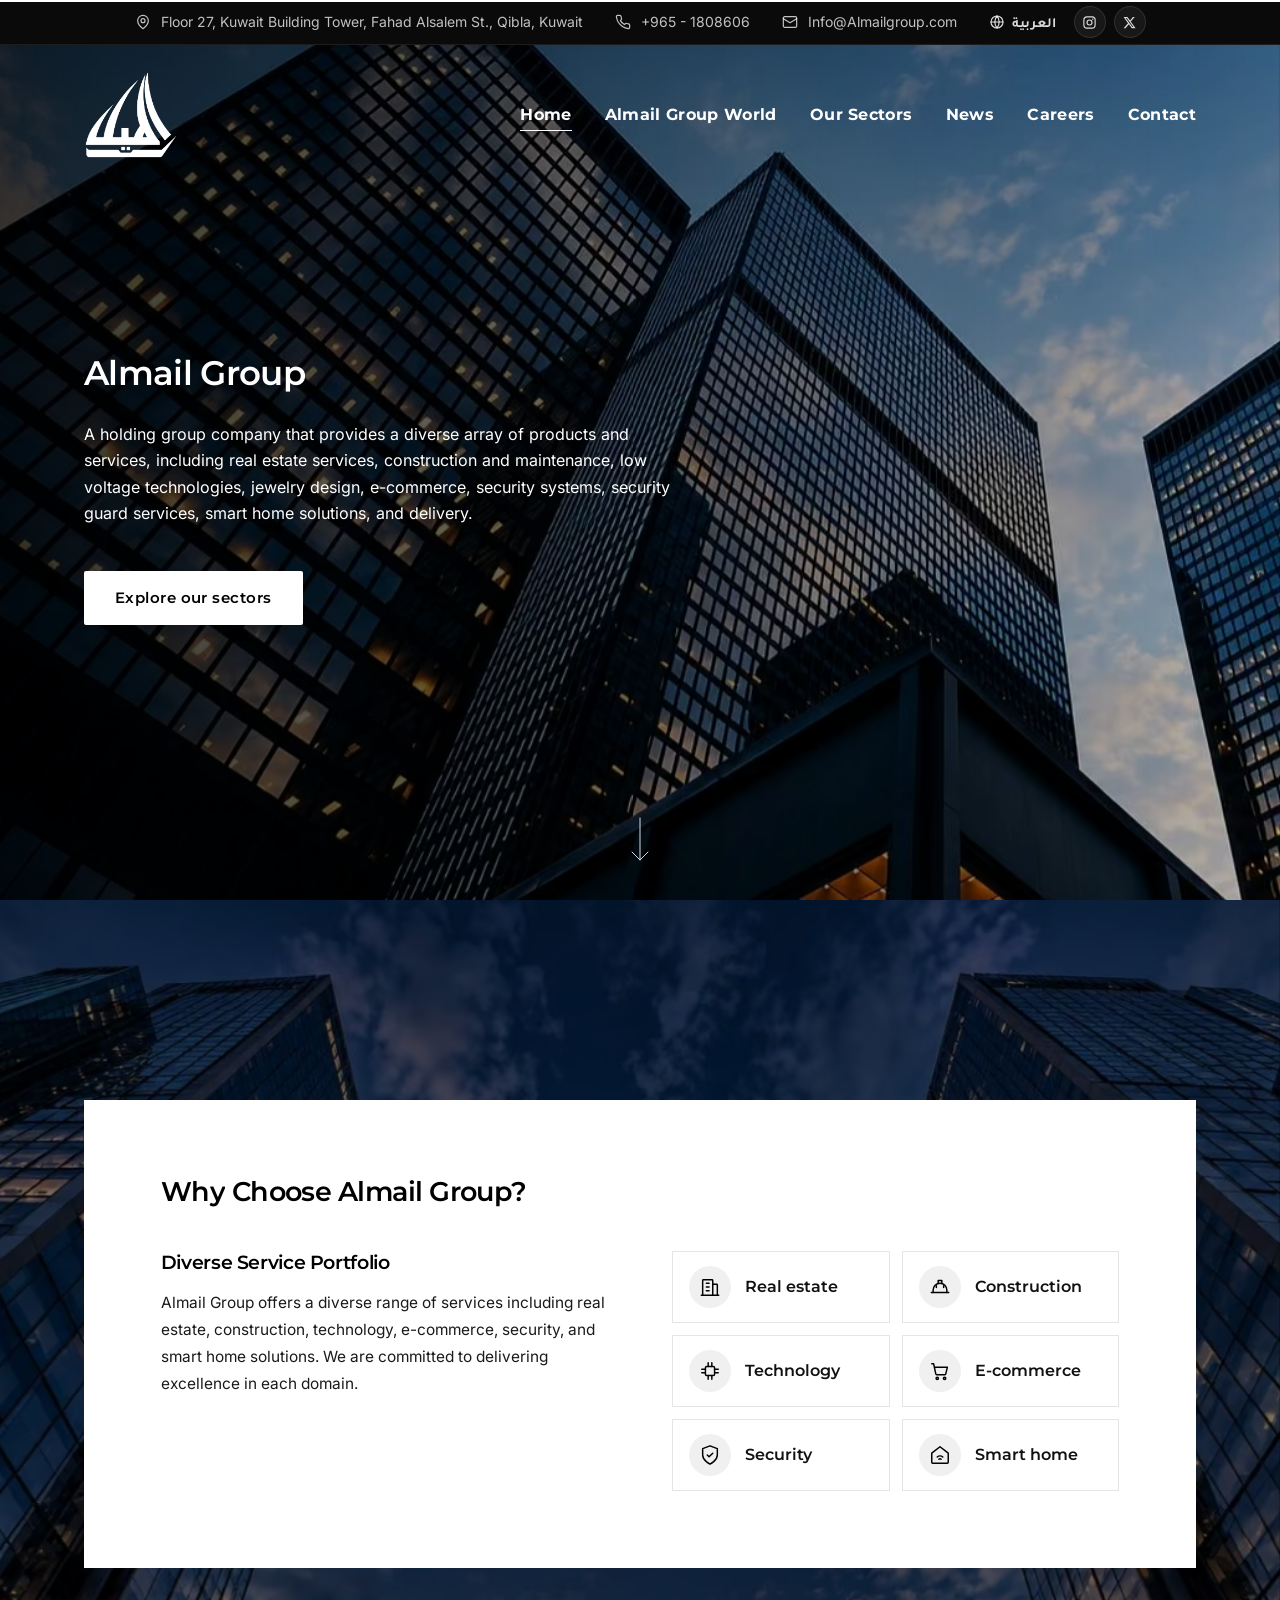
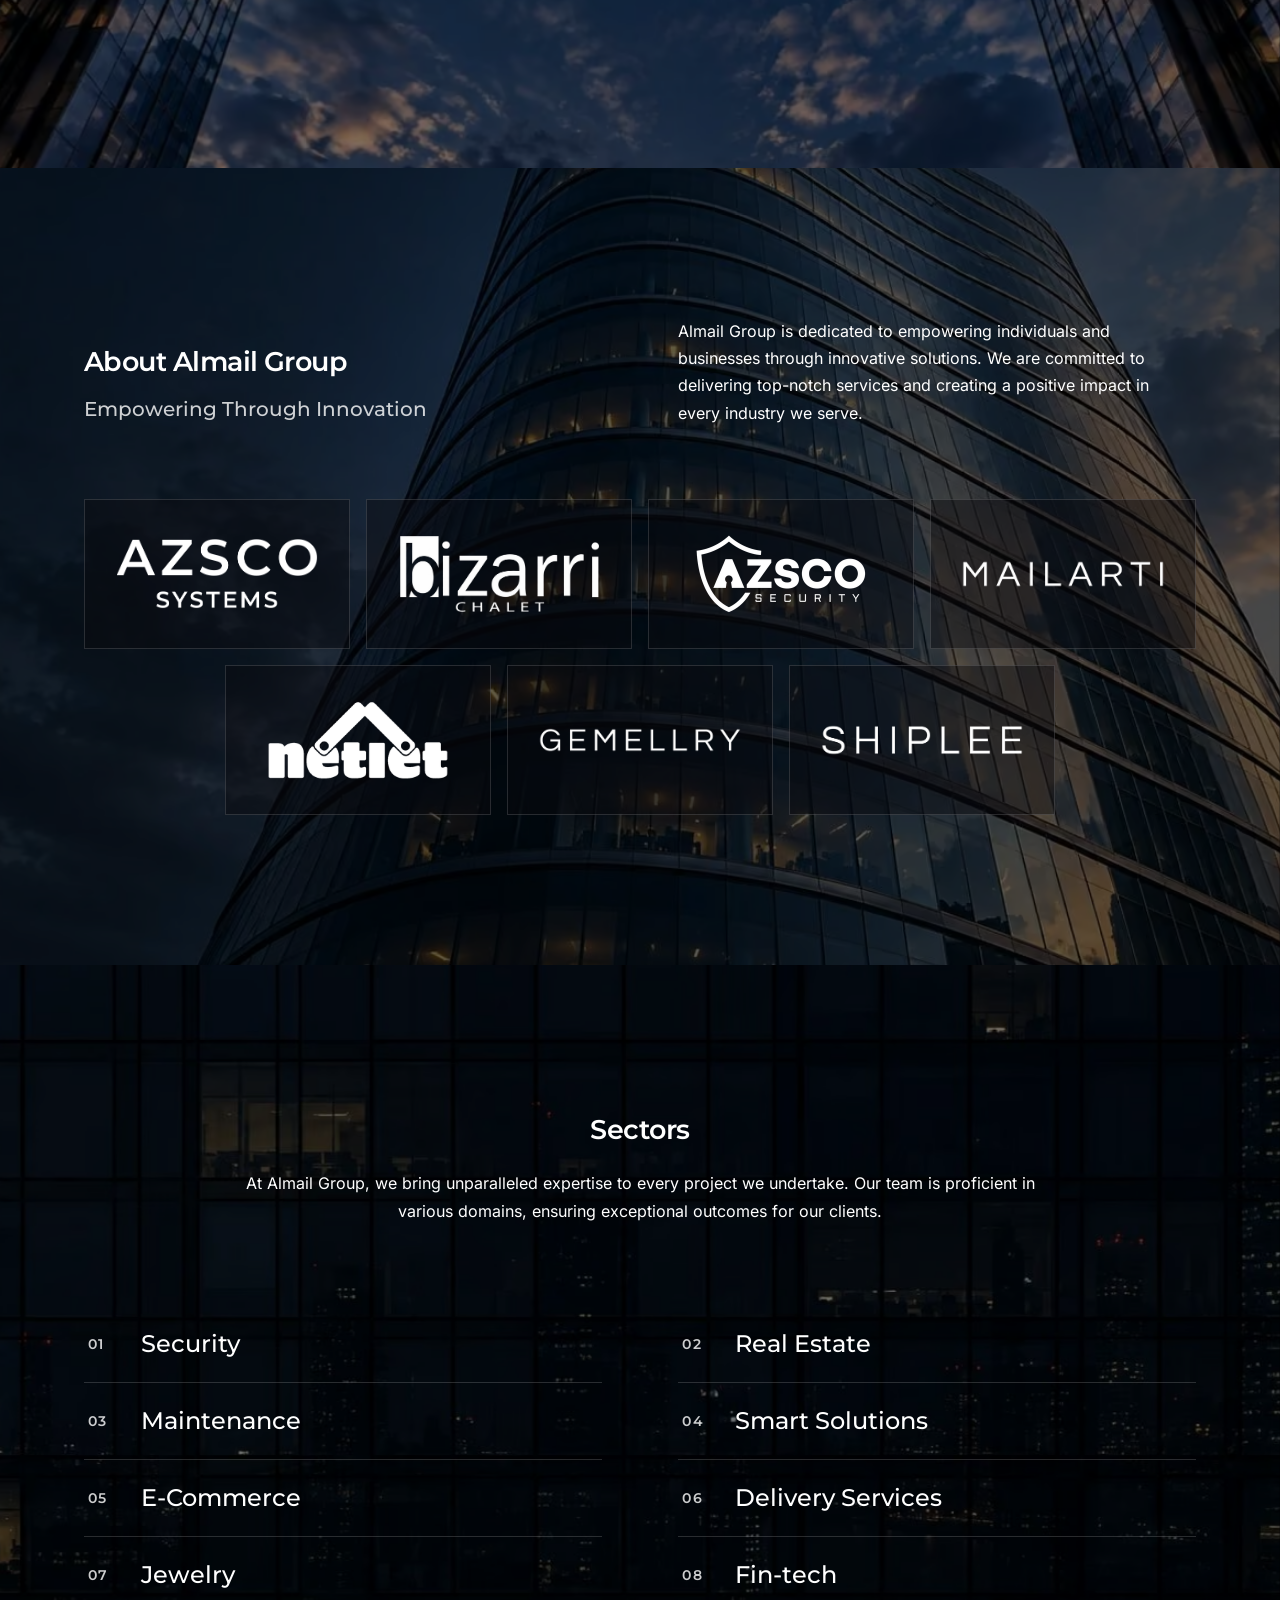
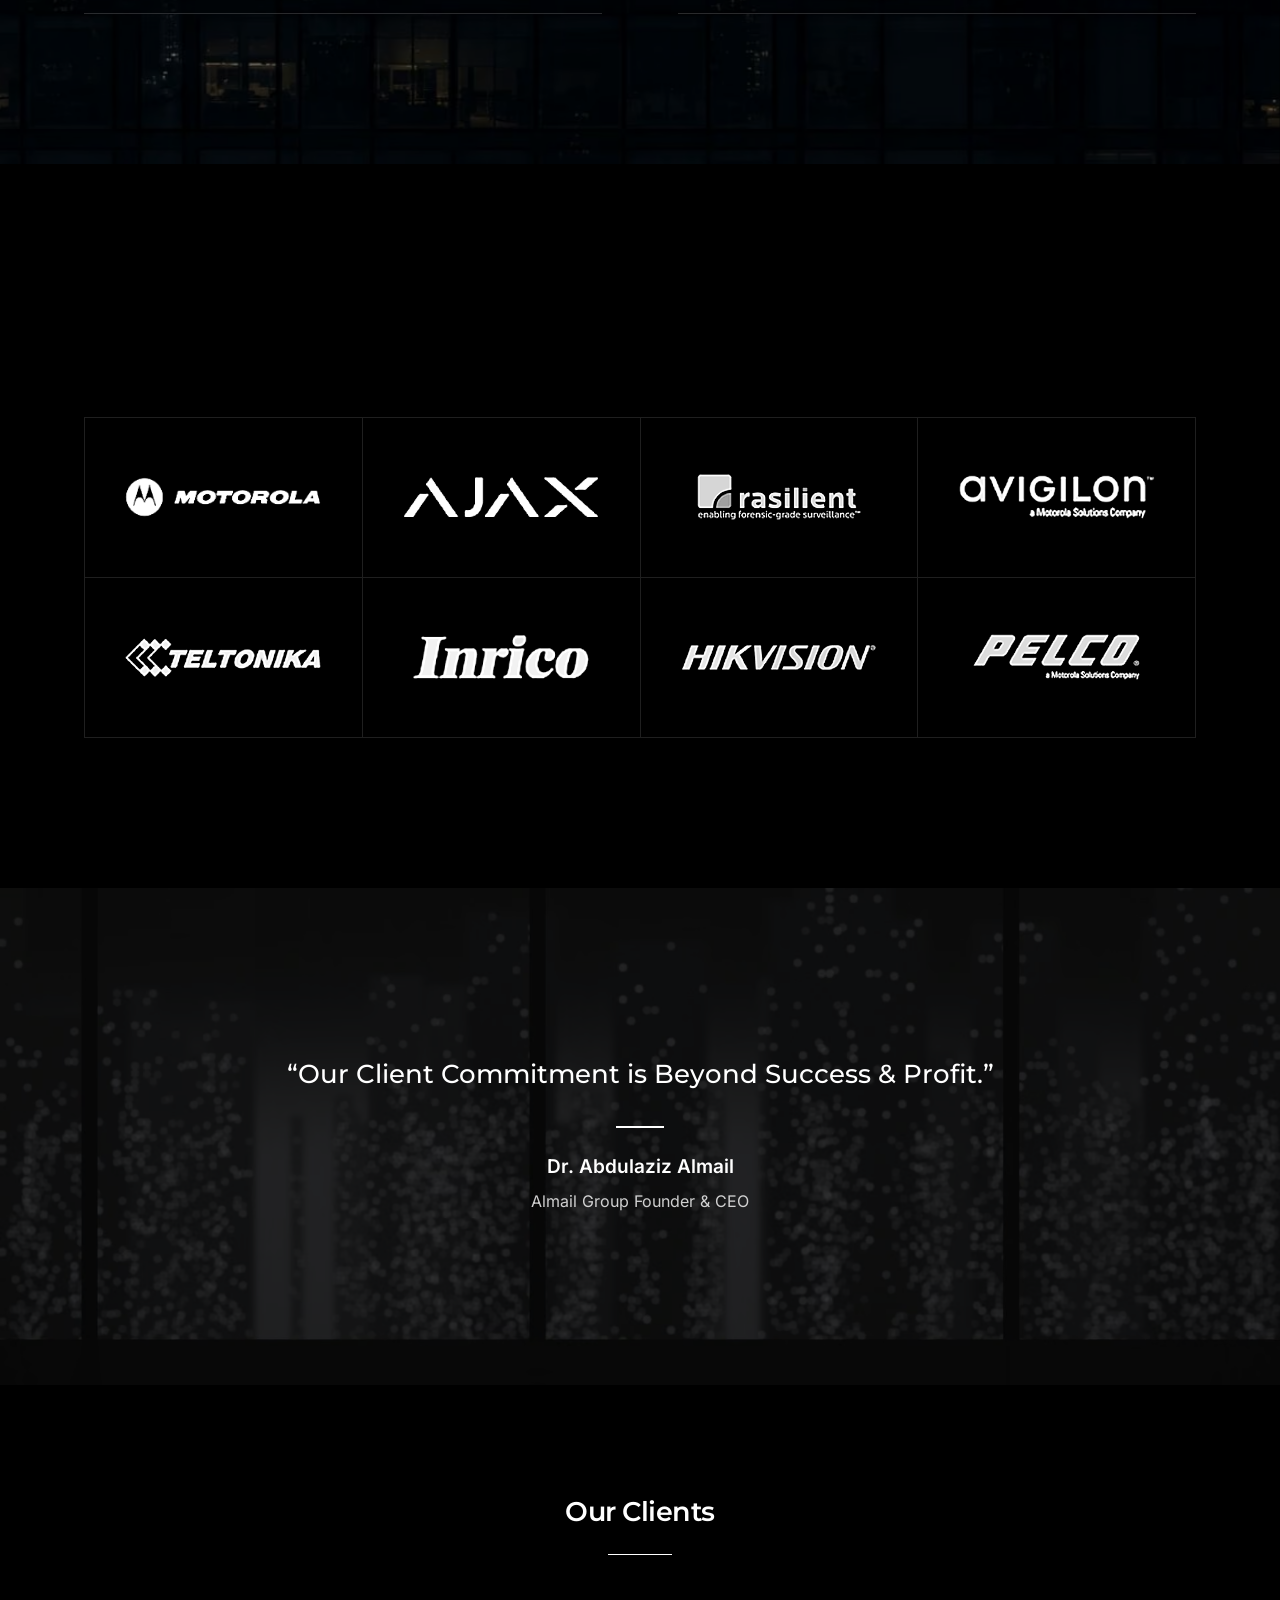
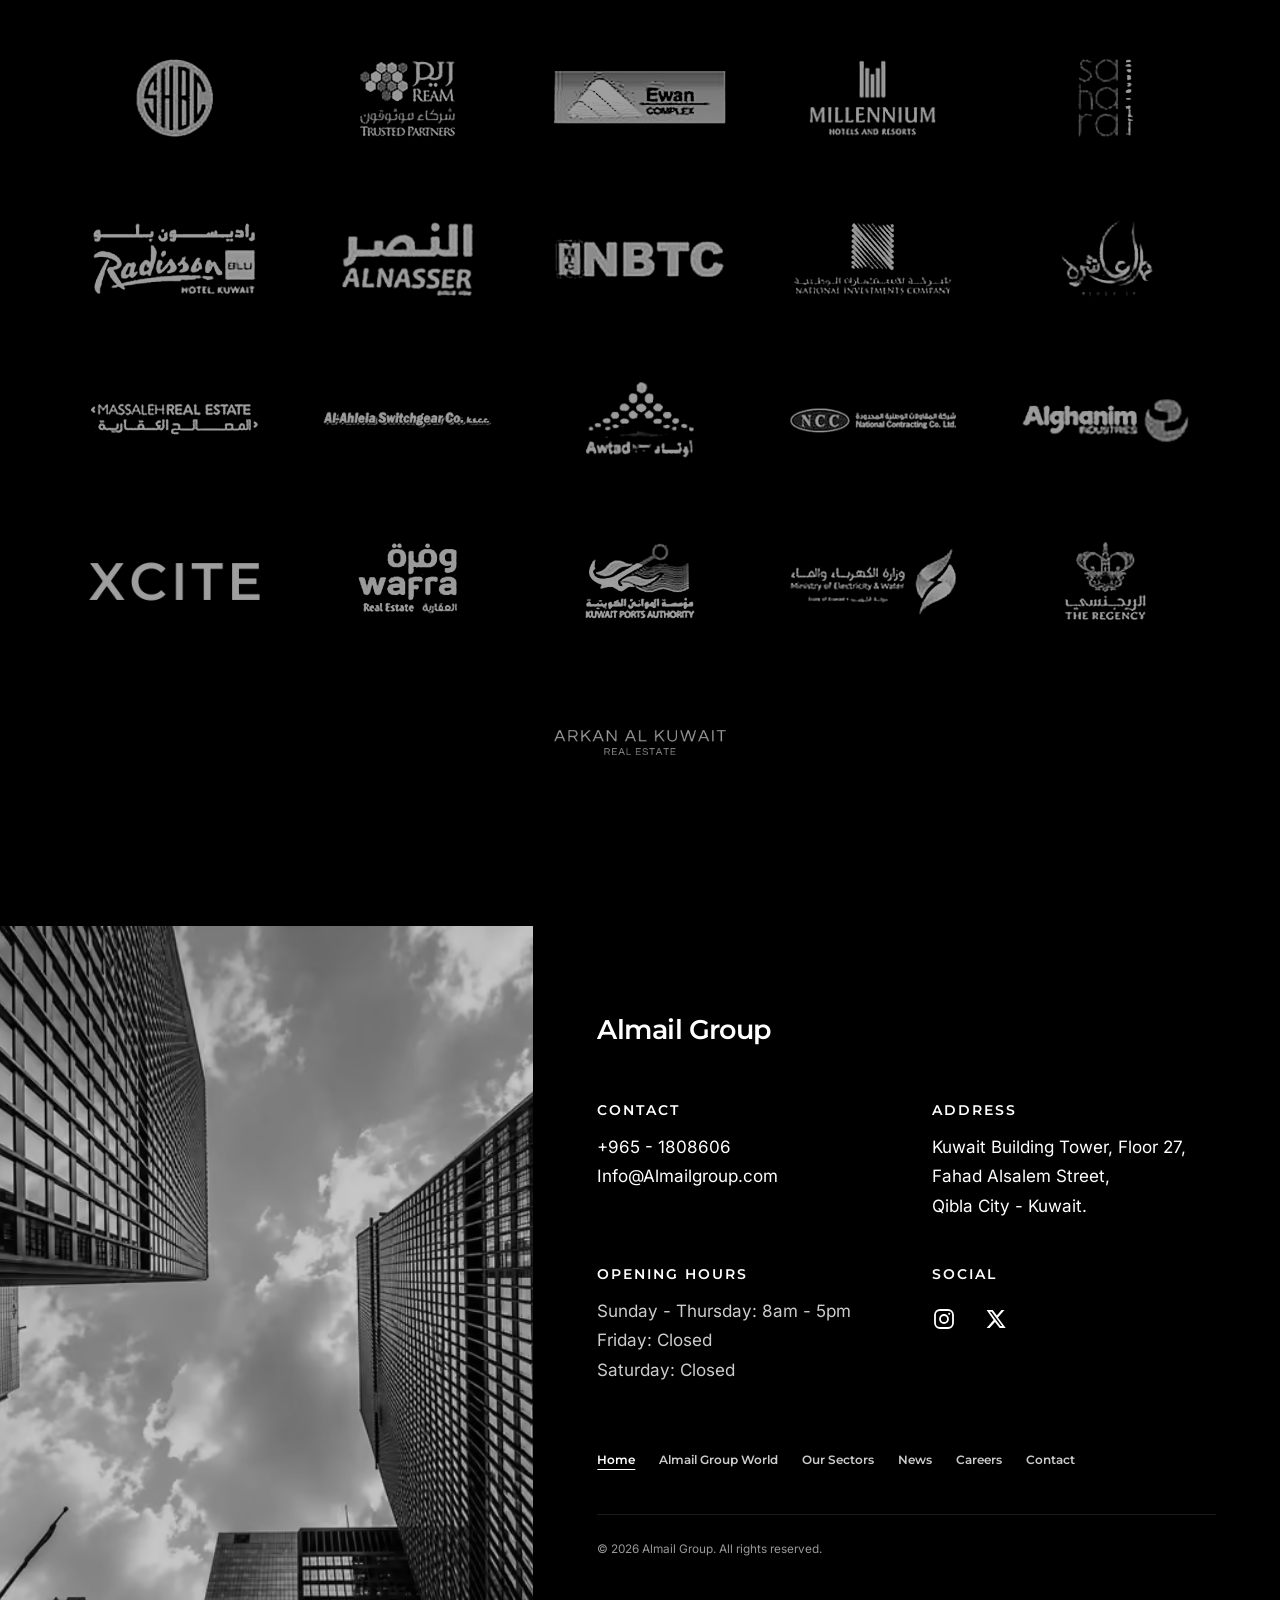
<file: index.html>
<!DOCTYPE html>
<html lang="en">
<head>
<meta charset="utf-8">
<meta name="viewport" content="width=device-width, initial-scale=1">
<title>Almail Group | Security</title>
<meta name="description" content="Almail Group is a Kuwait holding group: real estate, construction and maintenance, low voltage technology, security, e-commerce, jewelry, smart homes and delivery.">
<meta name="theme-color" content="#000000">
<link rel="canonical" href="https://www.almailgroup.com/">
<link rel="alternate" hreflang="en" href="https://www.almailgroup.com/">
<link rel="alternate" hreflang="ar" href="https://www.almailgroup.com/ar/">
<link rel="alternate" hreflang="x-default" href="https://www.almailgroup.com/">
<meta property="og:type" content="website">
<meta property="og:site_name" content="Almail Group">
<meta property="og:locale" content="en_US">
<meta property="og:locale:alternate" content="ar_KW">
<meta property="og:title" content="Almail Group | Security">
<meta property="og:description" content="Almail Group is a Kuwait holding group: real estate, construction and maintenance, low voltage technology, security, e-commerce, jewelry, smart homes and delivery.">
<meta property="og:url" content="https://www.almailgroup.com/">
<meta property="og:image" content="https://www.almailgroup.com/assets/img/og-share.jpg?v=f45fd65ebc">
<meta property="og:image:width" content="1200">
<meta property="og:image:height" content="630">
<meta name="twitter:card" content="summary_large_image">
<link rel="icon" type="image/png" sizes="32x32" href="/assets/img/favicon-32.png?v=187c327753">
<link rel="icon" type="image/png" sizes="192x192" href="/assets/img/favicon-192.png?v=b509cb3de9">
<link rel="apple-touch-icon" href="/assets/img/apple-touch-icon.png?v=9ba8148e47">
<link rel="manifest" href="/manifest.webmanifest">
<meta name="apple-mobile-web-app-title" content="Almail Group">
<link rel="preload" href="/assets/fonts/inter-latin.woff2?v=c0815e503a" as="font" type="font/woff2" crossorigin>
<link rel="preload" href="/assets/fonts/montserrat-latin.woff2?v=a5ec54920b" as="font" type="font/woff2" crossorigin>
<link rel="preload" as="image" type="image/avif" href="/assets/img/photos/hero-glass-towers.avif?v=f19c75d0f5" imagesrcset="/assets/img/photos/hero-glass-towers-960.avif?v=be827139dd 960w, /assets/img/photos/hero-glass-towers.avif?v=f19c75d0f5 1672w" imagesizes="100vw" media="not all and (max-width: 640px) and (orientation: portrait)" fetchpriority="high">
<link rel="preload" as="image" type="image/avif" href="/assets/img/photos/hero-glass-towers-portrait.avif?v=7b2e46c33b" media="(max-width: 640px) and (orientation: portrait)" fetchpriority="high">
<style>
@font-face {
font-family: "Inter";
src: url(/assets/fonts/inter-latin.woff2?v=c0815e503a) format("woff2");
font-weight: 400 600;
font-display: swap;
}
@font-face {
font-family: "Montserrat";
src: url(/assets/fonts/montserrat-latin.woff2?v=a5ec54920b) format("woff2");
font-weight: 100 900;
font-display: swap;
}
@font-face {
font-family: "Inter Fallback";
src: local("Arial"), local("ArialMT"), local("Liberation Sans");
size-adjust: 107.48%;
ascent-override: 90.13%;
descent-override: 22.44%;
line-gap-override: 0%;
}
@font-face {
font-family: "Montserrat Fallback";
src: local("Arial"), local("ArialMT"), local("Liberation Sans");
font-weight: 100 500;
size-adjust: 113.5%;
ascent-override: 85.29%;
descent-override: 22.11%;
line-gap-override: 0%;
}
@font-face {
font-family: "Montserrat Fallback";
src: local("Arial Bold"), local("Arial-BoldMT"), local("Liberation Sans Bold");
font-weight: 600 900;
size-adjust: 107.53%;
ascent-override: 90.02%;
descent-override: 23.34%;
line-gap-override: 0%;
}
@font-face {
font-family: "Cairo";
src: url(/assets/fonts/cairo-arabic.woff2?v=714d40cf07) format("woff2");
font-weight: 200 1000;
font-display: swap;
unicode-range: U+0600-06FF, U+0750-077F, U+0870-08FF, U+200C-200E, U+2010-2011, U+204F, U+2E41, U+FB50-FDFF, U+FE70-FEFC;
}
@font-face {
font-family: "Tajawal";
src: url(/assets/fonts/tajawal-arabic-400.woff2?v=86dcc0150b) format("woff2");
font-weight: 400;
font-display: swap;
unicode-range: U+0600-06FF, U+0750-077F, U+0870-08FF, U+200C-200E, U+2010-2011, U+204F, U+2E41, U+FB50-FDFF, U+FE70-FEFC;
}
@font-face {
font-family: "Tajawal";
src: url(/assets/fonts/tajawal-arabic-700.woff2?v=18fca0c18f) format("woff2");
font-weight: 700;
font-display: swap;
unicode-range: U+0600-06FF, U+0750-077F, U+0870-08FF, U+200C-200E, U+2010-2011, U+204F, U+2E41, U+FB50-FDFF, U+FE70-FEFC;
}
:root {
--black: #000;
--ink: #0a0a0a;
--charcoal: #1c1c1c;
--white: #fff;
--soft: rgba(255, 255, 255, .8);
--card: #111114;
--line: rgba(255, 255, 255, .14);
--font-head: "Montserrat", "Montserrat Fallback", "Helvetica Neue", Helvetica, Arial, sans-serif;
--font-nav: var(--font-head);
--font-body: "Inter", "Inter Fallback", "Helvetica Neue", Helvetica, Arial, sans-serif;
--h1: 33.6px;
--h2: 27.2px;
--wrap: 1240px;
--gutter: clamp(20px, 5vw, 64px);
--section: clamp(88px, 12vw, 150px);
--ease: cubic-bezier(.2, .7, .2, 1);
}
html[lang="ar"] {
--font-head: "Cairo", "Montserrat", "Montserrat Fallback", Tahoma, "Geeza Pro", sans-serif;
--font-body: "Tajawal", "Inter", "Inter Fallback", Tahoma, "Geeza Pro", sans-serif;
}
*, *::before, *::after { box-sizing: border-box; }
html {
-webkit-text-size-adjust: 100%;
scroll-behavior: smooth;
scroll-padding-top: 80px;
}
body {
margin: 0;
background: var(--black);
color: var(--white);
font: 400 16px/1.75 var(--font-body);
-webkit-font-smoothing: antialiased;
-moz-osx-font-smoothing: grayscale;
}
img { display: block; max-width: 100%; height: auto; }
input, select, textarea { font-size: 16px; }
picture { display: contents; }
a, button { -webkit-tap-highlight-color: rgba(255, 255, 255, .15); }
h1, h2, h3 {
margin: 0;
font-family: var(--font-head);
font-weight: 600;
line-height: 1.12;
letter-spacing: -.02em;
}
h1, h2 { text-wrap: balance; }
h1 { font-size: var(--h1); }
h2 { font-size: var(--h2); }
p { margin: 0; }
a { color: inherit; }
ul { margin: 0; padding: 0; list-style: none; }
address { font-style: normal; }
:focus-visible { outline: 2px solid var(--white); outline-offset: 4px; }
.wrap {
width: 100%;
max-width: var(--wrap);
margin-inline: auto;
padding-inline: var(--gutter);
}
.skip-link {
position: absolute;
inset-inline-start: 16px;
top: -60px;
z-index: 100;
padding: 10px 16px;
background: var(--white);
color: var(--black);
font: 600 14px var(--font-nav);
text-decoration: none;
}
.skip-link:focus { top: 16px; }
.has-bg { position: relative; isolation: isolate; overflow: hidden; }
.bg { position: absolute; inset: 0; z-index: -2; }
.bg img { width: 100%; height: 100%; object-fit: cover; }
.photo { isolation: isolate; }
.has-hint.is-near::before {
content: "";
position: absolute;
inset: -40px;
z-index: -1;
background: var(--hint) var(--focus) 50% / cover no-repeat;
filter: blur(24px);
}
.has-hint.is-loaded::before { visibility: hidden; transition: visibility 0s .8s; }
.js .photo-fade img { opacity: 0; transition: opacity .7s var(--ease); }
.js .photo-fade.is-loaded img { opacity: 1; }
.has-bg::before {
content: "";
position: absolute;
inset: 0;
z-index: -1;
background: rgba(0, 0, 0, var(--overlay, .6));
}
.site-header {
position: absolute;
top: 0;
left: 0;
right: 0;
z-index: 20;
}
.topbar {
background: var(--ink);
border-bottom: 1px solid rgba(255, 255, 255, .08);
font-size: 14px;
color: rgba(255, 255, 255, .75);
}
.topbar-inner { display: flex; align-items: center; justify-content: center; gap: 32px; min-height: 44px; }
.topbar-contact { display: flex; align-items: center; gap: 32px; }
.topbar-contact li { display: flex; align-items: center; gap: 10px; white-space: nowrap; }
.topbar-contact svg { flex-shrink: 0; width: 16px; height: 16px; }
.topbar-contact a { color: inherit; text-decoration: none; transition: color .25s var(--ease); }
.tb-short { display: none; }
.topbar-social { display: flex; gap: 8px; }
.topbar-social a {
display: inline-flex;
align-items: center;
justify-content: center;
width: 32px;
height: 32px;
border: 1px solid rgba(255, 255, 255, .1);
border-radius: 50%;
background: rgba(255, 255, 255, .06);
color: rgba(255, 255, 255, .85);
transition: color .25s var(--ease), border-color .25s var(--ease);
}
.topbar-social svg { width: 15px; height: 15px; }
.topbar-end { display: flex; align-items: center; gap: 18px; }
.lang-link {
display: inline-flex;
align-items: center;
gap: 7px;
min-height: 32px;
font: 600 14px/1 var(--font-nav);
color: rgba(255, 255, 255, .85);
text-decoration: none;
transition: color .25s var(--ease);
}
.lang-link svg { width: 16px; height: 16px; }
.lang-link[lang="ar"],
.m-lang[lang="ar"],
.not-found-ar { font-family: "Tajawal", Tahoma, "Geeza Pro", sans-serif; }
.header-inner { display: flex; align-items: center; justify-content: space-between; gap: 32px; padding-block: 26px; }
.site-header.is-stuck {
position: fixed;
background: rgba(8, 8, 10, .96);
border-bottom: 1px solid rgba(255, 255, 255, .08);
animation: header-in .35s var(--ease);
}
.site-header.is-stuck .topbar { display: none; }
.site-header.is-stuck .header-inner { padding-block: 10px; }
.site-header.is-stuck .brand-logo { height: 54px; }
.site-header.is-stuck { transition: transform .25s var(--ease); }
.site-header.is-stuck.is-hidden { animation: none; transform: translateY(-100%); }
@keyframes header-in {
from { transform: translateY(-100%); }
to { transform: none; }
}
.brand { display: inline-flex; flex-shrink: 0; }
.brand-logo { width: auto; height: 88px; }
.nav { margin-inline-start: auto; }
.nav ul { display: flex; align-items: center; gap: clamp(20px, 2.6vw, 40px); }
.header-lang { display: none; }
@media (min-width: 1081px) {
.site-header.is-stuck .header-lang { display: inline-flex; }
}
.nav-link {
position: relative;
display: inline-block;
padding-block: 8px;
font: 700 16px/1.2 var(--font-nav);
letter-spacing: .02em;
color: var(--white);
text-decoration: none;
white-space: nowrap;
transition: color .25s var(--ease);
}
.nav-link::after {
content: "";
position: absolute;
left: 0;
right: 0;
bottom: 2px;
height: 1px;
background: currentColor;
transform: scaleX(0);
transform-origin: left;
transition: transform .35s var(--ease);
}
.nav-link[aria-current="page"]::after { transform: scaleX(1); }
.header-actions { display: none; align-items: center; gap: 10px; margin-inline-end: -6px; }
.burger {
display: none;
position: relative;
width: 44px;
height: 44px;
padding: 0;
border: 0;
background: none;
color: var(--white);
cursor: pointer;
}
.burger span,
.burger span::before,
.burger span::after {
position: absolute;
left: 10px;
width: 24px;
height: 1.5px;
background: currentColor;
content: "";
}
.burger span { top: 50%; }
.burger span::before { left: 0; top: -8px; }
.burger span::after { left: 0; top: 8px; }
.backdrop {
position: fixed;
inset: 0;
z-index: 40;
background: rgba(0, 0, 0, .6);
opacity: 0;
visibility: hidden;
transition: opacity .3s var(--ease), visibility 0s .3s;
}
.backdrop.is-open { opacity: 1; visibility: visible; transition: opacity .3s var(--ease); }
.mobile-nav {
position: fixed;
top: 0;
inset-inline-end: 0;
bottom: 0;
z-index: 50;
display: flex;
flex-direction: column;
width: min(380px, 88vw);
padding: 22px 28px 32px;
background: var(--ink);
overflow-y: auto;
overscroll-behavior: contain;
transform: translateX(100%);
visibility: hidden;
transition: transform .4s var(--ease), visibility 0s .4s;
}
.mobile-nav.is-open { transform: none; visibility: visible; transition: transform .4s var(--ease); }
.mobile-nav-head { display: flex; align-items: center; justify-content: space-between; margin-bottom: 36px; }
.mobile-nav-head .brand-logo { height: 56px; }
.close {
width: 44px;
height: 44px;
padding: 10px;
border: 0;
background: none;
color: var(--white);
cursor: pointer;
}
.close svg { width: 24px; height: 24px; }
.m-link {
display: block;
padding: 14px 0;
border-bottom: 1px solid rgba(255, 255, 255, .1);
font: 700 20px/1.3 var(--font-nav);
color: var(--white);
text-decoration: none;
}
.m-link[aria-current="page"] { text-decoration: underline; text-decoration-thickness: 1px; text-underline-offset: 8px; }
.m-link:active { color: var(--soft); }
.m-lang {
display: flex;
align-items: center;
gap: 10px;
min-height: 52px;
border-bottom: 1px solid rgba(255, 255, 255, .1);
font: 600 18px/1.3 var(--font-nav);
color: var(--soft);
text-decoration: none;
}
.m-lang svg { width: 18px; height: 18px; color: var(--soft); }
.m-lang:active { color: var(--soft); }
.m-contact { margin-top: auto; padding-top: 36px; }
.m-call { width: 100%; }
.m-details { display: grid; gap: 2px; margin-top: 18px; font-size: 16px; color: var(--soft); }
.m-details li { display: flex; align-items: center; gap: 12px; }
.m-details svg { flex-shrink: 0; width: 18px; height: 18px; color: var(--soft); }
.m-details a,
.m-details span { padding-block: 9px; }
.m-details a { color: var(--white); text-decoration: none; }
.m-social { margin-top: 10px; }
.hero {
display: flex;
align-items: center;
min-height: 100vh;
min-height: 100svh;
padding-block: 200px 120px;
}
.hero::before {
background: linear-gradient(90deg, rgba(0, 0, 0, .78) 0%, rgba(0, 0, 0, .58) 42%, rgba(0, 0, 0, .28) 100%);
}
.hero-title { margin-bottom: 28px; font-size: 33.5px; }
.hero-actions { display: flex; flex-wrap: wrap; gap: 14px; margin-top: 44px; }
.btn {
display: inline-flex;
align-items: center;
justify-content: center;
min-height: 54px;
padding: 0 30px;
border: 1px solid transparent;
border-radius: 2px;
font: 600 15px/1 var(--font-nav);
letter-spacing: .03em;
text-decoration: none;
transition: background .3s var(--ease), border-color .3s var(--ease), color .3s var(--ease), transform .15s var(--ease);
}
.btn:active { transform: scale(.97); }
.btn { gap: 10px; }
.btn svg { flex-shrink: 0; width: 18px; height: 18px; }
.btn-primary { background: var(--white); color: var(--black); }
.btn-ghost { border-color: rgba(255, 255, 255, .6); color: var(--white); }
.hero-lead {
max-width: 600px;
font-size: 16px;
line-height: 1.65;
color: var(--white);
}
.scroll-cue {
position: absolute;
left: 50%;
bottom: 28px;
width: 44px;
height: 64px;
margin-left: -22px;
padding: 8px 10px;
color: var(--white);
opacity: .85;
}
.scroll-cue svg { width: 24px; height: 48px; animation: nudge 2.4s ease-in-out infinite; }
@keyframes nudge {
0%, 100% { transform: translateY(-4px); }
50% { transform: translateY(6px); }
}
.why { --overlay: .5; padding-block: clamp(110px, 16vw, 200px); }
.why-band {
max-width: 1160px;
padding: clamp(36px, 6vw, 84px);
background: var(--white);
color: var(--black);
}
.why-band h2 { margin-bottom: clamp(28px, 4vw, 44px); }
.why-band h3 { margin-bottom: 16px; font-size: 18.6px; line-height: 1.25; }
.why-band p { font-size: 15.4px; color: #1a1a1a; }
.why-body {
display: grid;
grid-template-columns: minmax(0, 1fr) minmax(0, 1fr);
gap: clamp(32px, 5vw, 72px);
align-items: start;
}
.why-areas { display: grid; grid-template-columns: repeat(2, minmax(0, 1fr)); gap: 12px; }
.why-areas li {
display: flex;
align-items: center;
gap: 14px;
padding: 14px 16px;
border: 1px solid #e5e5e5;
font: 600 16px/1.25 var(--font-head);
color: #111;
}
.why-icon {
display: inline-flex;
flex-shrink: 0;
align-items: center;
justify-content: center;
width: 42px;
height: 42px;
border-radius: 50%;
background: #f0f0f0;
color: var(--black);
}
.why-icon svg { width: 22px; height: 22px; }
.about { --overlay: .62; padding-block: var(--section); }
.section-head { margin-bottom: clamp(48px, 7vw, 84px); }
.subtitle {
margin-top: 14px;
font-family: var(--font-head);
font-weight: 500;
font-size: 20px;
color: var(--soft);
}
.about-head {
display: grid;
grid-template-columns: minmax(0, 1fr) minmax(0, 1fr);
gap: clamp(32px, 6vw, 96px);
align-items: end;
margin-bottom: clamp(48px, 6vw, 72px);
}
.about-head .section-head { margin-bottom: 0; }
.about-text { font-size: 16px; line-height: 1.7; color: var(--white); }
.sub-logos {
--cols: 4;
--gx: 16px;
display: flex;
flex-wrap: wrap;
justify-content: center;
gap: var(--gx);
}
.sub-logos li {
display: flex;
flex: 0 0 calc((100% - (var(--cols) - 1) * var(--gx)) / var(--cols));
height: 150px;
border: 1px solid var(--line);
background: rgba(10, 10, 14, .45);
transition: background .3s var(--ease), border-color .3s var(--ease);
}
.sub-logos a { display: flex; align-items: center; justify-content: center; width: 100%; padding: 26px; }
.sub-logos a:active { background: rgba(255, 255, 255, .06); }
.sub-logos img { width: auto; max-width: 100%; max-height: 84px; object-fit: contain; }
.sectors { --overlay: .55; padding-block: var(--section); }
.sectors-head { max-width: 800px; margin: 0 auto clamp(48px, 7vw, 80px); text-align: center; }
.sectors-head p { margin-top: 24px; font-size: 16px; color: var(--white); }
.sector-list {
display: grid;
grid-template-columns: repeat(2, minmax(0, 1fr));
column-gap: clamp(32px, 6vw, 96px);
max-width: 1120px;
margin-inline: auto;
}
.sector-list li { border-bottom: 1px solid rgba(255, 255, 255, .16); }
.sector-list li:nth-child(-n + 2) { border-top: 1px solid rgba(255, 255, 255, .16); }
.sector-link {
display: flex;
align-items: center;
gap: 22px;
padding: 24px 4px;
font: 500 24px/1.15 var(--font-head);
color: var(--white);
text-decoration: none;
transition: color .35s var(--ease);
}
.sector-num {
min-width: 2.2em;
font: 600 14px/1 var(--font-nav);
letter-spacing: .1em;
color: var(--soft);
}
.sector-name { flex: 1; transition: transform .45s var(--ease); }
.sector-arrow {
display: inline-flex;
color: var(--white);
opacity: 0;
transform: translateX(-10px);
transition: opacity .35s var(--ease), transform .45s var(--ease);
}
.sector-arrow svg { width: 28px; height: 28px; }
.sector-link:active { color: var(--soft); }
.sector-link:focus-visible .sector-name { transform: translateX(6px); }
.sector-link:focus-visible .sector-arrow { opacity: 1; transform: none; }
.logo-grid {
--cols: 4;
--gx: 32px;
display: flex;
flex-wrap: wrap;
justify-content: center;
column-gap: var(--gx);
margin-inline: auto;
}
.logo-grid li {
display: flex;
flex: 0 0 calc((100% - (var(--cols) - 1) * var(--gx)) / var(--cols));
align-items: center;
justify-content: center;
}
.logo-grid img { width: auto; max-width: 100%; object-fit: contain; }
.partners { padding-block: var(--section); background: var(--black); }
.logo-grid--partners {
display: grid;
grid-template-columns: repeat(4, minmax(0, 1fr));
column-gap: 0;
max-width: 1160px;
margin-top: clamp(48px, 6vw, 72px);
border-top: 1px solid rgba(255, 255, 255, .12);
border-inline-start: 1px solid rgba(255, 255, 255, .12);
}
.logo-grid--partners li {
height: 160px;
padding: 28px;
border-inline-end: 1px solid rgba(255, 255, 255, .12);
border-bottom: 1px solid rgba(255, 255, 255, .12);
transition: background .3s var(--ease);
}
.logo-grid--partners img { max-height: 58px; max-width: min(210px, 100%); }
.clients-head { padding-block: clamp(80px, 9vw, 112px) clamp(48px, 6vw, 64px); background: var(--black); text-align: center; }
.divider { display: block; width: 64px; height: 1px; margin: 26px auto 0; background: var(--white); }
.clients-body { padding-block: clamp(8px, 2vw, 24px) clamp(80px, 10vw, 130px); background: var(--black); }
.logo-grid--clients {
--cols: 5;
--gx: clamp(24px, 4vw, 52px);
row-gap: clamp(36px, 4vw, 56px);
max-width: 1160px;
}
.logo-grid--clients li { height: 110px; }
.logo-grid--clients img {
max-height: 84px;
max-width: min(190px, 100%);
opacity: .62;
transition: opacity .35s var(--ease);
}
.quote { --overlay: .58; padding-block: clamp(110px, 14vw, 170px); text-align: center; }
.quote-track { display: grid; }
.quote-slide { grid-area: 1 / 1; transition: opacity .7s var(--ease); }
.quote figure { margin: 0; }
.quote-slide[hidden] { display: block; visibility: hidden; opacity: 0; }
.quote blockquote { margin: 0 auto; max-width: 960px; }
.quote blockquote p { font: 500 26px/1.25 var(--font-head); text-wrap: balance; }
.quote figcaption { display: flex; flex-direction: column; align-items: center; gap: 4px; margin-top: 36px; }
.quote figcaption::before { content: ""; width: 48px; height: 2px; margin-bottom: 18px; background: var(--white); }
.quote-name { font-size: 19px; font-weight: 600; }
.quote-role { font-size: 16px; color: var(--soft); }
.quote-dots { display: flex; justify-content: center; gap: 4px; margin-top: 48px; }
.quote-dot {
position: relative;
width: 24px;
height: 24px;
padding: 0;
border: 0;
background: none;
cursor: pointer;
}
.quote-dot::before {
content: "";
position: absolute;
inset: 8px;
border: 1px solid var(--white);
border-radius: 50%;
transition: background .3s var(--ease);
}
.quote-dot[aria-current="true"]::before { background: var(--white); }
.site-footer { display: grid; grid-template-columns: minmax(0, 5fr) minmax(0, 7fr); background: var(--black); }
.footer-photo { position: relative; min-height: 100%; overflow: hidden; }
.footer-photo.has-hint::before { background-position: center; filter: grayscale(1) brightness(.78) blur(24px); }
.footer-photo img { position: absolute; inset: 0; width: 100%; height: 100%; object-fit: cover; filter: grayscale(1) brightness(.78); }
.footer-panel { padding: clamp(56px, 7vw, 100px) clamp(28px, 5vw, 80px) clamp(32px, 4vw, 48px); }
.footer-title { margin-bottom: clamp(36px, 5vw, 56px); font-size: var(--h2); }
.footer-grid { display: grid; grid-template-columns: repeat(auto-fit, minmax(240px, 1fr)); gap: 44px clamp(24px, 4vw, 56px); }
.footer-nav { margin-top: clamp(40px, 5vw, 56px); }
.footer-nav ul { display: flex; flex-wrap: wrap; gap: 4px 24px; }
.footer-nav a {
display: inline-flex;
align-items: center;
min-height: 36px;
font: 600 11.8px/1.2 var(--font-nav);
color: var(--soft);
text-decoration: none;
transition: color .25s var(--ease);
}
.footer-nav a[aria-current="page"] { color: var(--white); text-decoration: underline; text-decoration-thickness: 1px; text-underline-offset: 5px; }
.footer-legal {
margin-top: clamp(28px, 3vw, 36px);
padding-top: 24px;
border-top: 1px solid rgba(255, 255, 255, .1);
font-size: 11.8px;
color: rgba(255, 255, 255, .6);
}
.footer-grid h3 {
margin-bottom: 14px;
font: 600 14px/1.2 var(--font-nav);
letter-spacing: .14em;
text-transform: uppercase;
}
.footer-grid p,
.footer-grid address,
.footer-contact { font-size: 17px; line-height: 1.75; color: var(--soft); }
.footer-grid a { color: var(--white); text-decoration: none; }
.social { display: flex; gap: 8px; margin-inline-start: -10px; }
.social a { display: inline-flex; width: 44px; height: 44px; padding: 10px; color: var(--white); transition: color .25s var(--ease); }
.social svg { width: 24px; height: 24px; }
.to-top {
position: fixed;
inset-inline-end: 16px;
bottom: 16px;
z-index: 30;
display: inline-flex;
align-items: center;
justify-content: center;
width: 48px;
height: 48px;
padding: 0;
border: 1px solid rgba(255, 255, 255, .3);
border-radius: 50%;
background: rgba(8, 8, 10, .92);
color: var(--white);
cursor: pointer;
opacity: 0;
visibility: hidden;
transform: translateY(12px);
transition: opacity .3s var(--ease), transform .3s var(--ease), visibility 0s .3s;
}
.to-top[hidden] { display: none; }
.to-top.is-visible { opacity: 1; visibility: visible; transform: none; transition: opacity .3s var(--ease), transform .3s var(--ease); }
.to-top svg { width: 20px; height: 20px; }
.to-top:active { border-color: var(--white); background: rgba(255, 255, 255, .12); }
.page-hero {
--overlay: .62;
display: flex;
align-items: flex-end;
min-height: 62vh;
padding-block: 230px clamp(64px, 8vw, 96px);
}
.page-lead { max-width: 620px; margin-top: 20px; font-size: 16px; color: var(--soft); }
.page-section { padding-block: clamp(72px, 9vw, 120px); background: var(--black); }
.page-section--alt { border-block: 1px solid rgba(255, 255, 255, .06); background: var(--ink); }
.lead-text { max-width: 760px; margin-top: 18px; font-size: 17.9px; line-height: 1.65; color: var(--soft); }
.page-intro { margin: 0 0 clamp(40px, 5vw, 64px); color: var(--white); }
.icon-badge {
display: inline-flex;
flex-shrink: 0;
align-items: center;
justify-content: center;
width: 52px;
height: 52px;
border-radius: 50%;
background: rgba(255, 255, 255, .1);
color: var(--white);
}
.icon-badge svg { width: 24px; height: 24px; }
.company-card,
.sector-card,
.item-card,
.contact-card,
.empty-note,
.side-note,
.steps > li,
.online-card { border: 1px solid var(--line); background: var(--card); }
.company-card,
.sector-card { scroll-margin-top: 100px; transition: border-color .4s var(--ease); }
.company-card:target,
.sector-card:target { border-color: var(--white); }
.chips-label { margin-top: 22px; font: 600 13px/1.2 var(--font-nav); letter-spacing: .12em; text-transform: uppercase; color: rgba(255, 255, 255, .62); }
.chips { display: flex; flex-wrap: wrap; gap: 8px; margin-top: 10px; }
.chip {
display: inline-flex;
align-items: center;
min-height: 36px;
padding: 0 14px;
border: 1px solid rgba(255, 255, 255, .24);
border-radius: 999px;
font: 500 14px/1.2 var(--font-nav);
color: var(--white);
text-decoration: none;
transition: border-color .25s var(--ease), color .25s var(--ease);
}
a.chip:active { border-color: var(--white); background: rgba(255, 255, 255, .1); }
.company-grid { display: grid; grid-template-columns: repeat(auto-fill, minmax(min(100%, 340px), 1fr)); gap: 20px; }
.company-card { display: flex; flex-direction: column; }
.company-logo {
display: flex;
align-items: center;
justify-content: center;
height: 170px;
padding: 32px;
border-bottom: 1px solid rgba(255, 255, 255, .1);
background: var(--charcoal);
}
.company-logo img { width: auto; max-width: min(240px, 100%); max-height: 84px; object-fit: contain; }
.company-body { display: flex; flex: 1; flex-direction: column; align-items: flex-start; padding: clamp(24px, 3vw, 32px); }
.company-field { margin-bottom: 10px; font: 600 13px/1.2 var(--font-nav); letter-spacing: .12em; text-transform: uppercase; color: var(--soft); }
.company-body h3 { font-size: 18.6px; }
.company-text { margin-top: 12px; font-size: 15.4px; line-height: 1.65; color: var(--soft); }
.company-link {
display: inline-flex;
align-items: center;
gap: 8px;
min-height: 44px;
margin-top: auto;
padding-top: 18px;
font: 600 15px/1.2 var(--font-nav);
color: var(--white);
text-decoration: none;
}
.company-link svg { width: 16px; height: 16px; color: var(--white); }
.sector-cards { display: grid; grid-template-columns: repeat(2, minmax(0, 1fr)); gap: 20px; }
.sector-card { padding: clamp(28px, 3.4vw, 44px); }
.sector-card-top { display: flex; align-items: center; justify-content: space-between; margin-bottom: 26px; }
.sector-card h2 { font-size: 18.6px; }
.sector-text { margin-top: 12px; font-size: 15.4px; line-height: 1.65; color: var(--soft); }
.news-layout { display: grid; grid-template-columns: minmax(0, 1fr) 320px; gap: clamp(32px, 5vw, 64px); align-items: start; }
.item-list { display: grid; gap: 20px; }
.item-card { padding: clamp(28px, 3.4vw, 44px); }
.item-meta { display: block; margin-bottom: 14px; font: 600 14px/1.3 var(--font-nav); letter-spacing: .06em; color: var(--soft); }
.item-card h2,
.item-card h3 { margin-bottom: 14px; font-size: 18.6px; }
.item-card p { font-size: 15.4px; color: var(--soft); }
.item-card p + p { margin-top: 14px; }
.item-card .btn { margin-top: 24px; }
.side-note { padding: 28px; }
.side-note h2 { margin-bottom: 12px; font-size: 18.6px; }
.side-note p { font-size: 15.4px; color: var(--soft); }
.side-note p + p { margin-top: 12px; }
.side-note a { color: var(--white); }
.side-note .social { margin-top: 10px; }
.empty-note { max-width: 760px; padding: clamp(24px, 3vw, 36px); font-size: 15.4px; color: var(--soft); }
.steps { display: grid; grid-template-columns: repeat(3, minmax(0, 1fr)); gap: 20px; margin: clamp(36px, 5vw, 56px) 0 0; padding: 0; list-style: none; }
.steps > li { display: flex; flex-direction: column; align-items: flex-start; padding: clamp(28px, 3vw, 36px); }
.step-num {
display: inline-flex;
align-items: center;
justify-content: center;
width: 44px;
height: 44px;
margin-bottom: 22px;
border: 1px solid var(--white);
border-radius: 50%;
font: 600 17px/1 var(--font-nav);
color: var(--white);
}
.steps h3 { margin-bottom: 10px; font-size: 18.6px; }
.steps p { font-size: 15.4px; color: var(--soft); }
.steps p a { color: var(--white); }
.steps .chips { margin-top: 18px; }
.steps .btn { margin-top: 24px; }
.contact-cards { display: grid; grid-template-columns: repeat(4, minmax(0, 1fr)); gap: 20px; }
.contact-card { display: flex; flex-direction: column; align-items: flex-start; padding: clamp(26px, 3vw, 34px); }
.contact-card h2 { margin: 22px 0 10px; font-size: 18.6px; }
.contact-card p,
.contact-card address { margin-bottom: 24px; font-size: 15.4px; line-height: 1.7; color: var(--soft); }
.contact-card p a { color: var(--white); text-decoration: none; overflow-wrap: anywhere; }
.contact-card .btn { margin-top: auto; }
.hours { width: 100%; font-size: 15.4px; color: var(--soft); }
.hours li { display: flex; flex-wrap: wrap; justify-content: space-between; gap: 4px 12px; padding-block: 9px; border-bottom: 1px solid rgba(255, 255, 255, .08); }
.hours li span:last-child { color: var(--white); }
.online-list { display: grid; grid-template-columns: repeat(auto-fill, minmax(min(100%, 240px), 1fr)); gap: 20px; }
.online-card {
display: flex;
flex-direction: column;
align-items: flex-start;
gap: 6px;
height: 100%;
padding: 28px;
color: var(--white);
text-decoration: none;
transition: border-color .3s var(--ease);
}
.online-card:active { border-color: var(--white); }
.online-logo { display: flex; align-items: center; height: 64px; margin-bottom: 14px; }
.online-logo img { width: auto; max-width: 200px; max-height: 56px; object-fit: contain; }
.online-name { font: 600 18.6px/1.2 var(--font-head); }
.online-url { display: inline-flex; align-items: center; gap: 8px; font-size: 15.4px; color: var(--white); }
.online-url svg { width: 15px; height: 15px; }
.cta-band { padding-block: clamp(64px, 8vw, 104px); background: var(--charcoal); }
.cta-inner { display: flex; flex-wrap: wrap; align-items: center; justify-content: space-between; gap: 28px 48px; }
.cta-band h2 { font-size: var(--h2); }
.cta-band p { max-width: 560px; margin-top: 12px; color: var(--soft); }
.cta-actions { display: flex; flex-wrap: wrap; gap: 14px; }
.text-link { color: var(--white); font: 600 17px var(--font-nav); text-underline-offset: 5px; }
@media (hover: hover) {
.topbar-contact a:hover,
.lang-link:hover { color: var(--white); }
.topbar-social a:hover { color: var(--white); border-color: rgba(255, 255, 255, .6); }
.nav-link:hover::after { transform: scaleX(1); }
.btn-primary:hover { border-color: var(--white); background: var(--black); color: var(--white); }
.btn-ghost:hover { border-color: var(--white); background: rgba(255, 255, 255, .1); }
.scroll-cue:hover { opacity: 1; }
.sub-logos li:hover { border-color: rgba(255, 255, 255, .32); background: rgba(10, 10, 14, .62); }
.sector-link:hover .sector-name { transform: translateX(6px); }
.sector-link:hover .sector-arrow { opacity: 1; transform: none; }
.logo-grid--partners li:hover { background: rgba(255, 255, 255, .04); }
.logo-grid--clients li:hover img { opacity: 1; }
.footer-grid a:hover { text-decoration: underline; text-underline-offset: 4px; }
.social a:hover { color: var(--soft); }
.to-top:hover { border-color: var(--white); background: rgba(255, 255, 255, .12); }
.footer-nav a:hover { color: var(--white); }
a.chip:hover { border-color: var(--white); background: rgba(255, 255, 255, .1); }
.company-link:hover span { text-decoration: underline; text-underline-offset: 4px; }
.online-card:hover { border-color: rgba(255, 255, 255, .6); }
.contact-card p a:hover,
.side-note a:hover,
.steps p a:hover { text-decoration: underline; text-underline-offset: 4px; }
}
.topbar-contact a:active,
.lang-link:active,
.footer-nav a:active { color: var(--white); }
.topbar-social a:active,
.social a:active,
.company-link:active { color: var(--soft); }
.footer-grid a:active,
.contact-card p a:active,
.side-note a:active,
.steps p a:active { text-decoration: underline; text-underline-offset: 4px; }
@media (prefers-reduced-motion: no-preference) {
@view-transition { navigation: auto; }
}
::view-transition-old(root),
::view-transition-new(root) { animation-duration: .22s; }
[dir="rtl"] * { letter-spacing: 0 !important; }
[dir="rtl"] [dir="ltr"],
[dir="rtl"] [dir="ltr"] * { letter-spacing: normal !important; }
[dir="rtl"] h1,
[dir="rtl"] h2 { line-height: 1.35; }
[dir="rtl"] h3 { line-height: 1.45; }
[dir="rtl"] .quote blockquote p { line-height: 1.45; }
[dir="rtl"] .nav-link::after { transform-origin: right; }
[dir="rtl"] .mobile-nav { transform: translateX(-100%); }
[dir="rtl"] .mobile-nav.is-open { transform: none; }
[dir="rtl"] .sector-arrow { transform: translateX(10px); }
[dir="rtl"] .sector-arrow svg,
[dir="rtl"] .company-link svg,
[dir="rtl"] .online-url svg { transform: scaleX(-1); }
[dir="rtl"] .sector-link:focus-visible .sector-name { transform: translateX(-6px); }
@media (hover: hover) {
[dir="rtl"] .sector-link:hover .sector-name { transform: translateX(-6px); }
}
@media (min-width: 901px) {
[dir="rtl"] .hero::before {
background: linear-gradient(270deg, rgba(0, 0, 0, .78) 0%, rgba(0, 0, 0, .58) 42%, rgba(0, 0, 0, .28) 100%);
}
}
:root {
--ease-out: cubic-bezier(.16, 1, .3, 1);
--ease-pop: cubic-bezier(.34, 1.56, .64, 1);
}
.words .w { display: inline-block; overflow: hidden; padding-block: .1em .16em; margin-block: -.1em -.16em; vertical-align: top; }
.words .w > span { display: inline-block; }
.words .w { --d: 0s; }
[dir="rtl"] .words .w { padding-block: .24em; margin-block: -.24em; }
@media screen and (prefers-reduced-motion: no-preference) {
.js .reveal {
opacity: 0;
transform: translateY(32px);
transition: opacity .8s var(--ease), transform 1s var(--ease-out);
}
.js .reveal.is-in { opacity: 1; transform: none; }
.js .reveal.words { opacity: 1; transform: none; }
.js .words .w > span {
transform: translateY(105%);
transition: transform 1.05s var(--ease-out) var(--d, 0s);
}
.js .is-in .words .w > span,
.js .words.is-in .w > span { transform: none; }
.words .w:nth-child(2) { --d: 0.07s; }
.words .w:nth-child(3) { --d: 0.14s; }
.words .w:nth-child(4) { --d: 0.21s; }
.words .w:nth-child(5) { --d: 0.28s; }
.words .w:nth-child(6) { --d: 0.35s; }
.words .w:nth-child(7) { --d: 0.42s; }
.words .w:nth-child(8) { --d: 0.49s; }
.words .w:nth-child(9) { --d: 0.56s; }
.words .w:nth-child(10) { --d: 0.63s; }
.words .w:nth-child(n + 11) { --d: .7s; }
.js .hero-title .w > span,
.js .page-hero h1 .w > span { transform: none; animation: word-rise 1.1s var(--ease-out) calc(var(--d, 0s) + .1s) both; }
.js .hero-actions { animation: rise-in 1s var(--ease-out) .5s both; }
.js .scroll-cue { animation: fade-in 1s var(--ease) 1.1s both; }
.js .reveal-pop { transform: translateY(26px) scale(.9); transition-timing-function: var(--ease), var(--ease-pop); transition-duration: .7s, .8s; }
.js .reveal-card { opacity: 1; transform: none; clip-path: inset(10% 8%); transition: clip-path 1.2s var(--ease-out); }
.js .reveal-card.is-in { clip-path: inset(0); }
.js .reveal-card .why-copy,
.js .reveal-card .why-areas li {
opacity: 0;
transform: translateY(22px);
transition: opacity .7s var(--ease) var(--d, .3s), transform .9s var(--ease-out) var(--d, .3s);
}
.js .reveal-card .why-icon { transform: scale(0); transition: transform .6s var(--ease-pop) calc(var(--d, .3s) + .15s); }
.js .reveal-card.is-in .why-copy,
.js .reveal-card.is-in .why-areas li { opacity: 1; transform: none; }
.js .reveal-card.is-in .why-icon { transform: none; }
.why-areas li:nth-child(1) { --d: 0.40s; }
.why-areas li:nth-child(2) { --d: 0.48s; }
.why-areas li:nth-child(3) { --d: 0.56s; }
.why-areas li:nth-child(4) { --d: 0.64s; }
.why-areas li:nth-child(5) { --d: 0.72s; }
.why-areas li:nth-child(6) { --d: 0.80s; }
.js .reveal-row { position: relative; opacity: 1; transform: none; border-color: transparent !important; }
.js .reveal-row::after,
.js .sector-list .reveal-row:nth-child(-n + 2)::before {
content: "";
position: absolute;
inset-inline: 0;
bottom: -1px;
height: 1px;
background: rgba(255, 255, 255, .16);
transform: scaleX(0);
transition: transform 1.3s var(--ease-out);
}
.js .sector-list .reveal-row:nth-child(-n + 2)::before { top: -1px; bottom: auto; }
.js .sector-list .reveal-row::before,
.js .sector-list .reveal-row::after { transform-origin: left; }
[dir="rtl"] .sector-list .reveal-row::before,
[dir="rtl"] .sector-list .reveal-row::after { transform-origin: right; }
.js .reveal-row .sector-link {
opacity: 0;
transform: translateX(-36px);
transition: color .35s var(--ease), opacity .7s var(--ease) .2s, transform 1s var(--ease-out) .2s;
}
.js[dir="rtl"] .reveal-row .sector-link { transform: translateX(36px); }
.js .reveal-row.is-in::after,
.js .reveal-row.is-in::before,
.js .reveal-row.is-in .sector-link { opacity: 1; transform: none; }
.js .quote-track figcaption::before,
.js .clients-head .divider { transform: scaleX(0); transition: transform 1s var(--ease-out) .45s; }
.js .quote-track.is-in figcaption::before,
.js .clients-head .is-in + .divider { transform: none; }
.js .reveal .icon-badge { transform: scale(.3); opacity: 0; transition: transform .7s var(--ease-pop) .25s, opacity .4s var(--ease) .25s; }
.js .reveal.is-in .icon-badge { transform: none; opacity: 1; }
.js .reveal-group { opacity: 1; transform: none; }
.js .reveal-group .footer-grid > *,
.js .reveal-group .footer-nav,
.js .reveal-group .footer-legal {
opacity: 0;
transform: translateY(24px);
transition: opacity .7s var(--ease) var(--d, .55s), transform .9s var(--ease-out) var(--d, .55s);
}
.js .reveal-group.is-in .footer-grid > *,
.js .reveal-group.is-in .footer-nav,
.js .reveal-group.is-in .footer-legal { opacity: 1; transform: none; }
.reveal-group .footer-grid > :nth-child(1) { --d: 0.15s; }
.reveal-group .footer-grid > :nth-child(2) { --d: 0.25s; }
.reveal-group .footer-grid > :nth-child(3) { --d: 0.35s; }
.reveal-group .footer-grid > :nth-child(4) { --d: 0.45s; }
.js .reveal:focus-within,
.js .reveal-row:focus-within .sector-link { opacity: 1; transform: none; transition: none; }
@keyframes word-rise { from { transform: translateY(105%); } }
@keyframes rise-in { from { opacity: 0; transform: translateY(24px); } }
@keyframes fade-in { from { opacity: 0; } }
}
@supports (animation-timeline: view()) {
@media screen and (prefers-reduced-motion: no-preference) {
.fx body::before {
content: "";
position: fixed;
inset: 0 0 auto;
z-index: 25;
height: 2px;
background: var(--white);
transform-origin: left;
pointer-events: none;
animation: grow linear both;
animation-timeline: scroll(root block);
}
.fx[dir="rtl"] body::before { transform-origin: right; }
.has-bg > .bg { inset: -15% 0; }
.fx .has-bg { view-timeline: --section block; view-timeline-inset: 0; }
.fx .has-bg > .bg { animation: drift linear both; animation-timeline: --section; }
.fx .hero > .bg,
.fx .page-hero > .bg { animation-name: drift-away; animation-range: exit; }
@media (max-width: 640px) {
.has-bg > .bg { inset: -10% 0; }
.fx .has-bg > .bg { animation-name: drift-small; }
.fx .hero > .bg,
.fx .page-hero > .bg { animation-name: drift-away-small; }
}
.fx .hero-inner,
.fx .page-hero .wrap { animation: float-away linear both; animation-timeline: --section; animation-range: exit 0% exit 80%; }
.fx .scroll-cue {
animation: fade-in 1s var(--ease) 1.1s backwards, fade-out linear both;
animation-timeline: auto, --section;
animation-range: normal, exit 0% exit 15%;
}
.fx .footer-photo { view-timeline: --footer-photo block; view-timeline-inset: 0; }
.fx .footer-photo img { animation: settle linear both; animation-timeline: --footer-photo; animation-range: entry 0% cover 50%; }
@keyframes grow { from { transform: scaleX(0); } }
@keyframes drift { from { transform: translateY(-11%); } to { transform: translateY(11%); } }
@keyframes drift-small { from { transform: translateY(-7.5%); } to { transform: translateY(7.5%); } }
@keyframes drift-away { to { transform: translateY(11%); } }
@keyframes drift-away-small { to { transform: translateY(7.5%); } }
@keyframes float-away { to { opacity: 0; transform: translateY(16vh) scale(.96); } }
@keyframes fade-out { to { opacity: 0; } }
@keyframes settle { from { transform: scale(1.2); } }
}
}
@media (max-width: 1200px) {
.tb-long { display: none; }
.tb-short { display: inline; }
.contact-cards { grid-template-columns: repeat(2, minmax(0, 1fr)); }
}
@media (max-width: 1080px) {
.nav { display: none; }
.header-actions { display: flex; }
.burger { display: block; }
.logo-grid--clients { --cols: 4; }
}
@media (max-width: 860px) {
.topbar-contact .tb-address,
.topbar-contact .tb-email { display: none; }
.topbar-inner { justify-content: space-between; min-height: 40px; }
}
@media (max-width: 900px) {
.hero::before { background: rgba(0, 0, 0, .6); }
.why-body { grid-template-columns: 1fr; }
.about-head { grid-template-columns: 1fr; align-items: start; }
.about-text { max-width: 640px; }
.sub-logos { --cols: 3; }
.logo-grid--clients { --cols: 3; }
.site-footer { grid-template-columns: 1fr; }
.footer-photo { height: 280px; }
.sector-cards,
.news-layout,
.steps { grid-template-columns: 1fr; }
}
@media (min-width: 1680px) {
:root { --wrap: 1480px; --section: 160px; }
.why-band,
.logo-grid--partners,
.logo-grid--clients { max-width: 1360px; }
.sector-list { max-width: 1280px; }
}
@media (min-width: 2200px) {
:root { --wrap: 1720px; }
.why-band,
.logo-grid--partners,
.logo-grid--clients { max-width: 1560px; }
.sector-list { max-width: 1440px; }
}
@media (max-width: 800px) {
.sector-list { grid-template-columns: 1fr; }
.sector-list li:nth-child(2) { border-top: 0; }
.js .sector-list .reveal-row:nth-child(2)::before { content: none; }
}
@media (max-width: 760px) {
.logo-grid--partners { grid-template-columns: repeat(2, minmax(0, 1fr)); }
}
@media (max-width: 640px) {
:root { --section: 72px; }
.header-inner { padding-block: 14px; }
.brand-logo { height: 52px; }
.site-header.is-stuck .header-inner { padding-block: 8px; }
.site-header.is-stuck .brand-logo { height: 44px; }
.hero { padding-block: 140px 96px; }
.hero-title { margin-bottom: 20px; }
.hero-actions { margin-top: 28px; }
.why { padding-block: 64px; }
.why-band { padding: 28px; }
.btn { padding: 0 20px; }
.hero-actions .btn,
.cta-actions .btn { flex: 1 1 auto; }
.cta-actions { width: 100%; }
.contact-card .btn,
.steps .btn,
.item-card .btn { align-self: stretch; }
.page-hero { min-height: 56vh; padding-block: 190px 56px; }
.contact-cards { grid-template-columns: 1fr; }
.company-logo { height: 140px; }
.why .bg img { object-position: 22% center; }
.why-areas li { flex-direction: column; align-items: flex-start; gap: 10px; padding: 14px; font-size: 15px; }
.why-icon { width: 38px; height: 38px; }
.sectors-head { text-align: start; }
.sector-link { gap: 16px; padding: 18px 2px; }
.sector-arrow svg { width: 22px; height: 22px; }
.sub-logos { --cols: 2; --gx: 12px; }
.sub-logos li { height: 112px; }
.sub-logos a { padding: 18px; }
.sub-logos img { max-height: 60px; }
.logo-grid--partners li { height: 112px; padding: 18px; }
.logo-grid--partners img { max-height: 44px; }
.logo-grid--clients { --cols: 3; --gx: 18px; row-gap: 22px; }
.logo-grid--clients li { height: 76px; }
.logo-grid--clients img { max-height: 60px; opacity: .8; }
.clients-head { padding-block: 72px 40px; }
.clients-body { padding-block: 8px 64px; }
.footer-photo { height: 180px; }
.footer-grid { gap: 32px; }
.to-top { inset-inline-end: 12px; bottom: 12px; }
}
@media (max-width: 420px) {
.footer-grid { grid-template-columns: 1fr; }
.why-band { padding: 24px 20px; }
.why-areas li { padding: 12px; font-size: 14px; }
.header-actions { gap: 6px; }
.sector-link { font-size: 22px; }
.sector-arrow { display: none; }
}
@media (max-height: 500px) and (orientation: landscape) {
:root { --section: 64px; }
.topbar { display: none; }
.header-inner { padding-block: 8px; }
.brand-logo { height: 44px; }
.site-header.is-stuck .brand-logo { height: 38px; }
.site-header.is-stuck .header-inner { padding-block: 6px; }
.hero { padding-block: 96px 56px; }
.hero-title { margin-bottom: 18px; }
.hero-actions { margin-top: 24px; }
.scroll-cue { display: none; }
.page-hero { min-height: 0; padding-block: 110px 44px; }
.why { padding-block: 56px; }
.why-band { padding: 32px; }
.clients-head { padding-block: 64px 36px; }
.footer-photo { height: 200px; }
}
@media (max-width: 400px) {
.topbar-social { display: none; }
}
@media (max-width: 359px) {
.logo-grid--clients { --cols: 2; }
}
@media (pointer: coarse) {
.topbar-contact a { padding-block: 11px; }
.lang-link { min-height: 44px; }
.topbar-social { gap: 12px; }
.topbar-social a { position: relative; }
.topbar-social a::after { content: ""; position: absolute; inset: -6px; }
.footer-contact a,
.contact-card p a { display: inline-block; padding-block: 9px; }
a.chip { min-height: 44px; }
.footer-nav a { min-height: 44px; min-width: 44px; justify-content: center; }
}
@media (prefers-reduced-motion: reduce) {
html { scroll-behavior: auto; }
*, *::before, *::after { animation: none !important; transition: none !important; }
}
</style>
<script>document.documentElement.classList.add('js')</script>
<script type="speculationrules">{"prerender": [{"where": {"href_matches": "/*"}, "eagerness": "moderate"}], "prefetch": [{"where": {"href_matches": "/*"}, "eagerness": "moderate"}]}</script>
<script type="application/ld+json">{"@context": "https://schema.org", "@graph": [{"@type": "Organization", "@id": "https://www.almailgroup.com/#organization", "name": "Almail Group", "alternateName": "مجموعة الميل", "url": "https://www.almailgroup.com/", "logo": "https://www.almailgroup.com/assets/img/icon-512.png", "email": "info@almailgroup.com", "telephone": "+9651808606", "address": {"@type": "PostalAddress", "streetAddress": "Kuwait Building Tower, Floor 27, Fahad Alsalem Street", "addressLocality": "Qibla", "addressRegion": "Kuwait City", "addressCountry": "KW"}, "contactPoint": {"@type": "ContactPoint", "contactType": "customer service", "telephone": "+9651808606", "email": "info@almailgroup.com", "areaServed": "KW", "availableLanguage": ["English", "Arabic"]}, "subOrganization": [{"@type": "Organization", "name": "AZSCO Security", "url": "https://azsco.com"}, {"@type": "Organization", "name": "AZSCO Systems", "url": "https://azsco.systems"}, {"@type": "Organization", "name": "Bizarri", "url": "https://bizarri.com"}, {"@type": "Organization", "name": "NetLet", "url": "https://netlet.net"}, {"@type": "Organization", "name": "Shiplee"}, {"@type": "Organization", "name": "Gemellry"}, {"@type": "Organization", "name": "Mailarti"}]}, {"@type": "WebSite", "@id": "https://www.almailgroup.com/#website", "url": "https://www.almailgroup.com/", "name": "Almail Group", "inLanguage": "en", "publisher": {"@id": "https://www.almailgroup.com/#organization"}}]}</script>
</head>
<body>
<a class="skip-link" href="#main">Skip to content</a>

<header class="site-header">
  <div class="topbar">
    <div class="wrap topbar-inner">
      <ul class="topbar-contact">
        <li class="tb-address"><svg viewBox="0 0 24 24" fill="none" stroke="currentColor" stroke-width="1.8" stroke-linecap="round" stroke-linejoin="round" aria-hidden="true"><path d="M20 10c0 6-8 12-8 12s-8-6-8-12a8 8 0 0 1 16 0z"/><circle cx="12" cy="10" r="3"/></svg><a href="https://www.google.com/maps/search/?api=1&query=Kuwait+Building+Tower%2C+Fahad+Al+Salem+Street%2C+Qibla%2C+Kuwait" target="_blank" rel="noopener noreferrer"><span class="tb-long">Floor 27, Kuwait Building Tower, Fahad Alsalem St., Qibla, Kuwait</span><span class="tb-short">Kuwait Building Tower, Qibla</span></a></li>
        <li><svg viewBox="0 0 24 24" fill="none" stroke="currentColor" stroke-width="1.8" stroke-linecap="round" stroke-linejoin="round" aria-hidden="true"><path d="M22 16.9v3a2 2 0 0 1-2.2 2 19.8 19.8 0 0 1-8.6-3.1 19.5 19.5 0 0 1-6-6A19.8 19.8 0 0 1 2.1 4.2 2 2 0 0 1 4.1 2h3a2 2 0 0 1 2 1.7c.1 1 .4 1.9.7 2.8a2 2 0 0 1-.5 2.1L8.1 9.9a16 16 0 0 0 6 6l1.3-1.2a2 2 0 0 1 2.1-.5c.9.3 1.8.6 2.8.7a2 2 0 0 1 1.7 2z"/></svg><a href="tel:+9651808606">+965 - 1808606</a></li>
        <li class="tb-email"><svg viewBox="0 0 24 24" fill="none" stroke="currentColor" stroke-width="1.8" stroke-linecap="round" stroke-linejoin="round" aria-hidden="true"><rect x="2" y="4" width="20" height="16" rx="2"/><path d="m2 7 10 6 10-6"/></svg><a href="mailto:info@almailgroup.com">Info@Almailgroup.com</a></li>
      </ul>
      <div class="topbar-end">
        <a class="lang-link" href="/ar/" hreflang="ar" lang="ar"><svg viewBox="0 0 24 24" fill="none" stroke="currentColor" stroke-width="1.8" stroke-linecap="round" stroke-linejoin="round" aria-hidden="true"><circle cx="12" cy="12" r="9"/><path d="M3 12h18"/><path d="M12 3a14 14 0 0 1 0 18a14 14 0 0 1 0-18z"/></svg><span>العربية</span></a>
        <ul class="topbar-social">
        <li><a href="#" aria-label="Almail Group on Instagram"><svg viewBox="0 0 24 24" fill="none" stroke="currentColor" stroke-width="1.8" aria-hidden="true"><rect x="3" y="3" width="18" height="18" rx="5"/><circle cx="12" cy="12" r="4"/><circle cx="17.2" cy="6.8" r="1.1" fill="currentColor" stroke="none"/></svg></a></li>
        <li><a href="#" aria-label="Almail Group on X"><svg viewBox="0 0 24 24" fill="currentColor" aria-hidden="true"><path d="M17.5 3h3l-6.6 7.5L21.7 21h-6l-4.7-6.1L5.6 21h-3l7-8L2.6 3h6.1l4.2 5.6zm-1 16h1.7L7.6 4.7H5.8z"/></svg></a></li>
        </ul>
      </div>
    </div>
  </div>
  <div class="wrap header-inner">
    <a class="brand" href="/"><picture><source type="image/webp" srcset="/assets/img/logos/logo-almail-group-white.webp?v=34bf390e7f"><img class="brand-logo" src="/assets/img/logos/logo-almail-group-white.png?v=b50996f75e" alt="Almail Group" width="341" height="320" fetchpriority="high" decoding="async"></picture></a>
    <nav class="nav" aria-label="Main">
      <ul>
        <li><a class="nav-link" href="/" aria-current="page">Home</a></li>
        <li><a class="nav-link" href="/almail-group-world/">Almail Group World</a></li>
        <li><a class="nav-link" href="/our-sectors/">Our Sectors</a></li>
        <li><a class="nav-link" href="/news/">News</a></li>
        <li><a class="nav-link" href="/careers/">Careers</a></li>
        <li><a class="nav-link" href="/contact/">Contact</a></li>
      </ul>
    </nav>
    <a class="lang-link header-lang" href="/ar/" hreflang="ar" lang="ar"><svg viewBox="0 0 24 24" fill="none" stroke="currentColor" stroke-width="1.8" stroke-linecap="round" stroke-linejoin="round" aria-hidden="true"><circle cx="12" cy="12" r="9"/><path d="M3 12h18"/><path d="M12 3a14 14 0 0 1 0 18a14 14 0 0 1 0-18z"/></svg><span>العربية</span></a>
    <div class="header-actions">
      <button class="burger" type="button" aria-label="Open menu" aria-expanded="false" aria-controls="mobile-nav"><span></span></button>
    </div>
  </div>
</header>

<div class="backdrop" aria-hidden="true"></div>
<nav class="mobile-nav" id="mobile-nav" aria-label="Main">
  <div class="mobile-nav-head">
    <a class="brand" href="/"><picture><source type="image/webp" srcset="/assets/img/logos/logo-almail-group-white.webp?v=34bf390e7f"><img class="brand-logo" src="/assets/img/logos/logo-almail-group-white.png?v=b50996f75e" alt="Almail Group" width="341" height="320" decoding="async"></picture></a>
    <button class="close" type="button" aria-label="Close menu"><svg viewBox="0 0 24 24" fill="none" stroke="currentColor" stroke-width="1.6" stroke-linecap="round" aria-hidden="true"><path d="M18 6 6 18"/><path d="m6 6 12 12"/></svg></button>
  </div>
  <ul>
        <li><a class="m-link" href="/" aria-current="page">Home</a></li>
        <li><a class="m-link" href="/almail-group-world/">Almail Group World</a></li>
        <li><a class="m-link" href="/our-sectors/">Our Sectors</a></li>
        <li><a class="m-link" href="/news/">News</a></li>
        <li><a class="m-link" href="/careers/">Careers</a></li>
        <li><a class="m-link" href="/contact/">Contact</a></li>
  </ul>
  <a class="m-lang" href="/ar/" hreflang="ar" lang="ar"><svg viewBox="0 0 24 24" fill="none" stroke="currentColor" stroke-width="1.8" stroke-linecap="round" stroke-linejoin="round" aria-hidden="true"><circle cx="12" cy="12" r="9"/><path d="M3 12h18"/><path d="M12 3a14 14 0 0 1 0 18a14 14 0 0 1 0-18z"/></svg><span>العربية</span></a>
  <div class="m-contact">
    <a class="btn btn-primary m-call" href="tel:+9651808606"><svg viewBox="0 0 24 24" fill="none" stroke="currentColor" stroke-width="1.8" stroke-linecap="round" stroke-linejoin="round" aria-hidden="true"><path d="M22 16.9v3a2 2 0 0 1-2.2 2 19.8 19.8 0 0 1-8.6-3.1 19.5 19.5 0 0 1-6-6A19.8 19.8 0 0 1 2.1 4.2 2 2 0 0 1 4.1 2h3a2 2 0 0 1 2 1.7c.1 1 .4 1.9.7 2.8a2 2 0 0 1-.5 2.1L8.1 9.9a16 16 0 0 0 6 6l1.3-1.2a2 2 0 0 1 2.1-.5c.9.3 1.8.6 2.8.7a2 2 0 0 1 1.7 2z"/></svg><span>Call +965 - 1808606</span></a>
    <ul class="m-details">
      <li><svg viewBox="0 0 24 24" fill="none" stroke="currentColor" stroke-width="1.8" stroke-linecap="round" stroke-linejoin="round" aria-hidden="true"><rect x="2" y="4" width="20" height="16" rx="2"/><path d="m2 7 10 6 10-6"/></svg><a href="mailto:info@almailgroup.com">Info@Almailgroup.com</a></li>
      <li><svg viewBox="0 0 24 24" fill="none" stroke="currentColor" stroke-width="1.8" stroke-linecap="round" stroke-linejoin="round" aria-hidden="true"><path d="M20 10c0 6-8 12-8 12s-8-6-8-12a8 8 0 0 1 16 0z"/><circle cx="12" cy="10" r="3"/></svg><a href="https://www.google.com/maps/search/?api=1&query=Kuwait+Building+Tower%2C+Fahad+Al+Salem+Street%2C+Qibla%2C+Kuwait" target="_blank" rel="noopener noreferrer">Kuwait Building Tower, Qibla</a></li>
      <li><svg viewBox="0 0 24 24" fill="none" stroke="currentColor" stroke-width="1.8" stroke-linecap="round" stroke-linejoin="round" aria-hidden="true"><circle cx="12" cy="12" r="9"/><path d="M12 7v5l3 2"/></svg><span>Sunday - Thursday: 8am - 5pm</span></li>
    </ul>
    <ul class="social m-social">
      <li><a href="#" aria-label="Almail Group on Instagram"><svg viewBox="0 0 24 24" fill="none" stroke="currentColor" stroke-width="1.8" aria-hidden="true"><rect x="3" y="3" width="18" height="18" rx="5"/><circle cx="12" cy="12" r="4"/><circle cx="17.2" cy="6.8" r="1.1" fill="currentColor" stroke="none"/></svg></a></li>
        <li><a href="#" aria-label="Almail Group on X"><svg viewBox="0 0 24 24" fill="currentColor" aria-hidden="true"><path d="M17.5 3h3l-6.6 7.5L21.7 21h-6l-4.7-6.1L5.6 21h-3l7-8L2.6 3h6.1l4.2 5.6zm-1 16h1.7L7.6 4.7H5.8z"/></svg></a></li>
    </ul>
  </div>
</nav>
<main id="main">

<section class="hero has-bg">
  <div class="bg photo has-hint" style="--hint:url([data-uri]);--focus:50%" aria-hidden="true"><picture><source media="(max-width: 640px) and (orientation: portrait)" type="image/avif" srcset="/assets/img/photos/hero-glass-towers-portrait.avif?v=7b2e46c33b"><source type="image/avif" srcset="/assets/img/photos/hero-glass-towers-960.avif?v=be827139dd 960w, /assets/img/photos/hero-glass-towers.avif?v=f19c75d0f5 1672w" sizes="100vw"><img src="/assets/img/photos/hero-glass-towers.jpg?v=db4db975e7" alt="" width="1672" height="941" srcset="/assets/img/photos/hero-glass-towers-960.jpg?v=9b527f7fe0 960w, /assets/img/photos/hero-glass-towers.jpg?v=db4db975e7 1672w" sizes="100vw" fetchpriority="high" decoding="async" onload="this.closest('.photo').classList.add('is-loaded')"></picture></div>
  <div class="wrap hero-inner">
    <h1 class="hero-title words" aria-label="Almail Group"><span aria-hidden="true"><span class="w"><span>Almail</span></span> <span class="w"><span>Group</span></span></span></h1>
    <p class="hero-lead">A holding group company that provides a diverse array of products and services, including real estate services, construction and maintenance, low voltage technologies, jewelry design, e-commerce, security systems, security guard services, smart home solutions, and delivery.</p>
    <div class="hero-actions">
      <a class="btn btn-primary" href="/our-sectors/">Explore our sectors</a>
    </div>
  </div>
  <a class="scroll-cue" href="#why" aria-label="Scroll to the next section"><svg viewBox="0 0 24 48" fill="none" stroke="currentColor" stroke-width="1" stroke-linecap="round" stroke-linejoin="round" aria-hidden="true"><path d="M12 2v42"/><path d="m4 36 8 8 8-8"/></svg></a>
</section>

<section class="why has-bg" id="why" aria-labelledby="why-title">
  <div class="bg photo photo-fade has-hint" style="--hint:url([data-uri]);--focus:22%" aria-hidden="true"><picture><source media="(max-width: 640px) and (orientation: portrait)" type="image/avif" srcset="/assets/img/photos/why-choose-towers-portrait.avif?v=379ae1cae6"><source type="image/avif" srcset="/assets/img/photos/why-choose-towers-960.avif?v=aacbc784b4 960w, /assets/img/photos/why-choose-towers.avif?v=c389d11f03 1672w" sizes="100vw"><img src="/assets/img/photos/why-choose-towers.jpg?v=e97d2ebefb" alt="" width="1672" height="941" srcset="/assets/img/photos/why-choose-towers-960.jpg?v=033bd824cd 960w, /assets/img/photos/why-choose-towers.jpg?v=e97d2ebefb 1672w" sizes="100vw" loading="lazy" decoding="async" onload="this.closest('.photo').classList.add('is-loaded')"></picture></div>
  <div class="wrap">
    <div class="why-band reveal reveal-card">
      <h2 id="why-title" class="words" aria-label="Why Choose Almail Group?"><span aria-hidden="true"><span class="w"><span>Why</span></span> <span class="w"><span>Choose</span></span> <span class="w"><span>Almail</span></span> <span class="w"><span>Group?</span></span></span></h2>
      <div class="why-body">
        <div class="why-copy">
          <h3>Diverse Service Portfolio</h3>
          <p>Almail Group offers a diverse range of services including real estate, construction, technology, e-commerce, security, and smart home solutions. We are committed to delivering excellence in each domain.</p>
        </div>
        <ul class="why-areas" aria-label="Areas we work in">
          <li><span class="why-icon"><svg viewBox="0 0 24 24" fill="none" stroke="currentColor" stroke-width="1.6" stroke-linecap="round" stroke-linejoin="round" aria-hidden="true"><path d="M4 21V4.8a.8.8 0 0 1 .8-.8h9.4a.8.8 0 0 1 .8.8V21"/><path d="M15 9h4.2a.8.8 0 0 1 .8.8V21"/><path d="M2.5 21h19"/><path d="M8 8h3M8 12h3M8 16h3"/></svg></span>Real estate</li>
          <li><span class="why-icon"><svg viewBox="0 0 24 24" fill="none" stroke="currentColor" stroke-width="1.6" stroke-linecap="round" stroke-linejoin="round" aria-hidden="true"><path d="M2.5 18h19"/><path d="M4.5 18v-2.5a7.5 7.5 0 0 1 15 0V18"/><path d="M10 8.3V5h4v3.3"/><path d="M8 12.5v-2M16 12.5v-2"/></svg></span>Construction</li>
          <li><span class="why-icon"><svg viewBox="0 0 24 24" fill="none" stroke="currentColor" stroke-width="1.6" stroke-linecap="round" stroke-linejoin="round" aria-hidden="true"><rect x="7" y="7" width="10" height="10" rx="1.5"/><path d="M10 3v4M14 3v4M10 17v4M14 17v4M3 10h4M3 14h4M17 10h4M17 14h4"/></svg></span>Technology</li>
          <li><span class="why-icon"><svg viewBox="0 0 24 24" fill="none" stroke="currentColor" stroke-width="1.6" stroke-linecap="round" stroke-linejoin="round" aria-hidden="true"><circle cx="9" cy="20" r="1.3"/><circle cx="17" cy="20" r="1.3"/><path d="M3 4h2l2.4 11.2a1 1 0 0 0 1 .8h8.9a1 1 0 0 0 1-.8L20 8H6.2"/></svg></span>E-commerce</li>
          <li><span class="why-icon"><svg viewBox="0 0 24 24" fill="none" stroke="currentColor" stroke-width="1.6" stroke-linecap="round" stroke-linejoin="round" aria-hidden="true"><path d="M12 22s8-4 8-10V5l-8-3-8 3v7c0 6 8 10 8 10z"/><path d="m9 12 2 2 4-4"/></svg></span>Security</li>
          <li><span class="why-icon"><svg viewBox="0 0 24 24" fill="none" stroke="currentColor" stroke-width="1.6" stroke-linecap="round" stroke-linejoin="round" aria-hidden="true"><path d="m3 10 9-7 9 7v10a1 1 0 0 1-1 1H4a1 1 0 0 1-1-1z"/><path d="M9 14.2a4.2 4.2 0 0 1 6 0"/><path d="M10.8 16.6a1.7 1.7 0 0 1 2.4 0"/></svg></span>Smart home</li>
        </ul>
      </div>
    </div>
  </div>
</section>

<section class="about has-bg" aria-labelledby="about-title">
  <div class="bg photo photo-fade has-hint" style="--hint:url([data-uri]);--focus:50%" aria-hidden="true"><picture><source media="(max-width: 640px) and (orientation: portrait)" type="image/avif" srcset="/assets/img/photos/about-curved-facade-portrait.avif?v=c316072804"><source type="image/avif" srcset="/assets/img/photos/about-curved-facade-960.avif?v=4e6f09b648 960w, /assets/img/photos/about-curved-facade.avif?v=4cd2d05be9 1672w" sizes="100vw"><img src="/assets/img/photos/about-curved-facade.jpg?v=d2699abae2" alt="" width="1672" height="941" srcset="/assets/img/photos/about-curved-facade-960.jpg?v=059c07b883 960w, /assets/img/photos/about-curved-facade.jpg?v=d2699abae2 1672w" sizes="100vw" loading="lazy" decoding="async" onload="this.closest('.photo').classList.add('is-loaded')"></picture></div>
  <div class="wrap">
    <div class="about-head">
      <div class="section-head reveal">
        <h2 id="about-title" class="words" aria-label="About Almail Group"><span aria-hidden="true"><span class="w"><span>About</span></span> <span class="w"><span>Almail</span></span> <span class="w"><span>Group</span></span></span></h2>
        <p class="subtitle">Empowering Through Innovation</p>
      </div>
      <p class="about-text reveal">Almail Group is dedicated to empowering individuals and businesses through innovative solutions. We are committed to delivering top-notch services and creating a positive impact in every industry we serve.</p>
    </div>
    <ul class="sub-logos" aria-label="Almail Group companies">
      <li class="reveal reveal-pop" data-delay="0"><a href="/almail-group-world/#azsco-systems"><picture><source type="image/webp" srcset="/assets/img/logos/logo-azsco-systems.webp?v=147b8efc41"><img src="/assets/img/logos/logo-azsco-systems.png?v=9a5d7dc999" alt="AZSCO Systems" width="503" height="192" loading="lazy" decoding="async"></picture></a></li>
      <li class="reveal reveal-pop" data-delay="70"><a href="/almail-group-world/#bizarri"><picture><source type="image/webp" srcset="/assets/img/logos/logo-bizarri.webp?v=2903e10004"><img src="/assets/img/logos/logo-bizarri.png?v=b1b7ca46dc" alt="Bizarri" width="520" height="211" loading="lazy" decoding="async"></picture></a></li>
      <li class="reveal reveal-pop" data-delay="140"><a href="/almail-group-world/#azsco-security"><picture><source type="image/webp" srcset="/assets/img/logos/logo-azsco-security.webp?v=f27b55e10a"><img src="/assets/img/logos/logo-azsco-security.png?v=6d0af0daa8" alt="AZSCO Security" width="352" height="168" loading="lazy" decoding="async"></picture></a></li>
      <li class="reveal reveal-pop" data-delay="210"><a href="/almail-group-world/#mailarti"><picture><source type="image/webp" srcset="/assets/img/logos/logo-mailarti.webp?v=88ada1965b"><img src="/assets/img/logos/logo-mailarti.png?v=1fc17ce499" alt="Mailarti" width="520" height="89" loading="lazy" decoding="async"></picture></a></li>
      <li class="reveal reveal-pop" data-delay="0"><a href="/almail-group-world/#netlet"><picture><source type="image/webp" srcset="/assets/img/logos/logo-netlet.webp?v=1a95689e97"><img src="/assets/img/logos/logo-netlet.png?v=c76b96c888" alt="NetLet" width="520" height="236" loading="lazy" decoding="async"></picture></a></li>
      <li class="reveal reveal-pop" data-delay="70"><a href="/almail-group-world/#gemellry"><picture><source type="image/webp" srcset="/assets/img/logos/logo-gemellry.webp?v=98d09e44d3"><img src="/assets/img/logos/logo-gemellry.png?v=f9e910f349" alt="Gemellry" width="520" height="82" loading="lazy" decoding="async"></picture></a></li>
      <li class="reveal reveal-pop" data-delay="140"><a href="/almail-group-world/#shiplee"><picture><source type="image/webp" srcset="/assets/img/logos/logo-shiplee.webp?v=074c624393"><img src="/assets/img/logos/logo-shiplee.png?v=2b2647856d" alt="Shiplee" width="520" height="97" loading="lazy" decoding="async"></picture></a></li>
    </ul>
  </div>
</section>

<section class="sectors has-bg" aria-labelledby="sectors-title">
  <div class="bg photo photo-fade has-hint" style="--hint:url([data-uri]);--focus:50%" aria-hidden="true"><picture><source media="(max-width: 640px) and (orientation: portrait)" type="image/avif" srcset="/assets/img/photos/sectors-glass-facade-portrait.avif?v=4fbb54ac94"><source type="image/avif" srcset="/assets/img/photos/sectors-glass-facade-960.avif?v=9c88fc1933 960w, /assets/img/photos/sectors-glass-facade.avif?v=6c00987b5e 1672w" sizes="100vw"><img src="/assets/img/photos/sectors-glass-facade.jpg?v=88f03c48b4" alt="" width="1672" height="941" srcset="/assets/img/photos/sectors-glass-facade-960.jpg?v=0fbd76ca16 960w, /assets/img/photos/sectors-glass-facade.jpg?v=88f03c48b4 1672w" sizes="100vw" loading="lazy" decoding="async" onload="this.closest('.photo').classList.add('is-loaded')"></picture></div>
  <div class="wrap">
    <div class="sectors-head reveal">
      <h2 id="sectors-title" class="words" aria-label="Sectors"><span aria-hidden="true"><span class="w"><span>Sectors</span></span></span></h2>
      <p>At Almail Group, we bring unparalleled expertise to every project we undertake. Our team is proficient in various domains, ensuring exceptional outcomes for our clients.</p>
    </div>
    <ul class="sector-list">
      <li class="reveal reveal-row" data-delay="0"><a class="sector-link" href="/our-sectors/#security"><span class="sector-num" aria-hidden="true">01</span><span class="sector-name">Security</span><span class="sector-arrow"><svg viewBox="0 0 24 24" fill="none" stroke="currentColor" stroke-width="1.6" stroke-linecap="round" stroke-linejoin="round" aria-hidden="true"><path d="M5 12h14"/><path d="m13 6 6 6-6 6"/></svg></span></a></li>
      <li class="reveal reveal-row" data-delay="90"><a class="sector-link" href="/our-sectors/#real-estate"><span class="sector-num" aria-hidden="true">02</span><span class="sector-name">Real Estate</span><span class="sector-arrow"><svg viewBox="0 0 24 24" fill="none" stroke="currentColor" stroke-width="1.6" stroke-linecap="round" stroke-linejoin="round" aria-hidden="true"><path d="M5 12h14"/><path d="m13 6 6 6-6 6"/></svg></span></a></li>
      <li class="reveal reveal-row" data-delay="0"><a class="sector-link" href="/our-sectors/#maintenance"><span class="sector-num" aria-hidden="true">03</span><span class="sector-name">Maintenance</span><span class="sector-arrow"><svg viewBox="0 0 24 24" fill="none" stroke="currentColor" stroke-width="1.6" stroke-linecap="round" stroke-linejoin="round" aria-hidden="true"><path d="M5 12h14"/><path d="m13 6 6 6-6 6"/></svg></span></a></li>
      <li class="reveal reveal-row" data-delay="90"><a class="sector-link" href="/our-sectors/#smart-solutions"><span class="sector-num" aria-hidden="true">04</span><span class="sector-name">Smart Solutions</span><span class="sector-arrow"><svg viewBox="0 0 24 24" fill="none" stroke="currentColor" stroke-width="1.6" stroke-linecap="round" stroke-linejoin="round" aria-hidden="true"><path d="M5 12h14"/><path d="m13 6 6 6-6 6"/></svg></span></a></li>
      <li class="reveal reveal-row" data-delay="0"><a class="sector-link" href="/our-sectors/#e-commerce"><span class="sector-num" aria-hidden="true">05</span><span class="sector-name">E-Commerce</span><span class="sector-arrow"><svg viewBox="0 0 24 24" fill="none" stroke="currentColor" stroke-width="1.6" stroke-linecap="round" stroke-linejoin="round" aria-hidden="true"><path d="M5 12h14"/><path d="m13 6 6 6-6 6"/></svg></span></a></li>
      <li class="reveal reveal-row" data-delay="90"><a class="sector-link" href="/our-sectors/#delivery-services"><span class="sector-num" aria-hidden="true">06</span><span class="sector-name">Delivery Services</span><span class="sector-arrow"><svg viewBox="0 0 24 24" fill="none" stroke="currentColor" stroke-width="1.6" stroke-linecap="round" stroke-linejoin="round" aria-hidden="true"><path d="M5 12h14"/><path d="m13 6 6 6-6 6"/></svg></span></a></li>
      <li class="reveal reveal-row" data-delay="0"><a class="sector-link" href="/our-sectors/#jewelry"><span class="sector-num" aria-hidden="true">07</span><span class="sector-name">Jewelry</span><span class="sector-arrow"><svg viewBox="0 0 24 24" fill="none" stroke="currentColor" stroke-width="1.6" stroke-linecap="round" stroke-linejoin="round" aria-hidden="true"><path d="M5 12h14"/><path d="m13 6 6 6-6 6"/></svg></span></a></li>
      <li class="reveal reveal-row" data-delay="90"><a class="sector-link" href="/our-sectors/#fin-tech"><span class="sector-num" aria-hidden="true">08</span><span class="sector-name">Fin-tech</span><span class="sector-arrow"><svg viewBox="0 0 24 24" fill="none" stroke="currentColor" stroke-width="1.6" stroke-linecap="round" stroke-linejoin="round" aria-hidden="true"><path d="M5 12h14"/><path d="m13 6 6 6-6 6"/></svg></span></a></li>
    </ul>
  </div>
</section>

<section class="partners" aria-labelledby="partners-title">
  <div class="wrap">
    <h2 id="partners-title" class="reveal words" aria-label="Our Partners"><span aria-hidden="true"><span class="w"><span>Our</span></span> <span class="w"><span>Partners</span></span></span></h2>
    <ul class="logo-grid logo-grid--partners" aria-label="Our Partners">
      <li class="reveal reveal-pop" data-delay="0"><picture><source type="image/webp" srcset="/assets/img/partners/logo-motorola.webp?v=2e1e4cf269"><img src="/assets/img/partners/logo-motorola.png?v=2774422276" alt="Motorola" width="507" height="129" loading="lazy" decoding="async"></picture></li>
      <li class="reveal reveal-pop" data-delay="70"><picture><source type="image/webp" srcset="/assets/img/partners/logo-ajax.webp?v=41bef0c156"><img src="/assets/img/partners/logo-ajax.png?v=e718481833" alt="Ajax" width="293" height="78" loading="lazy" decoding="async"></picture></li>
      <li class="reveal reveal-pop" data-delay="140"><picture><source type="image/webp" srcset="/assets/img/partners/logo-rasilient.webp?v=8ce89f4f22"><img src="/assets/img/partners/logo-rasilient.png?v=1c7dfc5a78" alt="Rasilient" width="329" height="108" loading="lazy" decoding="async"></picture></li>
      <li class="reveal reveal-pop" data-delay="210"><picture><source type="image/webp" srcset="/assets/img/partners/logo-avigilon.webp?v=99d9ba45ea"><img src="/assets/img/partners/logo-avigilon.png?v=03c3e021d1" alt="Avigilon" width="302" height="83" loading="lazy" decoding="async"></picture></li>
      <li class="reveal reveal-pop" data-delay="280"><picture><source type="image/webp" srcset="/assets/img/partners/logo-teltonika.webp?v=dddb0e9a8b"><img src="/assets/img/partners/logo-teltonika.png?v=4cb5ec97ba" alt="Teltonika" width="335" height="85" loading="lazy" decoding="async"></picture></li>
      <li class="reveal reveal-pop" data-delay="0"><picture><source type="image/webp" srcset="/assets/img/partners/logo-inrico.webp?v=d4d9970916"><img src="/assets/img/partners/logo-inrico.png?v=ab84f6b16c" alt="Inrico" width="259" height="79" loading="lazy" decoding="async"></picture></li>
      <li class="reveal reveal-pop" data-delay="70"><picture><source type="image/webp" srcset="/assets/img/partners/logo-hikvision.webp?v=6fd03af393"><img src="/assets/img/partners/logo-hikvision.png?v=6276f6cd2e" alt="Hikvision" width="368" height="72" loading="lazy" decoding="async"></picture></li>
      <li class="reveal reveal-pop" data-delay="140"><picture><source type="image/webp" srcset="/assets/img/partners/logo-pelco.webp?v=fe8a08328e"><img src="/assets/img/partners/logo-pelco.png?v=7b40f9d211" alt="Pelco" width="303" height="98" loading="lazy" decoding="async"></picture></li>
    </ul>
  </div>
</section>

<section class="quote has-bg" aria-roledescription="carousel" aria-label="Leadership quotes">
  <div class="bg photo photo-fade has-hint" style="--hint:url([data-uri]);--focus:50%" aria-hidden="true"><picture><source media="(max-width: 640px) and (orientation: portrait)" type="image/avif" srcset="/assets/img/photos/ceo-high-rise-window-portrait.avif?v=c60cec2ff1"><source type="image/avif" srcset="/assets/img/photos/ceo-high-rise-window-960.avif?v=61a148d58e 960w, /assets/img/photos/ceo-high-rise-window.avif?v=3f06d6da01 1920w" sizes="100vw"><img src="/assets/img/photos/ceo-high-rise-window.jpg?v=bce200337b" alt="" width="1920" height="1080" srcset="/assets/img/photos/ceo-high-rise-window-960.jpg?v=cd590fcbac 960w, /assets/img/photos/ceo-high-rise-window.jpg?v=bce200337b 1920w" sizes="100vw" loading="lazy" decoding="async" onload="this.closest('.photo').classList.add('is-loaded')"></picture></div>
  <div class="wrap">
    <div class="quote-track reveal" aria-live="polite">
      <div class="quote-slide is-active" role="group" aria-roledescription="slide" aria-label="1 of 1">
        <figure>
          <blockquote><p>&ldquo;Our Client Commitment is Beyond Success &amp; Profit.&rdquo;</p></blockquote>
          <figcaption><span class="quote-name">Dr. Abdulaziz Almail</span><span class="quote-role">Almail Group Founder &amp; CEO</span></figcaption>
        </figure>
      </div>
    </div>

  </div>
</section>

<section class="clients" aria-labelledby="clients-title">
  <div class="clients-head">
    <div class="wrap">
      <h2 id="clients-title" class="reveal words" aria-label="Our Clients"><span aria-hidden="true"><span class="w"><span>Our</span></span> <span class="w"><span>Clients</span></span></span></h2>
      <span class="divider" aria-hidden="true"></span>
    </div>
  </div>
  <div class="clients-body">
    <div class="wrap">
    <ul class="logo-grid logo-grid--clients" aria-label="Our Clients">
      <li class="reveal reveal-pop" data-delay="0"><picture><source type="image/webp" srcset="/assets/img/clients/logo-sayed-hamid-behbehani-sons.webp?v=68e0ef83ba"><img src="/assets/img/clients/logo-sayed-hamid-behbehani-sons.png?v=3be0ba861c" alt="Sayed Hamid Behbehani &amp; Sons" width="130" height="132" loading="lazy" decoding="async"></picture></li>
      <li class="reveal reveal-pop" data-delay="70"><picture><source type="image/webp" srcset="/assets/img/clients/logo-ream.webp?v=fb0b3ccd4e"><img src="/assets/img/clients/logo-ream.png?v=f5fc38c4fc" alt="Ream" width="195" height="158" loading="lazy" decoding="async"></picture></li>
      <li class="reveal reveal-pop" data-delay="140"><picture><source type="image/webp" srcset="/assets/img/clients/logo-ewan-complex.webp?v=bee4b85048"><img src="/assets/img/clients/logo-ewan-complex.png?v=e42fe1ed06" alt="Ewan Complex" width="291" height="101" loading="lazy" decoding="async"></picture></li>
      <li class="reveal reveal-pop" data-delay="210"><picture><source type="image/webp" srcset="/assets/img/clients/logo-millennium-hotels.webp?v=0d29b2f850"><img src="/assets/img/clients/logo-millennium-hotels.png?v=bace910c42" alt="Millennium Hotels" width="279" height="173" loading="lazy" decoding="async"></picture></li>
      <li class="reveal reveal-pop" data-delay="280"><picture><source type="image/webp" srcset="/assets/img/clients/logo-sahara.webp?v=4280676688"><img src="/assets/img/clients/logo-sahara.png?v=8b49550c37" alt="Sahara" width="103" height="143" loading="lazy" decoding="async"></picture></li>
      <li class="reveal reveal-pop" data-delay="0"><picture><source type="image/webp" srcset="/assets/img/clients/logo-radisson.webp?v=e61a6b8ada"><img src="/assets/img/clients/logo-radisson.png?v=2bb29164ae" alt="Radisson" width="250" height="120" loading="lazy" decoding="async"></picture></li>
      <li class="reveal reveal-pop" data-delay="70"><picture><source type="image/webp" srcset="/assets/img/clients/logo-alnasser.webp?v=1306c2964a"><img src="/assets/img/clients/logo-alnasser.png?v=27b6579446" alt="Alnasser" width="170" height="101" loading="lazy" decoding="async"></picture></li>
      <li class="reveal reveal-pop" data-delay="140"><picture><source type="image/webp" srcset="/assets/img/clients/logo-nbtc.webp?v=08683cfb46"><img src="/assets/img/clients/logo-nbtc.png?v=f5ce67636b" alt="NBTC" width="252" height="73" loading="lazy" decoding="async"></picture></li>
      <li class="reveal reveal-pop" data-delay="210"><picture><source type="image/webp" srcset="/assets/img/clients/logo-national-investments-company.webp?v=8cab8ab9de"><img src="/assets/img/clients/logo-national-investments-company.png?v=af26d333ff" alt="National Investments Company" width="292" height="144" loading="lazy" decoding="async"></picture></li>
      <li class="reveal reveal-pop" data-delay="280"><picture><source type="image/webp" srcset="/assets/img/clients/logo-al-asima.webp?v=de433b1c4d"><img src="/assets/img/clients/logo-al-asima.png?v=aa59eac581" alt="Al Asima" width="153" height="123" loading="lazy" decoding="async"></picture></li>
      <li class="reveal reveal-pop" data-delay="0"><picture><source type="image/webp" srcset="/assets/img/clients/logo-massaleh-real-estate.webp?v=b57f16a9b8"><img src="/assets/img/clients/logo-massaleh-real-estate.png?v=6c3cff85aa" alt="Massaleh Real Estate" width="321" height="88" loading="lazy" decoding="async"></picture></li>
      <li class="reveal reveal-pop" data-delay="70"><picture><source type="image/webp" srcset="/assets/img/clients/logo-al-ahleia-switchgear.webp?v=c042e143b6"><img src="/assets/img/clients/logo-al-ahleia-switchgear.png?v=ab2bdbbe74" alt="Al-Ahleia Switchgear" width="434" height="71" loading="lazy" decoding="async"></picture></li>
      <li class="reveal reveal-pop" data-delay="140"><picture><source type="image/webp" srcset="/assets/img/clients/logo-awtad.webp?v=3ac8fb64cd"><img src="/assets/img/clients/logo-awtad.png?v=c54b6d50db" alt="Awtad" width="142" height="102" loading="lazy" decoding="async"></picture></li>
      <li class="reveal reveal-pop" data-delay="210"><picture><source type="image/webp" srcset="/assets/img/clients/logo-national-contracting-co.webp?v=2d9f431977"><img src="/assets/img/clients/logo-national-contracting-co.png?v=033672f70c" alt="National Contracting Co." width="409" height="84" loading="lazy" decoding="async"></picture></li>
      <li class="reveal reveal-pop" data-delay="280"><picture><source type="image/webp" srcset="/assets/img/clients/logo-alghanim-industries.webp?v=e26a443de8"><img src="/assets/img/clients/logo-alghanim-industries.png?v=3767002742" alt="Alghanim Industries" width="208" height="66" loading="lazy" decoding="async"></picture></li>
      <li class="reveal reveal-pop" data-delay="0"><picture><source type="image/webp" srcset="/assets/img/clients/logo-xcite.webp?v=013c605a3c"><img src="/assets/img/clients/logo-xcite.png?v=abc17100fb" alt="Xcite" width="416" height="112" loading="lazy" decoding="async"></picture></li>
      <li class="reveal reveal-pop" data-delay="70"><picture><source type="image/webp" srcset="/assets/img/clients/logo-wafra.webp?v=a2dc5acfb3"><img src="/assets/img/clients/logo-wafra.png?v=96235eb3fb" alt="Wafra" width="187" height="146" loading="lazy" decoding="async"></picture></li>
      <li class="reveal reveal-pop" data-delay="140"><picture><source type="image/webp" srcset="/assets/img/clients/logo-kuwait-ports-authority.webp?v=a5c2632a6a"><img src="/assets/img/clients/logo-kuwait-ports-authority.png?v=25bd7de7fb" alt="Kuwait Ports Authority" width="208" height="148" loading="lazy" decoding="async"></picture></li>
      <li class="reveal reveal-pop" data-delay="210"><picture><source type="image/webp" srcset="/assets/img/clients/logo-ministry-of-electricity-water.webp?v=50e266ebb0"><img src="/assets/img/clients/logo-ministry-of-electricity-water.png?v=824e0e2f0a" alt="Ministry of Electricity &amp; Water" width="293" height="128" loading="lazy" decoding="async"></picture></li>
      <li class="reveal reveal-pop" data-delay="280"><picture><source type="image/webp" srcset="/assets/img/clients/logo-the-regency.webp?v=40596b62f1"><img src="/assets/img/clients/logo-the-regency.png?v=0ec448e06d" alt="The Regency" width="144" height="139" loading="lazy" decoding="async"></picture></li>
      <li class="reveal reveal-pop" data-delay="0"><picture><source type="image/webp" srcset="/assets/img/clients/logo-arkan-al-kuwait.webp?v=2a852361fa"><img src="/assets/img/clients/logo-arkan-al-kuwait.png?v=52ca498792" alt="Arkan Al Kuwait Real Estate" width="520" height="100" loading="lazy" decoding="async"></picture></li>
    </ul>
    </div>
  </div>
</section>

</main>

<footer class="site-footer">
  <div class="footer-photo photo photo-fade has-hint" style="--hint:url([data-uri]);--focus:80%" aria-hidden="true"><picture><source type="image/avif" srcset="/assets/img/photos/footer-skyscrapers-bw-960.avif?v=c5af413aeb 960w, /assets/img/photos/footer-skyscrapers-bw.avif?v=7cd6192219 1672w" sizes="(max-width: 900px) 100vw, 42vw"><img src="/assets/img/photos/footer-skyscrapers-bw.jpg?v=04523ba172" alt="" width="1672" height="941" srcset="/assets/img/photos/footer-skyscrapers-bw-960.jpg?v=6e53873a52 960w, /assets/img/photos/footer-skyscrapers-bw.jpg?v=04523ba172 1672w" sizes="(max-width: 900px) 100vw, 42vw" loading="lazy" decoding="async" onload="this.closest('.photo').classList.add('is-loaded')"></picture></div>
  <div class="footer-panel reveal reveal-group">
    <h2 class="footer-title words" aria-label="Almail Group"><span aria-hidden="true"><span class="w"><span>Almail</span></span> <span class="w"><span>Group</span></span></span></h2>
    <div class="footer-grid">
      <section>
        <h3>Contact</h3>
        <ul class="footer-contact">
          <li><a href="tel:+9651808606">+965 - 1808606</a></li>
          <li><a href="mailto:info@almailgroup.com">Info@Almailgroup.com</a></li>
        </ul>
      </section>
      <section>
        <h3>Address</h3>
        <address><a href="https://www.google.com/maps/search/?api=1&query=Kuwait+Building+Tower%2C+Fahad+Al+Salem+Street%2C+Qibla%2C+Kuwait" target="_blank" rel="noopener noreferrer">Kuwait Building Tower, Floor 27,<br>
          Fahad Alsalem Street,<br>
          Qibla City - Kuwait.</a></address>
      </section>
      <section>
        <h3>Opening Hours</h3>
        <p>Sunday - Thursday: 8am - 5pm<br>
          Friday: Closed<br>
          Saturday: Closed</p>
      </section>
      <section>
        <h3>Social</h3>
        <ul class="social">
          <li><a href="#" aria-label="Almail Group on Instagram"><svg viewBox="0 0 24 24" fill="none" stroke="currentColor" stroke-width="1.8" aria-hidden="true"><rect x="3" y="3" width="18" height="18" rx="5"/><circle cx="12" cy="12" r="4"/><circle cx="17.2" cy="6.8" r="1.1" fill="currentColor" stroke="none"/></svg></a></li>
        <li><a href="#" aria-label="Almail Group on X"><svg viewBox="0 0 24 24" fill="currentColor" aria-hidden="true"><path d="M17.5 3h3l-6.6 7.5L21.7 21h-6l-4.7-6.1L5.6 21h-3l7-8L2.6 3h6.1l4.2 5.6zm-1 16h1.7L7.6 4.7H5.8z"/></svg></a></li>
        </ul>
      </section>
    </div>
    <nav class="footer-nav" aria-label="Site pages">
      <ul>
        <li><a href="/" aria-current="page">Home</a></li>
        <li><a href="/almail-group-world/">Almail Group World</a></li>
        <li><a href="/our-sectors/">Our Sectors</a></li>
        <li><a href="/news/">News</a></li>
        <li><a href="/careers/">Careers</a></li>
        <li><a href="/contact/">Contact</a></li>
      </ul>
    </nav>
    <p class="footer-legal">&copy; 2026 Almail Group. All rights reserved.</p>
  </div>
  <button class="to-top" type="button" aria-label="Back to top" hidden><svg viewBox="0 0 24 24" fill="none" stroke="currentColor" stroke-width="1.8" stroke-linecap="round" stroke-linejoin="round" aria-hidden="true"><path d="M12 19V5"/><path d="m5 12 7-7 7 7"/></svg></button>
</footer>
<script src="/assets/js/main.js?v=484e4de899" defer></script>
</body>
</html>
</file>
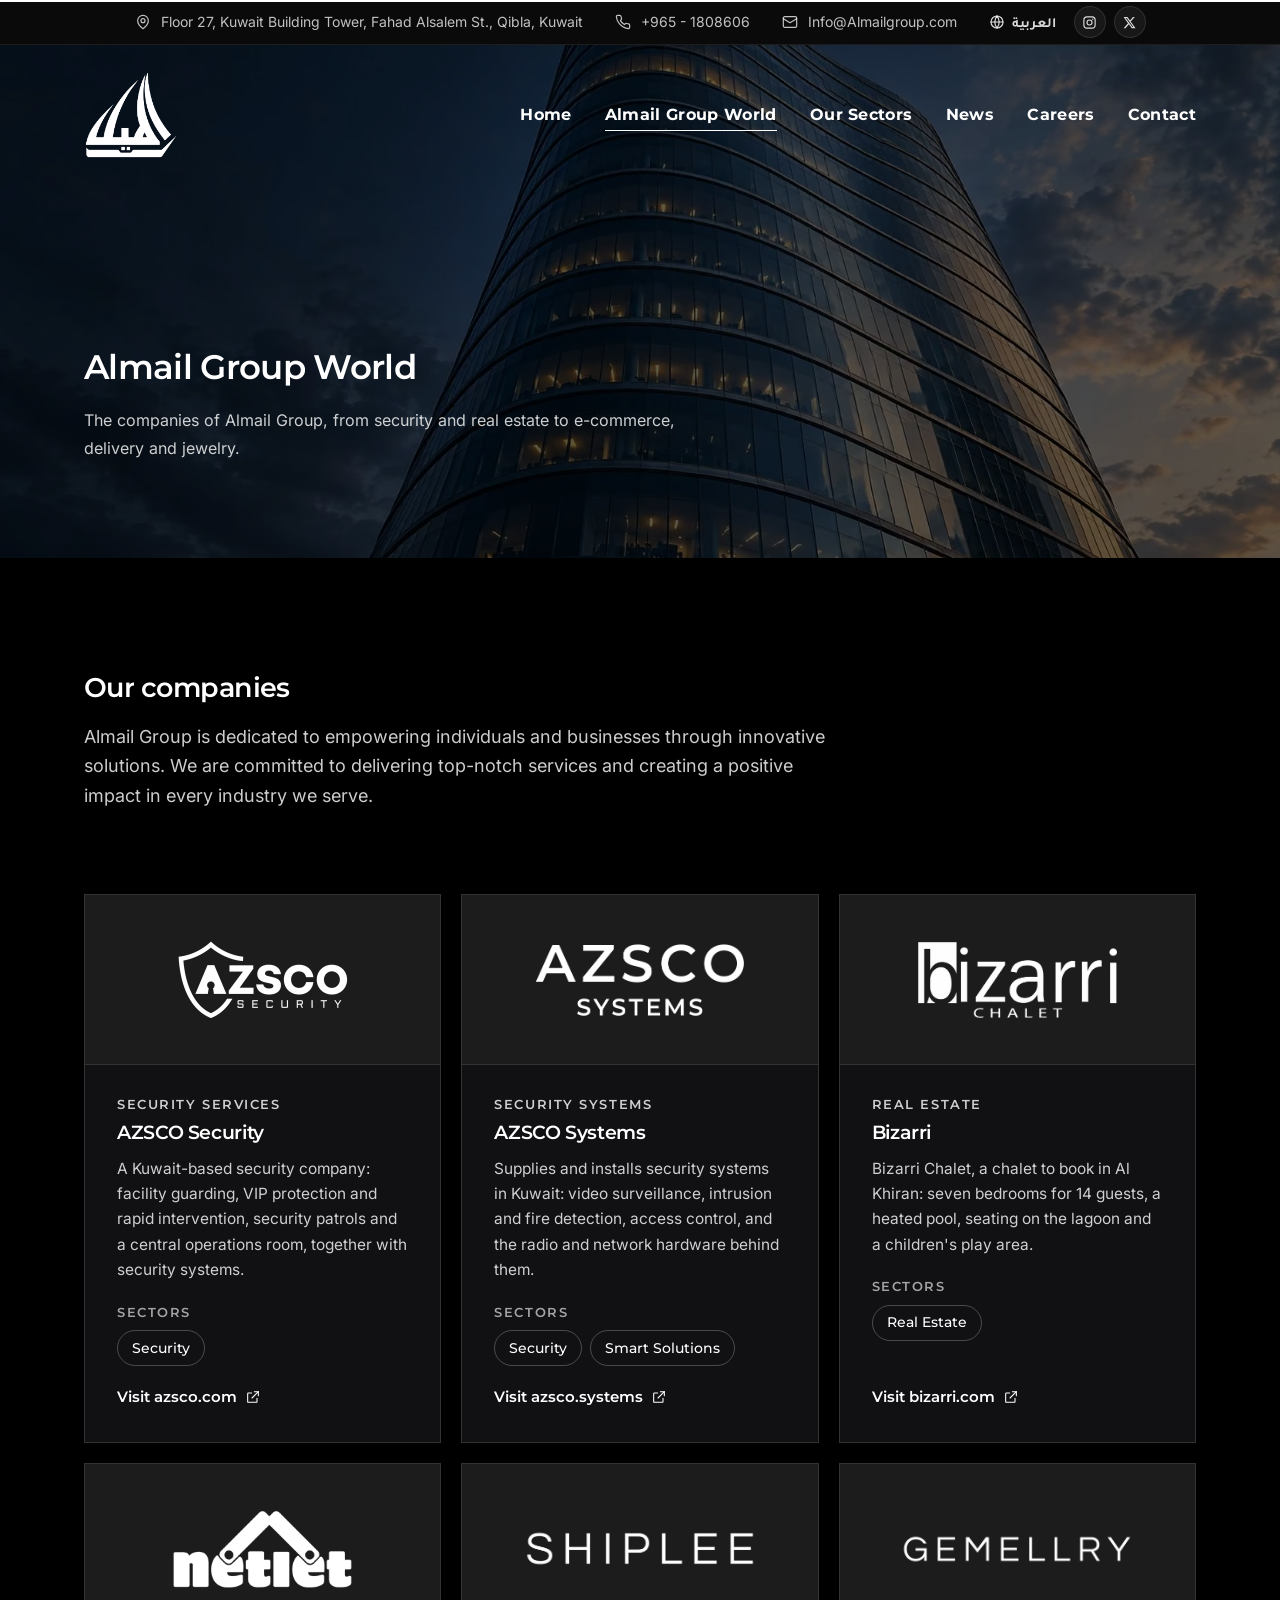
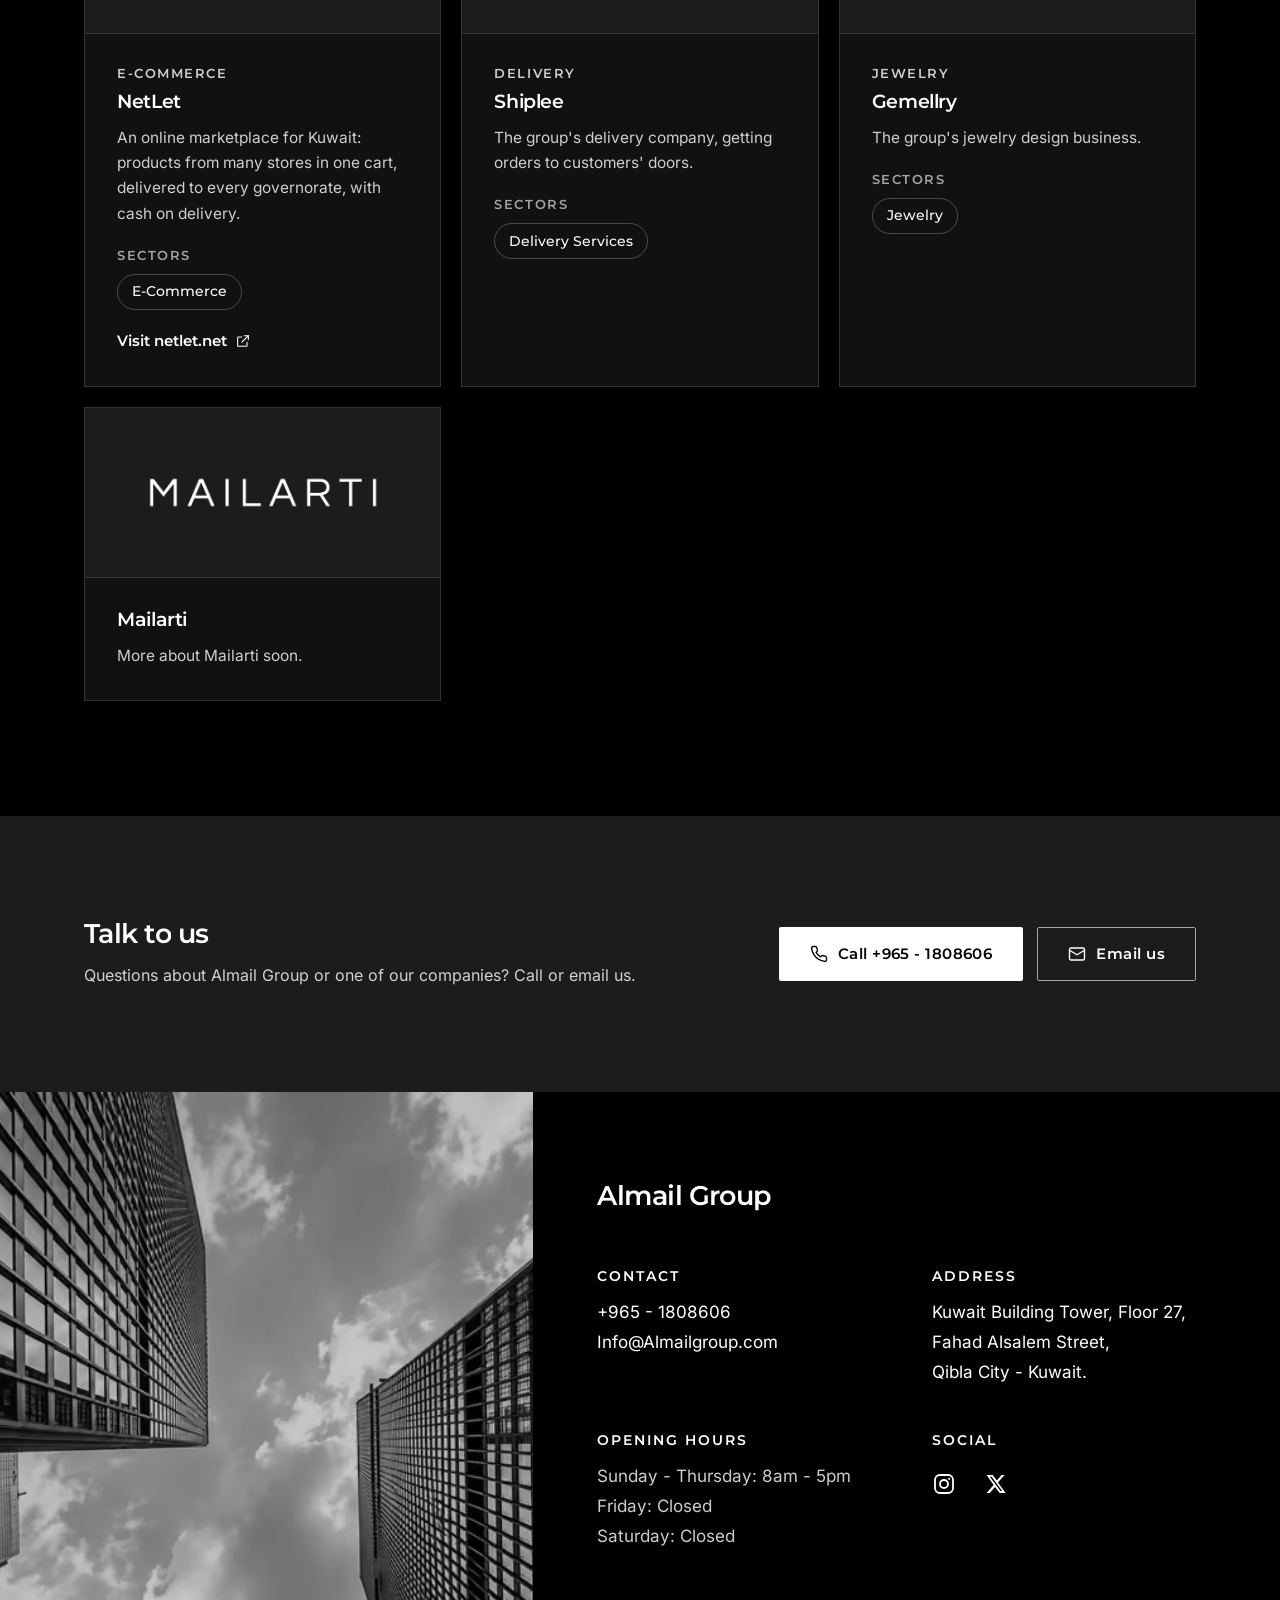
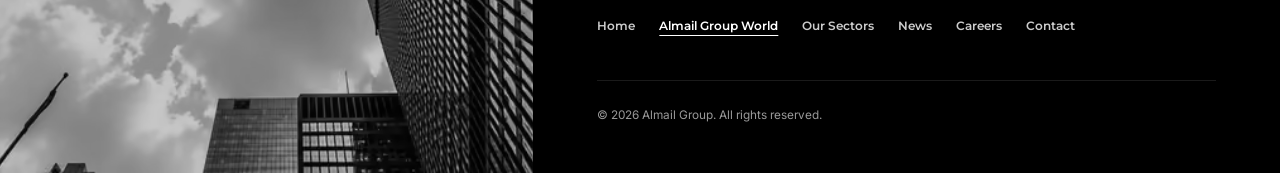
<file: almail-group-world/index.html>
<!DOCTYPE html>
<html lang="en">
<head>
<meta charset="utf-8">
<meta name="viewport" content="width=device-width, initial-scale=1">
<title>Almail Group World | Almail Group</title>
<meta name="description" content="The companies of Almail Group: AZSCO Security, AZSCO Systems, Bizarri, NetLet, Shiplee, Gemellry and Mailarti.">
<meta name="theme-color" content="#000000">
<link rel="canonical" href="https://www.almailgroup.com/almail-group-world/">
<link rel="alternate" hreflang="en" href="https://www.almailgroup.com/almail-group-world/">
<link rel="alternate" hreflang="ar" href="https://www.almailgroup.com/ar/almail-group-world/">
<link rel="alternate" hreflang="x-default" href="https://www.almailgroup.com/almail-group-world/">
<meta property="og:type" content="website">
<meta property="og:site_name" content="Almail Group">
<meta property="og:locale" content="en_US">
<meta property="og:locale:alternate" content="ar_KW">
<meta property="og:title" content="Almail Group World | Almail Group">
<meta property="og:description" content="The companies of Almail Group: AZSCO Security, AZSCO Systems, Bizarri, NetLet, Shiplee, Gemellry and Mailarti.">
<meta property="og:url" content="https://www.almailgroup.com/almail-group-world/">
<meta property="og:image" content="https://www.almailgroup.com/assets/img/og-share.jpg?v=f45fd65ebc">
<meta property="og:image:width" content="1200">
<meta property="og:image:height" content="630">
<meta name="twitter:card" content="summary_large_image">
<link rel="icon" type="image/png" sizes="32x32" href="/assets/img/favicon-32.png?v=187c327753">
<link rel="icon" type="image/png" sizes="192x192" href="/assets/img/favicon-192.png?v=b509cb3de9">
<link rel="apple-touch-icon" href="/assets/img/apple-touch-icon.png?v=9ba8148e47">
<link rel="manifest" href="/manifest.webmanifest">
<meta name="apple-mobile-web-app-title" content="Almail Group">
<link rel="preload" href="/assets/fonts/inter-latin.woff2?v=c0815e503a" as="font" type="font/woff2" crossorigin>
<link rel="preload" href="/assets/fonts/montserrat-latin.woff2?v=a5ec54920b" as="font" type="font/woff2" crossorigin>
<link rel="preload" as="image" type="image/avif" href="/assets/img/photos/about-curved-facade.avif?v=4cd2d05be9" imagesrcset="/assets/img/photos/about-curved-facade-960.avif?v=4e6f09b648 960w, /assets/img/photos/about-curved-facade.avif?v=4cd2d05be9 1672w" imagesizes="100vw" media="not all and (max-width: 640px) and (orientation: portrait)" fetchpriority="high">
<link rel="preload" as="image" type="image/avif" href="/assets/img/photos/about-curved-facade-portrait.avif?v=c316072804" media="(max-width: 640px) and (orientation: portrait)" fetchpriority="high">
<style>
@font-face {
font-family: "Inter";
src: url(/assets/fonts/inter-latin.woff2?v=c0815e503a) format("woff2");
font-weight: 400 600;
font-display: swap;
}
@font-face {
font-family: "Montserrat";
src: url(/assets/fonts/montserrat-latin.woff2?v=a5ec54920b) format("woff2");
font-weight: 100 900;
font-display: swap;
}
@font-face {
font-family: "Inter Fallback";
src: local("Arial"), local("ArialMT"), local("Liberation Sans");
size-adjust: 107.48%;
ascent-override: 90.13%;
descent-override: 22.44%;
line-gap-override: 0%;
}
@font-face {
font-family: "Montserrat Fallback";
src: local("Arial"), local("ArialMT"), local("Liberation Sans");
font-weight: 100 500;
size-adjust: 113.5%;
ascent-override: 85.29%;
descent-override: 22.11%;
line-gap-override: 0%;
}
@font-face {
font-family: "Montserrat Fallback";
src: local("Arial Bold"), local("Arial-BoldMT"), local("Liberation Sans Bold");
font-weight: 600 900;
size-adjust: 107.53%;
ascent-override: 90.02%;
descent-override: 23.34%;
line-gap-override: 0%;
}
@font-face {
font-family: "Cairo";
src: url(/assets/fonts/cairo-arabic.woff2?v=714d40cf07) format("woff2");
font-weight: 200 1000;
font-display: swap;
unicode-range: U+0600-06FF, U+0750-077F, U+0870-08FF, U+200C-200E, U+2010-2011, U+204F, U+2E41, U+FB50-FDFF, U+FE70-FEFC;
}
@font-face {
font-family: "Tajawal";
src: url(/assets/fonts/tajawal-arabic-400.woff2?v=86dcc0150b) format("woff2");
font-weight: 400;
font-display: swap;
unicode-range: U+0600-06FF, U+0750-077F, U+0870-08FF, U+200C-200E, U+2010-2011, U+204F, U+2E41, U+FB50-FDFF, U+FE70-FEFC;
}
@font-face {
font-family: "Tajawal";
src: url(/assets/fonts/tajawal-arabic-700.woff2?v=18fca0c18f) format("woff2");
font-weight: 700;
font-display: swap;
unicode-range: U+0600-06FF, U+0750-077F, U+0870-08FF, U+200C-200E, U+2010-2011, U+204F, U+2E41, U+FB50-FDFF, U+FE70-FEFC;
}
:root {
--black: #000;
--ink: #0a0a0a;
--charcoal: #1c1c1c;
--white: #fff;
--soft: rgba(255, 255, 255, .8);
--card: #111114;
--line: rgba(255, 255, 255, .14);
--font-head: "Montserrat", "Montserrat Fallback", "Helvetica Neue", Helvetica, Arial, sans-serif;
--font-nav: var(--font-head);
--font-body: "Inter", "Inter Fallback", "Helvetica Neue", Helvetica, Arial, sans-serif;
--h1: 33.6px;
--h2: 27.2px;
--wrap: 1240px;
--gutter: clamp(20px, 5vw, 64px);
--section: clamp(88px, 12vw, 150px);
--ease: cubic-bezier(.2, .7, .2, 1);
}
html[lang="ar"] {
--font-head: "Cairo", "Montserrat", "Montserrat Fallback", Tahoma, "Geeza Pro", sans-serif;
--font-body: "Tajawal", "Inter", "Inter Fallback", Tahoma, "Geeza Pro", sans-serif;
}
*, *::before, *::after { box-sizing: border-box; }
html {
-webkit-text-size-adjust: 100%;
scroll-behavior: smooth;
scroll-padding-top: 80px;
}
body {
margin: 0;
background: var(--black);
color: var(--white);
font: 400 16px/1.75 var(--font-body);
-webkit-font-smoothing: antialiased;
-moz-osx-font-smoothing: grayscale;
}
img { display: block; max-width: 100%; height: auto; }
input, select, textarea { font-size: 16px; }
picture { display: contents; }
a, button { -webkit-tap-highlight-color: rgba(255, 255, 255, .15); }
h1, h2, h3 {
margin: 0;
font-family: var(--font-head);
font-weight: 600;
line-height: 1.12;
letter-spacing: -.02em;
}
h1, h2 { text-wrap: balance; }
h1 { font-size: var(--h1); }
h2 { font-size: var(--h2); }
p { margin: 0; }
a { color: inherit; }
ul { margin: 0; padding: 0; list-style: none; }
address { font-style: normal; }
:focus-visible { outline: 2px solid var(--white); outline-offset: 4px; }
.wrap {
width: 100%;
max-width: var(--wrap);
margin-inline: auto;
padding-inline: var(--gutter);
}
.skip-link {
position: absolute;
inset-inline-start: 16px;
top: -60px;
z-index: 100;
padding: 10px 16px;
background: var(--white);
color: var(--black);
font: 600 14px var(--font-nav);
text-decoration: none;
}
.skip-link:focus { top: 16px; }
.has-bg { position: relative; isolation: isolate; overflow: hidden; }
.bg { position: absolute; inset: 0; z-index: -2; }
.bg img { width: 100%; height: 100%; object-fit: cover; }
.photo { isolation: isolate; }
.has-hint.is-near::before {
content: "";
position: absolute;
inset: -40px;
z-index: -1;
background: var(--hint) var(--focus) 50% / cover no-repeat;
filter: blur(24px);
}
.has-hint.is-loaded::before { visibility: hidden; transition: visibility 0s .8s; }
.js .photo-fade img { opacity: 0; transition: opacity .7s var(--ease); }
.js .photo-fade.is-loaded img { opacity: 1; }
.has-bg::before {
content: "";
position: absolute;
inset: 0;
z-index: -1;
background: rgba(0, 0, 0, var(--overlay, .6));
}
.site-header {
position: absolute;
top: 0;
left: 0;
right: 0;
z-index: 20;
}
.topbar {
background: var(--ink);
border-bottom: 1px solid rgba(255, 255, 255, .08);
font-size: 14px;
color: rgba(255, 255, 255, .75);
}
.topbar-inner { display: flex; align-items: center; justify-content: center; gap: 32px; min-height: 44px; }
.topbar-contact { display: flex; align-items: center; gap: 32px; }
.topbar-contact li { display: flex; align-items: center; gap: 10px; white-space: nowrap; }
.topbar-contact svg { flex-shrink: 0; width: 16px; height: 16px; }
.topbar-contact a { color: inherit; text-decoration: none; transition: color .25s var(--ease); }
.tb-short { display: none; }
.topbar-social { display: flex; gap: 8px; }
.topbar-social a {
display: inline-flex;
align-items: center;
justify-content: center;
width: 32px;
height: 32px;
border: 1px solid rgba(255, 255, 255, .1);
border-radius: 50%;
background: rgba(255, 255, 255, .06);
color: rgba(255, 255, 255, .85);
transition: color .25s var(--ease), border-color .25s var(--ease);
}
.topbar-social svg { width: 15px; height: 15px; }
.topbar-end { display: flex; align-items: center; gap: 18px; }
.lang-link {
display: inline-flex;
align-items: center;
gap: 7px;
min-height: 32px;
font: 600 14px/1 var(--font-nav);
color: rgba(255, 255, 255, .85);
text-decoration: none;
transition: color .25s var(--ease);
}
.lang-link svg { width: 16px; height: 16px; }
.lang-link[lang="ar"],
.m-lang[lang="ar"],
.not-found-ar { font-family: "Tajawal", Tahoma, "Geeza Pro", sans-serif; }
.header-inner { display: flex; align-items: center; justify-content: space-between; gap: 32px; padding-block: 26px; }
.site-header.is-stuck {
position: fixed;
background: rgba(8, 8, 10, .96);
border-bottom: 1px solid rgba(255, 255, 255, .08);
animation: header-in .35s var(--ease);
}
.site-header.is-stuck .topbar { display: none; }
.site-header.is-stuck .header-inner { padding-block: 10px; }
.site-header.is-stuck .brand-logo { height: 54px; }
.site-header.is-stuck { transition: transform .25s var(--ease); }
.site-header.is-stuck.is-hidden { animation: none; transform: translateY(-100%); }
@keyframes header-in {
from { transform: translateY(-100%); }
to { transform: none; }
}
.brand { display: inline-flex; flex-shrink: 0; }
.brand-logo { width: auto; height: 88px; }
.nav { margin-inline-start: auto; }
.nav ul { display: flex; align-items: center; gap: clamp(20px, 2.6vw, 40px); }
.header-lang { display: none; }
@media (min-width: 1081px) {
.site-header.is-stuck .header-lang { display: inline-flex; }
}
.nav-link {
position: relative;
display: inline-block;
padding-block: 8px;
font: 700 16px/1.2 var(--font-nav);
letter-spacing: .02em;
color: var(--white);
text-decoration: none;
white-space: nowrap;
transition: color .25s var(--ease);
}
.nav-link::after {
content: "";
position: absolute;
left: 0;
right: 0;
bottom: 2px;
height: 1px;
background: currentColor;
transform: scaleX(0);
transform-origin: left;
transition: transform .35s var(--ease);
}
.nav-link[aria-current="page"]::after { transform: scaleX(1); }
.header-actions { display: none; align-items: center; gap: 10px; margin-inline-end: -6px; }
.burger {
display: none;
position: relative;
width: 44px;
height: 44px;
padding: 0;
border: 0;
background: none;
color: var(--white);
cursor: pointer;
}
.burger span,
.burger span::before,
.burger span::after {
position: absolute;
left: 10px;
width: 24px;
height: 1.5px;
background: currentColor;
content: "";
}
.burger span { top: 50%; }
.burger span::before { left: 0; top: -8px; }
.burger span::after { left: 0; top: 8px; }
.backdrop {
position: fixed;
inset: 0;
z-index: 40;
background: rgba(0, 0, 0, .6);
opacity: 0;
visibility: hidden;
transition: opacity .3s var(--ease), visibility 0s .3s;
}
.backdrop.is-open { opacity: 1; visibility: visible; transition: opacity .3s var(--ease); }
.mobile-nav {
position: fixed;
top: 0;
inset-inline-end: 0;
bottom: 0;
z-index: 50;
display: flex;
flex-direction: column;
width: min(380px, 88vw);
padding: 22px 28px 32px;
background: var(--ink);
overflow-y: auto;
overscroll-behavior: contain;
transform: translateX(100%);
visibility: hidden;
transition: transform .4s var(--ease), visibility 0s .4s;
}
.mobile-nav.is-open { transform: none; visibility: visible; transition: transform .4s var(--ease); }
.mobile-nav-head { display: flex; align-items: center; justify-content: space-between; margin-bottom: 36px; }
.mobile-nav-head .brand-logo { height: 56px; }
.close {
width: 44px;
height: 44px;
padding: 10px;
border: 0;
background: none;
color: var(--white);
cursor: pointer;
}
.close svg { width: 24px; height: 24px; }
.m-link {
display: block;
padding: 14px 0;
border-bottom: 1px solid rgba(255, 255, 255, .1);
font: 700 20px/1.3 var(--font-nav);
color: var(--white);
text-decoration: none;
}
.m-link[aria-current="page"] { text-decoration: underline; text-decoration-thickness: 1px; text-underline-offset: 8px; }
.m-link:active { color: var(--soft); }
.m-lang {
display: flex;
align-items: center;
gap: 10px;
min-height: 52px;
border-bottom: 1px solid rgba(255, 255, 255, .1);
font: 600 18px/1.3 var(--font-nav);
color: var(--soft);
text-decoration: none;
}
.m-lang svg { width: 18px; height: 18px; color: var(--soft); }
.m-lang:active { color: var(--soft); }
.m-contact { margin-top: auto; padding-top: 36px; }
.m-call { width: 100%; }
.m-details { display: grid; gap: 2px; margin-top: 18px; font-size: 16px; color: var(--soft); }
.m-details li { display: flex; align-items: center; gap: 12px; }
.m-details svg { flex-shrink: 0; width: 18px; height: 18px; color: var(--soft); }
.m-details a,
.m-details span { padding-block: 9px; }
.m-details a { color: var(--white); text-decoration: none; }
.m-social { margin-top: 10px; }
.hero {
display: flex;
align-items: center;
min-height: 100vh;
min-height: 100svh;
padding-block: 200px 120px;
}
.hero::before {
background: linear-gradient(90deg, rgba(0, 0, 0, .78) 0%, rgba(0, 0, 0, .58) 42%, rgba(0, 0, 0, .28) 100%);
}
.hero-title { margin-bottom: 28px; font-size: 33.5px; }
.hero-actions { display: flex; flex-wrap: wrap; gap: 14px; margin-top: 44px; }
.btn {
display: inline-flex;
align-items: center;
justify-content: center;
min-height: 54px;
padding: 0 30px;
border: 1px solid transparent;
border-radius: 2px;
font: 600 15px/1 var(--font-nav);
letter-spacing: .03em;
text-decoration: none;
transition: background .3s var(--ease), border-color .3s var(--ease), color .3s var(--ease), transform .15s var(--ease);
}
.btn:active { transform: scale(.97); }
.btn { gap: 10px; }
.btn svg { flex-shrink: 0; width: 18px; height: 18px; }
.btn-primary { background: var(--white); color: var(--black); }
.btn-ghost { border-color: rgba(255, 255, 255, .6); color: var(--white); }
.hero-lead {
max-width: 600px;
font-size: 16px;
line-height: 1.65;
color: var(--white);
}
.scroll-cue {
position: absolute;
left: 50%;
bottom: 28px;
width: 44px;
height: 64px;
margin-left: -22px;
padding: 8px 10px;
color: var(--white);
opacity: .85;
}
.scroll-cue svg { width: 24px; height: 48px; animation: nudge 2.4s ease-in-out infinite; }
@keyframes nudge {
0%, 100% { transform: translateY(-4px); }
50% { transform: translateY(6px); }
}
.why { --overlay: .5; padding-block: clamp(110px, 16vw, 200px); }
.why-band {
max-width: 1160px;
padding: clamp(36px, 6vw, 84px);
background: var(--white);
color: var(--black);
}
.why-band h2 { margin-bottom: clamp(28px, 4vw, 44px); }
.why-band h3 { margin-bottom: 16px; font-size: 18.6px; line-height: 1.25; }
.why-band p { font-size: 15.4px; color: #1a1a1a; }
.why-body {
display: grid;
grid-template-columns: minmax(0, 1fr) minmax(0, 1fr);
gap: clamp(32px, 5vw, 72px);
align-items: start;
}
.why-areas { display: grid; grid-template-columns: repeat(2, minmax(0, 1fr)); gap: 12px; }
.why-areas li {
display: flex;
align-items: center;
gap: 14px;
padding: 14px 16px;
border: 1px solid #e5e5e5;
font: 600 16px/1.25 var(--font-head);
color: #111;
}
.why-icon {
display: inline-flex;
flex-shrink: 0;
align-items: center;
justify-content: center;
width: 42px;
height: 42px;
border-radius: 50%;
background: #f0f0f0;
color: var(--black);
}
.why-icon svg { width: 22px; height: 22px; }
.about { --overlay: .62; padding-block: var(--section); }
.section-head { margin-bottom: clamp(48px, 7vw, 84px); }
.subtitle {
margin-top: 14px;
font-family: var(--font-head);
font-weight: 500;
font-size: 20px;
color: var(--soft);
}
.about-head {
display: grid;
grid-template-columns: minmax(0, 1fr) minmax(0, 1fr);
gap: clamp(32px, 6vw, 96px);
align-items: end;
margin-bottom: clamp(48px, 6vw, 72px);
}
.about-head .section-head { margin-bottom: 0; }
.about-text { font-size: 16px; line-height: 1.7; color: var(--white); }
.sub-logos {
--cols: 4;
--gx: 16px;
display: flex;
flex-wrap: wrap;
justify-content: center;
gap: var(--gx);
}
.sub-logos li {
display: flex;
flex: 0 0 calc((100% - (var(--cols) - 1) * var(--gx)) / var(--cols));
height: 150px;
border: 1px solid var(--line);
background: rgba(10, 10, 14, .45);
transition: background .3s var(--ease), border-color .3s var(--ease);
}
.sub-logos a { display: flex; align-items: center; justify-content: center; width: 100%; padding: 26px; }
.sub-logos a:active { background: rgba(255, 255, 255, .06); }
.sub-logos img { width: auto; max-width: 100%; max-height: 84px; object-fit: contain; }
.sectors { --overlay: .55; padding-block: var(--section); }
.sectors-head { max-width: 800px; margin: 0 auto clamp(48px, 7vw, 80px); text-align: center; }
.sectors-head p { margin-top: 24px; font-size: 16px; color: var(--white); }
.sector-list {
display: grid;
grid-template-columns: repeat(2, minmax(0, 1fr));
column-gap: clamp(32px, 6vw, 96px);
max-width: 1120px;
margin-inline: auto;
}
.sector-list li { border-bottom: 1px solid rgba(255, 255, 255, .16); }
.sector-list li:nth-child(-n + 2) { border-top: 1px solid rgba(255, 255, 255, .16); }
.sector-link {
display: flex;
align-items: center;
gap: 22px;
padding: 24px 4px;
font: 500 24px/1.15 var(--font-head);
color: var(--white);
text-decoration: none;
transition: color .35s var(--ease);
}
.sector-num {
min-width: 2.2em;
font: 600 14px/1 var(--font-nav);
letter-spacing: .1em;
color: var(--soft);
}
.sector-name { flex: 1; transition: transform .45s var(--ease); }
.sector-arrow {
display: inline-flex;
color: var(--white);
opacity: 0;
transform: translateX(-10px);
transition: opacity .35s var(--ease), transform .45s var(--ease);
}
.sector-arrow svg { width: 28px; height: 28px; }
.sector-link:active { color: var(--soft); }
.sector-link:focus-visible .sector-name { transform: translateX(6px); }
.sector-link:focus-visible .sector-arrow { opacity: 1; transform: none; }
.logo-grid {
--cols: 4;
--gx: 32px;
display: flex;
flex-wrap: wrap;
justify-content: center;
column-gap: var(--gx);
margin-inline: auto;
}
.logo-grid li {
display: flex;
flex: 0 0 calc((100% - (var(--cols) - 1) * var(--gx)) / var(--cols));
align-items: center;
justify-content: center;
}
.logo-grid img { width: auto; max-width: 100%; object-fit: contain; }
.partners { padding-block: var(--section); background: var(--black); }
.logo-grid--partners {
display: grid;
grid-template-columns: repeat(4, minmax(0, 1fr));
column-gap: 0;
max-width: 1160px;
margin-top: clamp(48px, 6vw, 72px);
border-top: 1px solid rgba(255, 255, 255, .12);
border-inline-start: 1px solid rgba(255, 255, 255, .12);
}
.logo-grid--partners li {
height: 160px;
padding: 28px;
border-inline-end: 1px solid rgba(255, 255, 255, .12);
border-bottom: 1px solid rgba(255, 255, 255, .12);
transition: background .3s var(--ease);
}
.logo-grid--partners img { max-height: 58px; max-width: min(210px, 100%); }
.clients-head { padding-block: clamp(80px, 9vw, 112px) clamp(48px, 6vw, 64px); background: var(--black); text-align: center; }
.divider { display: block; width: 64px; height: 1px; margin: 26px auto 0; background: var(--white); }
.clients-body { padding-block: clamp(8px, 2vw, 24px) clamp(80px, 10vw, 130px); background: var(--black); }
.logo-grid--clients {
--cols: 5;
--gx: clamp(24px, 4vw, 52px);
row-gap: clamp(36px, 4vw, 56px);
max-width: 1160px;
}
.logo-grid--clients li { height: 110px; }
.logo-grid--clients img {
max-height: 84px;
max-width: min(190px, 100%);
opacity: .62;
transition: opacity .35s var(--ease);
}
.quote { --overlay: .58; padding-block: clamp(110px, 14vw, 170px); text-align: center; }
.quote-track { display: grid; }
.quote-slide { grid-area: 1 / 1; transition: opacity .7s var(--ease); }
.quote figure { margin: 0; }
.quote-slide[hidden] { display: block; visibility: hidden; opacity: 0; }
.quote blockquote { margin: 0 auto; max-width: 960px; }
.quote blockquote p { font: 500 26px/1.25 var(--font-head); text-wrap: balance; }
.quote figcaption { display: flex; flex-direction: column; align-items: center; gap: 4px; margin-top: 36px; }
.quote figcaption::before { content: ""; width: 48px; height: 2px; margin-bottom: 18px; background: var(--white); }
.quote-name { font-size: 19px; font-weight: 600; }
.quote-role { font-size: 16px; color: var(--soft); }
.quote-dots { display: flex; justify-content: center; gap: 4px; margin-top: 48px; }
.quote-dot {
position: relative;
width: 24px;
height: 24px;
padding: 0;
border: 0;
background: none;
cursor: pointer;
}
.quote-dot::before {
content: "";
position: absolute;
inset: 8px;
border: 1px solid var(--white);
border-radius: 50%;
transition: background .3s var(--ease);
}
.quote-dot[aria-current="true"]::before { background: var(--white); }
.site-footer { display: grid; grid-template-columns: minmax(0, 5fr) minmax(0, 7fr); background: var(--black); }
.footer-photo { position: relative; min-height: 100%; overflow: hidden; }
.footer-photo.has-hint::before { background-position: center; filter: grayscale(1) brightness(.78) blur(24px); }
.footer-photo img { position: absolute; inset: 0; width: 100%; height: 100%; object-fit: cover; filter: grayscale(1) brightness(.78); }
.footer-panel { padding: clamp(56px, 7vw, 100px) clamp(28px, 5vw, 80px) clamp(32px, 4vw, 48px); }
.footer-title { margin-bottom: clamp(36px, 5vw, 56px); font-size: var(--h2); }
.footer-grid { display: grid; grid-template-columns: repeat(auto-fit, minmax(240px, 1fr)); gap: 44px clamp(24px, 4vw, 56px); }
.footer-nav { margin-top: clamp(40px, 5vw, 56px); }
.footer-nav ul { display: flex; flex-wrap: wrap; gap: 4px 24px; }
.footer-nav a {
display: inline-flex;
align-items: center;
min-height: 36px;
font: 600 11.8px/1.2 var(--font-nav);
color: var(--soft);
text-decoration: none;
transition: color .25s var(--ease);
}
.footer-nav a[aria-current="page"] { color: var(--white); text-decoration: underline; text-decoration-thickness: 1px; text-underline-offset: 5px; }
.footer-legal {
margin-top: clamp(28px, 3vw, 36px);
padding-top: 24px;
border-top: 1px solid rgba(255, 255, 255, .1);
font-size: 11.8px;
color: rgba(255, 255, 255, .6);
}
.footer-grid h3 {
margin-bottom: 14px;
font: 600 14px/1.2 var(--font-nav);
letter-spacing: .14em;
text-transform: uppercase;
}
.footer-grid p,
.footer-grid address,
.footer-contact { font-size: 17px; line-height: 1.75; color: var(--soft); }
.footer-grid a { color: var(--white); text-decoration: none; }
.social { display: flex; gap: 8px; margin-inline-start: -10px; }
.social a { display: inline-flex; width: 44px; height: 44px; padding: 10px; color: var(--white); transition: color .25s var(--ease); }
.social svg { width: 24px; height: 24px; }
.to-top {
position: fixed;
inset-inline-end: 16px;
bottom: 16px;
z-index: 30;
display: inline-flex;
align-items: center;
justify-content: center;
width: 48px;
height: 48px;
padding: 0;
border: 1px solid rgba(255, 255, 255, .3);
border-radius: 50%;
background: rgba(8, 8, 10, .92);
color: var(--white);
cursor: pointer;
opacity: 0;
visibility: hidden;
transform: translateY(12px);
transition: opacity .3s var(--ease), transform .3s var(--ease), visibility 0s .3s;
}
.to-top[hidden] { display: none; }
.to-top.is-visible { opacity: 1; visibility: visible; transform: none; transition: opacity .3s var(--ease), transform .3s var(--ease); }
.to-top svg { width: 20px; height: 20px; }
.to-top:active { border-color: var(--white); background: rgba(255, 255, 255, .12); }
.page-hero {
--overlay: .62;
display: flex;
align-items: flex-end;
min-height: 62vh;
padding-block: 230px clamp(64px, 8vw, 96px);
}
.page-lead { max-width: 620px; margin-top: 20px; font-size: 16px; color: var(--soft); }
.page-section { padding-block: clamp(72px, 9vw, 120px); background: var(--black); }
.page-section--alt { border-block: 1px solid rgba(255, 255, 255, .06); background: var(--ink); }
.lead-text { max-width: 760px; margin-top: 18px; font-size: 17.9px; line-height: 1.65; color: var(--soft); }
.page-intro { margin: 0 0 clamp(40px, 5vw, 64px); color: var(--white); }
.icon-badge {
display: inline-flex;
flex-shrink: 0;
align-items: center;
justify-content: center;
width: 52px;
height: 52px;
border-radius: 50%;
background: rgba(255, 255, 255, .1);
color: var(--white);
}
.icon-badge svg { width: 24px; height: 24px; }
.company-card,
.sector-card,
.item-card,
.contact-card,
.empty-note,
.side-note,
.steps > li,
.online-card { border: 1px solid var(--line); background: var(--card); }
.company-card,
.sector-card { scroll-margin-top: 100px; transition: border-color .4s var(--ease); }
.company-card:target,
.sector-card:target { border-color: var(--white); }
.chips-label { margin-top: 22px; font: 600 13px/1.2 var(--font-nav); letter-spacing: .12em; text-transform: uppercase; color: rgba(255, 255, 255, .62); }
.chips { display: flex; flex-wrap: wrap; gap: 8px; margin-top: 10px; }
.chip {
display: inline-flex;
align-items: center;
min-height: 36px;
padding: 0 14px;
border: 1px solid rgba(255, 255, 255, .24);
border-radius: 999px;
font: 500 14px/1.2 var(--font-nav);
color: var(--white);
text-decoration: none;
transition: border-color .25s var(--ease), color .25s var(--ease);
}
a.chip:active { border-color: var(--white); background: rgba(255, 255, 255, .1); }
.company-grid { display: grid; grid-template-columns: repeat(auto-fill, minmax(min(100%, 340px), 1fr)); gap: 20px; }
.company-card { display: flex; flex-direction: column; }
.company-logo {
display: flex;
align-items: center;
justify-content: center;
height: 170px;
padding: 32px;
border-bottom: 1px solid rgba(255, 255, 255, .1);
background: var(--charcoal);
}
.company-logo img { width: auto; max-width: min(240px, 100%); max-height: 84px; object-fit: contain; }
.company-body { display: flex; flex: 1; flex-direction: column; align-items: flex-start; padding: clamp(24px, 3vw, 32px); }
.company-field { margin-bottom: 10px; font: 600 13px/1.2 var(--font-nav); letter-spacing: .12em; text-transform: uppercase; color: var(--soft); }
.company-body h3 { font-size: 18.6px; }
.company-text { margin-top: 12px; font-size: 15.4px; line-height: 1.65; color: var(--soft); }
.company-link {
display: inline-flex;
align-items: center;
gap: 8px;
min-height: 44px;
margin-top: auto;
padding-top: 18px;
font: 600 15px/1.2 var(--font-nav);
color: var(--white);
text-decoration: none;
}
.company-link svg { width: 16px; height: 16px; color: var(--white); }
.sector-cards { display: grid; grid-template-columns: repeat(2, minmax(0, 1fr)); gap: 20px; }
.sector-card { padding: clamp(28px, 3.4vw, 44px); }
.sector-card-top { display: flex; align-items: center; justify-content: space-between; margin-bottom: 26px; }
.sector-card h2 { font-size: 18.6px; }
.sector-text { margin-top: 12px; font-size: 15.4px; line-height: 1.65; color: var(--soft); }
.news-layout { display: grid; grid-template-columns: minmax(0, 1fr) 320px; gap: clamp(32px, 5vw, 64px); align-items: start; }
.item-list { display: grid; gap: 20px; }
.item-card { padding: clamp(28px, 3.4vw, 44px); }
.item-meta { display: block; margin-bottom: 14px; font: 600 14px/1.3 var(--font-nav); letter-spacing: .06em; color: var(--soft); }
.item-card h2,
.item-card h3 { margin-bottom: 14px; font-size: 18.6px; }
.item-card p { font-size: 15.4px; color: var(--soft); }
.item-card p + p { margin-top: 14px; }
.item-card .btn { margin-top: 24px; }
.side-note { padding: 28px; }
.side-note h2 { margin-bottom: 12px; font-size: 18.6px; }
.side-note p { font-size: 15.4px; color: var(--soft); }
.side-note p + p { margin-top: 12px; }
.side-note a { color: var(--white); }
.side-note .social { margin-top: 10px; }
.empty-note { max-width: 760px; padding: clamp(24px, 3vw, 36px); font-size: 15.4px; color: var(--soft); }
.steps { display: grid; grid-template-columns: repeat(3, minmax(0, 1fr)); gap: 20px; margin: clamp(36px, 5vw, 56px) 0 0; padding: 0; list-style: none; }
.steps > li { display: flex; flex-direction: column; align-items: flex-start; padding: clamp(28px, 3vw, 36px); }
.step-num {
display: inline-flex;
align-items: center;
justify-content: center;
width: 44px;
height: 44px;
margin-bottom: 22px;
border: 1px solid var(--white);
border-radius: 50%;
font: 600 17px/1 var(--font-nav);
color: var(--white);
}
.steps h3 { margin-bottom: 10px; font-size: 18.6px; }
.steps p { font-size: 15.4px; color: var(--soft); }
.steps p a { color: var(--white); }
.steps .chips { margin-top: 18px; }
.steps .btn { margin-top: 24px; }
.contact-cards { display: grid; grid-template-columns: repeat(4, minmax(0, 1fr)); gap: 20px; }
.contact-card { display: flex; flex-direction: column; align-items: flex-start; padding: clamp(26px, 3vw, 34px); }
.contact-card h2 { margin: 22px 0 10px; font-size: 18.6px; }
.contact-card p,
.contact-card address { margin-bottom: 24px; font-size: 15.4px; line-height: 1.7; color: var(--soft); }
.contact-card p a { color: var(--white); text-decoration: none; overflow-wrap: anywhere; }
.contact-card .btn { margin-top: auto; }
.hours { width: 100%; font-size: 15.4px; color: var(--soft); }
.hours li { display: flex; flex-wrap: wrap; justify-content: space-between; gap: 4px 12px; padding-block: 9px; border-bottom: 1px solid rgba(255, 255, 255, .08); }
.hours li span:last-child { color: var(--white); }
.online-list { display: grid; grid-template-columns: repeat(auto-fill, minmax(min(100%, 240px), 1fr)); gap: 20px; }
.online-card {
display: flex;
flex-direction: column;
align-items: flex-start;
gap: 6px;
height: 100%;
padding: 28px;
color: var(--white);
text-decoration: none;
transition: border-color .3s var(--ease);
}
.online-card:active { border-color: var(--white); }
.online-logo { display: flex; align-items: center; height: 64px; margin-bottom: 14px; }
.online-logo img { width: auto; max-width: 200px; max-height: 56px; object-fit: contain; }
.online-name { font: 600 18.6px/1.2 var(--font-head); }
.online-url { display: inline-flex; align-items: center; gap: 8px; font-size: 15.4px; color: var(--white); }
.online-url svg { width: 15px; height: 15px; }
.cta-band { padding-block: clamp(64px, 8vw, 104px); background: var(--charcoal); }
.cta-inner { display: flex; flex-wrap: wrap; align-items: center; justify-content: space-between; gap: 28px 48px; }
.cta-band h2 { font-size: var(--h2); }
.cta-band p { max-width: 560px; margin-top: 12px; color: var(--soft); }
.cta-actions { display: flex; flex-wrap: wrap; gap: 14px; }
.text-link { color: var(--white); font: 600 17px var(--font-nav); text-underline-offset: 5px; }
@media (hover: hover) {
.topbar-contact a:hover,
.lang-link:hover { color: var(--white); }
.topbar-social a:hover { color: var(--white); border-color: rgba(255, 255, 255, .6); }
.nav-link:hover::after { transform: scaleX(1); }
.btn-primary:hover { border-color: var(--white); background: var(--black); color: var(--white); }
.btn-ghost:hover { border-color: var(--white); background: rgba(255, 255, 255, .1); }
.scroll-cue:hover { opacity: 1; }
.sub-logos li:hover { border-color: rgba(255, 255, 255, .32); background: rgba(10, 10, 14, .62); }
.sector-link:hover .sector-name { transform: translateX(6px); }
.sector-link:hover .sector-arrow { opacity: 1; transform: none; }
.logo-grid--partners li:hover { background: rgba(255, 255, 255, .04); }
.logo-grid--clients li:hover img { opacity: 1; }
.footer-grid a:hover { text-decoration: underline; text-underline-offset: 4px; }
.social a:hover { color: var(--soft); }
.to-top:hover { border-color: var(--white); background: rgba(255, 255, 255, .12); }
.footer-nav a:hover { color: var(--white); }
a.chip:hover { border-color: var(--white); background: rgba(255, 255, 255, .1); }
.company-link:hover span { text-decoration: underline; text-underline-offset: 4px; }
.online-card:hover { border-color: rgba(255, 255, 255, .6); }
.contact-card p a:hover,
.side-note a:hover,
.steps p a:hover { text-decoration: underline; text-underline-offset: 4px; }
}
.topbar-contact a:active,
.lang-link:active,
.footer-nav a:active { color: var(--white); }
.topbar-social a:active,
.social a:active,
.company-link:active { color: var(--soft); }
.footer-grid a:active,
.contact-card p a:active,
.side-note a:active,
.steps p a:active { text-decoration: underline; text-underline-offset: 4px; }
@media (prefers-reduced-motion: no-preference) {
@view-transition { navigation: auto; }
}
::view-transition-old(root),
::view-transition-new(root) { animation-duration: .22s; }
[dir="rtl"] * { letter-spacing: 0 !important; }
[dir="rtl"] [dir="ltr"],
[dir="rtl"] [dir="ltr"] * { letter-spacing: normal !important; }
[dir="rtl"] h1,
[dir="rtl"] h2 { line-height: 1.35; }
[dir="rtl"] h3 { line-height: 1.45; }
[dir="rtl"] .quote blockquote p { line-height: 1.45; }
[dir="rtl"] .nav-link::after { transform-origin: right; }
[dir="rtl"] .mobile-nav { transform: translateX(-100%); }
[dir="rtl"] .mobile-nav.is-open { transform: none; }
[dir="rtl"] .sector-arrow { transform: translateX(10px); }
[dir="rtl"] .sector-arrow svg,
[dir="rtl"] .company-link svg,
[dir="rtl"] .online-url svg { transform: scaleX(-1); }
[dir="rtl"] .sector-link:focus-visible .sector-name { transform: translateX(-6px); }
@media (hover: hover) {
[dir="rtl"] .sector-link:hover .sector-name { transform: translateX(-6px); }
}
@media (min-width: 901px) {
[dir="rtl"] .hero::before {
background: linear-gradient(270deg, rgba(0, 0, 0, .78) 0%, rgba(0, 0, 0, .58) 42%, rgba(0, 0, 0, .28) 100%);
}
}
:root {
--ease-out: cubic-bezier(.16, 1, .3, 1);
--ease-pop: cubic-bezier(.34, 1.56, .64, 1);
}
.words .w { display: inline-block; overflow: hidden; padding-block: .1em .16em; margin-block: -.1em -.16em; vertical-align: top; }
.words .w > span { display: inline-block; }
.words .w { --d: 0s; }
[dir="rtl"] .words .w { padding-block: .24em; margin-block: -.24em; }
@media screen and (prefers-reduced-motion: no-preference) {
.js .reveal {
opacity: 0;
transform: translateY(32px);
transition: opacity .8s var(--ease), transform 1s var(--ease-out);
}
.js .reveal.is-in { opacity: 1; transform: none; }
.js .reveal.words { opacity: 1; transform: none; }
.js .words .w > span {
transform: translateY(105%);
transition: transform 1.05s var(--ease-out) var(--d, 0s);
}
.js .is-in .words .w > span,
.js .words.is-in .w > span { transform: none; }
.words .w:nth-child(2) { --d: 0.07s; }
.words .w:nth-child(3) { --d: 0.14s; }
.words .w:nth-child(4) { --d: 0.21s; }
.words .w:nth-child(5) { --d: 0.28s; }
.words .w:nth-child(6) { --d: 0.35s; }
.words .w:nth-child(7) { --d: 0.42s; }
.words .w:nth-child(8) { --d: 0.49s; }
.words .w:nth-child(9) { --d: 0.56s; }
.words .w:nth-child(10) { --d: 0.63s; }
.words .w:nth-child(n + 11) { --d: .7s; }
.js .hero-title .w > span,
.js .page-hero h1 .w > span { transform: none; animation: word-rise 1.1s var(--ease-out) calc(var(--d, 0s) + .1s) both; }
.js .hero-actions { animation: rise-in 1s var(--ease-out) .5s both; }
.js .scroll-cue { animation: fade-in 1s var(--ease) 1.1s both; }
.js .reveal-pop { transform: translateY(26px) scale(.9); transition-timing-function: var(--ease), var(--ease-pop); transition-duration: .7s, .8s; }
.js .reveal-card { opacity: 1; transform: none; clip-path: inset(10% 8%); transition: clip-path 1.2s var(--ease-out); }
.js .reveal-card.is-in { clip-path: inset(0); }
.js .reveal-card .why-copy,
.js .reveal-card .why-areas li {
opacity: 0;
transform: translateY(22px);
transition: opacity .7s var(--ease) var(--d, .3s), transform .9s var(--ease-out) var(--d, .3s);
}
.js .reveal-card .why-icon { transform: scale(0); transition: transform .6s var(--ease-pop) calc(var(--d, .3s) + .15s); }
.js .reveal-card.is-in .why-copy,
.js .reveal-card.is-in .why-areas li { opacity: 1; transform: none; }
.js .reveal-card.is-in .why-icon { transform: none; }
.why-areas li:nth-child(1) { --d: 0.40s; }
.why-areas li:nth-child(2) { --d: 0.48s; }
.why-areas li:nth-child(3) { --d: 0.56s; }
.why-areas li:nth-child(4) { --d: 0.64s; }
.why-areas li:nth-child(5) { --d: 0.72s; }
.why-areas li:nth-child(6) { --d: 0.80s; }
.js .reveal-row { position: relative; opacity: 1; transform: none; border-color: transparent !important; }
.js .reveal-row::after,
.js .sector-list .reveal-row:nth-child(-n + 2)::before {
content: "";
position: absolute;
inset-inline: 0;
bottom: -1px;
height: 1px;
background: rgba(255, 255, 255, .16);
transform: scaleX(0);
transition: transform 1.3s var(--ease-out);
}
.js .sector-list .reveal-row:nth-child(-n + 2)::before { top: -1px; bottom: auto; }
.js .sector-list .reveal-row::before,
.js .sector-list .reveal-row::after { transform-origin: left; }
[dir="rtl"] .sector-list .reveal-row::before,
[dir="rtl"] .sector-list .reveal-row::after { transform-origin: right; }
.js .reveal-row .sector-link {
opacity: 0;
transform: translateX(-36px);
transition: color .35s var(--ease), opacity .7s var(--ease) .2s, transform 1s var(--ease-out) .2s;
}
.js[dir="rtl"] .reveal-row .sector-link { transform: translateX(36px); }
.js .reveal-row.is-in::after,
.js .reveal-row.is-in::before,
.js .reveal-row.is-in .sector-link { opacity: 1; transform: none; }
.js .quote-track figcaption::before,
.js .clients-head .divider { transform: scaleX(0); transition: transform 1s var(--ease-out) .45s; }
.js .quote-track.is-in figcaption::before,
.js .clients-head .is-in + .divider { transform: none; }
.js .reveal .icon-badge { transform: scale(.3); opacity: 0; transition: transform .7s var(--ease-pop) .25s, opacity .4s var(--ease) .25s; }
.js .reveal.is-in .icon-badge { transform: none; opacity: 1; }
.js .reveal-group { opacity: 1; transform: none; }
.js .reveal-group .footer-grid > *,
.js .reveal-group .footer-nav,
.js .reveal-group .footer-legal {
opacity: 0;
transform: translateY(24px);
transition: opacity .7s var(--ease) var(--d, .55s), transform .9s var(--ease-out) var(--d, .55s);
}
.js .reveal-group.is-in .footer-grid > *,
.js .reveal-group.is-in .footer-nav,
.js .reveal-group.is-in .footer-legal { opacity: 1; transform: none; }
.reveal-group .footer-grid > :nth-child(1) { --d: 0.15s; }
.reveal-group .footer-grid > :nth-child(2) { --d: 0.25s; }
.reveal-group .footer-grid > :nth-child(3) { --d: 0.35s; }
.reveal-group .footer-grid > :nth-child(4) { --d: 0.45s; }
.js .reveal:focus-within,
.js .reveal-row:focus-within .sector-link { opacity: 1; transform: none; transition: none; }
@keyframes word-rise { from { transform: translateY(105%); } }
@keyframes rise-in { from { opacity: 0; transform: translateY(24px); } }
@keyframes fade-in { from { opacity: 0; } }
}
@supports (animation-timeline: view()) {
@media screen and (prefers-reduced-motion: no-preference) {
.fx body::before {
content: "";
position: fixed;
inset: 0 0 auto;
z-index: 25;
height: 2px;
background: var(--white);
transform-origin: left;
pointer-events: none;
animation: grow linear both;
animation-timeline: scroll(root block);
}
.fx[dir="rtl"] body::before { transform-origin: right; }
.has-bg > .bg { inset: -15% 0; }
.fx .has-bg { view-timeline: --section block; view-timeline-inset: 0; }
.fx .has-bg > .bg { animation: drift linear both; animation-timeline: --section; }
.fx .hero > .bg,
.fx .page-hero > .bg { animation-name: drift-away; animation-range: exit; }
@media (max-width: 640px) {
.has-bg > .bg { inset: -10% 0; }
.fx .has-bg > .bg { animation-name: drift-small; }
.fx .hero > .bg,
.fx .page-hero > .bg { animation-name: drift-away-small; }
}
.fx .hero-inner,
.fx .page-hero .wrap { animation: float-away linear both; animation-timeline: --section; animation-range: exit 0% exit 80%; }
.fx .scroll-cue {
animation: fade-in 1s var(--ease) 1.1s backwards, fade-out linear both;
animation-timeline: auto, --section;
animation-range: normal, exit 0% exit 15%;
}
.fx .footer-photo { view-timeline: --footer-photo block; view-timeline-inset: 0; }
.fx .footer-photo img { animation: settle linear both; animation-timeline: --footer-photo; animation-range: entry 0% cover 50%; }
@keyframes grow { from { transform: scaleX(0); } }
@keyframes drift { from { transform: translateY(-11%); } to { transform: translateY(11%); } }
@keyframes drift-small { from { transform: translateY(-7.5%); } to { transform: translateY(7.5%); } }
@keyframes drift-away { to { transform: translateY(11%); } }
@keyframes drift-away-small { to { transform: translateY(7.5%); } }
@keyframes float-away { to { opacity: 0; transform: translateY(16vh) scale(.96); } }
@keyframes fade-out { to { opacity: 0; } }
@keyframes settle { from { transform: scale(1.2); } }
}
}
@media (max-width: 1200px) {
.tb-long { display: none; }
.tb-short { display: inline; }
.contact-cards { grid-template-columns: repeat(2, minmax(0, 1fr)); }
}
@media (max-width: 1080px) {
.nav { display: none; }
.header-actions { display: flex; }
.burger { display: block; }
.logo-grid--clients { --cols: 4; }
}
@media (max-width: 860px) {
.topbar-contact .tb-address,
.topbar-contact .tb-email { display: none; }
.topbar-inner { justify-content: space-between; min-height: 40px; }
}
@media (max-width: 900px) {
.hero::before { background: rgba(0, 0, 0, .6); }
.why-body { grid-template-columns: 1fr; }
.about-head { grid-template-columns: 1fr; align-items: start; }
.about-text { max-width: 640px; }
.sub-logos { --cols: 3; }
.logo-grid--clients { --cols: 3; }
.site-footer { grid-template-columns: 1fr; }
.footer-photo { height: 280px; }
.sector-cards,
.news-layout,
.steps { grid-template-columns: 1fr; }
}
@media (min-width: 1680px) {
:root { --wrap: 1480px; --section: 160px; }
.why-band,
.logo-grid--partners,
.logo-grid--clients { max-width: 1360px; }
.sector-list { max-width: 1280px; }
}
@media (min-width: 2200px) {
:root { --wrap: 1720px; }
.why-band,
.logo-grid--partners,
.logo-grid--clients { max-width: 1560px; }
.sector-list { max-width: 1440px; }
}
@media (max-width: 800px) {
.sector-list { grid-template-columns: 1fr; }
.sector-list li:nth-child(2) { border-top: 0; }
.js .sector-list .reveal-row:nth-child(2)::before { content: none; }
}
@media (max-width: 760px) {
.logo-grid--partners { grid-template-columns: repeat(2, minmax(0, 1fr)); }
}
@media (max-width: 640px) {
:root { --section: 72px; }
.header-inner { padding-block: 14px; }
.brand-logo { height: 52px; }
.site-header.is-stuck .header-inner { padding-block: 8px; }
.site-header.is-stuck .brand-logo { height: 44px; }
.hero { padding-block: 140px 96px; }
.hero-title { margin-bottom: 20px; }
.hero-actions { margin-top: 28px; }
.why { padding-block: 64px; }
.why-band { padding: 28px; }
.btn { padding: 0 20px; }
.hero-actions .btn,
.cta-actions .btn { flex: 1 1 auto; }
.cta-actions { width: 100%; }
.contact-card .btn,
.steps .btn,
.item-card .btn { align-self: stretch; }
.page-hero { min-height: 56vh; padding-block: 190px 56px; }
.contact-cards { grid-template-columns: 1fr; }
.company-logo { height: 140px; }
.why .bg img { object-position: 22% center; }
.why-areas li { flex-direction: column; align-items: flex-start; gap: 10px; padding: 14px; font-size: 15px; }
.why-icon { width: 38px; height: 38px; }
.sectors-head { text-align: start; }
.sector-link { gap: 16px; padding: 18px 2px; }
.sector-arrow svg { width: 22px; height: 22px; }
.sub-logos { --cols: 2; --gx: 12px; }
.sub-logos li { height: 112px; }
.sub-logos a { padding: 18px; }
.sub-logos img { max-height: 60px; }
.logo-grid--partners li { height: 112px; padding: 18px; }
.logo-grid--partners img { max-height: 44px; }
.logo-grid--clients { --cols: 3; --gx: 18px; row-gap: 22px; }
.logo-grid--clients li { height: 76px; }
.logo-grid--clients img { max-height: 60px; opacity: .8; }
.clients-head { padding-block: 72px 40px; }
.clients-body { padding-block: 8px 64px; }
.footer-photo { height: 180px; }
.footer-grid { gap: 32px; }
.to-top { inset-inline-end: 12px; bottom: 12px; }
}
@media (max-width: 420px) {
.footer-grid { grid-template-columns: 1fr; }
.why-band { padding: 24px 20px; }
.why-areas li { padding: 12px; font-size: 14px; }
.header-actions { gap: 6px; }
.sector-link { font-size: 22px; }
.sector-arrow { display: none; }
}
@media (max-height: 500px) and (orientation: landscape) {
:root { --section: 64px; }
.topbar { display: none; }
.header-inner { padding-block: 8px; }
.brand-logo { height: 44px; }
.site-header.is-stuck .brand-logo { height: 38px; }
.site-header.is-stuck .header-inner { padding-block: 6px; }
.hero { padding-block: 96px 56px; }
.hero-title { margin-bottom: 18px; }
.hero-actions { margin-top: 24px; }
.scroll-cue { display: none; }
.page-hero { min-height: 0; padding-block: 110px 44px; }
.why { padding-block: 56px; }
.why-band { padding: 32px; }
.clients-head { padding-block: 64px 36px; }
.footer-photo { height: 200px; }
}
@media (max-width: 400px) {
.topbar-social { display: none; }
}
@media (max-width: 359px) {
.logo-grid--clients { --cols: 2; }
}
@media (pointer: coarse) {
.topbar-contact a { padding-block: 11px; }
.lang-link { min-height: 44px; }
.topbar-social { gap: 12px; }
.topbar-social a { position: relative; }
.topbar-social a::after { content: ""; position: absolute; inset: -6px; }
.footer-contact a,
.contact-card p a { display: inline-block; padding-block: 9px; }
a.chip { min-height: 44px; }
.footer-nav a { min-height: 44px; min-width: 44px; justify-content: center; }
}
@media (prefers-reduced-motion: reduce) {
html { scroll-behavior: auto; }
*, *::before, *::after { animation: none !important; transition: none !important; }
}
</style>
<script>document.documentElement.classList.add('js')</script>
<script type="speculationrules">{"prerender": [{"where": {"href_matches": "/*"}, "eagerness": "moderate"}], "prefetch": [{"where": {"href_matches": "/*"}, "eagerness": "moderate"}]}</script>
</head>
<body>
<a class="skip-link" href="#main">Skip to content</a>

<header class="site-header">
  <div class="topbar">
    <div class="wrap topbar-inner">
      <ul class="topbar-contact">
        <li class="tb-address"><svg viewBox="0 0 24 24" fill="none" stroke="currentColor" stroke-width="1.8" stroke-linecap="round" stroke-linejoin="round" aria-hidden="true"><path d="M20 10c0 6-8 12-8 12s-8-6-8-12a8 8 0 0 1 16 0z"/><circle cx="12" cy="10" r="3"/></svg><a href="https://www.google.com/maps/search/?api=1&query=Kuwait+Building+Tower%2C+Fahad+Al+Salem+Street%2C+Qibla%2C+Kuwait" target="_blank" rel="noopener noreferrer"><span class="tb-long">Floor 27, Kuwait Building Tower, Fahad Alsalem St., Qibla, Kuwait</span><span class="tb-short">Kuwait Building Tower, Qibla</span></a></li>
        <li><svg viewBox="0 0 24 24" fill="none" stroke="currentColor" stroke-width="1.8" stroke-linecap="round" stroke-linejoin="round" aria-hidden="true"><path d="M22 16.9v3a2 2 0 0 1-2.2 2 19.8 19.8 0 0 1-8.6-3.1 19.5 19.5 0 0 1-6-6A19.8 19.8 0 0 1 2.1 4.2 2 2 0 0 1 4.1 2h3a2 2 0 0 1 2 1.7c.1 1 .4 1.9.7 2.8a2 2 0 0 1-.5 2.1L8.1 9.9a16 16 0 0 0 6 6l1.3-1.2a2 2 0 0 1 2.1-.5c.9.3 1.8.6 2.8.7a2 2 0 0 1 1.7 2z"/></svg><a href="tel:+9651808606">+965 - 1808606</a></li>
        <li class="tb-email"><svg viewBox="0 0 24 24" fill="none" stroke="currentColor" stroke-width="1.8" stroke-linecap="round" stroke-linejoin="round" aria-hidden="true"><rect x="2" y="4" width="20" height="16" rx="2"/><path d="m2 7 10 6 10-6"/></svg><a href="mailto:info@almailgroup.com">Info@Almailgroup.com</a></li>
      </ul>
      <div class="topbar-end">
        <a class="lang-link" href="/ar/almail-group-world/" hreflang="ar" lang="ar"><svg viewBox="0 0 24 24" fill="none" stroke="currentColor" stroke-width="1.8" stroke-linecap="round" stroke-linejoin="round" aria-hidden="true"><circle cx="12" cy="12" r="9"/><path d="M3 12h18"/><path d="M12 3a14 14 0 0 1 0 18a14 14 0 0 1 0-18z"/></svg><span>العربية</span></a>
        <ul class="topbar-social">
        <li><a href="#" aria-label="Almail Group on Instagram"><svg viewBox="0 0 24 24" fill="none" stroke="currentColor" stroke-width="1.8" aria-hidden="true"><rect x="3" y="3" width="18" height="18" rx="5"/><circle cx="12" cy="12" r="4"/><circle cx="17.2" cy="6.8" r="1.1" fill="currentColor" stroke="none"/></svg></a></li>
        <li><a href="#" aria-label="Almail Group on X"><svg viewBox="0 0 24 24" fill="currentColor" aria-hidden="true"><path d="M17.5 3h3l-6.6 7.5L21.7 21h-6l-4.7-6.1L5.6 21h-3l7-8L2.6 3h6.1l4.2 5.6zm-1 16h1.7L7.6 4.7H5.8z"/></svg></a></li>
        </ul>
      </div>
    </div>
  </div>
  <div class="wrap header-inner">
    <a class="brand" href="/"><picture><source type="image/webp" srcset="/assets/img/logos/logo-almail-group-white.webp?v=34bf390e7f"><img class="brand-logo" src="/assets/img/logos/logo-almail-group-white.png?v=b50996f75e" alt="Almail Group" width="341" height="320" fetchpriority="high" decoding="async"></picture></a>
    <nav class="nav" aria-label="Main">
      <ul>
        <li><a class="nav-link" href="/">Home</a></li>
        <li><a class="nav-link" href="/almail-group-world/" aria-current="page">Almail Group World</a></li>
        <li><a class="nav-link" href="/our-sectors/">Our Sectors</a></li>
        <li><a class="nav-link" href="/news/">News</a></li>
        <li><a class="nav-link" href="/careers/">Careers</a></li>
        <li><a class="nav-link" href="/contact/">Contact</a></li>
      </ul>
    </nav>
    <a class="lang-link header-lang" href="/ar/almail-group-world/" hreflang="ar" lang="ar"><svg viewBox="0 0 24 24" fill="none" stroke="currentColor" stroke-width="1.8" stroke-linecap="round" stroke-linejoin="round" aria-hidden="true"><circle cx="12" cy="12" r="9"/><path d="M3 12h18"/><path d="M12 3a14 14 0 0 1 0 18a14 14 0 0 1 0-18z"/></svg><span>العربية</span></a>
    <div class="header-actions">
      <button class="burger" type="button" aria-label="Open menu" aria-expanded="false" aria-controls="mobile-nav"><span></span></button>
    </div>
  </div>
</header>

<div class="backdrop" aria-hidden="true"></div>
<nav class="mobile-nav" id="mobile-nav" aria-label="Main">
  <div class="mobile-nav-head">
    <a class="brand" href="/"><picture><source type="image/webp" srcset="/assets/img/logos/logo-almail-group-white.webp?v=34bf390e7f"><img class="brand-logo" src="/assets/img/logos/logo-almail-group-white.png?v=b50996f75e" alt="Almail Group" width="341" height="320" decoding="async"></picture></a>
    <button class="close" type="button" aria-label="Close menu"><svg viewBox="0 0 24 24" fill="none" stroke="currentColor" stroke-width="1.6" stroke-linecap="round" aria-hidden="true"><path d="M18 6 6 18"/><path d="m6 6 12 12"/></svg></button>
  </div>
  <ul>
        <li><a class="m-link" href="/">Home</a></li>
        <li><a class="m-link" href="/almail-group-world/" aria-current="page">Almail Group World</a></li>
        <li><a class="m-link" href="/our-sectors/">Our Sectors</a></li>
        <li><a class="m-link" href="/news/">News</a></li>
        <li><a class="m-link" href="/careers/">Careers</a></li>
        <li><a class="m-link" href="/contact/">Contact</a></li>
  </ul>
  <a class="m-lang" href="/ar/almail-group-world/" hreflang="ar" lang="ar"><svg viewBox="0 0 24 24" fill="none" stroke="currentColor" stroke-width="1.8" stroke-linecap="round" stroke-linejoin="round" aria-hidden="true"><circle cx="12" cy="12" r="9"/><path d="M3 12h18"/><path d="M12 3a14 14 0 0 1 0 18a14 14 0 0 1 0-18z"/></svg><span>العربية</span></a>
  <div class="m-contact">
    <a class="btn btn-primary m-call" href="tel:+9651808606"><svg viewBox="0 0 24 24" fill="none" stroke="currentColor" stroke-width="1.8" stroke-linecap="round" stroke-linejoin="round" aria-hidden="true"><path d="M22 16.9v3a2 2 0 0 1-2.2 2 19.8 19.8 0 0 1-8.6-3.1 19.5 19.5 0 0 1-6-6A19.8 19.8 0 0 1 2.1 4.2 2 2 0 0 1 4.1 2h3a2 2 0 0 1 2 1.7c.1 1 .4 1.9.7 2.8a2 2 0 0 1-.5 2.1L8.1 9.9a16 16 0 0 0 6 6l1.3-1.2a2 2 0 0 1 2.1-.5c.9.3 1.8.6 2.8.7a2 2 0 0 1 1.7 2z"/></svg><span>Call +965 - 1808606</span></a>
    <ul class="m-details">
      <li><svg viewBox="0 0 24 24" fill="none" stroke="currentColor" stroke-width="1.8" stroke-linecap="round" stroke-linejoin="round" aria-hidden="true"><rect x="2" y="4" width="20" height="16" rx="2"/><path d="m2 7 10 6 10-6"/></svg><a href="mailto:info@almailgroup.com">Info@Almailgroup.com</a></li>
      <li><svg viewBox="0 0 24 24" fill="none" stroke="currentColor" stroke-width="1.8" stroke-linecap="round" stroke-linejoin="round" aria-hidden="true"><path d="M20 10c0 6-8 12-8 12s-8-6-8-12a8 8 0 0 1 16 0z"/><circle cx="12" cy="10" r="3"/></svg><a href="https://www.google.com/maps/search/?api=1&query=Kuwait+Building+Tower%2C+Fahad+Al+Salem+Street%2C+Qibla%2C+Kuwait" target="_blank" rel="noopener noreferrer">Kuwait Building Tower, Qibla</a></li>
      <li><svg viewBox="0 0 24 24" fill="none" stroke="currentColor" stroke-width="1.8" stroke-linecap="round" stroke-linejoin="round" aria-hidden="true"><circle cx="12" cy="12" r="9"/><path d="M12 7v5l3 2"/></svg><span>Sunday - Thursday: 8am - 5pm</span></li>
    </ul>
    <ul class="social m-social">
      <li><a href="#" aria-label="Almail Group on Instagram"><svg viewBox="0 0 24 24" fill="none" stroke="currentColor" stroke-width="1.8" aria-hidden="true"><rect x="3" y="3" width="18" height="18" rx="5"/><circle cx="12" cy="12" r="4"/><circle cx="17.2" cy="6.8" r="1.1" fill="currentColor" stroke="none"/></svg></a></li>
        <li><a href="#" aria-label="Almail Group on X"><svg viewBox="0 0 24 24" fill="currentColor" aria-hidden="true"><path d="M17.5 3h3l-6.6 7.5L21.7 21h-6l-4.7-6.1L5.6 21h-3l7-8L2.6 3h6.1l4.2 5.6zm-1 16h1.7L7.6 4.7H5.8z"/></svg></a></li>
    </ul>
  </div>
</nav>
<main id="main">

<section class="page-hero has-bg">
  <div class="bg photo has-hint" style="--hint:url([data-uri]);--focus:50%" aria-hidden="true"><picture><source media="(max-width: 640px) and (orientation: portrait)" type="image/avif" srcset="/assets/img/photos/about-curved-facade-portrait.avif?v=c316072804"><source type="image/avif" srcset="/assets/img/photos/about-curved-facade-960.avif?v=4e6f09b648 960w, /assets/img/photos/about-curved-facade.avif?v=4cd2d05be9 1672w" sizes="100vw"><img src="/assets/img/photos/about-curved-facade.jpg?v=d2699abae2" alt="" width="1672" height="941" srcset="/assets/img/photos/about-curved-facade-960.jpg?v=059c07b883 960w, /assets/img/photos/about-curved-facade.jpg?v=d2699abae2 1672w" sizes="100vw" fetchpriority="high" decoding="async" onload="this.closest('.photo').classList.add('is-loaded')"></picture></div>
  <div class="wrap">
    <h1 class="words" aria-label="Almail Group World"><span aria-hidden="true"><span class="w"><span>Almail</span></span> <span class="w"><span>Group</span></span> <span class="w"><span>World</span></span></span></h1>
    <p class="page-lead">The companies of Almail Group, from security and real estate to e-commerce, delivery and jewelry.</p>
  </div>
</section>

<section class="page-section" aria-labelledby="companies-title">
  <div class="wrap">
    <div class="section-head reveal">
      <h2 id="companies-title" class="words" aria-label="Our companies"><span aria-hidden="true"><span class="w"><span>Our</span></span> <span class="w"><span>companies</span></span></span></h2>
      <p class="lead-text">Almail Group is dedicated to empowering individuals and businesses through innovative solutions. We are committed to delivering top-notch services and creating a positive impact in every industry we serve.</p>
    </div>
    <div class="company-grid">
      <article class="company-card reveal" id="azsco-security">
        <div class="company-logo"><picture><source type="image/webp" srcset="/assets/img/logos/logo-azsco-security.webp?v=f27b55e10a"><img src="/assets/img/logos/logo-azsco-security.png?v=6d0af0daa8" alt="" width="352" height="168" loading="lazy" decoding="async"></picture></div>
        <div class="company-body">
          <p class="company-field">Security services</p>
          <h3>AZSCO Security</h3>
          <p class="company-text">A Kuwait-based security company: facility guarding, VIP protection and rapid intervention, security patrols and a central operations room, together with security systems.</p>
          <p class="chips-label">Sectors</p><ul class="chips"><li><a class="chip" href="/our-sectors/#security">Security</a></li></ul>
          <a class="company-link" href="https://azsco.com" target="_blank" rel="noopener noreferrer"><span>Visit <bdi>azsco.com</bdi></span><svg viewBox="0 0 24 24" fill="none" stroke="currentColor" stroke-width="1.6" stroke-linecap="round" stroke-linejoin="round" aria-hidden="true"><path d="M14 4h6v6"/><path d="M20 4 10.5 13.5"/><path d="M18 14v5a1 1 0 0 1-1 1H5a1 1 0 0 1-1-1V7a1 1 0 0 1 1-1h5"/></svg></a>
        </div>
      </article>
      <article class="company-card reveal" id="azsco-systems">
        <div class="company-logo"><picture><source type="image/webp" srcset="/assets/img/logos/logo-azsco-systems.webp?v=147b8efc41"><img src="/assets/img/logos/logo-azsco-systems.png?v=9a5d7dc999" alt="" width="503" height="192" loading="lazy" decoding="async"></picture></div>
        <div class="company-body">
          <p class="company-field">Security systems</p>
          <h3>AZSCO Systems</h3>
          <p class="company-text">Supplies and installs security systems in Kuwait: video surveillance, intrusion and fire detection, access control, and the radio and network hardware behind them.</p>
          <p class="chips-label">Sectors</p><ul class="chips"><li><a class="chip" href="/our-sectors/#security">Security</a></li><li><a class="chip" href="/our-sectors/#smart-solutions">Smart Solutions</a></li></ul>
          <a class="company-link" href="https://azsco.systems" target="_blank" rel="noopener noreferrer"><span>Visit <bdi>azsco.systems</bdi></span><svg viewBox="0 0 24 24" fill="none" stroke="currentColor" stroke-width="1.6" stroke-linecap="round" stroke-linejoin="round" aria-hidden="true"><path d="M14 4h6v6"/><path d="M20 4 10.5 13.5"/><path d="M18 14v5a1 1 0 0 1-1 1H5a1 1 0 0 1-1-1V7a1 1 0 0 1 1-1h5"/></svg></a>
        </div>
      </article>
      <article class="company-card reveal" id="bizarri">
        <div class="company-logo"><picture><source type="image/webp" srcset="/assets/img/logos/logo-bizarri.webp?v=2903e10004"><img src="/assets/img/logos/logo-bizarri.png?v=b1b7ca46dc" alt="" width="520" height="211" loading="lazy" decoding="async"></picture></div>
        <div class="company-body">
          <p class="company-field">Real estate</p>
          <h3>Bizarri</h3>
          <p class="company-text">Bizarri Chalet, a chalet to book in Al Khiran: seven bedrooms for 14 guests, a heated pool, seating on the lagoon and a children&#x27;s play area.</p>
          <p class="chips-label">Sectors</p><ul class="chips"><li><a class="chip" href="/our-sectors/#real-estate">Real Estate</a></li></ul>
          <a class="company-link" href="https://bizarri.com" target="_blank" rel="noopener noreferrer"><span>Visit <bdi>bizarri.com</bdi></span><svg viewBox="0 0 24 24" fill="none" stroke="currentColor" stroke-width="1.6" stroke-linecap="round" stroke-linejoin="round" aria-hidden="true"><path d="M14 4h6v6"/><path d="M20 4 10.5 13.5"/><path d="M18 14v5a1 1 0 0 1-1 1H5a1 1 0 0 1-1-1V7a1 1 0 0 1 1-1h5"/></svg></a>
        </div>
      </article>
      <article class="company-card reveal" id="netlet">
        <div class="company-logo"><picture><source type="image/webp" srcset="/assets/img/logos/logo-netlet.webp?v=1a95689e97"><img src="/assets/img/logos/logo-netlet.png?v=c76b96c888" alt="" width="520" height="236" loading="lazy" decoding="async"></picture></div>
        <div class="company-body">
          <p class="company-field">E-commerce</p>
          <h3>NetLet</h3>
          <p class="company-text">An online marketplace for Kuwait: products from many stores in one cart, delivered to every governorate, with cash on delivery.</p>
          <p class="chips-label">Sectors</p><ul class="chips"><li><a class="chip" href="/our-sectors/#e-commerce">E-Commerce</a></li></ul>
          <a class="company-link" href="https://netlet.net" target="_blank" rel="noopener noreferrer"><span>Visit <bdi>netlet.net</bdi></span><svg viewBox="0 0 24 24" fill="none" stroke="currentColor" stroke-width="1.6" stroke-linecap="round" stroke-linejoin="round" aria-hidden="true"><path d="M14 4h6v6"/><path d="M20 4 10.5 13.5"/><path d="M18 14v5a1 1 0 0 1-1 1H5a1 1 0 0 1-1-1V7a1 1 0 0 1 1-1h5"/></svg></a>
        </div>
      </article>
      <article class="company-card reveal" id="shiplee">
        <div class="company-logo"><picture><source type="image/webp" srcset="/assets/img/logos/logo-shiplee.webp?v=074c624393"><img src="/assets/img/logos/logo-shiplee.png?v=2b2647856d" alt="" width="520" height="97" loading="lazy" decoding="async"></picture></div>
        <div class="company-body">
          <p class="company-field">Delivery</p>
          <h3>Shiplee</h3>
          <p class="company-text">The group&#x27;s delivery company, getting orders to customers&#x27; doors.</p>
          <p class="chips-label">Sectors</p><ul class="chips"><li><a class="chip" href="/our-sectors/#delivery-services">Delivery Services</a></li></ul>
          
        </div>
      </article>
      <article class="company-card reveal" id="gemellry">
        <div class="company-logo"><picture><source type="image/webp" srcset="/assets/img/logos/logo-gemellry.webp?v=98d09e44d3"><img src="/assets/img/logos/logo-gemellry.png?v=f9e910f349" alt="" width="520" height="82" loading="lazy" decoding="async"></picture></div>
        <div class="company-body">
          <p class="company-field">Jewelry</p>
          <h3>Gemellry</h3>
          <p class="company-text">The group&#x27;s jewelry design business.</p>
          <p class="chips-label">Sectors</p><ul class="chips"><li><a class="chip" href="/our-sectors/#jewelry">Jewelry</a></li></ul>
          
        </div>
      </article>
      <article class="company-card reveal" id="mailarti">
        <div class="company-logo"><picture><source type="image/webp" srcset="/assets/img/logos/logo-mailarti.webp?v=88ada1965b"><img src="/assets/img/logos/logo-mailarti.png?v=1fc17ce499" alt="" width="520" height="89" loading="lazy" decoding="async"></picture></div>
        <div class="company-body">
          
          <h3>Mailarti</h3>
          <p class="company-text">More about Mailarti soon.</p>
          
          
        </div>
      </article>
    </div>
  </div>
</section>

<section class="cta-band" aria-labelledby="cta-title">
  <div class="wrap cta-inner">
    <div class="reveal">
      <h2 id="cta-title" class="words" aria-label="Talk to us"><span aria-hidden="true"><span class="w"><span>Talk</span></span> <span class="w"><span>to</span></span> <span class="w"><span>us</span></span></span></h2>
      <p>Questions about Almail Group or one of our companies? Call or email us.</p>
    </div>
    <div class="cta-actions reveal">
      <a class="btn btn-primary" href="tel:+9651808606"><svg viewBox="0 0 24 24" fill="none" stroke="currentColor" stroke-width="1.8" stroke-linecap="round" stroke-linejoin="round" aria-hidden="true"><path d="M22 16.9v3a2 2 0 0 1-2.2 2 19.8 19.8 0 0 1-8.6-3.1 19.5 19.5 0 0 1-6-6A19.8 19.8 0 0 1 2.1 4.2 2 2 0 0 1 4.1 2h3a2 2 0 0 1 2 1.7c.1 1 .4 1.9.7 2.8a2 2 0 0 1-.5 2.1L8.1 9.9a16 16 0 0 0 6 6l1.3-1.2a2 2 0 0 1 2.1-.5c.9.3 1.8.6 2.8.7a2 2 0 0 1 1.7 2z"/></svg><span>Call +965 - 1808606</span></a>
      <a class="btn btn-ghost" href="mailto:info@almailgroup.com"><svg viewBox="0 0 24 24" fill="none" stroke="currentColor" stroke-width="1.8" stroke-linecap="round" stroke-linejoin="round" aria-hidden="true"><rect x="2" y="4" width="20" height="16" rx="2"/><path d="m2 7 10 6 10-6"/></svg><span>Email us</span></a>
    </div>
  </div>
</section>

</main>

<footer class="site-footer">
  <div class="footer-photo photo photo-fade has-hint" style="--hint:url([data-uri]);--focus:80%" aria-hidden="true"><picture><source type="image/avif" srcset="/assets/img/photos/footer-skyscrapers-bw-960.avif?v=c5af413aeb 960w, /assets/img/photos/footer-skyscrapers-bw.avif?v=7cd6192219 1672w" sizes="(max-width: 900px) 100vw, 42vw"><img src="/assets/img/photos/footer-skyscrapers-bw.jpg?v=04523ba172" alt="" width="1672" height="941" srcset="/assets/img/photos/footer-skyscrapers-bw-960.jpg?v=6e53873a52 960w, /assets/img/photos/footer-skyscrapers-bw.jpg?v=04523ba172 1672w" sizes="(max-width: 900px) 100vw, 42vw" loading="lazy" decoding="async" onload="this.closest('.photo').classList.add('is-loaded')"></picture></div>
  <div class="footer-panel reveal reveal-group">
    <h2 class="footer-title words" aria-label="Almail Group"><span aria-hidden="true"><span class="w"><span>Almail</span></span> <span class="w"><span>Group</span></span></span></h2>
    <div class="footer-grid">
      <section>
        <h3>Contact</h3>
        <ul class="footer-contact">
          <li><a href="tel:+9651808606">+965 - 1808606</a></li>
          <li><a href="mailto:info@almailgroup.com">Info@Almailgroup.com</a></li>
        </ul>
      </section>
      <section>
        <h3>Address</h3>
        <address><a href="https://www.google.com/maps/search/?api=1&query=Kuwait+Building+Tower%2C+Fahad+Al+Salem+Street%2C+Qibla%2C+Kuwait" target="_blank" rel="noopener noreferrer">Kuwait Building Tower, Floor 27,<br>
          Fahad Alsalem Street,<br>
          Qibla City - Kuwait.</a></address>
      </section>
      <section>
        <h3>Opening Hours</h3>
        <p>Sunday - Thursday: 8am - 5pm<br>
          Friday: Closed<br>
          Saturday: Closed</p>
      </section>
      <section>
        <h3>Social</h3>
        <ul class="social">
          <li><a href="#" aria-label="Almail Group on Instagram"><svg viewBox="0 0 24 24" fill="none" stroke="currentColor" stroke-width="1.8" aria-hidden="true"><rect x="3" y="3" width="18" height="18" rx="5"/><circle cx="12" cy="12" r="4"/><circle cx="17.2" cy="6.8" r="1.1" fill="currentColor" stroke="none"/></svg></a></li>
        <li><a href="#" aria-label="Almail Group on X"><svg viewBox="0 0 24 24" fill="currentColor" aria-hidden="true"><path d="M17.5 3h3l-6.6 7.5L21.7 21h-6l-4.7-6.1L5.6 21h-3l7-8L2.6 3h6.1l4.2 5.6zm-1 16h1.7L7.6 4.7H5.8z"/></svg></a></li>
        </ul>
      </section>
    </div>
    <nav class="footer-nav" aria-label="Site pages">
      <ul>
        <li><a href="/">Home</a></li>
        <li><a href="/almail-group-world/" aria-current="page">Almail Group World</a></li>
        <li><a href="/our-sectors/">Our Sectors</a></li>
        <li><a href="/news/">News</a></li>
        <li><a href="/careers/">Careers</a></li>
        <li><a href="/contact/">Contact</a></li>
      </ul>
    </nav>
    <p class="footer-legal">&copy; 2026 Almail Group. All rights reserved.</p>
  </div>
  <button class="to-top" type="button" aria-label="Back to top" hidden><svg viewBox="0 0 24 24" fill="none" stroke="currentColor" stroke-width="1.8" stroke-linecap="round" stroke-linejoin="round" aria-hidden="true"><path d="M12 19V5"/><path d="m5 12 7-7 7 7"/></svg></button>
</footer>
<script src="/assets/js/main.js?v=484e4de899" defer></script>
</body>
</html>
</file>
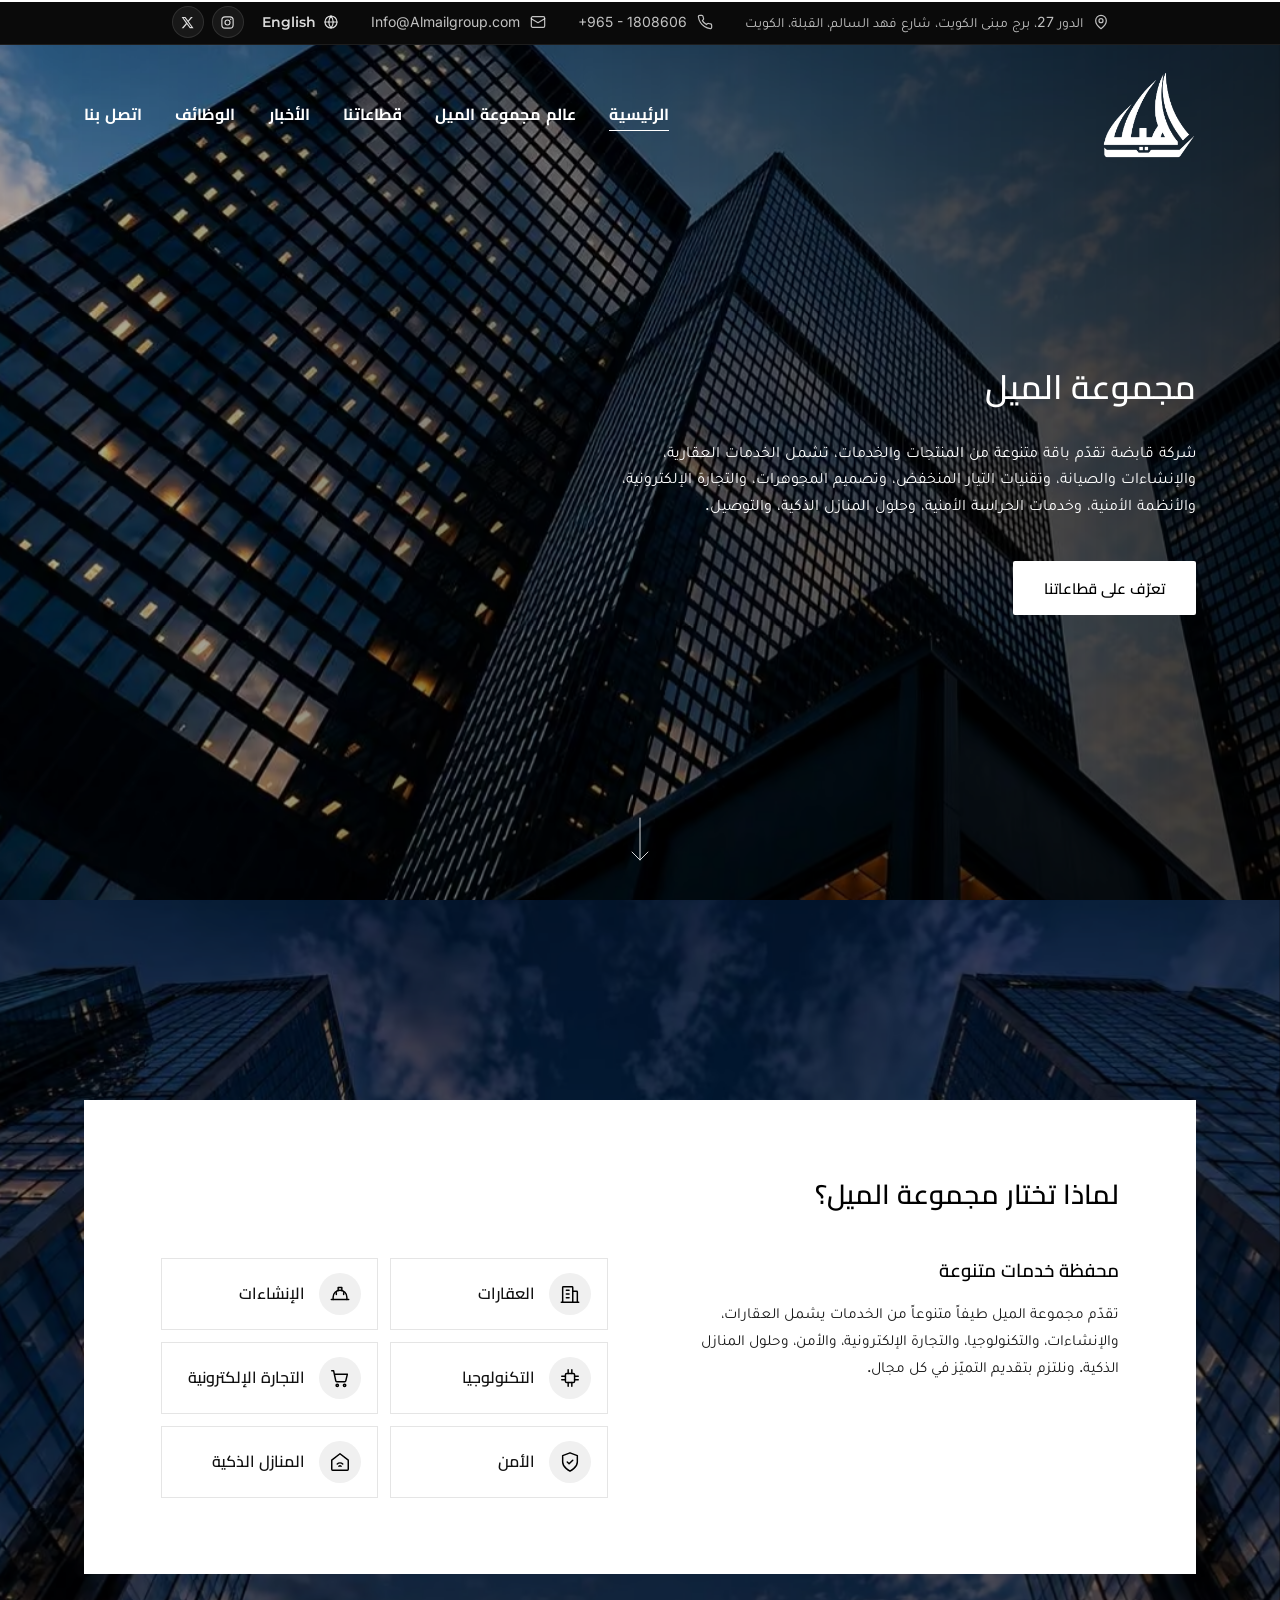
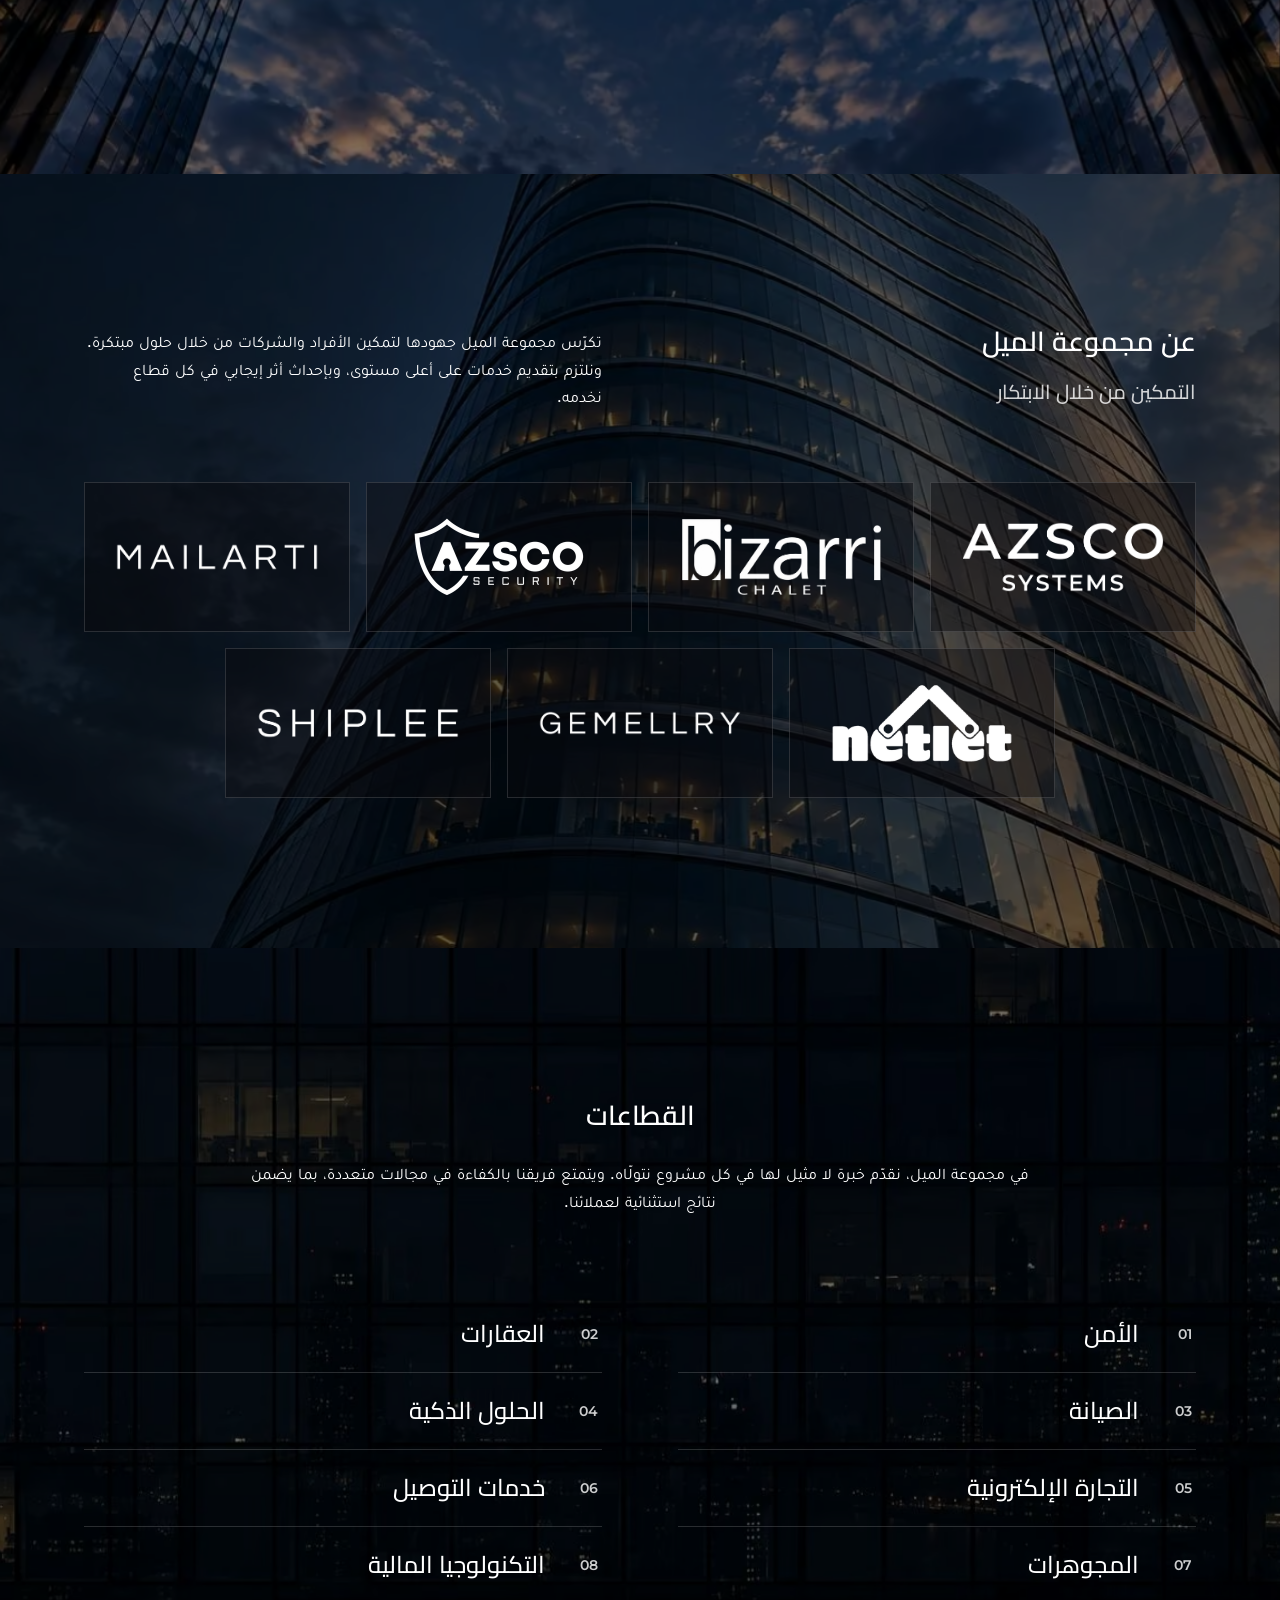
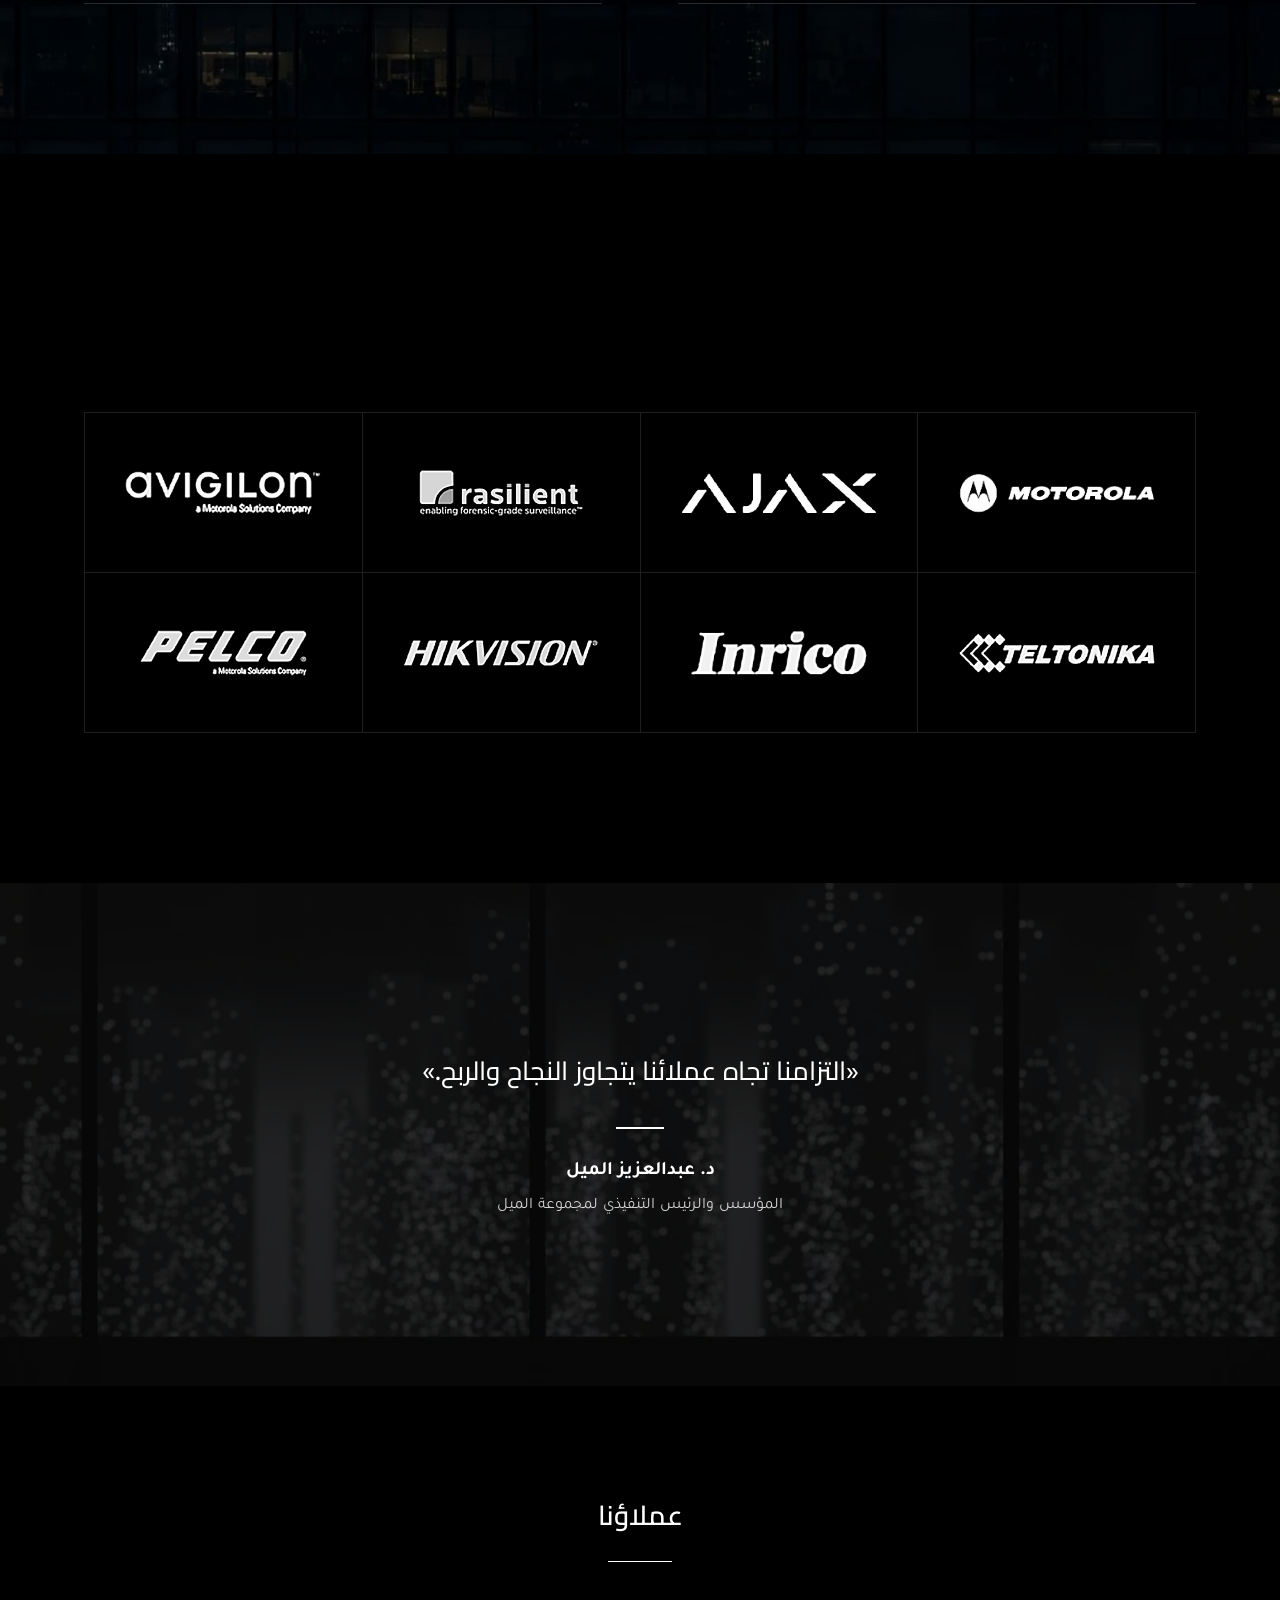
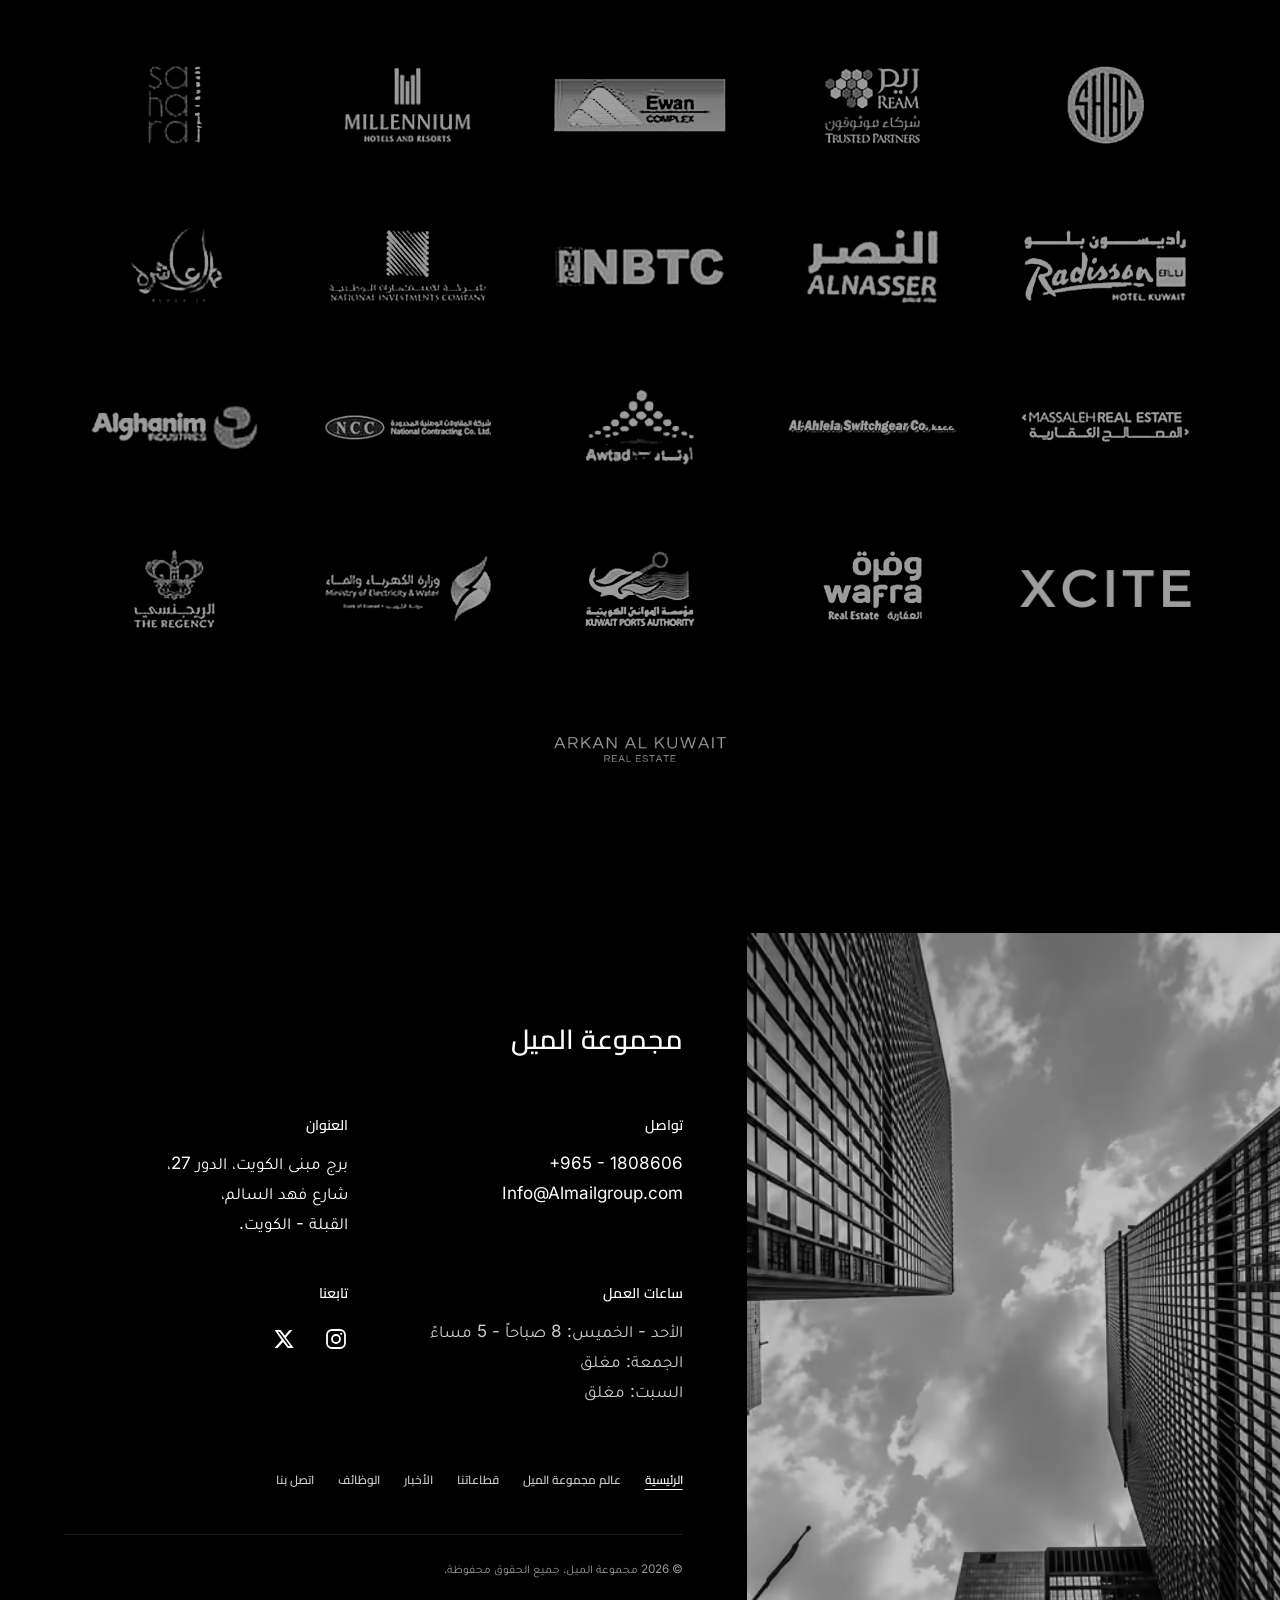
<file: ar/index.html>
<!DOCTYPE html>
<html lang="ar" dir="rtl">
<head>
<meta charset="utf-8">
<meta name="viewport" content="width=device-width, initial-scale=1">
<title>مجموعة الميل | الأمن</title>
<meta name="description" content="مجموعة الميل مجموعة قابضة في الكويت تعمل في العقارات والإنشاءات والصيانة وتقنيات التيار المنخفض والأمن والتجارة الإلكترونية والمجوهرات والمنازل الذكية والتوصيل.">
<meta name="theme-color" content="#000000">
<link rel="canonical" href="https://www.almailgroup.com/ar/">
<link rel="alternate" hreflang="en" href="https://www.almailgroup.com/">
<link rel="alternate" hreflang="ar" href="https://www.almailgroup.com/ar/">
<link rel="alternate" hreflang="x-default" href="https://www.almailgroup.com/">
<meta property="og:type" content="website">
<meta property="og:site_name" content="مجموعة الميل">
<meta property="og:locale" content="ar_KW">
<meta property="og:locale:alternate" content="en_US">
<meta property="og:title" content="مجموعة الميل | الأمن">
<meta property="og:description" content="مجموعة الميل مجموعة قابضة في الكويت تعمل في العقارات والإنشاءات والصيانة وتقنيات التيار المنخفض والأمن والتجارة الإلكترونية والمجوهرات والمنازل الذكية والتوصيل.">
<meta property="og:url" content="https://www.almailgroup.com/ar/">
<meta property="og:image" content="https://www.almailgroup.com/assets/img/og-share.jpg?v=f45fd65ebc">
<meta property="og:image:width" content="1200">
<meta property="og:image:height" content="630">
<meta name="twitter:card" content="summary_large_image">
<link rel="icon" type="image/png" sizes="32x32" href="/assets/img/favicon-32.png?v=187c327753">
<link rel="icon" type="image/png" sizes="192x192" href="/assets/img/favicon-192.png?v=b509cb3de9">
<link rel="apple-touch-icon" href="/assets/img/apple-touch-icon.png?v=9ba8148e47">
<link rel="manifest" href="/ar/manifest.webmanifest">
<meta name="apple-mobile-web-app-title" content="مجموعة الميل">
<link rel="preload" href="/assets/fonts/tajawal-arabic-400.woff2?v=86dcc0150b" as="font" type="font/woff2" crossorigin>
<link rel="preload" href="/assets/fonts/cairo-arabic.woff2?v=714d40cf07" as="font" type="font/woff2" crossorigin>
<link rel="preload" as="image" type="image/avif" href="/assets/img/photos/hero-glass-towers.avif?v=f19c75d0f5" imagesrcset="/assets/img/photos/hero-glass-towers-960.avif?v=be827139dd 960w, /assets/img/photos/hero-glass-towers.avif?v=f19c75d0f5 1672w" imagesizes="100vw" media="not all and (max-width: 640px) and (orientation: portrait)" fetchpriority="high">
<link rel="preload" as="image" type="image/avif" href="/assets/img/photos/hero-glass-towers-portrait.avif?v=7b2e46c33b" media="(max-width: 640px) and (orientation: portrait)" fetchpriority="high">
<style>
@font-face {
font-family: "Inter";
src: url(/assets/fonts/inter-latin.woff2?v=c0815e503a) format("woff2");
font-weight: 400 600;
font-display: swap;
}
@font-face {
font-family: "Montserrat";
src: url(/assets/fonts/montserrat-latin.woff2?v=a5ec54920b) format("woff2");
font-weight: 100 900;
font-display: swap;
}
@font-face {
font-family: "Inter Fallback";
src: local("Arial"), local("ArialMT"), local("Liberation Sans");
size-adjust: 107.48%;
ascent-override: 90.13%;
descent-override: 22.44%;
line-gap-override: 0%;
}
@font-face {
font-family: "Montserrat Fallback";
src: local("Arial"), local("ArialMT"), local("Liberation Sans");
font-weight: 100 500;
size-adjust: 113.5%;
ascent-override: 85.29%;
descent-override: 22.11%;
line-gap-override: 0%;
}
@font-face {
font-family: "Montserrat Fallback";
src: local("Arial Bold"), local("Arial-BoldMT"), local("Liberation Sans Bold");
font-weight: 600 900;
size-adjust: 107.53%;
ascent-override: 90.02%;
descent-override: 23.34%;
line-gap-override: 0%;
}
@font-face {
font-family: "Cairo";
src: url(/assets/fonts/cairo-arabic.woff2?v=714d40cf07) format("woff2");
font-weight: 200 1000;
font-display: swap;
unicode-range: U+0600-06FF, U+0750-077F, U+0870-08FF, U+200C-200E, U+2010-2011, U+204F, U+2E41, U+FB50-FDFF, U+FE70-FEFC;
}
@font-face {
font-family: "Tajawal";
src: url(/assets/fonts/tajawal-arabic-400.woff2?v=86dcc0150b) format("woff2");
font-weight: 400;
font-display: swap;
unicode-range: U+0600-06FF, U+0750-077F, U+0870-08FF, U+200C-200E, U+2010-2011, U+204F, U+2E41, U+FB50-FDFF, U+FE70-FEFC;
}
@font-face {
font-family: "Tajawal";
src: url(/assets/fonts/tajawal-arabic-700.woff2?v=18fca0c18f) format("woff2");
font-weight: 700;
font-display: swap;
unicode-range: U+0600-06FF, U+0750-077F, U+0870-08FF, U+200C-200E, U+2010-2011, U+204F, U+2E41, U+FB50-FDFF, U+FE70-FEFC;
}
:root {
--black: #000;
--ink: #0a0a0a;
--charcoal: #1c1c1c;
--white: #fff;
--soft: rgba(255, 255, 255, .8);
--card: #111114;
--line: rgba(255, 255, 255, .14);
--font-head: "Montserrat", "Montserrat Fallback", "Helvetica Neue", Helvetica, Arial, sans-serif;
--font-nav: var(--font-head);
--font-body: "Inter", "Inter Fallback", "Helvetica Neue", Helvetica, Arial, sans-serif;
--h1: 33.6px;
--h2: 27.2px;
--wrap: 1240px;
--gutter: clamp(20px, 5vw, 64px);
--section: clamp(88px, 12vw, 150px);
--ease: cubic-bezier(.2, .7, .2, 1);
}
html[lang="ar"] {
--font-head: "Cairo", "Montserrat", "Montserrat Fallback", Tahoma, "Geeza Pro", sans-serif;
--font-body: "Tajawal", "Inter", "Inter Fallback", Tahoma, "Geeza Pro", sans-serif;
}
*, *::before, *::after { box-sizing: border-box; }
html {
-webkit-text-size-adjust: 100%;
scroll-behavior: smooth;
scroll-padding-top: 80px;
}
body {
margin: 0;
background: var(--black);
color: var(--white);
font: 400 16px/1.75 var(--font-body);
-webkit-font-smoothing: antialiased;
-moz-osx-font-smoothing: grayscale;
}
img { display: block; max-width: 100%; height: auto; }
input, select, textarea { font-size: 16px; }
picture { display: contents; }
a, button { -webkit-tap-highlight-color: rgba(255, 255, 255, .15); }
h1, h2, h3 {
margin: 0;
font-family: var(--font-head);
font-weight: 600;
line-height: 1.12;
letter-spacing: -.02em;
}
h1, h2 { text-wrap: balance; }
h1 { font-size: var(--h1); }
h2 { font-size: var(--h2); }
p { margin: 0; }
a { color: inherit; }
ul { margin: 0; padding: 0; list-style: none; }
address { font-style: normal; }
:focus-visible { outline: 2px solid var(--white); outline-offset: 4px; }
.wrap {
width: 100%;
max-width: var(--wrap);
margin-inline: auto;
padding-inline: var(--gutter);
}
.skip-link {
position: absolute;
inset-inline-start: 16px;
top: -60px;
z-index: 100;
padding: 10px 16px;
background: var(--white);
color: var(--black);
font: 600 14px var(--font-nav);
text-decoration: none;
}
.skip-link:focus { top: 16px; }
.has-bg { position: relative; isolation: isolate; overflow: hidden; }
.bg { position: absolute; inset: 0; z-index: -2; }
.bg img { width: 100%; height: 100%; object-fit: cover; }
.photo { isolation: isolate; }
.has-hint.is-near::before {
content: "";
position: absolute;
inset: -40px;
z-index: -1;
background: var(--hint) var(--focus) 50% / cover no-repeat;
filter: blur(24px);
}
.has-hint.is-loaded::before { visibility: hidden; transition: visibility 0s .8s; }
.js .photo-fade img { opacity: 0; transition: opacity .7s var(--ease); }
.js .photo-fade.is-loaded img { opacity: 1; }
.has-bg::before {
content: "";
position: absolute;
inset: 0;
z-index: -1;
background: rgba(0, 0, 0, var(--overlay, .6));
}
.site-header {
position: absolute;
top: 0;
left: 0;
right: 0;
z-index: 20;
}
.topbar {
background: var(--ink);
border-bottom: 1px solid rgba(255, 255, 255, .08);
font-size: 14px;
color: rgba(255, 255, 255, .75);
}
.topbar-inner { display: flex; align-items: center; justify-content: center; gap: 32px; min-height: 44px; }
.topbar-contact { display: flex; align-items: center; gap: 32px; }
.topbar-contact li { display: flex; align-items: center; gap: 10px; white-space: nowrap; }
.topbar-contact svg { flex-shrink: 0; width: 16px; height: 16px; }
.topbar-contact a { color: inherit; text-decoration: none; transition: color .25s var(--ease); }
.tb-short { display: none; }
.topbar-social { display: flex; gap: 8px; }
.topbar-social a {
display: inline-flex;
align-items: center;
justify-content: center;
width: 32px;
height: 32px;
border: 1px solid rgba(255, 255, 255, .1);
border-radius: 50%;
background: rgba(255, 255, 255, .06);
color: rgba(255, 255, 255, .85);
transition: color .25s var(--ease), border-color .25s var(--ease);
}
.topbar-social svg { width: 15px; height: 15px; }
.topbar-end { display: flex; align-items: center; gap: 18px; }
.lang-link {
display: inline-flex;
align-items: center;
gap: 7px;
min-height: 32px;
font: 600 14px/1 var(--font-nav);
color: rgba(255, 255, 255, .85);
text-decoration: none;
transition: color .25s var(--ease);
}
.lang-link svg { width: 16px; height: 16px; }
.lang-link[lang="ar"],
.m-lang[lang="ar"],
.not-found-ar { font-family: "Tajawal", Tahoma, "Geeza Pro", sans-serif; }
.header-inner { display: flex; align-items: center; justify-content: space-between; gap: 32px; padding-block: 26px; }
.site-header.is-stuck {
position: fixed;
background: rgba(8, 8, 10, .96);
border-bottom: 1px solid rgba(255, 255, 255, .08);
animation: header-in .35s var(--ease);
}
.site-header.is-stuck .topbar { display: none; }
.site-header.is-stuck .header-inner { padding-block: 10px; }
.site-header.is-stuck .brand-logo { height: 54px; }
.site-header.is-stuck { transition: transform .25s var(--ease); }
.site-header.is-stuck.is-hidden { animation: none; transform: translateY(-100%); }
@keyframes header-in {
from { transform: translateY(-100%); }
to { transform: none; }
}
.brand { display: inline-flex; flex-shrink: 0; }
.brand-logo { width: auto; height: 88px; }
.nav { margin-inline-start: auto; }
.nav ul { display: flex; align-items: center; gap: clamp(20px, 2.6vw, 40px); }
.header-lang { display: none; }
@media (min-width: 1081px) {
.site-header.is-stuck .header-lang { display: inline-flex; }
}
.nav-link {
position: relative;
display: inline-block;
padding-block: 8px;
font: 700 16px/1.2 var(--font-nav);
letter-spacing: .02em;
color: var(--white);
text-decoration: none;
white-space: nowrap;
transition: color .25s var(--ease);
}
.nav-link::after {
content: "";
position: absolute;
left: 0;
right: 0;
bottom: 2px;
height: 1px;
background: currentColor;
transform: scaleX(0);
transform-origin: left;
transition: transform .35s var(--ease);
}
.nav-link[aria-current="page"]::after { transform: scaleX(1); }
.header-actions { display: none; align-items: center; gap: 10px; margin-inline-end: -6px; }
.burger {
display: none;
position: relative;
width: 44px;
height: 44px;
padding: 0;
border: 0;
background: none;
color: var(--white);
cursor: pointer;
}
.burger span,
.burger span::before,
.burger span::after {
position: absolute;
left: 10px;
width: 24px;
height: 1.5px;
background: currentColor;
content: "";
}
.burger span { top: 50%; }
.burger span::before { left: 0; top: -8px; }
.burger span::after { left: 0; top: 8px; }
.backdrop {
position: fixed;
inset: 0;
z-index: 40;
background: rgba(0, 0, 0, .6);
opacity: 0;
visibility: hidden;
transition: opacity .3s var(--ease), visibility 0s .3s;
}
.backdrop.is-open { opacity: 1; visibility: visible; transition: opacity .3s var(--ease); }
.mobile-nav {
position: fixed;
top: 0;
inset-inline-end: 0;
bottom: 0;
z-index: 50;
display: flex;
flex-direction: column;
width: min(380px, 88vw);
padding: 22px 28px 32px;
background: var(--ink);
overflow-y: auto;
overscroll-behavior: contain;
transform: translateX(100%);
visibility: hidden;
transition: transform .4s var(--ease), visibility 0s .4s;
}
.mobile-nav.is-open { transform: none; visibility: visible; transition: transform .4s var(--ease); }
.mobile-nav-head { display: flex; align-items: center; justify-content: space-between; margin-bottom: 36px; }
.mobile-nav-head .brand-logo { height: 56px; }
.close {
width: 44px;
height: 44px;
padding: 10px;
border: 0;
background: none;
color: var(--white);
cursor: pointer;
}
.close svg { width: 24px; height: 24px; }
.m-link {
display: block;
padding: 14px 0;
border-bottom: 1px solid rgba(255, 255, 255, .1);
font: 700 20px/1.3 var(--font-nav);
color: var(--white);
text-decoration: none;
}
.m-link[aria-current="page"] { text-decoration: underline; text-decoration-thickness: 1px; text-underline-offset: 8px; }
.m-link:active { color: var(--soft); }
.m-lang {
display: flex;
align-items: center;
gap: 10px;
min-height: 52px;
border-bottom: 1px solid rgba(255, 255, 255, .1);
font: 600 18px/1.3 var(--font-nav);
color: var(--soft);
text-decoration: none;
}
.m-lang svg { width: 18px; height: 18px; color: var(--soft); }
.m-lang:active { color: var(--soft); }
.m-contact { margin-top: auto; padding-top: 36px; }
.m-call { width: 100%; }
.m-details { display: grid; gap: 2px; margin-top: 18px; font-size: 16px; color: var(--soft); }
.m-details li { display: flex; align-items: center; gap: 12px; }
.m-details svg { flex-shrink: 0; width: 18px; height: 18px; color: var(--soft); }
.m-details a,
.m-details span { padding-block: 9px; }
.m-details a { color: var(--white); text-decoration: none; }
.m-social { margin-top: 10px; }
.hero {
display: flex;
align-items: center;
min-height: 100vh;
min-height: 100svh;
padding-block: 200px 120px;
}
.hero::before {
background: linear-gradient(90deg, rgba(0, 0, 0, .78) 0%, rgba(0, 0, 0, .58) 42%, rgba(0, 0, 0, .28) 100%);
}
.hero-title { margin-bottom: 28px; font-size: 33.5px; }
.hero-actions { display: flex; flex-wrap: wrap; gap: 14px; margin-top: 44px; }
.btn {
display: inline-flex;
align-items: center;
justify-content: center;
min-height: 54px;
padding: 0 30px;
border: 1px solid transparent;
border-radius: 2px;
font: 600 15px/1 var(--font-nav);
letter-spacing: .03em;
text-decoration: none;
transition: background .3s var(--ease), border-color .3s var(--ease), color .3s var(--ease), transform .15s var(--ease);
}
.btn:active { transform: scale(.97); }
.btn { gap: 10px; }
.btn svg { flex-shrink: 0; width: 18px; height: 18px; }
.btn-primary { background: var(--white); color: var(--black); }
.btn-ghost { border-color: rgba(255, 255, 255, .6); color: var(--white); }
.hero-lead {
max-width: 600px;
font-size: 16px;
line-height: 1.65;
color: var(--white);
}
.scroll-cue {
position: absolute;
left: 50%;
bottom: 28px;
width: 44px;
height: 64px;
margin-left: -22px;
padding: 8px 10px;
color: var(--white);
opacity: .85;
}
.scroll-cue svg { width: 24px; height: 48px; animation: nudge 2.4s ease-in-out infinite; }
@keyframes nudge {
0%, 100% { transform: translateY(-4px); }
50% { transform: translateY(6px); }
}
.why { --overlay: .5; padding-block: clamp(110px, 16vw, 200px); }
.why-band {
max-width: 1160px;
padding: clamp(36px, 6vw, 84px);
background: var(--white);
color: var(--black);
}
.why-band h2 { margin-bottom: clamp(28px, 4vw, 44px); }
.why-band h3 { margin-bottom: 16px; font-size: 18.6px; line-height: 1.25; }
.why-band p { font-size: 15.4px; color: #1a1a1a; }
.why-body {
display: grid;
grid-template-columns: minmax(0, 1fr) minmax(0, 1fr);
gap: clamp(32px, 5vw, 72px);
align-items: start;
}
.why-areas { display: grid; grid-template-columns: repeat(2, minmax(0, 1fr)); gap: 12px; }
.why-areas li {
display: flex;
align-items: center;
gap: 14px;
padding: 14px 16px;
border: 1px solid #e5e5e5;
font: 600 16px/1.25 var(--font-head);
color: #111;
}
.why-icon {
display: inline-flex;
flex-shrink: 0;
align-items: center;
justify-content: center;
width: 42px;
height: 42px;
border-radius: 50%;
background: #f0f0f0;
color: var(--black);
}
.why-icon svg { width: 22px; height: 22px; }
.about { --overlay: .62; padding-block: var(--section); }
.section-head { margin-bottom: clamp(48px, 7vw, 84px); }
.subtitle {
margin-top: 14px;
font-family: var(--font-head);
font-weight: 500;
font-size: 20px;
color: var(--soft);
}
.about-head {
display: grid;
grid-template-columns: minmax(0, 1fr) minmax(0, 1fr);
gap: clamp(32px, 6vw, 96px);
align-items: end;
margin-bottom: clamp(48px, 6vw, 72px);
}
.about-head .section-head { margin-bottom: 0; }
.about-text { font-size: 16px; line-height: 1.7; color: var(--white); }
.sub-logos {
--cols: 4;
--gx: 16px;
display: flex;
flex-wrap: wrap;
justify-content: center;
gap: var(--gx);
}
.sub-logos li {
display: flex;
flex: 0 0 calc((100% - (var(--cols) - 1) * var(--gx)) / var(--cols));
height: 150px;
border: 1px solid var(--line);
background: rgba(10, 10, 14, .45);
transition: background .3s var(--ease), border-color .3s var(--ease);
}
.sub-logos a { display: flex; align-items: center; justify-content: center; width: 100%; padding: 26px; }
.sub-logos a:active { background: rgba(255, 255, 255, .06); }
.sub-logos img { width: auto; max-width: 100%; max-height: 84px; object-fit: contain; }
.sectors { --overlay: .55; padding-block: var(--section); }
.sectors-head { max-width: 800px; margin: 0 auto clamp(48px, 7vw, 80px); text-align: center; }
.sectors-head p { margin-top: 24px; font-size: 16px; color: var(--white); }
.sector-list {
display: grid;
grid-template-columns: repeat(2, minmax(0, 1fr));
column-gap: clamp(32px, 6vw, 96px);
max-width: 1120px;
margin-inline: auto;
}
.sector-list li { border-bottom: 1px solid rgba(255, 255, 255, .16); }
.sector-list li:nth-child(-n + 2) { border-top: 1px solid rgba(255, 255, 255, .16); }
.sector-link {
display: flex;
align-items: center;
gap: 22px;
padding: 24px 4px;
font: 500 24px/1.15 var(--font-head);
color: var(--white);
text-decoration: none;
transition: color .35s var(--ease);
}
.sector-num {
min-width: 2.2em;
font: 600 14px/1 var(--font-nav);
letter-spacing: .1em;
color: var(--soft);
}
.sector-name { flex: 1; transition: transform .45s var(--ease); }
.sector-arrow {
display: inline-flex;
color: var(--white);
opacity: 0;
transform: translateX(-10px);
transition: opacity .35s var(--ease), transform .45s var(--ease);
}
.sector-arrow svg { width: 28px; height: 28px; }
.sector-link:active { color: var(--soft); }
.sector-link:focus-visible .sector-name { transform: translateX(6px); }
.sector-link:focus-visible .sector-arrow { opacity: 1; transform: none; }
.logo-grid {
--cols: 4;
--gx: 32px;
display: flex;
flex-wrap: wrap;
justify-content: center;
column-gap: var(--gx);
margin-inline: auto;
}
.logo-grid li {
display: flex;
flex: 0 0 calc((100% - (var(--cols) - 1) * var(--gx)) / var(--cols));
align-items: center;
justify-content: center;
}
.logo-grid img { width: auto; max-width: 100%; object-fit: contain; }
.partners { padding-block: var(--section); background: var(--black); }
.logo-grid--partners {
display: grid;
grid-template-columns: repeat(4, minmax(0, 1fr));
column-gap: 0;
max-width: 1160px;
margin-top: clamp(48px, 6vw, 72px);
border-top: 1px solid rgba(255, 255, 255, .12);
border-inline-start: 1px solid rgba(255, 255, 255, .12);
}
.logo-grid--partners li {
height: 160px;
padding: 28px;
border-inline-end: 1px solid rgba(255, 255, 255, .12);
border-bottom: 1px solid rgba(255, 255, 255, .12);
transition: background .3s var(--ease);
}
.logo-grid--partners img { max-height: 58px; max-width: min(210px, 100%); }
.clients-head { padding-block: clamp(80px, 9vw, 112px) clamp(48px, 6vw, 64px); background: var(--black); text-align: center; }
.divider { display: block; width: 64px; height: 1px; margin: 26px auto 0; background: var(--white); }
.clients-body { padding-block: clamp(8px, 2vw, 24px) clamp(80px, 10vw, 130px); background: var(--black); }
.logo-grid--clients {
--cols: 5;
--gx: clamp(24px, 4vw, 52px);
row-gap: clamp(36px, 4vw, 56px);
max-width: 1160px;
}
.logo-grid--clients li { height: 110px; }
.logo-grid--clients img {
max-height: 84px;
max-width: min(190px, 100%);
opacity: .62;
transition: opacity .35s var(--ease);
}
.quote { --overlay: .58; padding-block: clamp(110px, 14vw, 170px); text-align: center; }
.quote-track { display: grid; }
.quote-slide { grid-area: 1 / 1; transition: opacity .7s var(--ease); }
.quote figure { margin: 0; }
.quote-slide[hidden] { display: block; visibility: hidden; opacity: 0; }
.quote blockquote { margin: 0 auto; max-width: 960px; }
.quote blockquote p { font: 500 26px/1.25 var(--font-head); text-wrap: balance; }
.quote figcaption { display: flex; flex-direction: column; align-items: center; gap: 4px; margin-top: 36px; }
.quote figcaption::before { content: ""; width: 48px; height: 2px; margin-bottom: 18px; background: var(--white); }
.quote-name { font-size: 19px; font-weight: 600; }
.quote-role { font-size: 16px; color: var(--soft); }
.quote-dots { display: flex; justify-content: center; gap: 4px; margin-top: 48px; }
.quote-dot {
position: relative;
width: 24px;
height: 24px;
padding: 0;
border: 0;
background: none;
cursor: pointer;
}
.quote-dot::before {
content: "";
position: absolute;
inset: 8px;
border: 1px solid var(--white);
border-radius: 50%;
transition: background .3s var(--ease);
}
.quote-dot[aria-current="true"]::before { background: var(--white); }
.site-footer { display: grid; grid-template-columns: minmax(0, 5fr) minmax(0, 7fr); background: var(--black); }
.footer-photo { position: relative; min-height: 100%; overflow: hidden; }
.footer-photo.has-hint::before { background-position: center; filter: grayscale(1) brightness(.78) blur(24px); }
.footer-photo img { position: absolute; inset: 0; width: 100%; height: 100%; object-fit: cover; filter: grayscale(1) brightness(.78); }
.footer-panel { padding: clamp(56px, 7vw, 100px) clamp(28px, 5vw, 80px) clamp(32px, 4vw, 48px); }
.footer-title { margin-bottom: clamp(36px, 5vw, 56px); font-size: var(--h2); }
.footer-grid { display: grid; grid-template-columns: repeat(auto-fit, minmax(240px, 1fr)); gap: 44px clamp(24px, 4vw, 56px); }
.footer-nav { margin-top: clamp(40px, 5vw, 56px); }
.footer-nav ul { display: flex; flex-wrap: wrap; gap: 4px 24px; }
.footer-nav a {
display: inline-flex;
align-items: center;
min-height: 36px;
font: 600 11.8px/1.2 var(--font-nav);
color: var(--soft);
text-decoration: none;
transition: color .25s var(--ease);
}
.footer-nav a[aria-current="page"] { color: var(--white); text-decoration: underline; text-decoration-thickness: 1px; text-underline-offset: 5px; }
.footer-legal {
margin-top: clamp(28px, 3vw, 36px);
padding-top: 24px;
border-top: 1px solid rgba(255, 255, 255, .1);
font-size: 11.8px;
color: rgba(255, 255, 255, .6);
}
.footer-grid h3 {
margin-bottom: 14px;
font: 600 14px/1.2 var(--font-nav);
letter-spacing: .14em;
text-transform: uppercase;
}
.footer-grid p,
.footer-grid address,
.footer-contact { font-size: 17px; line-height: 1.75; color: var(--soft); }
.footer-grid a { color: var(--white); text-decoration: none; }
.social { display: flex; gap: 8px; margin-inline-start: -10px; }
.social a { display: inline-flex; width: 44px; height: 44px; padding: 10px; color: var(--white); transition: color .25s var(--ease); }
.social svg { width: 24px; height: 24px; }
.to-top {
position: fixed;
inset-inline-end: 16px;
bottom: 16px;
z-index: 30;
display: inline-flex;
align-items: center;
justify-content: center;
width: 48px;
height: 48px;
padding: 0;
border: 1px solid rgba(255, 255, 255, .3);
border-radius: 50%;
background: rgba(8, 8, 10, .92);
color: var(--white);
cursor: pointer;
opacity: 0;
visibility: hidden;
transform: translateY(12px);
transition: opacity .3s var(--ease), transform .3s var(--ease), visibility 0s .3s;
}
.to-top[hidden] { display: none; }
.to-top.is-visible { opacity: 1; visibility: visible; transform: none; transition: opacity .3s var(--ease), transform .3s var(--ease); }
.to-top svg { width: 20px; height: 20px; }
.to-top:active { border-color: var(--white); background: rgba(255, 255, 255, .12); }
.page-hero {
--overlay: .62;
display: flex;
align-items: flex-end;
min-height: 62vh;
padding-block: 230px clamp(64px, 8vw, 96px);
}
.page-lead { max-width: 620px; margin-top: 20px; font-size: 16px; color: var(--soft); }
.page-section { padding-block: clamp(72px, 9vw, 120px); background: var(--black); }
.page-section--alt { border-block: 1px solid rgba(255, 255, 255, .06); background: var(--ink); }
.lead-text { max-width: 760px; margin-top: 18px; font-size: 17.9px; line-height: 1.65; color: var(--soft); }
.page-intro { margin: 0 0 clamp(40px, 5vw, 64px); color: var(--white); }
.icon-badge {
display: inline-flex;
flex-shrink: 0;
align-items: center;
justify-content: center;
width: 52px;
height: 52px;
border-radius: 50%;
background: rgba(255, 255, 255, .1);
color: var(--white);
}
.icon-badge svg { width: 24px; height: 24px; }
.company-card,
.sector-card,
.item-card,
.contact-card,
.empty-note,
.side-note,
.steps > li,
.online-card { border: 1px solid var(--line); background: var(--card); }
.company-card,
.sector-card { scroll-margin-top: 100px; transition: border-color .4s var(--ease); }
.company-card:target,
.sector-card:target { border-color: var(--white); }
.chips-label { margin-top: 22px; font: 600 13px/1.2 var(--font-nav); letter-spacing: .12em; text-transform: uppercase; color: rgba(255, 255, 255, .62); }
.chips { display: flex; flex-wrap: wrap; gap: 8px; margin-top: 10px; }
.chip {
display: inline-flex;
align-items: center;
min-height: 36px;
padding: 0 14px;
border: 1px solid rgba(255, 255, 255, .24);
border-radius: 999px;
font: 500 14px/1.2 var(--font-nav);
color: var(--white);
text-decoration: none;
transition: border-color .25s var(--ease), color .25s var(--ease);
}
a.chip:active { border-color: var(--white); background: rgba(255, 255, 255, .1); }
.company-grid { display: grid; grid-template-columns: repeat(auto-fill, minmax(min(100%, 340px), 1fr)); gap: 20px; }
.company-card { display: flex; flex-direction: column; }
.company-logo {
display: flex;
align-items: center;
justify-content: center;
height: 170px;
padding: 32px;
border-bottom: 1px solid rgba(255, 255, 255, .1);
background: var(--charcoal);
}
.company-logo img { width: auto; max-width: min(240px, 100%); max-height: 84px; object-fit: contain; }
.company-body { display: flex; flex: 1; flex-direction: column; align-items: flex-start; padding: clamp(24px, 3vw, 32px); }
.company-field { margin-bottom: 10px; font: 600 13px/1.2 var(--font-nav); letter-spacing: .12em; text-transform: uppercase; color: var(--soft); }
.company-body h3 { font-size: 18.6px; }
.company-text { margin-top: 12px; font-size: 15.4px; line-height: 1.65; color: var(--soft); }
.company-link {
display: inline-flex;
align-items: center;
gap: 8px;
min-height: 44px;
margin-top: auto;
padding-top: 18px;
font: 600 15px/1.2 var(--font-nav);
color: var(--white);
text-decoration: none;
}
.company-link svg { width: 16px; height: 16px; color: var(--white); }
.sector-cards { display: grid; grid-template-columns: repeat(2, minmax(0, 1fr)); gap: 20px; }
.sector-card { padding: clamp(28px, 3.4vw, 44px); }
.sector-card-top { display: flex; align-items: center; justify-content: space-between; margin-bottom: 26px; }
.sector-card h2 { font-size: 18.6px; }
.sector-text { margin-top: 12px; font-size: 15.4px; line-height: 1.65; color: var(--soft); }
.news-layout { display: grid; grid-template-columns: minmax(0, 1fr) 320px; gap: clamp(32px, 5vw, 64px); align-items: start; }
.item-list { display: grid; gap: 20px; }
.item-card { padding: clamp(28px, 3.4vw, 44px); }
.item-meta { display: block; margin-bottom: 14px; font: 600 14px/1.3 var(--font-nav); letter-spacing: .06em; color: var(--soft); }
.item-card h2,
.item-card h3 { margin-bottom: 14px; font-size: 18.6px; }
.item-card p { font-size: 15.4px; color: var(--soft); }
.item-card p + p { margin-top: 14px; }
.item-card .btn { margin-top: 24px; }
.side-note { padding: 28px; }
.side-note h2 { margin-bottom: 12px; font-size: 18.6px; }
.side-note p { font-size: 15.4px; color: var(--soft); }
.side-note p + p { margin-top: 12px; }
.side-note a { color: var(--white); }
.side-note .social { margin-top: 10px; }
.empty-note { max-width: 760px; padding: clamp(24px, 3vw, 36px); font-size: 15.4px; color: var(--soft); }
.steps { display: grid; grid-template-columns: repeat(3, minmax(0, 1fr)); gap: 20px; margin: clamp(36px, 5vw, 56px) 0 0; padding: 0; list-style: none; }
.steps > li { display: flex; flex-direction: column; align-items: flex-start; padding: clamp(28px, 3vw, 36px); }
.step-num {
display: inline-flex;
align-items: center;
justify-content: center;
width: 44px;
height: 44px;
margin-bottom: 22px;
border: 1px solid var(--white);
border-radius: 50%;
font: 600 17px/1 var(--font-nav);
color: var(--white);
}
.steps h3 { margin-bottom: 10px; font-size: 18.6px; }
.steps p { font-size: 15.4px; color: var(--soft); }
.steps p a { color: var(--white); }
.steps .chips { margin-top: 18px; }
.steps .btn { margin-top: 24px; }
.contact-cards { display: grid; grid-template-columns: repeat(4, minmax(0, 1fr)); gap: 20px; }
.contact-card { display: flex; flex-direction: column; align-items: flex-start; padding: clamp(26px, 3vw, 34px); }
.contact-card h2 { margin: 22px 0 10px; font-size: 18.6px; }
.contact-card p,
.contact-card address { margin-bottom: 24px; font-size: 15.4px; line-height: 1.7; color: var(--soft); }
.contact-card p a { color: var(--white); text-decoration: none; overflow-wrap: anywhere; }
.contact-card .btn { margin-top: auto; }
.hours { width: 100%; font-size: 15.4px; color: var(--soft); }
.hours li { display: flex; flex-wrap: wrap; justify-content: space-between; gap: 4px 12px; padding-block: 9px; border-bottom: 1px solid rgba(255, 255, 255, .08); }
.hours li span:last-child { color: var(--white); }
.online-list { display: grid; grid-template-columns: repeat(auto-fill, minmax(min(100%, 240px), 1fr)); gap: 20px; }
.online-card {
display: flex;
flex-direction: column;
align-items: flex-start;
gap: 6px;
height: 100%;
padding: 28px;
color: var(--white);
text-decoration: none;
transition: border-color .3s var(--ease);
}
.online-card:active { border-color: var(--white); }
.online-logo { display: flex; align-items: center; height: 64px; margin-bottom: 14px; }
.online-logo img { width: auto; max-width: 200px; max-height: 56px; object-fit: contain; }
.online-name { font: 600 18.6px/1.2 var(--font-head); }
.online-url { display: inline-flex; align-items: center; gap: 8px; font-size: 15.4px; color: var(--white); }
.online-url svg { width: 15px; height: 15px; }
.cta-band { padding-block: clamp(64px, 8vw, 104px); background: var(--charcoal); }
.cta-inner { display: flex; flex-wrap: wrap; align-items: center; justify-content: space-between; gap: 28px 48px; }
.cta-band h2 { font-size: var(--h2); }
.cta-band p { max-width: 560px; margin-top: 12px; color: var(--soft); }
.cta-actions { display: flex; flex-wrap: wrap; gap: 14px; }
.text-link { color: var(--white); font: 600 17px var(--font-nav); text-underline-offset: 5px; }
@media (hover: hover) {
.topbar-contact a:hover,
.lang-link:hover { color: var(--white); }
.topbar-social a:hover { color: var(--white); border-color: rgba(255, 255, 255, .6); }
.nav-link:hover::after { transform: scaleX(1); }
.btn-primary:hover { border-color: var(--white); background: var(--black); color: var(--white); }
.btn-ghost:hover { border-color: var(--white); background: rgba(255, 255, 255, .1); }
.scroll-cue:hover { opacity: 1; }
.sub-logos li:hover { border-color: rgba(255, 255, 255, .32); background: rgba(10, 10, 14, .62); }
.sector-link:hover .sector-name { transform: translateX(6px); }
.sector-link:hover .sector-arrow { opacity: 1; transform: none; }
.logo-grid--partners li:hover { background: rgba(255, 255, 255, .04); }
.logo-grid--clients li:hover img { opacity: 1; }
.footer-grid a:hover { text-decoration: underline; text-underline-offset: 4px; }
.social a:hover { color: var(--soft); }
.to-top:hover { border-color: var(--white); background: rgba(255, 255, 255, .12); }
.footer-nav a:hover { color: var(--white); }
a.chip:hover { border-color: var(--white); background: rgba(255, 255, 255, .1); }
.company-link:hover span { text-decoration: underline; text-underline-offset: 4px; }
.online-card:hover { border-color: rgba(255, 255, 255, .6); }
.contact-card p a:hover,
.side-note a:hover,
.steps p a:hover { text-decoration: underline; text-underline-offset: 4px; }
}
.topbar-contact a:active,
.lang-link:active,
.footer-nav a:active { color: var(--white); }
.topbar-social a:active,
.social a:active,
.company-link:active { color: var(--soft); }
.footer-grid a:active,
.contact-card p a:active,
.side-note a:active,
.steps p a:active { text-decoration: underline; text-underline-offset: 4px; }
@media (prefers-reduced-motion: no-preference) {
@view-transition { navigation: auto; }
}
::view-transition-old(root),
::view-transition-new(root) { animation-duration: .22s; }
[dir="rtl"] * { letter-spacing: 0 !important; }
[dir="rtl"] [dir="ltr"],
[dir="rtl"] [dir="ltr"] * { letter-spacing: normal !important; }
[dir="rtl"] h1,
[dir="rtl"] h2 { line-height: 1.35; }
[dir="rtl"] h3 { line-height: 1.45; }
[dir="rtl"] .quote blockquote p { line-height: 1.45; }
[dir="rtl"] .nav-link::after { transform-origin: right; }
[dir="rtl"] .mobile-nav { transform: translateX(-100%); }
[dir="rtl"] .mobile-nav.is-open { transform: none; }
[dir="rtl"] .sector-arrow { transform: translateX(10px); }
[dir="rtl"] .sector-arrow svg,
[dir="rtl"] .company-link svg,
[dir="rtl"] .online-url svg { transform: scaleX(-1); }
[dir="rtl"] .sector-link:focus-visible .sector-name { transform: translateX(-6px); }
@media (hover: hover) {
[dir="rtl"] .sector-link:hover .sector-name { transform: translateX(-6px); }
}
@media (min-width: 901px) {
[dir="rtl"] .hero::before {
background: linear-gradient(270deg, rgba(0, 0, 0, .78) 0%, rgba(0, 0, 0, .58) 42%, rgba(0, 0, 0, .28) 100%);
}
}
:root {
--ease-out: cubic-bezier(.16, 1, .3, 1);
--ease-pop: cubic-bezier(.34, 1.56, .64, 1);
}
.words .w { display: inline-block; overflow: hidden; padding-block: .1em .16em; margin-block: -.1em -.16em; vertical-align: top; }
.words .w > span { display: inline-block; }
.words .w { --d: 0s; }
[dir="rtl"] .words .w { padding-block: .24em; margin-block: -.24em; }
@media screen and (prefers-reduced-motion: no-preference) {
.js .reveal {
opacity: 0;
transform: translateY(32px);
transition: opacity .8s var(--ease), transform 1s var(--ease-out);
}
.js .reveal.is-in { opacity: 1; transform: none; }
.js .reveal.words { opacity: 1; transform: none; }
.js .words .w > span {
transform: translateY(105%);
transition: transform 1.05s var(--ease-out) var(--d, 0s);
}
.js .is-in .words .w > span,
.js .words.is-in .w > span { transform: none; }
.words .w:nth-child(2) { --d: 0.07s; }
.words .w:nth-child(3) { --d: 0.14s; }
.words .w:nth-child(4) { --d: 0.21s; }
.words .w:nth-child(5) { --d: 0.28s; }
.words .w:nth-child(6) { --d: 0.35s; }
.words .w:nth-child(7) { --d: 0.42s; }
.words .w:nth-child(8) { --d: 0.49s; }
.words .w:nth-child(9) { --d: 0.56s; }
.words .w:nth-child(10) { --d: 0.63s; }
.words .w:nth-child(n + 11) { --d: .7s; }
.js .hero-title .w > span,
.js .page-hero h1 .w > span { transform: none; animation: word-rise 1.1s var(--ease-out) calc(var(--d, 0s) + .1s) both; }
.js .hero-actions { animation: rise-in 1s var(--ease-out) .5s both; }
.js .scroll-cue { animation: fade-in 1s var(--ease) 1.1s both; }
.js .reveal-pop { transform: translateY(26px) scale(.9); transition-timing-function: var(--ease), var(--ease-pop); transition-duration: .7s, .8s; }
.js .reveal-card { opacity: 1; transform: none; clip-path: inset(10% 8%); transition: clip-path 1.2s var(--ease-out); }
.js .reveal-card.is-in { clip-path: inset(0); }
.js .reveal-card .why-copy,
.js .reveal-card .why-areas li {
opacity: 0;
transform: translateY(22px);
transition: opacity .7s var(--ease) var(--d, .3s), transform .9s var(--ease-out) var(--d, .3s);
}
.js .reveal-card .why-icon { transform: scale(0); transition: transform .6s var(--ease-pop) calc(var(--d, .3s) + .15s); }
.js .reveal-card.is-in .why-copy,
.js .reveal-card.is-in .why-areas li { opacity: 1; transform: none; }
.js .reveal-card.is-in .why-icon { transform: none; }
.why-areas li:nth-child(1) { --d: 0.40s; }
.why-areas li:nth-child(2) { --d: 0.48s; }
.why-areas li:nth-child(3) { --d: 0.56s; }
.why-areas li:nth-child(4) { --d: 0.64s; }
.why-areas li:nth-child(5) { --d: 0.72s; }
.why-areas li:nth-child(6) { --d: 0.80s; }
.js .reveal-row { position: relative; opacity: 1; transform: none; border-color: transparent !important; }
.js .reveal-row::after,
.js .sector-list .reveal-row:nth-child(-n + 2)::before {
content: "";
position: absolute;
inset-inline: 0;
bottom: -1px;
height: 1px;
background: rgba(255, 255, 255, .16);
transform: scaleX(0);
transition: transform 1.3s var(--ease-out);
}
.js .sector-list .reveal-row:nth-child(-n + 2)::before { top: -1px; bottom: auto; }
.js .sector-list .reveal-row::before,
.js .sector-list .reveal-row::after { transform-origin: left; }
[dir="rtl"] .sector-list .reveal-row::before,
[dir="rtl"] .sector-list .reveal-row::after { transform-origin: right; }
.js .reveal-row .sector-link {
opacity: 0;
transform: translateX(-36px);
transition: color .35s var(--ease), opacity .7s var(--ease) .2s, transform 1s var(--ease-out) .2s;
}
.js[dir="rtl"] .reveal-row .sector-link { transform: translateX(36px); }
.js .reveal-row.is-in::after,
.js .reveal-row.is-in::before,
.js .reveal-row.is-in .sector-link { opacity: 1; transform: none; }
.js .quote-track figcaption::before,
.js .clients-head .divider { transform: scaleX(0); transition: transform 1s var(--ease-out) .45s; }
.js .quote-track.is-in figcaption::before,
.js .clients-head .is-in + .divider { transform: none; }
.js .reveal .icon-badge { transform: scale(.3); opacity: 0; transition: transform .7s var(--ease-pop) .25s, opacity .4s var(--ease) .25s; }
.js .reveal.is-in .icon-badge { transform: none; opacity: 1; }
.js .reveal-group { opacity: 1; transform: none; }
.js .reveal-group .footer-grid > *,
.js .reveal-group .footer-nav,
.js .reveal-group .footer-legal {
opacity: 0;
transform: translateY(24px);
transition: opacity .7s var(--ease) var(--d, .55s), transform .9s var(--ease-out) var(--d, .55s);
}
.js .reveal-group.is-in .footer-grid > *,
.js .reveal-group.is-in .footer-nav,
.js .reveal-group.is-in .footer-legal { opacity: 1; transform: none; }
.reveal-group .footer-grid > :nth-child(1) { --d: 0.15s; }
.reveal-group .footer-grid > :nth-child(2) { --d: 0.25s; }
.reveal-group .footer-grid > :nth-child(3) { --d: 0.35s; }
.reveal-group .footer-grid > :nth-child(4) { --d: 0.45s; }
.js .reveal:focus-within,
.js .reveal-row:focus-within .sector-link { opacity: 1; transform: none; transition: none; }
@keyframes word-rise { from { transform: translateY(105%); } }
@keyframes rise-in { from { opacity: 0; transform: translateY(24px); } }
@keyframes fade-in { from { opacity: 0; } }
}
@supports (animation-timeline: view()) {
@media screen and (prefers-reduced-motion: no-preference) {
.fx body::before {
content: "";
position: fixed;
inset: 0 0 auto;
z-index: 25;
height: 2px;
background: var(--white);
transform-origin: left;
pointer-events: none;
animation: grow linear both;
animation-timeline: scroll(root block);
}
.fx[dir="rtl"] body::before { transform-origin: right; }
.has-bg > .bg { inset: -15% 0; }
.fx .has-bg { view-timeline: --section block; view-timeline-inset: 0; }
.fx .has-bg > .bg { animation: drift linear both; animation-timeline: --section; }
.fx .hero > .bg,
.fx .page-hero > .bg { animation-name: drift-away; animation-range: exit; }
@media (max-width: 640px) {
.has-bg > .bg { inset: -10% 0; }
.fx .has-bg > .bg { animation-name: drift-small; }
.fx .hero > .bg,
.fx .page-hero > .bg { animation-name: drift-away-small; }
}
.fx .hero-inner,
.fx .page-hero .wrap { animation: float-away linear both; animation-timeline: --section; animation-range: exit 0% exit 80%; }
.fx .scroll-cue {
animation: fade-in 1s var(--ease) 1.1s backwards, fade-out linear both;
animation-timeline: auto, --section;
animation-range: normal, exit 0% exit 15%;
}
.fx .footer-photo { view-timeline: --footer-photo block; view-timeline-inset: 0; }
.fx .footer-photo img { animation: settle linear both; animation-timeline: --footer-photo; animation-range: entry 0% cover 50%; }
@keyframes grow { from { transform: scaleX(0); } }
@keyframes drift { from { transform: translateY(-11%); } to { transform: translateY(11%); } }
@keyframes drift-small { from { transform: translateY(-7.5%); } to { transform: translateY(7.5%); } }
@keyframes drift-away { to { transform: translateY(11%); } }
@keyframes drift-away-small { to { transform: translateY(7.5%); } }
@keyframes float-away { to { opacity: 0; transform: translateY(16vh) scale(.96); } }
@keyframes fade-out { to { opacity: 0; } }
@keyframes settle { from { transform: scale(1.2); } }
}
}
@media (max-width: 1200px) {
.tb-long { display: none; }
.tb-short { display: inline; }
.contact-cards { grid-template-columns: repeat(2, minmax(0, 1fr)); }
}
@media (max-width: 1080px) {
.nav { display: none; }
.header-actions { display: flex; }
.burger { display: block; }
.logo-grid--clients { --cols: 4; }
}
@media (max-width: 860px) {
.topbar-contact .tb-address,
.topbar-contact .tb-email { display: none; }
.topbar-inner { justify-content: space-between; min-height: 40px; }
}
@media (max-width: 900px) {
.hero::before { background: rgba(0, 0, 0, .6); }
.why-body { grid-template-columns: 1fr; }
.about-head { grid-template-columns: 1fr; align-items: start; }
.about-text { max-width: 640px; }
.sub-logos { --cols: 3; }
.logo-grid--clients { --cols: 3; }
.site-footer { grid-template-columns: 1fr; }
.footer-photo { height: 280px; }
.sector-cards,
.news-layout,
.steps { grid-template-columns: 1fr; }
}
@media (min-width: 1680px) {
:root { --wrap: 1480px; --section: 160px; }
.why-band,
.logo-grid--partners,
.logo-grid--clients { max-width: 1360px; }
.sector-list { max-width: 1280px; }
}
@media (min-width: 2200px) {
:root { --wrap: 1720px; }
.why-band,
.logo-grid--partners,
.logo-grid--clients { max-width: 1560px; }
.sector-list { max-width: 1440px; }
}
@media (max-width: 800px) {
.sector-list { grid-template-columns: 1fr; }
.sector-list li:nth-child(2) { border-top: 0; }
.js .sector-list .reveal-row:nth-child(2)::before { content: none; }
}
@media (max-width: 760px) {
.logo-grid--partners { grid-template-columns: repeat(2, minmax(0, 1fr)); }
}
@media (max-width: 640px) {
:root { --section: 72px; }
.header-inner { padding-block: 14px; }
.brand-logo { height: 52px; }
.site-header.is-stuck .header-inner { padding-block: 8px; }
.site-header.is-stuck .brand-logo { height: 44px; }
.hero { padding-block: 140px 96px; }
.hero-title { margin-bottom: 20px; }
.hero-actions { margin-top: 28px; }
.why { padding-block: 64px; }
.why-band { padding: 28px; }
.btn { padding: 0 20px; }
.hero-actions .btn,
.cta-actions .btn { flex: 1 1 auto; }
.cta-actions { width: 100%; }
.contact-card .btn,
.steps .btn,
.item-card .btn { align-self: stretch; }
.page-hero { min-height: 56vh; padding-block: 190px 56px; }
.contact-cards { grid-template-columns: 1fr; }
.company-logo { height: 140px; }
.why .bg img { object-position: 22% center; }
.why-areas li { flex-direction: column; align-items: flex-start; gap: 10px; padding: 14px; font-size: 15px; }
.why-icon { width: 38px; height: 38px; }
.sectors-head { text-align: start; }
.sector-link { gap: 16px; padding: 18px 2px; }
.sector-arrow svg { width: 22px; height: 22px; }
.sub-logos { --cols: 2; --gx: 12px; }
.sub-logos li { height: 112px; }
.sub-logos a { padding: 18px; }
.sub-logos img { max-height: 60px; }
.logo-grid--partners li { height: 112px; padding: 18px; }
.logo-grid--partners img { max-height: 44px; }
.logo-grid--clients { --cols: 3; --gx: 18px; row-gap: 22px; }
.logo-grid--clients li { height: 76px; }
.logo-grid--clients img { max-height: 60px; opacity: .8; }
.clients-head { padding-block: 72px 40px; }
.clients-body { padding-block: 8px 64px; }
.footer-photo { height: 180px; }
.footer-grid { gap: 32px; }
.to-top { inset-inline-end: 12px; bottom: 12px; }
}
@media (max-width: 420px) {
.footer-grid { grid-template-columns: 1fr; }
.why-band { padding: 24px 20px; }
.why-areas li { padding: 12px; font-size: 14px; }
.header-actions { gap: 6px; }
.sector-link { font-size: 22px; }
.sector-arrow { display: none; }
}
@media (max-height: 500px) and (orientation: landscape) {
:root { --section: 64px; }
.topbar { display: none; }
.header-inner { padding-block: 8px; }
.brand-logo { height: 44px; }
.site-header.is-stuck .brand-logo { height: 38px; }
.site-header.is-stuck .header-inner { padding-block: 6px; }
.hero { padding-block: 96px 56px; }
.hero-title { margin-bottom: 18px; }
.hero-actions { margin-top: 24px; }
.scroll-cue { display: none; }
.page-hero { min-height: 0; padding-block: 110px 44px; }
.why { padding-block: 56px; }
.why-band { padding: 32px; }
.clients-head { padding-block: 64px 36px; }
.footer-photo { height: 200px; }
}
@media (max-width: 400px) {
.topbar-social { display: none; }
}
@media (max-width: 359px) {
.logo-grid--clients { --cols: 2; }
}
@media (pointer: coarse) {
.topbar-contact a { padding-block: 11px; }
.lang-link { min-height: 44px; }
.topbar-social { gap: 12px; }
.topbar-social a { position: relative; }
.topbar-social a::after { content: ""; position: absolute; inset: -6px; }
.footer-contact a,
.contact-card p a { display: inline-block; padding-block: 9px; }
a.chip { min-height: 44px; }
.footer-nav a { min-height: 44px; min-width: 44px; justify-content: center; }
}
@media (prefers-reduced-motion: reduce) {
html { scroll-behavior: auto; }
*, *::before, *::after { animation: none !important; transition: none !important; }
}
</style>
<script>document.documentElement.classList.add('js')</script>
<script type="speculationrules">{"prerender": [{"where": {"href_matches": "/*"}, "eagerness": "moderate"}], "prefetch": [{"where": {"href_matches": "/*"}, "eagerness": "moderate"}]}</script>
<script type="application/ld+json">{"@context": "https://schema.org", "@graph": [{"@type": "Organization", "@id": "https://www.almailgroup.com/#organization", "name": "Almail Group", "alternateName": "مجموعة الميل", "url": "https://www.almailgroup.com/", "logo": "https://www.almailgroup.com/assets/img/icon-512.png", "email": "info@almailgroup.com", "telephone": "+9651808606", "address": {"@type": "PostalAddress", "streetAddress": "Kuwait Building Tower, Floor 27, Fahad Alsalem Street", "addressLocality": "Qibla", "addressRegion": "Kuwait City", "addressCountry": "KW"}, "contactPoint": {"@type": "ContactPoint", "contactType": "customer service", "telephone": "+9651808606", "email": "info@almailgroup.com", "areaServed": "KW", "availableLanguage": ["English", "Arabic"]}, "subOrganization": [{"@type": "Organization", "name": "AZSCO Security", "url": "https://azsco.com"}, {"@type": "Organization", "name": "AZSCO Systems", "url": "https://azsco.systems"}, {"@type": "Organization", "name": "Bizarri", "url": "https://bizarri.com"}, {"@type": "Organization", "name": "NetLet", "url": "https://netlet.net"}, {"@type": "Organization", "name": "Shiplee"}, {"@type": "Organization", "name": "Gemellry"}, {"@type": "Organization", "name": "Mailarti"}]}, {"@type": "WebSite", "@id": "https://www.almailgroup.com/#website", "url": "https://www.almailgroup.com/", "name": "مجموعة الميل", "inLanguage": "ar", "publisher": {"@id": "https://www.almailgroup.com/#organization"}}]}</script>
</head>
<body>
<a class="skip-link" href="#main">تخطَّ إلى المحتوى</a>

<header class="site-header">
  <div class="topbar">
    <div class="wrap topbar-inner">
      <ul class="topbar-contact">
        <li class="tb-address"><svg viewBox="0 0 24 24" fill="none" stroke="currentColor" stroke-width="1.8" stroke-linecap="round" stroke-linejoin="round" aria-hidden="true"><path d="M20 10c0 6-8 12-8 12s-8-6-8-12a8 8 0 0 1 16 0z"/><circle cx="12" cy="10" r="3"/></svg><a href="https://www.google.com/maps/search/?api=1&query=Kuwait+Building+Tower%2C+Fahad+Al+Salem+Street%2C+Qibla%2C+Kuwait" target="_blank" rel="noopener noreferrer"><span class="tb-long">الدور 27، برج مبنى الكويت، شارع فهد السالم، القبلة، الكويت</span><span class="tb-short">برج مبنى الكويت، القبلة</span></a></li>
        <li><svg viewBox="0 0 24 24" fill="none" stroke="currentColor" stroke-width="1.8" stroke-linecap="round" stroke-linejoin="round" aria-hidden="true"><path d="M22 16.9v3a2 2 0 0 1-2.2 2 19.8 19.8 0 0 1-8.6-3.1 19.5 19.5 0 0 1-6-6A19.8 19.8 0 0 1 2.1 4.2 2 2 0 0 1 4.1 2h3a2 2 0 0 1 2 1.7c.1 1 .4 1.9.7 2.8a2 2 0 0 1-.5 2.1L8.1 9.9a16 16 0 0 0 6 6l1.3-1.2a2 2 0 0 1 2.1-.5c.9.3 1.8.6 2.8.7a2 2 0 0 1 1.7 2z"/></svg><a href="tel:+9651808606"><bdi dir="ltr">+965 - 1808606</bdi></a></li>
        <li class="tb-email"><svg viewBox="0 0 24 24" fill="none" stroke="currentColor" stroke-width="1.8" stroke-linecap="round" stroke-linejoin="round" aria-hidden="true"><rect x="2" y="4" width="20" height="16" rx="2"/><path d="m2 7 10 6 10-6"/></svg><a href="mailto:info@almailgroup.com"><bdi dir="ltr">Info@Almailgroup.com</bdi></a></li>
      </ul>
      <div class="topbar-end">
        <a class="lang-link" href="/" hreflang="en" lang="en"><svg viewBox="0 0 24 24" fill="none" stroke="currentColor" stroke-width="1.8" stroke-linecap="round" stroke-linejoin="round" aria-hidden="true"><circle cx="12" cy="12" r="9"/><path d="M3 12h18"/><path d="M12 3a14 14 0 0 1 0 18a14 14 0 0 1 0-18z"/></svg><span>English</span></a>
        <ul class="topbar-social">
        <li><a href="#" aria-label="مجموعة الميل على إنستغرام"><svg viewBox="0 0 24 24" fill="none" stroke="currentColor" stroke-width="1.8" aria-hidden="true"><rect x="3" y="3" width="18" height="18" rx="5"/><circle cx="12" cy="12" r="4"/><circle cx="17.2" cy="6.8" r="1.1" fill="currentColor" stroke="none"/></svg></a></li>
        <li><a href="#" aria-label="مجموعة الميل على إكس"><svg viewBox="0 0 24 24" fill="currentColor" aria-hidden="true"><path d="M17.5 3h3l-6.6 7.5L21.7 21h-6l-4.7-6.1L5.6 21h-3l7-8L2.6 3h6.1l4.2 5.6zm-1 16h1.7L7.6 4.7H5.8z"/></svg></a></li>
        </ul>
      </div>
    </div>
  </div>
  <div class="wrap header-inner">
    <a class="brand" href="/ar/"><picture><source type="image/webp" srcset="/assets/img/logos/logo-almail-group-white.webp?v=34bf390e7f"><img class="brand-logo" src="/assets/img/logos/logo-almail-group-white.png?v=b50996f75e" alt="مجموعة الميل" width="341" height="320" fetchpriority="high" decoding="async"></picture></a>
    <nav class="nav" aria-label="القائمة الرئيسية">
      <ul>
        <li><a class="nav-link" href="/ar/" aria-current="page">الرئيسية</a></li>
        <li><a class="nav-link" href="/ar/almail-group-world/">عالم مجموعة الميل</a></li>
        <li><a class="nav-link" href="/ar/our-sectors/">قطاعاتنا</a></li>
        <li><a class="nav-link" href="/ar/news/">الأخبار</a></li>
        <li><a class="nav-link" href="/ar/careers/">الوظائف</a></li>
        <li><a class="nav-link" href="/ar/contact/">اتصل بنا</a></li>
      </ul>
    </nav>
    <a class="lang-link header-lang" href="/" hreflang="en" lang="en"><svg viewBox="0 0 24 24" fill="none" stroke="currentColor" stroke-width="1.8" stroke-linecap="round" stroke-linejoin="round" aria-hidden="true"><circle cx="12" cy="12" r="9"/><path d="M3 12h18"/><path d="M12 3a14 14 0 0 1 0 18a14 14 0 0 1 0-18z"/></svg><span>English</span></a>
    <div class="header-actions">
      <button class="burger" type="button" aria-label="فتح القائمة" aria-expanded="false" aria-controls="mobile-nav"><span></span></button>
    </div>
  </div>
</header>

<div class="backdrop" aria-hidden="true"></div>
<nav class="mobile-nav" id="mobile-nav" aria-label="القائمة الرئيسية">
  <div class="mobile-nav-head">
    <a class="brand" href="/ar/"><picture><source type="image/webp" srcset="/assets/img/logos/logo-almail-group-white.webp?v=34bf390e7f"><img class="brand-logo" src="/assets/img/logos/logo-almail-group-white.png?v=b50996f75e" alt="مجموعة الميل" width="341" height="320" decoding="async"></picture></a>
    <button class="close" type="button" aria-label="إغلاق القائمة"><svg viewBox="0 0 24 24" fill="none" stroke="currentColor" stroke-width="1.6" stroke-linecap="round" aria-hidden="true"><path d="M18 6 6 18"/><path d="m6 6 12 12"/></svg></button>
  </div>
  <ul>
        <li><a class="m-link" href="/ar/" aria-current="page">الرئيسية</a></li>
        <li><a class="m-link" href="/ar/almail-group-world/">عالم مجموعة الميل</a></li>
        <li><a class="m-link" href="/ar/our-sectors/">قطاعاتنا</a></li>
        <li><a class="m-link" href="/ar/news/">الأخبار</a></li>
        <li><a class="m-link" href="/ar/careers/">الوظائف</a></li>
        <li><a class="m-link" href="/ar/contact/">اتصل بنا</a></li>
  </ul>
  <a class="m-lang" href="/" hreflang="en" lang="en"><svg viewBox="0 0 24 24" fill="none" stroke="currentColor" stroke-width="1.8" stroke-linecap="round" stroke-linejoin="round" aria-hidden="true"><circle cx="12" cy="12" r="9"/><path d="M3 12h18"/><path d="M12 3a14 14 0 0 1 0 18a14 14 0 0 1 0-18z"/></svg><span>English</span></a>
  <div class="m-contact">
    <a class="btn btn-primary m-call" href="tel:+9651808606"><svg viewBox="0 0 24 24" fill="none" stroke="currentColor" stroke-width="1.8" stroke-linecap="round" stroke-linejoin="round" aria-hidden="true"><path d="M22 16.9v3a2 2 0 0 1-2.2 2 19.8 19.8 0 0 1-8.6-3.1 19.5 19.5 0 0 1-6-6A19.8 19.8 0 0 1 2.1 4.2 2 2 0 0 1 4.1 2h3a2 2 0 0 1 2 1.7c.1 1 .4 1.9.7 2.8a2 2 0 0 1-.5 2.1L8.1 9.9a16 16 0 0 0 6 6l1.3-1.2a2 2 0 0 1 2.1-.5c.9.3 1.8.6 2.8.7a2 2 0 0 1 1.7 2z"/></svg><span>اتصل على <bdi dir="ltr">+965 - 1808606</bdi></span></a>
    <ul class="m-details">
      <li><svg viewBox="0 0 24 24" fill="none" stroke="currentColor" stroke-width="1.8" stroke-linecap="round" stroke-linejoin="round" aria-hidden="true"><rect x="2" y="4" width="20" height="16" rx="2"/><path d="m2 7 10 6 10-6"/></svg><a href="mailto:info@almailgroup.com"><bdi dir="ltr">Info@Almailgroup.com</bdi></a></li>
      <li><svg viewBox="0 0 24 24" fill="none" stroke="currentColor" stroke-width="1.8" stroke-linecap="round" stroke-linejoin="round" aria-hidden="true"><path d="M20 10c0 6-8 12-8 12s-8-6-8-12a8 8 0 0 1 16 0z"/><circle cx="12" cy="10" r="3"/></svg><a href="https://www.google.com/maps/search/?api=1&query=Kuwait+Building+Tower%2C+Fahad+Al+Salem+Street%2C+Qibla%2C+Kuwait" target="_blank" rel="noopener noreferrer">برج مبنى الكويت، القبلة</a></li>
      <li><svg viewBox="0 0 24 24" fill="none" stroke="currentColor" stroke-width="1.8" stroke-linecap="round" stroke-linejoin="round" aria-hidden="true"><circle cx="12" cy="12" r="9"/><path d="M12 7v5l3 2"/></svg><span>الأحد - الخميس: 8 صباحاً - 5 مساءً</span></li>
    </ul>
    <ul class="social m-social">
      <li><a href="#" aria-label="مجموعة الميل على إنستغرام"><svg viewBox="0 0 24 24" fill="none" stroke="currentColor" stroke-width="1.8" aria-hidden="true"><rect x="3" y="3" width="18" height="18" rx="5"/><circle cx="12" cy="12" r="4"/><circle cx="17.2" cy="6.8" r="1.1" fill="currentColor" stroke="none"/></svg></a></li>
        <li><a href="#" aria-label="مجموعة الميل على إكس"><svg viewBox="0 0 24 24" fill="currentColor" aria-hidden="true"><path d="M17.5 3h3l-6.6 7.5L21.7 21h-6l-4.7-6.1L5.6 21h-3l7-8L2.6 3h6.1l4.2 5.6zm-1 16h1.7L7.6 4.7H5.8z"/></svg></a></li>
    </ul>
  </div>
</nav>
<main id="main">

<section class="hero has-bg">
  <div class="bg photo has-hint" style="--hint:url([data-uri]);--focus:50%" aria-hidden="true"><picture><source media="(max-width: 640px) and (orientation: portrait)" type="image/avif" srcset="/assets/img/photos/hero-glass-towers-portrait.avif?v=7b2e46c33b"><source type="image/avif" srcset="/assets/img/photos/hero-glass-towers-960.avif?v=be827139dd 960w, /assets/img/photos/hero-glass-towers.avif?v=f19c75d0f5 1672w" sizes="100vw"><img src="/assets/img/photos/hero-glass-towers.jpg?v=db4db975e7" alt="" width="1672" height="941" srcset="/assets/img/photos/hero-glass-towers-960.jpg?v=9b527f7fe0 960w, /assets/img/photos/hero-glass-towers.jpg?v=db4db975e7 1672w" sizes="100vw" fetchpriority="high" decoding="async" onload="this.closest('.photo').classList.add('is-loaded')"></picture></div>
  <div class="wrap hero-inner">
    <h1 class="hero-title words" aria-label="مجموعة الميل"><span aria-hidden="true"><span class="w"><span>مجموعة</span></span> <span class="w"><span>الميل</span></span></span></h1>
    <p class="hero-lead">شركة قابضة تقدّم باقة متنوعة من المنتجات والخدمات، تشمل الخدمات العقارية، والإنشاءات والصيانة، وتقنيات التيار المنخفض، وتصميم المجوهرات، والتجارة الإلكترونية، والأنظمة الأمنية، وخدمات الحراسة الأمنية، وحلول المنازل الذكية، والتوصيل.</p>
    <div class="hero-actions">
      <a class="btn btn-primary" href="/ar/our-sectors/">تعرّف على قطاعاتنا</a>
    </div>
  </div>
  <a class="scroll-cue" href="#why" aria-label="الانتقال إلى القسم التالي"><svg viewBox="0 0 24 48" fill="none" stroke="currentColor" stroke-width="1" stroke-linecap="round" stroke-linejoin="round" aria-hidden="true"><path d="M12 2v42"/><path d="m4 36 8 8 8-8"/></svg></a>
</section>

<section class="why has-bg" id="why" aria-labelledby="why-title">
  <div class="bg photo photo-fade has-hint" style="--hint:url([data-uri]);--focus:22%" aria-hidden="true"><picture><source media="(max-width: 640px) and (orientation: portrait)" type="image/avif" srcset="/assets/img/photos/why-choose-towers-portrait.avif?v=379ae1cae6"><source type="image/avif" srcset="/assets/img/photos/why-choose-towers-960.avif?v=aacbc784b4 960w, /assets/img/photos/why-choose-towers.avif?v=c389d11f03 1672w" sizes="100vw"><img src="/assets/img/photos/why-choose-towers.jpg?v=e97d2ebefb" alt="" width="1672" height="941" srcset="/assets/img/photos/why-choose-towers-960.jpg?v=033bd824cd 960w, /assets/img/photos/why-choose-towers.jpg?v=e97d2ebefb 1672w" sizes="100vw" loading="lazy" decoding="async" onload="this.closest('.photo').classList.add('is-loaded')"></picture></div>
  <div class="wrap">
    <div class="why-band reveal reveal-card">
      <h2 id="why-title" class="words" aria-label="لماذا تختار مجموعة الميل؟"><span aria-hidden="true"><span class="w"><span>لماذا</span></span> <span class="w"><span>تختار</span></span> <span class="w"><span>مجموعة</span></span> <span class="w"><span>الميل؟</span></span></span></h2>
      <div class="why-body">
        <div class="why-copy">
          <h3>محفظة خدمات متنوعة</h3>
          <p>تقدّم مجموعة الميل طيفاً متنوعاً من الخدمات يشمل العقارات، والإنشاءات، والتكنولوجيا، والتجارة الإلكترونية، والأمن، وحلول المنازل الذكية. ونلتزم بتقديم التميّز في كل مجال.</p>
        </div>
        <ul class="why-areas" aria-label="مجالات عملنا">
          <li><span class="why-icon"><svg viewBox="0 0 24 24" fill="none" stroke="currentColor" stroke-width="1.6" stroke-linecap="round" stroke-linejoin="round" aria-hidden="true"><path d="M4 21V4.8a.8.8 0 0 1 .8-.8h9.4a.8.8 0 0 1 .8.8V21"/><path d="M15 9h4.2a.8.8 0 0 1 .8.8V21"/><path d="M2.5 21h19"/><path d="M8 8h3M8 12h3M8 16h3"/></svg></span>العقارات</li>
          <li><span class="why-icon"><svg viewBox="0 0 24 24" fill="none" stroke="currentColor" stroke-width="1.6" stroke-linecap="round" stroke-linejoin="round" aria-hidden="true"><path d="M2.5 18h19"/><path d="M4.5 18v-2.5a7.5 7.5 0 0 1 15 0V18"/><path d="M10 8.3V5h4v3.3"/><path d="M8 12.5v-2M16 12.5v-2"/></svg></span>الإنشاءات</li>
          <li><span class="why-icon"><svg viewBox="0 0 24 24" fill="none" stroke="currentColor" stroke-width="1.6" stroke-linecap="round" stroke-linejoin="round" aria-hidden="true"><rect x="7" y="7" width="10" height="10" rx="1.5"/><path d="M10 3v4M14 3v4M10 17v4M14 17v4M3 10h4M3 14h4M17 10h4M17 14h4"/></svg></span>التكنولوجيا</li>
          <li><span class="why-icon"><svg viewBox="0 0 24 24" fill="none" stroke="currentColor" stroke-width="1.6" stroke-linecap="round" stroke-linejoin="round" aria-hidden="true"><circle cx="9" cy="20" r="1.3"/><circle cx="17" cy="20" r="1.3"/><path d="M3 4h2l2.4 11.2a1 1 0 0 0 1 .8h8.9a1 1 0 0 0 1-.8L20 8H6.2"/></svg></span>التجارة الإلكترونية</li>
          <li><span class="why-icon"><svg viewBox="0 0 24 24" fill="none" stroke="currentColor" stroke-width="1.6" stroke-linecap="round" stroke-linejoin="round" aria-hidden="true"><path d="M12 22s8-4 8-10V5l-8-3-8 3v7c0 6 8 10 8 10z"/><path d="m9 12 2 2 4-4"/></svg></span>الأمن</li>
          <li><span class="why-icon"><svg viewBox="0 0 24 24" fill="none" stroke="currentColor" stroke-width="1.6" stroke-linecap="round" stroke-linejoin="round" aria-hidden="true"><path d="m3 10 9-7 9 7v10a1 1 0 0 1-1 1H4a1 1 0 0 1-1-1z"/><path d="M9 14.2a4.2 4.2 0 0 1 6 0"/><path d="M10.8 16.6a1.7 1.7 0 0 1 2.4 0"/></svg></span>المنازل الذكية</li>
        </ul>
      </div>
    </div>
  </div>
</section>

<section class="about has-bg" aria-labelledby="about-title">
  <div class="bg photo photo-fade has-hint" style="--hint:url([data-uri]);--focus:50%" aria-hidden="true"><picture><source media="(max-width: 640px) and (orientation: portrait)" type="image/avif" srcset="/assets/img/photos/about-curved-facade-portrait.avif?v=c316072804"><source type="image/avif" srcset="/assets/img/photos/about-curved-facade-960.avif?v=4e6f09b648 960w, /assets/img/photos/about-curved-facade.avif?v=4cd2d05be9 1672w" sizes="100vw"><img src="/assets/img/photos/about-curved-facade.jpg?v=d2699abae2" alt="" width="1672" height="941" srcset="/assets/img/photos/about-curved-facade-960.jpg?v=059c07b883 960w, /assets/img/photos/about-curved-facade.jpg?v=d2699abae2 1672w" sizes="100vw" loading="lazy" decoding="async" onload="this.closest('.photo').classList.add('is-loaded')"></picture></div>
  <div class="wrap">
    <div class="about-head">
      <div class="section-head reveal">
        <h2 id="about-title" class="words" aria-label="عن مجموعة الميل"><span aria-hidden="true"><span class="w"><span>عن</span></span> <span class="w"><span>مجموعة</span></span> <span class="w"><span>الميل</span></span></span></h2>
        <p class="subtitle">التمكين من خلال الابتكار</p>
      </div>
      <p class="about-text reveal">تكرّس مجموعة الميل جهودها لتمكين الأفراد والشركات من خلال حلول مبتكرة. ونلتزم بتقديم خدمات على أعلى مستوى، وبإحداث أثر إيجابي في كل قطاع نخدمه.</p>
    </div>
    <ul class="sub-logos" aria-label="شركات مجموعة الميل">
      <li class="reveal reveal-pop" data-delay="0"><a href="/ar/almail-group-world/#azsco-systems"><picture><source type="image/webp" srcset="/assets/img/logos/logo-azsco-systems.webp?v=147b8efc41"><img src="/assets/img/logos/logo-azsco-systems.png?v=9a5d7dc999" alt="أنظمة أزسكو الأمنية" width="503" height="192" loading="lazy" decoding="async"></picture></a></li>
      <li class="reveal reveal-pop" data-delay="70"><a href="/ar/almail-group-world/#bizarri"><picture><source type="image/webp" srcset="/assets/img/logos/logo-bizarri.webp?v=2903e10004"><img src="/assets/img/logos/logo-bizarri.png?v=b1b7ca46dc" alt="بيزاري" width="520" height="211" loading="lazy" decoding="async"></picture></a></li>
      <li class="reveal reveal-pop" data-delay="140"><a href="/ar/almail-group-world/#azsco-security"><picture><source type="image/webp" srcset="/assets/img/logos/logo-azsco-security.webp?v=f27b55e10a"><img src="/assets/img/logos/logo-azsco-security.png?v=6d0af0daa8" alt="أزسكو للأمن" width="352" height="168" loading="lazy" decoding="async"></picture></a></li>
      <li class="reveal reveal-pop" data-delay="210"><a href="/ar/almail-group-world/#mailarti"><picture><source type="image/webp" srcset="/assets/img/logos/logo-mailarti.webp?v=88ada1965b"><img src="/assets/img/logos/logo-mailarti.png?v=1fc17ce499" alt="Mailarti" width="520" height="89" loading="lazy" decoding="async"></picture></a></li>
      <li class="reveal reveal-pop" data-delay="0"><a href="/ar/almail-group-world/#netlet"><picture><source type="image/webp" srcset="/assets/img/logos/logo-netlet.webp?v=1a95689e97"><img src="/assets/img/logos/logo-netlet.png?v=c76b96c888" alt="نت‑لت" width="520" height="236" loading="lazy" decoding="async"></picture></a></li>
      <li class="reveal reveal-pop" data-delay="70"><a href="/ar/almail-group-world/#gemellry"><picture><source type="image/webp" srcset="/assets/img/logos/logo-gemellry.webp?v=98d09e44d3"><img src="/assets/img/logos/logo-gemellry.png?v=f9e910f349" alt="Gemellry" width="520" height="82" loading="lazy" decoding="async"></picture></a></li>
      <li class="reveal reveal-pop" data-delay="140"><a href="/ar/almail-group-world/#shiplee"><picture><source type="image/webp" srcset="/assets/img/logos/logo-shiplee.webp?v=074c624393"><img src="/assets/img/logos/logo-shiplee.png?v=2b2647856d" alt="Shiplee" width="520" height="97" loading="lazy" decoding="async"></picture></a></li>
    </ul>
  </div>
</section>

<section class="sectors has-bg" aria-labelledby="sectors-title">
  <div class="bg photo photo-fade has-hint" style="--hint:url([data-uri]);--focus:50%" aria-hidden="true"><picture><source media="(max-width: 640px) and (orientation: portrait)" type="image/avif" srcset="/assets/img/photos/sectors-glass-facade-portrait.avif?v=4fbb54ac94"><source type="image/avif" srcset="/assets/img/photos/sectors-glass-facade-960.avif?v=9c88fc1933 960w, /assets/img/photos/sectors-glass-facade.avif?v=6c00987b5e 1672w" sizes="100vw"><img src="/assets/img/photos/sectors-glass-facade.jpg?v=88f03c48b4" alt="" width="1672" height="941" srcset="/assets/img/photos/sectors-glass-facade-960.jpg?v=0fbd76ca16 960w, /assets/img/photos/sectors-glass-facade.jpg?v=88f03c48b4 1672w" sizes="100vw" loading="lazy" decoding="async" onload="this.closest('.photo').classList.add('is-loaded')"></picture></div>
  <div class="wrap">
    <div class="sectors-head reveal">
      <h2 id="sectors-title" class="words" aria-label="القطاعات"><span aria-hidden="true"><span class="w"><span>القطاعات</span></span></span></h2>
      <p>في مجموعة الميل، نقدّم خبرة لا مثيل لها في كل مشروع نتولّاه. ويتمتع فريقنا بالكفاءة في مجالات متعددة، بما يضمن نتائج استثنائية لعملائنا.</p>
    </div>
    <ul class="sector-list">
      <li class="reveal reveal-row" data-delay="0"><a class="sector-link" href="/ar/our-sectors/#security"><span class="sector-num" aria-hidden="true">01</span><span class="sector-name">الأمن</span><span class="sector-arrow"><svg viewBox="0 0 24 24" fill="none" stroke="currentColor" stroke-width="1.6" stroke-linecap="round" stroke-linejoin="round" aria-hidden="true"><path d="M5 12h14"/><path d="m13 6 6 6-6 6"/></svg></span></a></li>
      <li class="reveal reveal-row" data-delay="90"><a class="sector-link" href="/ar/our-sectors/#real-estate"><span class="sector-num" aria-hidden="true">02</span><span class="sector-name">العقارات</span><span class="sector-arrow"><svg viewBox="0 0 24 24" fill="none" stroke="currentColor" stroke-width="1.6" stroke-linecap="round" stroke-linejoin="round" aria-hidden="true"><path d="M5 12h14"/><path d="m13 6 6 6-6 6"/></svg></span></a></li>
      <li class="reveal reveal-row" data-delay="0"><a class="sector-link" href="/ar/our-sectors/#maintenance"><span class="sector-num" aria-hidden="true">03</span><span class="sector-name">الصيانة</span><span class="sector-arrow"><svg viewBox="0 0 24 24" fill="none" stroke="currentColor" stroke-width="1.6" stroke-linecap="round" stroke-linejoin="round" aria-hidden="true"><path d="M5 12h14"/><path d="m13 6 6 6-6 6"/></svg></span></a></li>
      <li class="reveal reveal-row" data-delay="90"><a class="sector-link" href="/ar/our-sectors/#smart-solutions"><span class="sector-num" aria-hidden="true">04</span><span class="sector-name">الحلول الذكية</span><span class="sector-arrow"><svg viewBox="0 0 24 24" fill="none" stroke="currentColor" stroke-width="1.6" stroke-linecap="round" stroke-linejoin="round" aria-hidden="true"><path d="M5 12h14"/><path d="m13 6 6 6-6 6"/></svg></span></a></li>
      <li class="reveal reveal-row" data-delay="0"><a class="sector-link" href="/ar/our-sectors/#e-commerce"><span class="sector-num" aria-hidden="true">05</span><span class="sector-name">التجارة الإلكترونية</span><span class="sector-arrow"><svg viewBox="0 0 24 24" fill="none" stroke="currentColor" stroke-width="1.6" stroke-linecap="round" stroke-linejoin="round" aria-hidden="true"><path d="M5 12h14"/><path d="m13 6 6 6-6 6"/></svg></span></a></li>
      <li class="reveal reveal-row" data-delay="90"><a class="sector-link" href="/ar/our-sectors/#delivery-services"><span class="sector-num" aria-hidden="true">06</span><span class="sector-name">خدمات التوصيل</span><span class="sector-arrow"><svg viewBox="0 0 24 24" fill="none" stroke="currentColor" stroke-width="1.6" stroke-linecap="round" stroke-linejoin="round" aria-hidden="true"><path d="M5 12h14"/><path d="m13 6 6 6-6 6"/></svg></span></a></li>
      <li class="reveal reveal-row" data-delay="0"><a class="sector-link" href="/ar/our-sectors/#jewelry"><span class="sector-num" aria-hidden="true">07</span><span class="sector-name">المجوهرات</span><span class="sector-arrow"><svg viewBox="0 0 24 24" fill="none" stroke="currentColor" stroke-width="1.6" stroke-linecap="round" stroke-linejoin="round" aria-hidden="true"><path d="M5 12h14"/><path d="m13 6 6 6-6 6"/></svg></span></a></li>
      <li class="reveal reveal-row" data-delay="90"><a class="sector-link" href="/ar/our-sectors/#fin-tech"><span class="sector-num" aria-hidden="true">08</span><span class="sector-name">التكنولوجيا المالية</span><span class="sector-arrow"><svg viewBox="0 0 24 24" fill="none" stroke="currentColor" stroke-width="1.6" stroke-linecap="round" stroke-linejoin="round" aria-hidden="true"><path d="M5 12h14"/><path d="m13 6 6 6-6 6"/></svg></span></a></li>
    </ul>
  </div>
</section>

<section class="partners" aria-labelledby="partners-title">
  <div class="wrap">
    <h2 id="partners-title" class="reveal words" aria-label="شركاؤنا"><span aria-hidden="true"><span class="w"><span>شركاؤنا</span></span></span></h2>
    <ul class="logo-grid logo-grid--partners" aria-label="شركاؤنا">
      <li class="reveal reveal-pop" data-delay="0"><picture><source type="image/webp" srcset="/assets/img/partners/logo-motorola.webp?v=2e1e4cf269"><img src="/assets/img/partners/logo-motorola.png?v=2774422276" alt="Motorola" width="507" height="129" loading="lazy" decoding="async"></picture></li>
      <li class="reveal reveal-pop" data-delay="70"><picture><source type="image/webp" srcset="/assets/img/partners/logo-ajax.webp?v=41bef0c156"><img src="/assets/img/partners/logo-ajax.png?v=e718481833" alt="Ajax" width="293" height="78" loading="lazy" decoding="async"></picture></li>
      <li class="reveal reveal-pop" data-delay="140"><picture><source type="image/webp" srcset="/assets/img/partners/logo-rasilient.webp?v=8ce89f4f22"><img src="/assets/img/partners/logo-rasilient.png?v=1c7dfc5a78" alt="Rasilient" width="329" height="108" loading="lazy" decoding="async"></picture></li>
      <li class="reveal reveal-pop" data-delay="210"><picture><source type="image/webp" srcset="/assets/img/partners/logo-avigilon.webp?v=99d9ba45ea"><img src="/assets/img/partners/logo-avigilon.png?v=03c3e021d1" alt="Avigilon" width="302" height="83" loading="lazy" decoding="async"></picture></li>
      <li class="reveal reveal-pop" data-delay="280"><picture><source type="image/webp" srcset="/assets/img/partners/logo-teltonika.webp?v=dddb0e9a8b"><img src="/assets/img/partners/logo-teltonika.png?v=4cb5ec97ba" alt="Teltonika" width="335" height="85" loading="lazy" decoding="async"></picture></li>
      <li class="reveal reveal-pop" data-delay="0"><picture><source type="image/webp" srcset="/assets/img/partners/logo-inrico.webp?v=d4d9970916"><img src="/assets/img/partners/logo-inrico.png?v=ab84f6b16c" alt="Inrico" width="259" height="79" loading="lazy" decoding="async"></picture></li>
      <li class="reveal reveal-pop" data-delay="70"><picture><source type="image/webp" srcset="/assets/img/partners/logo-hikvision.webp?v=6fd03af393"><img src="/assets/img/partners/logo-hikvision.png?v=6276f6cd2e" alt="Hikvision" width="368" height="72" loading="lazy" decoding="async"></picture></li>
      <li class="reveal reveal-pop" data-delay="140"><picture><source type="image/webp" srcset="/assets/img/partners/logo-pelco.webp?v=fe8a08328e"><img src="/assets/img/partners/logo-pelco.png?v=7b40f9d211" alt="Pelco" width="303" height="98" loading="lazy" decoding="async"></picture></li>
    </ul>
  </div>
</section>

<section class="quote has-bg" aria-roledescription="عرض متتابع" aria-label="كلمات القيادة">
  <div class="bg photo photo-fade has-hint" style="--hint:url([data-uri]);--focus:50%" aria-hidden="true"><picture><source media="(max-width: 640px) and (orientation: portrait)" type="image/avif" srcset="/assets/img/photos/ceo-high-rise-window-portrait.avif?v=c60cec2ff1"><source type="image/avif" srcset="/assets/img/photos/ceo-high-rise-window-960.avif?v=61a148d58e 960w, /assets/img/photos/ceo-high-rise-window.avif?v=3f06d6da01 1920w" sizes="100vw"><img src="/assets/img/photos/ceo-high-rise-window.jpg?v=bce200337b" alt="" width="1920" height="1080" srcset="/assets/img/photos/ceo-high-rise-window-960.jpg?v=cd590fcbac 960w, /assets/img/photos/ceo-high-rise-window.jpg?v=bce200337b 1920w" sizes="100vw" loading="lazy" decoding="async" onload="this.closest('.photo').classList.add('is-loaded')"></picture></div>
  <div class="wrap">
    <div class="quote-track reveal" aria-live="polite">
      <div class="quote-slide is-active" role="group" aria-roledescription="شريحة" aria-label="1 من 1">
        <figure>
          <blockquote><p>&laquo;التزامنا تجاه عملائنا يتجاوز النجاح والربح.&raquo;</p></blockquote>
          <figcaption><span class="quote-name">د. عبدالعزيز الميل</span><span class="quote-role">المؤسس والرئيس التنفيذي لمجموعة الميل</span></figcaption>
        </figure>
      </div>
    </div>

  </div>
</section>

<section class="clients" aria-labelledby="clients-title">
  <div class="clients-head">
    <div class="wrap">
      <h2 id="clients-title" class="reveal words" aria-label="عملاؤنا"><span aria-hidden="true"><span class="w"><span>عملاؤنا</span></span></span></h2>
      <span class="divider" aria-hidden="true"></span>
    </div>
  </div>
  <div class="clients-body">
    <div class="wrap">
    <ul class="logo-grid logo-grid--clients" aria-label="عملاؤنا">
      <li class="reveal reveal-pop" data-delay="0"><picture><source type="image/webp" srcset="/assets/img/clients/logo-sayed-hamid-behbehani-sons.webp?v=68e0ef83ba"><img src="/assets/img/clients/logo-sayed-hamid-behbehani-sons.png?v=3be0ba861c" alt="Sayed Hamid Behbehani &amp; Sons" width="130" height="132" loading="lazy" decoding="async"></picture></li>
      <li class="reveal reveal-pop" data-delay="70"><picture><source type="image/webp" srcset="/assets/img/clients/logo-ream.webp?v=fb0b3ccd4e"><img src="/assets/img/clients/logo-ream.png?v=f5fc38c4fc" alt="Ream" width="195" height="158" loading="lazy" decoding="async"></picture></li>
      <li class="reveal reveal-pop" data-delay="140"><picture><source type="image/webp" srcset="/assets/img/clients/logo-ewan-complex.webp?v=bee4b85048"><img src="/assets/img/clients/logo-ewan-complex.png?v=e42fe1ed06" alt="Ewan Complex" width="291" height="101" loading="lazy" decoding="async"></picture></li>
      <li class="reveal reveal-pop" data-delay="210"><picture><source type="image/webp" srcset="/assets/img/clients/logo-millennium-hotels.webp?v=0d29b2f850"><img src="/assets/img/clients/logo-millennium-hotels.png?v=bace910c42" alt="Millennium Hotels" width="279" height="173" loading="lazy" decoding="async"></picture></li>
      <li class="reveal reveal-pop" data-delay="280"><picture><source type="image/webp" srcset="/assets/img/clients/logo-sahara.webp?v=4280676688"><img src="/assets/img/clients/logo-sahara.png?v=8b49550c37" alt="Sahara" width="103" height="143" loading="lazy" decoding="async"></picture></li>
      <li class="reveal reveal-pop" data-delay="0"><picture><source type="image/webp" srcset="/assets/img/clients/logo-radisson.webp?v=e61a6b8ada"><img src="/assets/img/clients/logo-radisson.png?v=2bb29164ae" alt="Radisson" width="250" height="120" loading="lazy" decoding="async"></picture></li>
      <li class="reveal reveal-pop" data-delay="70"><picture><source type="image/webp" srcset="/assets/img/clients/logo-alnasser.webp?v=1306c2964a"><img src="/assets/img/clients/logo-alnasser.png?v=27b6579446" alt="Alnasser" width="170" height="101" loading="lazy" decoding="async"></picture></li>
      <li class="reveal reveal-pop" data-delay="140"><picture><source type="image/webp" srcset="/assets/img/clients/logo-nbtc.webp?v=08683cfb46"><img src="/assets/img/clients/logo-nbtc.png?v=f5ce67636b" alt="NBTC" width="252" height="73" loading="lazy" decoding="async"></picture></li>
      <li class="reveal reveal-pop" data-delay="210"><picture><source type="image/webp" srcset="/assets/img/clients/logo-national-investments-company.webp?v=8cab8ab9de"><img src="/assets/img/clients/logo-national-investments-company.png?v=af26d333ff" alt="National Investments Company" width="292" height="144" loading="lazy" decoding="async"></picture></li>
      <li class="reveal reveal-pop" data-delay="280"><picture><source type="image/webp" srcset="/assets/img/clients/logo-al-asima.webp?v=de433b1c4d"><img src="/assets/img/clients/logo-al-asima.png?v=aa59eac581" alt="Al Asima" width="153" height="123" loading="lazy" decoding="async"></picture></li>
      <li class="reveal reveal-pop" data-delay="0"><picture><source type="image/webp" srcset="/assets/img/clients/logo-massaleh-real-estate.webp?v=b57f16a9b8"><img src="/assets/img/clients/logo-massaleh-real-estate.png?v=6c3cff85aa" alt="Massaleh Real Estate" width="321" height="88" loading="lazy" decoding="async"></picture></li>
      <li class="reveal reveal-pop" data-delay="70"><picture><source type="image/webp" srcset="/assets/img/clients/logo-al-ahleia-switchgear.webp?v=c042e143b6"><img src="/assets/img/clients/logo-al-ahleia-switchgear.png?v=ab2bdbbe74" alt="Al-Ahleia Switchgear" width="434" height="71" loading="lazy" decoding="async"></picture></li>
      <li class="reveal reveal-pop" data-delay="140"><picture><source type="image/webp" srcset="/assets/img/clients/logo-awtad.webp?v=3ac8fb64cd"><img src="/assets/img/clients/logo-awtad.png?v=c54b6d50db" alt="Awtad" width="142" height="102" loading="lazy" decoding="async"></picture></li>
      <li class="reveal reveal-pop" data-delay="210"><picture><source type="image/webp" srcset="/assets/img/clients/logo-national-contracting-co.webp?v=2d9f431977"><img src="/assets/img/clients/logo-national-contracting-co.png?v=033672f70c" alt="National Contracting Co." width="409" height="84" loading="lazy" decoding="async"></picture></li>
      <li class="reveal reveal-pop" data-delay="280"><picture><source type="image/webp" srcset="/assets/img/clients/logo-alghanim-industries.webp?v=e26a443de8"><img src="/assets/img/clients/logo-alghanim-industries.png?v=3767002742" alt="Alghanim Industries" width="208" height="66" loading="lazy" decoding="async"></picture></li>
      <li class="reveal reveal-pop" data-delay="0"><picture><source type="image/webp" srcset="/assets/img/clients/logo-xcite.webp?v=013c605a3c"><img src="/assets/img/clients/logo-xcite.png?v=abc17100fb" alt="Xcite" width="416" height="112" loading="lazy" decoding="async"></picture></li>
      <li class="reveal reveal-pop" data-delay="70"><picture><source type="image/webp" srcset="/assets/img/clients/logo-wafra.webp?v=a2dc5acfb3"><img src="/assets/img/clients/logo-wafra.png?v=96235eb3fb" alt="Wafra" width="187" height="146" loading="lazy" decoding="async"></picture></li>
      <li class="reveal reveal-pop" data-delay="140"><picture><source type="image/webp" srcset="/assets/img/clients/logo-kuwait-ports-authority.webp?v=a5c2632a6a"><img src="/assets/img/clients/logo-kuwait-ports-authority.png?v=25bd7de7fb" alt="Kuwait Ports Authority" width="208" height="148" loading="lazy" decoding="async"></picture></li>
      <li class="reveal reveal-pop" data-delay="210"><picture><source type="image/webp" srcset="/assets/img/clients/logo-ministry-of-electricity-water.webp?v=50e266ebb0"><img src="/assets/img/clients/logo-ministry-of-electricity-water.png?v=824e0e2f0a" alt="Ministry of Electricity &amp; Water" width="293" height="128" loading="lazy" decoding="async"></picture></li>
      <li class="reveal reveal-pop" data-delay="280"><picture><source type="image/webp" srcset="/assets/img/clients/logo-the-regency.webp?v=40596b62f1"><img src="/assets/img/clients/logo-the-regency.png?v=0ec448e06d" alt="The Regency" width="144" height="139" loading="lazy" decoding="async"></picture></li>
      <li class="reveal reveal-pop" data-delay="0"><picture><source type="image/webp" srcset="/assets/img/clients/logo-arkan-al-kuwait.webp?v=2a852361fa"><img src="/assets/img/clients/logo-arkan-al-kuwait.png?v=52ca498792" alt="Arkan Al Kuwait Real Estate" width="520" height="100" loading="lazy" decoding="async"></picture></li>
    </ul>
    </div>
  </div>
</section>

</main>

<footer class="site-footer">
  <div class="footer-photo photo photo-fade has-hint" style="--hint:url([data-uri]);--focus:80%" aria-hidden="true"><picture><source type="image/avif" srcset="/assets/img/photos/footer-skyscrapers-bw-960.avif?v=c5af413aeb 960w, /assets/img/photos/footer-skyscrapers-bw.avif?v=7cd6192219 1672w" sizes="(max-width: 900px) 100vw, 42vw"><img src="/assets/img/photos/footer-skyscrapers-bw.jpg?v=04523ba172" alt="" width="1672" height="941" srcset="/assets/img/photos/footer-skyscrapers-bw-960.jpg?v=6e53873a52 960w, /assets/img/photos/footer-skyscrapers-bw.jpg?v=04523ba172 1672w" sizes="(max-width: 900px) 100vw, 42vw" loading="lazy" decoding="async" onload="this.closest('.photo').classList.add('is-loaded')"></picture></div>
  <div class="footer-panel reveal reveal-group">
    <h2 class="footer-title words" aria-label="مجموعة الميل"><span aria-hidden="true"><span class="w"><span>مجموعة</span></span> <span class="w"><span>الميل</span></span></span></h2>
    <div class="footer-grid">
      <section>
        <h3>تواصل</h3>
        <ul class="footer-contact">
          <li><a href="tel:+9651808606"><bdi dir="ltr">+965 - 1808606</bdi></a></li>
          <li><a href="mailto:info@almailgroup.com"><bdi dir="ltr">Info@Almailgroup.com</bdi></a></li>
        </ul>
      </section>
      <section>
        <h3>العنوان</h3>
        <address><a href="https://www.google.com/maps/search/?api=1&query=Kuwait+Building+Tower%2C+Fahad+Al+Salem+Street%2C+Qibla%2C+Kuwait" target="_blank" rel="noopener noreferrer">برج مبنى الكويت، الدور 27،<br>
          شارع فهد السالم،<br>
          القبلة - الكويت.</a></address>
      </section>
      <section>
        <h3>ساعات العمل</h3>
        <p>الأحد - الخميس: 8 صباحاً - 5 مساءً<br>
          الجمعة: مغلق<br>
          السبت: مغلق</p>
      </section>
      <section>
        <h3>تابعنا</h3>
        <ul class="social">
          <li><a href="#" aria-label="مجموعة الميل على إنستغرام"><svg viewBox="0 0 24 24" fill="none" stroke="currentColor" stroke-width="1.8" aria-hidden="true"><rect x="3" y="3" width="18" height="18" rx="5"/><circle cx="12" cy="12" r="4"/><circle cx="17.2" cy="6.8" r="1.1" fill="currentColor" stroke="none"/></svg></a></li>
        <li><a href="#" aria-label="مجموعة الميل على إكس"><svg viewBox="0 0 24 24" fill="currentColor" aria-hidden="true"><path d="M17.5 3h3l-6.6 7.5L21.7 21h-6l-4.7-6.1L5.6 21h-3l7-8L2.6 3h6.1l4.2 5.6zm-1 16h1.7L7.6 4.7H5.8z"/></svg></a></li>
        </ul>
      </section>
    </div>
    <nav class="footer-nav" aria-label="صفحات الموقع">
      <ul>
        <li><a href="/ar/" aria-current="page">الرئيسية</a></li>
        <li><a href="/ar/almail-group-world/">عالم مجموعة الميل</a></li>
        <li><a href="/ar/our-sectors/">قطاعاتنا</a></li>
        <li><a href="/ar/news/">الأخبار</a></li>
        <li><a href="/ar/careers/">الوظائف</a></li>
        <li><a href="/ar/contact/">اتصل بنا</a></li>
      </ul>
    </nav>
    <p class="footer-legal">&copy; 2026 مجموعة الميل. جميع الحقوق محفوظة.</p>
  </div>
  <button class="to-top" type="button" aria-label="العودة إلى الأعلى" hidden><svg viewBox="0 0 24 24" fill="none" stroke="currentColor" stroke-width="1.8" stroke-linecap="round" stroke-linejoin="round" aria-hidden="true"><path d="M12 19V5"/><path d="m5 12 7-7 7 7"/></svg></button>
</footer>
<script src="/assets/js/main.js?v=484e4de899" defer></script>
</body>
</html>
</file>
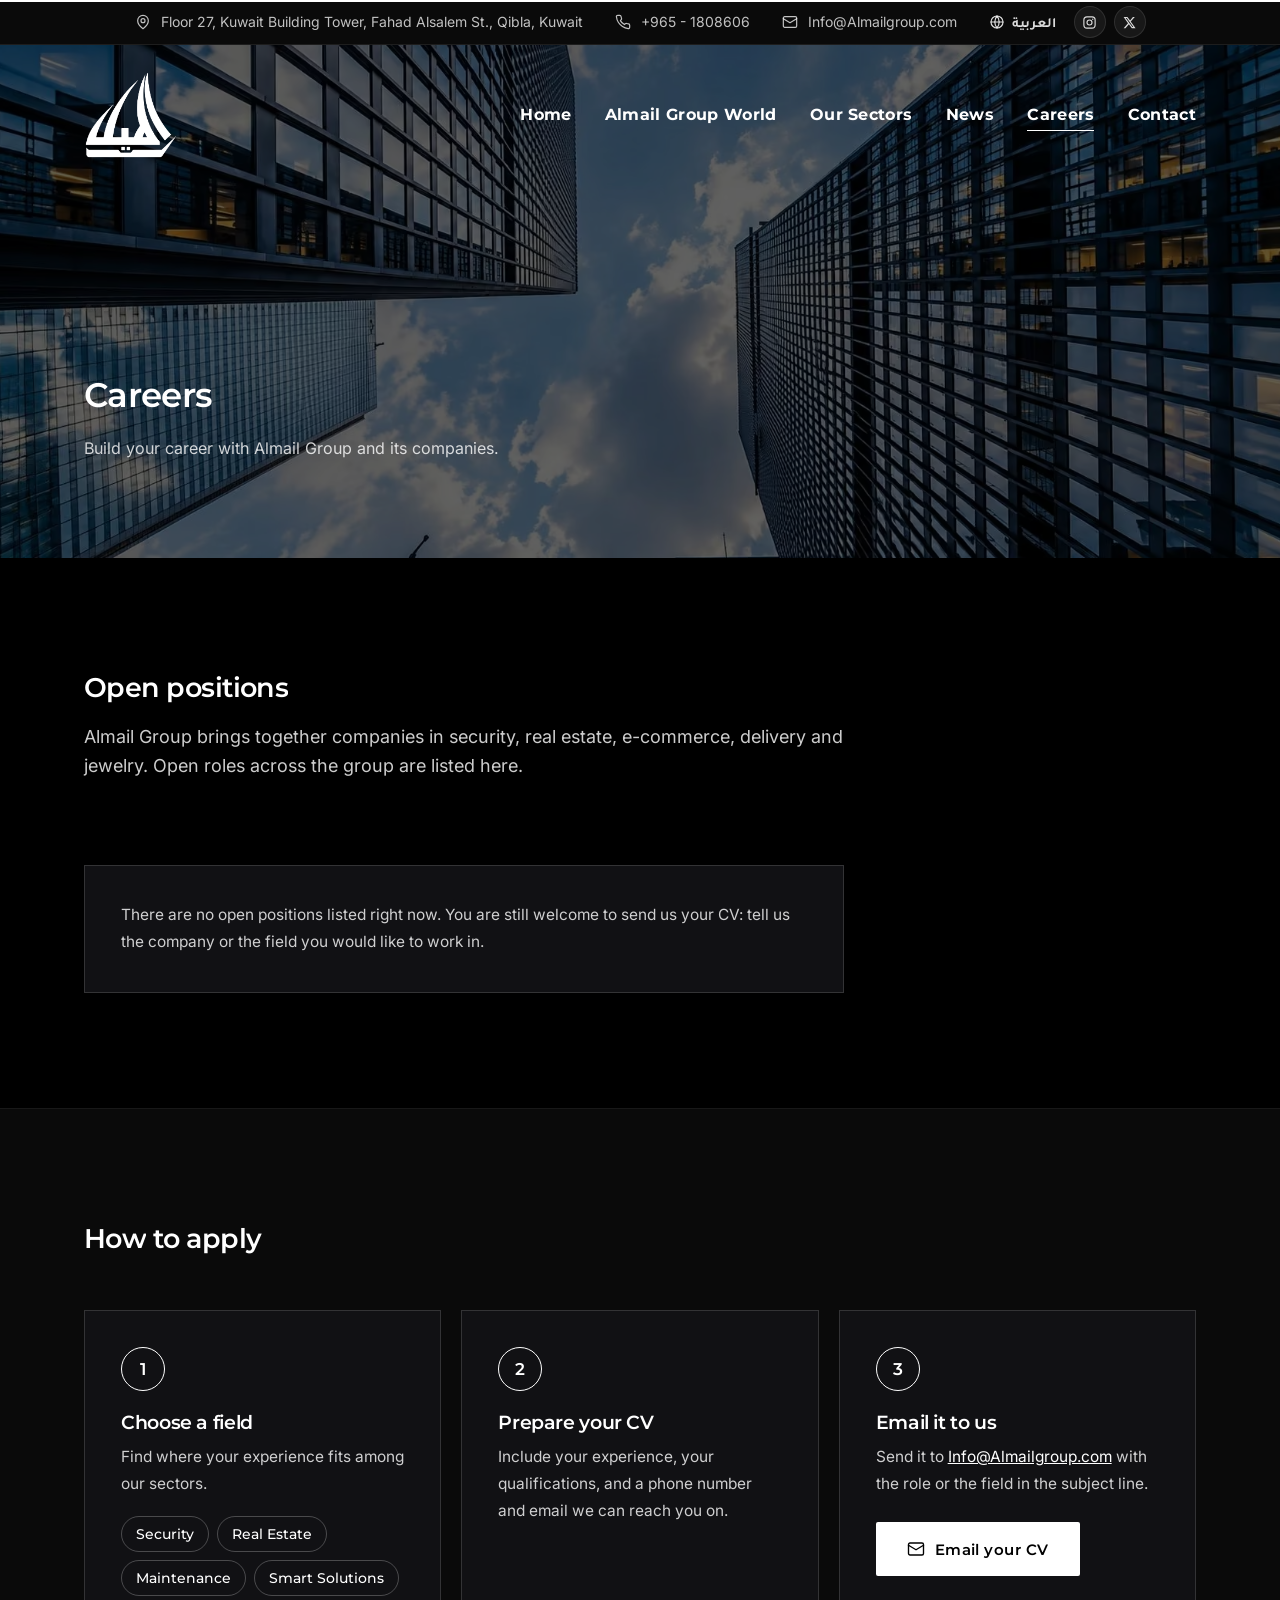
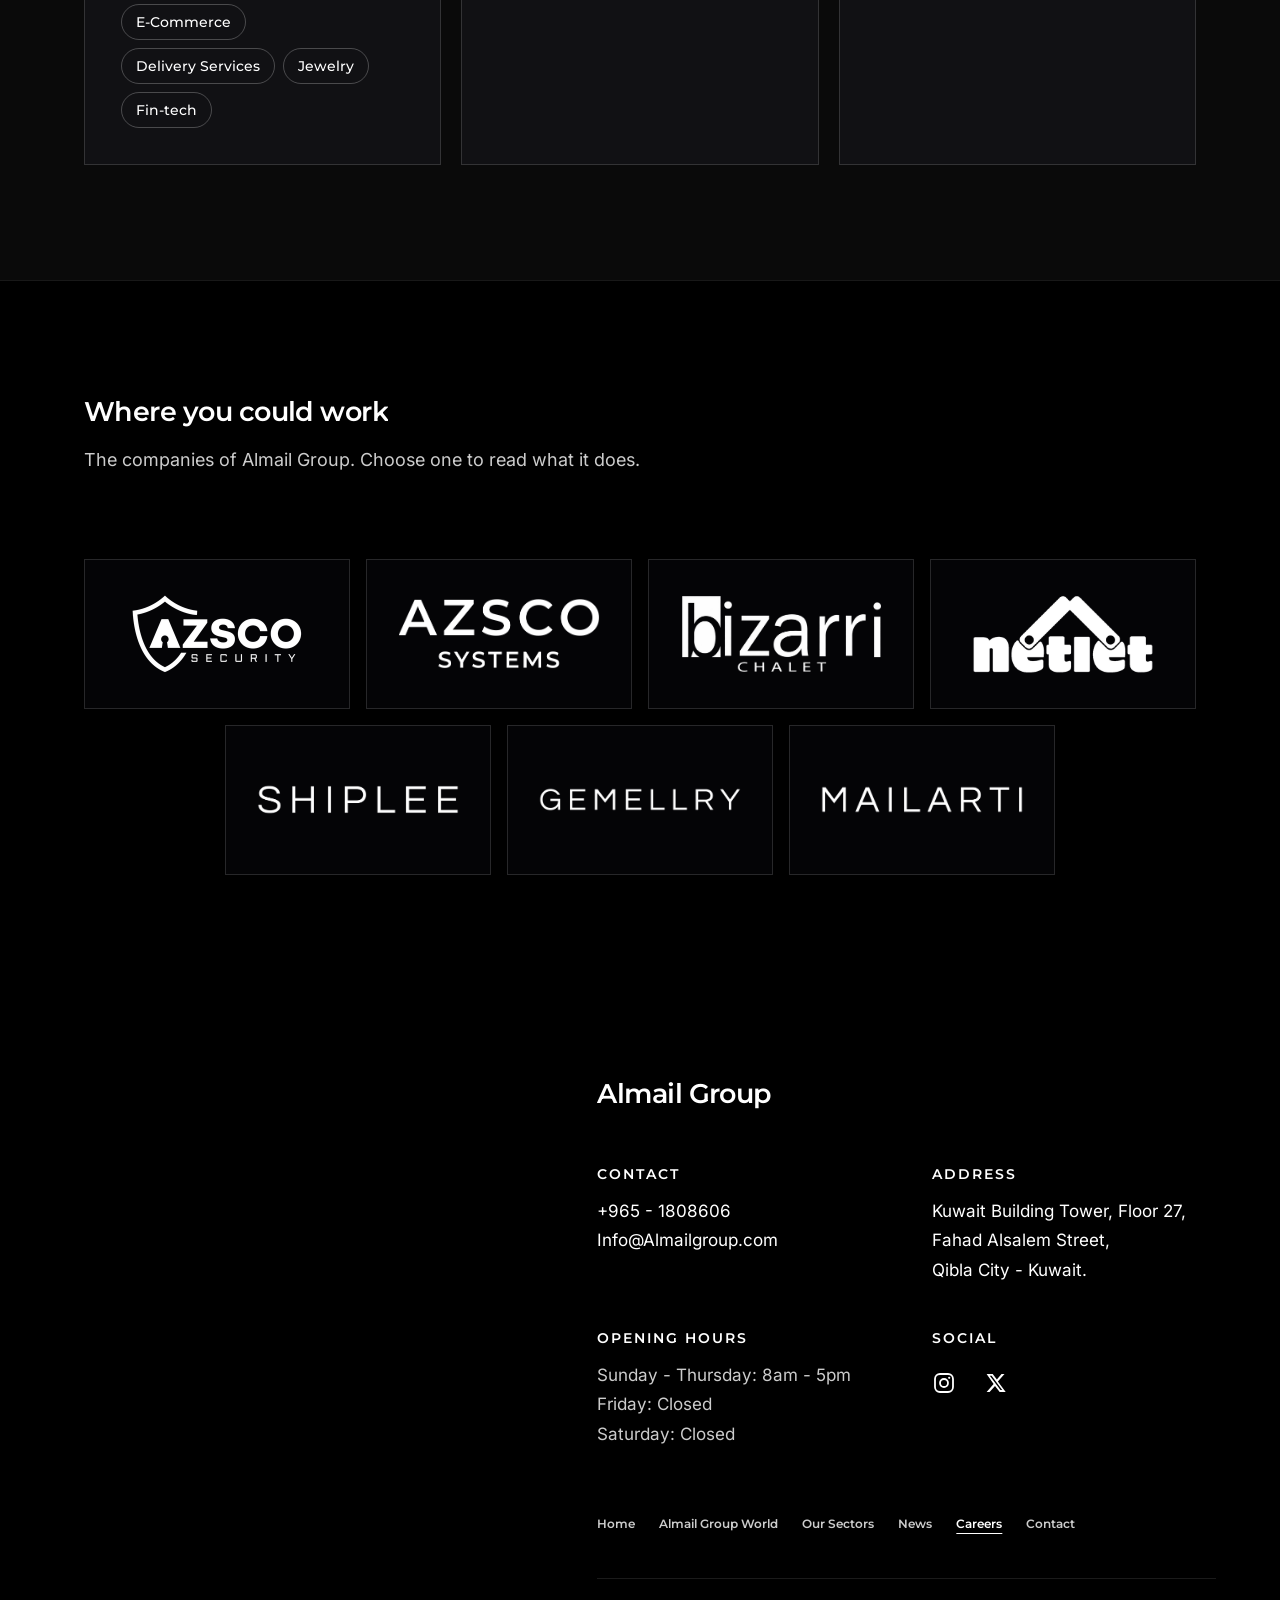
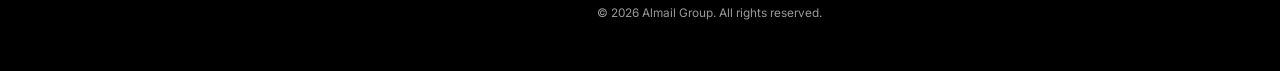
<file: careers/index.html>
<!DOCTYPE html>
<html lang="en">
<head>
<meta charset="utf-8">
<meta name="viewport" content="width=device-width, initial-scale=1">
<title>Careers | Almail Group</title>
<meta name="description" content="Careers at Almail Group and its companies in Kuwait: open positions and how to apply.">
<meta name="theme-color" content="#000000">
<link rel="canonical" href="https://www.almailgroup.com/careers/">
<link rel="alternate" hreflang="en" href="https://www.almailgroup.com/careers/">
<link rel="alternate" hreflang="ar" href="https://www.almailgroup.com/ar/careers/">
<link rel="alternate" hreflang="x-default" href="https://www.almailgroup.com/careers/">
<meta property="og:type" content="website">
<meta property="og:site_name" content="Almail Group">
<meta property="og:locale" content="en_US">
<meta property="og:locale:alternate" content="ar_KW">
<meta property="og:title" content="Careers | Almail Group">
<meta property="og:description" content="Careers at Almail Group and its companies in Kuwait: open positions and how to apply.">
<meta property="og:url" content="https://www.almailgroup.com/careers/">
<meta property="og:image" content="https://www.almailgroup.com/assets/img/og-share.jpg?v=f45fd65ebc">
<meta property="og:image:width" content="1200">
<meta property="og:image:height" content="630">
<meta name="twitter:card" content="summary_large_image">
<link rel="icon" type="image/png" sizes="32x32" href="/assets/img/favicon-32.png?v=187c327753">
<link rel="icon" type="image/png" sizes="192x192" href="/assets/img/favicon-192.png?v=b509cb3de9">
<link rel="apple-touch-icon" href="/assets/img/apple-touch-icon.png?v=9ba8148e47">
<link rel="manifest" href="/manifest.webmanifest">
<meta name="apple-mobile-web-app-title" content="Almail Group">
<link rel="preload" href="/assets/fonts/inter-latin.woff2?v=c0815e503a" as="font" type="font/woff2" crossorigin>
<link rel="preload" href="/assets/fonts/montserrat-latin.woff2?v=a5ec54920b" as="font" type="font/woff2" crossorigin>
<link rel="preload" as="image" type="image/avif" href="/assets/img/photos/footer-skyscrapers-bw.avif?v=7cd6192219" imagesrcset="/assets/img/photos/footer-skyscrapers-bw-960.avif?v=c5af413aeb 960w, /assets/img/photos/footer-skyscrapers-bw.avif?v=7cd6192219 1672w" imagesizes="100vw" media="not all and (max-width: 640px) and (orientation: portrait)" fetchpriority="high">
<link rel="preload" as="image" type="image/avif" href="/assets/img/photos/footer-skyscrapers-bw-portrait.avif?v=95ace2f9c3" media="(max-width: 640px) and (orientation: portrait)" fetchpriority="high">
<style>
@font-face {
font-family: "Inter";
src: url(/assets/fonts/inter-latin.woff2?v=c0815e503a) format("woff2");
font-weight: 400 600;
font-display: swap;
}
@font-face {
font-family: "Montserrat";
src: url(/assets/fonts/montserrat-latin.woff2?v=a5ec54920b) format("woff2");
font-weight: 100 900;
font-display: swap;
}
@font-face {
font-family: "Inter Fallback";
src: local("Arial"), local("ArialMT"), local("Liberation Sans");
size-adjust: 107.48%;
ascent-override: 90.13%;
descent-override: 22.44%;
line-gap-override: 0%;
}
@font-face {
font-family: "Montserrat Fallback";
src: local("Arial"), local("ArialMT"), local("Liberation Sans");
font-weight: 100 500;
size-adjust: 113.5%;
ascent-override: 85.29%;
descent-override: 22.11%;
line-gap-override: 0%;
}
@font-face {
font-family: "Montserrat Fallback";
src: local("Arial Bold"), local("Arial-BoldMT"), local("Liberation Sans Bold");
font-weight: 600 900;
size-adjust: 107.53%;
ascent-override: 90.02%;
descent-override: 23.34%;
line-gap-override: 0%;
}
@font-face {
font-family: "Cairo";
src: url(/assets/fonts/cairo-arabic.woff2?v=714d40cf07) format("woff2");
font-weight: 200 1000;
font-display: swap;
unicode-range: U+0600-06FF, U+0750-077F, U+0870-08FF, U+200C-200E, U+2010-2011, U+204F, U+2E41, U+FB50-FDFF, U+FE70-FEFC;
}
@font-face {
font-family: "Tajawal";
src: url(/assets/fonts/tajawal-arabic-400.woff2?v=86dcc0150b) format("woff2");
font-weight: 400;
font-display: swap;
unicode-range: U+0600-06FF, U+0750-077F, U+0870-08FF, U+200C-200E, U+2010-2011, U+204F, U+2E41, U+FB50-FDFF, U+FE70-FEFC;
}
@font-face {
font-family: "Tajawal";
src: url(/assets/fonts/tajawal-arabic-700.woff2?v=18fca0c18f) format("woff2");
font-weight: 700;
font-display: swap;
unicode-range: U+0600-06FF, U+0750-077F, U+0870-08FF, U+200C-200E, U+2010-2011, U+204F, U+2E41, U+FB50-FDFF, U+FE70-FEFC;
}
:root {
--black: #000;
--ink: #0a0a0a;
--charcoal: #1c1c1c;
--white: #fff;
--soft: rgba(255, 255, 255, .8);
--card: #111114;
--line: rgba(255, 255, 255, .14);
--font-head: "Montserrat", "Montserrat Fallback", "Helvetica Neue", Helvetica, Arial, sans-serif;
--font-nav: var(--font-head);
--font-body: "Inter", "Inter Fallback", "Helvetica Neue", Helvetica, Arial, sans-serif;
--h1: 33.6px;
--h2: 27.2px;
--wrap: 1240px;
--gutter: clamp(20px, 5vw, 64px);
--section: clamp(88px, 12vw, 150px);
--ease: cubic-bezier(.2, .7, .2, 1);
}
html[lang="ar"] {
--font-head: "Cairo", "Montserrat", "Montserrat Fallback", Tahoma, "Geeza Pro", sans-serif;
--font-body: "Tajawal", "Inter", "Inter Fallback", Tahoma, "Geeza Pro", sans-serif;
}
*, *::before, *::after { box-sizing: border-box; }
html {
-webkit-text-size-adjust: 100%;
scroll-behavior: smooth;
scroll-padding-top: 80px;
}
body {
margin: 0;
background: var(--black);
color: var(--white);
font: 400 16px/1.75 var(--font-body);
-webkit-font-smoothing: antialiased;
-moz-osx-font-smoothing: grayscale;
}
img { display: block; max-width: 100%; height: auto; }
input, select, textarea { font-size: 16px; }
picture { display: contents; }
a, button { -webkit-tap-highlight-color: rgba(255, 255, 255, .15); }
h1, h2, h3 {
margin: 0;
font-family: var(--font-head);
font-weight: 600;
line-height: 1.12;
letter-spacing: -.02em;
}
h1, h2 { text-wrap: balance; }
h1 { font-size: var(--h1); }
h2 { font-size: var(--h2); }
p { margin: 0; }
a { color: inherit; }
ul { margin: 0; padding: 0; list-style: none; }
address { font-style: normal; }
:focus-visible { outline: 2px solid var(--white); outline-offset: 4px; }
.wrap {
width: 100%;
max-width: var(--wrap);
margin-inline: auto;
padding-inline: var(--gutter);
}
.skip-link {
position: absolute;
inset-inline-start: 16px;
top: -60px;
z-index: 100;
padding: 10px 16px;
background: var(--white);
color: var(--black);
font: 600 14px var(--font-nav);
text-decoration: none;
}
.skip-link:focus { top: 16px; }
.has-bg { position: relative; isolation: isolate; overflow: hidden; }
.bg { position: absolute; inset: 0; z-index: -2; }
.bg img { width: 100%; height: 100%; object-fit: cover; }
.photo { isolation: isolate; }
.has-hint.is-near::before {
content: "";
position: absolute;
inset: -40px;
z-index: -1;
background: var(--hint) var(--focus) 50% / cover no-repeat;
filter: blur(24px);
}
.has-hint.is-loaded::before { visibility: hidden; transition: visibility 0s .8s; }
.js .photo-fade img { opacity: 0; transition: opacity .7s var(--ease); }
.js .photo-fade.is-loaded img { opacity: 1; }
.has-bg::before {
content: "";
position: absolute;
inset: 0;
z-index: -1;
background: rgba(0, 0, 0, var(--overlay, .6));
}
.site-header {
position: absolute;
top: 0;
left: 0;
right: 0;
z-index: 20;
}
.topbar {
background: var(--ink);
border-bottom: 1px solid rgba(255, 255, 255, .08);
font-size: 14px;
color: rgba(255, 255, 255, .75);
}
.topbar-inner { display: flex; align-items: center; justify-content: center; gap: 32px; min-height: 44px; }
.topbar-contact { display: flex; align-items: center; gap: 32px; }
.topbar-contact li { display: flex; align-items: center; gap: 10px; white-space: nowrap; }
.topbar-contact svg { flex-shrink: 0; width: 16px; height: 16px; }
.topbar-contact a { color: inherit; text-decoration: none; transition: color .25s var(--ease); }
.tb-short { display: none; }
.topbar-social { display: flex; gap: 8px; }
.topbar-social a {
display: inline-flex;
align-items: center;
justify-content: center;
width: 32px;
height: 32px;
border: 1px solid rgba(255, 255, 255, .1);
border-radius: 50%;
background: rgba(255, 255, 255, .06);
color: rgba(255, 255, 255, .85);
transition: color .25s var(--ease), border-color .25s var(--ease);
}
.topbar-social svg { width: 15px; height: 15px; }
.topbar-end { display: flex; align-items: center; gap: 18px; }
.lang-link {
display: inline-flex;
align-items: center;
gap: 7px;
min-height: 32px;
font: 600 14px/1 var(--font-nav);
color: rgba(255, 255, 255, .85);
text-decoration: none;
transition: color .25s var(--ease);
}
.lang-link svg { width: 16px; height: 16px; }
.lang-link[lang="ar"],
.m-lang[lang="ar"],
.not-found-ar { font-family: "Tajawal", Tahoma, "Geeza Pro", sans-serif; }
.header-inner { display: flex; align-items: center; justify-content: space-between; gap: 32px; padding-block: 26px; }
.site-header.is-stuck {
position: fixed;
background: rgba(8, 8, 10, .96);
border-bottom: 1px solid rgba(255, 255, 255, .08);
animation: header-in .35s var(--ease);
}
.site-header.is-stuck .topbar { display: none; }
.site-header.is-stuck .header-inner { padding-block: 10px; }
.site-header.is-stuck .brand-logo { height: 54px; }
.site-header.is-stuck { transition: transform .25s var(--ease); }
.site-header.is-stuck.is-hidden { animation: none; transform: translateY(-100%); }
@keyframes header-in {
from { transform: translateY(-100%); }
to { transform: none; }
}
.brand { display: inline-flex; flex-shrink: 0; }
.brand-logo { width: auto; height: 88px; }
.nav { margin-inline-start: auto; }
.nav ul { display: flex; align-items: center; gap: clamp(20px, 2.6vw, 40px); }
.header-lang { display: none; }
@media (min-width: 1081px) {
.site-header.is-stuck .header-lang { display: inline-flex; }
}
.nav-link {
position: relative;
display: inline-block;
padding-block: 8px;
font: 700 16px/1.2 var(--font-nav);
letter-spacing: .02em;
color: var(--white);
text-decoration: none;
white-space: nowrap;
transition: color .25s var(--ease);
}
.nav-link::after {
content: "";
position: absolute;
left: 0;
right: 0;
bottom: 2px;
height: 1px;
background: currentColor;
transform: scaleX(0);
transform-origin: left;
transition: transform .35s var(--ease);
}
.nav-link[aria-current="page"]::after { transform: scaleX(1); }
.header-actions { display: none; align-items: center; gap: 10px; margin-inline-end: -6px; }
.burger {
display: none;
position: relative;
width: 44px;
height: 44px;
padding: 0;
border: 0;
background: none;
color: var(--white);
cursor: pointer;
}
.burger span,
.burger span::before,
.burger span::after {
position: absolute;
left: 10px;
width: 24px;
height: 1.5px;
background: currentColor;
content: "";
}
.burger span { top: 50%; }
.burger span::before { left: 0; top: -8px; }
.burger span::after { left: 0; top: 8px; }
.backdrop {
position: fixed;
inset: 0;
z-index: 40;
background: rgba(0, 0, 0, .6);
opacity: 0;
visibility: hidden;
transition: opacity .3s var(--ease), visibility 0s .3s;
}
.backdrop.is-open { opacity: 1; visibility: visible; transition: opacity .3s var(--ease); }
.mobile-nav {
position: fixed;
top: 0;
inset-inline-end: 0;
bottom: 0;
z-index: 50;
display: flex;
flex-direction: column;
width: min(380px, 88vw);
padding: 22px 28px 32px;
background: var(--ink);
overflow-y: auto;
overscroll-behavior: contain;
transform: translateX(100%);
visibility: hidden;
transition: transform .4s var(--ease), visibility 0s .4s;
}
.mobile-nav.is-open { transform: none; visibility: visible; transition: transform .4s var(--ease); }
.mobile-nav-head { display: flex; align-items: center; justify-content: space-between; margin-bottom: 36px; }
.mobile-nav-head .brand-logo { height: 56px; }
.close {
width: 44px;
height: 44px;
padding: 10px;
border: 0;
background: none;
color: var(--white);
cursor: pointer;
}
.close svg { width: 24px; height: 24px; }
.m-link {
display: block;
padding: 14px 0;
border-bottom: 1px solid rgba(255, 255, 255, .1);
font: 700 20px/1.3 var(--font-nav);
color: var(--white);
text-decoration: none;
}
.m-link[aria-current="page"] { text-decoration: underline; text-decoration-thickness: 1px; text-underline-offset: 8px; }
.m-link:active { color: var(--soft); }
.m-lang {
display: flex;
align-items: center;
gap: 10px;
min-height: 52px;
border-bottom: 1px solid rgba(255, 255, 255, .1);
font: 600 18px/1.3 var(--font-nav);
color: var(--soft);
text-decoration: none;
}
.m-lang svg { width: 18px; height: 18px; color: var(--soft); }
.m-lang:active { color: var(--soft); }
.m-contact { margin-top: auto; padding-top: 36px; }
.m-call { width: 100%; }
.m-details { display: grid; gap: 2px; margin-top: 18px; font-size: 16px; color: var(--soft); }
.m-details li { display: flex; align-items: center; gap: 12px; }
.m-details svg { flex-shrink: 0; width: 18px; height: 18px; color: var(--soft); }
.m-details a,
.m-details span { padding-block: 9px; }
.m-details a { color: var(--white); text-decoration: none; }
.m-social { margin-top: 10px; }
.hero {
display: flex;
align-items: center;
min-height: 100vh;
min-height: 100svh;
padding-block: 200px 120px;
}
.hero::before {
background: linear-gradient(90deg, rgba(0, 0, 0, .78) 0%, rgba(0, 0, 0, .58) 42%, rgba(0, 0, 0, .28) 100%);
}
.hero-title { margin-bottom: 28px; font-size: 33.5px; }
.hero-actions { display: flex; flex-wrap: wrap; gap: 14px; margin-top: 44px; }
.btn {
display: inline-flex;
align-items: center;
justify-content: center;
min-height: 54px;
padding: 0 30px;
border: 1px solid transparent;
border-radius: 2px;
font: 600 15px/1 var(--font-nav);
letter-spacing: .03em;
text-decoration: none;
transition: background .3s var(--ease), border-color .3s var(--ease), color .3s var(--ease), transform .15s var(--ease);
}
.btn:active { transform: scale(.97); }
.btn { gap: 10px; }
.btn svg { flex-shrink: 0; width: 18px; height: 18px; }
.btn-primary { background: var(--white); color: var(--black); }
.btn-ghost { border-color: rgba(255, 255, 255, .6); color: var(--white); }
.hero-lead {
max-width: 600px;
font-size: 16px;
line-height: 1.65;
color: var(--white);
}
.scroll-cue {
position: absolute;
left: 50%;
bottom: 28px;
width: 44px;
height: 64px;
margin-left: -22px;
padding: 8px 10px;
color: var(--white);
opacity: .85;
}
.scroll-cue svg { width: 24px; height: 48px; animation: nudge 2.4s ease-in-out infinite; }
@keyframes nudge {
0%, 100% { transform: translateY(-4px); }
50% { transform: translateY(6px); }
}
.why { --overlay: .5; padding-block: clamp(110px, 16vw, 200px); }
.why-band {
max-width: 1160px;
padding: clamp(36px, 6vw, 84px);
background: var(--white);
color: var(--black);
}
.why-band h2 { margin-bottom: clamp(28px, 4vw, 44px); }
.why-band h3 { margin-bottom: 16px; font-size: 18.6px; line-height: 1.25; }
.why-band p { font-size: 15.4px; color: #1a1a1a; }
.why-body {
display: grid;
grid-template-columns: minmax(0, 1fr) minmax(0, 1fr);
gap: clamp(32px, 5vw, 72px);
align-items: start;
}
.why-areas { display: grid; grid-template-columns: repeat(2, minmax(0, 1fr)); gap: 12px; }
.why-areas li {
display: flex;
align-items: center;
gap: 14px;
padding: 14px 16px;
border: 1px solid #e5e5e5;
font: 600 16px/1.25 var(--font-head);
color: #111;
}
.why-icon {
display: inline-flex;
flex-shrink: 0;
align-items: center;
justify-content: center;
width: 42px;
height: 42px;
border-radius: 50%;
background: #f0f0f0;
color: var(--black);
}
.why-icon svg { width: 22px; height: 22px; }
.about { --overlay: .62; padding-block: var(--section); }
.section-head { margin-bottom: clamp(48px, 7vw, 84px); }
.subtitle {
margin-top: 14px;
font-family: var(--font-head);
font-weight: 500;
font-size: 20px;
color: var(--soft);
}
.about-head {
display: grid;
grid-template-columns: minmax(0, 1fr) minmax(0, 1fr);
gap: clamp(32px, 6vw, 96px);
align-items: end;
margin-bottom: clamp(48px, 6vw, 72px);
}
.about-head .section-head { margin-bottom: 0; }
.about-text { font-size: 16px; line-height: 1.7; color: var(--white); }
.sub-logos {
--cols: 4;
--gx: 16px;
display: flex;
flex-wrap: wrap;
justify-content: center;
gap: var(--gx);
}
.sub-logos li {
display: flex;
flex: 0 0 calc((100% - (var(--cols) - 1) * var(--gx)) / var(--cols));
height: 150px;
border: 1px solid var(--line);
background: rgba(10, 10, 14, .45);
transition: background .3s var(--ease), border-color .3s var(--ease);
}
.sub-logos a { display: flex; align-items: center; justify-content: center; width: 100%; padding: 26px; }
.sub-logos a:active { background: rgba(255, 255, 255, .06); }
.sub-logos img { width: auto; max-width: 100%; max-height: 84px; object-fit: contain; }
.sectors { --overlay: .55; padding-block: var(--section); }
.sectors-head { max-width: 800px; margin: 0 auto clamp(48px, 7vw, 80px); text-align: center; }
.sectors-head p { margin-top: 24px; font-size: 16px; color: var(--white); }
.sector-list {
display: grid;
grid-template-columns: repeat(2, minmax(0, 1fr));
column-gap: clamp(32px, 6vw, 96px);
max-width: 1120px;
margin-inline: auto;
}
.sector-list li { border-bottom: 1px solid rgba(255, 255, 255, .16); }
.sector-list li:nth-child(-n + 2) { border-top: 1px solid rgba(255, 255, 255, .16); }
.sector-link {
display: flex;
align-items: center;
gap: 22px;
padding: 24px 4px;
font: 500 24px/1.15 var(--font-head);
color: var(--white);
text-decoration: none;
transition: color .35s var(--ease);
}
.sector-num {
min-width: 2.2em;
font: 600 14px/1 var(--font-nav);
letter-spacing: .1em;
color: var(--soft);
}
.sector-name { flex: 1; transition: transform .45s var(--ease); }
.sector-arrow {
display: inline-flex;
color: var(--white);
opacity: 0;
transform: translateX(-10px);
transition: opacity .35s var(--ease), transform .45s var(--ease);
}
.sector-arrow svg { width: 28px; height: 28px; }
.sector-link:active { color: var(--soft); }
.sector-link:focus-visible .sector-name { transform: translateX(6px); }
.sector-link:focus-visible .sector-arrow { opacity: 1; transform: none; }
.logo-grid {
--cols: 4;
--gx: 32px;
display: flex;
flex-wrap: wrap;
justify-content: center;
column-gap: var(--gx);
margin-inline: auto;
}
.logo-grid li {
display: flex;
flex: 0 0 calc((100% - (var(--cols) - 1) * var(--gx)) / var(--cols));
align-items: center;
justify-content: center;
}
.logo-grid img { width: auto; max-width: 100%; object-fit: contain; }
.partners { padding-block: var(--section); background: var(--black); }
.logo-grid--partners {
display: grid;
grid-template-columns: repeat(4, minmax(0, 1fr));
column-gap: 0;
max-width: 1160px;
margin-top: clamp(48px, 6vw, 72px);
border-top: 1px solid rgba(255, 255, 255, .12);
border-inline-start: 1px solid rgba(255, 255, 255, .12);
}
.logo-grid--partners li {
height: 160px;
padding: 28px;
border-inline-end: 1px solid rgba(255, 255, 255, .12);
border-bottom: 1px solid rgba(255, 255, 255, .12);
transition: background .3s var(--ease);
}
.logo-grid--partners img { max-height: 58px; max-width: min(210px, 100%); }
.clients-head { padding-block: clamp(80px, 9vw, 112px) clamp(48px, 6vw, 64px); background: var(--black); text-align: center; }
.divider { display: block; width: 64px; height: 1px; margin: 26px auto 0; background: var(--white); }
.clients-body { padding-block: clamp(8px, 2vw, 24px) clamp(80px, 10vw, 130px); background: var(--black); }
.logo-grid--clients {
--cols: 5;
--gx: clamp(24px, 4vw, 52px);
row-gap: clamp(36px, 4vw, 56px);
max-width: 1160px;
}
.logo-grid--clients li { height: 110px; }
.logo-grid--clients img {
max-height: 84px;
max-width: min(190px, 100%);
opacity: .62;
transition: opacity .35s var(--ease);
}
.quote { --overlay: .58; padding-block: clamp(110px, 14vw, 170px); text-align: center; }
.quote-track { display: grid; }
.quote-slide { grid-area: 1 / 1; transition: opacity .7s var(--ease); }
.quote figure { margin: 0; }
.quote-slide[hidden] { display: block; visibility: hidden; opacity: 0; }
.quote blockquote { margin: 0 auto; max-width: 960px; }
.quote blockquote p { font: 500 26px/1.25 var(--font-head); text-wrap: balance; }
.quote figcaption { display: flex; flex-direction: column; align-items: center; gap: 4px; margin-top: 36px; }
.quote figcaption::before { content: ""; width: 48px; height: 2px; margin-bottom: 18px; background: var(--white); }
.quote-name { font-size: 19px; font-weight: 600; }
.quote-role { font-size: 16px; color: var(--soft); }
.quote-dots { display: flex; justify-content: center; gap: 4px; margin-top: 48px; }
.quote-dot {
position: relative;
width: 24px;
height: 24px;
padding: 0;
border: 0;
background: none;
cursor: pointer;
}
.quote-dot::before {
content: "";
position: absolute;
inset: 8px;
border: 1px solid var(--white);
border-radius: 50%;
transition: background .3s var(--ease);
}
.quote-dot[aria-current="true"]::before { background: var(--white); }
.site-footer { display: grid; grid-template-columns: minmax(0, 5fr) minmax(0, 7fr); background: var(--black); }
.footer-photo { position: relative; min-height: 100%; overflow: hidden; }
.footer-photo.has-hint::before { background-position: center; filter: grayscale(1) brightness(.78) blur(24px); }
.footer-photo img { position: absolute; inset: 0; width: 100%; height: 100%; object-fit: cover; filter: grayscale(1) brightness(.78); }
.footer-panel { padding: clamp(56px, 7vw, 100px) clamp(28px, 5vw, 80px) clamp(32px, 4vw, 48px); }
.footer-title { margin-bottom: clamp(36px, 5vw, 56px); font-size: var(--h2); }
.footer-grid { display: grid; grid-template-columns: repeat(auto-fit, minmax(240px, 1fr)); gap: 44px clamp(24px, 4vw, 56px); }
.footer-nav { margin-top: clamp(40px, 5vw, 56px); }
.footer-nav ul { display: flex; flex-wrap: wrap; gap: 4px 24px; }
.footer-nav a {
display: inline-flex;
align-items: center;
min-height: 36px;
font: 600 11.8px/1.2 var(--font-nav);
color: var(--soft);
text-decoration: none;
transition: color .25s var(--ease);
}
.footer-nav a[aria-current="page"] { color: var(--white); text-decoration: underline; text-decoration-thickness: 1px; text-underline-offset: 5px; }
.footer-legal {
margin-top: clamp(28px, 3vw, 36px);
padding-top: 24px;
border-top: 1px solid rgba(255, 255, 255, .1);
font-size: 11.8px;
color: rgba(255, 255, 255, .6);
}
.footer-grid h3 {
margin-bottom: 14px;
font: 600 14px/1.2 var(--font-nav);
letter-spacing: .14em;
text-transform: uppercase;
}
.footer-grid p,
.footer-grid address,
.footer-contact { font-size: 17px; line-height: 1.75; color: var(--soft); }
.footer-grid a { color: var(--white); text-decoration: none; }
.social { display: flex; gap: 8px; margin-inline-start: -10px; }
.social a { display: inline-flex; width: 44px; height: 44px; padding: 10px; color: var(--white); transition: color .25s var(--ease); }
.social svg { width: 24px; height: 24px; }
.to-top {
position: fixed;
inset-inline-end: 16px;
bottom: 16px;
z-index: 30;
display: inline-flex;
align-items: center;
justify-content: center;
width: 48px;
height: 48px;
padding: 0;
border: 1px solid rgba(255, 255, 255, .3);
border-radius: 50%;
background: rgba(8, 8, 10, .92);
color: var(--white);
cursor: pointer;
opacity: 0;
visibility: hidden;
transform: translateY(12px);
transition: opacity .3s var(--ease), transform .3s var(--ease), visibility 0s .3s;
}
.to-top[hidden] { display: none; }
.to-top.is-visible { opacity: 1; visibility: visible; transform: none; transition: opacity .3s var(--ease), transform .3s var(--ease); }
.to-top svg { width: 20px; height: 20px; }
.to-top:active { border-color: var(--white); background: rgba(255, 255, 255, .12); }
.page-hero {
--overlay: .62;
display: flex;
align-items: flex-end;
min-height: 62vh;
padding-block: 230px clamp(64px, 8vw, 96px);
}
.page-lead { max-width: 620px; margin-top: 20px; font-size: 16px; color: var(--soft); }
.page-section { padding-block: clamp(72px, 9vw, 120px); background: var(--black); }
.page-section--alt { border-block: 1px solid rgba(255, 255, 255, .06); background: var(--ink); }
.lead-text { max-width: 760px; margin-top: 18px; font-size: 17.9px; line-height: 1.65; color: var(--soft); }
.page-intro { margin: 0 0 clamp(40px, 5vw, 64px); color: var(--white); }
.icon-badge {
display: inline-flex;
flex-shrink: 0;
align-items: center;
justify-content: center;
width: 52px;
height: 52px;
border-radius: 50%;
background: rgba(255, 255, 255, .1);
color: var(--white);
}
.icon-badge svg { width: 24px; height: 24px; }
.company-card,
.sector-card,
.item-card,
.contact-card,
.empty-note,
.side-note,
.steps > li,
.online-card { border: 1px solid var(--line); background: var(--card); }
.company-card,
.sector-card { scroll-margin-top: 100px; transition: border-color .4s var(--ease); }
.company-card:target,
.sector-card:target { border-color: var(--white); }
.chips-label { margin-top: 22px; font: 600 13px/1.2 var(--font-nav); letter-spacing: .12em; text-transform: uppercase; color: rgba(255, 255, 255, .62); }
.chips { display: flex; flex-wrap: wrap; gap: 8px; margin-top: 10px; }
.chip {
display: inline-flex;
align-items: center;
min-height: 36px;
padding: 0 14px;
border: 1px solid rgba(255, 255, 255, .24);
border-radius: 999px;
font: 500 14px/1.2 var(--font-nav);
color: var(--white);
text-decoration: none;
transition: border-color .25s var(--ease), color .25s var(--ease);
}
a.chip:active { border-color: var(--white); background: rgba(255, 255, 255, .1); }
.company-grid { display: grid; grid-template-columns: repeat(auto-fill, minmax(min(100%, 340px), 1fr)); gap: 20px; }
.company-card { display: flex; flex-direction: column; }
.company-logo {
display: flex;
align-items: center;
justify-content: center;
height: 170px;
padding: 32px;
border-bottom: 1px solid rgba(255, 255, 255, .1);
background: var(--charcoal);
}
.company-logo img { width: auto; max-width: min(240px, 100%); max-height: 84px; object-fit: contain; }
.company-body { display: flex; flex: 1; flex-direction: column; align-items: flex-start; padding: clamp(24px, 3vw, 32px); }
.company-field { margin-bottom: 10px; font: 600 13px/1.2 var(--font-nav); letter-spacing: .12em; text-transform: uppercase; color: var(--soft); }
.company-body h3 { font-size: 18.6px; }
.company-text { margin-top: 12px; font-size: 15.4px; line-height: 1.65; color: var(--soft); }
.company-link {
display: inline-flex;
align-items: center;
gap: 8px;
min-height: 44px;
margin-top: auto;
padding-top: 18px;
font: 600 15px/1.2 var(--font-nav);
color: var(--white);
text-decoration: none;
}
.company-link svg { width: 16px; height: 16px; color: var(--white); }
.sector-cards { display: grid; grid-template-columns: repeat(2, minmax(0, 1fr)); gap: 20px; }
.sector-card { padding: clamp(28px, 3.4vw, 44px); }
.sector-card-top { display: flex; align-items: center; justify-content: space-between; margin-bottom: 26px; }
.sector-card h2 { font-size: 18.6px; }
.sector-text { margin-top: 12px; font-size: 15.4px; line-height: 1.65; color: var(--soft); }
.news-layout { display: grid; grid-template-columns: minmax(0, 1fr) 320px; gap: clamp(32px, 5vw, 64px); align-items: start; }
.item-list { display: grid; gap: 20px; }
.item-card { padding: clamp(28px, 3.4vw, 44px); }
.item-meta { display: block; margin-bottom: 14px; font: 600 14px/1.3 var(--font-nav); letter-spacing: .06em; color: var(--soft); }
.item-card h2,
.item-card h3 { margin-bottom: 14px; font-size: 18.6px; }
.item-card p { font-size: 15.4px; color: var(--soft); }
.item-card p + p { margin-top: 14px; }
.item-card .btn { margin-top: 24px; }
.side-note { padding: 28px; }
.side-note h2 { margin-bottom: 12px; font-size: 18.6px; }
.side-note p { font-size: 15.4px; color: var(--soft); }
.side-note p + p { margin-top: 12px; }
.side-note a { color: var(--white); }
.side-note .social { margin-top: 10px; }
.empty-note { max-width: 760px; padding: clamp(24px, 3vw, 36px); font-size: 15.4px; color: var(--soft); }
.steps { display: grid; grid-template-columns: repeat(3, minmax(0, 1fr)); gap: 20px; margin: clamp(36px, 5vw, 56px) 0 0; padding: 0; list-style: none; }
.steps > li { display: flex; flex-direction: column; align-items: flex-start; padding: clamp(28px, 3vw, 36px); }
.step-num {
display: inline-flex;
align-items: center;
justify-content: center;
width: 44px;
height: 44px;
margin-bottom: 22px;
border: 1px solid var(--white);
border-radius: 50%;
font: 600 17px/1 var(--font-nav);
color: var(--white);
}
.steps h3 { margin-bottom: 10px; font-size: 18.6px; }
.steps p { font-size: 15.4px; color: var(--soft); }
.steps p a { color: var(--white); }
.steps .chips { margin-top: 18px; }
.steps .btn { margin-top: 24px; }
.contact-cards { display: grid; grid-template-columns: repeat(4, minmax(0, 1fr)); gap: 20px; }
.contact-card { display: flex; flex-direction: column; align-items: flex-start; padding: clamp(26px, 3vw, 34px); }
.contact-card h2 { margin: 22px 0 10px; font-size: 18.6px; }
.contact-card p,
.contact-card address { margin-bottom: 24px; font-size: 15.4px; line-height: 1.7; color: var(--soft); }
.contact-card p a { color: var(--white); text-decoration: none; overflow-wrap: anywhere; }
.contact-card .btn { margin-top: auto; }
.hours { width: 100%; font-size: 15.4px; color: var(--soft); }
.hours li { display: flex; flex-wrap: wrap; justify-content: space-between; gap: 4px 12px; padding-block: 9px; border-bottom: 1px solid rgba(255, 255, 255, .08); }
.hours li span:last-child { color: var(--white); }
.online-list { display: grid; grid-template-columns: repeat(auto-fill, minmax(min(100%, 240px), 1fr)); gap: 20px; }
.online-card {
display: flex;
flex-direction: column;
align-items: flex-start;
gap: 6px;
height: 100%;
padding: 28px;
color: var(--white);
text-decoration: none;
transition: border-color .3s var(--ease);
}
.online-card:active { border-color: var(--white); }
.online-logo { display: flex; align-items: center; height: 64px; margin-bottom: 14px; }
.online-logo img { width: auto; max-width: 200px; max-height: 56px; object-fit: contain; }
.online-name { font: 600 18.6px/1.2 var(--font-head); }
.online-url { display: inline-flex; align-items: center; gap: 8px; font-size: 15.4px; color: var(--white); }
.online-url svg { width: 15px; height: 15px; }
.cta-band { padding-block: clamp(64px, 8vw, 104px); background: var(--charcoal); }
.cta-inner { display: flex; flex-wrap: wrap; align-items: center; justify-content: space-between; gap: 28px 48px; }
.cta-band h2 { font-size: var(--h2); }
.cta-band p { max-width: 560px; margin-top: 12px; color: var(--soft); }
.cta-actions { display: flex; flex-wrap: wrap; gap: 14px; }
.text-link { color: var(--white); font: 600 17px var(--font-nav); text-underline-offset: 5px; }
@media (hover: hover) {
.topbar-contact a:hover,
.lang-link:hover { color: var(--white); }
.topbar-social a:hover { color: var(--white); border-color: rgba(255, 255, 255, .6); }
.nav-link:hover::after { transform: scaleX(1); }
.btn-primary:hover { border-color: var(--white); background: var(--black); color: var(--white); }
.btn-ghost:hover { border-color: var(--white); background: rgba(255, 255, 255, .1); }
.scroll-cue:hover { opacity: 1; }
.sub-logos li:hover { border-color: rgba(255, 255, 255, .32); background: rgba(10, 10, 14, .62); }
.sector-link:hover .sector-name { transform: translateX(6px); }
.sector-link:hover .sector-arrow { opacity: 1; transform: none; }
.logo-grid--partners li:hover { background: rgba(255, 255, 255, .04); }
.logo-grid--clients li:hover img { opacity: 1; }
.footer-grid a:hover { text-decoration: underline; text-underline-offset: 4px; }
.social a:hover { color: var(--soft); }
.to-top:hover { border-color: var(--white); background: rgba(255, 255, 255, .12); }
.footer-nav a:hover { color: var(--white); }
a.chip:hover { border-color: var(--white); background: rgba(255, 255, 255, .1); }
.company-link:hover span { text-decoration: underline; text-underline-offset: 4px; }
.online-card:hover { border-color: rgba(255, 255, 255, .6); }
.contact-card p a:hover,
.side-note a:hover,
.steps p a:hover { text-decoration: underline; text-underline-offset: 4px; }
}
.topbar-contact a:active,
.lang-link:active,
.footer-nav a:active { color: var(--white); }
.topbar-social a:active,
.social a:active,
.company-link:active { color: var(--soft); }
.footer-grid a:active,
.contact-card p a:active,
.side-note a:active,
.steps p a:active { text-decoration: underline; text-underline-offset: 4px; }
@media (prefers-reduced-motion: no-preference) {
@view-transition { navigation: auto; }
}
::view-transition-old(root),
::view-transition-new(root) { animation-duration: .22s; }
[dir="rtl"] * { letter-spacing: 0 !important; }
[dir="rtl"] [dir="ltr"],
[dir="rtl"] [dir="ltr"] * { letter-spacing: normal !important; }
[dir="rtl"] h1,
[dir="rtl"] h2 { line-height: 1.35; }
[dir="rtl"] h3 { line-height: 1.45; }
[dir="rtl"] .quote blockquote p { line-height: 1.45; }
[dir="rtl"] .nav-link::after { transform-origin: right; }
[dir="rtl"] .mobile-nav { transform: translateX(-100%); }
[dir="rtl"] .mobile-nav.is-open { transform: none; }
[dir="rtl"] .sector-arrow { transform: translateX(10px); }
[dir="rtl"] .sector-arrow svg,
[dir="rtl"] .company-link svg,
[dir="rtl"] .online-url svg { transform: scaleX(-1); }
[dir="rtl"] .sector-link:focus-visible .sector-name { transform: translateX(-6px); }
@media (hover: hover) {
[dir="rtl"] .sector-link:hover .sector-name { transform: translateX(-6px); }
}
@media (min-width: 901px) {
[dir="rtl"] .hero::before {
background: linear-gradient(270deg, rgba(0, 0, 0, .78) 0%, rgba(0, 0, 0, .58) 42%, rgba(0, 0, 0, .28) 100%);
}
}
:root {
--ease-out: cubic-bezier(.16, 1, .3, 1);
--ease-pop: cubic-bezier(.34, 1.56, .64, 1);
}
.words .w { display: inline-block; overflow: hidden; padding-block: .1em .16em; margin-block: -.1em -.16em; vertical-align: top; }
.words .w > span { display: inline-block; }
.words .w { --d: 0s; }
[dir="rtl"] .words .w { padding-block: .24em; margin-block: -.24em; }
@media screen and (prefers-reduced-motion: no-preference) {
.js .reveal {
opacity: 0;
transform: translateY(32px);
transition: opacity .8s var(--ease), transform 1s var(--ease-out);
}
.js .reveal.is-in { opacity: 1; transform: none; }
.js .reveal.words { opacity: 1; transform: none; }
.js .words .w > span {
transform: translateY(105%);
transition: transform 1.05s var(--ease-out) var(--d, 0s);
}
.js .is-in .words .w > span,
.js .words.is-in .w > span { transform: none; }
.words .w:nth-child(2) { --d: 0.07s; }
.words .w:nth-child(3) { --d: 0.14s; }
.words .w:nth-child(4) { --d: 0.21s; }
.words .w:nth-child(5) { --d: 0.28s; }
.words .w:nth-child(6) { --d: 0.35s; }
.words .w:nth-child(7) { --d: 0.42s; }
.words .w:nth-child(8) { --d: 0.49s; }
.words .w:nth-child(9) { --d: 0.56s; }
.words .w:nth-child(10) { --d: 0.63s; }
.words .w:nth-child(n + 11) { --d: .7s; }
.js .hero-title .w > span,
.js .page-hero h1 .w > span { transform: none; animation: word-rise 1.1s var(--ease-out) calc(var(--d, 0s) + .1s) both; }
.js .hero-actions { animation: rise-in 1s var(--ease-out) .5s both; }
.js .scroll-cue { animation: fade-in 1s var(--ease) 1.1s both; }
.js .reveal-pop { transform: translateY(26px) scale(.9); transition-timing-function: var(--ease), var(--ease-pop); transition-duration: .7s, .8s; }
.js .reveal-card { opacity: 1; transform: none; clip-path: inset(10% 8%); transition: clip-path 1.2s var(--ease-out); }
.js .reveal-card.is-in { clip-path: inset(0); }
.js .reveal-card .why-copy,
.js .reveal-card .why-areas li {
opacity: 0;
transform: translateY(22px);
transition: opacity .7s var(--ease) var(--d, .3s), transform .9s var(--ease-out) var(--d, .3s);
}
.js .reveal-card .why-icon { transform: scale(0); transition: transform .6s var(--ease-pop) calc(var(--d, .3s) + .15s); }
.js .reveal-card.is-in .why-copy,
.js .reveal-card.is-in .why-areas li { opacity: 1; transform: none; }
.js .reveal-card.is-in .why-icon { transform: none; }
.why-areas li:nth-child(1) { --d: 0.40s; }
.why-areas li:nth-child(2) { --d: 0.48s; }
.why-areas li:nth-child(3) { --d: 0.56s; }
.why-areas li:nth-child(4) { --d: 0.64s; }
.why-areas li:nth-child(5) { --d: 0.72s; }
.why-areas li:nth-child(6) { --d: 0.80s; }
.js .reveal-row { position: relative; opacity: 1; transform: none; border-color: transparent !important; }
.js .reveal-row::after,
.js .sector-list .reveal-row:nth-child(-n + 2)::before {
content: "";
position: absolute;
inset-inline: 0;
bottom: -1px;
height: 1px;
background: rgba(255, 255, 255, .16);
transform: scaleX(0);
transition: transform 1.3s var(--ease-out);
}
.js .sector-list .reveal-row:nth-child(-n + 2)::before { top: -1px; bottom: auto; }
.js .sector-list .reveal-row::before,
.js .sector-list .reveal-row::after { transform-origin: left; }
[dir="rtl"] .sector-list .reveal-row::before,
[dir="rtl"] .sector-list .reveal-row::after { transform-origin: right; }
.js .reveal-row .sector-link {
opacity: 0;
transform: translateX(-36px);
transition: color .35s var(--ease), opacity .7s var(--ease) .2s, transform 1s var(--ease-out) .2s;
}
.js[dir="rtl"] .reveal-row .sector-link { transform: translateX(36px); }
.js .reveal-row.is-in::after,
.js .reveal-row.is-in::before,
.js .reveal-row.is-in .sector-link { opacity: 1; transform: none; }
.js .quote-track figcaption::before,
.js .clients-head .divider { transform: scaleX(0); transition: transform 1s var(--ease-out) .45s; }
.js .quote-track.is-in figcaption::before,
.js .clients-head .is-in + .divider { transform: none; }
.js .reveal .icon-badge { transform: scale(.3); opacity: 0; transition: transform .7s var(--ease-pop) .25s, opacity .4s var(--ease) .25s; }
.js .reveal.is-in .icon-badge { transform: none; opacity: 1; }
.js .reveal-group { opacity: 1; transform: none; }
.js .reveal-group .footer-grid > *,
.js .reveal-group .footer-nav,
.js .reveal-group .footer-legal {
opacity: 0;
transform: translateY(24px);
transition: opacity .7s var(--ease) var(--d, .55s), transform .9s var(--ease-out) var(--d, .55s);
}
.js .reveal-group.is-in .footer-grid > *,
.js .reveal-group.is-in .footer-nav,
.js .reveal-group.is-in .footer-legal { opacity: 1; transform: none; }
.reveal-group .footer-grid > :nth-child(1) { --d: 0.15s; }
.reveal-group .footer-grid > :nth-child(2) { --d: 0.25s; }
.reveal-group .footer-grid > :nth-child(3) { --d: 0.35s; }
.reveal-group .footer-grid > :nth-child(4) { --d: 0.45s; }
.js .reveal:focus-within,
.js .reveal-row:focus-within .sector-link { opacity: 1; transform: none; transition: none; }
@keyframes word-rise { from { transform: translateY(105%); } }
@keyframes rise-in { from { opacity: 0; transform: translateY(24px); } }
@keyframes fade-in { from { opacity: 0; } }
}
@supports (animation-timeline: view()) {
@media screen and (prefers-reduced-motion: no-preference) {
.fx body::before {
content: "";
position: fixed;
inset: 0 0 auto;
z-index: 25;
height: 2px;
background: var(--white);
transform-origin: left;
pointer-events: none;
animation: grow linear both;
animation-timeline: scroll(root block);
}
.fx[dir="rtl"] body::before { transform-origin: right; }
.has-bg > .bg { inset: -15% 0; }
.fx .has-bg { view-timeline: --section block; view-timeline-inset: 0; }
.fx .has-bg > .bg { animation: drift linear both; animation-timeline: --section; }
.fx .hero > .bg,
.fx .page-hero > .bg { animation-name: drift-away; animation-range: exit; }
@media (max-width: 640px) {
.has-bg > .bg { inset: -10% 0; }
.fx .has-bg > .bg { animation-name: drift-small; }
.fx .hero > .bg,
.fx .page-hero > .bg { animation-name: drift-away-small; }
}
.fx .hero-inner,
.fx .page-hero .wrap { animation: float-away linear both; animation-timeline: --section; animation-range: exit 0% exit 80%; }
.fx .scroll-cue {
animation: fade-in 1s var(--ease) 1.1s backwards, fade-out linear both;
animation-timeline: auto, --section;
animation-range: normal, exit 0% exit 15%;
}
.fx .footer-photo { view-timeline: --footer-photo block; view-timeline-inset: 0; }
.fx .footer-photo img { animation: settle linear both; animation-timeline: --footer-photo; animation-range: entry 0% cover 50%; }
@keyframes grow { from { transform: scaleX(0); } }
@keyframes drift { from { transform: translateY(-11%); } to { transform: translateY(11%); } }
@keyframes drift-small { from { transform: translateY(-7.5%); } to { transform: translateY(7.5%); } }
@keyframes drift-away { to { transform: translateY(11%); } }
@keyframes drift-away-small { to { transform: translateY(7.5%); } }
@keyframes float-away { to { opacity: 0; transform: translateY(16vh) scale(.96); } }
@keyframes fade-out { to { opacity: 0; } }
@keyframes settle { from { transform: scale(1.2); } }
}
}
@media (max-width: 1200px) {
.tb-long { display: none; }
.tb-short { display: inline; }
.contact-cards { grid-template-columns: repeat(2, minmax(0, 1fr)); }
}
@media (max-width: 1080px) {
.nav { display: none; }
.header-actions { display: flex; }
.burger { display: block; }
.logo-grid--clients { --cols: 4; }
}
@media (max-width: 860px) {
.topbar-contact .tb-address,
.topbar-contact .tb-email { display: none; }
.topbar-inner { justify-content: space-between; min-height: 40px; }
}
@media (max-width: 900px) {
.hero::before { background: rgba(0, 0, 0, .6); }
.why-body { grid-template-columns: 1fr; }
.about-head { grid-template-columns: 1fr; align-items: start; }
.about-text { max-width: 640px; }
.sub-logos { --cols: 3; }
.logo-grid--clients { --cols: 3; }
.site-footer { grid-template-columns: 1fr; }
.footer-photo { height: 280px; }
.sector-cards,
.news-layout,
.steps { grid-template-columns: 1fr; }
}
@media (min-width: 1680px) {
:root { --wrap: 1480px; --section: 160px; }
.why-band,
.logo-grid--partners,
.logo-grid--clients { max-width: 1360px; }
.sector-list { max-width: 1280px; }
}
@media (min-width: 2200px) {
:root { --wrap: 1720px; }
.why-band,
.logo-grid--partners,
.logo-grid--clients { max-width: 1560px; }
.sector-list { max-width: 1440px; }
}
@media (max-width: 800px) {
.sector-list { grid-template-columns: 1fr; }
.sector-list li:nth-child(2) { border-top: 0; }
.js .sector-list .reveal-row:nth-child(2)::before { content: none; }
}
@media (max-width: 760px) {
.logo-grid--partners { grid-template-columns: repeat(2, minmax(0, 1fr)); }
}
@media (max-width: 640px) {
:root { --section: 72px; }
.header-inner { padding-block: 14px; }
.brand-logo { height: 52px; }
.site-header.is-stuck .header-inner { padding-block: 8px; }
.site-header.is-stuck .brand-logo { height: 44px; }
.hero { padding-block: 140px 96px; }
.hero-title { margin-bottom: 20px; }
.hero-actions { margin-top: 28px; }
.why { padding-block: 64px; }
.why-band { padding: 28px; }
.btn { padding: 0 20px; }
.hero-actions .btn,
.cta-actions .btn { flex: 1 1 auto; }
.cta-actions { width: 100%; }
.contact-card .btn,
.steps .btn,
.item-card .btn { align-self: stretch; }
.page-hero { min-height: 56vh; padding-block: 190px 56px; }
.contact-cards { grid-template-columns: 1fr; }
.company-logo { height: 140px; }
.why .bg img { object-position: 22% center; }
.why-areas li { flex-direction: column; align-items: flex-start; gap: 10px; padding: 14px; font-size: 15px; }
.why-icon { width: 38px; height: 38px; }
.sectors-head { text-align: start; }
.sector-link { gap: 16px; padding: 18px 2px; }
.sector-arrow svg { width: 22px; height: 22px; }
.sub-logos { --cols: 2; --gx: 12px; }
.sub-logos li { height: 112px; }
.sub-logos a { padding: 18px; }
.sub-logos img { max-height: 60px; }
.logo-grid--partners li { height: 112px; padding: 18px; }
.logo-grid--partners img { max-height: 44px; }
.logo-grid--clients { --cols: 3; --gx: 18px; row-gap: 22px; }
.logo-grid--clients li { height: 76px; }
.logo-grid--clients img { max-height: 60px; opacity: .8; }
.clients-head { padding-block: 72px 40px; }
.clients-body { padding-block: 8px 64px; }
.footer-photo { height: 180px; }
.footer-grid { gap: 32px; }
.to-top { inset-inline-end: 12px; bottom: 12px; }
}
@media (max-width: 420px) {
.footer-grid { grid-template-columns: 1fr; }
.why-band { padding: 24px 20px; }
.why-areas li { padding: 12px; font-size: 14px; }
.header-actions { gap: 6px; }
.sector-link { font-size: 22px; }
.sector-arrow { display: none; }
}
@media (max-height: 500px) and (orientation: landscape) {
:root { --section: 64px; }
.topbar { display: none; }
.header-inner { padding-block: 8px; }
.brand-logo { height: 44px; }
.site-header.is-stuck .brand-logo { height: 38px; }
.site-header.is-stuck .header-inner { padding-block: 6px; }
.hero { padding-block: 96px 56px; }
.hero-title { margin-bottom: 18px; }
.hero-actions { margin-top: 24px; }
.scroll-cue { display: none; }
.page-hero { min-height: 0; padding-block: 110px 44px; }
.why { padding-block: 56px; }
.why-band { padding: 32px; }
.clients-head { padding-block: 64px 36px; }
.footer-photo { height: 200px; }
}
@media (max-width: 400px) {
.topbar-social { display: none; }
}
@media (max-width: 359px) {
.logo-grid--clients { --cols: 2; }
}
@media (pointer: coarse) {
.topbar-contact a { padding-block: 11px; }
.lang-link { min-height: 44px; }
.topbar-social { gap: 12px; }
.topbar-social a { position: relative; }
.topbar-social a::after { content: ""; position: absolute; inset: -6px; }
.footer-contact a,
.contact-card p a { display: inline-block; padding-block: 9px; }
a.chip { min-height: 44px; }
.footer-nav a { min-height: 44px; min-width: 44px; justify-content: center; }
}
@media (prefers-reduced-motion: reduce) {
html { scroll-behavior: auto; }
*, *::before, *::after { animation: none !important; transition: none !important; }
}
</style>
<script>document.documentElement.classList.add('js')</script>
<script type="speculationrules">{"prerender": [{"where": {"href_matches": "/*"}, "eagerness": "moderate"}], "prefetch": [{"where": {"href_matches": "/*"}, "eagerness": "moderate"}]}</script>
</head>
<body>
<a class="skip-link" href="#main">Skip to content</a>

<header class="site-header">
  <div class="topbar">
    <div class="wrap topbar-inner">
      <ul class="topbar-contact">
        <li class="tb-address"><svg viewBox="0 0 24 24" fill="none" stroke="currentColor" stroke-width="1.8" stroke-linecap="round" stroke-linejoin="round" aria-hidden="true"><path d="M20 10c0 6-8 12-8 12s-8-6-8-12a8 8 0 0 1 16 0z"/><circle cx="12" cy="10" r="3"/></svg><a href="https://www.google.com/maps/search/?api=1&query=Kuwait+Building+Tower%2C+Fahad+Al+Salem+Street%2C+Qibla%2C+Kuwait" target="_blank" rel="noopener noreferrer"><span class="tb-long">Floor 27, Kuwait Building Tower, Fahad Alsalem St., Qibla, Kuwait</span><span class="tb-short">Kuwait Building Tower, Qibla</span></a></li>
        <li><svg viewBox="0 0 24 24" fill="none" stroke="currentColor" stroke-width="1.8" stroke-linecap="round" stroke-linejoin="round" aria-hidden="true"><path d="M22 16.9v3a2 2 0 0 1-2.2 2 19.8 19.8 0 0 1-8.6-3.1 19.5 19.5 0 0 1-6-6A19.8 19.8 0 0 1 2.1 4.2 2 2 0 0 1 4.1 2h3a2 2 0 0 1 2 1.7c.1 1 .4 1.9.7 2.8a2 2 0 0 1-.5 2.1L8.1 9.9a16 16 0 0 0 6 6l1.3-1.2a2 2 0 0 1 2.1-.5c.9.3 1.8.6 2.8.7a2 2 0 0 1 1.7 2z"/></svg><a href="tel:+9651808606">+965 - 1808606</a></li>
        <li class="tb-email"><svg viewBox="0 0 24 24" fill="none" stroke="currentColor" stroke-width="1.8" stroke-linecap="round" stroke-linejoin="round" aria-hidden="true"><rect x="2" y="4" width="20" height="16" rx="2"/><path d="m2 7 10 6 10-6"/></svg><a href="mailto:info@almailgroup.com">Info@Almailgroup.com</a></li>
      </ul>
      <div class="topbar-end">
        <a class="lang-link" href="/ar/careers/" hreflang="ar" lang="ar"><svg viewBox="0 0 24 24" fill="none" stroke="currentColor" stroke-width="1.8" stroke-linecap="round" stroke-linejoin="round" aria-hidden="true"><circle cx="12" cy="12" r="9"/><path d="M3 12h18"/><path d="M12 3a14 14 0 0 1 0 18a14 14 0 0 1 0-18z"/></svg><span>العربية</span></a>
        <ul class="topbar-social">
        <li><a href="#" aria-label="Almail Group on Instagram"><svg viewBox="0 0 24 24" fill="none" stroke="currentColor" stroke-width="1.8" aria-hidden="true"><rect x="3" y="3" width="18" height="18" rx="5"/><circle cx="12" cy="12" r="4"/><circle cx="17.2" cy="6.8" r="1.1" fill="currentColor" stroke="none"/></svg></a></li>
        <li><a href="#" aria-label="Almail Group on X"><svg viewBox="0 0 24 24" fill="currentColor" aria-hidden="true"><path d="M17.5 3h3l-6.6 7.5L21.7 21h-6l-4.7-6.1L5.6 21h-3l7-8L2.6 3h6.1l4.2 5.6zm-1 16h1.7L7.6 4.7H5.8z"/></svg></a></li>
        </ul>
      </div>
    </div>
  </div>
  <div class="wrap header-inner">
    <a class="brand" href="/"><picture><source type="image/webp" srcset="/assets/img/logos/logo-almail-group-white.webp?v=34bf390e7f"><img class="brand-logo" src="/assets/img/logos/logo-almail-group-white.png?v=b50996f75e" alt="Almail Group" width="341" height="320" fetchpriority="high" decoding="async"></picture></a>
    <nav class="nav" aria-label="Main">
      <ul>
        <li><a class="nav-link" href="/">Home</a></li>
        <li><a class="nav-link" href="/almail-group-world/">Almail Group World</a></li>
        <li><a class="nav-link" href="/our-sectors/">Our Sectors</a></li>
        <li><a class="nav-link" href="/news/">News</a></li>
        <li><a class="nav-link" href="/careers/" aria-current="page">Careers</a></li>
        <li><a class="nav-link" href="/contact/">Contact</a></li>
      </ul>
    </nav>
    <a class="lang-link header-lang" href="/ar/careers/" hreflang="ar" lang="ar"><svg viewBox="0 0 24 24" fill="none" stroke="currentColor" stroke-width="1.8" stroke-linecap="round" stroke-linejoin="round" aria-hidden="true"><circle cx="12" cy="12" r="9"/><path d="M3 12h18"/><path d="M12 3a14 14 0 0 1 0 18a14 14 0 0 1 0-18z"/></svg><span>العربية</span></a>
    <div class="header-actions">
      <button class="burger" type="button" aria-label="Open menu" aria-expanded="false" aria-controls="mobile-nav"><span></span></button>
    </div>
  </div>
</header>

<div class="backdrop" aria-hidden="true"></div>
<nav class="mobile-nav" id="mobile-nav" aria-label="Main">
  <div class="mobile-nav-head">
    <a class="brand" href="/"><picture><source type="image/webp" srcset="/assets/img/logos/logo-almail-group-white.webp?v=34bf390e7f"><img class="brand-logo" src="/assets/img/logos/logo-almail-group-white.png?v=b50996f75e" alt="Almail Group" width="341" height="320" decoding="async"></picture></a>
    <button class="close" type="button" aria-label="Close menu"><svg viewBox="0 0 24 24" fill="none" stroke="currentColor" stroke-width="1.6" stroke-linecap="round" aria-hidden="true"><path d="M18 6 6 18"/><path d="m6 6 12 12"/></svg></button>
  </div>
  <ul>
        <li><a class="m-link" href="/">Home</a></li>
        <li><a class="m-link" href="/almail-group-world/">Almail Group World</a></li>
        <li><a class="m-link" href="/our-sectors/">Our Sectors</a></li>
        <li><a class="m-link" href="/news/">News</a></li>
        <li><a class="m-link" href="/careers/" aria-current="page">Careers</a></li>
        <li><a class="m-link" href="/contact/">Contact</a></li>
  </ul>
  <a class="m-lang" href="/ar/careers/" hreflang="ar" lang="ar"><svg viewBox="0 0 24 24" fill="none" stroke="currentColor" stroke-width="1.8" stroke-linecap="round" stroke-linejoin="round" aria-hidden="true"><circle cx="12" cy="12" r="9"/><path d="M3 12h18"/><path d="M12 3a14 14 0 0 1 0 18a14 14 0 0 1 0-18z"/></svg><span>العربية</span></a>
  <div class="m-contact">
    <a class="btn btn-primary m-call" href="tel:+9651808606"><svg viewBox="0 0 24 24" fill="none" stroke="currentColor" stroke-width="1.8" stroke-linecap="round" stroke-linejoin="round" aria-hidden="true"><path d="M22 16.9v3a2 2 0 0 1-2.2 2 19.8 19.8 0 0 1-8.6-3.1 19.5 19.5 0 0 1-6-6A19.8 19.8 0 0 1 2.1 4.2 2 2 0 0 1 4.1 2h3a2 2 0 0 1 2 1.7c.1 1 .4 1.9.7 2.8a2 2 0 0 1-.5 2.1L8.1 9.9a16 16 0 0 0 6 6l1.3-1.2a2 2 0 0 1 2.1-.5c.9.3 1.8.6 2.8.7a2 2 0 0 1 1.7 2z"/></svg><span>Call +965 - 1808606</span></a>
    <ul class="m-details">
      <li><svg viewBox="0 0 24 24" fill="none" stroke="currentColor" stroke-width="1.8" stroke-linecap="round" stroke-linejoin="round" aria-hidden="true"><rect x="2" y="4" width="20" height="16" rx="2"/><path d="m2 7 10 6 10-6"/></svg><a href="mailto:info@almailgroup.com">Info@Almailgroup.com</a></li>
      <li><svg viewBox="0 0 24 24" fill="none" stroke="currentColor" stroke-width="1.8" stroke-linecap="round" stroke-linejoin="round" aria-hidden="true"><path d="M20 10c0 6-8 12-8 12s-8-6-8-12a8 8 0 0 1 16 0z"/><circle cx="12" cy="10" r="3"/></svg><a href="https://www.google.com/maps/search/?api=1&query=Kuwait+Building+Tower%2C+Fahad+Al+Salem+Street%2C+Qibla%2C+Kuwait" target="_blank" rel="noopener noreferrer">Kuwait Building Tower, Qibla</a></li>
      <li><svg viewBox="0 0 24 24" fill="none" stroke="currentColor" stroke-width="1.8" stroke-linecap="round" stroke-linejoin="round" aria-hidden="true"><circle cx="12" cy="12" r="9"/><path d="M12 7v5l3 2"/></svg><span>Sunday - Thursday: 8am - 5pm</span></li>
    </ul>
    <ul class="social m-social">
      <li><a href="#" aria-label="Almail Group on Instagram"><svg viewBox="0 0 24 24" fill="none" stroke="currentColor" stroke-width="1.8" aria-hidden="true"><rect x="3" y="3" width="18" height="18" rx="5"/><circle cx="12" cy="12" r="4"/><circle cx="17.2" cy="6.8" r="1.1" fill="currentColor" stroke="none"/></svg></a></li>
        <li><a href="#" aria-label="Almail Group on X"><svg viewBox="0 0 24 24" fill="currentColor" aria-hidden="true"><path d="M17.5 3h3l-6.6 7.5L21.7 21h-6l-4.7-6.1L5.6 21h-3l7-8L2.6 3h6.1l4.2 5.6zm-1 16h1.7L7.6 4.7H5.8z"/></svg></a></li>
    </ul>
  </div>
</nav>
<main id="main">

<section class="page-hero has-bg">
  <div class="bg photo has-hint" style="--hint:url([data-uri]);--focus:80%" aria-hidden="true"><picture><source media="(max-width: 640px) and (orientation: portrait)" type="image/avif" srcset="/assets/img/photos/footer-skyscrapers-bw-portrait.avif?v=95ace2f9c3"><source type="image/avif" srcset="/assets/img/photos/footer-skyscrapers-bw-960.avif?v=c5af413aeb 960w, /assets/img/photos/footer-skyscrapers-bw.avif?v=7cd6192219 1672w" sizes="100vw"><img src="/assets/img/photos/footer-skyscrapers-bw.jpg?v=04523ba172" alt="" width="1672" height="941" srcset="/assets/img/photos/footer-skyscrapers-bw-960.jpg?v=6e53873a52 960w, /assets/img/photos/footer-skyscrapers-bw.jpg?v=04523ba172 1672w" sizes="100vw" fetchpriority="high" decoding="async" onload="this.closest('.photo').classList.add('is-loaded')"></picture></div>
  <div class="wrap">
    <h1 class="words" aria-label="Careers"><span aria-hidden="true"><span class="w"><span>Careers</span></span></span></h1>
    <p class="page-lead">Build your career with Almail Group and its companies.</p>
  </div>
</section>

<section class="page-section" aria-labelledby="jobs-title">
  <div class="wrap">
    <div class="section-head reveal">
      <h2 id="jobs-title" class="words" aria-label="Open positions"><span aria-hidden="true"><span class="w"><span>Open</span></span> <span class="w"><span>positions</span></span></span></h2>
      <p class="lead-text">Almail Group brings together companies in security, real estate, e-commerce, delivery and jewelry. Open roles across the group are listed here.</p>
    </div>
    <p class="empty-note reveal">There are no open positions listed right now. You are still welcome to send us your CV: tell us the company or the field you would like to work in.</p>
  </div>
</section>

<section class="page-section page-section--alt" aria-labelledby="apply-title">
  <div class="wrap">
    <h2 id="apply-title" class="reveal words" aria-label="How to apply"><span aria-hidden="true"><span class="w"><span>How</span></span> <span class="w"><span>to</span></span> <span class="w"><span>apply</span></span></span></h2>
    <ol class="steps">
      <li class="reveal">
        <span class="step-num" aria-hidden="true">1</span>
        <h3>Choose a field</h3>
        <p>Find where your experience fits among our sectors.</p>
        <ul class="chips"><li><span class="chip">Security</span></li><li><span class="chip">Real Estate</span></li><li><span class="chip">Maintenance</span></li><li><span class="chip">Smart Solutions</span></li><li><span class="chip">E-Commerce</span></li><li><span class="chip">Delivery Services</span></li><li><span class="chip">Jewelry</span></li><li><span class="chip">Fin-tech</span></li></ul>
      </li>
      <li class="reveal" data-delay="60">
        <span class="step-num" aria-hidden="true">2</span>
        <h3>Prepare your CV</h3>
        <p>Include your experience, your qualifications, and a phone number and email we can reach you on.</p>
      </li>
      <li class="reveal" data-delay="120">
        <span class="step-num" aria-hidden="true">3</span>
        <h3>Email it to us</h3>
        <p>Send it to <a href="mailto:info@almailgroup.com?subject=Job%20application">Info@Almailgroup.com</a> with the role or the field in the subject line.</p>
        <a class="btn btn-primary" href="mailto:info@almailgroup.com?subject=Job%20application"><svg viewBox="0 0 24 24" fill="none" stroke="currentColor" stroke-width="1.8" stroke-linecap="round" stroke-linejoin="round" aria-hidden="true"><rect x="2" y="4" width="20" height="16" rx="2"/><path d="m2 7 10 6 10-6"/></svg><span>Email your CV</span></a>
      </li>
    </ol>
  </div>
</section>

<section class="page-section" aria-labelledby="where-title">
  <div class="wrap">
    <div class="section-head reveal">
      <h2 id="where-title" class="words" aria-label="Where you could work"><span aria-hidden="true"><span class="w"><span>Where</span></span> <span class="w"><span>you</span></span> <span class="w"><span>could</span></span> <span class="w"><span>work</span></span></span></h2>
      <p class="lead-text">The companies of Almail Group. Choose one to read what it does.</p>
    </div>
    <ul class="sub-logos" aria-label="Almail Group companies">
      <li class="reveal reveal-pop" data-delay="0"><a href="/almail-group-world/#azsco-security"><picture><source type="image/webp" srcset="/assets/img/logos/logo-azsco-security.webp?v=f27b55e10a"><img src="/assets/img/logos/logo-azsco-security.png?v=6d0af0daa8" alt="AZSCO Security" width="352" height="168" loading="lazy" decoding="async"></picture></a></li>
      <li class="reveal reveal-pop" data-delay="70"><a href="/almail-group-world/#azsco-systems"><picture><source type="image/webp" srcset="/assets/img/logos/logo-azsco-systems.webp?v=147b8efc41"><img src="/assets/img/logos/logo-azsco-systems.png?v=9a5d7dc999" alt="AZSCO Systems" width="503" height="192" loading="lazy" decoding="async"></picture></a></li>
      <li class="reveal reveal-pop" data-delay="140"><a href="/almail-group-world/#bizarri"><picture><source type="image/webp" srcset="/assets/img/logos/logo-bizarri.webp?v=2903e10004"><img src="/assets/img/logos/logo-bizarri.png?v=b1b7ca46dc" alt="Bizarri" width="520" height="211" loading="lazy" decoding="async"></picture></a></li>
      <li class="reveal reveal-pop" data-delay="210"><a href="/almail-group-world/#netlet"><picture><source type="image/webp" srcset="/assets/img/logos/logo-netlet.webp?v=1a95689e97"><img src="/assets/img/logos/logo-netlet.png?v=c76b96c888" alt="NetLet" width="520" height="236" loading="lazy" decoding="async"></picture></a></li>
      <li class="reveal reveal-pop" data-delay="0"><a href="/almail-group-world/#shiplee"><picture><source type="image/webp" srcset="/assets/img/logos/logo-shiplee.webp?v=074c624393"><img src="/assets/img/logos/logo-shiplee.png?v=2b2647856d" alt="Shiplee" width="520" height="97" loading="lazy" decoding="async"></picture></a></li>
      <li class="reveal reveal-pop" data-delay="70"><a href="/almail-group-world/#gemellry"><picture><source type="image/webp" srcset="/assets/img/logos/logo-gemellry.webp?v=98d09e44d3"><img src="/assets/img/logos/logo-gemellry.png?v=f9e910f349" alt="Gemellry" width="520" height="82" loading="lazy" decoding="async"></picture></a></li>
      <li class="reveal reveal-pop" data-delay="140"><a href="/almail-group-world/#mailarti"><picture><source type="image/webp" srcset="/assets/img/logos/logo-mailarti.webp?v=88ada1965b"><img src="/assets/img/logos/logo-mailarti.png?v=1fc17ce499" alt="Mailarti" width="520" height="89" loading="lazy" decoding="async"></picture></a></li>
    </ul>
  </div>
</section>

</main>

<footer class="site-footer">
  <div class="footer-photo photo photo-fade has-hint" style="--hint:url([data-uri]);--focus:80%" aria-hidden="true"><picture><source type="image/avif" srcset="/assets/img/photos/footer-skyscrapers-bw-960.avif?v=c5af413aeb 960w, /assets/img/photos/footer-skyscrapers-bw.avif?v=7cd6192219 1672w" sizes="(max-width: 900px) 100vw, 42vw"><img src="/assets/img/photos/footer-skyscrapers-bw.jpg?v=04523ba172" alt="" width="1672" height="941" srcset="/assets/img/photos/footer-skyscrapers-bw-960.jpg?v=6e53873a52 960w, /assets/img/photos/footer-skyscrapers-bw.jpg?v=04523ba172 1672w" sizes="(max-width: 900px) 100vw, 42vw" loading="lazy" decoding="async" onload="this.closest('.photo').classList.add('is-loaded')"></picture></div>
  <div class="footer-panel reveal reveal-group">
    <h2 class="footer-title words" aria-label="Almail Group"><span aria-hidden="true"><span class="w"><span>Almail</span></span> <span class="w"><span>Group</span></span></span></h2>
    <div class="footer-grid">
      <section>
        <h3>Contact</h3>
        <ul class="footer-contact">
          <li><a href="tel:+9651808606">+965 - 1808606</a></li>
          <li><a href="mailto:info@almailgroup.com">Info@Almailgroup.com</a></li>
        </ul>
      </section>
      <section>
        <h3>Address</h3>
        <address><a href="https://www.google.com/maps/search/?api=1&query=Kuwait+Building+Tower%2C+Fahad+Al+Salem+Street%2C+Qibla%2C+Kuwait" target="_blank" rel="noopener noreferrer">Kuwait Building Tower, Floor 27,<br>
          Fahad Alsalem Street,<br>
          Qibla City - Kuwait.</a></address>
      </section>
      <section>
        <h3>Opening Hours</h3>
        <p>Sunday - Thursday: 8am - 5pm<br>
          Friday: Closed<br>
          Saturday: Closed</p>
      </section>
      <section>
        <h3>Social</h3>
        <ul class="social">
          <li><a href="#" aria-label="Almail Group on Instagram"><svg viewBox="0 0 24 24" fill="none" stroke="currentColor" stroke-width="1.8" aria-hidden="true"><rect x="3" y="3" width="18" height="18" rx="5"/><circle cx="12" cy="12" r="4"/><circle cx="17.2" cy="6.8" r="1.1" fill="currentColor" stroke="none"/></svg></a></li>
        <li><a href="#" aria-label="Almail Group on X"><svg viewBox="0 0 24 24" fill="currentColor" aria-hidden="true"><path d="M17.5 3h3l-6.6 7.5L21.7 21h-6l-4.7-6.1L5.6 21h-3l7-8L2.6 3h6.1l4.2 5.6zm-1 16h1.7L7.6 4.7H5.8z"/></svg></a></li>
        </ul>
      </section>
    </div>
    <nav class="footer-nav" aria-label="Site pages">
      <ul>
        <li><a href="/">Home</a></li>
        <li><a href="/almail-group-world/">Almail Group World</a></li>
        <li><a href="/our-sectors/">Our Sectors</a></li>
        <li><a href="/news/">News</a></li>
        <li><a href="/careers/" aria-current="page">Careers</a></li>
        <li><a href="/contact/">Contact</a></li>
      </ul>
    </nav>
    <p class="footer-legal">&copy; 2026 Almail Group. All rights reserved.</p>
  </div>
  <button class="to-top" type="button" aria-label="Back to top" hidden><svg viewBox="0 0 24 24" fill="none" stroke="currentColor" stroke-width="1.8" stroke-linecap="round" stroke-linejoin="round" aria-hidden="true"><path d="M12 19V5"/><path d="m5 12 7-7 7 7"/></svg></button>
</footer>
<script src="/assets/js/main.js?v=484e4de899" defer></script>
</body>
</html>
</file>
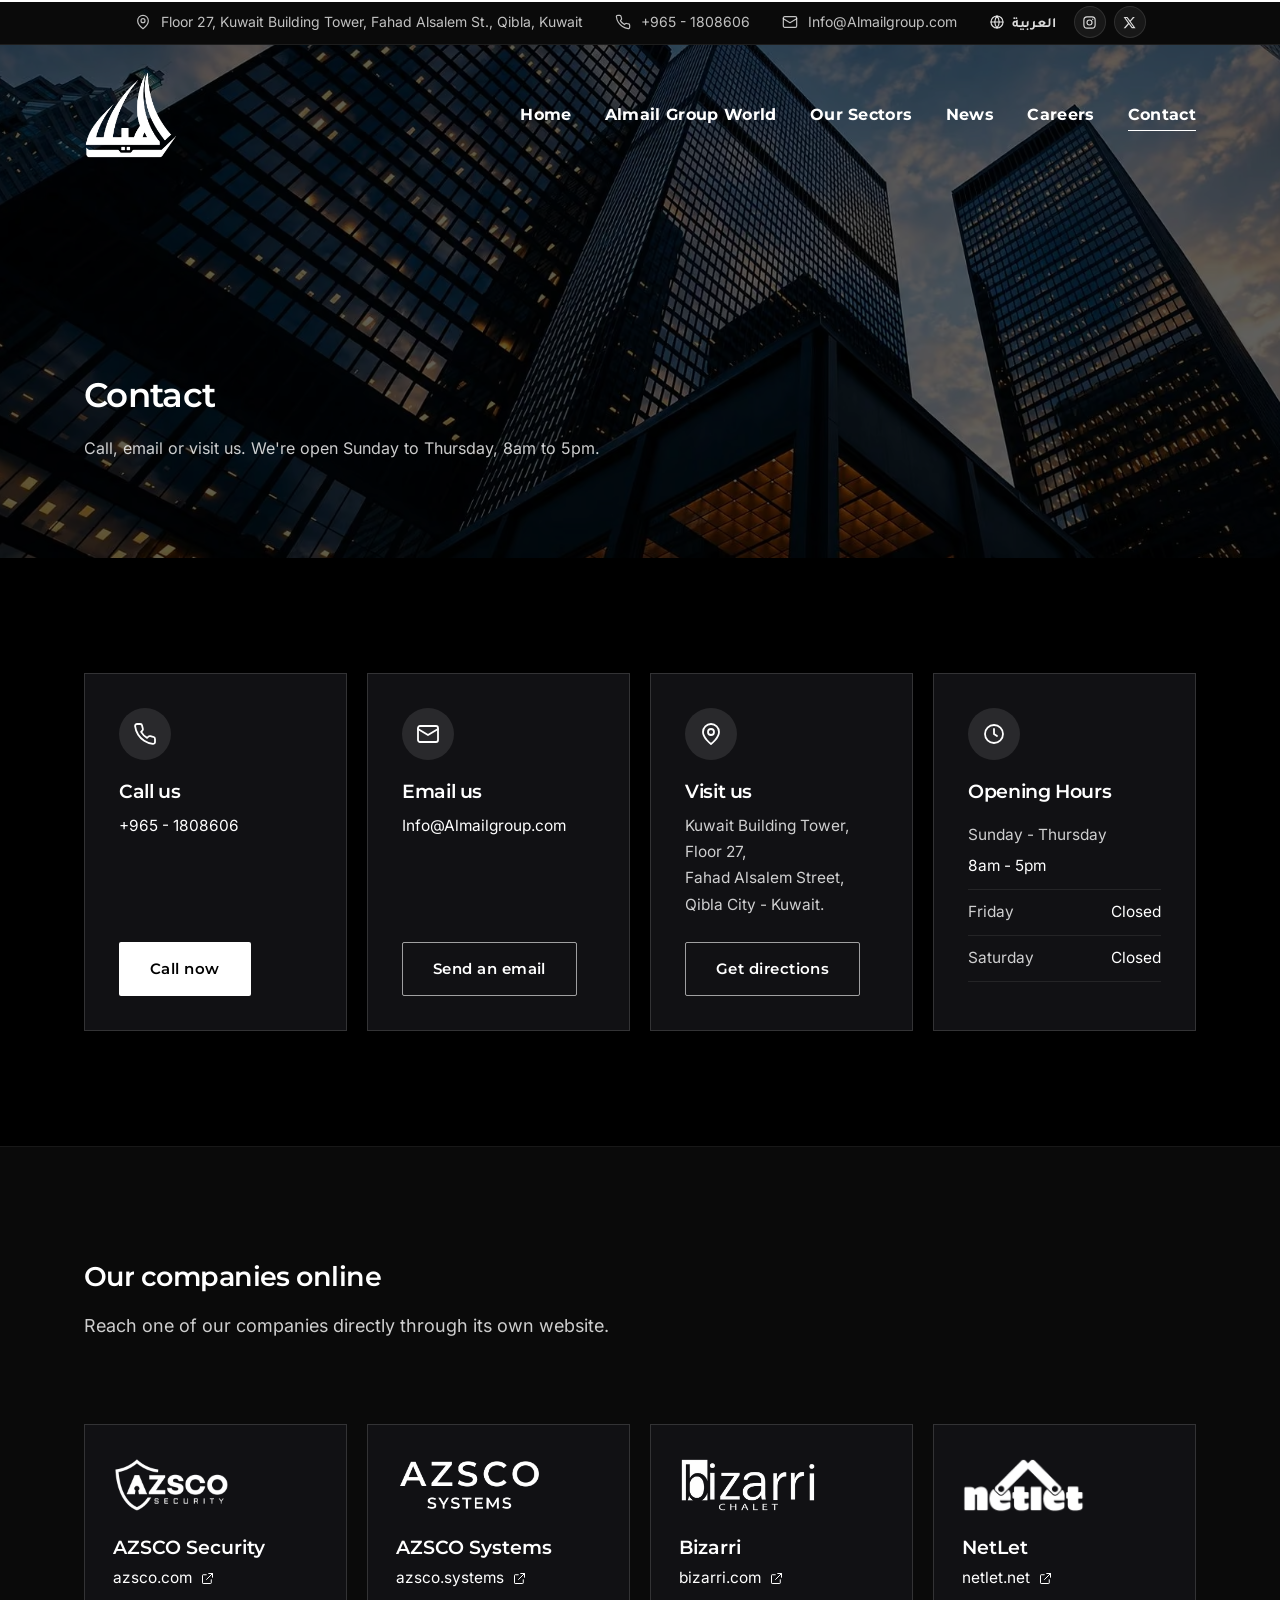
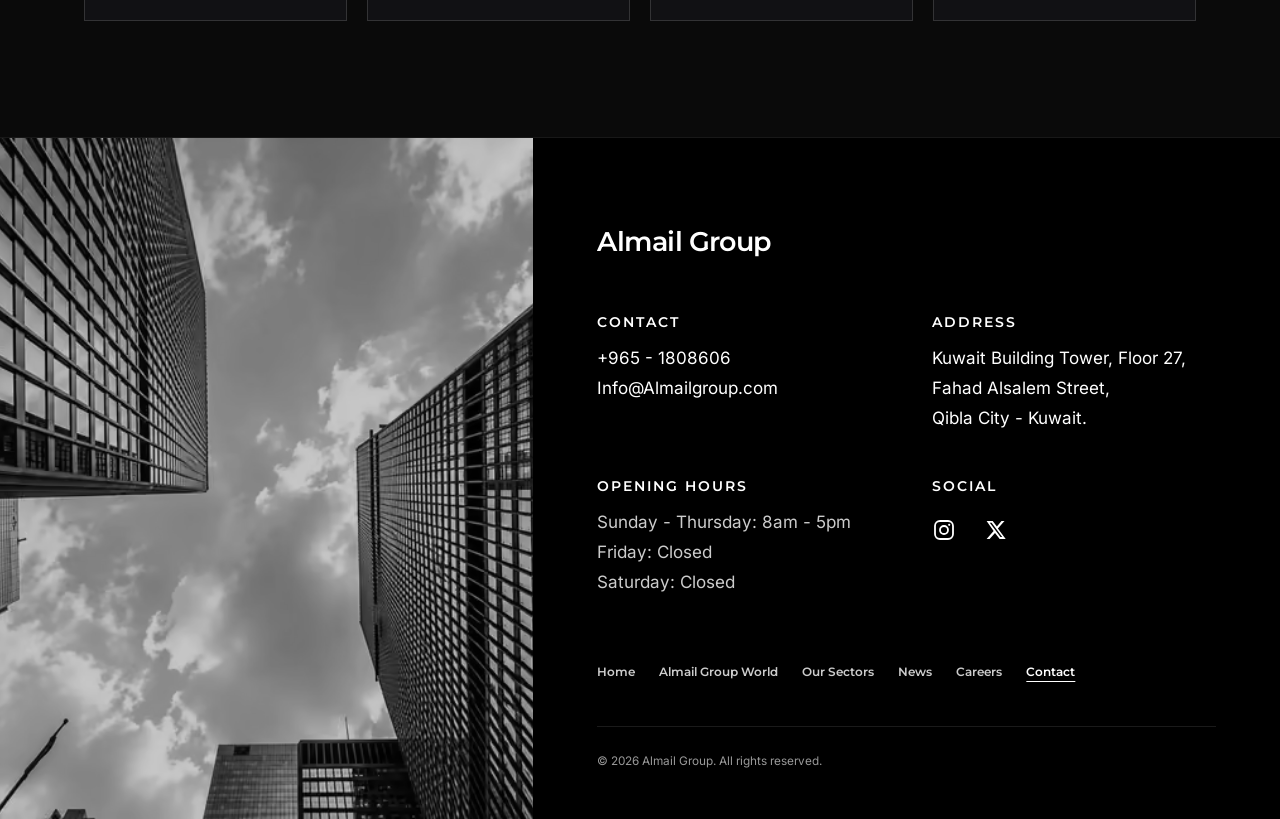
<file: contact/index.html>
<!DOCTYPE html>
<html lang="en">
<head>
<meta charset="utf-8">
<meta name="viewport" content="width=device-width, initial-scale=1">
<title>Contact | Almail Group</title>
<meta name="description" content="Contact Almail Group: +965 - 1808606, Info@Almailgroup.com. Kuwait Building Tower, Floor 27, Fahad Alsalem Street, Qibla City, Kuwait.">
<meta name="theme-color" content="#000000">
<link rel="canonical" href="https://www.almailgroup.com/contact/">
<link rel="alternate" hreflang="en" href="https://www.almailgroup.com/contact/">
<link rel="alternate" hreflang="ar" href="https://www.almailgroup.com/ar/contact/">
<link rel="alternate" hreflang="x-default" href="https://www.almailgroup.com/contact/">
<meta property="og:type" content="website">
<meta property="og:site_name" content="Almail Group">
<meta property="og:locale" content="en_US">
<meta property="og:locale:alternate" content="ar_KW">
<meta property="og:title" content="Contact | Almail Group">
<meta property="og:description" content="Contact Almail Group: +965 - 1808606, Info@Almailgroup.com. Kuwait Building Tower, Floor 27, Fahad Alsalem Street, Qibla City, Kuwait.">
<meta property="og:url" content="https://www.almailgroup.com/contact/">
<meta property="og:image" content="https://www.almailgroup.com/assets/img/og-share.jpg?v=f45fd65ebc">
<meta property="og:image:width" content="1200">
<meta property="og:image:height" content="630">
<meta name="twitter:card" content="summary_large_image">
<link rel="icon" type="image/png" sizes="32x32" href="/assets/img/favicon-32.png?v=187c327753">
<link rel="icon" type="image/png" sizes="192x192" href="/assets/img/favicon-192.png?v=b509cb3de9">
<link rel="apple-touch-icon" href="/assets/img/apple-touch-icon.png?v=9ba8148e47">
<link rel="manifest" href="/manifest.webmanifest">
<meta name="apple-mobile-web-app-title" content="Almail Group">
<link rel="preload" href="/assets/fonts/inter-latin.woff2?v=c0815e503a" as="font" type="font/woff2" crossorigin>
<link rel="preload" href="/assets/fonts/montserrat-latin.woff2?v=a5ec54920b" as="font" type="font/woff2" crossorigin>
<link rel="preload" as="image" type="image/avif" href="/assets/img/photos/hero-glass-towers.avif?v=f19c75d0f5" imagesrcset="/assets/img/photos/hero-glass-towers-960.avif?v=be827139dd 960w, /assets/img/photos/hero-glass-towers.avif?v=f19c75d0f5 1672w" imagesizes="100vw" media="not all and (max-width: 640px) and (orientation: portrait)" fetchpriority="high">
<link rel="preload" as="image" type="image/avif" href="/assets/img/photos/hero-glass-towers-portrait.avif?v=7b2e46c33b" media="(max-width: 640px) and (orientation: portrait)" fetchpriority="high">
<style>
@font-face {
font-family: "Inter";
src: url(/assets/fonts/inter-latin.woff2?v=c0815e503a) format("woff2");
font-weight: 400 600;
font-display: swap;
}
@font-face {
font-family: "Montserrat";
src: url(/assets/fonts/montserrat-latin.woff2?v=a5ec54920b) format("woff2");
font-weight: 100 900;
font-display: swap;
}
@font-face {
font-family: "Inter Fallback";
src: local("Arial"), local("ArialMT"), local("Liberation Sans");
size-adjust: 107.48%;
ascent-override: 90.13%;
descent-override: 22.44%;
line-gap-override: 0%;
}
@font-face {
font-family: "Montserrat Fallback";
src: local("Arial"), local("ArialMT"), local("Liberation Sans");
font-weight: 100 500;
size-adjust: 113.5%;
ascent-override: 85.29%;
descent-override: 22.11%;
line-gap-override: 0%;
}
@font-face {
font-family: "Montserrat Fallback";
src: local("Arial Bold"), local("Arial-BoldMT"), local("Liberation Sans Bold");
font-weight: 600 900;
size-adjust: 107.53%;
ascent-override: 90.02%;
descent-override: 23.34%;
line-gap-override: 0%;
}
@font-face {
font-family: "Cairo";
src: url(/assets/fonts/cairo-arabic.woff2?v=714d40cf07) format("woff2");
font-weight: 200 1000;
font-display: swap;
unicode-range: U+0600-06FF, U+0750-077F, U+0870-08FF, U+200C-200E, U+2010-2011, U+204F, U+2E41, U+FB50-FDFF, U+FE70-FEFC;
}
@font-face {
font-family: "Tajawal";
src: url(/assets/fonts/tajawal-arabic-400.woff2?v=86dcc0150b) format("woff2");
font-weight: 400;
font-display: swap;
unicode-range: U+0600-06FF, U+0750-077F, U+0870-08FF, U+200C-200E, U+2010-2011, U+204F, U+2E41, U+FB50-FDFF, U+FE70-FEFC;
}
@font-face {
font-family: "Tajawal";
src: url(/assets/fonts/tajawal-arabic-700.woff2?v=18fca0c18f) format("woff2");
font-weight: 700;
font-display: swap;
unicode-range: U+0600-06FF, U+0750-077F, U+0870-08FF, U+200C-200E, U+2010-2011, U+204F, U+2E41, U+FB50-FDFF, U+FE70-FEFC;
}
:root {
--black: #000;
--ink: #0a0a0a;
--charcoal: #1c1c1c;
--white: #fff;
--soft: rgba(255, 255, 255, .8);
--card: #111114;
--line: rgba(255, 255, 255, .14);
--font-head: "Montserrat", "Montserrat Fallback", "Helvetica Neue", Helvetica, Arial, sans-serif;
--font-nav: var(--font-head);
--font-body: "Inter", "Inter Fallback", "Helvetica Neue", Helvetica, Arial, sans-serif;
--h1: 33.6px;
--h2: 27.2px;
--wrap: 1240px;
--gutter: clamp(20px, 5vw, 64px);
--section: clamp(88px, 12vw, 150px);
--ease: cubic-bezier(.2, .7, .2, 1);
}
html[lang="ar"] {
--font-head: "Cairo", "Montserrat", "Montserrat Fallback", Tahoma, "Geeza Pro", sans-serif;
--font-body: "Tajawal", "Inter", "Inter Fallback", Tahoma, "Geeza Pro", sans-serif;
}
*, *::before, *::after { box-sizing: border-box; }
html {
-webkit-text-size-adjust: 100%;
scroll-behavior: smooth;
scroll-padding-top: 80px;
}
body {
margin: 0;
background: var(--black);
color: var(--white);
font: 400 16px/1.75 var(--font-body);
-webkit-font-smoothing: antialiased;
-moz-osx-font-smoothing: grayscale;
}
img { display: block; max-width: 100%; height: auto; }
input, select, textarea { font-size: 16px; }
picture { display: contents; }
a, button { -webkit-tap-highlight-color: rgba(255, 255, 255, .15); }
h1, h2, h3 {
margin: 0;
font-family: var(--font-head);
font-weight: 600;
line-height: 1.12;
letter-spacing: -.02em;
}
h1, h2 { text-wrap: balance; }
h1 { font-size: var(--h1); }
h2 { font-size: var(--h2); }
p { margin: 0; }
a { color: inherit; }
ul { margin: 0; padding: 0; list-style: none; }
address { font-style: normal; }
:focus-visible { outline: 2px solid var(--white); outline-offset: 4px; }
.wrap {
width: 100%;
max-width: var(--wrap);
margin-inline: auto;
padding-inline: var(--gutter);
}
.skip-link {
position: absolute;
inset-inline-start: 16px;
top: -60px;
z-index: 100;
padding: 10px 16px;
background: var(--white);
color: var(--black);
font: 600 14px var(--font-nav);
text-decoration: none;
}
.skip-link:focus { top: 16px; }
.has-bg { position: relative; isolation: isolate; overflow: hidden; }
.bg { position: absolute; inset: 0; z-index: -2; }
.bg img { width: 100%; height: 100%; object-fit: cover; }
.photo { isolation: isolate; }
.has-hint.is-near::before {
content: "";
position: absolute;
inset: -40px;
z-index: -1;
background: var(--hint) var(--focus) 50% / cover no-repeat;
filter: blur(24px);
}
.has-hint.is-loaded::before { visibility: hidden; transition: visibility 0s .8s; }
.js .photo-fade img { opacity: 0; transition: opacity .7s var(--ease); }
.js .photo-fade.is-loaded img { opacity: 1; }
.has-bg::before {
content: "";
position: absolute;
inset: 0;
z-index: -1;
background: rgba(0, 0, 0, var(--overlay, .6));
}
.site-header {
position: absolute;
top: 0;
left: 0;
right: 0;
z-index: 20;
}
.topbar {
background: var(--ink);
border-bottom: 1px solid rgba(255, 255, 255, .08);
font-size: 14px;
color: rgba(255, 255, 255, .75);
}
.topbar-inner { display: flex; align-items: center; justify-content: center; gap: 32px; min-height: 44px; }
.topbar-contact { display: flex; align-items: center; gap: 32px; }
.topbar-contact li { display: flex; align-items: center; gap: 10px; white-space: nowrap; }
.topbar-contact svg { flex-shrink: 0; width: 16px; height: 16px; }
.topbar-contact a { color: inherit; text-decoration: none; transition: color .25s var(--ease); }
.tb-short { display: none; }
.topbar-social { display: flex; gap: 8px; }
.topbar-social a {
display: inline-flex;
align-items: center;
justify-content: center;
width: 32px;
height: 32px;
border: 1px solid rgba(255, 255, 255, .1);
border-radius: 50%;
background: rgba(255, 255, 255, .06);
color: rgba(255, 255, 255, .85);
transition: color .25s var(--ease), border-color .25s var(--ease);
}
.topbar-social svg { width: 15px; height: 15px; }
.topbar-end { display: flex; align-items: center; gap: 18px; }
.lang-link {
display: inline-flex;
align-items: center;
gap: 7px;
min-height: 32px;
font: 600 14px/1 var(--font-nav);
color: rgba(255, 255, 255, .85);
text-decoration: none;
transition: color .25s var(--ease);
}
.lang-link svg { width: 16px; height: 16px; }
.lang-link[lang="ar"],
.m-lang[lang="ar"],
.not-found-ar { font-family: "Tajawal", Tahoma, "Geeza Pro", sans-serif; }
.header-inner { display: flex; align-items: center; justify-content: space-between; gap: 32px; padding-block: 26px; }
.site-header.is-stuck {
position: fixed;
background: rgba(8, 8, 10, .96);
border-bottom: 1px solid rgba(255, 255, 255, .08);
animation: header-in .35s var(--ease);
}
.site-header.is-stuck .topbar { display: none; }
.site-header.is-stuck .header-inner { padding-block: 10px; }
.site-header.is-stuck .brand-logo { height: 54px; }
.site-header.is-stuck { transition: transform .25s var(--ease); }
.site-header.is-stuck.is-hidden { animation: none; transform: translateY(-100%); }
@keyframes header-in {
from { transform: translateY(-100%); }
to { transform: none; }
}
.brand { display: inline-flex; flex-shrink: 0; }
.brand-logo { width: auto; height: 88px; }
.nav { margin-inline-start: auto; }
.nav ul { display: flex; align-items: center; gap: clamp(20px, 2.6vw, 40px); }
.header-lang { display: none; }
@media (min-width: 1081px) {
.site-header.is-stuck .header-lang { display: inline-flex; }
}
.nav-link {
position: relative;
display: inline-block;
padding-block: 8px;
font: 700 16px/1.2 var(--font-nav);
letter-spacing: .02em;
color: var(--white);
text-decoration: none;
white-space: nowrap;
transition: color .25s var(--ease);
}
.nav-link::after {
content: "";
position: absolute;
left: 0;
right: 0;
bottom: 2px;
height: 1px;
background: currentColor;
transform: scaleX(0);
transform-origin: left;
transition: transform .35s var(--ease);
}
.nav-link[aria-current="page"]::after { transform: scaleX(1); }
.header-actions { display: none; align-items: center; gap: 10px; margin-inline-end: -6px; }
.burger {
display: none;
position: relative;
width: 44px;
height: 44px;
padding: 0;
border: 0;
background: none;
color: var(--white);
cursor: pointer;
}
.burger span,
.burger span::before,
.burger span::after {
position: absolute;
left: 10px;
width: 24px;
height: 1.5px;
background: currentColor;
content: "";
}
.burger span { top: 50%; }
.burger span::before { left: 0; top: -8px; }
.burger span::after { left: 0; top: 8px; }
.backdrop {
position: fixed;
inset: 0;
z-index: 40;
background: rgba(0, 0, 0, .6);
opacity: 0;
visibility: hidden;
transition: opacity .3s var(--ease), visibility 0s .3s;
}
.backdrop.is-open { opacity: 1; visibility: visible; transition: opacity .3s var(--ease); }
.mobile-nav {
position: fixed;
top: 0;
inset-inline-end: 0;
bottom: 0;
z-index: 50;
display: flex;
flex-direction: column;
width: min(380px, 88vw);
padding: 22px 28px 32px;
background: var(--ink);
overflow-y: auto;
overscroll-behavior: contain;
transform: translateX(100%);
visibility: hidden;
transition: transform .4s var(--ease), visibility 0s .4s;
}
.mobile-nav.is-open { transform: none; visibility: visible; transition: transform .4s var(--ease); }
.mobile-nav-head { display: flex; align-items: center; justify-content: space-between; margin-bottom: 36px; }
.mobile-nav-head .brand-logo { height: 56px; }
.close {
width: 44px;
height: 44px;
padding: 10px;
border: 0;
background: none;
color: var(--white);
cursor: pointer;
}
.close svg { width: 24px; height: 24px; }
.m-link {
display: block;
padding: 14px 0;
border-bottom: 1px solid rgba(255, 255, 255, .1);
font: 700 20px/1.3 var(--font-nav);
color: var(--white);
text-decoration: none;
}
.m-link[aria-current="page"] { text-decoration: underline; text-decoration-thickness: 1px; text-underline-offset: 8px; }
.m-link:active { color: var(--soft); }
.m-lang {
display: flex;
align-items: center;
gap: 10px;
min-height: 52px;
border-bottom: 1px solid rgba(255, 255, 255, .1);
font: 600 18px/1.3 var(--font-nav);
color: var(--soft);
text-decoration: none;
}
.m-lang svg { width: 18px; height: 18px; color: var(--soft); }
.m-lang:active { color: var(--soft); }
.m-contact { margin-top: auto; padding-top: 36px; }
.m-call { width: 100%; }
.m-details { display: grid; gap: 2px; margin-top: 18px; font-size: 16px; color: var(--soft); }
.m-details li { display: flex; align-items: center; gap: 12px; }
.m-details svg { flex-shrink: 0; width: 18px; height: 18px; color: var(--soft); }
.m-details a,
.m-details span { padding-block: 9px; }
.m-details a { color: var(--white); text-decoration: none; }
.m-social { margin-top: 10px; }
.hero {
display: flex;
align-items: center;
min-height: 100vh;
min-height: 100svh;
padding-block: 200px 120px;
}
.hero::before {
background: linear-gradient(90deg, rgba(0, 0, 0, .78) 0%, rgba(0, 0, 0, .58) 42%, rgba(0, 0, 0, .28) 100%);
}
.hero-title { margin-bottom: 28px; font-size: 33.5px; }
.hero-actions { display: flex; flex-wrap: wrap; gap: 14px; margin-top: 44px; }
.btn {
display: inline-flex;
align-items: center;
justify-content: center;
min-height: 54px;
padding: 0 30px;
border: 1px solid transparent;
border-radius: 2px;
font: 600 15px/1 var(--font-nav);
letter-spacing: .03em;
text-decoration: none;
transition: background .3s var(--ease), border-color .3s var(--ease), color .3s var(--ease), transform .15s var(--ease);
}
.btn:active { transform: scale(.97); }
.btn { gap: 10px; }
.btn svg { flex-shrink: 0; width: 18px; height: 18px; }
.btn-primary { background: var(--white); color: var(--black); }
.btn-ghost { border-color: rgba(255, 255, 255, .6); color: var(--white); }
.hero-lead {
max-width: 600px;
font-size: 16px;
line-height: 1.65;
color: var(--white);
}
.scroll-cue {
position: absolute;
left: 50%;
bottom: 28px;
width: 44px;
height: 64px;
margin-left: -22px;
padding: 8px 10px;
color: var(--white);
opacity: .85;
}
.scroll-cue svg { width: 24px; height: 48px; animation: nudge 2.4s ease-in-out infinite; }
@keyframes nudge {
0%, 100% { transform: translateY(-4px); }
50% { transform: translateY(6px); }
}
.why { --overlay: .5; padding-block: clamp(110px, 16vw, 200px); }
.why-band {
max-width: 1160px;
padding: clamp(36px, 6vw, 84px);
background: var(--white);
color: var(--black);
}
.why-band h2 { margin-bottom: clamp(28px, 4vw, 44px); }
.why-band h3 { margin-bottom: 16px; font-size: 18.6px; line-height: 1.25; }
.why-band p { font-size: 15.4px; color: #1a1a1a; }
.why-body {
display: grid;
grid-template-columns: minmax(0, 1fr) minmax(0, 1fr);
gap: clamp(32px, 5vw, 72px);
align-items: start;
}
.why-areas { display: grid; grid-template-columns: repeat(2, minmax(0, 1fr)); gap: 12px; }
.why-areas li {
display: flex;
align-items: center;
gap: 14px;
padding: 14px 16px;
border: 1px solid #e5e5e5;
font: 600 16px/1.25 var(--font-head);
color: #111;
}
.why-icon {
display: inline-flex;
flex-shrink: 0;
align-items: center;
justify-content: center;
width: 42px;
height: 42px;
border-radius: 50%;
background: #f0f0f0;
color: var(--black);
}
.why-icon svg { width: 22px; height: 22px; }
.about { --overlay: .62; padding-block: var(--section); }
.section-head { margin-bottom: clamp(48px, 7vw, 84px); }
.subtitle {
margin-top: 14px;
font-family: var(--font-head);
font-weight: 500;
font-size: 20px;
color: var(--soft);
}
.about-head {
display: grid;
grid-template-columns: minmax(0, 1fr) minmax(0, 1fr);
gap: clamp(32px, 6vw, 96px);
align-items: end;
margin-bottom: clamp(48px, 6vw, 72px);
}
.about-head .section-head { margin-bottom: 0; }
.about-text { font-size: 16px; line-height: 1.7; color: var(--white); }
.sub-logos {
--cols: 4;
--gx: 16px;
display: flex;
flex-wrap: wrap;
justify-content: center;
gap: var(--gx);
}
.sub-logos li {
display: flex;
flex: 0 0 calc((100% - (var(--cols) - 1) * var(--gx)) / var(--cols));
height: 150px;
border: 1px solid var(--line);
background: rgba(10, 10, 14, .45);
transition: background .3s var(--ease), border-color .3s var(--ease);
}
.sub-logos a { display: flex; align-items: center; justify-content: center; width: 100%; padding: 26px; }
.sub-logos a:active { background: rgba(255, 255, 255, .06); }
.sub-logos img { width: auto; max-width: 100%; max-height: 84px; object-fit: contain; }
.sectors { --overlay: .55; padding-block: var(--section); }
.sectors-head { max-width: 800px; margin: 0 auto clamp(48px, 7vw, 80px); text-align: center; }
.sectors-head p { margin-top: 24px; font-size: 16px; color: var(--white); }
.sector-list {
display: grid;
grid-template-columns: repeat(2, minmax(0, 1fr));
column-gap: clamp(32px, 6vw, 96px);
max-width: 1120px;
margin-inline: auto;
}
.sector-list li { border-bottom: 1px solid rgba(255, 255, 255, .16); }
.sector-list li:nth-child(-n + 2) { border-top: 1px solid rgba(255, 255, 255, .16); }
.sector-link {
display: flex;
align-items: center;
gap: 22px;
padding: 24px 4px;
font: 500 24px/1.15 var(--font-head);
color: var(--white);
text-decoration: none;
transition: color .35s var(--ease);
}
.sector-num {
min-width: 2.2em;
font: 600 14px/1 var(--font-nav);
letter-spacing: .1em;
color: var(--soft);
}
.sector-name { flex: 1; transition: transform .45s var(--ease); }
.sector-arrow {
display: inline-flex;
color: var(--white);
opacity: 0;
transform: translateX(-10px);
transition: opacity .35s var(--ease), transform .45s var(--ease);
}
.sector-arrow svg { width: 28px; height: 28px; }
.sector-link:active { color: var(--soft); }
.sector-link:focus-visible .sector-name { transform: translateX(6px); }
.sector-link:focus-visible .sector-arrow { opacity: 1; transform: none; }
.logo-grid {
--cols: 4;
--gx: 32px;
display: flex;
flex-wrap: wrap;
justify-content: center;
column-gap: var(--gx);
margin-inline: auto;
}
.logo-grid li {
display: flex;
flex: 0 0 calc((100% - (var(--cols) - 1) * var(--gx)) / var(--cols));
align-items: center;
justify-content: center;
}
.logo-grid img { width: auto; max-width: 100%; object-fit: contain; }
.partners { padding-block: var(--section); background: var(--black); }
.logo-grid--partners {
display: grid;
grid-template-columns: repeat(4, minmax(0, 1fr));
column-gap: 0;
max-width: 1160px;
margin-top: clamp(48px, 6vw, 72px);
border-top: 1px solid rgba(255, 255, 255, .12);
border-inline-start: 1px solid rgba(255, 255, 255, .12);
}
.logo-grid--partners li {
height: 160px;
padding: 28px;
border-inline-end: 1px solid rgba(255, 255, 255, .12);
border-bottom: 1px solid rgba(255, 255, 255, .12);
transition: background .3s var(--ease);
}
.logo-grid--partners img { max-height: 58px; max-width: min(210px, 100%); }
.clients-head { padding-block: clamp(80px, 9vw, 112px) clamp(48px, 6vw, 64px); background: var(--black); text-align: center; }
.divider { display: block; width: 64px; height: 1px; margin: 26px auto 0; background: var(--white); }
.clients-body { padding-block: clamp(8px, 2vw, 24px) clamp(80px, 10vw, 130px); background: var(--black); }
.logo-grid--clients {
--cols: 5;
--gx: clamp(24px, 4vw, 52px);
row-gap: clamp(36px, 4vw, 56px);
max-width: 1160px;
}
.logo-grid--clients li { height: 110px; }
.logo-grid--clients img {
max-height: 84px;
max-width: min(190px, 100%);
opacity: .62;
transition: opacity .35s var(--ease);
}
.quote { --overlay: .58; padding-block: clamp(110px, 14vw, 170px); text-align: center; }
.quote-track { display: grid; }
.quote-slide { grid-area: 1 / 1; transition: opacity .7s var(--ease); }
.quote figure { margin: 0; }
.quote-slide[hidden] { display: block; visibility: hidden; opacity: 0; }
.quote blockquote { margin: 0 auto; max-width: 960px; }
.quote blockquote p { font: 500 26px/1.25 var(--font-head); text-wrap: balance; }
.quote figcaption { display: flex; flex-direction: column; align-items: center; gap: 4px; margin-top: 36px; }
.quote figcaption::before { content: ""; width: 48px; height: 2px; margin-bottom: 18px; background: var(--white); }
.quote-name { font-size: 19px; font-weight: 600; }
.quote-role { font-size: 16px; color: var(--soft); }
.quote-dots { display: flex; justify-content: center; gap: 4px; margin-top: 48px; }
.quote-dot {
position: relative;
width: 24px;
height: 24px;
padding: 0;
border: 0;
background: none;
cursor: pointer;
}
.quote-dot::before {
content: "";
position: absolute;
inset: 8px;
border: 1px solid var(--white);
border-radius: 50%;
transition: background .3s var(--ease);
}
.quote-dot[aria-current="true"]::before { background: var(--white); }
.site-footer { display: grid; grid-template-columns: minmax(0, 5fr) minmax(0, 7fr); background: var(--black); }
.footer-photo { position: relative; min-height: 100%; overflow: hidden; }
.footer-photo.has-hint::before { background-position: center; filter: grayscale(1) brightness(.78) blur(24px); }
.footer-photo img { position: absolute; inset: 0; width: 100%; height: 100%; object-fit: cover; filter: grayscale(1) brightness(.78); }
.footer-panel { padding: clamp(56px, 7vw, 100px) clamp(28px, 5vw, 80px) clamp(32px, 4vw, 48px); }
.footer-title { margin-bottom: clamp(36px, 5vw, 56px); font-size: var(--h2); }
.footer-grid { display: grid; grid-template-columns: repeat(auto-fit, minmax(240px, 1fr)); gap: 44px clamp(24px, 4vw, 56px); }
.footer-nav { margin-top: clamp(40px, 5vw, 56px); }
.footer-nav ul { display: flex; flex-wrap: wrap; gap: 4px 24px; }
.footer-nav a {
display: inline-flex;
align-items: center;
min-height: 36px;
font: 600 11.8px/1.2 var(--font-nav);
color: var(--soft);
text-decoration: none;
transition: color .25s var(--ease);
}
.footer-nav a[aria-current="page"] { color: var(--white); text-decoration: underline; text-decoration-thickness: 1px; text-underline-offset: 5px; }
.footer-legal {
margin-top: clamp(28px, 3vw, 36px);
padding-top: 24px;
border-top: 1px solid rgba(255, 255, 255, .1);
font-size: 11.8px;
color: rgba(255, 255, 255, .6);
}
.footer-grid h3 {
margin-bottom: 14px;
font: 600 14px/1.2 var(--font-nav);
letter-spacing: .14em;
text-transform: uppercase;
}
.footer-grid p,
.footer-grid address,
.footer-contact { font-size: 17px; line-height: 1.75; color: var(--soft); }
.footer-grid a { color: var(--white); text-decoration: none; }
.social { display: flex; gap: 8px; margin-inline-start: -10px; }
.social a { display: inline-flex; width: 44px; height: 44px; padding: 10px; color: var(--white); transition: color .25s var(--ease); }
.social svg { width: 24px; height: 24px; }
.to-top {
position: fixed;
inset-inline-end: 16px;
bottom: 16px;
z-index: 30;
display: inline-flex;
align-items: center;
justify-content: center;
width: 48px;
height: 48px;
padding: 0;
border: 1px solid rgba(255, 255, 255, .3);
border-radius: 50%;
background: rgba(8, 8, 10, .92);
color: var(--white);
cursor: pointer;
opacity: 0;
visibility: hidden;
transform: translateY(12px);
transition: opacity .3s var(--ease), transform .3s var(--ease), visibility 0s .3s;
}
.to-top[hidden] { display: none; }
.to-top.is-visible { opacity: 1; visibility: visible; transform: none; transition: opacity .3s var(--ease), transform .3s var(--ease); }
.to-top svg { width: 20px; height: 20px; }
.to-top:active { border-color: var(--white); background: rgba(255, 255, 255, .12); }
.page-hero {
--overlay: .62;
display: flex;
align-items: flex-end;
min-height: 62vh;
padding-block: 230px clamp(64px, 8vw, 96px);
}
.page-lead { max-width: 620px; margin-top: 20px; font-size: 16px; color: var(--soft); }
.page-section { padding-block: clamp(72px, 9vw, 120px); background: var(--black); }
.page-section--alt { border-block: 1px solid rgba(255, 255, 255, .06); background: var(--ink); }
.lead-text { max-width: 760px; margin-top: 18px; font-size: 17.9px; line-height: 1.65; color: var(--soft); }
.page-intro { margin: 0 0 clamp(40px, 5vw, 64px); color: var(--white); }
.icon-badge {
display: inline-flex;
flex-shrink: 0;
align-items: center;
justify-content: center;
width: 52px;
height: 52px;
border-radius: 50%;
background: rgba(255, 255, 255, .1);
color: var(--white);
}
.icon-badge svg { width: 24px; height: 24px; }
.company-card,
.sector-card,
.item-card,
.contact-card,
.empty-note,
.side-note,
.steps > li,
.online-card { border: 1px solid var(--line); background: var(--card); }
.company-card,
.sector-card { scroll-margin-top: 100px; transition: border-color .4s var(--ease); }
.company-card:target,
.sector-card:target { border-color: var(--white); }
.chips-label { margin-top: 22px; font: 600 13px/1.2 var(--font-nav); letter-spacing: .12em; text-transform: uppercase; color: rgba(255, 255, 255, .62); }
.chips { display: flex; flex-wrap: wrap; gap: 8px; margin-top: 10px; }
.chip {
display: inline-flex;
align-items: center;
min-height: 36px;
padding: 0 14px;
border: 1px solid rgba(255, 255, 255, .24);
border-radius: 999px;
font: 500 14px/1.2 var(--font-nav);
color: var(--white);
text-decoration: none;
transition: border-color .25s var(--ease), color .25s var(--ease);
}
a.chip:active { border-color: var(--white); background: rgba(255, 255, 255, .1); }
.company-grid { display: grid; grid-template-columns: repeat(auto-fill, minmax(min(100%, 340px), 1fr)); gap: 20px; }
.company-card { display: flex; flex-direction: column; }
.company-logo {
display: flex;
align-items: center;
justify-content: center;
height: 170px;
padding: 32px;
border-bottom: 1px solid rgba(255, 255, 255, .1);
background: var(--charcoal);
}
.company-logo img { width: auto; max-width: min(240px, 100%); max-height: 84px; object-fit: contain; }
.company-body { display: flex; flex: 1; flex-direction: column; align-items: flex-start; padding: clamp(24px, 3vw, 32px); }
.company-field { margin-bottom: 10px; font: 600 13px/1.2 var(--font-nav); letter-spacing: .12em; text-transform: uppercase; color: var(--soft); }
.company-body h3 { font-size: 18.6px; }
.company-text { margin-top: 12px; font-size: 15.4px; line-height: 1.65; color: var(--soft); }
.company-link {
display: inline-flex;
align-items: center;
gap: 8px;
min-height: 44px;
margin-top: auto;
padding-top: 18px;
font: 600 15px/1.2 var(--font-nav);
color: var(--white);
text-decoration: none;
}
.company-link svg { width: 16px; height: 16px; color: var(--white); }
.sector-cards { display: grid; grid-template-columns: repeat(2, minmax(0, 1fr)); gap: 20px; }
.sector-card { padding: clamp(28px, 3.4vw, 44px); }
.sector-card-top { display: flex; align-items: center; justify-content: space-between; margin-bottom: 26px; }
.sector-card h2 { font-size: 18.6px; }
.sector-text { margin-top: 12px; font-size: 15.4px; line-height: 1.65; color: var(--soft); }
.news-layout { display: grid; grid-template-columns: minmax(0, 1fr) 320px; gap: clamp(32px, 5vw, 64px); align-items: start; }
.item-list { display: grid; gap: 20px; }
.item-card { padding: clamp(28px, 3.4vw, 44px); }
.item-meta { display: block; margin-bottom: 14px; font: 600 14px/1.3 var(--font-nav); letter-spacing: .06em; color: var(--soft); }
.item-card h2,
.item-card h3 { margin-bottom: 14px; font-size: 18.6px; }
.item-card p { font-size: 15.4px; color: var(--soft); }
.item-card p + p { margin-top: 14px; }
.item-card .btn { margin-top: 24px; }
.side-note { padding: 28px; }
.side-note h2 { margin-bottom: 12px; font-size: 18.6px; }
.side-note p { font-size: 15.4px; color: var(--soft); }
.side-note p + p { margin-top: 12px; }
.side-note a { color: var(--white); }
.side-note .social { margin-top: 10px; }
.empty-note { max-width: 760px; padding: clamp(24px, 3vw, 36px); font-size: 15.4px; color: var(--soft); }
.steps { display: grid; grid-template-columns: repeat(3, minmax(0, 1fr)); gap: 20px; margin: clamp(36px, 5vw, 56px) 0 0; padding: 0; list-style: none; }
.steps > li { display: flex; flex-direction: column; align-items: flex-start; padding: clamp(28px, 3vw, 36px); }
.step-num {
display: inline-flex;
align-items: center;
justify-content: center;
width: 44px;
height: 44px;
margin-bottom: 22px;
border: 1px solid var(--white);
border-radius: 50%;
font: 600 17px/1 var(--font-nav);
color: var(--white);
}
.steps h3 { margin-bottom: 10px; font-size: 18.6px; }
.steps p { font-size: 15.4px; color: var(--soft); }
.steps p a { color: var(--white); }
.steps .chips { margin-top: 18px; }
.steps .btn { margin-top: 24px; }
.contact-cards { display: grid; grid-template-columns: repeat(4, minmax(0, 1fr)); gap: 20px; }
.contact-card { display: flex; flex-direction: column; align-items: flex-start; padding: clamp(26px, 3vw, 34px); }
.contact-card h2 { margin: 22px 0 10px; font-size: 18.6px; }
.contact-card p,
.contact-card address { margin-bottom: 24px; font-size: 15.4px; line-height: 1.7; color: var(--soft); }
.contact-card p a { color: var(--white); text-decoration: none; overflow-wrap: anywhere; }
.contact-card .btn { margin-top: auto; }
.hours { width: 100%; font-size: 15.4px; color: var(--soft); }
.hours li { display: flex; flex-wrap: wrap; justify-content: space-between; gap: 4px 12px; padding-block: 9px; border-bottom: 1px solid rgba(255, 255, 255, .08); }
.hours li span:last-child { color: var(--white); }
.online-list { display: grid; grid-template-columns: repeat(auto-fill, minmax(min(100%, 240px), 1fr)); gap: 20px; }
.online-card {
display: flex;
flex-direction: column;
align-items: flex-start;
gap: 6px;
height: 100%;
padding: 28px;
color: var(--white);
text-decoration: none;
transition: border-color .3s var(--ease);
}
.online-card:active { border-color: var(--white); }
.online-logo { display: flex; align-items: center; height: 64px; margin-bottom: 14px; }
.online-logo img { width: auto; max-width: 200px; max-height: 56px; object-fit: contain; }
.online-name { font: 600 18.6px/1.2 var(--font-head); }
.online-url { display: inline-flex; align-items: center; gap: 8px; font-size: 15.4px; color: var(--white); }
.online-url svg { width: 15px; height: 15px; }
.cta-band { padding-block: clamp(64px, 8vw, 104px); background: var(--charcoal); }
.cta-inner { display: flex; flex-wrap: wrap; align-items: center; justify-content: space-between; gap: 28px 48px; }
.cta-band h2 { font-size: var(--h2); }
.cta-band p { max-width: 560px; margin-top: 12px; color: var(--soft); }
.cta-actions { display: flex; flex-wrap: wrap; gap: 14px; }
.text-link { color: var(--white); font: 600 17px var(--font-nav); text-underline-offset: 5px; }
@media (hover: hover) {
.topbar-contact a:hover,
.lang-link:hover { color: var(--white); }
.topbar-social a:hover { color: var(--white); border-color: rgba(255, 255, 255, .6); }
.nav-link:hover::after { transform: scaleX(1); }
.btn-primary:hover { border-color: var(--white); background: var(--black); color: var(--white); }
.btn-ghost:hover { border-color: var(--white); background: rgba(255, 255, 255, .1); }
.scroll-cue:hover { opacity: 1; }
.sub-logos li:hover { border-color: rgba(255, 255, 255, .32); background: rgba(10, 10, 14, .62); }
.sector-link:hover .sector-name { transform: translateX(6px); }
.sector-link:hover .sector-arrow { opacity: 1; transform: none; }
.logo-grid--partners li:hover { background: rgba(255, 255, 255, .04); }
.logo-grid--clients li:hover img { opacity: 1; }
.footer-grid a:hover { text-decoration: underline; text-underline-offset: 4px; }
.social a:hover { color: var(--soft); }
.to-top:hover { border-color: var(--white); background: rgba(255, 255, 255, .12); }
.footer-nav a:hover { color: var(--white); }
a.chip:hover { border-color: var(--white); background: rgba(255, 255, 255, .1); }
.company-link:hover span { text-decoration: underline; text-underline-offset: 4px; }
.online-card:hover { border-color: rgba(255, 255, 255, .6); }
.contact-card p a:hover,
.side-note a:hover,
.steps p a:hover { text-decoration: underline; text-underline-offset: 4px; }
}
.topbar-contact a:active,
.lang-link:active,
.footer-nav a:active { color: var(--white); }
.topbar-social a:active,
.social a:active,
.company-link:active { color: var(--soft); }
.footer-grid a:active,
.contact-card p a:active,
.side-note a:active,
.steps p a:active { text-decoration: underline; text-underline-offset: 4px; }
@media (prefers-reduced-motion: no-preference) {
@view-transition { navigation: auto; }
}
::view-transition-old(root),
::view-transition-new(root) { animation-duration: .22s; }
[dir="rtl"] * { letter-spacing: 0 !important; }
[dir="rtl"] [dir="ltr"],
[dir="rtl"] [dir="ltr"] * { letter-spacing: normal !important; }
[dir="rtl"] h1,
[dir="rtl"] h2 { line-height: 1.35; }
[dir="rtl"] h3 { line-height: 1.45; }
[dir="rtl"] .quote blockquote p { line-height: 1.45; }
[dir="rtl"] .nav-link::after { transform-origin: right; }
[dir="rtl"] .mobile-nav { transform: translateX(-100%); }
[dir="rtl"] .mobile-nav.is-open { transform: none; }
[dir="rtl"] .sector-arrow { transform: translateX(10px); }
[dir="rtl"] .sector-arrow svg,
[dir="rtl"] .company-link svg,
[dir="rtl"] .online-url svg { transform: scaleX(-1); }
[dir="rtl"] .sector-link:focus-visible .sector-name { transform: translateX(-6px); }
@media (hover: hover) {
[dir="rtl"] .sector-link:hover .sector-name { transform: translateX(-6px); }
}
@media (min-width: 901px) {
[dir="rtl"] .hero::before {
background: linear-gradient(270deg, rgba(0, 0, 0, .78) 0%, rgba(0, 0, 0, .58) 42%, rgba(0, 0, 0, .28) 100%);
}
}
:root {
--ease-out: cubic-bezier(.16, 1, .3, 1);
--ease-pop: cubic-bezier(.34, 1.56, .64, 1);
}
.words .w { display: inline-block; overflow: hidden; padding-block: .1em .16em; margin-block: -.1em -.16em; vertical-align: top; }
.words .w > span { display: inline-block; }
.words .w { --d: 0s; }
[dir="rtl"] .words .w { padding-block: .24em; margin-block: -.24em; }
@media screen and (prefers-reduced-motion: no-preference) {
.js .reveal {
opacity: 0;
transform: translateY(32px);
transition: opacity .8s var(--ease), transform 1s var(--ease-out);
}
.js .reveal.is-in { opacity: 1; transform: none; }
.js .reveal.words { opacity: 1; transform: none; }
.js .words .w > span {
transform: translateY(105%);
transition: transform 1.05s var(--ease-out) var(--d, 0s);
}
.js .is-in .words .w > span,
.js .words.is-in .w > span { transform: none; }
.words .w:nth-child(2) { --d: 0.07s; }
.words .w:nth-child(3) { --d: 0.14s; }
.words .w:nth-child(4) { --d: 0.21s; }
.words .w:nth-child(5) { --d: 0.28s; }
.words .w:nth-child(6) { --d: 0.35s; }
.words .w:nth-child(7) { --d: 0.42s; }
.words .w:nth-child(8) { --d: 0.49s; }
.words .w:nth-child(9) { --d: 0.56s; }
.words .w:nth-child(10) { --d: 0.63s; }
.words .w:nth-child(n + 11) { --d: .7s; }
.js .hero-title .w > span,
.js .page-hero h1 .w > span { transform: none; animation: word-rise 1.1s var(--ease-out) calc(var(--d, 0s) + .1s) both; }
.js .hero-actions { animation: rise-in 1s var(--ease-out) .5s both; }
.js .scroll-cue { animation: fade-in 1s var(--ease) 1.1s both; }
.js .reveal-pop { transform: translateY(26px) scale(.9); transition-timing-function: var(--ease), var(--ease-pop); transition-duration: .7s, .8s; }
.js .reveal-card { opacity: 1; transform: none; clip-path: inset(10% 8%); transition: clip-path 1.2s var(--ease-out); }
.js .reveal-card.is-in { clip-path: inset(0); }
.js .reveal-card .why-copy,
.js .reveal-card .why-areas li {
opacity: 0;
transform: translateY(22px);
transition: opacity .7s var(--ease) var(--d, .3s), transform .9s var(--ease-out) var(--d, .3s);
}
.js .reveal-card .why-icon { transform: scale(0); transition: transform .6s var(--ease-pop) calc(var(--d, .3s) + .15s); }
.js .reveal-card.is-in .why-copy,
.js .reveal-card.is-in .why-areas li { opacity: 1; transform: none; }
.js .reveal-card.is-in .why-icon { transform: none; }
.why-areas li:nth-child(1) { --d: 0.40s; }
.why-areas li:nth-child(2) { --d: 0.48s; }
.why-areas li:nth-child(3) { --d: 0.56s; }
.why-areas li:nth-child(4) { --d: 0.64s; }
.why-areas li:nth-child(5) { --d: 0.72s; }
.why-areas li:nth-child(6) { --d: 0.80s; }
.js .reveal-row { position: relative; opacity: 1; transform: none; border-color: transparent !important; }
.js .reveal-row::after,
.js .sector-list .reveal-row:nth-child(-n + 2)::before {
content: "";
position: absolute;
inset-inline: 0;
bottom: -1px;
height: 1px;
background: rgba(255, 255, 255, .16);
transform: scaleX(0);
transition: transform 1.3s var(--ease-out);
}
.js .sector-list .reveal-row:nth-child(-n + 2)::before { top: -1px; bottom: auto; }
.js .sector-list .reveal-row::before,
.js .sector-list .reveal-row::after { transform-origin: left; }
[dir="rtl"] .sector-list .reveal-row::before,
[dir="rtl"] .sector-list .reveal-row::after { transform-origin: right; }
.js .reveal-row .sector-link {
opacity: 0;
transform: translateX(-36px);
transition: color .35s var(--ease), opacity .7s var(--ease) .2s, transform 1s var(--ease-out) .2s;
}
.js[dir="rtl"] .reveal-row .sector-link { transform: translateX(36px); }
.js .reveal-row.is-in::after,
.js .reveal-row.is-in::before,
.js .reveal-row.is-in .sector-link { opacity: 1; transform: none; }
.js .quote-track figcaption::before,
.js .clients-head .divider { transform: scaleX(0); transition: transform 1s var(--ease-out) .45s; }
.js .quote-track.is-in figcaption::before,
.js .clients-head .is-in + .divider { transform: none; }
.js .reveal .icon-badge { transform: scale(.3); opacity: 0; transition: transform .7s var(--ease-pop) .25s, opacity .4s var(--ease) .25s; }
.js .reveal.is-in .icon-badge { transform: none; opacity: 1; }
.js .reveal-group { opacity: 1; transform: none; }
.js .reveal-group .footer-grid > *,
.js .reveal-group .footer-nav,
.js .reveal-group .footer-legal {
opacity: 0;
transform: translateY(24px);
transition: opacity .7s var(--ease) var(--d, .55s), transform .9s var(--ease-out) var(--d, .55s);
}
.js .reveal-group.is-in .footer-grid > *,
.js .reveal-group.is-in .footer-nav,
.js .reveal-group.is-in .footer-legal { opacity: 1; transform: none; }
.reveal-group .footer-grid > :nth-child(1) { --d: 0.15s; }
.reveal-group .footer-grid > :nth-child(2) { --d: 0.25s; }
.reveal-group .footer-grid > :nth-child(3) { --d: 0.35s; }
.reveal-group .footer-grid > :nth-child(4) { --d: 0.45s; }
.js .reveal:focus-within,
.js .reveal-row:focus-within .sector-link { opacity: 1; transform: none; transition: none; }
@keyframes word-rise { from { transform: translateY(105%); } }
@keyframes rise-in { from { opacity: 0; transform: translateY(24px); } }
@keyframes fade-in { from { opacity: 0; } }
}
@supports (animation-timeline: view()) {
@media screen and (prefers-reduced-motion: no-preference) {
.fx body::before {
content: "";
position: fixed;
inset: 0 0 auto;
z-index: 25;
height: 2px;
background: var(--white);
transform-origin: left;
pointer-events: none;
animation: grow linear both;
animation-timeline: scroll(root block);
}
.fx[dir="rtl"] body::before { transform-origin: right; }
.has-bg > .bg { inset: -15% 0; }
.fx .has-bg { view-timeline: --section block; view-timeline-inset: 0; }
.fx .has-bg > .bg { animation: drift linear both; animation-timeline: --section; }
.fx .hero > .bg,
.fx .page-hero > .bg { animation-name: drift-away; animation-range: exit; }
@media (max-width: 640px) {
.has-bg > .bg { inset: -10% 0; }
.fx .has-bg > .bg { animation-name: drift-small; }
.fx .hero > .bg,
.fx .page-hero > .bg { animation-name: drift-away-small; }
}
.fx .hero-inner,
.fx .page-hero .wrap { animation: float-away linear both; animation-timeline: --section; animation-range: exit 0% exit 80%; }
.fx .scroll-cue {
animation: fade-in 1s var(--ease) 1.1s backwards, fade-out linear both;
animation-timeline: auto, --section;
animation-range: normal, exit 0% exit 15%;
}
.fx .footer-photo { view-timeline: --footer-photo block; view-timeline-inset: 0; }
.fx .footer-photo img { animation: settle linear both; animation-timeline: --footer-photo; animation-range: entry 0% cover 50%; }
@keyframes grow { from { transform: scaleX(0); } }
@keyframes drift { from { transform: translateY(-11%); } to { transform: translateY(11%); } }
@keyframes drift-small { from { transform: translateY(-7.5%); } to { transform: translateY(7.5%); } }
@keyframes drift-away { to { transform: translateY(11%); } }
@keyframes drift-away-small { to { transform: translateY(7.5%); } }
@keyframes float-away { to { opacity: 0; transform: translateY(16vh) scale(.96); } }
@keyframes fade-out { to { opacity: 0; } }
@keyframes settle { from { transform: scale(1.2); } }
}
}
@media (max-width: 1200px) {
.tb-long { display: none; }
.tb-short { display: inline; }
.contact-cards { grid-template-columns: repeat(2, minmax(0, 1fr)); }
}
@media (max-width: 1080px) {
.nav { display: none; }
.header-actions { display: flex; }
.burger { display: block; }
.logo-grid--clients { --cols: 4; }
}
@media (max-width: 860px) {
.topbar-contact .tb-address,
.topbar-contact .tb-email { display: none; }
.topbar-inner { justify-content: space-between; min-height: 40px; }
}
@media (max-width: 900px) {
.hero::before { background: rgba(0, 0, 0, .6); }
.why-body { grid-template-columns: 1fr; }
.about-head { grid-template-columns: 1fr; align-items: start; }
.about-text { max-width: 640px; }
.sub-logos { --cols: 3; }
.logo-grid--clients { --cols: 3; }
.site-footer { grid-template-columns: 1fr; }
.footer-photo { height: 280px; }
.sector-cards,
.news-layout,
.steps { grid-template-columns: 1fr; }
}
@media (min-width: 1680px) {
:root { --wrap: 1480px; --section: 160px; }
.why-band,
.logo-grid--partners,
.logo-grid--clients { max-width: 1360px; }
.sector-list { max-width: 1280px; }
}
@media (min-width: 2200px) {
:root { --wrap: 1720px; }
.why-band,
.logo-grid--partners,
.logo-grid--clients { max-width: 1560px; }
.sector-list { max-width: 1440px; }
}
@media (max-width: 800px) {
.sector-list { grid-template-columns: 1fr; }
.sector-list li:nth-child(2) { border-top: 0; }
.js .sector-list .reveal-row:nth-child(2)::before { content: none; }
}
@media (max-width: 760px) {
.logo-grid--partners { grid-template-columns: repeat(2, minmax(0, 1fr)); }
}
@media (max-width: 640px) {
:root { --section: 72px; }
.header-inner { padding-block: 14px; }
.brand-logo { height: 52px; }
.site-header.is-stuck .header-inner { padding-block: 8px; }
.site-header.is-stuck .brand-logo { height: 44px; }
.hero { padding-block: 140px 96px; }
.hero-title { margin-bottom: 20px; }
.hero-actions { margin-top: 28px; }
.why { padding-block: 64px; }
.why-band { padding: 28px; }
.btn { padding: 0 20px; }
.hero-actions .btn,
.cta-actions .btn { flex: 1 1 auto; }
.cta-actions { width: 100%; }
.contact-card .btn,
.steps .btn,
.item-card .btn { align-self: stretch; }
.page-hero { min-height: 56vh; padding-block: 190px 56px; }
.contact-cards { grid-template-columns: 1fr; }
.company-logo { height: 140px; }
.why .bg img { object-position: 22% center; }
.why-areas li { flex-direction: column; align-items: flex-start; gap: 10px; padding: 14px; font-size: 15px; }
.why-icon { width: 38px; height: 38px; }
.sectors-head { text-align: start; }
.sector-link { gap: 16px; padding: 18px 2px; }
.sector-arrow svg { width: 22px; height: 22px; }
.sub-logos { --cols: 2; --gx: 12px; }
.sub-logos li { height: 112px; }
.sub-logos a { padding: 18px; }
.sub-logos img { max-height: 60px; }
.logo-grid--partners li { height: 112px; padding: 18px; }
.logo-grid--partners img { max-height: 44px; }
.logo-grid--clients { --cols: 3; --gx: 18px; row-gap: 22px; }
.logo-grid--clients li { height: 76px; }
.logo-grid--clients img { max-height: 60px; opacity: .8; }
.clients-head { padding-block: 72px 40px; }
.clients-body { padding-block: 8px 64px; }
.footer-photo { height: 180px; }
.footer-grid { gap: 32px; }
.to-top { inset-inline-end: 12px; bottom: 12px; }
}
@media (max-width: 420px) {
.footer-grid { grid-template-columns: 1fr; }
.why-band { padding: 24px 20px; }
.why-areas li { padding: 12px; font-size: 14px; }
.header-actions { gap: 6px; }
.sector-link { font-size: 22px; }
.sector-arrow { display: none; }
}
@media (max-height: 500px) and (orientation: landscape) {
:root { --section: 64px; }
.topbar { display: none; }
.header-inner { padding-block: 8px; }
.brand-logo { height: 44px; }
.site-header.is-stuck .brand-logo { height: 38px; }
.site-header.is-stuck .header-inner { padding-block: 6px; }
.hero { padding-block: 96px 56px; }
.hero-title { margin-bottom: 18px; }
.hero-actions { margin-top: 24px; }
.scroll-cue { display: none; }
.page-hero { min-height: 0; padding-block: 110px 44px; }
.why { padding-block: 56px; }
.why-band { padding: 32px; }
.clients-head { padding-block: 64px 36px; }
.footer-photo { height: 200px; }
}
@media (max-width: 400px) {
.topbar-social { display: none; }
}
@media (max-width: 359px) {
.logo-grid--clients { --cols: 2; }
}
@media (pointer: coarse) {
.topbar-contact a { padding-block: 11px; }
.lang-link { min-height: 44px; }
.topbar-social { gap: 12px; }
.topbar-social a { position: relative; }
.topbar-social a::after { content: ""; position: absolute; inset: -6px; }
.footer-contact a,
.contact-card p a { display: inline-block; padding-block: 9px; }
a.chip { min-height: 44px; }
.footer-nav a { min-height: 44px; min-width: 44px; justify-content: center; }
}
@media (prefers-reduced-motion: reduce) {
html { scroll-behavior: auto; }
*, *::before, *::after { animation: none !important; transition: none !important; }
}
</style>
<script>document.documentElement.classList.add('js')</script>
<script type="speculationrules">{"prerender": [{"where": {"href_matches": "/*"}, "eagerness": "moderate"}], "prefetch": [{"where": {"href_matches": "/*"}, "eagerness": "moderate"}]}</script>
</head>
<body>
<a class="skip-link" href="#main">Skip to content</a>

<header class="site-header">
  <div class="topbar">
    <div class="wrap topbar-inner">
      <ul class="topbar-contact">
        <li class="tb-address"><svg viewBox="0 0 24 24" fill="none" stroke="currentColor" stroke-width="1.8" stroke-linecap="round" stroke-linejoin="round" aria-hidden="true"><path d="M20 10c0 6-8 12-8 12s-8-6-8-12a8 8 0 0 1 16 0z"/><circle cx="12" cy="10" r="3"/></svg><a href="https://www.google.com/maps/search/?api=1&query=Kuwait+Building+Tower%2C+Fahad+Al+Salem+Street%2C+Qibla%2C+Kuwait" target="_blank" rel="noopener noreferrer"><span class="tb-long">Floor 27, Kuwait Building Tower, Fahad Alsalem St., Qibla, Kuwait</span><span class="tb-short">Kuwait Building Tower, Qibla</span></a></li>
        <li><svg viewBox="0 0 24 24" fill="none" stroke="currentColor" stroke-width="1.8" stroke-linecap="round" stroke-linejoin="round" aria-hidden="true"><path d="M22 16.9v3a2 2 0 0 1-2.2 2 19.8 19.8 0 0 1-8.6-3.1 19.5 19.5 0 0 1-6-6A19.8 19.8 0 0 1 2.1 4.2 2 2 0 0 1 4.1 2h3a2 2 0 0 1 2 1.7c.1 1 .4 1.9.7 2.8a2 2 0 0 1-.5 2.1L8.1 9.9a16 16 0 0 0 6 6l1.3-1.2a2 2 0 0 1 2.1-.5c.9.3 1.8.6 2.8.7a2 2 0 0 1 1.7 2z"/></svg><a href="tel:+9651808606">+965 - 1808606</a></li>
        <li class="tb-email"><svg viewBox="0 0 24 24" fill="none" stroke="currentColor" stroke-width="1.8" stroke-linecap="round" stroke-linejoin="round" aria-hidden="true"><rect x="2" y="4" width="20" height="16" rx="2"/><path d="m2 7 10 6 10-6"/></svg><a href="mailto:info@almailgroup.com">Info@Almailgroup.com</a></li>
      </ul>
      <div class="topbar-end">
        <a class="lang-link" href="/ar/contact/" hreflang="ar" lang="ar"><svg viewBox="0 0 24 24" fill="none" stroke="currentColor" stroke-width="1.8" stroke-linecap="round" stroke-linejoin="round" aria-hidden="true"><circle cx="12" cy="12" r="9"/><path d="M3 12h18"/><path d="M12 3a14 14 0 0 1 0 18a14 14 0 0 1 0-18z"/></svg><span>العربية</span></a>
        <ul class="topbar-social">
        <li><a href="#" aria-label="Almail Group on Instagram"><svg viewBox="0 0 24 24" fill="none" stroke="currentColor" stroke-width="1.8" aria-hidden="true"><rect x="3" y="3" width="18" height="18" rx="5"/><circle cx="12" cy="12" r="4"/><circle cx="17.2" cy="6.8" r="1.1" fill="currentColor" stroke="none"/></svg></a></li>
        <li><a href="#" aria-label="Almail Group on X"><svg viewBox="0 0 24 24" fill="currentColor" aria-hidden="true"><path d="M17.5 3h3l-6.6 7.5L21.7 21h-6l-4.7-6.1L5.6 21h-3l7-8L2.6 3h6.1l4.2 5.6zm-1 16h1.7L7.6 4.7H5.8z"/></svg></a></li>
        </ul>
      </div>
    </div>
  </div>
  <div class="wrap header-inner">
    <a class="brand" href="/"><picture><source type="image/webp" srcset="/assets/img/logos/logo-almail-group-white.webp?v=34bf390e7f"><img class="brand-logo" src="/assets/img/logos/logo-almail-group-white.png?v=b50996f75e" alt="Almail Group" width="341" height="320" fetchpriority="high" decoding="async"></picture></a>
    <nav class="nav" aria-label="Main">
      <ul>
        <li><a class="nav-link" href="/">Home</a></li>
        <li><a class="nav-link" href="/almail-group-world/">Almail Group World</a></li>
        <li><a class="nav-link" href="/our-sectors/">Our Sectors</a></li>
        <li><a class="nav-link" href="/news/">News</a></li>
        <li><a class="nav-link" href="/careers/">Careers</a></li>
        <li><a class="nav-link" href="/contact/" aria-current="page">Contact</a></li>
      </ul>
    </nav>
    <a class="lang-link header-lang" href="/ar/contact/" hreflang="ar" lang="ar"><svg viewBox="0 0 24 24" fill="none" stroke="currentColor" stroke-width="1.8" stroke-linecap="round" stroke-linejoin="round" aria-hidden="true"><circle cx="12" cy="12" r="9"/><path d="M3 12h18"/><path d="M12 3a14 14 0 0 1 0 18a14 14 0 0 1 0-18z"/></svg><span>العربية</span></a>
    <div class="header-actions">
      <button class="burger" type="button" aria-label="Open menu" aria-expanded="false" aria-controls="mobile-nav"><span></span></button>
    </div>
  </div>
</header>

<div class="backdrop" aria-hidden="true"></div>
<nav class="mobile-nav" id="mobile-nav" aria-label="Main">
  <div class="mobile-nav-head">
    <a class="brand" href="/"><picture><source type="image/webp" srcset="/assets/img/logos/logo-almail-group-white.webp?v=34bf390e7f"><img class="brand-logo" src="/assets/img/logos/logo-almail-group-white.png?v=b50996f75e" alt="Almail Group" width="341" height="320" decoding="async"></picture></a>
    <button class="close" type="button" aria-label="Close menu"><svg viewBox="0 0 24 24" fill="none" stroke="currentColor" stroke-width="1.6" stroke-linecap="round" aria-hidden="true"><path d="M18 6 6 18"/><path d="m6 6 12 12"/></svg></button>
  </div>
  <ul>
        <li><a class="m-link" href="/">Home</a></li>
        <li><a class="m-link" href="/almail-group-world/">Almail Group World</a></li>
        <li><a class="m-link" href="/our-sectors/">Our Sectors</a></li>
        <li><a class="m-link" href="/news/">News</a></li>
        <li><a class="m-link" href="/careers/">Careers</a></li>
        <li><a class="m-link" href="/contact/" aria-current="page">Contact</a></li>
  </ul>
  <a class="m-lang" href="/ar/contact/" hreflang="ar" lang="ar"><svg viewBox="0 0 24 24" fill="none" stroke="currentColor" stroke-width="1.8" stroke-linecap="round" stroke-linejoin="round" aria-hidden="true"><circle cx="12" cy="12" r="9"/><path d="M3 12h18"/><path d="M12 3a14 14 0 0 1 0 18a14 14 0 0 1 0-18z"/></svg><span>العربية</span></a>
  <div class="m-contact">
    <a class="btn btn-primary m-call" href="tel:+9651808606"><svg viewBox="0 0 24 24" fill="none" stroke="currentColor" stroke-width="1.8" stroke-linecap="round" stroke-linejoin="round" aria-hidden="true"><path d="M22 16.9v3a2 2 0 0 1-2.2 2 19.8 19.8 0 0 1-8.6-3.1 19.5 19.5 0 0 1-6-6A19.8 19.8 0 0 1 2.1 4.2 2 2 0 0 1 4.1 2h3a2 2 0 0 1 2 1.7c.1 1 .4 1.9.7 2.8a2 2 0 0 1-.5 2.1L8.1 9.9a16 16 0 0 0 6 6l1.3-1.2a2 2 0 0 1 2.1-.5c.9.3 1.8.6 2.8.7a2 2 0 0 1 1.7 2z"/></svg><span>Call +965 - 1808606</span></a>
    <ul class="m-details">
      <li><svg viewBox="0 0 24 24" fill="none" stroke="currentColor" stroke-width="1.8" stroke-linecap="round" stroke-linejoin="round" aria-hidden="true"><rect x="2" y="4" width="20" height="16" rx="2"/><path d="m2 7 10 6 10-6"/></svg><a href="mailto:info@almailgroup.com">Info@Almailgroup.com</a></li>
      <li><svg viewBox="0 0 24 24" fill="none" stroke="currentColor" stroke-width="1.8" stroke-linecap="round" stroke-linejoin="round" aria-hidden="true"><path d="M20 10c0 6-8 12-8 12s-8-6-8-12a8 8 0 0 1 16 0z"/><circle cx="12" cy="10" r="3"/></svg><a href="https://www.google.com/maps/search/?api=1&query=Kuwait+Building+Tower%2C+Fahad+Al+Salem+Street%2C+Qibla%2C+Kuwait" target="_blank" rel="noopener noreferrer">Kuwait Building Tower, Qibla</a></li>
      <li><svg viewBox="0 0 24 24" fill="none" stroke="currentColor" stroke-width="1.8" stroke-linecap="round" stroke-linejoin="round" aria-hidden="true"><circle cx="12" cy="12" r="9"/><path d="M12 7v5l3 2"/></svg><span>Sunday - Thursday: 8am - 5pm</span></li>
    </ul>
    <ul class="social m-social">
      <li><a href="#" aria-label="Almail Group on Instagram"><svg viewBox="0 0 24 24" fill="none" stroke="currentColor" stroke-width="1.8" aria-hidden="true"><rect x="3" y="3" width="18" height="18" rx="5"/><circle cx="12" cy="12" r="4"/><circle cx="17.2" cy="6.8" r="1.1" fill="currentColor" stroke="none"/></svg></a></li>
        <li><a href="#" aria-label="Almail Group on X"><svg viewBox="0 0 24 24" fill="currentColor" aria-hidden="true"><path d="M17.5 3h3l-6.6 7.5L21.7 21h-6l-4.7-6.1L5.6 21h-3l7-8L2.6 3h6.1l4.2 5.6zm-1 16h1.7L7.6 4.7H5.8z"/></svg></a></li>
    </ul>
  </div>
</nav>
<main id="main">

<section class="page-hero has-bg">
  <div class="bg photo has-hint" style="--hint:url([data-uri]);--focus:50%" aria-hidden="true"><picture><source media="(max-width: 640px) and (orientation: portrait)" type="image/avif" srcset="/assets/img/photos/hero-glass-towers-portrait.avif?v=7b2e46c33b"><source type="image/avif" srcset="/assets/img/photos/hero-glass-towers-960.avif?v=be827139dd 960w, /assets/img/photos/hero-glass-towers.avif?v=f19c75d0f5 1672w" sizes="100vw"><img src="/assets/img/photos/hero-glass-towers.jpg?v=db4db975e7" alt="" width="1672" height="941" srcset="/assets/img/photos/hero-glass-towers-960.jpg?v=9b527f7fe0 960w, /assets/img/photos/hero-glass-towers.jpg?v=db4db975e7 1672w" sizes="100vw" fetchpriority="high" decoding="async" onload="this.closest('.photo').classList.add('is-loaded')"></picture></div>
  <div class="wrap">
    <h1 class="words" aria-label="Contact"><span aria-hidden="true"><span class="w"><span>Contact</span></span></span></h1>
    <p class="page-lead">Call, email or visit us. We&#x27;re open Sunday to Thursday, 8am to 5pm.</p>
  </div>
</section>

<section class="page-section">
  <div class="wrap">
    <div class="contact-cards">
      <article class="contact-card reveal">
        <span class="icon-badge"><svg viewBox="0 0 24 24" fill="none" stroke="currentColor" stroke-width="1.8" stroke-linecap="round" stroke-linejoin="round" aria-hidden="true"><path d="M22 16.9v3a2 2 0 0 1-2.2 2 19.8 19.8 0 0 1-8.6-3.1 19.5 19.5 0 0 1-6-6A19.8 19.8 0 0 1 2.1 4.2 2 2 0 0 1 4.1 2h3a2 2 0 0 1 2 1.7c.1 1 .4 1.9.7 2.8a2 2 0 0 1-.5 2.1L8.1 9.9a16 16 0 0 0 6 6l1.3-1.2a2 2 0 0 1 2.1-.5c.9.3 1.8.6 2.8.7a2 2 0 0 1 1.7 2z"/></svg></span>
        <h2>Call us</h2>
        <p><a href="tel:+9651808606">+965 - 1808606</a></p>
        <a class="btn btn-primary" href="tel:+9651808606">Call now</a>
      </article>
      <article class="contact-card reveal" data-delay="50">
        <span class="icon-badge"><svg viewBox="0 0 24 24" fill="none" stroke="currentColor" stroke-width="1.8" stroke-linecap="round" stroke-linejoin="round" aria-hidden="true"><rect x="2" y="4" width="20" height="16" rx="2"/><path d="m2 7 10 6 10-6"/></svg></span>
        <h2>Email us</h2>
        <p><a href="mailto:info@almailgroup.com">Info@Almailgroup.com</a></p>
        <a class="btn btn-ghost" href="mailto:info@almailgroup.com">Send an email</a>
      </article>
      <article class="contact-card reveal" data-delay="100">
        <span class="icon-badge"><svg viewBox="0 0 24 24" fill="none" stroke="currentColor" stroke-width="1.8" stroke-linecap="round" stroke-linejoin="round" aria-hidden="true"><path d="M20 10c0 6-8 12-8 12s-8-6-8-12a8 8 0 0 1 16 0z"/><circle cx="12" cy="10" r="3"/></svg></span>
        <h2>Visit us</h2>
        <address>Kuwait Building Tower, Floor 27,<br>Fahad Alsalem Street,<br>Qibla City - Kuwait.</address>
        <a class="btn btn-ghost" href="https://www.google.com/maps/search/?api=1&query=Kuwait+Building+Tower%2C+Fahad+Al+Salem+Street%2C+Qibla%2C+Kuwait" target="_blank" rel="noopener noreferrer">Get directions</a>
      </article>
      <article class="contact-card reveal" data-delay="150">
        <span class="icon-badge"><svg viewBox="0 0 24 24" fill="none" stroke="currentColor" stroke-width="1.8" stroke-linecap="round" stroke-linejoin="round" aria-hidden="true"><circle cx="12" cy="12" r="9"/><path d="M12 7v5l3 2"/></svg></span>
        <h2>Opening Hours</h2>
        <ul class="hours"><li><span>Sunday - Thursday</span><span>8am - 5pm</span></li><li><span>Friday</span><span>Closed</span></li><li><span>Saturday</span><span>Closed</span></li></ul>
      </article>
    </div>
  </div>
</section>

<section class="page-section page-section--alt" aria-labelledby="online-title">
  <div class="wrap">
    <div class="section-head reveal">
      <h2 id="online-title" class="words" aria-label="Our companies online"><span aria-hidden="true"><span class="w"><span>Our</span></span> <span class="w"><span>companies</span></span> <span class="w"><span>online</span></span></span></h2>
      <p class="lead-text">Reach one of our companies directly through its own website.</p>
    </div>
    <ul class="online-list">
      <li class="reveal" data-delay="0">
        <a class="online-card" href="https://azsco.com" target="_blank" rel="noopener noreferrer">
          <span class="online-logo"><picture><source type="image/webp" srcset="/assets/img/logos/logo-azsco-security.webp?v=f27b55e10a"><img src="/assets/img/logos/logo-azsco-security.png?v=6d0af0daa8" alt="" width="352" height="168" loading="lazy" decoding="async"></picture></span>
          <span class="online-name">AZSCO Security</span>
          <span class="online-url"><bdi>azsco.com</bdi><svg viewBox="0 0 24 24" fill="none" stroke="currentColor" stroke-width="1.6" stroke-linecap="round" stroke-linejoin="round" aria-hidden="true"><path d="M14 4h6v6"/><path d="M20 4 10.5 13.5"/><path d="M18 14v5a1 1 0 0 1-1 1H5a1 1 0 0 1-1-1V7a1 1 0 0 1 1-1h5"/></svg></span>
        </a>
      </li>
      <li class="reveal" data-delay="60">
        <a class="online-card" href="https://azsco.systems" target="_blank" rel="noopener noreferrer">
          <span class="online-logo"><picture><source type="image/webp" srcset="/assets/img/logos/logo-azsco-systems.webp?v=147b8efc41"><img src="/assets/img/logos/logo-azsco-systems.png?v=9a5d7dc999" alt="" width="503" height="192" loading="lazy" decoding="async"></picture></span>
          <span class="online-name">AZSCO Systems</span>
          <span class="online-url"><bdi>azsco.systems</bdi><svg viewBox="0 0 24 24" fill="none" stroke="currentColor" stroke-width="1.6" stroke-linecap="round" stroke-linejoin="round" aria-hidden="true"><path d="M14 4h6v6"/><path d="M20 4 10.5 13.5"/><path d="M18 14v5a1 1 0 0 1-1 1H5a1 1 0 0 1-1-1V7a1 1 0 0 1 1-1h5"/></svg></span>
        </a>
      </li>
      <li class="reveal" data-delay="120">
        <a class="online-card" href="https://bizarri.com" target="_blank" rel="noopener noreferrer">
          <span class="online-logo"><picture><source type="image/webp" srcset="/assets/img/logos/logo-bizarri.webp?v=2903e10004"><img src="/assets/img/logos/logo-bizarri.png?v=b1b7ca46dc" alt="" width="520" height="211" loading="lazy" decoding="async"></picture></span>
          <span class="online-name">Bizarri</span>
          <span class="online-url"><bdi>bizarri.com</bdi><svg viewBox="0 0 24 24" fill="none" stroke="currentColor" stroke-width="1.6" stroke-linecap="round" stroke-linejoin="round" aria-hidden="true"><path d="M14 4h6v6"/><path d="M20 4 10.5 13.5"/><path d="M18 14v5a1 1 0 0 1-1 1H5a1 1 0 0 1-1-1V7a1 1 0 0 1 1-1h5"/></svg></span>
        </a>
      </li>
      <li class="reveal" data-delay="180">
        <a class="online-card" href="https://netlet.net" target="_blank" rel="noopener noreferrer">
          <span class="online-logo"><picture><source type="image/webp" srcset="/assets/img/logos/logo-netlet.webp?v=1a95689e97"><img src="/assets/img/logos/logo-netlet.png?v=c76b96c888" alt="" width="520" height="236" loading="lazy" decoding="async"></picture></span>
          <span class="online-name">NetLet</span>
          <span class="online-url"><bdi>netlet.net</bdi><svg viewBox="0 0 24 24" fill="none" stroke="currentColor" stroke-width="1.6" stroke-linecap="round" stroke-linejoin="round" aria-hidden="true"><path d="M14 4h6v6"/><path d="M20 4 10.5 13.5"/><path d="M18 14v5a1 1 0 0 1-1 1H5a1 1 0 0 1-1-1V7a1 1 0 0 1 1-1h5"/></svg></span>
        </a>
      </li>
    </ul>
  </div>
</section>

</main>

<footer class="site-footer">
  <div class="footer-photo photo photo-fade has-hint" style="--hint:url([data-uri]);--focus:80%" aria-hidden="true"><picture><source type="image/avif" srcset="/assets/img/photos/footer-skyscrapers-bw-960.avif?v=c5af413aeb 960w, /assets/img/photos/footer-skyscrapers-bw.avif?v=7cd6192219 1672w" sizes="(max-width: 900px) 100vw, 42vw"><img src="/assets/img/photos/footer-skyscrapers-bw.jpg?v=04523ba172" alt="" width="1672" height="941" srcset="/assets/img/photos/footer-skyscrapers-bw-960.jpg?v=6e53873a52 960w, /assets/img/photos/footer-skyscrapers-bw.jpg?v=04523ba172 1672w" sizes="(max-width: 900px) 100vw, 42vw" loading="lazy" decoding="async" onload="this.closest('.photo').classList.add('is-loaded')"></picture></div>
  <div class="footer-panel reveal reveal-group">
    <h2 class="footer-title words" aria-label="Almail Group"><span aria-hidden="true"><span class="w"><span>Almail</span></span> <span class="w"><span>Group</span></span></span></h2>
    <div class="footer-grid">
      <section>
        <h3>Contact</h3>
        <ul class="footer-contact">
          <li><a href="tel:+9651808606">+965 - 1808606</a></li>
          <li><a href="mailto:info@almailgroup.com">Info@Almailgroup.com</a></li>
        </ul>
      </section>
      <section>
        <h3>Address</h3>
        <address><a href="https://www.google.com/maps/search/?api=1&query=Kuwait+Building+Tower%2C+Fahad+Al+Salem+Street%2C+Qibla%2C+Kuwait" target="_blank" rel="noopener noreferrer">Kuwait Building Tower, Floor 27,<br>
          Fahad Alsalem Street,<br>
          Qibla City - Kuwait.</a></address>
      </section>
      <section>
        <h3>Opening Hours</h3>
        <p>Sunday - Thursday: 8am - 5pm<br>
          Friday: Closed<br>
          Saturday: Closed</p>
      </section>
      <section>
        <h3>Social</h3>
        <ul class="social">
          <li><a href="#" aria-label="Almail Group on Instagram"><svg viewBox="0 0 24 24" fill="none" stroke="currentColor" stroke-width="1.8" aria-hidden="true"><rect x="3" y="3" width="18" height="18" rx="5"/><circle cx="12" cy="12" r="4"/><circle cx="17.2" cy="6.8" r="1.1" fill="currentColor" stroke="none"/></svg></a></li>
        <li><a href="#" aria-label="Almail Group on X"><svg viewBox="0 0 24 24" fill="currentColor" aria-hidden="true"><path d="M17.5 3h3l-6.6 7.5L21.7 21h-6l-4.7-6.1L5.6 21h-3l7-8L2.6 3h6.1l4.2 5.6zm-1 16h1.7L7.6 4.7H5.8z"/></svg></a></li>
        </ul>
      </section>
    </div>
    <nav class="footer-nav" aria-label="Site pages">
      <ul>
        <li><a href="/">Home</a></li>
        <li><a href="/almail-group-world/">Almail Group World</a></li>
        <li><a href="/our-sectors/">Our Sectors</a></li>
        <li><a href="/news/">News</a></li>
        <li><a href="/careers/">Careers</a></li>
        <li><a href="/contact/" aria-current="page">Contact</a></li>
      </ul>
    </nav>
    <p class="footer-legal">&copy; 2026 Almail Group. All rights reserved.</p>
  </div>
  <button class="to-top" type="button" aria-label="Back to top" hidden><svg viewBox="0 0 24 24" fill="none" stroke="currentColor" stroke-width="1.8" stroke-linecap="round" stroke-linejoin="round" aria-hidden="true"><path d="M12 19V5"/><path d="m5 12 7-7 7 7"/></svg></button>
</footer>
<script src="/assets/js/main.js?v=484e4de899" defer></script>
</body>
</html>
</file>
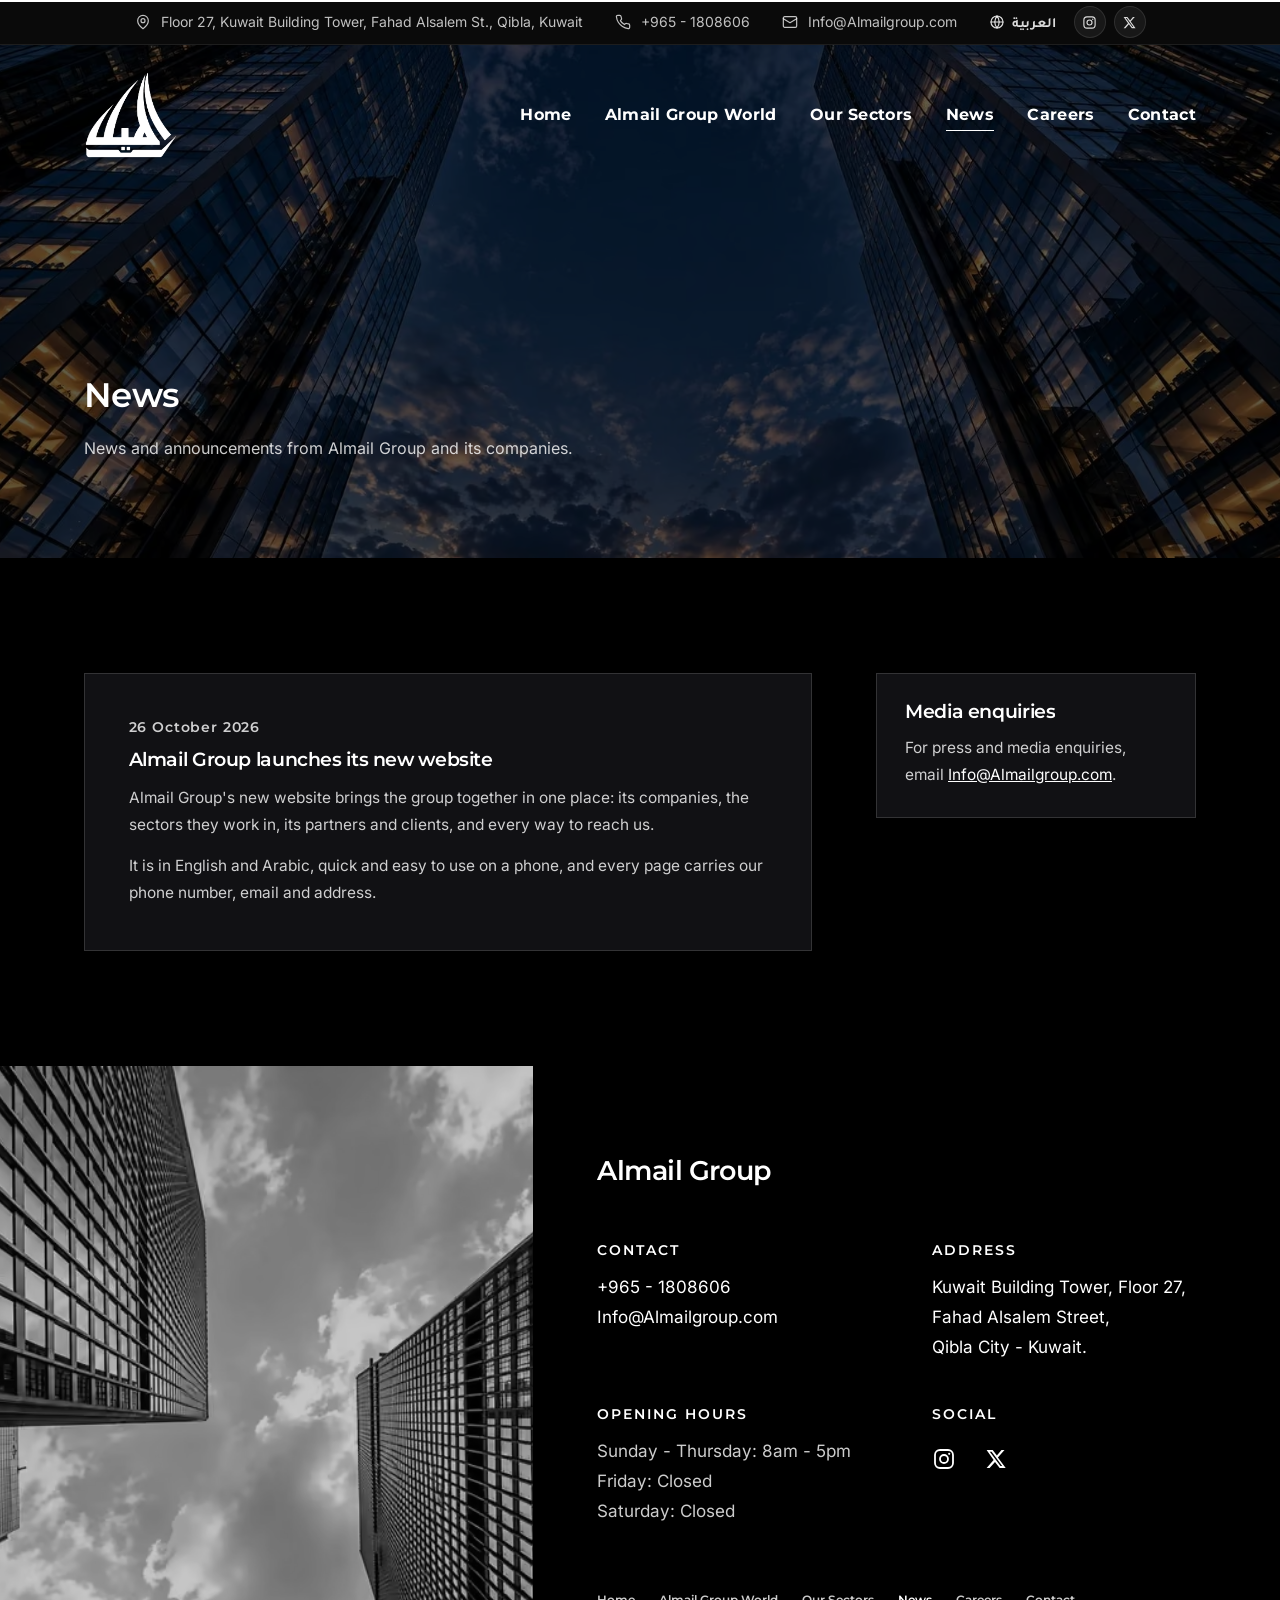
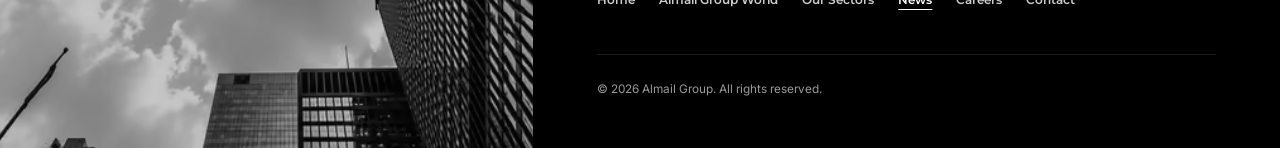
<file: news/index.html>
<!DOCTYPE html>
<html lang="en">
<head>
<meta charset="utf-8">
<meta name="viewport" content="width=device-width, initial-scale=1">
<title>News | Almail Group</title>
<meta name="description" content="News and announcements from Almail Group, a holding group in Kuwait.">
<meta name="theme-color" content="#000000">
<link rel="canonical" href="https://www.almailgroup.com/news/">
<link rel="alternate" hreflang="en" href="https://www.almailgroup.com/news/">
<link rel="alternate" hreflang="ar" href="https://www.almailgroup.com/ar/news/">
<link rel="alternate" hreflang="x-default" href="https://www.almailgroup.com/news/">
<meta property="og:type" content="website">
<meta property="og:site_name" content="Almail Group">
<meta property="og:locale" content="en_US">
<meta property="og:locale:alternate" content="ar_KW">
<meta property="og:title" content="News | Almail Group">
<meta property="og:description" content="News and announcements from Almail Group, a holding group in Kuwait.">
<meta property="og:url" content="https://www.almailgroup.com/news/">
<meta property="og:image" content="https://www.almailgroup.com/assets/img/og-share.jpg?v=f45fd65ebc">
<meta property="og:image:width" content="1200">
<meta property="og:image:height" content="630">
<meta name="twitter:card" content="summary_large_image">
<link rel="icon" type="image/png" sizes="32x32" href="/assets/img/favicon-32.png?v=187c327753">
<link rel="icon" type="image/png" sizes="192x192" href="/assets/img/favicon-192.png?v=b509cb3de9">
<link rel="apple-touch-icon" href="/assets/img/apple-touch-icon.png?v=9ba8148e47">
<link rel="manifest" href="/manifest.webmanifest">
<meta name="apple-mobile-web-app-title" content="Almail Group">
<link rel="preload" href="/assets/fonts/inter-latin.woff2?v=c0815e503a" as="font" type="font/woff2" crossorigin>
<link rel="preload" href="/assets/fonts/montserrat-latin.woff2?v=a5ec54920b" as="font" type="font/woff2" crossorigin>
<link rel="preload" as="image" type="image/avif" href="/assets/img/photos/why-choose-towers.avif?v=c389d11f03" imagesrcset="/assets/img/photos/why-choose-towers-960.avif?v=aacbc784b4 960w, /assets/img/photos/why-choose-towers.avif?v=c389d11f03 1672w" imagesizes="100vw" media="not all and (max-width: 640px) and (orientation: portrait)" fetchpriority="high">
<link rel="preload" as="image" type="image/avif" href="/assets/img/photos/why-choose-towers-portrait.avif?v=379ae1cae6" media="(max-width: 640px) and (orientation: portrait)" fetchpriority="high">
<style>
@font-face {
font-family: "Inter";
src: url(/assets/fonts/inter-latin.woff2?v=c0815e503a) format("woff2");
font-weight: 400 600;
font-display: swap;
}
@font-face {
font-family: "Montserrat";
src: url(/assets/fonts/montserrat-latin.woff2?v=a5ec54920b) format("woff2");
font-weight: 100 900;
font-display: swap;
}
@font-face {
font-family: "Inter Fallback";
src: local("Arial"), local("ArialMT"), local("Liberation Sans");
size-adjust: 107.48%;
ascent-override: 90.13%;
descent-override: 22.44%;
line-gap-override: 0%;
}
@font-face {
font-family: "Montserrat Fallback";
src: local("Arial"), local("ArialMT"), local("Liberation Sans");
font-weight: 100 500;
size-adjust: 113.5%;
ascent-override: 85.29%;
descent-override: 22.11%;
line-gap-override: 0%;
}
@font-face {
font-family: "Montserrat Fallback";
src: local("Arial Bold"), local("Arial-BoldMT"), local("Liberation Sans Bold");
font-weight: 600 900;
size-adjust: 107.53%;
ascent-override: 90.02%;
descent-override: 23.34%;
line-gap-override: 0%;
}
@font-face {
font-family: "Cairo";
src: url(/assets/fonts/cairo-arabic.woff2?v=714d40cf07) format("woff2");
font-weight: 200 1000;
font-display: swap;
unicode-range: U+0600-06FF, U+0750-077F, U+0870-08FF, U+200C-200E, U+2010-2011, U+204F, U+2E41, U+FB50-FDFF, U+FE70-FEFC;
}
@font-face {
font-family: "Tajawal";
src: url(/assets/fonts/tajawal-arabic-400.woff2?v=86dcc0150b) format("woff2");
font-weight: 400;
font-display: swap;
unicode-range: U+0600-06FF, U+0750-077F, U+0870-08FF, U+200C-200E, U+2010-2011, U+204F, U+2E41, U+FB50-FDFF, U+FE70-FEFC;
}
@font-face {
font-family: "Tajawal";
src: url(/assets/fonts/tajawal-arabic-700.woff2?v=18fca0c18f) format("woff2");
font-weight: 700;
font-display: swap;
unicode-range: U+0600-06FF, U+0750-077F, U+0870-08FF, U+200C-200E, U+2010-2011, U+204F, U+2E41, U+FB50-FDFF, U+FE70-FEFC;
}
:root {
--black: #000;
--ink: #0a0a0a;
--charcoal: #1c1c1c;
--white: #fff;
--soft: rgba(255, 255, 255, .8);
--card: #111114;
--line: rgba(255, 255, 255, .14);
--font-head: "Montserrat", "Montserrat Fallback", "Helvetica Neue", Helvetica, Arial, sans-serif;
--font-nav: var(--font-head);
--font-body: "Inter", "Inter Fallback", "Helvetica Neue", Helvetica, Arial, sans-serif;
--h1: 33.6px;
--h2: 27.2px;
--wrap: 1240px;
--gutter: clamp(20px, 5vw, 64px);
--section: clamp(88px, 12vw, 150px);
--ease: cubic-bezier(.2, .7, .2, 1);
}
html[lang="ar"] {
--font-head: "Cairo", "Montserrat", "Montserrat Fallback", Tahoma, "Geeza Pro", sans-serif;
--font-body: "Tajawal", "Inter", "Inter Fallback", Tahoma, "Geeza Pro", sans-serif;
}
*, *::before, *::after { box-sizing: border-box; }
html {
-webkit-text-size-adjust: 100%;
scroll-behavior: smooth;
scroll-padding-top: 80px;
}
body {
margin: 0;
background: var(--black);
color: var(--white);
font: 400 16px/1.75 var(--font-body);
-webkit-font-smoothing: antialiased;
-moz-osx-font-smoothing: grayscale;
}
img { display: block; max-width: 100%; height: auto; }
input, select, textarea { font-size: 16px; }
picture { display: contents; }
a, button { -webkit-tap-highlight-color: rgba(255, 255, 255, .15); }
h1, h2, h3 {
margin: 0;
font-family: var(--font-head);
font-weight: 600;
line-height: 1.12;
letter-spacing: -.02em;
}
h1, h2 { text-wrap: balance; }
h1 { font-size: var(--h1); }
h2 { font-size: var(--h2); }
p { margin: 0; }
a { color: inherit; }
ul { margin: 0; padding: 0; list-style: none; }
address { font-style: normal; }
:focus-visible { outline: 2px solid var(--white); outline-offset: 4px; }
.wrap {
width: 100%;
max-width: var(--wrap);
margin-inline: auto;
padding-inline: var(--gutter);
}
.skip-link {
position: absolute;
inset-inline-start: 16px;
top: -60px;
z-index: 100;
padding: 10px 16px;
background: var(--white);
color: var(--black);
font: 600 14px var(--font-nav);
text-decoration: none;
}
.skip-link:focus { top: 16px; }
.has-bg { position: relative; isolation: isolate; overflow: hidden; }
.bg { position: absolute; inset: 0; z-index: -2; }
.bg img { width: 100%; height: 100%; object-fit: cover; }
.photo { isolation: isolate; }
.has-hint.is-near::before {
content: "";
position: absolute;
inset: -40px;
z-index: -1;
background: var(--hint) var(--focus) 50% / cover no-repeat;
filter: blur(24px);
}
.has-hint.is-loaded::before { visibility: hidden; transition: visibility 0s .8s; }
.js .photo-fade img { opacity: 0; transition: opacity .7s var(--ease); }
.js .photo-fade.is-loaded img { opacity: 1; }
.has-bg::before {
content: "";
position: absolute;
inset: 0;
z-index: -1;
background: rgba(0, 0, 0, var(--overlay, .6));
}
.site-header {
position: absolute;
top: 0;
left: 0;
right: 0;
z-index: 20;
}
.topbar {
background: var(--ink);
border-bottom: 1px solid rgba(255, 255, 255, .08);
font-size: 14px;
color: rgba(255, 255, 255, .75);
}
.topbar-inner { display: flex; align-items: center; justify-content: center; gap: 32px; min-height: 44px; }
.topbar-contact { display: flex; align-items: center; gap: 32px; }
.topbar-contact li { display: flex; align-items: center; gap: 10px; white-space: nowrap; }
.topbar-contact svg { flex-shrink: 0; width: 16px; height: 16px; }
.topbar-contact a { color: inherit; text-decoration: none; transition: color .25s var(--ease); }
.tb-short { display: none; }
.topbar-social { display: flex; gap: 8px; }
.topbar-social a {
display: inline-flex;
align-items: center;
justify-content: center;
width: 32px;
height: 32px;
border: 1px solid rgba(255, 255, 255, .1);
border-radius: 50%;
background: rgba(255, 255, 255, .06);
color: rgba(255, 255, 255, .85);
transition: color .25s var(--ease), border-color .25s var(--ease);
}
.topbar-social svg { width: 15px; height: 15px; }
.topbar-end { display: flex; align-items: center; gap: 18px; }
.lang-link {
display: inline-flex;
align-items: center;
gap: 7px;
min-height: 32px;
font: 600 14px/1 var(--font-nav);
color: rgba(255, 255, 255, .85);
text-decoration: none;
transition: color .25s var(--ease);
}
.lang-link svg { width: 16px; height: 16px; }
.lang-link[lang="ar"],
.m-lang[lang="ar"],
.not-found-ar { font-family: "Tajawal", Tahoma, "Geeza Pro", sans-serif; }
.header-inner { display: flex; align-items: center; justify-content: space-between; gap: 32px; padding-block: 26px; }
.site-header.is-stuck {
position: fixed;
background: rgba(8, 8, 10, .96);
border-bottom: 1px solid rgba(255, 255, 255, .08);
animation: header-in .35s var(--ease);
}
.site-header.is-stuck .topbar { display: none; }
.site-header.is-stuck .header-inner { padding-block: 10px; }
.site-header.is-stuck .brand-logo { height: 54px; }
.site-header.is-stuck { transition: transform .25s var(--ease); }
.site-header.is-stuck.is-hidden { animation: none; transform: translateY(-100%); }
@keyframes header-in {
from { transform: translateY(-100%); }
to { transform: none; }
}
.brand { display: inline-flex; flex-shrink: 0; }
.brand-logo { width: auto; height: 88px; }
.nav { margin-inline-start: auto; }
.nav ul { display: flex; align-items: center; gap: clamp(20px, 2.6vw, 40px); }
.header-lang { display: none; }
@media (min-width: 1081px) {
.site-header.is-stuck .header-lang { display: inline-flex; }
}
.nav-link {
position: relative;
display: inline-block;
padding-block: 8px;
font: 700 16px/1.2 var(--font-nav);
letter-spacing: .02em;
color: var(--white);
text-decoration: none;
white-space: nowrap;
transition: color .25s var(--ease);
}
.nav-link::after {
content: "";
position: absolute;
left: 0;
right: 0;
bottom: 2px;
height: 1px;
background: currentColor;
transform: scaleX(0);
transform-origin: left;
transition: transform .35s var(--ease);
}
.nav-link[aria-current="page"]::after { transform: scaleX(1); }
.header-actions { display: none; align-items: center; gap: 10px; margin-inline-end: -6px; }
.burger {
display: none;
position: relative;
width: 44px;
height: 44px;
padding: 0;
border: 0;
background: none;
color: var(--white);
cursor: pointer;
}
.burger span,
.burger span::before,
.burger span::after {
position: absolute;
left: 10px;
width: 24px;
height: 1.5px;
background: currentColor;
content: "";
}
.burger span { top: 50%; }
.burger span::before { left: 0; top: -8px; }
.burger span::after { left: 0; top: 8px; }
.backdrop {
position: fixed;
inset: 0;
z-index: 40;
background: rgba(0, 0, 0, .6);
opacity: 0;
visibility: hidden;
transition: opacity .3s var(--ease), visibility 0s .3s;
}
.backdrop.is-open { opacity: 1; visibility: visible; transition: opacity .3s var(--ease); }
.mobile-nav {
position: fixed;
top: 0;
inset-inline-end: 0;
bottom: 0;
z-index: 50;
display: flex;
flex-direction: column;
width: min(380px, 88vw);
padding: 22px 28px 32px;
background: var(--ink);
overflow-y: auto;
overscroll-behavior: contain;
transform: translateX(100%);
visibility: hidden;
transition: transform .4s var(--ease), visibility 0s .4s;
}
.mobile-nav.is-open { transform: none; visibility: visible; transition: transform .4s var(--ease); }
.mobile-nav-head { display: flex; align-items: center; justify-content: space-between; margin-bottom: 36px; }
.mobile-nav-head .brand-logo { height: 56px; }
.close {
width: 44px;
height: 44px;
padding: 10px;
border: 0;
background: none;
color: var(--white);
cursor: pointer;
}
.close svg { width: 24px; height: 24px; }
.m-link {
display: block;
padding: 14px 0;
border-bottom: 1px solid rgba(255, 255, 255, .1);
font: 700 20px/1.3 var(--font-nav);
color: var(--white);
text-decoration: none;
}
.m-link[aria-current="page"] { text-decoration: underline; text-decoration-thickness: 1px; text-underline-offset: 8px; }
.m-link:active { color: var(--soft); }
.m-lang {
display: flex;
align-items: center;
gap: 10px;
min-height: 52px;
border-bottom: 1px solid rgba(255, 255, 255, .1);
font: 600 18px/1.3 var(--font-nav);
color: var(--soft);
text-decoration: none;
}
.m-lang svg { width: 18px; height: 18px; color: var(--soft); }
.m-lang:active { color: var(--soft); }
.m-contact { margin-top: auto; padding-top: 36px; }
.m-call { width: 100%; }
.m-details { display: grid; gap: 2px; margin-top: 18px; font-size: 16px; color: var(--soft); }
.m-details li { display: flex; align-items: center; gap: 12px; }
.m-details svg { flex-shrink: 0; width: 18px; height: 18px; color: var(--soft); }
.m-details a,
.m-details span { padding-block: 9px; }
.m-details a { color: var(--white); text-decoration: none; }
.m-social { margin-top: 10px; }
.hero {
display: flex;
align-items: center;
min-height: 100vh;
min-height: 100svh;
padding-block: 200px 120px;
}
.hero::before {
background: linear-gradient(90deg, rgba(0, 0, 0, .78) 0%, rgba(0, 0, 0, .58) 42%, rgba(0, 0, 0, .28) 100%);
}
.hero-title { margin-bottom: 28px; font-size: 33.5px; }
.hero-actions { display: flex; flex-wrap: wrap; gap: 14px; margin-top: 44px; }
.btn {
display: inline-flex;
align-items: center;
justify-content: center;
min-height: 54px;
padding: 0 30px;
border: 1px solid transparent;
border-radius: 2px;
font: 600 15px/1 var(--font-nav);
letter-spacing: .03em;
text-decoration: none;
transition: background .3s var(--ease), border-color .3s var(--ease), color .3s var(--ease), transform .15s var(--ease);
}
.btn:active { transform: scale(.97); }
.btn { gap: 10px; }
.btn svg { flex-shrink: 0; width: 18px; height: 18px; }
.btn-primary { background: var(--white); color: var(--black); }
.btn-ghost { border-color: rgba(255, 255, 255, .6); color: var(--white); }
.hero-lead {
max-width: 600px;
font-size: 16px;
line-height: 1.65;
color: var(--white);
}
.scroll-cue {
position: absolute;
left: 50%;
bottom: 28px;
width: 44px;
height: 64px;
margin-left: -22px;
padding: 8px 10px;
color: var(--white);
opacity: .85;
}
.scroll-cue svg { width: 24px; height: 48px; animation: nudge 2.4s ease-in-out infinite; }
@keyframes nudge {
0%, 100% { transform: translateY(-4px); }
50% { transform: translateY(6px); }
}
.why { --overlay: .5; padding-block: clamp(110px, 16vw, 200px); }
.why-band {
max-width: 1160px;
padding: clamp(36px, 6vw, 84px);
background: var(--white);
color: var(--black);
}
.why-band h2 { margin-bottom: clamp(28px, 4vw, 44px); }
.why-band h3 { margin-bottom: 16px; font-size: 18.6px; line-height: 1.25; }
.why-band p { font-size: 15.4px; color: #1a1a1a; }
.why-body {
display: grid;
grid-template-columns: minmax(0, 1fr) minmax(0, 1fr);
gap: clamp(32px, 5vw, 72px);
align-items: start;
}
.why-areas { display: grid; grid-template-columns: repeat(2, minmax(0, 1fr)); gap: 12px; }
.why-areas li {
display: flex;
align-items: center;
gap: 14px;
padding: 14px 16px;
border: 1px solid #e5e5e5;
font: 600 16px/1.25 var(--font-head);
color: #111;
}
.why-icon {
display: inline-flex;
flex-shrink: 0;
align-items: center;
justify-content: center;
width: 42px;
height: 42px;
border-radius: 50%;
background: #f0f0f0;
color: var(--black);
}
.why-icon svg { width: 22px; height: 22px; }
.about { --overlay: .62; padding-block: var(--section); }
.section-head { margin-bottom: clamp(48px, 7vw, 84px); }
.subtitle {
margin-top: 14px;
font-family: var(--font-head);
font-weight: 500;
font-size: 20px;
color: var(--soft);
}
.about-head {
display: grid;
grid-template-columns: minmax(0, 1fr) minmax(0, 1fr);
gap: clamp(32px, 6vw, 96px);
align-items: end;
margin-bottom: clamp(48px, 6vw, 72px);
}
.about-head .section-head { margin-bottom: 0; }
.about-text { font-size: 16px; line-height: 1.7; color: var(--white); }
.sub-logos {
--cols: 4;
--gx: 16px;
display: flex;
flex-wrap: wrap;
justify-content: center;
gap: var(--gx);
}
.sub-logos li {
display: flex;
flex: 0 0 calc((100% - (var(--cols) - 1) * var(--gx)) / var(--cols));
height: 150px;
border: 1px solid var(--line);
background: rgba(10, 10, 14, .45);
transition: background .3s var(--ease), border-color .3s var(--ease);
}
.sub-logos a { display: flex; align-items: center; justify-content: center; width: 100%; padding: 26px; }
.sub-logos a:active { background: rgba(255, 255, 255, .06); }
.sub-logos img { width: auto; max-width: 100%; max-height: 84px; object-fit: contain; }
.sectors { --overlay: .55; padding-block: var(--section); }
.sectors-head { max-width: 800px; margin: 0 auto clamp(48px, 7vw, 80px); text-align: center; }
.sectors-head p { margin-top: 24px; font-size: 16px; color: var(--white); }
.sector-list {
display: grid;
grid-template-columns: repeat(2, minmax(0, 1fr));
column-gap: clamp(32px, 6vw, 96px);
max-width: 1120px;
margin-inline: auto;
}
.sector-list li { border-bottom: 1px solid rgba(255, 255, 255, .16); }
.sector-list li:nth-child(-n + 2) { border-top: 1px solid rgba(255, 255, 255, .16); }
.sector-link {
display: flex;
align-items: center;
gap: 22px;
padding: 24px 4px;
font: 500 24px/1.15 var(--font-head);
color: var(--white);
text-decoration: none;
transition: color .35s var(--ease);
}
.sector-num {
min-width: 2.2em;
font: 600 14px/1 var(--font-nav);
letter-spacing: .1em;
color: var(--soft);
}
.sector-name { flex: 1; transition: transform .45s var(--ease); }
.sector-arrow {
display: inline-flex;
color: var(--white);
opacity: 0;
transform: translateX(-10px);
transition: opacity .35s var(--ease), transform .45s var(--ease);
}
.sector-arrow svg { width: 28px; height: 28px; }
.sector-link:active { color: var(--soft); }
.sector-link:focus-visible .sector-name { transform: translateX(6px); }
.sector-link:focus-visible .sector-arrow { opacity: 1; transform: none; }
.logo-grid {
--cols: 4;
--gx: 32px;
display: flex;
flex-wrap: wrap;
justify-content: center;
column-gap: var(--gx);
margin-inline: auto;
}
.logo-grid li {
display: flex;
flex: 0 0 calc((100% - (var(--cols) - 1) * var(--gx)) / var(--cols));
align-items: center;
justify-content: center;
}
.logo-grid img { width: auto; max-width: 100%; object-fit: contain; }
.partners { padding-block: var(--section); background: var(--black); }
.logo-grid--partners {
display: grid;
grid-template-columns: repeat(4, minmax(0, 1fr));
column-gap: 0;
max-width: 1160px;
margin-top: clamp(48px, 6vw, 72px);
border-top: 1px solid rgba(255, 255, 255, .12);
border-inline-start: 1px solid rgba(255, 255, 255, .12);
}
.logo-grid--partners li {
height: 160px;
padding: 28px;
border-inline-end: 1px solid rgba(255, 255, 255, .12);
border-bottom: 1px solid rgba(255, 255, 255, .12);
transition: background .3s var(--ease);
}
.logo-grid--partners img { max-height: 58px; max-width: min(210px, 100%); }
.clients-head { padding-block: clamp(80px, 9vw, 112px) clamp(48px, 6vw, 64px); background: var(--black); text-align: center; }
.divider { display: block; width: 64px; height: 1px; margin: 26px auto 0; background: var(--white); }
.clients-body { padding-block: clamp(8px, 2vw, 24px) clamp(80px, 10vw, 130px); background: var(--black); }
.logo-grid--clients {
--cols: 5;
--gx: clamp(24px, 4vw, 52px);
row-gap: clamp(36px, 4vw, 56px);
max-width: 1160px;
}
.logo-grid--clients li { height: 110px; }
.logo-grid--clients img {
max-height: 84px;
max-width: min(190px, 100%);
opacity: .62;
transition: opacity .35s var(--ease);
}
.quote { --overlay: .58; padding-block: clamp(110px, 14vw, 170px); text-align: center; }
.quote-track { display: grid; }
.quote-slide { grid-area: 1 / 1; transition: opacity .7s var(--ease); }
.quote figure { margin: 0; }
.quote-slide[hidden] { display: block; visibility: hidden; opacity: 0; }
.quote blockquote { margin: 0 auto; max-width: 960px; }
.quote blockquote p { font: 500 26px/1.25 var(--font-head); text-wrap: balance; }
.quote figcaption { display: flex; flex-direction: column; align-items: center; gap: 4px; margin-top: 36px; }
.quote figcaption::before { content: ""; width: 48px; height: 2px; margin-bottom: 18px; background: var(--white); }
.quote-name { font-size: 19px; font-weight: 600; }
.quote-role { font-size: 16px; color: var(--soft); }
.quote-dots { display: flex; justify-content: center; gap: 4px; margin-top: 48px; }
.quote-dot {
position: relative;
width: 24px;
height: 24px;
padding: 0;
border: 0;
background: none;
cursor: pointer;
}
.quote-dot::before {
content: "";
position: absolute;
inset: 8px;
border: 1px solid var(--white);
border-radius: 50%;
transition: background .3s var(--ease);
}
.quote-dot[aria-current="true"]::before { background: var(--white); }
.site-footer { display: grid; grid-template-columns: minmax(0, 5fr) minmax(0, 7fr); background: var(--black); }
.footer-photo { position: relative; min-height: 100%; overflow: hidden; }
.footer-photo.has-hint::before { background-position: center; filter: grayscale(1) brightness(.78) blur(24px); }
.footer-photo img { position: absolute; inset: 0; width: 100%; height: 100%; object-fit: cover; filter: grayscale(1) brightness(.78); }
.footer-panel { padding: clamp(56px, 7vw, 100px) clamp(28px, 5vw, 80px) clamp(32px, 4vw, 48px); }
.footer-title { margin-bottom: clamp(36px, 5vw, 56px); font-size: var(--h2); }
.footer-grid { display: grid; grid-template-columns: repeat(auto-fit, minmax(240px, 1fr)); gap: 44px clamp(24px, 4vw, 56px); }
.footer-nav { margin-top: clamp(40px, 5vw, 56px); }
.footer-nav ul { display: flex; flex-wrap: wrap; gap: 4px 24px; }
.footer-nav a {
display: inline-flex;
align-items: center;
min-height: 36px;
font: 600 11.8px/1.2 var(--font-nav);
color: var(--soft);
text-decoration: none;
transition: color .25s var(--ease);
}
.footer-nav a[aria-current="page"] { color: var(--white); text-decoration: underline; text-decoration-thickness: 1px; text-underline-offset: 5px; }
.footer-legal {
margin-top: clamp(28px, 3vw, 36px);
padding-top: 24px;
border-top: 1px solid rgba(255, 255, 255, .1);
font-size: 11.8px;
color: rgba(255, 255, 255, .6);
}
.footer-grid h3 {
margin-bottom: 14px;
font: 600 14px/1.2 var(--font-nav);
letter-spacing: .14em;
text-transform: uppercase;
}
.footer-grid p,
.footer-grid address,
.footer-contact { font-size: 17px; line-height: 1.75; color: var(--soft); }
.footer-grid a { color: var(--white); text-decoration: none; }
.social { display: flex; gap: 8px; margin-inline-start: -10px; }
.social a { display: inline-flex; width: 44px; height: 44px; padding: 10px; color: var(--white); transition: color .25s var(--ease); }
.social svg { width: 24px; height: 24px; }
.to-top {
position: fixed;
inset-inline-end: 16px;
bottom: 16px;
z-index: 30;
display: inline-flex;
align-items: center;
justify-content: center;
width: 48px;
height: 48px;
padding: 0;
border: 1px solid rgba(255, 255, 255, .3);
border-radius: 50%;
background: rgba(8, 8, 10, .92);
color: var(--white);
cursor: pointer;
opacity: 0;
visibility: hidden;
transform: translateY(12px);
transition: opacity .3s var(--ease), transform .3s var(--ease), visibility 0s .3s;
}
.to-top[hidden] { display: none; }
.to-top.is-visible { opacity: 1; visibility: visible; transform: none; transition: opacity .3s var(--ease), transform .3s var(--ease); }
.to-top svg { width: 20px; height: 20px; }
.to-top:active { border-color: var(--white); background: rgba(255, 255, 255, .12); }
.page-hero {
--overlay: .62;
display: flex;
align-items: flex-end;
min-height: 62vh;
padding-block: 230px clamp(64px, 8vw, 96px);
}
.page-lead { max-width: 620px; margin-top: 20px; font-size: 16px; color: var(--soft); }
.page-section { padding-block: clamp(72px, 9vw, 120px); background: var(--black); }
.page-section--alt { border-block: 1px solid rgba(255, 255, 255, .06); background: var(--ink); }
.lead-text { max-width: 760px; margin-top: 18px; font-size: 17.9px; line-height: 1.65; color: var(--soft); }
.page-intro { margin: 0 0 clamp(40px, 5vw, 64px); color: var(--white); }
.icon-badge {
display: inline-flex;
flex-shrink: 0;
align-items: center;
justify-content: center;
width: 52px;
height: 52px;
border-radius: 50%;
background: rgba(255, 255, 255, .1);
color: var(--white);
}
.icon-badge svg { width: 24px; height: 24px; }
.company-card,
.sector-card,
.item-card,
.contact-card,
.empty-note,
.side-note,
.steps > li,
.online-card { border: 1px solid var(--line); background: var(--card); }
.company-card,
.sector-card { scroll-margin-top: 100px; transition: border-color .4s var(--ease); }
.company-card:target,
.sector-card:target { border-color: var(--white); }
.chips-label { margin-top: 22px; font: 600 13px/1.2 var(--font-nav); letter-spacing: .12em; text-transform: uppercase; color: rgba(255, 255, 255, .62); }
.chips { display: flex; flex-wrap: wrap; gap: 8px; margin-top: 10px; }
.chip {
display: inline-flex;
align-items: center;
min-height: 36px;
padding: 0 14px;
border: 1px solid rgba(255, 255, 255, .24);
border-radius: 999px;
font: 500 14px/1.2 var(--font-nav);
color: var(--white);
text-decoration: none;
transition: border-color .25s var(--ease), color .25s var(--ease);
}
a.chip:active { border-color: var(--white); background: rgba(255, 255, 255, .1); }
.company-grid { display: grid; grid-template-columns: repeat(auto-fill, minmax(min(100%, 340px), 1fr)); gap: 20px; }
.company-card { display: flex; flex-direction: column; }
.company-logo {
display: flex;
align-items: center;
justify-content: center;
height: 170px;
padding: 32px;
border-bottom: 1px solid rgba(255, 255, 255, .1);
background: var(--charcoal);
}
.company-logo img { width: auto; max-width: min(240px, 100%); max-height: 84px; object-fit: contain; }
.company-body { display: flex; flex: 1; flex-direction: column; align-items: flex-start; padding: clamp(24px, 3vw, 32px); }
.company-field { margin-bottom: 10px; font: 600 13px/1.2 var(--font-nav); letter-spacing: .12em; text-transform: uppercase; color: var(--soft); }
.company-body h3 { font-size: 18.6px; }
.company-text { margin-top: 12px; font-size: 15.4px; line-height: 1.65; color: var(--soft); }
.company-link {
display: inline-flex;
align-items: center;
gap: 8px;
min-height: 44px;
margin-top: auto;
padding-top: 18px;
font: 600 15px/1.2 var(--font-nav);
color: var(--white);
text-decoration: none;
}
.company-link svg { width: 16px; height: 16px; color: var(--white); }
.sector-cards { display: grid; grid-template-columns: repeat(2, minmax(0, 1fr)); gap: 20px; }
.sector-card { padding: clamp(28px, 3.4vw, 44px); }
.sector-card-top { display: flex; align-items: center; justify-content: space-between; margin-bottom: 26px; }
.sector-card h2 { font-size: 18.6px; }
.sector-text { margin-top: 12px; font-size: 15.4px; line-height: 1.65; color: var(--soft); }
.news-layout { display: grid; grid-template-columns: minmax(0, 1fr) 320px; gap: clamp(32px, 5vw, 64px); align-items: start; }
.item-list { display: grid; gap: 20px; }
.item-card { padding: clamp(28px, 3.4vw, 44px); }
.item-meta { display: block; margin-bottom: 14px; font: 600 14px/1.3 var(--font-nav); letter-spacing: .06em; color: var(--soft); }
.item-card h2,
.item-card h3 { margin-bottom: 14px; font-size: 18.6px; }
.item-card p { font-size: 15.4px; color: var(--soft); }
.item-card p + p { margin-top: 14px; }
.item-card .btn { margin-top: 24px; }
.side-note { padding: 28px; }
.side-note h2 { margin-bottom: 12px; font-size: 18.6px; }
.side-note p { font-size: 15.4px; color: var(--soft); }
.side-note p + p { margin-top: 12px; }
.side-note a { color: var(--white); }
.side-note .social { margin-top: 10px; }
.empty-note { max-width: 760px; padding: clamp(24px, 3vw, 36px); font-size: 15.4px; color: var(--soft); }
.steps { display: grid; grid-template-columns: repeat(3, minmax(0, 1fr)); gap: 20px; margin: clamp(36px, 5vw, 56px) 0 0; padding: 0; list-style: none; }
.steps > li { display: flex; flex-direction: column; align-items: flex-start; padding: clamp(28px, 3vw, 36px); }
.step-num {
display: inline-flex;
align-items: center;
justify-content: center;
width: 44px;
height: 44px;
margin-bottom: 22px;
border: 1px solid var(--white);
border-radius: 50%;
font: 600 17px/1 var(--font-nav);
color: var(--white);
}
.steps h3 { margin-bottom: 10px; font-size: 18.6px; }
.steps p { font-size: 15.4px; color: var(--soft); }
.steps p a { color: var(--white); }
.steps .chips { margin-top: 18px; }
.steps .btn { margin-top: 24px; }
.contact-cards { display: grid; grid-template-columns: repeat(4, minmax(0, 1fr)); gap: 20px; }
.contact-card { display: flex; flex-direction: column; align-items: flex-start; padding: clamp(26px, 3vw, 34px); }
.contact-card h2 { margin: 22px 0 10px; font-size: 18.6px; }
.contact-card p,
.contact-card address { margin-bottom: 24px; font-size: 15.4px; line-height: 1.7; color: var(--soft); }
.contact-card p a { color: var(--white); text-decoration: none; overflow-wrap: anywhere; }
.contact-card .btn { margin-top: auto; }
.hours { width: 100%; font-size: 15.4px; color: var(--soft); }
.hours li { display: flex; flex-wrap: wrap; justify-content: space-between; gap: 4px 12px; padding-block: 9px; border-bottom: 1px solid rgba(255, 255, 255, .08); }
.hours li span:last-child { color: var(--white); }
.online-list { display: grid; grid-template-columns: repeat(auto-fill, minmax(min(100%, 240px), 1fr)); gap: 20px; }
.online-card {
display: flex;
flex-direction: column;
align-items: flex-start;
gap: 6px;
height: 100%;
padding: 28px;
color: var(--white);
text-decoration: none;
transition: border-color .3s var(--ease);
}
.online-card:active { border-color: var(--white); }
.online-logo { display: flex; align-items: center; height: 64px; margin-bottom: 14px; }
.online-logo img { width: auto; max-width: 200px; max-height: 56px; object-fit: contain; }
.online-name { font: 600 18.6px/1.2 var(--font-head); }
.online-url { display: inline-flex; align-items: center; gap: 8px; font-size: 15.4px; color: var(--white); }
.online-url svg { width: 15px; height: 15px; }
.cta-band { padding-block: clamp(64px, 8vw, 104px); background: var(--charcoal); }
.cta-inner { display: flex; flex-wrap: wrap; align-items: center; justify-content: space-between; gap: 28px 48px; }
.cta-band h2 { font-size: var(--h2); }
.cta-band p { max-width: 560px; margin-top: 12px; color: var(--soft); }
.cta-actions { display: flex; flex-wrap: wrap; gap: 14px; }
.text-link { color: var(--white); font: 600 17px var(--font-nav); text-underline-offset: 5px; }
@media (hover: hover) {
.topbar-contact a:hover,
.lang-link:hover { color: var(--white); }
.topbar-social a:hover { color: var(--white); border-color: rgba(255, 255, 255, .6); }
.nav-link:hover::after { transform: scaleX(1); }
.btn-primary:hover { border-color: var(--white); background: var(--black); color: var(--white); }
.btn-ghost:hover { border-color: var(--white); background: rgba(255, 255, 255, .1); }
.scroll-cue:hover { opacity: 1; }
.sub-logos li:hover { border-color: rgba(255, 255, 255, .32); background: rgba(10, 10, 14, .62); }
.sector-link:hover .sector-name { transform: translateX(6px); }
.sector-link:hover .sector-arrow { opacity: 1; transform: none; }
.logo-grid--partners li:hover { background: rgba(255, 255, 255, .04); }
.logo-grid--clients li:hover img { opacity: 1; }
.footer-grid a:hover { text-decoration: underline; text-underline-offset: 4px; }
.social a:hover { color: var(--soft); }
.to-top:hover { border-color: var(--white); background: rgba(255, 255, 255, .12); }
.footer-nav a:hover { color: var(--white); }
a.chip:hover { border-color: var(--white); background: rgba(255, 255, 255, .1); }
.company-link:hover span { text-decoration: underline; text-underline-offset: 4px; }
.online-card:hover { border-color: rgba(255, 255, 255, .6); }
.contact-card p a:hover,
.side-note a:hover,
.steps p a:hover { text-decoration: underline; text-underline-offset: 4px; }
}
.topbar-contact a:active,
.lang-link:active,
.footer-nav a:active { color: var(--white); }
.topbar-social a:active,
.social a:active,
.company-link:active { color: var(--soft); }
.footer-grid a:active,
.contact-card p a:active,
.side-note a:active,
.steps p a:active { text-decoration: underline; text-underline-offset: 4px; }
@media (prefers-reduced-motion: no-preference) {
@view-transition { navigation: auto; }
}
::view-transition-old(root),
::view-transition-new(root) { animation-duration: .22s; }
[dir="rtl"] * { letter-spacing: 0 !important; }
[dir="rtl"] [dir="ltr"],
[dir="rtl"] [dir="ltr"] * { letter-spacing: normal !important; }
[dir="rtl"] h1,
[dir="rtl"] h2 { line-height: 1.35; }
[dir="rtl"] h3 { line-height: 1.45; }
[dir="rtl"] .quote blockquote p { line-height: 1.45; }
[dir="rtl"] .nav-link::after { transform-origin: right; }
[dir="rtl"] .mobile-nav { transform: translateX(-100%); }
[dir="rtl"] .mobile-nav.is-open { transform: none; }
[dir="rtl"] .sector-arrow { transform: translateX(10px); }
[dir="rtl"] .sector-arrow svg,
[dir="rtl"] .company-link svg,
[dir="rtl"] .online-url svg { transform: scaleX(-1); }
[dir="rtl"] .sector-link:focus-visible .sector-name { transform: translateX(-6px); }
@media (hover: hover) {
[dir="rtl"] .sector-link:hover .sector-name { transform: translateX(-6px); }
}
@media (min-width: 901px) {
[dir="rtl"] .hero::before {
background: linear-gradient(270deg, rgba(0, 0, 0, .78) 0%, rgba(0, 0, 0, .58) 42%, rgba(0, 0, 0, .28) 100%);
}
}
:root {
--ease-out: cubic-bezier(.16, 1, .3, 1);
--ease-pop: cubic-bezier(.34, 1.56, .64, 1);
}
.words .w { display: inline-block; overflow: hidden; padding-block: .1em .16em; margin-block: -.1em -.16em; vertical-align: top; }
.words .w > span { display: inline-block; }
.words .w { --d: 0s; }
[dir="rtl"] .words .w { padding-block: .24em; margin-block: -.24em; }
@media screen and (prefers-reduced-motion: no-preference) {
.js .reveal {
opacity: 0;
transform: translateY(32px);
transition: opacity .8s var(--ease), transform 1s var(--ease-out);
}
.js .reveal.is-in { opacity: 1; transform: none; }
.js .reveal.words { opacity: 1; transform: none; }
.js .words .w > span {
transform: translateY(105%);
transition: transform 1.05s var(--ease-out) var(--d, 0s);
}
.js .is-in .words .w > span,
.js .words.is-in .w > span { transform: none; }
.words .w:nth-child(2) { --d: 0.07s; }
.words .w:nth-child(3) { --d: 0.14s; }
.words .w:nth-child(4) { --d: 0.21s; }
.words .w:nth-child(5) { --d: 0.28s; }
.words .w:nth-child(6) { --d: 0.35s; }
.words .w:nth-child(7) { --d: 0.42s; }
.words .w:nth-child(8) { --d: 0.49s; }
.words .w:nth-child(9) { --d: 0.56s; }
.words .w:nth-child(10) { --d: 0.63s; }
.words .w:nth-child(n + 11) { --d: .7s; }
.js .hero-title .w > span,
.js .page-hero h1 .w > span { transform: none; animation: word-rise 1.1s var(--ease-out) calc(var(--d, 0s) + .1s) both; }
.js .hero-actions { animation: rise-in 1s var(--ease-out) .5s both; }
.js .scroll-cue { animation: fade-in 1s var(--ease) 1.1s both; }
.js .reveal-pop { transform: translateY(26px) scale(.9); transition-timing-function: var(--ease), var(--ease-pop); transition-duration: .7s, .8s; }
.js .reveal-card { opacity: 1; transform: none; clip-path: inset(10% 8%); transition: clip-path 1.2s var(--ease-out); }
.js .reveal-card.is-in { clip-path: inset(0); }
.js .reveal-card .why-copy,
.js .reveal-card .why-areas li {
opacity: 0;
transform: translateY(22px);
transition: opacity .7s var(--ease) var(--d, .3s), transform .9s var(--ease-out) var(--d, .3s);
}
.js .reveal-card .why-icon { transform: scale(0); transition: transform .6s var(--ease-pop) calc(var(--d, .3s) + .15s); }
.js .reveal-card.is-in .why-copy,
.js .reveal-card.is-in .why-areas li { opacity: 1; transform: none; }
.js .reveal-card.is-in .why-icon { transform: none; }
.why-areas li:nth-child(1) { --d: 0.40s; }
.why-areas li:nth-child(2) { --d: 0.48s; }
.why-areas li:nth-child(3) { --d: 0.56s; }
.why-areas li:nth-child(4) { --d: 0.64s; }
.why-areas li:nth-child(5) { --d: 0.72s; }
.why-areas li:nth-child(6) { --d: 0.80s; }
.js .reveal-row { position: relative; opacity: 1; transform: none; border-color: transparent !important; }
.js .reveal-row::after,
.js .sector-list .reveal-row:nth-child(-n + 2)::before {
content: "";
position: absolute;
inset-inline: 0;
bottom: -1px;
height: 1px;
background: rgba(255, 255, 255, .16);
transform: scaleX(0);
transition: transform 1.3s var(--ease-out);
}
.js .sector-list .reveal-row:nth-child(-n + 2)::before { top: -1px; bottom: auto; }
.js .sector-list .reveal-row::before,
.js .sector-list .reveal-row::after { transform-origin: left; }
[dir="rtl"] .sector-list .reveal-row::before,
[dir="rtl"] .sector-list .reveal-row::after { transform-origin: right; }
.js .reveal-row .sector-link {
opacity: 0;
transform: translateX(-36px);
transition: color .35s var(--ease), opacity .7s var(--ease) .2s, transform 1s var(--ease-out) .2s;
}
.js[dir="rtl"] .reveal-row .sector-link { transform: translateX(36px); }
.js .reveal-row.is-in::after,
.js .reveal-row.is-in::before,
.js .reveal-row.is-in .sector-link { opacity: 1; transform: none; }
.js .quote-track figcaption::before,
.js .clients-head .divider { transform: scaleX(0); transition: transform 1s var(--ease-out) .45s; }
.js .quote-track.is-in figcaption::before,
.js .clients-head .is-in + .divider { transform: none; }
.js .reveal .icon-badge { transform: scale(.3); opacity: 0; transition: transform .7s var(--ease-pop) .25s, opacity .4s var(--ease) .25s; }
.js .reveal.is-in .icon-badge { transform: none; opacity: 1; }
.js .reveal-group { opacity: 1; transform: none; }
.js .reveal-group .footer-grid > *,
.js .reveal-group .footer-nav,
.js .reveal-group .footer-legal {
opacity: 0;
transform: translateY(24px);
transition: opacity .7s var(--ease) var(--d, .55s), transform .9s var(--ease-out) var(--d, .55s);
}
.js .reveal-group.is-in .footer-grid > *,
.js .reveal-group.is-in .footer-nav,
.js .reveal-group.is-in .footer-legal { opacity: 1; transform: none; }
.reveal-group .footer-grid > :nth-child(1) { --d: 0.15s; }
.reveal-group .footer-grid > :nth-child(2) { --d: 0.25s; }
.reveal-group .footer-grid > :nth-child(3) { --d: 0.35s; }
.reveal-group .footer-grid > :nth-child(4) { --d: 0.45s; }
.js .reveal:focus-within,
.js .reveal-row:focus-within .sector-link { opacity: 1; transform: none; transition: none; }
@keyframes word-rise { from { transform: translateY(105%); } }
@keyframes rise-in { from { opacity: 0; transform: translateY(24px); } }
@keyframes fade-in { from { opacity: 0; } }
}
@supports (animation-timeline: view()) {
@media screen and (prefers-reduced-motion: no-preference) {
.fx body::before {
content: "";
position: fixed;
inset: 0 0 auto;
z-index: 25;
height: 2px;
background: var(--white);
transform-origin: left;
pointer-events: none;
animation: grow linear both;
animation-timeline: scroll(root block);
}
.fx[dir="rtl"] body::before { transform-origin: right; }
.has-bg > .bg { inset: -15% 0; }
.fx .has-bg { view-timeline: --section block; view-timeline-inset: 0; }
.fx .has-bg > .bg { animation: drift linear both; animation-timeline: --section; }
.fx .hero > .bg,
.fx .page-hero > .bg { animation-name: drift-away; animation-range: exit; }
@media (max-width: 640px) {
.has-bg > .bg { inset: -10% 0; }
.fx .has-bg > .bg { animation-name: drift-small; }
.fx .hero > .bg,
.fx .page-hero > .bg { animation-name: drift-away-small; }
}
.fx .hero-inner,
.fx .page-hero .wrap { animation: float-away linear both; animation-timeline: --section; animation-range: exit 0% exit 80%; }
.fx .scroll-cue {
animation: fade-in 1s var(--ease) 1.1s backwards, fade-out linear both;
animation-timeline: auto, --section;
animation-range: normal, exit 0% exit 15%;
}
.fx .footer-photo { view-timeline: --footer-photo block; view-timeline-inset: 0; }
.fx .footer-photo img { animation: settle linear both; animation-timeline: --footer-photo; animation-range: entry 0% cover 50%; }
@keyframes grow { from { transform: scaleX(0); } }
@keyframes drift { from { transform: translateY(-11%); } to { transform: translateY(11%); } }
@keyframes drift-small { from { transform: translateY(-7.5%); } to { transform: translateY(7.5%); } }
@keyframes drift-away { to { transform: translateY(11%); } }
@keyframes drift-away-small { to { transform: translateY(7.5%); } }
@keyframes float-away { to { opacity: 0; transform: translateY(16vh) scale(.96); } }
@keyframes fade-out { to { opacity: 0; } }
@keyframes settle { from { transform: scale(1.2); } }
}
}
@media (max-width: 1200px) {
.tb-long { display: none; }
.tb-short { display: inline; }
.contact-cards { grid-template-columns: repeat(2, minmax(0, 1fr)); }
}
@media (max-width: 1080px) {
.nav { display: none; }
.header-actions { display: flex; }
.burger { display: block; }
.logo-grid--clients { --cols: 4; }
}
@media (max-width: 860px) {
.topbar-contact .tb-address,
.topbar-contact .tb-email { display: none; }
.topbar-inner { justify-content: space-between; min-height: 40px; }
}
@media (max-width: 900px) {
.hero::before { background: rgba(0, 0, 0, .6); }
.why-body { grid-template-columns: 1fr; }
.about-head { grid-template-columns: 1fr; align-items: start; }
.about-text { max-width: 640px; }
.sub-logos { --cols: 3; }
.logo-grid--clients { --cols: 3; }
.site-footer { grid-template-columns: 1fr; }
.footer-photo { height: 280px; }
.sector-cards,
.news-layout,
.steps { grid-template-columns: 1fr; }
}
@media (min-width: 1680px) {
:root { --wrap: 1480px; --section: 160px; }
.why-band,
.logo-grid--partners,
.logo-grid--clients { max-width: 1360px; }
.sector-list { max-width: 1280px; }
}
@media (min-width: 2200px) {
:root { --wrap: 1720px; }
.why-band,
.logo-grid--partners,
.logo-grid--clients { max-width: 1560px; }
.sector-list { max-width: 1440px; }
}
@media (max-width: 800px) {
.sector-list { grid-template-columns: 1fr; }
.sector-list li:nth-child(2) { border-top: 0; }
.js .sector-list .reveal-row:nth-child(2)::before { content: none; }
}
@media (max-width: 760px) {
.logo-grid--partners { grid-template-columns: repeat(2, minmax(0, 1fr)); }
}
@media (max-width: 640px) {
:root { --section: 72px; }
.header-inner { padding-block: 14px; }
.brand-logo { height: 52px; }
.site-header.is-stuck .header-inner { padding-block: 8px; }
.site-header.is-stuck .brand-logo { height: 44px; }
.hero { padding-block: 140px 96px; }
.hero-title { margin-bottom: 20px; }
.hero-actions { margin-top: 28px; }
.why { padding-block: 64px; }
.why-band { padding: 28px; }
.btn { padding: 0 20px; }
.hero-actions .btn,
.cta-actions .btn { flex: 1 1 auto; }
.cta-actions { width: 100%; }
.contact-card .btn,
.steps .btn,
.item-card .btn { align-self: stretch; }
.page-hero { min-height: 56vh; padding-block: 190px 56px; }
.contact-cards { grid-template-columns: 1fr; }
.company-logo { height: 140px; }
.why .bg img { object-position: 22% center; }
.why-areas li { flex-direction: column; align-items: flex-start; gap: 10px; padding: 14px; font-size: 15px; }
.why-icon { width: 38px; height: 38px; }
.sectors-head { text-align: start; }
.sector-link { gap: 16px; padding: 18px 2px; }
.sector-arrow svg { width: 22px; height: 22px; }
.sub-logos { --cols: 2; --gx: 12px; }
.sub-logos li { height: 112px; }
.sub-logos a { padding: 18px; }
.sub-logos img { max-height: 60px; }
.logo-grid--partners li { height: 112px; padding: 18px; }
.logo-grid--partners img { max-height: 44px; }
.logo-grid--clients { --cols: 3; --gx: 18px; row-gap: 22px; }
.logo-grid--clients li { height: 76px; }
.logo-grid--clients img { max-height: 60px; opacity: .8; }
.clients-head { padding-block: 72px 40px; }
.clients-body { padding-block: 8px 64px; }
.footer-photo { height: 180px; }
.footer-grid { gap: 32px; }
.to-top { inset-inline-end: 12px; bottom: 12px; }
}
@media (max-width: 420px) {
.footer-grid { grid-template-columns: 1fr; }
.why-band { padding: 24px 20px; }
.why-areas li { padding: 12px; font-size: 14px; }
.header-actions { gap: 6px; }
.sector-link { font-size: 22px; }
.sector-arrow { display: none; }
}
@media (max-height: 500px) and (orientation: landscape) {
:root { --section: 64px; }
.topbar { display: none; }
.header-inner { padding-block: 8px; }
.brand-logo { height: 44px; }
.site-header.is-stuck .brand-logo { height: 38px; }
.site-header.is-stuck .header-inner { padding-block: 6px; }
.hero { padding-block: 96px 56px; }
.hero-title { margin-bottom: 18px; }
.hero-actions { margin-top: 24px; }
.scroll-cue { display: none; }
.page-hero { min-height: 0; padding-block: 110px 44px; }
.why { padding-block: 56px; }
.why-band { padding: 32px; }
.clients-head { padding-block: 64px 36px; }
.footer-photo { height: 200px; }
}
@media (max-width: 400px) {
.topbar-social { display: none; }
}
@media (max-width: 359px) {
.logo-grid--clients { --cols: 2; }
}
@media (pointer: coarse) {
.topbar-contact a { padding-block: 11px; }
.lang-link { min-height: 44px; }
.topbar-social { gap: 12px; }
.topbar-social a { position: relative; }
.topbar-social a::after { content: ""; position: absolute; inset: -6px; }
.footer-contact a,
.contact-card p a { display: inline-block; padding-block: 9px; }
a.chip { min-height: 44px; }
.footer-nav a { min-height: 44px; min-width: 44px; justify-content: center; }
}
@media (prefers-reduced-motion: reduce) {
html { scroll-behavior: auto; }
*, *::before, *::after { animation: none !important; transition: none !important; }
}
</style>
<script>document.documentElement.classList.add('js')</script>
<script type="speculationrules">{"prerender": [{"where": {"href_matches": "/*"}, "eagerness": "moderate"}], "prefetch": [{"where": {"href_matches": "/*"}, "eagerness": "moderate"}]}</script>
</head>
<body>
<a class="skip-link" href="#main">Skip to content</a>

<header class="site-header">
  <div class="topbar">
    <div class="wrap topbar-inner">
      <ul class="topbar-contact">
        <li class="tb-address"><svg viewBox="0 0 24 24" fill="none" stroke="currentColor" stroke-width="1.8" stroke-linecap="round" stroke-linejoin="round" aria-hidden="true"><path d="M20 10c0 6-8 12-8 12s-8-6-8-12a8 8 0 0 1 16 0z"/><circle cx="12" cy="10" r="3"/></svg><a href="https://www.google.com/maps/search/?api=1&query=Kuwait+Building+Tower%2C+Fahad+Al+Salem+Street%2C+Qibla%2C+Kuwait" target="_blank" rel="noopener noreferrer"><span class="tb-long">Floor 27, Kuwait Building Tower, Fahad Alsalem St., Qibla, Kuwait</span><span class="tb-short">Kuwait Building Tower, Qibla</span></a></li>
        <li><svg viewBox="0 0 24 24" fill="none" stroke="currentColor" stroke-width="1.8" stroke-linecap="round" stroke-linejoin="round" aria-hidden="true"><path d="M22 16.9v3a2 2 0 0 1-2.2 2 19.8 19.8 0 0 1-8.6-3.1 19.5 19.5 0 0 1-6-6A19.8 19.8 0 0 1 2.1 4.2 2 2 0 0 1 4.1 2h3a2 2 0 0 1 2 1.7c.1 1 .4 1.9.7 2.8a2 2 0 0 1-.5 2.1L8.1 9.9a16 16 0 0 0 6 6l1.3-1.2a2 2 0 0 1 2.1-.5c.9.3 1.8.6 2.8.7a2 2 0 0 1 1.7 2z"/></svg><a href="tel:+9651808606">+965 - 1808606</a></li>
        <li class="tb-email"><svg viewBox="0 0 24 24" fill="none" stroke="currentColor" stroke-width="1.8" stroke-linecap="round" stroke-linejoin="round" aria-hidden="true"><rect x="2" y="4" width="20" height="16" rx="2"/><path d="m2 7 10 6 10-6"/></svg><a href="mailto:info@almailgroup.com">Info@Almailgroup.com</a></li>
      </ul>
      <div class="topbar-end">
        <a class="lang-link" href="/ar/news/" hreflang="ar" lang="ar"><svg viewBox="0 0 24 24" fill="none" stroke="currentColor" stroke-width="1.8" stroke-linecap="round" stroke-linejoin="round" aria-hidden="true"><circle cx="12" cy="12" r="9"/><path d="M3 12h18"/><path d="M12 3a14 14 0 0 1 0 18a14 14 0 0 1 0-18z"/></svg><span>العربية</span></a>
        <ul class="topbar-social">
        <li><a href="#" aria-label="Almail Group on Instagram"><svg viewBox="0 0 24 24" fill="none" stroke="currentColor" stroke-width="1.8" aria-hidden="true"><rect x="3" y="3" width="18" height="18" rx="5"/><circle cx="12" cy="12" r="4"/><circle cx="17.2" cy="6.8" r="1.1" fill="currentColor" stroke="none"/></svg></a></li>
        <li><a href="#" aria-label="Almail Group on X"><svg viewBox="0 0 24 24" fill="currentColor" aria-hidden="true"><path d="M17.5 3h3l-6.6 7.5L21.7 21h-6l-4.7-6.1L5.6 21h-3l7-8L2.6 3h6.1l4.2 5.6zm-1 16h1.7L7.6 4.7H5.8z"/></svg></a></li>
        </ul>
      </div>
    </div>
  </div>
  <div class="wrap header-inner">
    <a class="brand" href="/"><picture><source type="image/webp" srcset="/assets/img/logos/logo-almail-group-white.webp?v=34bf390e7f"><img class="brand-logo" src="/assets/img/logos/logo-almail-group-white.png?v=b50996f75e" alt="Almail Group" width="341" height="320" fetchpriority="high" decoding="async"></picture></a>
    <nav class="nav" aria-label="Main">
      <ul>
        <li><a class="nav-link" href="/">Home</a></li>
        <li><a class="nav-link" href="/almail-group-world/">Almail Group World</a></li>
        <li><a class="nav-link" href="/our-sectors/">Our Sectors</a></li>
        <li><a class="nav-link" href="/news/" aria-current="page">News</a></li>
        <li><a class="nav-link" href="/careers/">Careers</a></li>
        <li><a class="nav-link" href="/contact/">Contact</a></li>
      </ul>
    </nav>
    <a class="lang-link header-lang" href="/ar/news/" hreflang="ar" lang="ar"><svg viewBox="0 0 24 24" fill="none" stroke="currentColor" stroke-width="1.8" stroke-linecap="round" stroke-linejoin="round" aria-hidden="true"><circle cx="12" cy="12" r="9"/><path d="M3 12h18"/><path d="M12 3a14 14 0 0 1 0 18a14 14 0 0 1 0-18z"/></svg><span>العربية</span></a>
    <div class="header-actions">
      <button class="burger" type="button" aria-label="Open menu" aria-expanded="false" aria-controls="mobile-nav"><span></span></button>
    </div>
  </div>
</header>

<div class="backdrop" aria-hidden="true"></div>
<nav class="mobile-nav" id="mobile-nav" aria-label="Main">
  <div class="mobile-nav-head">
    <a class="brand" href="/"><picture><source type="image/webp" srcset="/assets/img/logos/logo-almail-group-white.webp?v=34bf390e7f"><img class="brand-logo" src="/assets/img/logos/logo-almail-group-white.png?v=b50996f75e" alt="Almail Group" width="341" height="320" decoding="async"></picture></a>
    <button class="close" type="button" aria-label="Close menu"><svg viewBox="0 0 24 24" fill="none" stroke="currentColor" stroke-width="1.6" stroke-linecap="round" aria-hidden="true"><path d="M18 6 6 18"/><path d="m6 6 12 12"/></svg></button>
  </div>
  <ul>
        <li><a class="m-link" href="/">Home</a></li>
        <li><a class="m-link" href="/almail-group-world/">Almail Group World</a></li>
        <li><a class="m-link" href="/our-sectors/">Our Sectors</a></li>
        <li><a class="m-link" href="/news/" aria-current="page">News</a></li>
        <li><a class="m-link" href="/careers/">Careers</a></li>
        <li><a class="m-link" href="/contact/">Contact</a></li>
  </ul>
  <a class="m-lang" href="/ar/news/" hreflang="ar" lang="ar"><svg viewBox="0 0 24 24" fill="none" stroke="currentColor" stroke-width="1.8" stroke-linecap="round" stroke-linejoin="round" aria-hidden="true"><circle cx="12" cy="12" r="9"/><path d="M3 12h18"/><path d="M12 3a14 14 0 0 1 0 18a14 14 0 0 1 0-18z"/></svg><span>العربية</span></a>
  <div class="m-contact">
    <a class="btn btn-primary m-call" href="tel:+9651808606"><svg viewBox="0 0 24 24" fill="none" stroke="currentColor" stroke-width="1.8" stroke-linecap="round" stroke-linejoin="round" aria-hidden="true"><path d="M22 16.9v3a2 2 0 0 1-2.2 2 19.8 19.8 0 0 1-8.6-3.1 19.5 19.5 0 0 1-6-6A19.8 19.8 0 0 1 2.1 4.2 2 2 0 0 1 4.1 2h3a2 2 0 0 1 2 1.7c.1 1 .4 1.9.7 2.8a2 2 0 0 1-.5 2.1L8.1 9.9a16 16 0 0 0 6 6l1.3-1.2a2 2 0 0 1 2.1-.5c.9.3 1.8.6 2.8.7a2 2 0 0 1 1.7 2z"/></svg><span>Call +965 - 1808606</span></a>
    <ul class="m-details">
      <li><svg viewBox="0 0 24 24" fill="none" stroke="currentColor" stroke-width="1.8" stroke-linecap="round" stroke-linejoin="round" aria-hidden="true"><rect x="2" y="4" width="20" height="16" rx="2"/><path d="m2 7 10 6 10-6"/></svg><a href="mailto:info@almailgroup.com">Info@Almailgroup.com</a></li>
      <li><svg viewBox="0 0 24 24" fill="none" stroke="currentColor" stroke-width="1.8" stroke-linecap="round" stroke-linejoin="round" aria-hidden="true"><path d="M20 10c0 6-8 12-8 12s-8-6-8-12a8 8 0 0 1 16 0z"/><circle cx="12" cy="10" r="3"/></svg><a href="https://www.google.com/maps/search/?api=1&query=Kuwait+Building+Tower%2C+Fahad+Al+Salem+Street%2C+Qibla%2C+Kuwait" target="_blank" rel="noopener noreferrer">Kuwait Building Tower, Qibla</a></li>
      <li><svg viewBox="0 0 24 24" fill="none" stroke="currentColor" stroke-width="1.8" stroke-linecap="round" stroke-linejoin="round" aria-hidden="true"><circle cx="12" cy="12" r="9"/><path d="M12 7v5l3 2"/></svg><span>Sunday - Thursday: 8am - 5pm</span></li>
    </ul>
    <ul class="social m-social">
      <li><a href="#" aria-label="Almail Group on Instagram"><svg viewBox="0 0 24 24" fill="none" stroke="currentColor" stroke-width="1.8" aria-hidden="true"><rect x="3" y="3" width="18" height="18" rx="5"/><circle cx="12" cy="12" r="4"/><circle cx="17.2" cy="6.8" r="1.1" fill="currentColor" stroke="none"/></svg></a></li>
        <li><a href="#" aria-label="Almail Group on X"><svg viewBox="0 0 24 24" fill="currentColor" aria-hidden="true"><path d="M17.5 3h3l-6.6 7.5L21.7 21h-6l-4.7-6.1L5.6 21h-3l7-8L2.6 3h6.1l4.2 5.6zm-1 16h1.7L7.6 4.7H5.8z"/></svg></a></li>
    </ul>
  </div>
</nav>
<main id="main">

<section class="page-hero has-bg">
  <div class="bg photo has-hint" style="--hint:url([data-uri]);--focus:22%" aria-hidden="true"><picture><source media="(max-width: 640px) and (orientation: portrait)" type="image/avif" srcset="/assets/img/photos/why-choose-towers-portrait.avif?v=379ae1cae6"><source type="image/avif" srcset="/assets/img/photos/why-choose-towers-960.avif?v=aacbc784b4 960w, /assets/img/photos/why-choose-towers.avif?v=c389d11f03 1672w" sizes="100vw"><img src="/assets/img/photos/why-choose-towers.jpg?v=e97d2ebefb" alt="" width="1672" height="941" srcset="/assets/img/photos/why-choose-towers-960.jpg?v=033bd824cd 960w, /assets/img/photos/why-choose-towers.jpg?v=e97d2ebefb 1672w" sizes="100vw" fetchpriority="high" decoding="async" onload="this.closest('.photo').classList.add('is-loaded')"></picture></div>
  <div class="wrap">
    <h1 class="words" aria-label="News"><span aria-hidden="true"><span class="w"><span>News</span></span></span></h1>
    <p class="page-lead">News and announcements from Almail Group and its companies.</p>
  </div>
</section>

<section class="page-section">
  <div class="wrap news-layout">
    <ul class="item-list">
      <li><article class="item-card reveal">
        <time class="item-meta" datetime="2026-10-26">26 October 2026</time>
        <h2>Almail Group launches its new website</h2>
        <p>Almail Group&#x27;s new website brings the group together in one place: its companies, the sectors they work in, its partners and clients, and every way to reach us.</p><p>It is in English and Arabic, quick and easy to use on a phone, and every page carries our phone number, email and address.</p>
      </article></li>
    </ul>
    <aside class="side-note reveal" aria-labelledby="media-title">
      <h2 id="media-title" class="words" aria-label="Media enquiries"><span aria-hidden="true"><span class="w"><span>Media</span></span> <span class="w"><span>enquiries</span></span></span></h2>
      <p>For press and media enquiries, email <a href="mailto:info@almailgroup.com">Info@Almailgroup.com</a>.</p>
    </aside>
  </div>
</section>

</main>

<footer class="site-footer">
  <div class="footer-photo photo photo-fade has-hint" style="--hint:url([data-uri]);--focus:80%" aria-hidden="true"><picture><source type="image/avif" srcset="/assets/img/photos/footer-skyscrapers-bw-960.avif?v=c5af413aeb 960w, /assets/img/photos/footer-skyscrapers-bw.avif?v=7cd6192219 1672w" sizes="(max-width: 900px) 100vw, 42vw"><img src="/assets/img/photos/footer-skyscrapers-bw.jpg?v=04523ba172" alt="" width="1672" height="941" srcset="/assets/img/photos/footer-skyscrapers-bw-960.jpg?v=6e53873a52 960w, /assets/img/photos/footer-skyscrapers-bw.jpg?v=04523ba172 1672w" sizes="(max-width: 900px) 100vw, 42vw" loading="lazy" decoding="async" onload="this.closest('.photo').classList.add('is-loaded')"></picture></div>
  <div class="footer-panel reveal reveal-group">
    <h2 class="footer-title words" aria-label="Almail Group"><span aria-hidden="true"><span class="w"><span>Almail</span></span> <span class="w"><span>Group</span></span></span></h2>
    <div class="footer-grid">
      <section>
        <h3>Contact</h3>
        <ul class="footer-contact">
          <li><a href="tel:+9651808606">+965 - 1808606</a></li>
          <li><a href="mailto:info@almailgroup.com">Info@Almailgroup.com</a></li>
        </ul>
      </section>
      <section>
        <h3>Address</h3>
        <address><a href="https://www.google.com/maps/search/?api=1&query=Kuwait+Building+Tower%2C+Fahad+Al+Salem+Street%2C+Qibla%2C+Kuwait" target="_blank" rel="noopener noreferrer">Kuwait Building Tower, Floor 27,<br>
          Fahad Alsalem Street,<br>
          Qibla City - Kuwait.</a></address>
      </section>
      <section>
        <h3>Opening Hours</h3>
        <p>Sunday - Thursday: 8am - 5pm<br>
          Friday: Closed<br>
          Saturday: Closed</p>
      </section>
      <section>
        <h3>Social</h3>
        <ul class="social">
          <li><a href="#" aria-label="Almail Group on Instagram"><svg viewBox="0 0 24 24" fill="none" stroke="currentColor" stroke-width="1.8" aria-hidden="true"><rect x="3" y="3" width="18" height="18" rx="5"/><circle cx="12" cy="12" r="4"/><circle cx="17.2" cy="6.8" r="1.1" fill="currentColor" stroke="none"/></svg></a></li>
        <li><a href="#" aria-label="Almail Group on X"><svg viewBox="0 0 24 24" fill="currentColor" aria-hidden="true"><path d="M17.5 3h3l-6.6 7.5L21.7 21h-6l-4.7-6.1L5.6 21h-3l7-8L2.6 3h6.1l4.2 5.6zm-1 16h1.7L7.6 4.7H5.8z"/></svg></a></li>
        </ul>
      </section>
    </div>
    <nav class="footer-nav" aria-label="Site pages">
      <ul>
        <li><a href="/">Home</a></li>
        <li><a href="/almail-group-world/">Almail Group World</a></li>
        <li><a href="/our-sectors/">Our Sectors</a></li>
        <li><a href="/news/" aria-current="page">News</a></li>
        <li><a href="/careers/">Careers</a></li>
        <li><a href="/contact/">Contact</a></li>
      </ul>
    </nav>
    <p class="footer-legal">&copy; 2026 Almail Group. All rights reserved.</p>
  </div>
  <button class="to-top" type="button" aria-label="Back to top" hidden><svg viewBox="0 0 24 24" fill="none" stroke="currentColor" stroke-width="1.8" stroke-linecap="round" stroke-linejoin="round" aria-hidden="true"><path d="M12 19V5"/><path d="m5 12 7-7 7 7"/></svg></button>
</footer>
<script src="/assets/js/main.js?v=484e4de899" defer></script>
</body>
</html>
</file>
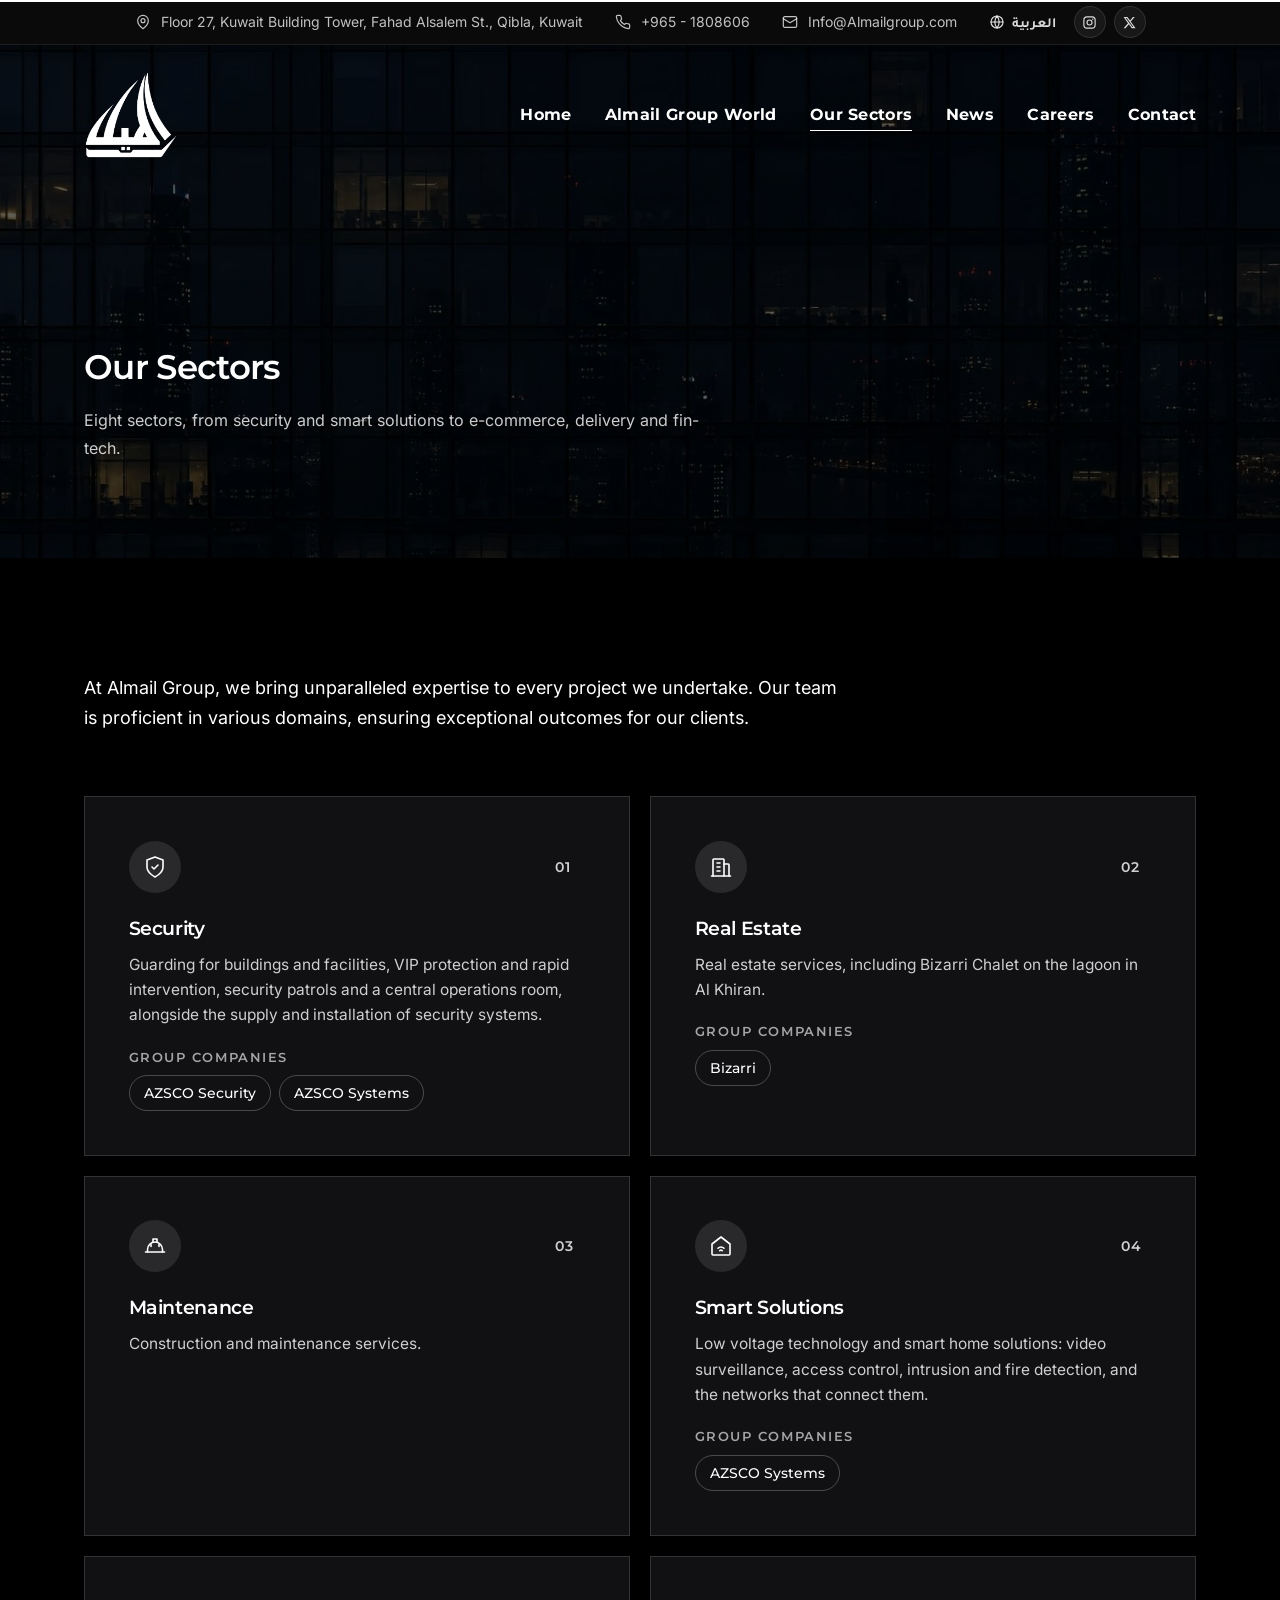
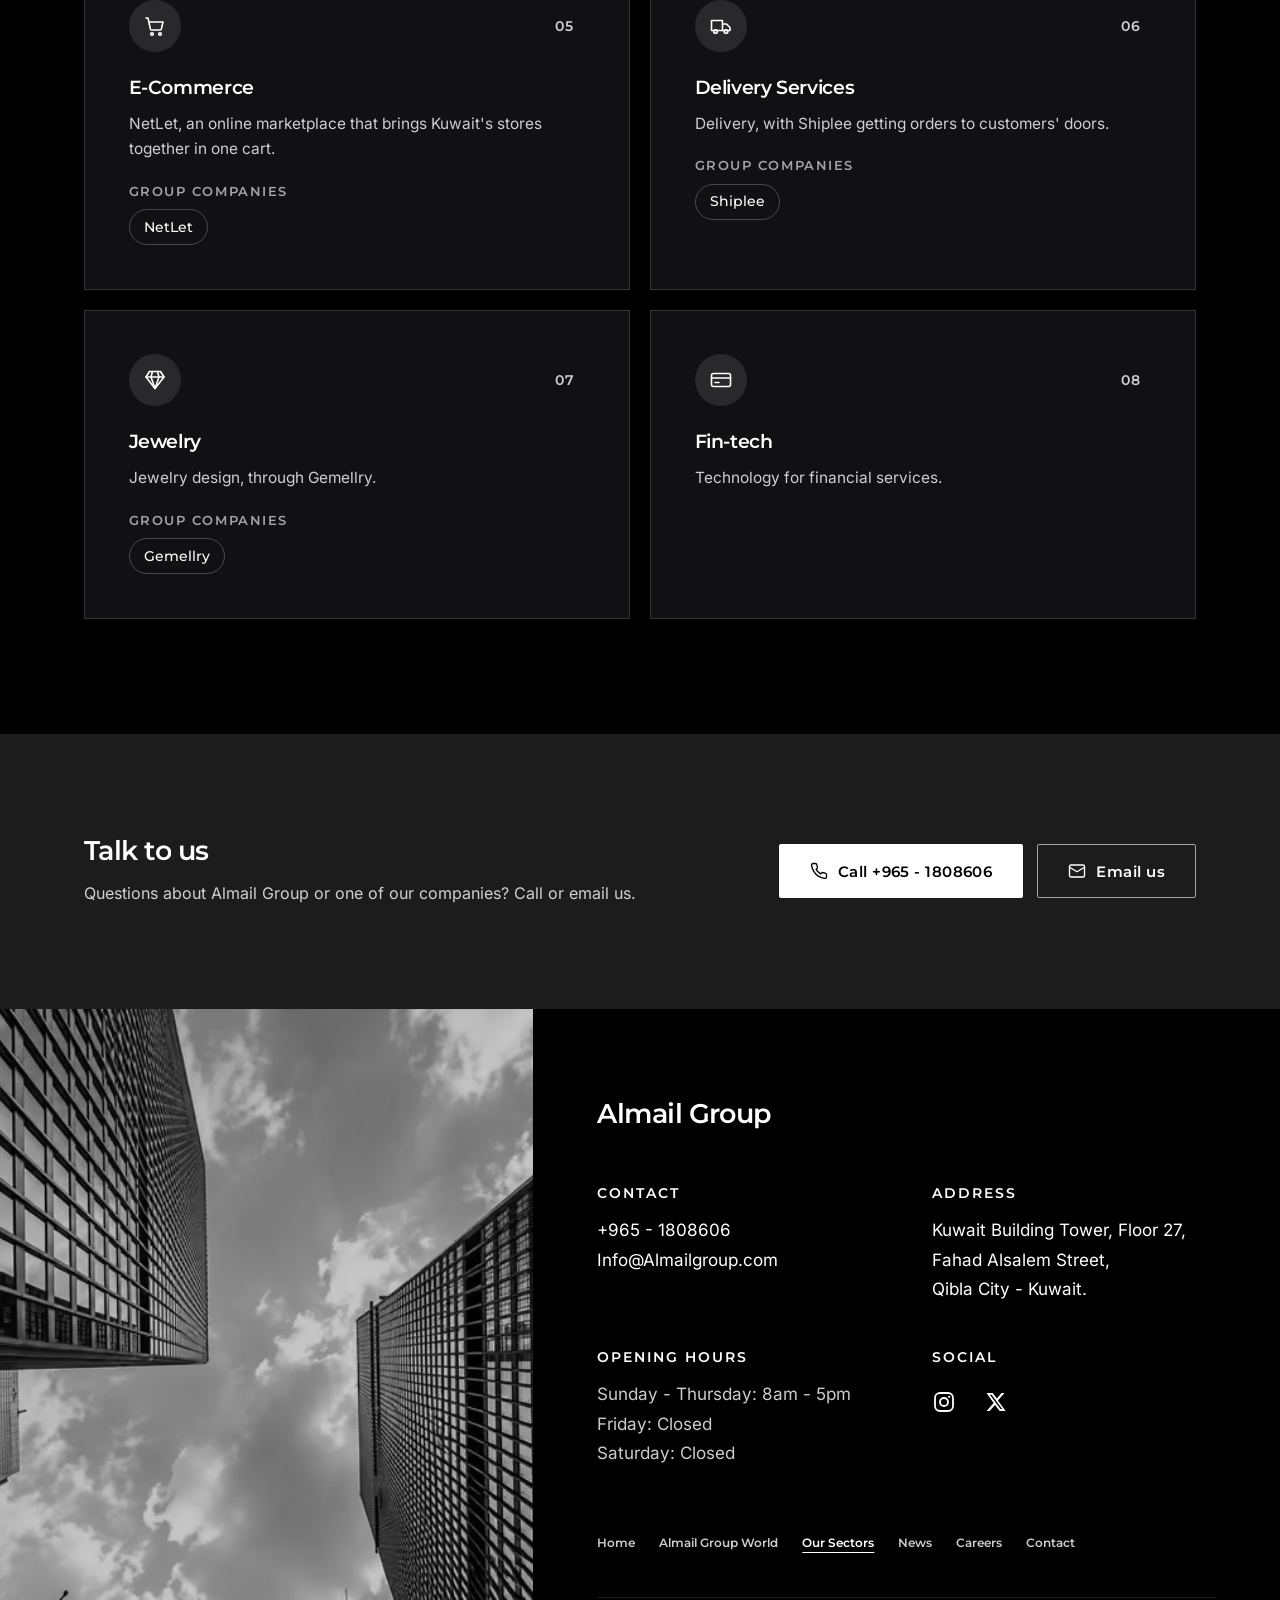
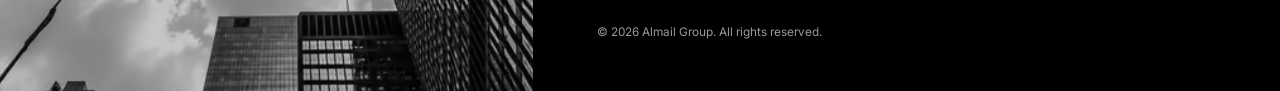
<file: our-sectors/index.html>
<!DOCTYPE html>
<html lang="en">
<head>
<meta charset="utf-8">
<meta name="viewport" content="width=device-width, initial-scale=1">
<title>Our Sectors | Almail Group</title>
<meta name="description" content="Almail Group&#x27;s sectors: security, real estate, maintenance, smart solutions, e-commerce, delivery services, jewelry and fin-tech.">
<meta name="theme-color" content="#000000">
<link rel="canonical" href="https://www.almailgroup.com/our-sectors/">
<link rel="alternate" hreflang="en" href="https://www.almailgroup.com/our-sectors/">
<link rel="alternate" hreflang="ar" href="https://www.almailgroup.com/ar/our-sectors/">
<link rel="alternate" hreflang="x-default" href="https://www.almailgroup.com/our-sectors/">
<meta property="og:type" content="website">
<meta property="og:site_name" content="Almail Group">
<meta property="og:locale" content="en_US">
<meta property="og:locale:alternate" content="ar_KW">
<meta property="og:title" content="Our Sectors | Almail Group">
<meta property="og:description" content="Almail Group&#x27;s sectors: security, real estate, maintenance, smart solutions, e-commerce, delivery services, jewelry and fin-tech.">
<meta property="og:url" content="https://www.almailgroup.com/our-sectors/">
<meta property="og:image" content="https://www.almailgroup.com/assets/img/og-share.jpg?v=f45fd65ebc">
<meta property="og:image:width" content="1200">
<meta property="og:image:height" content="630">
<meta name="twitter:card" content="summary_large_image">
<link rel="icon" type="image/png" sizes="32x32" href="/assets/img/favicon-32.png?v=187c327753">
<link rel="icon" type="image/png" sizes="192x192" href="/assets/img/favicon-192.png?v=b509cb3de9">
<link rel="apple-touch-icon" href="/assets/img/apple-touch-icon.png?v=9ba8148e47">
<link rel="manifest" href="/manifest.webmanifest">
<meta name="apple-mobile-web-app-title" content="Almail Group">
<link rel="preload" href="/assets/fonts/inter-latin.woff2?v=c0815e503a" as="font" type="font/woff2" crossorigin>
<link rel="preload" href="/assets/fonts/montserrat-latin.woff2?v=a5ec54920b" as="font" type="font/woff2" crossorigin>
<link rel="preload" as="image" type="image/avif" href="/assets/img/photos/sectors-glass-facade.avif?v=6c00987b5e" imagesrcset="/assets/img/photos/sectors-glass-facade-960.avif?v=9c88fc1933 960w, /assets/img/photos/sectors-glass-facade.avif?v=6c00987b5e 1672w" imagesizes="100vw" media="not all and (max-width: 640px) and (orientation: portrait)" fetchpriority="high">
<link rel="preload" as="image" type="image/avif" href="/assets/img/photos/sectors-glass-facade-portrait.avif?v=4fbb54ac94" media="(max-width: 640px) and (orientation: portrait)" fetchpriority="high">
<style>
@font-face {
font-family: "Inter";
src: url(/assets/fonts/inter-latin.woff2?v=c0815e503a) format("woff2");
font-weight: 400 600;
font-display: swap;
}
@font-face {
font-family: "Montserrat";
src: url(/assets/fonts/montserrat-latin.woff2?v=a5ec54920b) format("woff2");
font-weight: 100 900;
font-display: swap;
}
@font-face {
font-family: "Inter Fallback";
src: local("Arial"), local("ArialMT"), local("Liberation Sans");
size-adjust: 107.48%;
ascent-override: 90.13%;
descent-override: 22.44%;
line-gap-override: 0%;
}
@font-face {
font-family: "Montserrat Fallback";
src: local("Arial"), local("ArialMT"), local("Liberation Sans");
font-weight: 100 500;
size-adjust: 113.5%;
ascent-override: 85.29%;
descent-override: 22.11%;
line-gap-override: 0%;
}
@font-face {
font-family: "Montserrat Fallback";
src: local("Arial Bold"), local("Arial-BoldMT"), local("Liberation Sans Bold");
font-weight: 600 900;
size-adjust: 107.53%;
ascent-override: 90.02%;
descent-override: 23.34%;
line-gap-override: 0%;
}
@font-face {
font-family: "Cairo";
src: url(/assets/fonts/cairo-arabic.woff2?v=714d40cf07) format("woff2");
font-weight: 200 1000;
font-display: swap;
unicode-range: U+0600-06FF, U+0750-077F, U+0870-08FF, U+200C-200E, U+2010-2011, U+204F, U+2E41, U+FB50-FDFF, U+FE70-FEFC;
}
@font-face {
font-family: "Tajawal";
src: url(/assets/fonts/tajawal-arabic-400.woff2?v=86dcc0150b) format("woff2");
font-weight: 400;
font-display: swap;
unicode-range: U+0600-06FF, U+0750-077F, U+0870-08FF, U+200C-200E, U+2010-2011, U+204F, U+2E41, U+FB50-FDFF, U+FE70-FEFC;
}
@font-face {
font-family: "Tajawal";
src: url(/assets/fonts/tajawal-arabic-700.woff2?v=18fca0c18f) format("woff2");
font-weight: 700;
font-display: swap;
unicode-range: U+0600-06FF, U+0750-077F, U+0870-08FF, U+200C-200E, U+2010-2011, U+204F, U+2E41, U+FB50-FDFF, U+FE70-FEFC;
}
:root {
--black: #000;
--ink: #0a0a0a;
--charcoal: #1c1c1c;
--white: #fff;
--soft: rgba(255, 255, 255, .8);
--card: #111114;
--line: rgba(255, 255, 255, .14);
--font-head: "Montserrat", "Montserrat Fallback", "Helvetica Neue", Helvetica, Arial, sans-serif;
--font-nav: var(--font-head);
--font-body: "Inter", "Inter Fallback", "Helvetica Neue", Helvetica, Arial, sans-serif;
--h1: 33.6px;
--h2: 27.2px;
--wrap: 1240px;
--gutter: clamp(20px, 5vw, 64px);
--section: clamp(88px, 12vw, 150px);
--ease: cubic-bezier(.2, .7, .2, 1);
}
html[lang="ar"] {
--font-head: "Cairo", "Montserrat", "Montserrat Fallback", Tahoma, "Geeza Pro", sans-serif;
--font-body: "Tajawal", "Inter", "Inter Fallback", Tahoma, "Geeza Pro", sans-serif;
}
*, *::before, *::after { box-sizing: border-box; }
html {
-webkit-text-size-adjust: 100%;
scroll-behavior: smooth;
scroll-padding-top: 80px;
}
body {
margin: 0;
background: var(--black);
color: var(--white);
font: 400 16px/1.75 var(--font-body);
-webkit-font-smoothing: antialiased;
-moz-osx-font-smoothing: grayscale;
}
img { display: block; max-width: 100%; height: auto; }
input, select, textarea { font-size: 16px; }
picture { display: contents; }
a, button { -webkit-tap-highlight-color: rgba(255, 255, 255, .15); }
h1, h2, h3 {
margin: 0;
font-family: var(--font-head);
font-weight: 600;
line-height: 1.12;
letter-spacing: -.02em;
}
h1, h2 { text-wrap: balance; }
h1 { font-size: var(--h1); }
h2 { font-size: var(--h2); }
p { margin: 0; }
a { color: inherit; }
ul { margin: 0; padding: 0; list-style: none; }
address { font-style: normal; }
:focus-visible { outline: 2px solid var(--white); outline-offset: 4px; }
.wrap {
width: 100%;
max-width: var(--wrap);
margin-inline: auto;
padding-inline: var(--gutter);
}
.skip-link {
position: absolute;
inset-inline-start: 16px;
top: -60px;
z-index: 100;
padding: 10px 16px;
background: var(--white);
color: var(--black);
font: 600 14px var(--font-nav);
text-decoration: none;
}
.skip-link:focus { top: 16px; }
.has-bg { position: relative; isolation: isolate; overflow: hidden; }
.bg { position: absolute; inset: 0; z-index: -2; }
.bg img { width: 100%; height: 100%; object-fit: cover; }
.photo { isolation: isolate; }
.has-hint.is-near::before {
content: "";
position: absolute;
inset: -40px;
z-index: -1;
background: var(--hint) var(--focus) 50% / cover no-repeat;
filter: blur(24px);
}
.has-hint.is-loaded::before { visibility: hidden; transition: visibility 0s .8s; }
.js .photo-fade img { opacity: 0; transition: opacity .7s var(--ease); }
.js .photo-fade.is-loaded img { opacity: 1; }
.has-bg::before {
content: "";
position: absolute;
inset: 0;
z-index: -1;
background: rgba(0, 0, 0, var(--overlay, .6));
}
.site-header {
position: absolute;
top: 0;
left: 0;
right: 0;
z-index: 20;
}
.topbar {
background: var(--ink);
border-bottom: 1px solid rgba(255, 255, 255, .08);
font-size: 14px;
color: rgba(255, 255, 255, .75);
}
.topbar-inner { display: flex; align-items: center; justify-content: center; gap: 32px; min-height: 44px; }
.topbar-contact { display: flex; align-items: center; gap: 32px; }
.topbar-contact li { display: flex; align-items: center; gap: 10px; white-space: nowrap; }
.topbar-contact svg { flex-shrink: 0; width: 16px; height: 16px; }
.topbar-contact a { color: inherit; text-decoration: none; transition: color .25s var(--ease); }
.tb-short { display: none; }
.topbar-social { display: flex; gap: 8px; }
.topbar-social a {
display: inline-flex;
align-items: center;
justify-content: center;
width: 32px;
height: 32px;
border: 1px solid rgba(255, 255, 255, .1);
border-radius: 50%;
background: rgba(255, 255, 255, .06);
color: rgba(255, 255, 255, .85);
transition: color .25s var(--ease), border-color .25s var(--ease);
}
.topbar-social svg { width: 15px; height: 15px; }
.topbar-end { display: flex; align-items: center; gap: 18px; }
.lang-link {
display: inline-flex;
align-items: center;
gap: 7px;
min-height: 32px;
font: 600 14px/1 var(--font-nav);
color: rgba(255, 255, 255, .85);
text-decoration: none;
transition: color .25s var(--ease);
}
.lang-link svg { width: 16px; height: 16px; }
.lang-link[lang="ar"],
.m-lang[lang="ar"],
.not-found-ar { font-family: "Tajawal", Tahoma, "Geeza Pro", sans-serif; }
.header-inner { display: flex; align-items: center; justify-content: space-between; gap: 32px; padding-block: 26px; }
.site-header.is-stuck {
position: fixed;
background: rgba(8, 8, 10, .96);
border-bottom: 1px solid rgba(255, 255, 255, .08);
animation: header-in .35s var(--ease);
}
.site-header.is-stuck .topbar { display: none; }
.site-header.is-stuck .header-inner { padding-block: 10px; }
.site-header.is-stuck .brand-logo { height: 54px; }
.site-header.is-stuck { transition: transform .25s var(--ease); }
.site-header.is-stuck.is-hidden { animation: none; transform: translateY(-100%); }
@keyframes header-in {
from { transform: translateY(-100%); }
to { transform: none; }
}
.brand { display: inline-flex; flex-shrink: 0; }
.brand-logo { width: auto; height: 88px; }
.nav { margin-inline-start: auto; }
.nav ul { display: flex; align-items: center; gap: clamp(20px, 2.6vw, 40px); }
.header-lang { display: none; }
@media (min-width: 1081px) {
.site-header.is-stuck .header-lang { display: inline-flex; }
}
.nav-link {
position: relative;
display: inline-block;
padding-block: 8px;
font: 700 16px/1.2 var(--font-nav);
letter-spacing: .02em;
color: var(--white);
text-decoration: none;
white-space: nowrap;
transition: color .25s var(--ease);
}
.nav-link::after {
content: "";
position: absolute;
left: 0;
right: 0;
bottom: 2px;
height: 1px;
background: currentColor;
transform: scaleX(0);
transform-origin: left;
transition: transform .35s var(--ease);
}
.nav-link[aria-current="page"]::after { transform: scaleX(1); }
.header-actions { display: none; align-items: center; gap: 10px; margin-inline-end: -6px; }
.burger {
display: none;
position: relative;
width: 44px;
height: 44px;
padding: 0;
border: 0;
background: none;
color: var(--white);
cursor: pointer;
}
.burger span,
.burger span::before,
.burger span::after {
position: absolute;
left: 10px;
width: 24px;
height: 1.5px;
background: currentColor;
content: "";
}
.burger span { top: 50%; }
.burger span::before { left: 0; top: -8px; }
.burger span::after { left: 0; top: 8px; }
.backdrop {
position: fixed;
inset: 0;
z-index: 40;
background: rgba(0, 0, 0, .6);
opacity: 0;
visibility: hidden;
transition: opacity .3s var(--ease), visibility 0s .3s;
}
.backdrop.is-open { opacity: 1; visibility: visible; transition: opacity .3s var(--ease); }
.mobile-nav {
position: fixed;
top: 0;
inset-inline-end: 0;
bottom: 0;
z-index: 50;
display: flex;
flex-direction: column;
width: min(380px, 88vw);
padding: 22px 28px 32px;
background: var(--ink);
overflow-y: auto;
overscroll-behavior: contain;
transform: translateX(100%);
visibility: hidden;
transition: transform .4s var(--ease), visibility 0s .4s;
}
.mobile-nav.is-open { transform: none; visibility: visible; transition: transform .4s var(--ease); }
.mobile-nav-head { display: flex; align-items: center; justify-content: space-between; margin-bottom: 36px; }
.mobile-nav-head .brand-logo { height: 56px; }
.close {
width: 44px;
height: 44px;
padding: 10px;
border: 0;
background: none;
color: var(--white);
cursor: pointer;
}
.close svg { width: 24px; height: 24px; }
.m-link {
display: block;
padding: 14px 0;
border-bottom: 1px solid rgba(255, 255, 255, .1);
font: 700 20px/1.3 var(--font-nav);
color: var(--white);
text-decoration: none;
}
.m-link[aria-current="page"] { text-decoration: underline; text-decoration-thickness: 1px; text-underline-offset: 8px; }
.m-link:active { color: var(--soft); }
.m-lang {
display: flex;
align-items: center;
gap: 10px;
min-height: 52px;
border-bottom: 1px solid rgba(255, 255, 255, .1);
font: 600 18px/1.3 var(--font-nav);
color: var(--soft);
text-decoration: none;
}
.m-lang svg { width: 18px; height: 18px; color: var(--soft); }
.m-lang:active { color: var(--soft); }
.m-contact { margin-top: auto; padding-top: 36px; }
.m-call { width: 100%; }
.m-details { display: grid; gap: 2px; margin-top: 18px; font-size: 16px; color: var(--soft); }
.m-details li { display: flex; align-items: center; gap: 12px; }
.m-details svg { flex-shrink: 0; width: 18px; height: 18px; color: var(--soft); }
.m-details a,
.m-details span { padding-block: 9px; }
.m-details a { color: var(--white); text-decoration: none; }
.m-social { margin-top: 10px; }
.hero {
display: flex;
align-items: center;
min-height: 100vh;
min-height: 100svh;
padding-block: 200px 120px;
}
.hero::before {
background: linear-gradient(90deg, rgba(0, 0, 0, .78) 0%, rgba(0, 0, 0, .58) 42%, rgba(0, 0, 0, .28) 100%);
}
.hero-title { margin-bottom: 28px; font-size: 33.5px; }
.hero-actions { display: flex; flex-wrap: wrap; gap: 14px; margin-top: 44px; }
.btn {
display: inline-flex;
align-items: center;
justify-content: center;
min-height: 54px;
padding: 0 30px;
border: 1px solid transparent;
border-radius: 2px;
font: 600 15px/1 var(--font-nav);
letter-spacing: .03em;
text-decoration: none;
transition: background .3s var(--ease), border-color .3s var(--ease), color .3s var(--ease), transform .15s var(--ease);
}
.btn:active { transform: scale(.97); }
.btn { gap: 10px; }
.btn svg { flex-shrink: 0; width: 18px; height: 18px; }
.btn-primary { background: var(--white); color: var(--black); }
.btn-ghost { border-color: rgba(255, 255, 255, .6); color: var(--white); }
.hero-lead {
max-width: 600px;
font-size: 16px;
line-height: 1.65;
color: var(--white);
}
.scroll-cue {
position: absolute;
left: 50%;
bottom: 28px;
width: 44px;
height: 64px;
margin-left: -22px;
padding: 8px 10px;
color: var(--white);
opacity: .85;
}
.scroll-cue svg { width: 24px; height: 48px; animation: nudge 2.4s ease-in-out infinite; }
@keyframes nudge {
0%, 100% { transform: translateY(-4px); }
50% { transform: translateY(6px); }
}
.why { --overlay: .5; padding-block: clamp(110px, 16vw, 200px); }
.why-band {
max-width: 1160px;
padding: clamp(36px, 6vw, 84px);
background: var(--white);
color: var(--black);
}
.why-band h2 { margin-bottom: clamp(28px, 4vw, 44px); }
.why-band h3 { margin-bottom: 16px; font-size: 18.6px; line-height: 1.25; }
.why-band p { font-size: 15.4px; color: #1a1a1a; }
.why-body {
display: grid;
grid-template-columns: minmax(0, 1fr) minmax(0, 1fr);
gap: clamp(32px, 5vw, 72px);
align-items: start;
}
.why-areas { display: grid; grid-template-columns: repeat(2, minmax(0, 1fr)); gap: 12px; }
.why-areas li {
display: flex;
align-items: center;
gap: 14px;
padding: 14px 16px;
border: 1px solid #e5e5e5;
font: 600 16px/1.25 var(--font-head);
color: #111;
}
.why-icon {
display: inline-flex;
flex-shrink: 0;
align-items: center;
justify-content: center;
width: 42px;
height: 42px;
border-radius: 50%;
background: #f0f0f0;
color: var(--black);
}
.why-icon svg { width: 22px; height: 22px; }
.about { --overlay: .62; padding-block: var(--section); }
.section-head { margin-bottom: clamp(48px, 7vw, 84px); }
.subtitle {
margin-top: 14px;
font-family: var(--font-head);
font-weight: 500;
font-size: 20px;
color: var(--soft);
}
.about-head {
display: grid;
grid-template-columns: minmax(0, 1fr) minmax(0, 1fr);
gap: clamp(32px, 6vw, 96px);
align-items: end;
margin-bottom: clamp(48px, 6vw, 72px);
}
.about-head .section-head { margin-bottom: 0; }
.about-text { font-size: 16px; line-height: 1.7; color: var(--white); }
.sub-logos {
--cols: 4;
--gx: 16px;
display: flex;
flex-wrap: wrap;
justify-content: center;
gap: var(--gx);
}
.sub-logos li {
display: flex;
flex: 0 0 calc((100% - (var(--cols) - 1) * var(--gx)) / var(--cols));
height: 150px;
border: 1px solid var(--line);
background: rgba(10, 10, 14, .45);
transition: background .3s var(--ease), border-color .3s var(--ease);
}
.sub-logos a { display: flex; align-items: center; justify-content: center; width: 100%; padding: 26px; }
.sub-logos a:active { background: rgba(255, 255, 255, .06); }
.sub-logos img { width: auto; max-width: 100%; max-height: 84px; object-fit: contain; }
.sectors { --overlay: .55; padding-block: var(--section); }
.sectors-head { max-width: 800px; margin: 0 auto clamp(48px, 7vw, 80px); text-align: center; }
.sectors-head p { margin-top: 24px; font-size: 16px; color: var(--white); }
.sector-list {
display: grid;
grid-template-columns: repeat(2, minmax(0, 1fr));
column-gap: clamp(32px, 6vw, 96px);
max-width: 1120px;
margin-inline: auto;
}
.sector-list li { border-bottom: 1px solid rgba(255, 255, 255, .16); }
.sector-list li:nth-child(-n + 2) { border-top: 1px solid rgba(255, 255, 255, .16); }
.sector-link {
display: flex;
align-items: center;
gap: 22px;
padding: 24px 4px;
font: 500 24px/1.15 var(--font-head);
color: var(--white);
text-decoration: none;
transition: color .35s var(--ease);
}
.sector-num {
min-width: 2.2em;
font: 600 14px/1 var(--font-nav);
letter-spacing: .1em;
color: var(--soft);
}
.sector-name { flex: 1; transition: transform .45s var(--ease); }
.sector-arrow {
display: inline-flex;
color: var(--white);
opacity: 0;
transform: translateX(-10px);
transition: opacity .35s var(--ease), transform .45s var(--ease);
}
.sector-arrow svg { width: 28px; height: 28px; }
.sector-link:active { color: var(--soft); }
.sector-link:focus-visible .sector-name { transform: translateX(6px); }
.sector-link:focus-visible .sector-arrow { opacity: 1; transform: none; }
.logo-grid {
--cols: 4;
--gx: 32px;
display: flex;
flex-wrap: wrap;
justify-content: center;
column-gap: var(--gx);
margin-inline: auto;
}
.logo-grid li {
display: flex;
flex: 0 0 calc((100% - (var(--cols) - 1) * var(--gx)) / var(--cols));
align-items: center;
justify-content: center;
}
.logo-grid img { width: auto; max-width: 100%; object-fit: contain; }
.partners { padding-block: var(--section); background: var(--black); }
.logo-grid--partners {
display: grid;
grid-template-columns: repeat(4, minmax(0, 1fr));
column-gap: 0;
max-width: 1160px;
margin-top: clamp(48px, 6vw, 72px);
border-top: 1px solid rgba(255, 255, 255, .12);
border-inline-start: 1px solid rgba(255, 255, 255, .12);
}
.logo-grid--partners li {
height: 160px;
padding: 28px;
border-inline-end: 1px solid rgba(255, 255, 255, .12);
border-bottom: 1px solid rgba(255, 255, 255, .12);
transition: background .3s var(--ease);
}
.logo-grid--partners img { max-height: 58px; max-width: min(210px, 100%); }
.clients-head { padding-block: clamp(80px, 9vw, 112px) clamp(48px, 6vw, 64px); background: var(--black); text-align: center; }
.divider { display: block; width: 64px; height: 1px; margin: 26px auto 0; background: var(--white); }
.clients-body { padding-block: clamp(8px, 2vw, 24px) clamp(80px, 10vw, 130px); background: var(--black); }
.logo-grid--clients {
--cols: 5;
--gx: clamp(24px, 4vw, 52px);
row-gap: clamp(36px, 4vw, 56px);
max-width: 1160px;
}
.logo-grid--clients li { height: 110px; }
.logo-grid--clients img {
max-height: 84px;
max-width: min(190px, 100%);
opacity: .62;
transition: opacity .35s var(--ease);
}
.quote { --overlay: .58; padding-block: clamp(110px, 14vw, 170px); text-align: center; }
.quote-track { display: grid; }
.quote-slide { grid-area: 1 / 1; transition: opacity .7s var(--ease); }
.quote figure { margin: 0; }
.quote-slide[hidden] { display: block; visibility: hidden; opacity: 0; }
.quote blockquote { margin: 0 auto; max-width: 960px; }
.quote blockquote p { font: 500 26px/1.25 var(--font-head); text-wrap: balance; }
.quote figcaption { display: flex; flex-direction: column; align-items: center; gap: 4px; margin-top: 36px; }
.quote figcaption::before { content: ""; width: 48px; height: 2px; margin-bottom: 18px; background: var(--white); }
.quote-name { font-size: 19px; font-weight: 600; }
.quote-role { font-size: 16px; color: var(--soft); }
.quote-dots { display: flex; justify-content: center; gap: 4px; margin-top: 48px; }
.quote-dot {
position: relative;
width: 24px;
height: 24px;
padding: 0;
border: 0;
background: none;
cursor: pointer;
}
.quote-dot::before {
content: "";
position: absolute;
inset: 8px;
border: 1px solid var(--white);
border-radius: 50%;
transition: background .3s var(--ease);
}
.quote-dot[aria-current="true"]::before { background: var(--white); }
.site-footer { display: grid; grid-template-columns: minmax(0, 5fr) minmax(0, 7fr); background: var(--black); }
.footer-photo { position: relative; min-height: 100%; overflow: hidden; }
.footer-photo.has-hint::before { background-position: center; filter: grayscale(1) brightness(.78) blur(24px); }
.footer-photo img { position: absolute; inset: 0; width: 100%; height: 100%; object-fit: cover; filter: grayscale(1) brightness(.78); }
.footer-panel { padding: clamp(56px, 7vw, 100px) clamp(28px, 5vw, 80px) clamp(32px, 4vw, 48px); }
.footer-title { margin-bottom: clamp(36px, 5vw, 56px); font-size: var(--h2); }
.footer-grid { display: grid; grid-template-columns: repeat(auto-fit, minmax(240px, 1fr)); gap: 44px clamp(24px, 4vw, 56px); }
.footer-nav { margin-top: clamp(40px, 5vw, 56px); }
.footer-nav ul { display: flex; flex-wrap: wrap; gap: 4px 24px; }
.footer-nav a {
display: inline-flex;
align-items: center;
min-height: 36px;
font: 600 11.8px/1.2 var(--font-nav);
color: var(--soft);
text-decoration: none;
transition: color .25s var(--ease);
}
.footer-nav a[aria-current="page"] { color: var(--white); text-decoration: underline; text-decoration-thickness: 1px; text-underline-offset: 5px; }
.footer-legal {
margin-top: clamp(28px, 3vw, 36px);
padding-top: 24px;
border-top: 1px solid rgba(255, 255, 255, .1);
font-size: 11.8px;
color: rgba(255, 255, 255, .6);
}
.footer-grid h3 {
margin-bottom: 14px;
font: 600 14px/1.2 var(--font-nav);
letter-spacing: .14em;
text-transform: uppercase;
}
.footer-grid p,
.footer-grid address,
.footer-contact { font-size: 17px; line-height: 1.75; color: var(--soft); }
.footer-grid a { color: var(--white); text-decoration: none; }
.social { display: flex; gap: 8px; margin-inline-start: -10px; }
.social a { display: inline-flex; width: 44px; height: 44px; padding: 10px; color: var(--white); transition: color .25s var(--ease); }
.social svg { width: 24px; height: 24px; }
.to-top {
position: fixed;
inset-inline-end: 16px;
bottom: 16px;
z-index: 30;
display: inline-flex;
align-items: center;
justify-content: center;
width: 48px;
height: 48px;
padding: 0;
border: 1px solid rgba(255, 255, 255, .3);
border-radius: 50%;
background: rgba(8, 8, 10, .92);
color: var(--white);
cursor: pointer;
opacity: 0;
visibility: hidden;
transform: translateY(12px);
transition: opacity .3s var(--ease), transform .3s var(--ease), visibility 0s .3s;
}
.to-top[hidden] { display: none; }
.to-top.is-visible { opacity: 1; visibility: visible; transform: none; transition: opacity .3s var(--ease), transform .3s var(--ease); }
.to-top svg { width: 20px; height: 20px; }
.to-top:active { border-color: var(--white); background: rgba(255, 255, 255, .12); }
.page-hero {
--overlay: .62;
display: flex;
align-items: flex-end;
min-height: 62vh;
padding-block: 230px clamp(64px, 8vw, 96px);
}
.page-lead { max-width: 620px; margin-top: 20px; font-size: 16px; color: var(--soft); }
.page-section { padding-block: clamp(72px, 9vw, 120px); background: var(--black); }
.page-section--alt { border-block: 1px solid rgba(255, 255, 255, .06); background: var(--ink); }
.lead-text { max-width: 760px; margin-top: 18px; font-size: 17.9px; line-height: 1.65; color: var(--soft); }
.page-intro { margin: 0 0 clamp(40px, 5vw, 64px); color: var(--white); }
.icon-badge {
display: inline-flex;
flex-shrink: 0;
align-items: center;
justify-content: center;
width: 52px;
height: 52px;
border-radius: 50%;
background: rgba(255, 255, 255, .1);
color: var(--white);
}
.icon-badge svg { width: 24px; height: 24px; }
.company-card,
.sector-card,
.item-card,
.contact-card,
.empty-note,
.side-note,
.steps > li,
.online-card { border: 1px solid var(--line); background: var(--card); }
.company-card,
.sector-card { scroll-margin-top: 100px; transition: border-color .4s var(--ease); }
.company-card:target,
.sector-card:target { border-color: var(--white); }
.chips-label { margin-top: 22px; font: 600 13px/1.2 var(--font-nav); letter-spacing: .12em; text-transform: uppercase; color: rgba(255, 255, 255, .62); }
.chips { display: flex; flex-wrap: wrap; gap: 8px; margin-top: 10px; }
.chip {
display: inline-flex;
align-items: center;
min-height: 36px;
padding: 0 14px;
border: 1px solid rgba(255, 255, 255, .24);
border-radius: 999px;
font: 500 14px/1.2 var(--font-nav);
color: var(--white);
text-decoration: none;
transition: border-color .25s var(--ease), color .25s var(--ease);
}
a.chip:active { border-color: var(--white); background: rgba(255, 255, 255, .1); }
.company-grid { display: grid; grid-template-columns: repeat(auto-fill, minmax(min(100%, 340px), 1fr)); gap: 20px; }
.company-card { display: flex; flex-direction: column; }
.company-logo {
display: flex;
align-items: center;
justify-content: center;
height: 170px;
padding: 32px;
border-bottom: 1px solid rgba(255, 255, 255, .1);
background: var(--charcoal);
}
.company-logo img { width: auto; max-width: min(240px, 100%); max-height: 84px; object-fit: contain; }
.company-body { display: flex; flex: 1; flex-direction: column; align-items: flex-start; padding: clamp(24px, 3vw, 32px); }
.company-field { margin-bottom: 10px; font: 600 13px/1.2 var(--font-nav); letter-spacing: .12em; text-transform: uppercase; color: var(--soft); }
.company-body h3 { font-size: 18.6px; }
.company-text { margin-top: 12px; font-size: 15.4px; line-height: 1.65; color: var(--soft); }
.company-link {
display: inline-flex;
align-items: center;
gap: 8px;
min-height: 44px;
margin-top: auto;
padding-top: 18px;
font: 600 15px/1.2 var(--font-nav);
color: var(--white);
text-decoration: none;
}
.company-link svg { width: 16px; height: 16px; color: var(--white); }
.sector-cards { display: grid; grid-template-columns: repeat(2, minmax(0, 1fr)); gap: 20px; }
.sector-card { padding: clamp(28px, 3.4vw, 44px); }
.sector-card-top { display: flex; align-items: center; justify-content: space-between; margin-bottom: 26px; }
.sector-card h2 { font-size: 18.6px; }
.sector-text { margin-top: 12px; font-size: 15.4px; line-height: 1.65; color: var(--soft); }
.news-layout { display: grid; grid-template-columns: minmax(0, 1fr) 320px; gap: clamp(32px, 5vw, 64px); align-items: start; }
.item-list { display: grid; gap: 20px; }
.item-card { padding: clamp(28px, 3.4vw, 44px); }
.item-meta { display: block; margin-bottom: 14px; font: 600 14px/1.3 var(--font-nav); letter-spacing: .06em; color: var(--soft); }
.item-card h2,
.item-card h3 { margin-bottom: 14px; font-size: 18.6px; }
.item-card p { font-size: 15.4px; color: var(--soft); }
.item-card p + p { margin-top: 14px; }
.item-card .btn { margin-top: 24px; }
.side-note { padding: 28px; }
.side-note h2 { margin-bottom: 12px; font-size: 18.6px; }
.side-note p { font-size: 15.4px; color: var(--soft); }
.side-note p + p { margin-top: 12px; }
.side-note a { color: var(--white); }
.side-note .social { margin-top: 10px; }
.empty-note { max-width: 760px; padding: clamp(24px, 3vw, 36px); font-size: 15.4px; color: var(--soft); }
.steps { display: grid; grid-template-columns: repeat(3, minmax(0, 1fr)); gap: 20px; margin: clamp(36px, 5vw, 56px) 0 0; padding: 0; list-style: none; }
.steps > li { display: flex; flex-direction: column; align-items: flex-start; padding: clamp(28px, 3vw, 36px); }
.step-num {
display: inline-flex;
align-items: center;
justify-content: center;
width: 44px;
height: 44px;
margin-bottom: 22px;
border: 1px solid var(--white);
border-radius: 50%;
font: 600 17px/1 var(--font-nav);
color: var(--white);
}
.steps h3 { margin-bottom: 10px; font-size: 18.6px; }
.steps p { font-size: 15.4px; color: var(--soft); }
.steps p a { color: var(--white); }
.steps .chips { margin-top: 18px; }
.steps .btn { margin-top: 24px; }
.contact-cards { display: grid; grid-template-columns: repeat(4, minmax(0, 1fr)); gap: 20px; }
.contact-card { display: flex; flex-direction: column; align-items: flex-start; padding: clamp(26px, 3vw, 34px); }
.contact-card h2 { margin: 22px 0 10px; font-size: 18.6px; }
.contact-card p,
.contact-card address { margin-bottom: 24px; font-size: 15.4px; line-height: 1.7; color: var(--soft); }
.contact-card p a { color: var(--white); text-decoration: none; overflow-wrap: anywhere; }
.contact-card .btn { margin-top: auto; }
.hours { width: 100%; font-size: 15.4px; color: var(--soft); }
.hours li { display: flex; flex-wrap: wrap; justify-content: space-between; gap: 4px 12px; padding-block: 9px; border-bottom: 1px solid rgba(255, 255, 255, .08); }
.hours li span:last-child { color: var(--white); }
.online-list { display: grid; grid-template-columns: repeat(auto-fill, minmax(min(100%, 240px), 1fr)); gap: 20px; }
.online-card {
display: flex;
flex-direction: column;
align-items: flex-start;
gap: 6px;
height: 100%;
padding: 28px;
color: var(--white);
text-decoration: none;
transition: border-color .3s var(--ease);
}
.online-card:active { border-color: var(--white); }
.online-logo { display: flex; align-items: center; height: 64px; margin-bottom: 14px; }
.online-logo img { width: auto; max-width: 200px; max-height: 56px; object-fit: contain; }
.online-name { font: 600 18.6px/1.2 var(--font-head); }
.online-url { display: inline-flex; align-items: center; gap: 8px; font-size: 15.4px; color: var(--white); }
.online-url svg { width: 15px; height: 15px; }
.cta-band { padding-block: clamp(64px, 8vw, 104px); background: var(--charcoal); }
.cta-inner { display: flex; flex-wrap: wrap; align-items: center; justify-content: space-between; gap: 28px 48px; }
.cta-band h2 { font-size: var(--h2); }
.cta-band p { max-width: 560px; margin-top: 12px; color: var(--soft); }
.cta-actions { display: flex; flex-wrap: wrap; gap: 14px; }
.text-link { color: var(--white); font: 600 17px var(--font-nav); text-underline-offset: 5px; }
@media (hover: hover) {
.topbar-contact a:hover,
.lang-link:hover { color: var(--white); }
.topbar-social a:hover { color: var(--white); border-color: rgba(255, 255, 255, .6); }
.nav-link:hover::after { transform: scaleX(1); }
.btn-primary:hover { border-color: var(--white); background: var(--black); color: var(--white); }
.btn-ghost:hover { border-color: var(--white); background: rgba(255, 255, 255, .1); }
.scroll-cue:hover { opacity: 1; }
.sub-logos li:hover { border-color: rgba(255, 255, 255, .32); background: rgba(10, 10, 14, .62); }
.sector-link:hover .sector-name { transform: translateX(6px); }
.sector-link:hover .sector-arrow { opacity: 1; transform: none; }
.logo-grid--partners li:hover { background: rgba(255, 255, 255, .04); }
.logo-grid--clients li:hover img { opacity: 1; }
.footer-grid a:hover { text-decoration: underline; text-underline-offset: 4px; }
.social a:hover { color: var(--soft); }
.to-top:hover { border-color: var(--white); background: rgba(255, 255, 255, .12); }
.footer-nav a:hover { color: var(--white); }
a.chip:hover { border-color: var(--white); background: rgba(255, 255, 255, .1); }
.company-link:hover span { text-decoration: underline; text-underline-offset: 4px; }
.online-card:hover { border-color: rgba(255, 255, 255, .6); }
.contact-card p a:hover,
.side-note a:hover,
.steps p a:hover { text-decoration: underline; text-underline-offset: 4px; }
}
.topbar-contact a:active,
.lang-link:active,
.footer-nav a:active { color: var(--white); }
.topbar-social a:active,
.social a:active,
.company-link:active { color: var(--soft); }
.footer-grid a:active,
.contact-card p a:active,
.side-note a:active,
.steps p a:active { text-decoration: underline; text-underline-offset: 4px; }
@media (prefers-reduced-motion: no-preference) {
@view-transition { navigation: auto; }
}
::view-transition-old(root),
::view-transition-new(root) { animation-duration: .22s; }
[dir="rtl"] * { letter-spacing: 0 !important; }
[dir="rtl"] [dir="ltr"],
[dir="rtl"] [dir="ltr"] * { letter-spacing: normal !important; }
[dir="rtl"] h1,
[dir="rtl"] h2 { line-height: 1.35; }
[dir="rtl"] h3 { line-height: 1.45; }
[dir="rtl"] .quote blockquote p { line-height: 1.45; }
[dir="rtl"] .nav-link::after { transform-origin: right; }
[dir="rtl"] .mobile-nav { transform: translateX(-100%); }
[dir="rtl"] .mobile-nav.is-open { transform: none; }
[dir="rtl"] .sector-arrow { transform: translateX(10px); }
[dir="rtl"] .sector-arrow svg,
[dir="rtl"] .company-link svg,
[dir="rtl"] .online-url svg { transform: scaleX(-1); }
[dir="rtl"] .sector-link:focus-visible .sector-name { transform: translateX(-6px); }
@media (hover: hover) {
[dir="rtl"] .sector-link:hover .sector-name { transform: translateX(-6px); }
}
@media (min-width: 901px) {
[dir="rtl"] .hero::before {
background: linear-gradient(270deg, rgba(0, 0, 0, .78) 0%, rgba(0, 0, 0, .58) 42%, rgba(0, 0, 0, .28) 100%);
}
}
:root {
--ease-out: cubic-bezier(.16, 1, .3, 1);
--ease-pop: cubic-bezier(.34, 1.56, .64, 1);
}
.words .w { display: inline-block; overflow: hidden; padding-block: .1em .16em; margin-block: -.1em -.16em; vertical-align: top; }
.words .w > span { display: inline-block; }
.words .w { --d: 0s; }
[dir="rtl"] .words .w { padding-block: .24em; margin-block: -.24em; }
@media screen and (prefers-reduced-motion: no-preference) {
.js .reveal {
opacity: 0;
transform: translateY(32px);
transition: opacity .8s var(--ease), transform 1s var(--ease-out);
}
.js .reveal.is-in { opacity: 1; transform: none; }
.js .reveal.words { opacity: 1; transform: none; }
.js .words .w > span {
transform: translateY(105%);
transition: transform 1.05s var(--ease-out) var(--d, 0s);
}
.js .is-in .words .w > span,
.js .words.is-in .w > span { transform: none; }
.words .w:nth-child(2) { --d: 0.07s; }
.words .w:nth-child(3) { --d: 0.14s; }
.words .w:nth-child(4) { --d: 0.21s; }
.words .w:nth-child(5) { --d: 0.28s; }
.words .w:nth-child(6) { --d: 0.35s; }
.words .w:nth-child(7) { --d: 0.42s; }
.words .w:nth-child(8) { --d: 0.49s; }
.words .w:nth-child(9) { --d: 0.56s; }
.words .w:nth-child(10) { --d: 0.63s; }
.words .w:nth-child(n + 11) { --d: .7s; }
.js .hero-title .w > span,
.js .page-hero h1 .w > span { transform: none; animation: word-rise 1.1s var(--ease-out) calc(var(--d, 0s) + .1s) both; }
.js .hero-actions { animation: rise-in 1s var(--ease-out) .5s both; }
.js .scroll-cue { animation: fade-in 1s var(--ease) 1.1s both; }
.js .reveal-pop { transform: translateY(26px) scale(.9); transition-timing-function: var(--ease), var(--ease-pop); transition-duration: .7s, .8s; }
.js .reveal-card { opacity: 1; transform: none; clip-path: inset(10% 8%); transition: clip-path 1.2s var(--ease-out); }
.js .reveal-card.is-in { clip-path: inset(0); }
.js .reveal-card .why-copy,
.js .reveal-card .why-areas li {
opacity: 0;
transform: translateY(22px);
transition: opacity .7s var(--ease) var(--d, .3s), transform .9s var(--ease-out) var(--d, .3s);
}
.js .reveal-card .why-icon { transform: scale(0); transition: transform .6s var(--ease-pop) calc(var(--d, .3s) + .15s); }
.js .reveal-card.is-in .why-copy,
.js .reveal-card.is-in .why-areas li { opacity: 1; transform: none; }
.js .reveal-card.is-in .why-icon { transform: none; }
.why-areas li:nth-child(1) { --d: 0.40s; }
.why-areas li:nth-child(2) { --d: 0.48s; }
.why-areas li:nth-child(3) { --d: 0.56s; }
.why-areas li:nth-child(4) { --d: 0.64s; }
.why-areas li:nth-child(5) { --d: 0.72s; }
.why-areas li:nth-child(6) { --d: 0.80s; }
.js .reveal-row { position: relative; opacity: 1; transform: none; border-color: transparent !important; }
.js .reveal-row::after,
.js .sector-list .reveal-row:nth-child(-n + 2)::before {
content: "";
position: absolute;
inset-inline: 0;
bottom: -1px;
height: 1px;
background: rgba(255, 255, 255, .16);
transform: scaleX(0);
transition: transform 1.3s var(--ease-out);
}
.js .sector-list .reveal-row:nth-child(-n + 2)::before { top: -1px; bottom: auto; }
.js .sector-list .reveal-row::before,
.js .sector-list .reveal-row::after { transform-origin: left; }
[dir="rtl"] .sector-list .reveal-row::before,
[dir="rtl"] .sector-list .reveal-row::after { transform-origin: right; }
.js .reveal-row .sector-link {
opacity: 0;
transform: translateX(-36px);
transition: color .35s var(--ease), opacity .7s var(--ease) .2s, transform 1s var(--ease-out) .2s;
}
.js[dir="rtl"] .reveal-row .sector-link { transform: translateX(36px); }
.js .reveal-row.is-in::after,
.js .reveal-row.is-in::before,
.js .reveal-row.is-in .sector-link { opacity: 1; transform: none; }
.js .quote-track figcaption::before,
.js .clients-head .divider { transform: scaleX(0); transition: transform 1s var(--ease-out) .45s; }
.js .quote-track.is-in figcaption::before,
.js .clients-head .is-in + .divider { transform: none; }
.js .reveal .icon-badge { transform: scale(.3); opacity: 0; transition: transform .7s var(--ease-pop) .25s, opacity .4s var(--ease) .25s; }
.js .reveal.is-in .icon-badge { transform: none; opacity: 1; }
.js .reveal-group { opacity: 1; transform: none; }
.js .reveal-group .footer-grid > *,
.js .reveal-group .footer-nav,
.js .reveal-group .footer-legal {
opacity: 0;
transform: translateY(24px);
transition: opacity .7s var(--ease) var(--d, .55s), transform .9s var(--ease-out) var(--d, .55s);
}
.js .reveal-group.is-in .footer-grid > *,
.js .reveal-group.is-in .footer-nav,
.js .reveal-group.is-in .footer-legal { opacity: 1; transform: none; }
.reveal-group .footer-grid > :nth-child(1) { --d: 0.15s; }
.reveal-group .footer-grid > :nth-child(2) { --d: 0.25s; }
.reveal-group .footer-grid > :nth-child(3) { --d: 0.35s; }
.reveal-group .footer-grid > :nth-child(4) { --d: 0.45s; }
.js .reveal:focus-within,
.js .reveal-row:focus-within .sector-link { opacity: 1; transform: none; transition: none; }
@keyframes word-rise { from { transform: translateY(105%); } }
@keyframes rise-in { from { opacity: 0; transform: translateY(24px); } }
@keyframes fade-in { from { opacity: 0; } }
}
@supports (animation-timeline: view()) {
@media screen and (prefers-reduced-motion: no-preference) {
.fx body::before {
content: "";
position: fixed;
inset: 0 0 auto;
z-index: 25;
height: 2px;
background: var(--white);
transform-origin: left;
pointer-events: none;
animation: grow linear both;
animation-timeline: scroll(root block);
}
.fx[dir="rtl"] body::before { transform-origin: right; }
.has-bg > .bg { inset: -15% 0; }
.fx .has-bg { view-timeline: --section block; view-timeline-inset: 0; }
.fx .has-bg > .bg { animation: drift linear both; animation-timeline: --section; }
.fx .hero > .bg,
.fx .page-hero > .bg { animation-name: drift-away; animation-range: exit; }
@media (max-width: 640px) {
.has-bg > .bg { inset: -10% 0; }
.fx .has-bg > .bg { animation-name: drift-small; }
.fx .hero > .bg,
.fx .page-hero > .bg { animation-name: drift-away-small; }
}
.fx .hero-inner,
.fx .page-hero .wrap { animation: float-away linear both; animation-timeline: --section; animation-range: exit 0% exit 80%; }
.fx .scroll-cue {
animation: fade-in 1s var(--ease) 1.1s backwards, fade-out linear both;
animation-timeline: auto, --section;
animation-range: normal, exit 0% exit 15%;
}
.fx .footer-photo { view-timeline: --footer-photo block; view-timeline-inset: 0; }
.fx .footer-photo img { animation: settle linear both; animation-timeline: --footer-photo; animation-range: entry 0% cover 50%; }
@keyframes grow { from { transform: scaleX(0); } }
@keyframes drift { from { transform: translateY(-11%); } to { transform: translateY(11%); } }
@keyframes drift-small { from { transform: translateY(-7.5%); } to { transform: translateY(7.5%); } }
@keyframes drift-away { to { transform: translateY(11%); } }
@keyframes drift-away-small { to { transform: translateY(7.5%); } }
@keyframes float-away { to { opacity: 0; transform: translateY(16vh) scale(.96); } }
@keyframes fade-out { to { opacity: 0; } }
@keyframes settle { from { transform: scale(1.2); } }
}
}
@media (max-width: 1200px) {
.tb-long { display: none; }
.tb-short { display: inline; }
.contact-cards { grid-template-columns: repeat(2, minmax(0, 1fr)); }
}
@media (max-width: 1080px) {
.nav { display: none; }
.header-actions { display: flex; }
.burger { display: block; }
.logo-grid--clients { --cols: 4; }
}
@media (max-width: 860px) {
.topbar-contact .tb-address,
.topbar-contact .tb-email { display: none; }
.topbar-inner { justify-content: space-between; min-height: 40px; }
}
@media (max-width: 900px) {
.hero::before { background: rgba(0, 0, 0, .6); }
.why-body { grid-template-columns: 1fr; }
.about-head { grid-template-columns: 1fr; align-items: start; }
.about-text { max-width: 640px; }
.sub-logos { --cols: 3; }
.logo-grid--clients { --cols: 3; }
.site-footer { grid-template-columns: 1fr; }
.footer-photo { height: 280px; }
.sector-cards,
.news-layout,
.steps { grid-template-columns: 1fr; }
}
@media (min-width: 1680px) {
:root { --wrap: 1480px; --section: 160px; }
.why-band,
.logo-grid--partners,
.logo-grid--clients { max-width: 1360px; }
.sector-list { max-width: 1280px; }
}
@media (min-width: 2200px) {
:root { --wrap: 1720px; }
.why-band,
.logo-grid--partners,
.logo-grid--clients { max-width: 1560px; }
.sector-list { max-width: 1440px; }
}
@media (max-width: 800px) {
.sector-list { grid-template-columns: 1fr; }
.sector-list li:nth-child(2) { border-top: 0; }
.js .sector-list .reveal-row:nth-child(2)::before { content: none; }
}
@media (max-width: 760px) {
.logo-grid--partners { grid-template-columns: repeat(2, minmax(0, 1fr)); }
}
@media (max-width: 640px) {
:root { --section: 72px; }
.header-inner { padding-block: 14px; }
.brand-logo { height: 52px; }
.site-header.is-stuck .header-inner { padding-block: 8px; }
.site-header.is-stuck .brand-logo { height: 44px; }
.hero { padding-block: 140px 96px; }
.hero-title { margin-bottom: 20px; }
.hero-actions { margin-top: 28px; }
.why { padding-block: 64px; }
.why-band { padding: 28px; }
.btn { padding: 0 20px; }
.hero-actions .btn,
.cta-actions .btn { flex: 1 1 auto; }
.cta-actions { width: 100%; }
.contact-card .btn,
.steps .btn,
.item-card .btn { align-self: stretch; }
.page-hero { min-height: 56vh; padding-block: 190px 56px; }
.contact-cards { grid-template-columns: 1fr; }
.company-logo { height: 140px; }
.why .bg img { object-position: 22% center; }
.why-areas li { flex-direction: column; align-items: flex-start; gap: 10px; padding: 14px; font-size: 15px; }
.why-icon { width: 38px; height: 38px; }
.sectors-head { text-align: start; }
.sector-link { gap: 16px; padding: 18px 2px; }
.sector-arrow svg { width: 22px; height: 22px; }
.sub-logos { --cols: 2; --gx: 12px; }
.sub-logos li { height: 112px; }
.sub-logos a { padding: 18px; }
.sub-logos img { max-height: 60px; }
.logo-grid--partners li { height: 112px; padding: 18px; }
.logo-grid--partners img { max-height: 44px; }
.logo-grid--clients { --cols: 3; --gx: 18px; row-gap: 22px; }
.logo-grid--clients li { height: 76px; }
.logo-grid--clients img { max-height: 60px; opacity: .8; }
.clients-head { padding-block: 72px 40px; }
.clients-body { padding-block: 8px 64px; }
.footer-photo { height: 180px; }
.footer-grid { gap: 32px; }
.to-top { inset-inline-end: 12px; bottom: 12px; }
}
@media (max-width: 420px) {
.footer-grid { grid-template-columns: 1fr; }
.why-band { padding: 24px 20px; }
.why-areas li { padding: 12px; font-size: 14px; }
.header-actions { gap: 6px; }
.sector-link { font-size: 22px; }
.sector-arrow { display: none; }
}
@media (max-height: 500px) and (orientation: landscape) {
:root { --section: 64px; }
.topbar { display: none; }
.header-inner { padding-block: 8px; }
.brand-logo { height: 44px; }
.site-header.is-stuck .brand-logo { height: 38px; }
.site-header.is-stuck .header-inner { padding-block: 6px; }
.hero { padding-block: 96px 56px; }
.hero-title { margin-bottom: 18px; }
.hero-actions { margin-top: 24px; }
.scroll-cue { display: none; }
.page-hero { min-height: 0; padding-block: 110px 44px; }
.why { padding-block: 56px; }
.why-band { padding: 32px; }
.clients-head { padding-block: 64px 36px; }
.footer-photo { height: 200px; }
}
@media (max-width: 400px) {
.topbar-social { display: none; }
}
@media (max-width: 359px) {
.logo-grid--clients { --cols: 2; }
}
@media (pointer: coarse) {
.topbar-contact a { padding-block: 11px; }
.lang-link { min-height: 44px; }
.topbar-social { gap: 12px; }
.topbar-social a { position: relative; }
.topbar-social a::after { content: ""; position: absolute; inset: -6px; }
.footer-contact a,
.contact-card p a { display: inline-block; padding-block: 9px; }
a.chip { min-height: 44px; }
.footer-nav a { min-height: 44px; min-width: 44px; justify-content: center; }
}
@media (prefers-reduced-motion: reduce) {
html { scroll-behavior: auto; }
*, *::before, *::after { animation: none !important; transition: none !important; }
}
</style>
<script>document.documentElement.classList.add('js')</script>
<script type="speculationrules">{"prerender": [{"where": {"href_matches": "/*"}, "eagerness": "moderate"}], "prefetch": [{"where": {"href_matches": "/*"}, "eagerness": "moderate"}]}</script>
</head>
<body>
<a class="skip-link" href="#main">Skip to content</a>

<header class="site-header">
  <div class="topbar">
    <div class="wrap topbar-inner">
      <ul class="topbar-contact">
        <li class="tb-address"><svg viewBox="0 0 24 24" fill="none" stroke="currentColor" stroke-width="1.8" stroke-linecap="round" stroke-linejoin="round" aria-hidden="true"><path d="M20 10c0 6-8 12-8 12s-8-6-8-12a8 8 0 0 1 16 0z"/><circle cx="12" cy="10" r="3"/></svg><a href="https://www.google.com/maps/search/?api=1&query=Kuwait+Building+Tower%2C+Fahad+Al+Salem+Street%2C+Qibla%2C+Kuwait" target="_blank" rel="noopener noreferrer"><span class="tb-long">Floor 27, Kuwait Building Tower, Fahad Alsalem St., Qibla, Kuwait</span><span class="tb-short">Kuwait Building Tower, Qibla</span></a></li>
        <li><svg viewBox="0 0 24 24" fill="none" stroke="currentColor" stroke-width="1.8" stroke-linecap="round" stroke-linejoin="round" aria-hidden="true"><path d="M22 16.9v3a2 2 0 0 1-2.2 2 19.8 19.8 0 0 1-8.6-3.1 19.5 19.5 0 0 1-6-6A19.8 19.8 0 0 1 2.1 4.2 2 2 0 0 1 4.1 2h3a2 2 0 0 1 2 1.7c.1 1 .4 1.9.7 2.8a2 2 0 0 1-.5 2.1L8.1 9.9a16 16 0 0 0 6 6l1.3-1.2a2 2 0 0 1 2.1-.5c.9.3 1.8.6 2.8.7a2 2 0 0 1 1.7 2z"/></svg><a href="tel:+9651808606">+965 - 1808606</a></li>
        <li class="tb-email"><svg viewBox="0 0 24 24" fill="none" stroke="currentColor" stroke-width="1.8" stroke-linecap="round" stroke-linejoin="round" aria-hidden="true"><rect x="2" y="4" width="20" height="16" rx="2"/><path d="m2 7 10 6 10-6"/></svg><a href="mailto:info@almailgroup.com">Info@Almailgroup.com</a></li>
      </ul>
      <div class="topbar-end">
        <a class="lang-link" href="/ar/our-sectors/" hreflang="ar" lang="ar"><svg viewBox="0 0 24 24" fill="none" stroke="currentColor" stroke-width="1.8" stroke-linecap="round" stroke-linejoin="round" aria-hidden="true"><circle cx="12" cy="12" r="9"/><path d="M3 12h18"/><path d="M12 3a14 14 0 0 1 0 18a14 14 0 0 1 0-18z"/></svg><span>العربية</span></a>
        <ul class="topbar-social">
        <li><a href="#" aria-label="Almail Group on Instagram"><svg viewBox="0 0 24 24" fill="none" stroke="currentColor" stroke-width="1.8" aria-hidden="true"><rect x="3" y="3" width="18" height="18" rx="5"/><circle cx="12" cy="12" r="4"/><circle cx="17.2" cy="6.8" r="1.1" fill="currentColor" stroke="none"/></svg></a></li>
        <li><a href="#" aria-label="Almail Group on X"><svg viewBox="0 0 24 24" fill="currentColor" aria-hidden="true"><path d="M17.5 3h3l-6.6 7.5L21.7 21h-6l-4.7-6.1L5.6 21h-3l7-8L2.6 3h6.1l4.2 5.6zm-1 16h1.7L7.6 4.7H5.8z"/></svg></a></li>
        </ul>
      </div>
    </div>
  </div>
  <div class="wrap header-inner">
    <a class="brand" href="/"><picture><source type="image/webp" srcset="/assets/img/logos/logo-almail-group-white.webp?v=34bf390e7f"><img class="brand-logo" src="/assets/img/logos/logo-almail-group-white.png?v=b50996f75e" alt="Almail Group" width="341" height="320" fetchpriority="high" decoding="async"></picture></a>
    <nav class="nav" aria-label="Main">
      <ul>
        <li><a class="nav-link" href="/">Home</a></li>
        <li><a class="nav-link" href="/almail-group-world/">Almail Group World</a></li>
        <li><a class="nav-link" href="/our-sectors/" aria-current="page">Our Sectors</a></li>
        <li><a class="nav-link" href="/news/">News</a></li>
        <li><a class="nav-link" href="/careers/">Careers</a></li>
        <li><a class="nav-link" href="/contact/">Contact</a></li>
      </ul>
    </nav>
    <a class="lang-link header-lang" href="/ar/our-sectors/" hreflang="ar" lang="ar"><svg viewBox="0 0 24 24" fill="none" stroke="currentColor" stroke-width="1.8" stroke-linecap="round" stroke-linejoin="round" aria-hidden="true"><circle cx="12" cy="12" r="9"/><path d="M3 12h18"/><path d="M12 3a14 14 0 0 1 0 18a14 14 0 0 1 0-18z"/></svg><span>العربية</span></a>
    <div class="header-actions">
      <button class="burger" type="button" aria-label="Open menu" aria-expanded="false" aria-controls="mobile-nav"><span></span></button>
    </div>
  </div>
</header>

<div class="backdrop" aria-hidden="true"></div>
<nav class="mobile-nav" id="mobile-nav" aria-label="Main">
  <div class="mobile-nav-head">
    <a class="brand" href="/"><picture><source type="image/webp" srcset="/assets/img/logos/logo-almail-group-white.webp?v=34bf390e7f"><img class="brand-logo" src="/assets/img/logos/logo-almail-group-white.png?v=b50996f75e" alt="Almail Group" width="341" height="320" decoding="async"></picture></a>
    <button class="close" type="button" aria-label="Close menu"><svg viewBox="0 0 24 24" fill="none" stroke="currentColor" stroke-width="1.6" stroke-linecap="round" aria-hidden="true"><path d="M18 6 6 18"/><path d="m6 6 12 12"/></svg></button>
  </div>
  <ul>
        <li><a class="m-link" href="/">Home</a></li>
        <li><a class="m-link" href="/almail-group-world/">Almail Group World</a></li>
        <li><a class="m-link" href="/our-sectors/" aria-current="page">Our Sectors</a></li>
        <li><a class="m-link" href="/news/">News</a></li>
        <li><a class="m-link" href="/careers/">Careers</a></li>
        <li><a class="m-link" href="/contact/">Contact</a></li>
  </ul>
  <a class="m-lang" href="/ar/our-sectors/" hreflang="ar" lang="ar"><svg viewBox="0 0 24 24" fill="none" stroke="currentColor" stroke-width="1.8" stroke-linecap="round" stroke-linejoin="round" aria-hidden="true"><circle cx="12" cy="12" r="9"/><path d="M3 12h18"/><path d="M12 3a14 14 0 0 1 0 18a14 14 0 0 1 0-18z"/></svg><span>العربية</span></a>
  <div class="m-contact">
    <a class="btn btn-primary m-call" href="tel:+9651808606"><svg viewBox="0 0 24 24" fill="none" stroke="currentColor" stroke-width="1.8" stroke-linecap="round" stroke-linejoin="round" aria-hidden="true"><path d="M22 16.9v3a2 2 0 0 1-2.2 2 19.8 19.8 0 0 1-8.6-3.1 19.5 19.5 0 0 1-6-6A19.8 19.8 0 0 1 2.1 4.2 2 2 0 0 1 4.1 2h3a2 2 0 0 1 2 1.7c.1 1 .4 1.9.7 2.8a2 2 0 0 1-.5 2.1L8.1 9.9a16 16 0 0 0 6 6l1.3-1.2a2 2 0 0 1 2.1-.5c.9.3 1.8.6 2.8.7a2 2 0 0 1 1.7 2z"/></svg><span>Call +965 - 1808606</span></a>
    <ul class="m-details">
      <li><svg viewBox="0 0 24 24" fill="none" stroke="currentColor" stroke-width="1.8" stroke-linecap="round" stroke-linejoin="round" aria-hidden="true"><rect x="2" y="4" width="20" height="16" rx="2"/><path d="m2 7 10 6 10-6"/></svg><a href="mailto:info@almailgroup.com">Info@Almailgroup.com</a></li>
      <li><svg viewBox="0 0 24 24" fill="none" stroke="currentColor" stroke-width="1.8" stroke-linecap="round" stroke-linejoin="round" aria-hidden="true"><path d="M20 10c0 6-8 12-8 12s-8-6-8-12a8 8 0 0 1 16 0z"/><circle cx="12" cy="10" r="3"/></svg><a href="https://www.google.com/maps/search/?api=1&query=Kuwait+Building+Tower%2C+Fahad+Al+Salem+Street%2C+Qibla%2C+Kuwait" target="_blank" rel="noopener noreferrer">Kuwait Building Tower, Qibla</a></li>
      <li><svg viewBox="0 0 24 24" fill="none" stroke="currentColor" stroke-width="1.8" stroke-linecap="round" stroke-linejoin="round" aria-hidden="true"><circle cx="12" cy="12" r="9"/><path d="M12 7v5l3 2"/></svg><span>Sunday - Thursday: 8am - 5pm</span></li>
    </ul>
    <ul class="social m-social">
      <li><a href="#" aria-label="Almail Group on Instagram"><svg viewBox="0 0 24 24" fill="none" stroke="currentColor" stroke-width="1.8" aria-hidden="true"><rect x="3" y="3" width="18" height="18" rx="5"/><circle cx="12" cy="12" r="4"/><circle cx="17.2" cy="6.8" r="1.1" fill="currentColor" stroke="none"/></svg></a></li>
        <li><a href="#" aria-label="Almail Group on X"><svg viewBox="0 0 24 24" fill="currentColor" aria-hidden="true"><path d="M17.5 3h3l-6.6 7.5L21.7 21h-6l-4.7-6.1L5.6 21h-3l7-8L2.6 3h6.1l4.2 5.6zm-1 16h1.7L7.6 4.7H5.8z"/></svg></a></li>
    </ul>
  </div>
</nav>
<main id="main">

<section class="page-hero has-bg">
  <div class="bg photo has-hint" style="--hint:url([data-uri]);--focus:50%" aria-hidden="true"><picture><source media="(max-width: 640px) and (orientation: portrait)" type="image/avif" srcset="/assets/img/photos/sectors-glass-facade-portrait.avif?v=4fbb54ac94"><source type="image/avif" srcset="/assets/img/photos/sectors-glass-facade-960.avif?v=9c88fc1933 960w, /assets/img/photos/sectors-glass-facade.avif?v=6c00987b5e 1672w" sizes="100vw"><img src="/assets/img/photos/sectors-glass-facade.jpg?v=88f03c48b4" alt="" width="1672" height="941" srcset="/assets/img/photos/sectors-glass-facade-960.jpg?v=0fbd76ca16 960w, /assets/img/photos/sectors-glass-facade.jpg?v=88f03c48b4 1672w" sizes="100vw" fetchpriority="high" decoding="async" onload="this.closest('.photo').classList.add('is-loaded')"></picture></div>
  <div class="wrap">
    <h1 class="words" aria-label="Our Sectors"><span aria-hidden="true"><span class="w"><span>Our</span></span> <span class="w"><span>Sectors</span></span></span></h1>
    <p class="page-lead">Eight sectors, from security and smart solutions to e-commerce, delivery and fin-tech.</p>
  </div>
</section>

<section class="page-section">
  <div class="wrap">
    <p class="lead-text page-intro reveal">At Almail Group, we bring unparalleled expertise to every project we undertake. Our team is proficient in various domains, ensuring exceptional outcomes for our clients.</p>
    <div class="sector-cards">
      <article class="sector-card reveal" id="security" data-delay="0">
        <div class="sector-card-top"><span class="icon-badge"><svg viewBox="0 0 24 24" fill="none" stroke="currentColor" stroke-width="1.6" stroke-linecap="round" stroke-linejoin="round" aria-hidden="true"><path d="M12 22s8-4 8-10V5l-8-3-8 3v7c0 6 8 10 8 10z"/><path d="m9 12 2 2 4-4"/></svg></span><span class="sector-num" aria-hidden="true">01</span></div>
        <h2>Security</h2>
        <p class="sector-text">Guarding for buildings and facilities, VIP protection and rapid intervention, security patrols and a central operations room, alongside the supply and installation of security systems.</p>
        <p class="chips-label">Group companies</p><ul class="chips"><li><a class="chip" href="/almail-group-world/#azsco-security">AZSCO Security</a></li><li><a class="chip" href="/almail-group-world/#azsco-systems">AZSCO Systems</a></li></ul>
      </article>
      <article class="sector-card reveal" id="real-estate" data-delay="60">
        <div class="sector-card-top"><span class="icon-badge"><svg viewBox="0 0 24 24" fill="none" stroke="currentColor" stroke-width="1.6" stroke-linecap="round" stroke-linejoin="round" aria-hidden="true"><path d="M4 21V4.8a.8.8 0 0 1 .8-.8h9.4a.8.8 0 0 1 .8.8V21"/><path d="M15 9h4.2a.8.8 0 0 1 .8.8V21"/><path d="M2.5 21h19"/><path d="M8 8h3M8 12h3M8 16h3"/></svg></span><span class="sector-num" aria-hidden="true">02</span></div>
        <h2>Real Estate</h2>
        <p class="sector-text">Real estate services, including Bizarri Chalet on the lagoon in Al Khiran.</p>
        <p class="chips-label">Group companies</p><ul class="chips"><li><a class="chip" href="/almail-group-world/#bizarri">Bizarri</a></li></ul>
      </article>
      <article class="sector-card reveal" id="maintenance" data-delay="0">
        <div class="sector-card-top"><span class="icon-badge"><svg viewBox="0 0 24 24" fill="none" stroke="currentColor" stroke-width="1.6" stroke-linecap="round" stroke-linejoin="round" aria-hidden="true"><path d="M2.5 18h19"/><path d="M4.5 18v-2.5a7.5 7.5 0 0 1 15 0V18"/><path d="M10 8.3V5h4v3.3"/><path d="M8 12.5v-2M16 12.5v-2"/></svg></span><span class="sector-num" aria-hidden="true">03</span></div>
        <h2>Maintenance</h2>
        <p class="sector-text">Construction and maintenance services.</p>
        
      </article>
      <article class="sector-card reveal" id="smart-solutions" data-delay="60">
        <div class="sector-card-top"><span class="icon-badge"><svg viewBox="0 0 24 24" fill="none" stroke="currentColor" stroke-width="1.6" stroke-linecap="round" stroke-linejoin="round" aria-hidden="true"><path d="m3 10 9-7 9 7v10a1 1 0 0 1-1 1H4a1 1 0 0 1-1-1z"/><path d="M9 14.2a4.2 4.2 0 0 1 6 0"/><path d="M10.8 16.6a1.7 1.7 0 0 1 2.4 0"/></svg></span><span class="sector-num" aria-hidden="true">04</span></div>
        <h2>Smart Solutions</h2>
        <p class="sector-text">Low voltage technology and smart home solutions: video surveillance, access control, intrusion and fire detection, and the networks that connect them.</p>
        <p class="chips-label">Group companies</p><ul class="chips"><li><a class="chip" href="/almail-group-world/#azsco-systems">AZSCO Systems</a></li></ul>
      </article>
      <article class="sector-card reveal" id="e-commerce" data-delay="0">
        <div class="sector-card-top"><span class="icon-badge"><svg viewBox="0 0 24 24" fill="none" stroke="currentColor" stroke-width="1.6" stroke-linecap="round" stroke-linejoin="round" aria-hidden="true"><circle cx="9" cy="20" r="1.3"/><circle cx="17" cy="20" r="1.3"/><path d="M3 4h2l2.4 11.2a1 1 0 0 0 1 .8h8.9a1 1 0 0 0 1-.8L20 8H6.2"/></svg></span><span class="sector-num" aria-hidden="true">05</span></div>
        <h2>E-Commerce</h2>
        <p class="sector-text">NetLet, an online marketplace that brings Kuwait&#x27;s stores together in one cart.</p>
        <p class="chips-label">Group companies</p><ul class="chips"><li><a class="chip" href="/almail-group-world/#netlet">NetLet</a></li></ul>
      </article>
      <article class="sector-card reveal" id="delivery-services" data-delay="60">
        <div class="sector-card-top"><span class="icon-badge"><svg viewBox="0 0 24 24" fill="none" stroke="currentColor" stroke-width="1.6" stroke-linecap="round" stroke-linejoin="round" aria-hidden="true"><path d="M2.5 6.5h11v10h-11z"/><path d="M13.5 10h4l3.5 3.5v3h-7.5"/><circle cx="6.5" cy="17.5" r="1.8"/><circle cx="17" cy="17.5" r="1.8"/></svg></span><span class="sector-num" aria-hidden="true">06</span></div>
        <h2>Delivery Services</h2>
        <p class="sector-text">Delivery, with Shiplee getting orders to customers&#x27; doors.</p>
        <p class="chips-label">Group companies</p><ul class="chips"><li><a class="chip" href="/almail-group-world/#shiplee">Shiplee</a></li></ul>
      </article>
      <article class="sector-card reveal" id="jewelry" data-delay="0">
        <div class="sector-card-top"><span class="icon-badge"><svg viewBox="0 0 24 24" fill="none" stroke="currentColor" stroke-width="1.6" stroke-linecap="round" stroke-linejoin="round" aria-hidden="true"><path d="M6.5 3.5h11l3.5 5.5-9 11.5L3 9z"/><path d="M3 9h18"/><path d="m9.5 3.5-1.5 5.5 4 11.5 4-11.5-1.5-5.5"/></svg></span><span class="sector-num" aria-hidden="true">07</span></div>
        <h2>Jewelry</h2>
        <p class="sector-text">Jewelry design, through Gemellry.</p>
        <p class="chips-label">Group companies</p><ul class="chips"><li><a class="chip" href="/almail-group-world/#gemellry">Gemellry</a></li></ul>
      </article>
      <article class="sector-card reveal" id="fin-tech" data-delay="60">
        <div class="sector-card-top"><span class="icon-badge"><svg viewBox="0 0 24 24" fill="none" stroke="currentColor" stroke-width="1.6" stroke-linecap="round" stroke-linejoin="round" aria-hidden="true"><rect x="2.5" y="5.5" width="19" height="13" rx="2"/><path d="M2.5 10h19"/><path d="M6 14.5h4"/></svg></span><span class="sector-num" aria-hidden="true">08</span></div>
        <h2>Fin-tech</h2>
        <p class="sector-text">Technology for financial services.</p>
        
      </article>
    </div>
  </div>
</section>

<section class="cta-band" aria-labelledby="cta-title">
  <div class="wrap cta-inner">
    <div class="reveal">
      <h2 id="cta-title" class="words" aria-label="Talk to us"><span aria-hidden="true"><span class="w"><span>Talk</span></span> <span class="w"><span>to</span></span> <span class="w"><span>us</span></span></span></h2>
      <p>Questions about Almail Group or one of our companies? Call or email us.</p>
    </div>
    <div class="cta-actions reveal">
      <a class="btn btn-primary" href="tel:+9651808606"><svg viewBox="0 0 24 24" fill="none" stroke="currentColor" stroke-width="1.8" stroke-linecap="round" stroke-linejoin="round" aria-hidden="true"><path d="M22 16.9v3a2 2 0 0 1-2.2 2 19.8 19.8 0 0 1-8.6-3.1 19.5 19.5 0 0 1-6-6A19.8 19.8 0 0 1 2.1 4.2 2 2 0 0 1 4.1 2h3a2 2 0 0 1 2 1.7c.1 1 .4 1.9.7 2.8a2 2 0 0 1-.5 2.1L8.1 9.9a16 16 0 0 0 6 6l1.3-1.2a2 2 0 0 1 2.1-.5c.9.3 1.8.6 2.8.7a2 2 0 0 1 1.7 2z"/></svg><span>Call +965 - 1808606</span></a>
      <a class="btn btn-ghost" href="mailto:info@almailgroup.com"><svg viewBox="0 0 24 24" fill="none" stroke="currentColor" stroke-width="1.8" stroke-linecap="round" stroke-linejoin="round" aria-hidden="true"><rect x="2" y="4" width="20" height="16" rx="2"/><path d="m2 7 10 6 10-6"/></svg><span>Email us</span></a>
    </div>
  </div>
</section>

</main>

<footer class="site-footer">
  <div class="footer-photo photo photo-fade has-hint" style="--hint:url([data-uri]);--focus:80%" aria-hidden="true"><picture><source type="image/avif" srcset="/assets/img/photos/footer-skyscrapers-bw-960.avif?v=c5af413aeb 960w, /assets/img/photos/footer-skyscrapers-bw.avif?v=7cd6192219 1672w" sizes="(max-width: 900px) 100vw, 42vw"><img src="/assets/img/photos/footer-skyscrapers-bw.jpg?v=04523ba172" alt="" width="1672" height="941" srcset="/assets/img/photos/footer-skyscrapers-bw-960.jpg?v=6e53873a52 960w, /assets/img/photos/footer-skyscrapers-bw.jpg?v=04523ba172 1672w" sizes="(max-width: 900px) 100vw, 42vw" loading="lazy" decoding="async" onload="this.closest('.photo').classList.add('is-loaded')"></picture></div>
  <div class="footer-panel reveal reveal-group">
    <h2 class="footer-title words" aria-label="Almail Group"><span aria-hidden="true"><span class="w"><span>Almail</span></span> <span class="w"><span>Group</span></span></span></h2>
    <div class="footer-grid">
      <section>
        <h3>Contact</h3>
        <ul class="footer-contact">
          <li><a href="tel:+9651808606">+965 - 1808606</a></li>
          <li><a href="mailto:info@almailgroup.com">Info@Almailgroup.com</a></li>
        </ul>
      </section>
      <section>
        <h3>Address</h3>
        <address><a href="https://www.google.com/maps/search/?api=1&query=Kuwait+Building+Tower%2C+Fahad+Al+Salem+Street%2C+Qibla%2C+Kuwait" target="_blank" rel="noopener noreferrer">Kuwait Building Tower, Floor 27,<br>
          Fahad Alsalem Street,<br>
          Qibla City - Kuwait.</a></address>
      </section>
      <section>
        <h3>Opening Hours</h3>
        <p>Sunday - Thursday: 8am - 5pm<br>
          Friday: Closed<br>
          Saturday: Closed</p>
      </section>
      <section>
        <h3>Social</h3>
        <ul class="social">
          <li><a href="#" aria-label="Almail Group on Instagram"><svg viewBox="0 0 24 24" fill="none" stroke="currentColor" stroke-width="1.8" aria-hidden="true"><rect x="3" y="3" width="18" height="18" rx="5"/><circle cx="12" cy="12" r="4"/><circle cx="17.2" cy="6.8" r="1.1" fill="currentColor" stroke="none"/></svg></a></li>
        <li><a href="#" aria-label="Almail Group on X"><svg viewBox="0 0 24 24" fill="currentColor" aria-hidden="true"><path d="M17.5 3h3l-6.6 7.5L21.7 21h-6l-4.7-6.1L5.6 21h-3l7-8L2.6 3h6.1l4.2 5.6zm-1 16h1.7L7.6 4.7H5.8z"/></svg></a></li>
        </ul>
      </section>
    </div>
    <nav class="footer-nav" aria-label="Site pages">
      <ul>
        <li><a href="/">Home</a></li>
        <li><a href="/almail-group-world/">Almail Group World</a></li>
        <li><a href="/our-sectors/" aria-current="page">Our Sectors</a></li>
        <li><a href="/news/">News</a></li>
        <li><a href="/careers/">Careers</a></li>
        <li><a href="/contact/">Contact</a></li>
      </ul>
    </nav>
    <p class="footer-legal">&copy; 2026 Almail Group. All rights reserved.</p>
  </div>
  <button class="to-top" type="button" aria-label="Back to top" hidden><svg viewBox="0 0 24 24" fill="none" stroke="currentColor" stroke-width="1.8" stroke-linecap="round" stroke-linejoin="round" aria-hidden="true"><path d="M12 19V5"/><path d="m5 12 7-7 7 7"/></svg></button>
</footer>
<script src="/assets/js/main.js?v=484e4de899" defer></script>
</body>
</html>
</file>
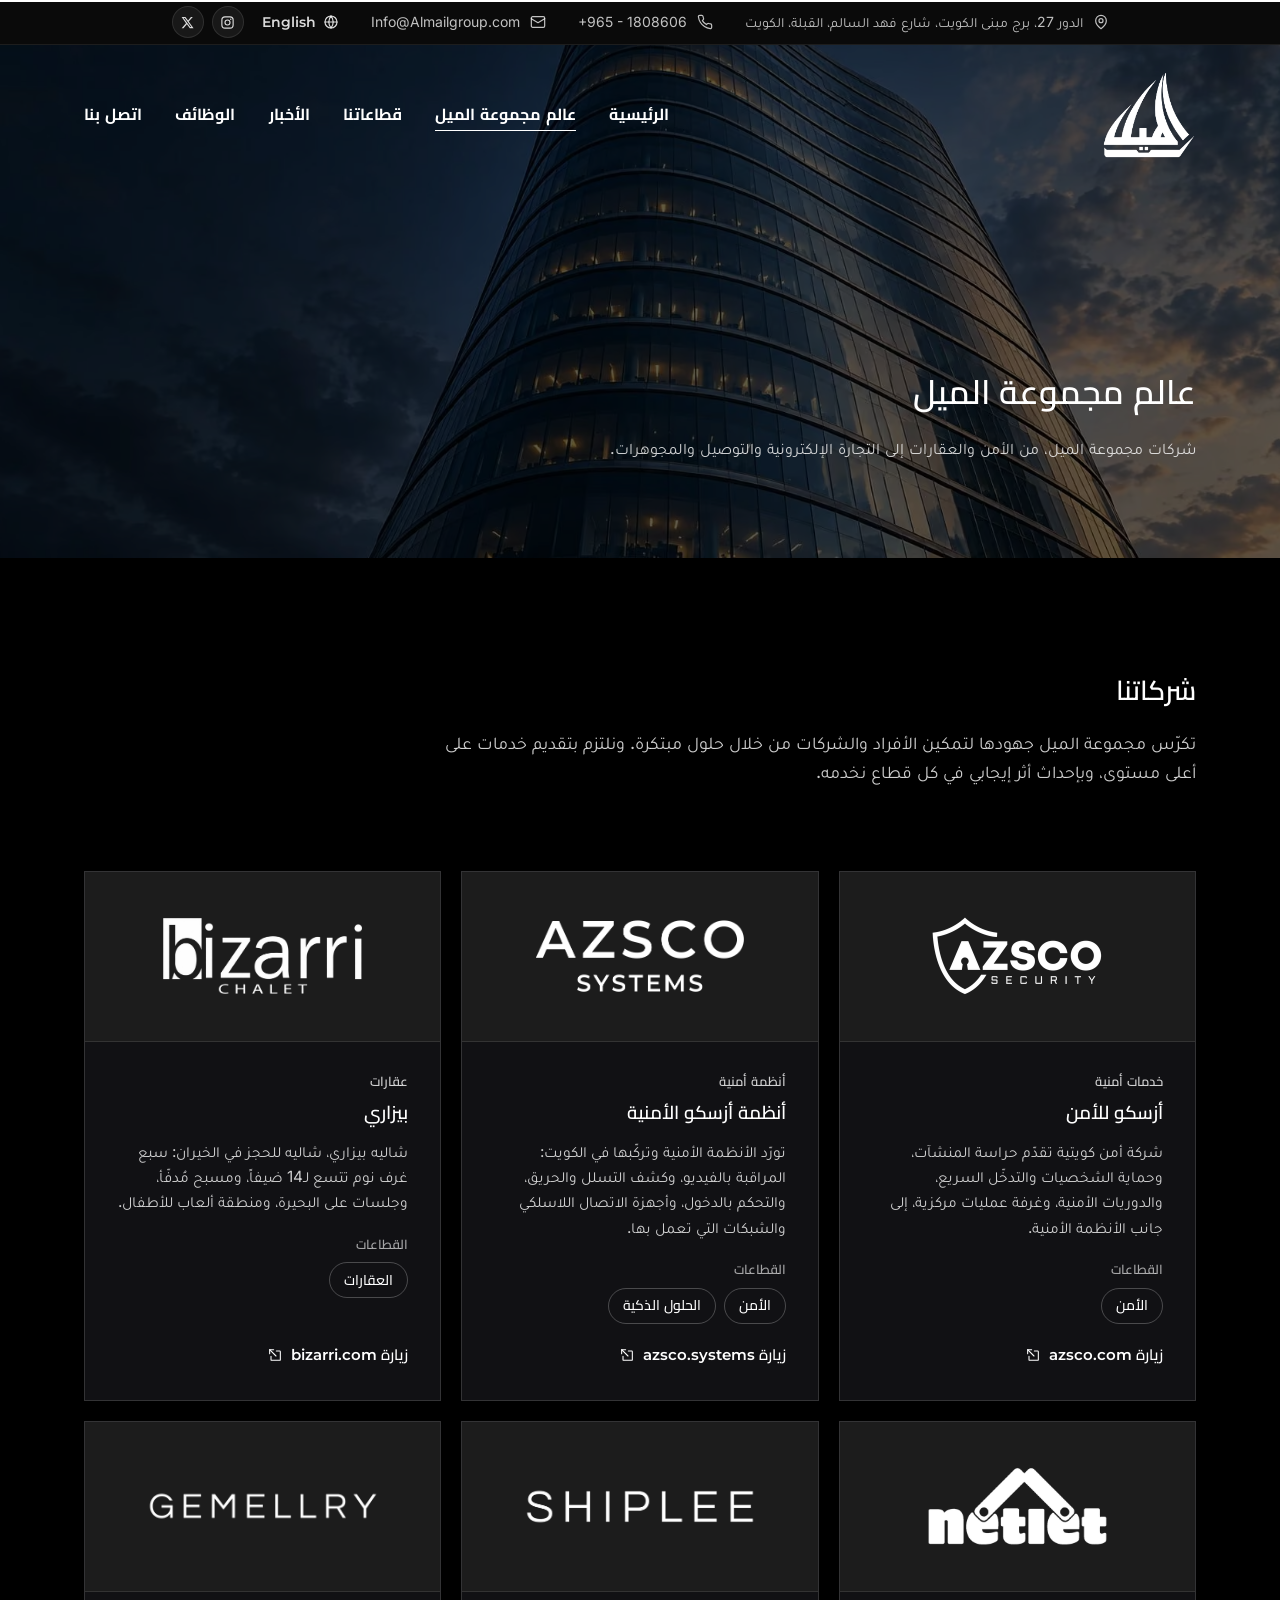
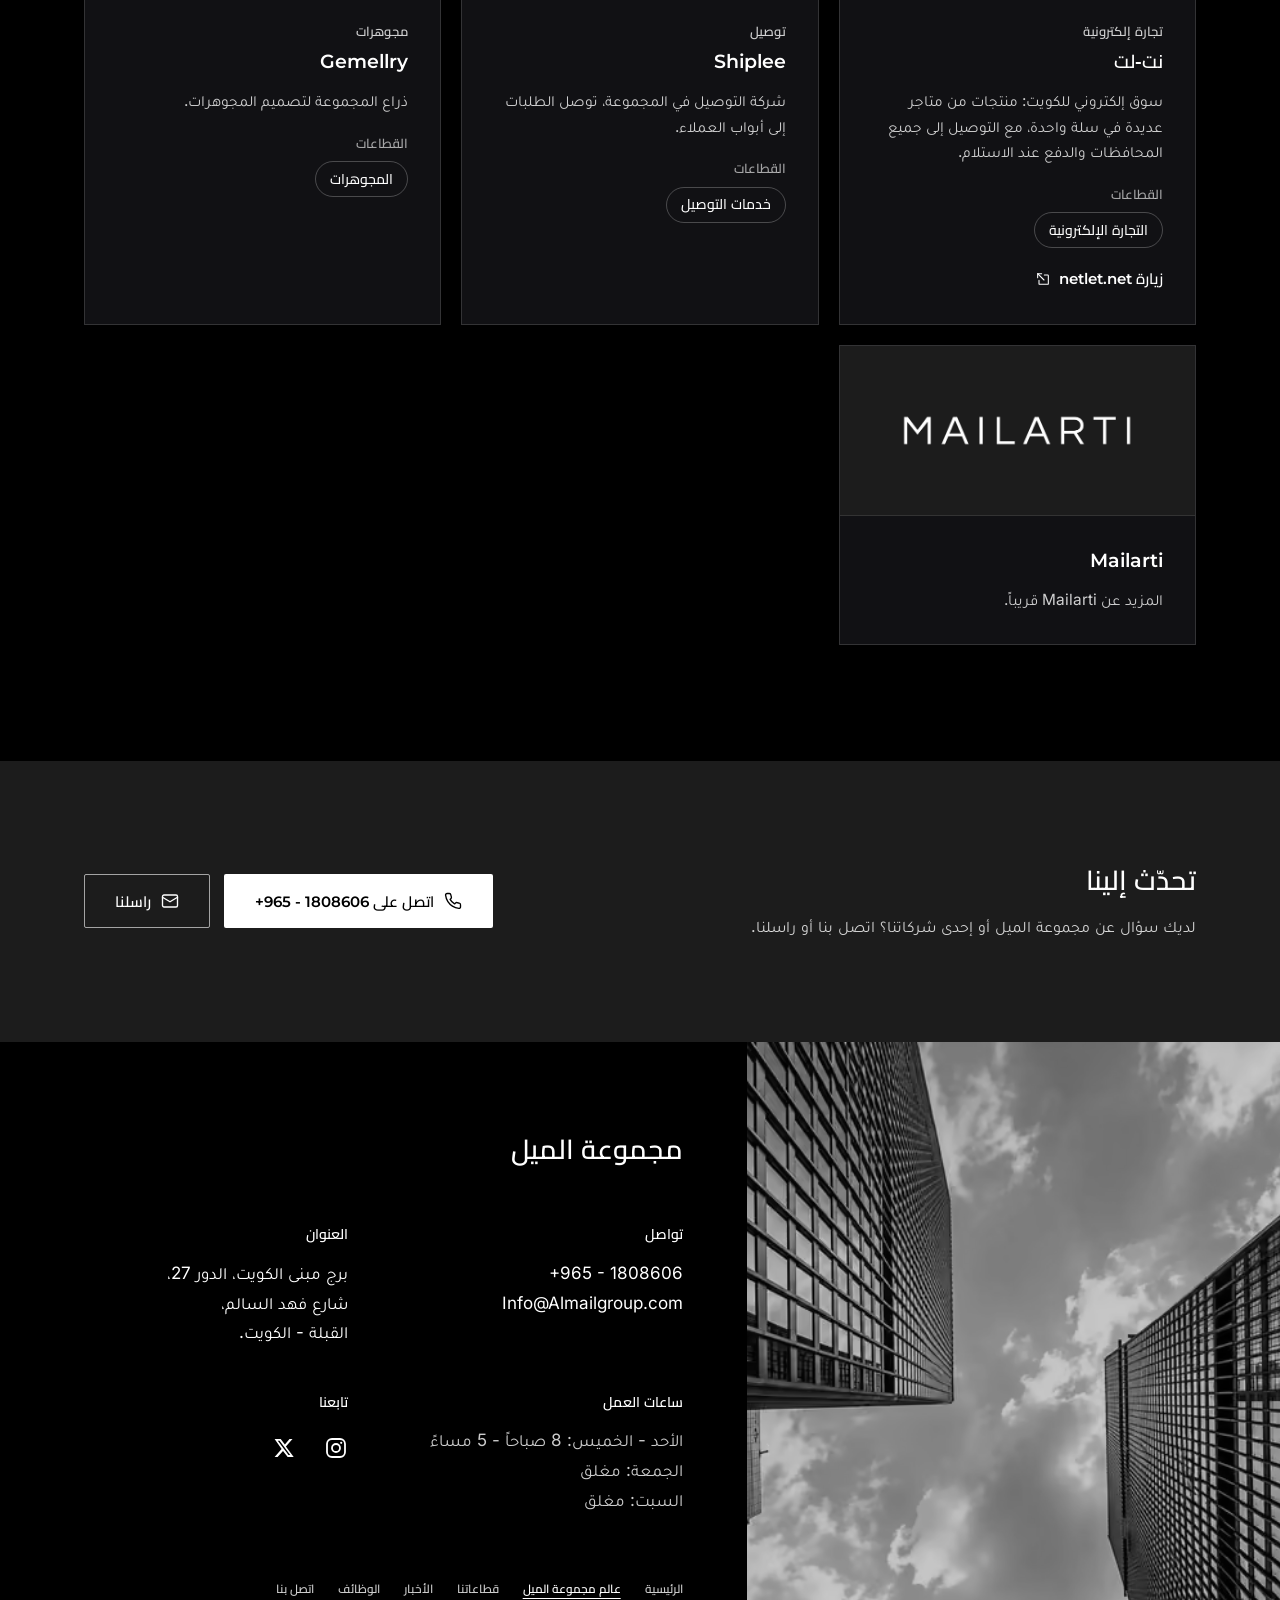
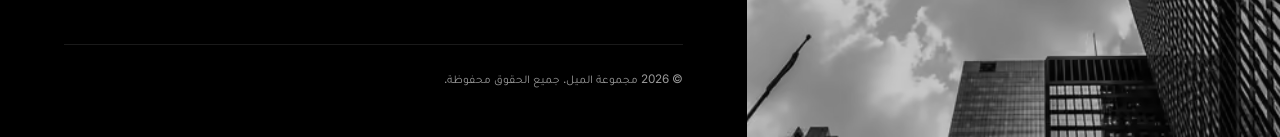
<file: ar/almail-group-world/index.html>
<!DOCTYPE html>
<html lang="ar" dir="rtl">
<head>
<meta charset="utf-8">
<meta name="viewport" content="width=device-width, initial-scale=1">
<title>عالم مجموعة الميل | مجموعة الميل</title>
<meta name="description" content="شركات مجموعة الميل: أزسكو للأمن، وأنظمة أزسكو الأمنية، وبيزاري، ونت‑لت، وShiplee، وGemellry، وMailarti.">
<meta name="theme-color" content="#000000">
<link rel="canonical" href="https://www.almailgroup.com/ar/almail-group-world/">
<link rel="alternate" hreflang="en" href="https://www.almailgroup.com/almail-group-world/">
<link rel="alternate" hreflang="ar" href="https://www.almailgroup.com/ar/almail-group-world/">
<link rel="alternate" hreflang="x-default" href="https://www.almailgroup.com/almail-group-world/">
<meta property="og:type" content="website">
<meta property="og:site_name" content="مجموعة الميل">
<meta property="og:locale" content="ar_KW">
<meta property="og:locale:alternate" content="en_US">
<meta property="og:title" content="عالم مجموعة الميل | مجموعة الميل">
<meta property="og:description" content="شركات مجموعة الميل: أزسكو للأمن، وأنظمة أزسكو الأمنية، وبيزاري، ونت‑لت، وShiplee، وGemellry، وMailarti.">
<meta property="og:url" content="https://www.almailgroup.com/ar/almail-group-world/">
<meta property="og:image" content="https://www.almailgroup.com/assets/img/og-share.jpg?v=f45fd65ebc">
<meta property="og:image:width" content="1200">
<meta property="og:image:height" content="630">
<meta name="twitter:card" content="summary_large_image">
<link rel="icon" type="image/png" sizes="32x32" href="/assets/img/favicon-32.png?v=187c327753">
<link rel="icon" type="image/png" sizes="192x192" href="/assets/img/favicon-192.png?v=b509cb3de9">
<link rel="apple-touch-icon" href="/assets/img/apple-touch-icon.png?v=9ba8148e47">
<link rel="manifest" href="/ar/manifest.webmanifest">
<meta name="apple-mobile-web-app-title" content="مجموعة الميل">
<link rel="preload" href="/assets/fonts/tajawal-arabic-400.woff2?v=86dcc0150b" as="font" type="font/woff2" crossorigin>
<link rel="preload" href="/assets/fonts/cairo-arabic.woff2?v=714d40cf07" as="font" type="font/woff2" crossorigin>
<link rel="preload" as="image" type="image/avif" href="/assets/img/photos/about-curved-facade.avif?v=4cd2d05be9" imagesrcset="/assets/img/photos/about-curved-facade-960.avif?v=4e6f09b648 960w, /assets/img/photos/about-curved-facade.avif?v=4cd2d05be9 1672w" imagesizes="100vw" media="not all and (max-width: 640px) and (orientation: portrait)" fetchpriority="high">
<link rel="preload" as="image" type="image/avif" href="/assets/img/photos/about-curved-facade-portrait.avif?v=c316072804" media="(max-width: 640px) and (orientation: portrait)" fetchpriority="high">
<style>
@font-face {
font-family: "Inter";
src: url(/assets/fonts/inter-latin.woff2?v=c0815e503a) format("woff2");
font-weight: 400 600;
font-display: swap;
}
@font-face {
font-family: "Montserrat";
src: url(/assets/fonts/montserrat-latin.woff2?v=a5ec54920b) format("woff2");
font-weight: 100 900;
font-display: swap;
}
@font-face {
font-family: "Inter Fallback";
src: local("Arial"), local("ArialMT"), local("Liberation Sans");
size-adjust: 107.48%;
ascent-override: 90.13%;
descent-override: 22.44%;
line-gap-override: 0%;
}
@font-face {
font-family: "Montserrat Fallback";
src: local("Arial"), local("ArialMT"), local("Liberation Sans");
font-weight: 100 500;
size-adjust: 113.5%;
ascent-override: 85.29%;
descent-override: 22.11%;
line-gap-override: 0%;
}
@font-face {
font-family: "Montserrat Fallback";
src: local("Arial Bold"), local("Arial-BoldMT"), local("Liberation Sans Bold");
font-weight: 600 900;
size-adjust: 107.53%;
ascent-override: 90.02%;
descent-override: 23.34%;
line-gap-override: 0%;
}
@font-face {
font-family: "Cairo";
src: url(/assets/fonts/cairo-arabic.woff2?v=714d40cf07) format("woff2");
font-weight: 200 1000;
font-display: swap;
unicode-range: U+0600-06FF, U+0750-077F, U+0870-08FF, U+200C-200E, U+2010-2011, U+204F, U+2E41, U+FB50-FDFF, U+FE70-FEFC;
}
@font-face {
font-family: "Tajawal";
src: url(/assets/fonts/tajawal-arabic-400.woff2?v=86dcc0150b) format("woff2");
font-weight: 400;
font-display: swap;
unicode-range: U+0600-06FF, U+0750-077F, U+0870-08FF, U+200C-200E, U+2010-2011, U+204F, U+2E41, U+FB50-FDFF, U+FE70-FEFC;
}
@font-face {
font-family: "Tajawal";
src: url(/assets/fonts/tajawal-arabic-700.woff2?v=18fca0c18f) format("woff2");
font-weight: 700;
font-display: swap;
unicode-range: U+0600-06FF, U+0750-077F, U+0870-08FF, U+200C-200E, U+2010-2011, U+204F, U+2E41, U+FB50-FDFF, U+FE70-FEFC;
}
:root {
--black: #000;
--ink: #0a0a0a;
--charcoal: #1c1c1c;
--white: #fff;
--soft: rgba(255, 255, 255, .8);
--card: #111114;
--line: rgba(255, 255, 255, .14);
--font-head: "Montserrat", "Montserrat Fallback", "Helvetica Neue", Helvetica, Arial, sans-serif;
--font-nav: var(--font-head);
--font-body: "Inter", "Inter Fallback", "Helvetica Neue", Helvetica, Arial, sans-serif;
--h1: 33.6px;
--h2: 27.2px;
--wrap: 1240px;
--gutter: clamp(20px, 5vw, 64px);
--section: clamp(88px, 12vw, 150px);
--ease: cubic-bezier(.2, .7, .2, 1);
}
html[lang="ar"] {
--font-head: "Cairo", "Montserrat", "Montserrat Fallback", Tahoma, "Geeza Pro", sans-serif;
--font-body: "Tajawal", "Inter", "Inter Fallback", Tahoma, "Geeza Pro", sans-serif;
}
*, *::before, *::after { box-sizing: border-box; }
html {
-webkit-text-size-adjust: 100%;
scroll-behavior: smooth;
scroll-padding-top: 80px;
}
body {
margin: 0;
background: var(--black);
color: var(--white);
font: 400 16px/1.75 var(--font-body);
-webkit-font-smoothing: antialiased;
-moz-osx-font-smoothing: grayscale;
}
img { display: block; max-width: 100%; height: auto; }
input, select, textarea { font-size: 16px; }
picture { display: contents; }
a, button { -webkit-tap-highlight-color: rgba(255, 255, 255, .15); }
h1, h2, h3 {
margin: 0;
font-family: var(--font-head);
font-weight: 600;
line-height: 1.12;
letter-spacing: -.02em;
}
h1, h2 { text-wrap: balance; }
h1 { font-size: var(--h1); }
h2 { font-size: var(--h2); }
p { margin: 0; }
a { color: inherit; }
ul { margin: 0; padding: 0; list-style: none; }
address { font-style: normal; }
:focus-visible { outline: 2px solid var(--white); outline-offset: 4px; }
.wrap {
width: 100%;
max-width: var(--wrap);
margin-inline: auto;
padding-inline: var(--gutter);
}
.skip-link {
position: absolute;
inset-inline-start: 16px;
top: -60px;
z-index: 100;
padding: 10px 16px;
background: var(--white);
color: var(--black);
font: 600 14px var(--font-nav);
text-decoration: none;
}
.skip-link:focus { top: 16px; }
.has-bg { position: relative; isolation: isolate; overflow: hidden; }
.bg { position: absolute; inset: 0; z-index: -2; }
.bg img { width: 100%; height: 100%; object-fit: cover; }
.photo { isolation: isolate; }
.has-hint.is-near::before {
content: "";
position: absolute;
inset: -40px;
z-index: -1;
background: var(--hint) var(--focus) 50% / cover no-repeat;
filter: blur(24px);
}
.has-hint.is-loaded::before { visibility: hidden; transition: visibility 0s .8s; }
.js .photo-fade img { opacity: 0; transition: opacity .7s var(--ease); }
.js .photo-fade.is-loaded img { opacity: 1; }
.has-bg::before {
content: "";
position: absolute;
inset: 0;
z-index: -1;
background: rgba(0, 0, 0, var(--overlay, .6));
}
.site-header {
position: absolute;
top: 0;
left: 0;
right: 0;
z-index: 20;
}
.topbar {
background: var(--ink);
border-bottom: 1px solid rgba(255, 255, 255, .08);
font-size: 14px;
color: rgba(255, 255, 255, .75);
}
.topbar-inner { display: flex; align-items: center; justify-content: center; gap: 32px; min-height: 44px; }
.topbar-contact { display: flex; align-items: center; gap: 32px; }
.topbar-contact li { display: flex; align-items: center; gap: 10px; white-space: nowrap; }
.topbar-contact svg { flex-shrink: 0; width: 16px; height: 16px; }
.topbar-contact a { color: inherit; text-decoration: none; transition: color .25s var(--ease); }
.tb-short { display: none; }
.topbar-social { display: flex; gap: 8px; }
.topbar-social a {
display: inline-flex;
align-items: center;
justify-content: center;
width: 32px;
height: 32px;
border: 1px solid rgba(255, 255, 255, .1);
border-radius: 50%;
background: rgba(255, 255, 255, .06);
color: rgba(255, 255, 255, .85);
transition: color .25s var(--ease), border-color .25s var(--ease);
}
.topbar-social svg { width: 15px; height: 15px; }
.topbar-end { display: flex; align-items: center; gap: 18px; }
.lang-link {
display: inline-flex;
align-items: center;
gap: 7px;
min-height: 32px;
font: 600 14px/1 var(--font-nav);
color: rgba(255, 255, 255, .85);
text-decoration: none;
transition: color .25s var(--ease);
}
.lang-link svg { width: 16px; height: 16px; }
.lang-link[lang="ar"],
.m-lang[lang="ar"],
.not-found-ar { font-family: "Tajawal", Tahoma, "Geeza Pro", sans-serif; }
.header-inner { display: flex; align-items: center; justify-content: space-between; gap: 32px; padding-block: 26px; }
.site-header.is-stuck {
position: fixed;
background: rgba(8, 8, 10, .96);
border-bottom: 1px solid rgba(255, 255, 255, .08);
animation: header-in .35s var(--ease);
}
.site-header.is-stuck .topbar { display: none; }
.site-header.is-stuck .header-inner { padding-block: 10px; }
.site-header.is-stuck .brand-logo { height: 54px; }
.site-header.is-stuck { transition: transform .25s var(--ease); }
.site-header.is-stuck.is-hidden { animation: none; transform: translateY(-100%); }
@keyframes header-in {
from { transform: translateY(-100%); }
to { transform: none; }
}
.brand { display: inline-flex; flex-shrink: 0; }
.brand-logo { width: auto; height: 88px; }
.nav { margin-inline-start: auto; }
.nav ul { display: flex; align-items: center; gap: clamp(20px, 2.6vw, 40px); }
.header-lang { display: none; }
@media (min-width: 1081px) {
.site-header.is-stuck .header-lang { display: inline-flex; }
}
.nav-link {
position: relative;
display: inline-block;
padding-block: 8px;
font: 700 16px/1.2 var(--font-nav);
letter-spacing: .02em;
color: var(--white);
text-decoration: none;
white-space: nowrap;
transition: color .25s var(--ease);
}
.nav-link::after {
content: "";
position: absolute;
left: 0;
right: 0;
bottom: 2px;
height: 1px;
background: currentColor;
transform: scaleX(0);
transform-origin: left;
transition: transform .35s var(--ease);
}
.nav-link[aria-current="page"]::after { transform: scaleX(1); }
.header-actions { display: none; align-items: center; gap: 10px; margin-inline-end: -6px; }
.burger {
display: none;
position: relative;
width: 44px;
height: 44px;
padding: 0;
border: 0;
background: none;
color: var(--white);
cursor: pointer;
}
.burger span,
.burger span::before,
.burger span::after {
position: absolute;
left: 10px;
width: 24px;
height: 1.5px;
background: currentColor;
content: "";
}
.burger span { top: 50%; }
.burger span::before { left: 0; top: -8px; }
.burger span::after { left: 0; top: 8px; }
.backdrop {
position: fixed;
inset: 0;
z-index: 40;
background: rgba(0, 0, 0, .6);
opacity: 0;
visibility: hidden;
transition: opacity .3s var(--ease), visibility 0s .3s;
}
.backdrop.is-open { opacity: 1; visibility: visible; transition: opacity .3s var(--ease); }
.mobile-nav {
position: fixed;
top: 0;
inset-inline-end: 0;
bottom: 0;
z-index: 50;
display: flex;
flex-direction: column;
width: min(380px, 88vw);
padding: 22px 28px 32px;
background: var(--ink);
overflow-y: auto;
overscroll-behavior: contain;
transform: translateX(100%);
visibility: hidden;
transition: transform .4s var(--ease), visibility 0s .4s;
}
.mobile-nav.is-open { transform: none; visibility: visible; transition: transform .4s var(--ease); }
.mobile-nav-head { display: flex; align-items: center; justify-content: space-between; margin-bottom: 36px; }
.mobile-nav-head .brand-logo { height: 56px; }
.close {
width: 44px;
height: 44px;
padding: 10px;
border: 0;
background: none;
color: var(--white);
cursor: pointer;
}
.close svg { width: 24px; height: 24px; }
.m-link {
display: block;
padding: 14px 0;
border-bottom: 1px solid rgba(255, 255, 255, .1);
font: 700 20px/1.3 var(--font-nav);
color: var(--white);
text-decoration: none;
}
.m-link[aria-current="page"] { text-decoration: underline; text-decoration-thickness: 1px; text-underline-offset: 8px; }
.m-link:active { color: var(--soft); }
.m-lang {
display: flex;
align-items: center;
gap: 10px;
min-height: 52px;
border-bottom: 1px solid rgba(255, 255, 255, .1);
font: 600 18px/1.3 var(--font-nav);
color: var(--soft);
text-decoration: none;
}
.m-lang svg { width: 18px; height: 18px; color: var(--soft); }
.m-lang:active { color: var(--soft); }
.m-contact { margin-top: auto; padding-top: 36px; }
.m-call { width: 100%; }
.m-details { display: grid; gap: 2px; margin-top: 18px; font-size: 16px; color: var(--soft); }
.m-details li { display: flex; align-items: center; gap: 12px; }
.m-details svg { flex-shrink: 0; width: 18px; height: 18px; color: var(--soft); }
.m-details a,
.m-details span { padding-block: 9px; }
.m-details a { color: var(--white); text-decoration: none; }
.m-social { margin-top: 10px; }
.hero {
display: flex;
align-items: center;
min-height: 100vh;
min-height: 100svh;
padding-block: 200px 120px;
}
.hero::before {
background: linear-gradient(90deg, rgba(0, 0, 0, .78) 0%, rgba(0, 0, 0, .58) 42%, rgba(0, 0, 0, .28) 100%);
}
.hero-title { margin-bottom: 28px; font-size: 33.5px; }
.hero-actions { display: flex; flex-wrap: wrap; gap: 14px; margin-top: 44px; }
.btn {
display: inline-flex;
align-items: center;
justify-content: center;
min-height: 54px;
padding: 0 30px;
border: 1px solid transparent;
border-radius: 2px;
font: 600 15px/1 var(--font-nav);
letter-spacing: .03em;
text-decoration: none;
transition: background .3s var(--ease), border-color .3s var(--ease), color .3s var(--ease), transform .15s var(--ease);
}
.btn:active { transform: scale(.97); }
.btn { gap: 10px; }
.btn svg { flex-shrink: 0; width: 18px; height: 18px; }
.btn-primary { background: var(--white); color: var(--black); }
.btn-ghost { border-color: rgba(255, 255, 255, .6); color: var(--white); }
.hero-lead {
max-width: 600px;
font-size: 16px;
line-height: 1.65;
color: var(--white);
}
.scroll-cue {
position: absolute;
left: 50%;
bottom: 28px;
width: 44px;
height: 64px;
margin-left: -22px;
padding: 8px 10px;
color: var(--white);
opacity: .85;
}
.scroll-cue svg { width: 24px; height: 48px; animation: nudge 2.4s ease-in-out infinite; }
@keyframes nudge {
0%, 100% { transform: translateY(-4px); }
50% { transform: translateY(6px); }
}
.why { --overlay: .5; padding-block: clamp(110px, 16vw, 200px); }
.why-band {
max-width: 1160px;
padding: clamp(36px, 6vw, 84px);
background: var(--white);
color: var(--black);
}
.why-band h2 { margin-bottom: clamp(28px, 4vw, 44px); }
.why-band h3 { margin-bottom: 16px; font-size: 18.6px; line-height: 1.25; }
.why-band p { font-size: 15.4px; color: #1a1a1a; }
.why-body {
display: grid;
grid-template-columns: minmax(0, 1fr) minmax(0, 1fr);
gap: clamp(32px, 5vw, 72px);
align-items: start;
}
.why-areas { display: grid; grid-template-columns: repeat(2, minmax(0, 1fr)); gap: 12px; }
.why-areas li {
display: flex;
align-items: center;
gap: 14px;
padding: 14px 16px;
border: 1px solid #e5e5e5;
font: 600 16px/1.25 var(--font-head);
color: #111;
}
.why-icon {
display: inline-flex;
flex-shrink: 0;
align-items: center;
justify-content: center;
width: 42px;
height: 42px;
border-radius: 50%;
background: #f0f0f0;
color: var(--black);
}
.why-icon svg { width: 22px; height: 22px; }
.about { --overlay: .62; padding-block: var(--section); }
.section-head { margin-bottom: clamp(48px, 7vw, 84px); }
.subtitle {
margin-top: 14px;
font-family: var(--font-head);
font-weight: 500;
font-size: 20px;
color: var(--soft);
}
.about-head {
display: grid;
grid-template-columns: minmax(0, 1fr) minmax(0, 1fr);
gap: clamp(32px, 6vw, 96px);
align-items: end;
margin-bottom: clamp(48px, 6vw, 72px);
}
.about-head .section-head { margin-bottom: 0; }
.about-text { font-size: 16px; line-height: 1.7; color: var(--white); }
.sub-logos {
--cols: 4;
--gx: 16px;
display: flex;
flex-wrap: wrap;
justify-content: center;
gap: var(--gx);
}
.sub-logos li {
display: flex;
flex: 0 0 calc((100% - (var(--cols) - 1) * var(--gx)) / var(--cols));
height: 150px;
border: 1px solid var(--line);
background: rgba(10, 10, 14, .45);
transition: background .3s var(--ease), border-color .3s var(--ease);
}
.sub-logos a { display: flex; align-items: center; justify-content: center; width: 100%; padding: 26px; }
.sub-logos a:active { background: rgba(255, 255, 255, .06); }
.sub-logos img { width: auto; max-width: 100%; max-height: 84px; object-fit: contain; }
.sectors { --overlay: .55; padding-block: var(--section); }
.sectors-head { max-width: 800px; margin: 0 auto clamp(48px, 7vw, 80px); text-align: center; }
.sectors-head p { margin-top: 24px; font-size: 16px; color: var(--white); }
.sector-list {
display: grid;
grid-template-columns: repeat(2, minmax(0, 1fr));
column-gap: clamp(32px, 6vw, 96px);
max-width: 1120px;
margin-inline: auto;
}
.sector-list li { border-bottom: 1px solid rgba(255, 255, 255, .16); }
.sector-list li:nth-child(-n + 2) { border-top: 1px solid rgba(255, 255, 255, .16); }
.sector-link {
display: flex;
align-items: center;
gap: 22px;
padding: 24px 4px;
font: 500 24px/1.15 var(--font-head);
color: var(--white);
text-decoration: none;
transition: color .35s var(--ease);
}
.sector-num {
min-width: 2.2em;
font: 600 14px/1 var(--font-nav);
letter-spacing: .1em;
color: var(--soft);
}
.sector-name { flex: 1; transition: transform .45s var(--ease); }
.sector-arrow {
display: inline-flex;
color: var(--white);
opacity: 0;
transform: translateX(-10px);
transition: opacity .35s var(--ease), transform .45s var(--ease);
}
.sector-arrow svg { width: 28px; height: 28px; }
.sector-link:active { color: var(--soft); }
.sector-link:focus-visible .sector-name { transform: translateX(6px); }
.sector-link:focus-visible .sector-arrow { opacity: 1; transform: none; }
.logo-grid {
--cols: 4;
--gx: 32px;
display: flex;
flex-wrap: wrap;
justify-content: center;
column-gap: var(--gx);
margin-inline: auto;
}
.logo-grid li {
display: flex;
flex: 0 0 calc((100% - (var(--cols) - 1) * var(--gx)) / var(--cols));
align-items: center;
justify-content: center;
}
.logo-grid img { width: auto; max-width: 100%; object-fit: contain; }
.partners { padding-block: var(--section); background: var(--black); }
.logo-grid--partners {
display: grid;
grid-template-columns: repeat(4, minmax(0, 1fr));
column-gap: 0;
max-width: 1160px;
margin-top: clamp(48px, 6vw, 72px);
border-top: 1px solid rgba(255, 255, 255, .12);
border-inline-start: 1px solid rgba(255, 255, 255, .12);
}
.logo-grid--partners li {
height: 160px;
padding: 28px;
border-inline-end: 1px solid rgba(255, 255, 255, .12);
border-bottom: 1px solid rgba(255, 255, 255, .12);
transition: background .3s var(--ease);
}
.logo-grid--partners img { max-height: 58px; max-width: min(210px, 100%); }
.clients-head { padding-block: clamp(80px, 9vw, 112px) clamp(48px, 6vw, 64px); background: var(--black); text-align: center; }
.divider { display: block; width: 64px; height: 1px; margin: 26px auto 0; background: var(--white); }
.clients-body { padding-block: clamp(8px, 2vw, 24px) clamp(80px, 10vw, 130px); background: var(--black); }
.logo-grid--clients {
--cols: 5;
--gx: clamp(24px, 4vw, 52px);
row-gap: clamp(36px, 4vw, 56px);
max-width: 1160px;
}
.logo-grid--clients li { height: 110px; }
.logo-grid--clients img {
max-height: 84px;
max-width: min(190px, 100%);
opacity: .62;
transition: opacity .35s var(--ease);
}
.quote { --overlay: .58; padding-block: clamp(110px, 14vw, 170px); text-align: center; }
.quote-track { display: grid; }
.quote-slide { grid-area: 1 / 1; transition: opacity .7s var(--ease); }
.quote figure { margin: 0; }
.quote-slide[hidden] { display: block; visibility: hidden; opacity: 0; }
.quote blockquote { margin: 0 auto; max-width: 960px; }
.quote blockquote p { font: 500 26px/1.25 var(--font-head); text-wrap: balance; }
.quote figcaption { display: flex; flex-direction: column; align-items: center; gap: 4px; margin-top: 36px; }
.quote figcaption::before { content: ""; width: 48px; height: 2px; margin-bottom: 18px; background: var(--white); }
.quote-name { font-size: 19px; font-weight: 600; }
.quote-role { font-size: 16px; color: var(--soft); }
.quote-dots { display: flex; justify-content: center; gap: 4px; margin-top: 48px; }
.quote-dot {
position: relative;
width: 24px;
height: 24px;
padding: 0;
border: 0;
background: none;
cursor: pointer;
}
.quote-dot::before {
content: "";
position: absolute;
inset: 8px;
border: 1px solid var(--white);
border-radius: 50%;
transition: background .3s var(--ease);
}
.quote-dot[aria-current="true"]::before { background: var(--white); }
.site-footer { display: grid; grid-template-columns: minmax(0, 5fr) minmax(0, 7fr); background: var(--black); }
.footer-photo { position: relative; min-height: 100%; overflow: hidden; }
.footer-photo.has-hint::before { background-position: center; filter: grayscale(1) brightness(.78) blur(24px); }
.footer-photo img { position: absolute; inset: 0; width: 100%; height: 100%; object-fit: cover; filter: grayscale(1) brightness(.78); }
.footer-panel { padding: clamp(56px, 7vw, 100px) clamp(28px, 5vw, 80px) clamp(32px, 4vw, 48px); }
.footer-title { margin-bottom: clamp(36px, 5vw, 56px); font-size: var(--h2); }
.footer-grid { display: grid; grid-template-columns: repeat(auto-fit, minmax(240px, 1fr)); gap: 44px clamp(24px, 4vw, 56px); }
.footer-nav { margin-top: clamp(40px, 5vw, 56px); }
.footer-nav ul { display: flex; flex-wrap: wrap; gap: 4px 24px; }
.footer-nav a {
display: inline-flex;
align-items: center;
min-height: 36px;
font: 600 11.8px/1.2 var(--font-nav);
color: var(--soft);
text-decoration: none;
transition: color .25s var(--ease);
}
.footer-nav a[aria-current="page"] { color: var(--white); text-decoration: underline; text-decoration-thickness: 1px; text-underline-offset: 5px; }
.footer-legal {
margin-top: clamp(28px, 3vw, 36px);
padding-top: 24px;
border-top: 1px solid rgba(255, 255, 255, .1);
font-size: 11.8px;
color: rgba(255, 255, 255, .6);
}
.footer-grid h3 {
margin-bottom: 14px;
font: 600 14px/1.2 var(--font-nav);
letter-spacing: .14em;
text-transform: uppercase;
}
.footer-grid p,
.footer-grid address,
.footer-contact { font-size: 17px; line-height: 1.75; color: var(--soft); }
.footer-grid a { color: var(--white); text-decoration: none; }
.social { display: flex; gap: 8px; margin-inline-start: -10px; }
.social a { display: inline-flex; width: 44px; height: 44px; padding: 10px; color: var(--white); transition: color .25s var(--ease); }
.social svg { width: 24px; height: 24px; }
.to-top {
position: fixed;
inset-inline-end: 16px;
bottom: 16px;
z-index: 30;
display: inline-flex;
align-items: center;
justify-content: center;
width: 48px;
height: 48px;
padding: 0;
border: 1px solid rgba(255, 255, 255, .3);
border-radius: 50%;
background: rgba(8, 8, 10, .92);
color: var(--white);
cursor: pointer;
opacity: 0;
visibility: hidden;
transform: translateY(12px);
transition: opacity .3s var(--ease), transform .3s var(--ease), visibility 0s .3s;
}
.to-top[hidden] { display: none; }
.to-top.is-visible { opacity: 1; visibility: visible; transform: none; transition: opacity .3s var(--ease), transform .3s var(--ease); }
.to-top svg { width: 20px; height: 20px; }
.to-top:active { border-color: var(--white); background: rgba(255, 255, 255, .12); }
.page-hero {
--overlay: .62;
display: flex;
align-items: flex-end;
min-height: 62vh;
padding-block: 230px clamp(64px, 8vw, 96px);
}
.page-lead { max-width: 620px; margin-top: 20px; font-size: 16px; color: var(--soft); }
.page-section { padding-block: clamp(72px, 9vw, 120px); background: var(--black); }
.page-section--alt { border-block: 1px solid rgba(255, 255, 255, .06); background: var(--ink); }
.lead-text { max-width: 760px; margin-top: 18px; font-size: 17.9px; line-height: 1.65; color: var(--soft); }
.page-intro { margin: 0 0 clamp(40px, 5vw, 64px); color: var(--white); }
.icon-badge {
display: inline-flex;
flex-shrink: 0;
align-items: center;
justify-content: center;
width: 52px;
height: 52px;
border-radius: 50%;
background: rgba(255, 255, 255, .1);
color: var(--white);
}
.icon-badge svg { width: 24px; height: 24px; }
.company-card,
.sector-card,
.item-card,
.contact-card,
.empty-note,
.side-note,
.steps > li,
.online-card { border: 1px solid var(--line); background: var(--card); }
.company-card,
.sector-card { scroll-margin-top: 100px; transition: border-color .4s var(--ease); }
.company-card:target,
.sector-card:target { border-color: var(--white); }
.chips-label { margin-top: 22px; font: 600 13px/1.2 var(--font-nav); letter-spacing: .12em; text-transform: uppercase; color: rgba(255, 255, 255, .62); }
.chips { display: flex; flex-wrap: wrap; gap: 8px; margin-top: 10px; }
.chip {
display: inline-flex;
align-items: center;
min-height: 36px;
padding: 0 14px;
border: 1px solid rgba(255, 255, 255, .24);
border-radius: 999px;
font: 500 14px/1.2 var(--font-nav);
color: var(--white);
text-decoration: none;
transition: border-color .25s var(--ease), color .25s var(--ease);
}
a.chip:active { border-color: var(--white); background: rgba(255, 255, 255, .1); }
.company-grid { display: grid; grid-template-columns: repeat(auto-fill, minmax(min(100%, 340px), 1fr)); gap: 20px; }
.company-card { display: flex; flex-direction: column; }
.company-logo {
display: flex;
align-items: center;
justify-content: center;
height: 170px;
padding: 32px;
border-bottom: 1px solid rgba(255, 255, 255, .1);
background: var(--charcoal);
}
.company-logo img { width: auto; max-width: min(240px, 100%); max-height: 84px; object-fit: contain; }
.company-body { display: flex; flex: 1; flex-direction: column; align-items: flex-start; padding: clamp(24px, 3vw, 32px); }
.company-field { margin-bottom: 10px; font: 600 13px/1.2 var(--font-nav); letter-spacing: .12em; text-transform: uppercase; color: var(--soft); }
.company-body h3 { font-size: 18.6px; }
.company-text { margin-top: 12px; font-size: 15.4px; line-height: 1.65; color: var(--soft); }
.company-link {
display: inline-flex;
align-items: center;
gap: 8px;
min-height: 44px;
margin-top: auto;
padding-top: 18px;
font: 600 15px/1.2 var(--font-nav);
color: var(--white);
text-decoration: none;
}
.company-link svg { width: 16px; height: 16px; color: var(--white); }
.sector-cards { display: grid; grid-template-columns: repeat(2, minmax(0, 1fr)); gap: 20px; }
.sector-card { padding: clamp(28px, 3.4vw, 44px); }
.sector-card-top { display: flex; align-items: center; justify-content: space-between; margin-bottom: 26px; }
.sector-card h2 { font-size: 18.6px; }
.sector-text { margin-top: 12px; font-size: 15.4px; line-height: 1.65; color: var(--soft); }
.news-layout { display: grid; grid-template-columns: minmax(0, 1fr) 320px; gap: clamp(32px, 5vw, 64px); align-items: start; }
.item-list { display: grid; gap: 20px; }
.item-card { padding: clamp(28px, 3.4vw, 44px); }
.item-meta { display: block; margin-bottom: 14px; font: 600 14px/1.3 var(--font-nav); letter-spacing: .06em; color: var(--soft); }
.item-card h2,
.item-card h3 { margin-bottom: 14px; font-size: 18.6px; }
.item-card p { font-size: 15.4px; color: var(--soft); }
.item-card p + p { margin-top: 14px; }
.item-card .btn { margin-top: 24px; }
.side-note { padding: 28px; }
.side-note h2 { margin-bottom: 12px; font-size: 18.6px; }
.side-note p { font-size: 15.4px; color: var(--soft); }
.side-note p + p { margin-top: 12px; }
.side-note a { color: var(--white); }
.side-note .social { margin-top: 10px; }
.empty-note { max-width: 760px; padding: clamp(24px, 3vw, 36px); font-size: 15.4px; color: var(--soft); }
.steps { display: grid; grid-template-columns: repeat(3, minmax(0, 1fr)); gap: 20px; margin: clamp(36px, 5vw, 56px) 0 0; padding: 0; list-style: none; }
.steps > li { display: flex; flex-direction: column; align-items: flex-start; padding: clamp(28px, 3vw, 36px); }
.step-num {
display: inline-flex;
align-items: center;
justify-content: center;
width: 44px;
height: 44px;
margin-bottom: 22px;
border: 1px solid var(--white);
border-radius: 50%;
font: 600 17px/1 var(--font-nav);
color: var(--white);
}
.steps h3 { margin-bottom: 10px; font-size: 18.6px; }
.steps p { font-size: 15.4px; color: var(--soft); }
.steps p a { color: var(--white); }
.steps .chips { margin-top: 18px; }
.steps .btn { margin-top: 24px; }
.contact-cards { display: grid; grid-template-columns: repeat(4, minmax(0, 1fr)); gap: 20px; }
.contact-card { display: flex; flex-direction: column; align-items: flex-start; padding: clamp(26px, 3vw, 34px); }
.contact-card h2 { margin: 22px 0 10px; font-size: 18.6px; }
.contact-card p,
.contact-card address { margin-bottom: 24px; font-size: 15.4px; line-height: 1.7; color: var(--soft); }
.contact-card p a { color: var(--white); text-decoration: none; overflow-wrap: anywhere; }
.contact-card .btn { margin-top: auto; }
.hours { width: 100%; font-size: 15.4px; color: var(--soft); }
.hours li { display: flex; flex-wrap: wrap; justify-content: space-between; gap: 4px 12px; padding-block: 9px; border-bottom: 1px solid rgba(255, 255, 255, .08); }
.hours li span:last-child { color: var(--white); }
.online-list { display: grid; grid-template-columns: repeat(auto-fill, minmax(min(100%, 240px), 1fr)); gap: 20px; }
.online-card {
display: flex;
flex-direction: column;
align-items: flex-start;
gap: 6px;
height: 100%;
padding: 28px;
color: var(--white);
text-decoration: none;
transition: border-color .3s var(--ease);
}
.online-card:active { border-color: var(--white); }
.online-logo { display: flex; align-items: center; height: 64px; margin-bottom: 14px; }
.online-logo img { width: auto; max-width: 200px; max-height: 56px; object-fit: contain; }
.online-name { font: 600 18.6px/1.2 var(--font-head); }
.online-url { display: inline-flex; align-items: center; gap: 8px; font-size: 15.4px; color: var(--white); }
.online-url svg { width: 15px; height: 15px; }
.cta-band { padding-block: clamp(64px, 8vw, 104px); background: var(--charcoal); }
.cta-inner { display: flex; flex-wrap: wrap; align-items: center; justify-content: space-between; gap: 28px 48px; }
.cta-band h2 { font-size: var(--h2); }
.cta-band p { max-width: 560px; margin-top: 12px; color: var(--soft); }
.cta-actions { display: flex; flex-wrap: wrap; gap: 14px; }
.text-link { color: var(--white); font: 600 17px var(--font-nav); text-underline-offset: 5px; }
@media (hover: hover) {
.topbar-contact a:hover,
.lang-link:hover { color: var(--white); }
.topbar-social a:hover { color: var(--white); border-color: rgba(255, 255, 255, .6); }
.nav-link:hover::after { transform: scaleX(1); }
.btn-primary:hover { border-color: var(--white); background: var(--black); color: var(--white); }
.btn-ghost:hover { border-color: var(--white); background: rgba(255, 255, 255, .1); }
.scroll-cue:hover { opacity: 1; }
.sub-logos li:hover { border-color: rgba(255, 255, 255, .32); background: rgba(10, 10, 14, .62); }
.sector-link:hover .sector-name { transform: translateX(6px); }
.sector-link:hover .sector-arrow { opacity: 1; transform: none; }
.logo-grid--partners li:hover { background: rgba(255, 255, 255, .04); }
.logo-grid--clients li:hover img { opacity: 1; }
.footer-grid a:hover { text-decoration: underline; text-underline-offset: 4px; }
.social a:hover { color: var(--soft); }
.to-top:hover { border-color: var(--white); background: rgba(255, 255, 255, .12); }
.footer-nav a:hover { color: var(--white); }
a.chip:hover { border-color: var(--white); background: rgba(255, 255, 255, .1); }
.company-link:hover span { text-decoration: underline; text-underline-offset: 4px; }
.online-card:hover { border-color: rgba(255, 255, 255, .6); }
.contact-card p a:hover,
.side-note a:hover,
.steps p a:hover { text-decoration: underline; text-underline-offset: 4px; }
}
.topbar-contact a:active,
.lang-link:active,
.footer-nav a:active { color: var(--white); }
.topbar-social a:active,
.social a:active,
.company-link:active { color: var(--soft); }
.footer-grid a:active,
.contact-card p a:active,
.side-note a:active,
.steps p a:active { text-decoration: underline; text-underline-offset: 4px; }
@media (prefers-reduced-motion: no-preference) {
@view-transition { navigation: auto; }
}
::view-transition-old(root),
::view-transition-new(root) { animation-duration: .22s; }
[dir="rtl"] * { letter-spacing: 0 !important; }
[dir="rtl"] [dir="ltr"],
[dir="rtl"] [dir="ltr"] * { letter-spacing: normal !important; }
[dir="rtl"] h1,
[dir="rtl"] h2 { line-height: 1.35; }
[dir="rtl"] h3 { line-height: 1.45; }
[dir="rtl"] .quote blockquote p { line-height: 1.45; }
[dir="rtl"] .nav-link::after { transform-origin: right; }
[dir="rtl"] .mobile-nav { transform: translateX(-100%); }
[dir="rtl"] .mobile-nav.is-open { transform: none; }
[dir="rtl"] .sector-arrow { transform: translateX(10px); }
[dir="rtl"] .sector-arrow svg,
[dir="rtl"] .company-link svg,
[dir="rtl"] .online-url svg { transform: scaleX(-1); }
[dir="rtl"] .sector-link:focus-visible .sector-name { transform: translateX(-6px); }
@media (hover: hover) {
[dir="rtl"] .sector-link:hover .sector-name { transform: translateX(-6px); }
}
@media (min-width: 901px) {
[dir="rtl"] .hero::before {
background: linear-gradient(270deg, rgba(0, 0, 0, .78) 0%, rgba(0, 0, 0, .58) 42%, rgba(0, 0, 0, .28) 100%);
}
}
:root {
--ease-out: cubic-bezier(.16, 1, .3, 1);
--ease-pop: cubic-bezier(.34, 1.56, .64, 1);
}
.words .w { display: inline-block; overflow: hidden; padding-block: .1em .16em; margin-block: -.1em -.16em; vertical-align: top; }
.words .w > span { display: inline-block; }
.words .w { --d: 0s; }
[dir="rtl"] .words .w { padding-block: .24em; margin-block: -.24em; }
@media screen and (prefers-reduced-motion: no-preference) {
.js .reveal {
opacity: 0;
transform: translateY(32px);
transition: opacity .8s var(--ease), transform 1s var(--ease-out);
}
.js .reveal.is-in { opacity: 1; transform: none; }
.js .reveal.words { opacity: 1; transform: none; }
.js .words .w > span {
transform: translateY(105%);
transition: transform 1.05s var(--ease-out) var(--d, 0s);
}
.js .is-in .words .w > span,
.js .words.is-in .w > span { transform: none; }
.words .w:nth-child(2) { --d: 0.07s; }
.words .w:nth-child(3) { --d: 0.14s; }
.words .w:nth-child(4) { --d: 0.21s; }
.words .w:nth-child(5) { --d: 0.28s; }
.words .w:nth-child(6) { --d: 0.35s; }
.words .w:nth-child(7) { --d: 0.42s; }
.words .w:nth-child(8) { --d: 0.49s; }
.words .w:nth-child(9) { --d: 0.56s; }
.words .w:nth-child(10) { --d: 0.63s; }
.words .w:nth-child(n + 11) { --d: .7s; }
.js .hero-title .w > span,
.js .page-hero h1 .w > span { transform: none; animation: word-rise 1.1s var(--ease-out) calc(var(--d, 0s) + .1s) both; }
.js .hero-actions { animation: rise-in 1s var(--ease-out) .5s both; }
.js .scroll-cue { animation: fade-in 1s var(--ease) 1.1s both; }
.js .reveal-pop { transform: translateY(26px) scale(.9); transition-timing-function: var(--ease), var(--ease-pop); transition-duration: .7s, .8s; }
.js .reveal-card { opacity: 1; transform: none; clip-path: inset(10% 8%); transition: clip-path 1.2s var(--ease-out); }
.js .reveal-card.is-in { clip-path: inset(0); }
.js .reveal-card .why-copy,
.js .reveal-card .why-areas li {
opacity: 0;
transform: translateY(22px);
transition: opacity .7s var(--ease) var(--d, .3s), transform .9s var(--ease-out) var(--d, .3s);
}
.js .reveal-card .why-icon { transform: scale(0); transition: transform .6s var(--ease-pop) calc(var(--d, .3s) + .15s); }
.js .reveal-card.is-in .why-copy,
.js .reveal-card.is-in .why-areas li { opacity: 1; transform: none; }
.js .reveal-card.is-in .why-icon { transform: none; }
.why-areas li:nth-child(1) { --d: 0.40s; }
.why-areas li:nth-child(2) { --d: 0.48s; }
.why-areas li:nth-child(3) { --d: 0.56s; }
.why-areas li:nth-child(4) { --d: 0.64s; }
.why-areas li:nth-child(5) { --d: 0.72s; }
.why-areas li:nth-child(6) { --d: 0.80s; }
.js .reveal-row { position: relative; opacity: 1; transform: none; border-color: transparent !important; }
.js .reveal-row::after,
.js .sector-list .reveal-row:nth-child(-n + 2)::before {
content: "";
position: absolute;
inset-inline: 0;
bottom: -1px;
height: 1px;
background: rgba(255, 255, 255, .16);
transform: scaleX(0);
transition: transform 1.3s var(--ease-out);
}
.js .sector-list .reveal-row:nth-child(-n + 2)::before { top: -1px; bottom: auto; }
.js .sector-list .reveal-row::before,
.js .sector-list .reveal-row::after { transform-origin: left; }
[dir="rtl"] .sector-list .reveal-row::before,
[dir="rtl"] .sector-list .reveal-row::after { transform-origin: right; }
.js .reveal-row .sector-link {
opacity: 0;
transform: translateX(-36px);
transition: color .35s var(--ease), opacity .7s var(--ease) .2s, transform 1s var(--ease-out) .2s;
}
.js[dir="rtl"] .reveal-row .sector-link { transform: translateX(36px); }
.js .reveal-row.is-in::after,
.js .reveal-row.is-in::before,
.js .reveal-row.is-in .sector-link { opacity: 1; transform: none; }
.js .quote-track figcaption::before,
.js .clients-head .divider { transform: scaleX(0); transition: transform 1s var(--ease-out) .45s; }
.js .quote-track.is-in figcaption::before,
.js .clients-head .is-in + .divider { transform: none; }
.js .reveal .icon-badge { transform: scale(.3); opacity: 0; transition: transform .7s var(--ease-pop) .25s, opacity .4s var(--ease) .25s; }
.js .reveal.is-in .icon-badge { transform: none; opacity: 1; }
.js .reveal-group { opacity: 1; transform: none; }
.js .reveal-group .footer-grid > *,
.js .reveal-group .footer-nav,
.js .reveal-group .footer-legal {
opacity: 0;
transform: translateY(24px);
transition: opacity .7s var(--ease) var(--d, .55s), transform .9s var(--ease-out) var(--d, .55s);
}
.js .reveal-group.is-in .footer-grid > *,
.js .reveal-group.is-in .footer-nav,
.js .reveal-group.is-in .footer-legal { opacity: 1; transform: none; }
.reveal-group .footer-grid > :nth-child(1) { --d: 0.15s; }
.reveal-group .footer-grid > :nth-child(2) { --d: 0.25s; }
.reveal-group .footer-grid > :nth-child(3) { --d: 0.35s; }
.reveal-group .footer-grid > :nth-child(4) { --d: 0.45s; }
.js .reveal:focus-within,
.js .reveal-row:focus-within .sector-link { opacity: 1; transform: none; transition: none; }
@keyframes word-rise { from { transform: translateY(105%); } }
@keyframes rise-in { from { opacity: 0; transform: translateY(24px); } }
@keyframes fade-in { from { opacity: 0; } }
}
@supports (animation-timeline: view()) {
@media screen and (prefers-reduced-motion: no-preference) {
.fx body::before {
content: "";
position: fixed;
inset: 0 0 auto;
z-index: 25;
height: 2px;
background: var(--white);
transform-origin: left;
pointer-events: none;
animation: grow linear both;
animation-timeline: scroll(root block);
}
.fx[dir="rtl"] body::before { transform-origin: right; }
.has-bg > .bg { inset: -15% 0; }
.fx .has-bg { view-timeline: --section block; view-timeline-inset: 0; }
.fx .has-bg > .bg { animation: drift linear both; animation-timeline: --section; }
.fx .hero > .bg,
.fx .page-hero > .bg { animation-name: drift-away; animation-range: exit; }
@media (max-width: 640px) {
.has-bg > .bg { inset: -10% 0; }
.fx .has-bg > .bg { animation-name: drift-small; }
.fx .hero > .bg,
.fx .page-hero > .bg { animation-name: drift-away-small; }
}
.fx .hero-inner,
.fx .page-hero .wrap { animation: float-away linear both; animation-timeline: --section; animation-range: exit 0% exit 80%; }
.fx .scroll-cue {
animation: fade-in 1s var(--ease) 1.1s backwards, fade-out linear both;
animation-timeline: auto, --section;
animation-range: normal, exit 0% exit 15%;
}
.fx .footer-photo { view-timeline: --footer-photo block; view-timeline-inset: 0; }
.fx .footer-photo img { animation: settle linear both; animation-timeline: --footer-photo; animation-range: entry 0% cover 50%; }
@keyframes grow { from { transform: scaleX(0); } }
@keyframes drift { from { transform: translateY(-11%); } to { transform: translateY(11%); } }
@keyframes drift-small { from { transform: translateY(-7.5%); } to { transform: translateY(7.5%); } }
@keyframes drift-away { to { transform: translateY(11%); } }
@keyframes drift-away-small { to { transform: translateY(7.5%); } }
@keyframes float-away { to { opacity: 0; transform: translateY(16vh) scale(.96); } }
@keyframes fade-out { to { opacity: 0; } }
@keyframes settle { from { transform: scale(1.2); } }
}
}
@media (max-width: 1200px) {
.tb-long { display: none; }
.tb-short { display: inline; }
.contact-cards { grid-template-columns: repeat(2, minmax(0, 1fr)); }
}
@media (max-width: 1080px) {
.nav { display: none; }
.header-actions { display: flex; }
.burger { display: block; }
.logo-grid--clients { --cols: 4; }
}
@media (max-width: 860px) {
.topbar-contact .tb-address,
.topbar-contact .tb-email { display: none; }
.topbar-inner { justify-content: space-between; min-height: 40px; }
}
@media (max-width: 900px) {
.hero::before { background: rgba(0, 0, 0, .6); }
.why-body { grid-template-columns: 1fr; }
.about-head { grid-template-columns: 1fr; align-items: start; }
.about-text { max-width: 640px; }
.sub-logos { --cols: 3; }
.logo-grid--clients { --cols: 3; }
.site-footer { grid-template-columns: 1fr; }
.footer-photo { height: 280px; }
.sector-cards,
.news-layout,
.steps { grid-template-columns: 1fr; }
}
@media (min-width: 1680px) {
:root { --wrap: 1480px; --section: 160px; }
.why-band,
.logo-grid--partners,
.logo-grid--clients { max-width: 1360px; }
.sector-list { max-width: 1280px; }
}
@media (min-width: 2200px) {
:root { --wrap: 1720px; }
.why-band,
.logo-grid--partners,
.logo-grid--clients { max-width: 1560px; }
.sector-list { max-width: 1440px; }
}
@media (max-width: 800px) {
.sector-list { grid-template-columns: 1fr; }
.sector-list li:nth-child(2) { border-top: 0; }
.js .sector-list .reveal-row:nth-child(2)::before { content: none; }
}
@media (max-width: 760px) {
.logo-grid--partners { grid-template-columns: repeat(2, minmax(0, 1fr)); }
}
@media (max-width: 640px) {
:root { --section: 72px; }
.header-inner { padding-block: 14px; }
.brand-logo { height: 52px; }
.site-header.is-stuck .header-inner { padding-block: 8px; }
.site-header.is-stuck .brand-logo { height: 44px; }
.hero { padding-block: 140px 96px; }
.hero-title { margin-bottom: 20px; }
.hero-actions { margin-top: 28px; }
.why { padding-block: 64px; }
.why-band { padding: 28px; }
.btn { padding: 0 20px; }
.hero-actions .btn,
.cta-actions .btn { flex: 1 1 auto; }
.cta-actions { width: 100%; }
.contact-card .btn,
.steps .btn,
.item-card .btn { align-self: stretch; }
.page-hero { min-height: 56vh; padding-block: 190px 56px; }
.contact-cards { grid-template-columns: 1fr; }
.company-logo { height: 140px; }
.why .bg img { object-position: 22% center; }
.why-areas li { flex-direction: column; align-items: flex-start; gap: 10px; padding: 14px; font-size: 15px; }
.why-icon { width: 38px; height: 38px; }
.sectors-head { text-align: start; }
.sector-link { gap: 16px; padding: 18px 2px; }
.sector-arrow svg { width: 22px; height: 22px; }
.sub-logos { --cols: 2; --gx: 12px; }
.sub-logos li { height: 112px; }
.sub-logos a { padding: 18px; }
.sub-logos img { max-height: 60px; }
.logo-grid--partners li { height: 112px; padding: 18px; }
.logo-grid--partners img { max-height: 44px; }
.logo-grid--clients { --cols: 3; --gx: 18px; row-gap: 22px; }
.logo-grid--clients li { height: 76px; }
.logo-grid--clients img { max-height: 60px; opacity: .8; }
.clients-head { padding-block: 72px 40px; }
.clients-body { padding-block: 8px 64px; }
.footer-photo { height: 180px; }
.footer-grid { gap: 32px; }
.to-top { inset-inline-end: 12px; bottom: 12px; }
}
@media (max-width: 420px) {
.footer-grid { grid-template-columns: 1fr; }
.why-band { padding: 24px 20px; }
.why-areas li { padding: 12px; font-size: 14px; }
.header-actions { gap: 6px; }
.sector-link { font-size: 22px; }
.sector-arrow { display: none; }
}
@media (max-height: 500px) and (orientation: landscape) {
:root { --section: 64px; }
.topbar { display: none; }
.header-inner { padding-block: 8px; }
.brand-logo { height: 44px; }
.site-header.is-stuck .brand-logo { height: 38px; }
.site-header.is-stuck .header-inner { padding-block: 6px; }
.hero { padding-block: 96px 56px; }
.hero-title { margin-bottom: 18px; }
.hero-actions { margin-top: 24px; }
.scroll-cue { display: none; }
.page-hero { min-height: 0; padding-block: 110px 44px; }
.why { padding-block: 56px; }
.why-band { padding: 32px; }
.clients-head { padding-block: 64px 36px; }
.footer-photo { height: 200px; }
}
@media (max-width: 400px) {
.topbar-social { display: none; }
}
@media (max-width: 359px) {
.logo-grid--clients { --cols: 2; }
}
@media (pointer: coarse) {
.topbar-contact a { padding-block: 11px; }
.lang-link { min-height: 44px; }
.topbar-social { gap: 12px; }
.topbar-social a { position: relative; }
.topbar-social a::after { content: ""; position: absolute; inset: -6px; }
.footer-contact a,
.contact-card p a { display: inline-block; padding-block: 9px; }
a.chip { min-height: 44px; }
.footer-nav a { min-height: 44px; min-width: 44px; justify-content: center; }
}
@media (prefers-reduced-motion: reduce) {
html { scroll-behavior: auto; }
*, *::before, *::after { animation: none !important; transition: none !important; }
}
</style>
<script>document.documentElement.classList.add('js')</script>
<script type="speculationrules">{"prerender": [{"where": {"href_matches": "/*"}, "eagerness": "moderate"}], "prefetch": [{"where": {"href_matches": "/*"}, "eagerness": "moderate"}]}</script>
</head>
<body>
<a class="skip-link" href="#main">تخطَّ إلى المحتوى</a>

<header class="site-header">
  <div class="topbar">
    <div class="wrap topbar-inner">
      <ul class="topbar-contact">
        <li class="tb-address"><svg viewBox="0 0 24 24" fill="none" stroke="currentColor" stroke-width="1.8" stroke-linecap="round" stroke-linejoin="round" aria-hidden="true"><path d="M20 10c0 6-8 12-8 12s-8-6-8-12a8 8 0 0 1 16 0z"/><circle cx="12" cy="10" r="3"/></svg><a href="https://www.google.com/maps/search/?api=1&query=Kuwait+Building+Tower%2C+Fahad+Al+Salem+Street%2C+Qibla%2C+Kuwait" target="_blank" rel="noopener noreferrer"><span class="tb-long">الدور 27، برج مبنى الكويت، شارع فهد السالم، القبلة، الكويت</span><span class="tb-short">برج مبنى الكويت، القبلة</span></a></li>
        <li><svg viewBox="0 0 24 24" fill="none" stroke="currentColor" stroke-width="1.8" stroke-linecap="round" stroke-linejoin="round" aria-hidden="true"><path d="M22 16.9v3a2 2 0 0 1-2.2 2 19.8 19.8 0 0 1-8.6-3.1 19.5 19.5 0 0 1-6-6A19.8 19.8 0 0 1 2.1 4.2 2 2 0 0 1 4.1 2h3a2 2 0 0 1 2 1.7c.1 1 .4 1.9.7 2.8a2 2 0 0 1-.5 2.1L8.1 9.9a16 16 0 0 0 6 6l1.3-1.2a2 2 0 0 1 2.1-.5c.9.3 1.8.6 2.8.7a2 2 0 0 1 1.7 2z"/></svg><a href="tel:+9651808606"><bdi dir="ltr">+965 - 1808606</bdi></a></li>
        <li class="tb-email"><svg viewBox="0 0 24 24" fill="none" stroke="currentColor" stroke-width="1.8" stroke-linecap="round" stroke-linejoin="round" aria-hidden="true"><rect x="2" y="4" width="20" height="16" rx="2"/><path d="m2 7 10 6 10-6"/></svg><a href="mailto:info@almailgroup.com"><bdi dir="ltr">Info@Almailgroup.com</bdi></a></li>
      </ul>
      <div class="topbar-end">
        <a class="lang-link" href="/almail-group-world/" hreflang="en" lang="en"><svg viewBox="0 0 24 24" fill="none" stroke="currentColor" stroke-width="1.8" stroke-linecap="round" stroke-linejoin="round" aria-hidden="true"><circle cx="12" cy="12" r="9"/><path d="M3 12h18"/><path d="M12 3a14 14 0 0 1 0 18a14 14 0 0 1 0-18z"/></svg><span>English</span></a>
        <ul class="topbar-social">
        <li><a href="#" aria-label="مجموعة الميل على إنستغرام"><svg viewBox="0 0 24 24" fill="none" stroke="currentColor" stroke-width="1.8" aria-hidden="true"><rect x="3" y="3" width="18" height="18" rx="5"/><circle cx="12" cy="12" r="4"/><circle cx="17.2" cy="6.8" r="1.1" fill="currentColor" stroke="none"/></svg></a></li>
        <li><a href="#" aria-label="مجموعة الميل على إكس"><svg viewBox="0 0 24 24" fill="currentColor" aria-hidden="true"><path d="M17.5 3h3l-6.6 7.5L21.7 21h-6l-4.7-6.1L5.6 21h-3l7-8L2.6 3h6.1l4.2 5.6zm-1 16h1.7L7.6 4.7H5.8z"/></svg></a></li>
        </ul>
      </div>
    </div>
  </div>
  <div class="wrap header-inner">
    <a class="brand" href="/ar/"><picture><source type="image/webp" srcset="/assets/img/logos/logo-almail-group-white.webp?v=34bf390e7f"><img class="brand-logo" src="/assets/img/logos/logo-almail-group-white.png?v=b50996f75e" alt="مجموعة الميل" width="341" height="320" fetchpriority="high" decoding="async"></picture></a>
    <nav class="nav" aria-label="القائمة الرئيسية">
      <ul>
        <li><a class="nav-link" href="/ar/">الرئيسية</a></li>
        <li><a class="nav-link" href="/ar/almail-group-world/" aria-current="page">عالم مجموعة الميل</a></li>
        <li><a class="nav-link" href="/ar/our-sectors/">قطاعاتنا</a></li>
        <li><a class="nav-link" href="/ar/news/">الأخبار</a></li>
        <li><a class="nav-link" href="/ar/careers/">الوظائف</a></li>
        <li><a class="nav-link" href="/ar/contact/">اتصل بنا</a></li>
      </ul>
    </nav>
    <a class="lang-link header-lang" href="/almail-group-world/" hreflang="en" lang="en"><svg viewBox="0 0 24 24" fill="none" stroke="currentColor" stroke-width="1.8" stroke-linecap="round" stroke-linejoin="round" aria-hidden="true"><circle cx="12" cy="12" r="9"/><path d="M3 12h18"/><path d="M12 3a14 14 0 0 1 0 18a14 14 0 0 1 0-18z"/></svg><span>English</span></a>
    <div class="header-actions">
      <button class="burger" type="button" aria-label="فتح القائمة" aria-expanded="false" aria-controls="mobile-nav"><span></span></button>
    </div>
  </div>
</header>

<div class="backdrop" aria-hidden="true"></div>
<nav class="mobile-nav" id="mobile-nav" aria-label="القائمة الرئيسية">
  <div class="mobile-nav-head">
    <a class="brand" href="/ar/"><picture><source type="image/webp" srcset="/assets/img/logos/logo-almail-group-white.webp?v=34bf390e7f"><img class="brand-logo" src="/assets/img/logos/logo-almail-group-white.png?v=b50996f75e" alt="مجموعة الميل" width="341" height="320" decoding="async"></picture></a>
    <button class="close" type="button" aria-label="إغلاق القائمة"><svg viewBox="0 0 24 24" fill="none" stroke="currentColor" stroke-width="1.6" stroke-linecap="round" aria-hidden="true"><path d="M18 6 6 18"/><path d="m6 6 12 12"/></svg></button>
  </div>
  <ul>
        <li><a class="m-link" href="/ar/">الرئيسية</a></li>
        <li><a class="m-link" href="/ar/almail-group-world/" aria-current="page">عالم مجموعة الميل</a></li>
        <li><a class="m-link" href="/ar/our-sectors/">قطاعاتنا</a></li>
        <li><a class="m-link" href="/ar/news/">الأخبار</a></li>
        <li><a class="m-link" href="/ar/careers/">الوظائف</a></li>
        <li><a class="m-link" href="/ar/contact/">اتصل بنا</a></li>
  </ul>
  <a class="m-lang" href="/almail-group-world/" hreflang="en" lang="en"><svg viewBox="0 0 24 24" fill="none" stroke="currentColor" stroke-width="1.8" stroke-linecap="round" stroke-linejoin="round" aria-hidden="true"><circle cx="12" cy="12" r="9"/><path d="M3 12h18"/><path d="M12 3a14 14 0 0 1 0 18a14 14 0 0 1 0-18z"/></svg><span>English</span></a>
  <div class="m-contact">
    <a class="btn btn-primary m-call" href="tel:+9651808606"><svg viewBox="0 0 24 24" fill="none" stroke="currentColor" stroke-width="1.8" stroke-linecap="round" stroke-linejoin="round" aria-hidden="true"><path d="M22 16.9v3a2 2 0 0 1-2.2 2 19.8 19.8 0 0 1-8.6-3.1 19.5 19.5 0 0 1-6-6A19.8 19.8 0 0 1 2.1 4.2 2 2 0 0 1 4.1 2h3a2 2 0 0 1 2 1.7c.1 1 .4 1.9.7 2.8a2 2 0 0 1-.5 2.1L8.1 9.9a16 16 0 0 0 6 6l1.3-1.2a2 2 0 0 1 2.1-.5c.9.3 1.8.6 2.8.7a2 2 0 0 1 1.7 2z"/></svg><span>اتصل على <bdi dir="ltr">+965 - 1808606</bdi></span></a>
    <ul class="m-details">
      <li><svg viewBox="0 0 24 24" fill="none" stroke="currentColor" stroke-width="1.8" stroke-linecap="round" stroke-linejoin="round" aria-hidden="true"><rect x="2" y="4" width="20" height="16" rx="2"/><path d="m2 7 10 6 10-6"/></svg><a href="mailto:info@almailgroup.com"><bdi dir="ltr">Info@Almailgroup.com</bdi></a></li>
      <li><svg viewBox="0 0 24 24" fill="none" stroke="currentColor" stroke-width="1.8" stroke-linecap="round" stroke-linejoin="round" aria-hidden="true"><path d="M20 10c0 6-8 12-8 12s-8-6-8-12a8 8 0 0 1 16 0z"/><circle cx="12" cy="10" r="3"/></svg><a href="https://www.google.com/maps/search/?api=1&query=Kuwait+Building+Tower%2C+Fahad+Al+Salem+Street%2C+Qibla%2C+Kuwait" target="_blank" rel="noopener noreferrer">برج مبنى الكويت، القبلة</a></li>
      <li><svg viewBox="0 0 24 24" fill="none" stroke="currentColor" stroke-width="1.8" stroke-linecap="round" stroke-linejoin="round" aria-hidden="true"><circle cx="12" cy="12" r="9"/><path d="M12 7v5l3 2"/></svg><span>الأحد - الخميس: 8 صباحاً - 5 مساءً</span></li>
    </ul>
    <ul class="social m-social">
      <li><a href="#" aria-label="مجموعة الميل على إنستغرام"><svg viewBox="0 0 24 24" fill="none" stroke="currentColor" stroke-width="1.8" aria-hidden="true"><rect x="3" y="3" width="18" height="18" rx="5"/><circle cx="12" cy="12" r="4"/><circle cx="17.2" cy="6.8" r="1.1" fill="currentColor" stroke="none"/></svg></a></li>
        <li><a href="#" aria-label="مجموعة الميل على إكس"><svg viewBox="0 0 24 24" fill="currentColor" aria-hidden="true"><path d="M17.5 3h3l-6.6 7.5L21.7 21h-6l-4.7-6.1L5.6 21h-3l7-8L2.6 3h6.1l4.2 5.6zm-1 16h1.7L7.6 4.7H5.8z"/></svg></a></li>
    </ul>
  </div>
</nav>
<main id="main">

<section class="page-hero has-bg">
  <div class="bg photo has-hint" style="--hint:url([data-uri]);--focus:50%" aria-hidden="true"><picture><source media="(max-width: 640px) and (orientation: portrait)" type="image/avif" srcset="/assets/img/photos/about-curved-facade-portrait.avif?v=c316072804"><source type="image/avif" srcset="/assets/img/photos/about-curved-facade-960.avif?v=4e6f09b648 960w, /assets/img/photos/about-curved-facade.avif?v=4cd2d05be9 1672w" sizes="100vw"><img src="/assets/img/photos/about-curved-facade.jpg?v=d2699abae2" alt="" width="1672" height="941" srcset="/assets/img/photos/about-curved-facade-960.jpg?v=059c07b883 960w, /assets/img/photos/about-curved-facade.jpg?v=d2699abae2 1672w" sizes="100vw" fetchpriority="high" decoding="async" onload="this.closest('.photo').classList.add('is-loaded')"></picture></div>
  <div class="wrap">
    <h1 class="words" aria-label="عالم مجموعة الميل"><span aria-hidden="true"><span class="w"><span>عالم</span></span> <span class="w"><span>مجموعة</span></span> <span class="w"><span>الميل</span></span></span></h1>
    <p class="page-lead">شركات مجموعة الميل، من الأمن والعقارات إلى التجارة الإلكترونية والتوصيل والمجوهرات.</p>
  </div>
</section>

<section class="page-section" aria-labelledby="companies-title">
  <div class="wrap">
    <div class="section-head reveal">
      <h2 id="companies-title" class="words" aria-label="شركاتنا"><span aria-hidden="true"><span class="w"><span>شركاتنا</span></span></span></h2>
      <p class="lead-text">تكرّس مجموعة الميل جهودها لتمكين الأفراد والشركات من خلال حلول مبتكرة. ونلتزم بتقديم خدمات على أعلى مستوى، وبإحداث أثر إيجابي في كل قطاع نخدمه.</p>
    </div>
    <div class="company-grid">
      <article class="company-card reveal" id="azsco-security">
        <div class="company-logo"><picture><source type="image/webp" srcset="/assets/img/logos/logo-azsco-security.webp?v=f27b55e10a"><img src="/assets/img/logos/logo-azsco-security.png?v=6d0af0daa8" alt="" width="352" height="168" loading="lazy" decoding="async"></picture></div>
        <div class="company-body">
          <p class="company-field">خدمات أمنية</p>
          <h3>أزسكو للأمن</h3>
          <p class="company-text">شركة أمن كويتية تقدّم حراسة المنشآت، وحماية الشخصيات والتدخّل السريع، والدوريات الأمنية، وغرفة عمليات مركزية، إلى جانب الأنظمة الأمنية.</p>
          <p class="chips-label">القطاعات</p><ul class="chips"><li><a class="chip" href="/ar/our-sectors/#security">الأمن</a></li></ul>
          <a class="company-link" href="https://azsco.com" target="_blank" rel="noopener noreferrer"><span>زيارة <bdi>azsco.com</bdi></span><svg viewBox="0 0 24 24" fill="none" stroke="currentColor" stroke-width="1.6" stroke-linecap="round" stroke-linejoin="round" aria-hidden="true"><path d="M14 4h6v6"/><path d="M20 4 10.5 13.5"/><path d="M18 14v5a1 1 0 0 1-1 1H5a1 1 0 0 1-1-1V7a1 1 0 0 1 1-1h5"/></svg></a>
        </div>
      </article>
      <article class="company-card reveal" id="azsco-systems">
        <div class="company-logo"><picture><source type="image/webp" srcset="/assets/img/logos/logo-azsco-systems.webp?v=147b8efc41"><img src="/assets/img/logos/logo-azsco-systems.png?v=9a5d7dc999" alt="" width="503" height="192" loading="lazy" decoding="async"></picture></div>
        <div class="company-body">
          <p class="company-field">أنظمة أمنية</p>
          <h3>أنظمة أزسكو الأمنية</h3>
          <p class="company-text">تورّد الأنظمة الأمنية وتركّبها في الكويت: المراقبة بالفيديو، وكشف التسلل والحريق، والتحكم بالدخول، وأجهزة الاتصال اللاسلكي والشبكات التي تعمل بها.</p>
          <p class="chips-label">القطاعات</p><ul class="chips"><li><a class="chip" href="/ar/our-sectors/#security">الأمن</a></li><li><a class="chip" href="/ar/our-sectors/#smart-solutions">الحلول الذكية</a></li></ul>
          <a class="company-link" href="https://azsco.systems" target="_blank" rel="noopener noreferrer"><span>زيارة <bdi>azsco.systems</bdi></span><svg viewBox="0 0 24 24" fill="none" stroke="currentColor" stroke-width="1.6" stroke-linecap="round" stroke-linejoin="round" aria-hidden="true"><path d="M14 4h6v6"/><path d="M20 4 10.5 13.5"/><path d="M18 14v5a1 1 0 0 1-1 1H5a1 1 0 0 1-1-1V7a1 1 0 0 1 1-1h5"/></svg></a>
        </div>
      </article>
      <article class="company-card reveal" id="bizarri">
        <div class="company-logo"><picture><source type="image/webp" srcset="/assets/img/logos/logo-bizarri.webp?v=2903e10004"><img src="/assets/img/logos/logo-bizarri.png?v=b1b7ca46dc" alt="" width="520" height="211" loading="lazy" decoding="async"></picture></div>
        <div class="company-body">
          <p class="company-field">عقارات</p>
          <h3>بيزاري</h3>
          <p class="company-text">شاليه بيزاري، شاليه للحجز في الخيران: سبع غرف نوم تتسع لـ14 ضيفاً، ومسبح مُدفّأ، وجلسات على البحيرة، ومنطقة ألعاب للأطفال.</p>
          <p class="chips-label">القطاعات</p><ul class="chips"><li><a class="chip" href="/ar/our-sectors/#real-estate">العقارات</a></li></ul>
          <a class="company-link" href="https://bizarri.com" target="_blank" rel="noopener noreferrer"><span>زيارة <bdi>bizarri.com</bdi></span><svg viewBox="0 0 24 24" fill="none" stroke="currentColor" stroke-width="1.6" stroke-linecap="round" stroke-linejoin="round" aria-hidden="true"><path d="M14 4h6v6"/><path d="M20 4 10.5 13.5"/><path d="M18 14v5a1 1 0 0 1-1 1H5a1 1 0 0 1-1-1V7a1 1 0 0 1 1-1h5"/></svg></a>
        </div>
      </article>
      <article class="company-card reveal" id="netlet">
        <div class="company-logo"><picture><source type="image/webp" srcset="/assets/img/logos/logo-netlet.webp?v=1a95689e97"><img src="/assets/img/logos/logo-netlet.png?v=c76b96c888" alt="" width="520" height="236" loading="lazy" decoding="async"></picture></div>
        <div class="company-body">
          <p class="company-field">تجارة إلكترونية</p>
          <h3>نت‑لت</h3>
          <p class="company-text">سوق إلكتروني للكويت: منتجات من متاجر عديدة في سلة واحدة، مع التوصيل إلى جميع المحافظات والدفع عند الاستلام.</p>
          <p class="chips-label">القطاعات</p><ul class="chips"><li><a class="chip" href="/ar/our-sectors/#e-commerce">التجارة الإلكترونية</a></li></ul>
          <a class="company-link" href="https://netlet.net" target="_blank" rel="noopener noreferrer"><span>زيارة <bdi>netlet.net</bdi></span><svg viewBox="0 0 24 24" fill="none" stroke="currentColor" stroke-width="1.6" stroke-linecap="round" stroke-linejoin="round" aria-hidden="true"><path d="M14 4h6v6"/><path d="M20 4 10.5 13.5"/><path d="M18 14v5a1 1 0 0 1-1 1H5a1 1 0 0 1-1-1V7a1 1 0 0 1 1-1h5"/></svg></a>
        </div>
      </article>
      <article class="company-card reveal" id="shiplee">
        <div class="company-logo"><picture><source type="image/webp" srcset="/assets/img/logos/logo-shiplee.webp?v=074c624393"><img src="/assets/img/logos/logo-shiplee.png?v=2b2647856d" alt="" width="520" height="97" loading="lazy" decoding="async"></picture></div>
        <div class="company-body">
          <p class="company-field">توصيل</p>
          <h3>Shiplee</h3>
          <p class="company-text">شركة التوصيل في المجموعة، توصل الطلبات إلى أبواب العملاء.</p>
          <p class="chips-label">القطاعات</p><ul class="chips"><li><a class="chip" href="/ar/our-sectors/#delivery-services">خدمات التوصيل</a></li></ul>
          
        </div>
      </article>
      <article class="company-card reveal" id="gemellry">
        <div class="company-logo"><picture><source type="image/webp" srcset="/assets/img/logos/logo-gemellry.webp?v=98d09e44d3"><img src="/assets/img/logos/logo-gemellry.png?v=f9e910f349" alt="" width="520" height="82" loading="lazy" decoding="async"></picture></div>
        <div class="company-body">
          <p class="company-field">مجوهرات</p>
          <h3>Gemellry</h3>
          <p class="company-text">ذراع المجموعة لتصميم المجوهرات.</p>
          <p class="chips-label">القطاعات</p><ul class="chips"><li><a class="chip" href="/ar/our-sectors/#jewelry">المجوهرات</a></li></ul>
          
        </div>
      </article>
      <article class="company-card reveal" id="mailarti">
        <div class="company-logo"><picture><source type="image/webp" srcset="/assets/img/logos/logo-mailarti.webp?v=88ada1965b"><img src="/assets/img/logos/logo-mailarti.png?v=1fc17ce499" alt="" width="520" height="89" loading="lazy" decoding="async"></picture></div>
        <div class="company-body">
          
          <h3>Mailarti</h3>
          <p class="company-text">المزيد عن Mailarti قريباً.</p>
          
          
        </div>
      </article>
    </div>
  </div>
</section>

<section class="cta-band" aria-labelledby="cta-title">
  <div class="wrap cta-inner">
    <div class="reveal">
      <h2 id="cta-title" class="words" aria-label="تحدّث إلينا"><span aria-hidden="true"><span class="w"><span>تحدّث</span></span> <span class="w"><span>إلينا</span></span></span></h2>
      <p>لديك سؤال عن مجموعة الميل أو إحدى شركاتنا؟ اتصل بنا أو راسلنا.</p>
    </div>
    <div class="cta-actions reveal">
      <a class="btn btn-primary" href="tel:+9651808606"><svg viewBox="0 0 24 24" fill="none" stroke="currentColor" stroke-width="1.8" stroke-linecap="round" stroke-linejoin="round" aria-hidden="true"><path d="M22 16.9v3a2 2 0 0 1-2.2 2 19.8 19.8 0 0 1-8.6-3.1 19.5 19.5 0 0 1-6-6A19.8 19.8 0 0 1 2.1 4.2 2 2 0 0 1 4.1 2h3a2 2 0 0 1 2 1.7c.1 1 .4 1.9.7 2.8a2 2 0 0 1-.5 2.1L8.1 9.9a16 16 0 0 0 6 6l1.3-1.2a2 2 0 0 1 2.1-.5c.9.3 1.8.6 2.8.7a2 2 0 0 1 1.7 2z"/></svg><span>اتصل على <bdi dir="ltr">+965 - 1808606</bdi></span></a>
      <a class="btn btn-ghost" href="mailto:info@almailgroup.com"><svg viewBox="0 0 24 24" fill="none" stroke="currentColor" stroke-width="1.8" stroke-linecap="round" stroke-linejoin="round" aria-hidden="true"><rect x="2" y="4" width="20" height="16" rx="2"/><path d="m2 7 10 6 10-6"/></svg><span>راسلنا</span></a>
    </div>
  </div>
</section>

</main>

<footer class="site-footer">
  <div class="footer-photo photo photo-fade has-hint" style="--hint:url([data-uri]);--focus:80%" aria-hidden="true"><picture><source type="image/avif" srcset="/assets/img/photos/footer-skyscrapers-bw-960.avif?v=c5af413aeb 960w, /assets/img/photos/footer-skyscrapers-bw.avif?v=7cd6192219 1672w" sizes="(max-width: 900px) 100vw, 42vw"><img src="/assets/img/photos/footer-skyscrapers-bw.jpg?v=04523ba172" alt="" width="1672" height="941" srcset="/assets/img/photos/footer-skyscrapers-bw-960.jpg?v=6e53873a52 960w, /assets/img/photos/footer-skyscrapers-bw.jpg?v=04523ba172 1672w" sizes="(max-width: 900px) 100vw, 42vw" loading="lazy" decoding="async" onload="this.closest('.photo').classList.add('is-loaded')"></picture></div>
  <div class="footer-panel reveal reveal-group">
    <h2 class="footer-title words" aria-label="مجموعة الميل"><span aria-hidden="true"><span class="w"><span>مجموعة</span></span> <span class="w"><span>الميل</span></span></span></h2>
    <div class="footer-grid">
      <section>
        <h3>تواصل</h3>
        <ul class="footer-contact">
          <li><a href="tel:+9651808606"><bdi dir="ltr">+965 - 1808606</bdi></a></li>
          <li><a href="mailto:info@almailgroup.com"><bdi dir="ltr">Info@Almailgroup.com</bdi></a></li>
        </ul>
      </section>
      <section>
        <h3>العنوان</h3>
        <address><a href="https://www.google.com/maps/search/?api=1&query=Kuwait+Building+Tower%2C+Fahad+Al+Salem+Street%2C+Qibla%2C+Kuwait" target="_blank" rel="noopener noreferrer">برج مبنى الكويت، الدور 27،<br>
          شارع فهد السالم،<br>
          القبلة - الكويت.</a></address>
      </section>
      <section>
        <h3>ساعات العمل</h3>
        <p>الأحد - الخميس: 8 صباحاً - 5 مساءً<br>
          الجمعة: مغلق<br>
          السبت: مغلق</p>
      </section>
      <section>
        <h3>تابعنا</h3>
        <ul class="social">
          <li><a href="#" aria-label="مجموعة الميل على إنستغرام"><svg viewBox="0 0 24 24" fill="none" stroke="currentColor" stroke-width="1.8" aria-hidden="true"><rect x="3" y="3" width="18" height="18" rx="5"/><circle cx="12" cy="12" r="4"/><circle cx="17.2" cy="6.8" r="1.1" fill="currentColor" stroke="none"/></svg></a></li>
        <li><a href="#" aria-label="مجموعة الميل على إكس"><svg viewBox="0 0 24 24" fill="currentColor" aria-hidden="true"><path d="M17.5 3h3l-6.6 7.5L21.7 21h-6l-4.7-6.1L5.6 21h-3l7-8L2.6 3h6.1l4.2 5.6zm-1 16h1.7L7.6 4.7H5.8z"/></svg></a></li>
        </ul>
      </section>
    </div>
    <nav class="footer-nav" aria-label="صفحات الموقع">
      <ul>
        <li><a href="/ar/">الرئيسية</a></li>
        <li><a href="/ar/almail-group-world/" aria-current="page">عالم مجموعة الميل</a></li>
        <li><a href="/ar/our-sectors/">قطاعاتنا</a></li>
        <li><a href="/ar/news/">الأخبار</a></li>
        <li><a href="/ar/careers/">الوظائف</a></li>
        <li><a href="/ar/contact/">اتصل بنا</a></li>
      </ul>
    </nav>
    <p class="footer-legal">&copy; 2026 مجموعة الميل. جميع الحقوق محفوظة.</p>
  </div>
  <button class="to-top" type="button" aria-label="العودة إلى الأعلى" hidden><svg viewBox="0 0 24 24" fill="none" stroke="currentColor" stroke-width="1.8" stroke-linecap="round" stroke-linejoin="round" aria-hidden="true"><path d="M12 19V5"/><path d="m5 12 7-7 7 7"/></svg></button>
</footer>
<script src="/assets/js/main.js?v=484e4de899" defer></script>
</body>
</html>
</file>
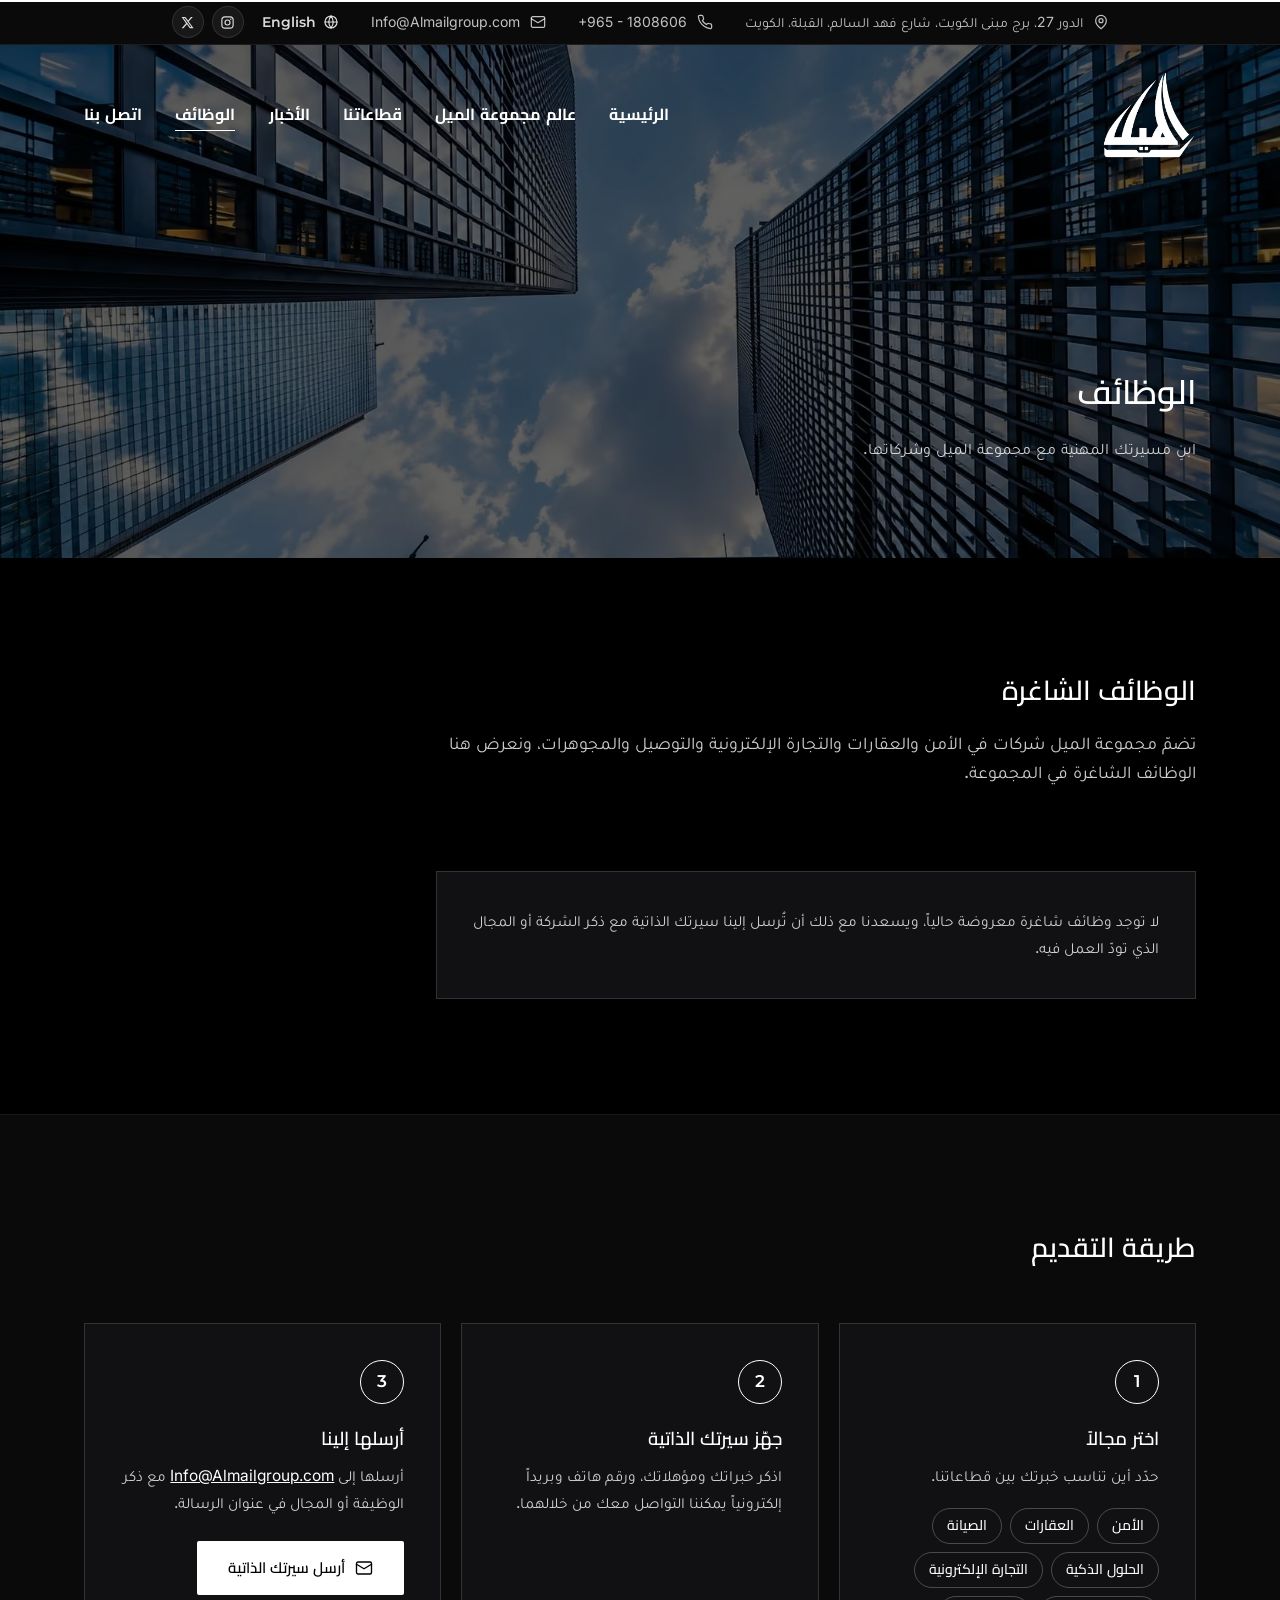
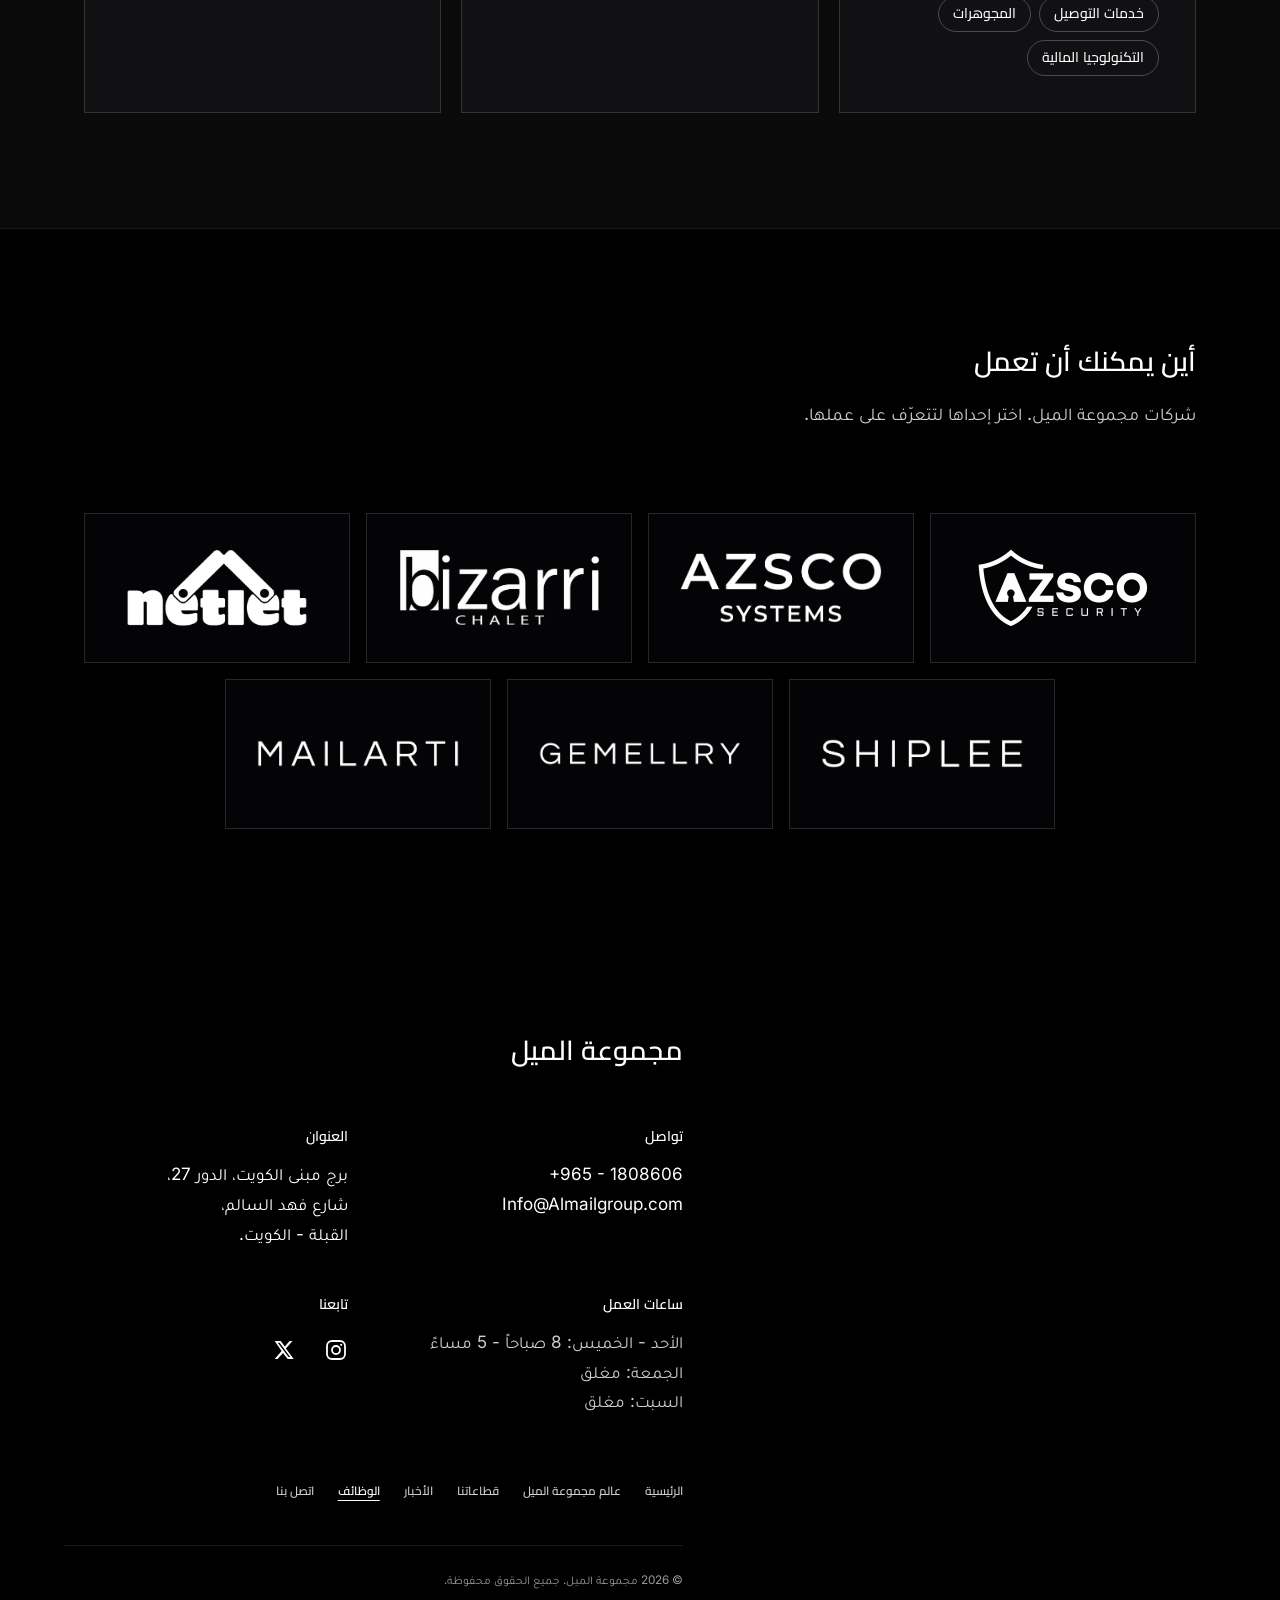
<file: ar/careers/index.html>
<!DOCTYPE html>
<html lang="ar" dir="rtl">
<head>
<meta charset="utf-8">
<meta name="viewport" content="width=device-width, initial-scale=1">
<title>الوظائف | مجموعة الميل</title>
<meta name="description" content="الوظائف في مجموعة الميل وشركاتها في الكويت: الشواغر المتاحة وطريقة التقديم.">
<meta name="theme-color" content="#000000">
<link rel="canonical" href="https://www.almailgroup.com/ar/careers/">
<link rel="alternate" hreflang="en" href="https://www.almailgroup.com/careers/">
<link rel="alternate" hreflang="ar" href="https://www.almailgroup.com/ar/careers/">
<link rel="alternate" hreflang="x-default" href="https://www.almailgroup.com/careers/">
<meta property="og:type" content="website">
<meta property="og:site_name" content="مجموعة الميل">
<meta property="og:locale" content="ar_KW">
<meta property="og:locale:alternate" content="en_US">
<meta property="og:title" content="الوظائف | مجموعة الميل">
<meta property="og:description" content="الوظائف في مجموعة الميل وشركاتها في الكويت: الشواغر المتاحة وطريقة التقديم.">
<meta property="og:url" content="https://www.almailgroup.com/ar/careers/">
<meta property="og:image" content="https://www.almailgroup.com/assets/img/og-share.jpg?v=f45fd65ebc">
<meta property="og:image:width" content="1200">
<meta property="og:image:height" content="630">
<meta name="twitter:card" content="summary_large_image">
<link rel="icon" type="image/png" sizes="32x32" href="/assets/img/favicon-32.png?v=187c327753">
<link rel="icon" type="image/png" sizes="192x192" href="/assets/img/favicon-192.png?v=b509cb3de9">
<link rel="apple-touch-icon" href="/assets/img/apple-touch-icon.png?v=9ba8148e47">
<link rel="manifest" href="/ar/manifest.webmanifest">
<meta name="apple-mobile-web-app-title" content="مجموعة الميل">
<link rel="preload" href="/assets/fonts/tajawal-arabic-400.woff2?v=86dcc0150b" as="font" type="font/woff2" crossorigin>
<link rel="preload" href="/assets/fonts/cairo-arabic.woff2?v=714d40cf07" as="font" type="font/woff2" crossorigin>
<link rel="preload" as="image" type="image/avif" href="/assets/img/photos/footer-skyscrapers-bw.avif?v=7cd6192219" imagesrcset="/assets/img/photos/footer-skyscrapers-bw-960.avif?v=c5af413aeb 960w, /assets/img/photos/footer-skyscrapers-bw.avif?v=7cd6192219 1672w" imagesizes="100vw" media="not all and (max-width: 640px) and (orientation: portrait)" fetchpriority="high">
<link rel="preload" as="image" type="image/avif" href="/assets/img/photos/footer-skyscrapers-bw-portrait.avif?v=95ace2f9c3" media="(max-width: 640px) and (orientation: portrait)" fetchpriority="high">
<style>
@font-face {
font-family: "Inter";
src: url(/assets/fonts/inter-latin.woff2?v=c0815e503a) format("woff2");
font-weight: 400 600;
font-display: swap;
}
@font-face {
font-family: "Montserrat";
src: url(/assets/fonts/montserrat-latin.woff2?v=a5ec54920b) format("woff2");
font-weight: 100 900;
font-display: swap;
}
@font-face {
font-family: "Inter Fallback";
src: local("Arial"), local("ArialMT"), local("Liberation Sans");
size-adjust: 107.48%;
ascent-override: 90.13%;
descent-override: 22.44%;
line-gap-override: 0%;
}
@font-face {
font-family: "Montserrat Fallback";
src: local("Arial"), local("ArialMT"), local("Liberation Sans");
font-weight: 100 500;
size-adjust: 113.5%;
ascent-override: 85.29%;
descent-override: 22.11%;
line-gap-override: 0%;
}
@font-face {
font-family: "Montserrat Fallback";
src: local("Arial Bold"), local("Arial-BoldMT"), local("Liberation Sans Bold");
font-weight: 600 900;
size-adjust: 107.53%;
ascent-override: 90.02%;
descent-override: 23.34%;
line-gap-override: 0%;
}
@font-face {
font-family: "Cairo";
src: url(/assets/fonts/cairo-arabic.woff2?v=714d40cf07) format("woff2");
font-weight: 200 1000;
font-display: swap;
unicode-range: U+0600-06FF, U+0750-077F, U+0870-08FF, U+200C-200E, U+2010-2011, U+204F, U+2E41, U+FB50-FDFF, U+FE70-FEFC;
}
@font-face {
font-family: "Tajawal";
src: url(/assets/fonts/tajawal-arabic-400.woff2?v=86dcc0150b) format("woff2");
font-weight: 400;
font-display: swap;
unicode-range: U+0600-06FF, U+0750-077F, U+0870-08FF, U+200C-200E, U+2010-2011, U+204F, U+2E41, U+FB50-FDFF, U+FE70-FEFC;
}
@font-face {
font-family: "Tajawal";
src: url(/assets/fonts/tajawal-arabic-700.woff2?v=18fca0c18f) format("woff2");
font-weight: 700;
font-display: swap;
unicode-range: U+0600-06FF, U+0750-077F, U+0870-08FF, U+200C-200E, U+2010-2011, U+204F, U+2E41, U+FB50-FDFF, U+FE70-FEFC;
}
:root {
--black: #000;
--ink: #0a0a0a;
--charcoal: #1c1c1c;
--white: #fff;
--soft: rgba(255, 255, 255, .8);
--card: #111114;
--line: rgba(255, 255, 255, .14);
--font-head: "Montserrat", "Montserrat Fallback", "Helvetica Neue", Helvetica, Arial, sans-serif;
--font-nav: var(--font-head);
--font-body: "Inter", "Inter Fallback", "Helvetica Neue", Helvetica, Arial, sans-serif;
--h1: 33.6px;
--h2: 27.2px;
--wrap: 1240px;
--gutter: clamp(20px, 5vw, 64px);
--section: clamp(88px, 12vw, 150px);
--ease: cubic-bezier(.2, .7, .2, 1);
}
html[lang="ar"] {
--font-head: "Cairo", "Montserrat", "Montserrat Fallback", Tahoma, "Geeza Pro", sans-serif;
--font-body: "Tajawal", "Inter", "Inter Fallback", Tahoma, "Geeza Pro", sans-serif;
}
*, *::before, *::after { box-sizing: border-box; }
html {
-webkit-text-size-adjust: 100%;
scroll-behavior: smooth;
scroll-padding-top: 80px;
}
body {
margin: 0;
background: var(--black);
color: var(--white);
font: 400 16px/1.75 var(--font-body);
-webkit-font-smoothing: antialiased;
-moz-osx-font-smoothing: grayscale;
}
img { display: block; max-width: 100%; height: auto; }
input, select, textarea { font-size: 16px; }
picture { display: contents; }
a, button { -webkit-tap-highlight-color: rgba(255, 255, 255, .15); }
h1, h2, h3 {
margin: 0;
font-family: var(--font-head);
font-weight: 600;
line-height: 1.12;
letter-spacing: -.02em;
}
h1, h2 { text-wrap: balance; }
h1 { font-size: var(--h1); }
h2 { font-size: var(--h2); }
p { margin: 0; }
a { color: inherit; }
ul { margin: 0; padding: 0; list-style: none; }
address { font-style: normal; }
:focus-visible { outline: 2px solid var(--white); outline-offset: 4px; }
.wrap {
width: 100%;
max-width: var(--wrap);
margin-inline: auto;
padding-inline: var(--gutter);
}
.skip-link {
position: absolute;
inset-inline-start: 16px;
top: -60px;
z-index: 100;
padding: 10px 16px;
background: var(--white);
color: var(--black);
font: 600 14px var(--font-nav);
text-decoration: none;
}
.skip-link:focus { top: 16px; }
.has-bg { position: relative; isolation: isolate; overflow: hidden; }
.bg { position: absolute; inset: 0; z-index: -2; }
.bg img { width: 100%; height: 100%; object-fit: cover; }
.photo { isolation: isolate; }
.has-hint.is-near::before {
content: "";
position: absolute;
inset: -40px;
z-index: -1;
background: var(--hint) var(--focus) 50% / cover no-repeat;
filter: blur(24px);
}
.has-hint.is-loaded::before { visibility: hidden; transition: visibility 0s .8s; }
.js .photo-fade img { opacity: 0; transition: opacity .7s var(--ease); }
.js .photo-fade.is-loaded img { opacity: 1; }
.has-bg::before {
content: "";
position: absolute;
inset: 0;
z-index: -1;
background: rgba(0, 0, 0, var(--overlay, .6));
}
.site-header {
position: absolute;
top: 0;
left: 0;
right: 0;
z-index: 20;
}
.topbar {
background: var(--ink);
border-bottom: 1px solid rgba(255, 255, 255, .08);
font-size: 14px;
color: rgba(255, 255, 255, .75);
}
.topbar-inner { display: flex; align-items: center; justify-content: center; gap: 32px; min-height: 44px; }
.topbar-contact { display: flex; align-items: center; gap: 32px; }
.topbar-contact li { display: flex; align-items: center; gap: 10px; white-space: nowrap; }
.topbar-contact svg { flex-shrink: 0; width: 16px; height: 16px; }
.topbar-contact a { color: inherit; text-decoration: none; transition: color .25s var(--ease); }
.tb-short { display: none; }
.topbar-social { display: flex; gap: 8px; }
.topbar-social a {
display: inline-flex;
align-items: center;
justify-content: center;
width: 32px;
height: 32px;
border: 1px solid rgba(255, 255, 255, .1);
border-radius: 50%;
background: rgba(255, 255, 255, .06);
color: rgba(255, 255, 255, .85);
transition: color .25s var(--ease), border-color .25s var(--ease);
}
.topbar-social svg { width: 15px; height: 15px; }
.topbar-end { display: flex; align-items: center; gap: 18px; }
.lang-link {
display: inline-flex;
align-items: center;
gap: 7px;
min-height: 32px;
font: 600 14px/1 var(--font-nav);
color: rgba(255, 255, 255, .85);
text-decoration: none;
transition: color .25s var(--ease);
}
.lang-link svg { width: 16px; height: 16px; }
.lang-link[lang="ar"],
.m-lang[lang="ar"],
.not-found-ar { font-family: "Tajawal", Tahoma, "Geeza Pro", sans-serif; }
.header-inner { display: flex; align-items: center; justify-content: space-between; gap: 32px; padding-block: 26px; }
.site-header.is-stuck {
position: fixed;
background: rgba(8, 8, 10, .96);
border-bottom: 1px solid rgba(255, 255, 255, .08);
animation: header-in .35s var(--ease);
}
.site-header.is-stuck .topbar { display: none; }
.site-header.is-stuck .header-inner { padding-block: 10px; }
.site-header.is-stuck .brand-logo { height: 54px; }
.site-header.is-stuck { transition: transform .25s var(--ease); }
.site-header.is-stuck.is-hidden { animation: none; transform: translateY(-100%); }
@keyframes header-in {
from { transform: translateY(-100%); }
to { transform: none; }
}
.brand { display: inline-flex; flex-shrink: 0; }
.brand-logo { width: auto; height: 88px; }
.nav { margin-inline-start: auto; }
.nav ul { display: flex; align-items: center; gap: clamp(20px, 2.6vw, 40px); }
.header-lang { display: none; }
@media (min-width: 1081px) {
.site-header.is-stuck .header-lang { display: inline-flex; }
}
.nav-link {
position: relative;
display: inline-block;
padding-block: 8px;
font: 700 16px/1.2 var(--font-nav);
letter-spacing: .02em;
color: var(--white);
text-decoration: none;
white-space: nowrap;
transition: color .25s var(--ease);
}
.nav-link::after {
content: "";
position: absolute;
left: 0;
right: 0;
bottom: 2px;
height: 1px;
background: currentColor;
transform: scaleX(0);
transform-origin: left;
transition: transform .35s var(--ease);
}
.nav-link[aria-current="page"]::after { transform: scaleX(1); }
.header-actions { display: none; align-items: center; gap: 10px; margin-inline-end: -6px; }
.burger {
display: none;
position: relative;
width: 44px;
height: 44px;
padding: 0;
border: 0;
background: none;
color: var(--white);
cursor: pointer;
}
.burger span,
.burger span::before,
.burger span::after {
position: absolute;
left: 10px;
width: 24px;
height: 1.5px;
background: currentColor;
content: "";
}
.burger span { top: 50%; }
.burger span::before { left: 0; top: -8px; }
.burger span::after { left: 0; top: 8px; }
.backdrop {
position: fixed;
inset: 0;
z-index: 40;
background: rgba(0, 0, 0, .6);
opacity: 0;
visibility: hidden;
transition: opacity .3s var(--ease), visibility 0s .3s;
}
.backdrop.is-open { opacity: 1; visibility: visible; transition: opacity .3s var(--ease); }
.mobile-nav {
position: fixed;
top: 0;
inset-inline-end: 0;
bottom: 0;
z-index: 50;
display: flex;
flex-direction: column;
width: min(380px, 88vw);
padding: 22px 28px 32px;
background: var(--ink);
overflow-y: auto;
overscroll-behavior: contain;
transform: translateX(100%);
visibility: hidden;
transition: transform .4s var(--ease), visibility 0s .4s;
}
.mobile-nav.is-open { transform: none; visibility: visible; transition: transform .4s var(--ease); }
.mobile-nav-head { display: flex; align-items: center; justify-content: space-between; margin-bottom: 36px; }
.mobile-nav-head .brand-logo { height: 56px; }
.close {
width: 44px;
height: 44px;
padding: 10px;
border: 0;
background: none;
color: var(--white);
cursor: pointer;
}
.close svg { width: 24px; height: 24px; }
.m-link {
display: block;
padding: 14px 0;
border-bottom: 1px solid rgba(255, 255, 255, .1);
font: 700 20px/1.3 var(--font-nav);
color: var(--white);
text-decoration: none;
}
.m-link[aria-current="page"] { text-decoration: underline; text-decoration-thickness: 1px; text-underline-offset: 8px; }
.m-link:active { color: var(--soft); }
.m-lang {
display: flex;
align-items: center;
gap: 10px;
min-height: 52px;
border-bottom: 1px solid rgba(255, 255, 255, .1);
font: 600 18px/1.3 var(--font-nav);
color: var(--soft);
text-decoration: none;
}
.m-lang svg { width: 18px; height: 18px; color: var(--soft); }
.m-lang:active { color: var(--soft); }
.m-contact { margin-top: auto; padding-top: 36px; }
.m-call { width: 100%; }
.m-details { display: grid; gap: 2px; margin-top: 18px; font-size: 16px; color: var(--soft); }
.m-details li { display: flex; align-items: center; gap: 12px; }
.m-details svg { flex-shrink: 0; width: 18px; height: 18px; color: var(--soft); }
.m-details a,
.m-details span { padding-block: 9px; }
.m-details a { color: var(--white); text-decoration: none; }
.m-social { margin-top: 10px; }
.hero {
display: flex;
align-items: center;
min-height: 100vh;
min-height: 100svh;
padding-block: 200px 120px;
}
.hero::before {
background: linear-gradient(90deg, rgba(0, 0, 0, .78) 0%, rgba(0, 0, 0, .58) 42%, rgba(0, 0, 0, .28) 100%);
}
.hero-title { margin-bottom: 28px; font-size: 33.5px; }
.hero-actions { display: flex; flex-wrap: wrap; gap: 14px; margin-top: 44px; }
.btn {
display: inline-flex;
align-items: center;
justify-content: center;
min-height: 54px;
padding: 0 30px;
border: 1px solid transparent;
border-radius: 2px;
font: 600 15px/1 var(--font-nav);
letter-spacing: .03em;
text-decoration: none;
transition: background .3s var(--ease), border-color .3s var(--ease), color .3s var(--ease), transform .15s var(--ease);
}
.btn:active { transform: scale(.97); }
.btn { gap: 10px; }
.btn svg { flex-shrink: 0; width: 18px; height: 18px; }
.btn-primary { background: var(--white); color: var(--black); }
.btn-ghost { border-color: rgba(255, 255, 255, .6); color: var(--white); }
.hero-lead {
max-width: 600px;
font-size: 16px;
line-height: 1.65;
color: var(--white);
}
.scroll-cue {
position: absolute;
left: 50%;
bottom: 28px;
width: 44px;
height: 64px;
margin-left: -22px;
padding: 8px 10px;
color: var(--white);
opacity: .85;
}
.scroll-cue svg { width: 24px; height: 48px; animation: nudge 2.4s ease-in-out infinite; }
@keyframes nudge {
0%, 100% { transform: translateY(-4px); }
50% { transform: translateY(6px); }
}
.why { --overlay: .5; padding-block: clamp(110px, 16vw, 200px); }
.why-band {
max-width: 1160px;
padding: clamp(36px, 6vw, 84px);
background: var(--white);
color: var(--black);
}
.why-band h2 { margin-bottom: clamp(28px, 4vw, 44px); }
.why-band h3 { margin-bottom: 16px; font-size: 18.6px; line-height: 1.25; }
.why-band p { font-size: 15.4px; color: #1a1a1a; }
.why-body {
display: grid;
grid-template-columns: minmax(0, 1fr) minmax(0, 1fr);
gap: clamp(32px, 5vw, 72px);
align-items: start;
}
.why-areas { display: grid; grid-template-columns: repeat(2, minmax(0, 1fr)); gap: 12px; }
.why-areas li {
display: flex;
align-items: center;
gap: 14px;
padding: 14px 16px;
border: 1px solid #e5e5e5;
font: 600 16px/1.25 var(--font-head);
color: #111;
}
.why-icon {
display: inline-flex;
flex-shrink: 0;
align-items: center;
justify-content: center;
width: 42px;
height: 42px;
border-radius: 50%;
background: #f0f0f0;
color: var(--black);
}
.why-icon svg { width: 22px; height: 22px; }
.about { --overlay: .62; padding-block: var(--section); }
.section-head { margin-bottom: clamp(48px, 7vw, 84px); }
.subtitle {
margin-top: 14px;
font-family: var(--font-head);
font-weight: 500;
font-size: 20px;
color: var(--soft);
}
.about-head {
display: grid;
grid-template-columns: minmax(0, 1fr) minmax(0, 1fr);
gap: clamp(32px, 6vw, 96px);
align-items: end;
margin-bottom: clamp(48px, 6vw, 72px);
}
.about-head .section-head { margin-bottom: 0; }
.about-text { font-size: 16px; line-height: 1.7; color: var(--white); }
.sub-logos {
--cols: 4;
--gx: 16px;
display: flex;
flex-wrap: wrap;
justify-content: center;
gap: var(--gx);
}
.sub-logos li {
display: flex;
flex: 0 0 calc((100% - (var(--cols) - 1) * var(--gx)) / var(--cols));
height: 150px;
border: 1px solid var(--line);
background: rgba(10, 10, 14, .45);
transition: background .3s var(--ease), border-color .3s var(--ease);
}
.sub-logos a { display: flex; align-items: center; justify-content: center; width: 100%; padding: 26px; }
.sub-logos a:active { background: rgba(255, 255, 255, .06); }
.sub-logos img { width: auto; max-width: 100%; max-height: 84px; object-fit: contain; }
.sectors { --overlay: .55; padding-block: var(--section); }
.sectors-head { max-width: 800px; margin: 0 auto clamp(48px, 7vw, 80px); text-align: center; }
.sectors-head p { margin-top: 24px; font-size: 16px; color: var(--white); }
.sector-list {
display: grid;
grid-template-columns: repeat(2, minmax(0, 1fr));
column-gap: clamp(32px, 6vw, 96px);
max-width: 1120px;
margin-inline: auto;
}
.sector-list li { border-bottom: 1px solid rgba(255, 255, 255, .16); }
.sector-list li:nth-child(-n + 2) { border-top: 1px solid rgba(255, 255, 255, .16); }
.sector-link {
display: flex;
align-items: center;
gap: 22px;
padding: 24px 4px;
font: 500 24px/1.15 var(--font-head);
color: var(--white);
text-decoration: none;
transition: color .35s var(--ease);
}
.sector-num {
min-width: 2.2em;
font: 600 14px/1 var(--font-nav);
letter-spacing: .1em;
color: var(--soft);
}
.sector-name { flex: 1; transition: transform .45s var(--ease); }
.sector-arrow {
display: inline-flex;
color: var(--white);
opacity: 0;
transform: translateX(-10px);
transition: opacity .35s var(--ease), transform .45s var(--ease);
}
.sector-arrow svg { width: 28px; height: 28px; }
.sector-link:active { color: var(--soft); }
.sector-link:focus-visible .sector-name { transform: translateX(6px); }
.sector-link:focus-visible .sector-arrow { opacity: 1; transform: none; }
.logo-grid {
--cols: 4;
--gx: 32px;
display: flex;
flex-wrap: wrap;
justify-content: center;
column-gap: var(--gx);
margin-inline: auto;
}
.logo-grid li {
display: flex;
flex: 0 0 calc((100% - (var(--cols) - 1) * var(--gx)) / var(--cols));
align-items: center;
justify-content: center;
}
.logo-grid img { width: auto; max-width: 100%; object-fit: contain; }
.partners { padding-block: var(--section); background: var(--black); }
.logo-grid--partners {
display: grid;
grid-template-columns: repeat(4, minmax(0, 1fr));
column-gap: 0;
max-width: 1160px;
margin-top: clamp(48px, 6vw, 72px);
border-top: 1px solid rgba(255, 255, 255, .12);
border-inline-start: 1px solid rgba(255, 255, 255, .12);
}
.logo-grid--partners li {
height: 160px;
padding: 28px;
border-inline-end: 1px solid rgba(255, 255, 255, .12);
border-bottom: 1px solid rgba(255, 255, 255, .12);
transition: background .3s var(--ease);
}
.logo-grid--partners img { max-height: 58px; max-width: min(210px, 100%); }
.clients-head { padding-block: clamp(80px, 9vw, 112px) clamp(48px, 6vw, 64px); background: var(--black); text-align: center; }
.divider { display: block; width: 64px; height: 1px; margin: 26px auto 0; background: var(--white); }
.clients-body { padding-block: clamp(8px, 2vw, 24px) clamp(80px, 10vw, 130px); background: var(--black); }
.logo-grid--clients {
--cols: 5;
--gx: clamp(24px, 4vw, 52px);
row-gap: clamp(36px, 4vw, 56px);
max-width: 1160px;
}
.logo-grid--clients li { height: 110px; }
.logo-grid--clients img {
max-height: 84px;
max-width: min(190px, 100%);
opacity: .62;
transition: opacity .35s var(--ease);
}
.quote { --overlay: .58; padding-block: clamp(110px, 14vw, 170px); text-align: center; }
.quote-track { display: grid; }
.quote-slide { grid-area: 1 / 1; transition: opacity .7s var(--ease); }
.quote figure { margin: 0; }
.quote-slide[hidden] { display: block; visibility: hidden; opacity: 0; }
.quote blockquote { margin: 0 auto; max-width: 960px; }
.quote blockquote p { font: 500 26px/1.25 var(--font-head); text-wrap: balance; }
.quote figcaption { display: flex; flex-direction: column; align-items: center; gap: 4px; margin-top: 36px; }
.quote figcaption::before { content: ""; width: 48px; height: 2px; margin-bottom: 18px; background: var(--white); }
.quote-name { font-size: 19px; font-weight: 600; }
.quote-role { font-size: 16px; color: var(--soft); }
.quote-dots { display: flex; justify-content: center; gap: 4px; margin-top: 48px; }
.quote-dot {
position: relative;
width: 24px;
height: 24px;
padding: 0;
border: 0;
background: none;
cursor: pointer;
}
.quote-dot::before {
content: "";
position: absolute;
inset: 8px;
border: 1px solid var(--white);
border-radius: 50%;
transition: background .3s var(--ease);
}
.quote-dot[aria-current="true"]::before { background: var(--white); }
.site-footer { display: grid; grid-template-columns: minmax(0, 5fr) minmax(0, 7fr); background: var(--black); }
.footer-photo { position: relative; min-height: 100%; overflow: hidden; }
.footer-photo.has-hint::before { background-position: center; filter: grayscale(1) brightness(.78) blur(24px); }
.footer-photo img { position: absolute; inset: 0; width: 100%; height: 100%; object-fit: cover; filter: grayscale(1) brightness(.78); }
.footer-panel { padding: clamp(56px, 7vw, 100px) clamp(28px, 5vw, 80px) clamp(32px, 4vw, 48px); }
.footer-title { margin-bottom: clamp(36px, 5vw, 56px); font-size: var(--h2); }
.footer-grid { display: grid; grid-template-columns: repeat(auto-fit, minmax(240px, 1fr)); gap: 44px clamp(24px, 4vw, 56px); }
.footer-nav { margin-top: clamp(40px, 5vw, 56px); }
.footer-nav ul { display: flex; flex-wrap: wrap; gap: 4px 24px; }
.footer-nav a {
display: inline-flex;
align-items: center;
min-height: 36px;
font: 600 11.8px/1.2 var(--font-nav);
color: var(--soft);
text-decoration: none;
transition: color .25s var(--ease);
}
.footer-nav a[aria-current="page"] { color: var(--white); text-decoration: underline; text-decoration-thickness: 1px; text-underline-offset: 5px; }
.footer-legal {
margin-top: clamp(28px, 3vw, 36px);
padding-top: 24px;
border-top: 1px solid rgba(255, 255, 255, .1);
font-size: 11.8px;
color: rgba(255, 255, 255, .6);
}
.footer-grid h3 {
margin-bottom: 14px;
font: 600 14px/1.2 var(--font-nav);
letter-spacing: .14em;
text-transform: uppercase;
}
.footer-grid p,
.footer-grid address,
.footer-contact { font-size: 17px; line-height: 1.75; color: var(--soft); }
.footer-grid a { color: var(--white); text-decoration: none; }
.social { display: flex; gap: 8px; margin-inline-start: -10px; }
.social a { display: inline-flex; width: 44px; height: 44px; padding: 10px; color: var(--white); transition: color .25s var(--ease); }
.social svg { width: 24px; height: 24px; }
.to-top {
position: fixed;
inset-inline-end: 16px;
bottom: 16px;
z-index: 30;
display: inline-flex;
align-items: center;
justify-content: center;
width: 48px;
height: 48px;
padding: 0;
border: 1px solid rgba(255, 255, 255, .3);
border-radius: 50%;
background: rgba(8, 8, 10, .92);
color: var(--white);
cursor: pointer;
opacity: 0;
visibility: hidden;
transform: translateY(12px);
transition: opacity .3s var(--ease), transform .3s var(--ease), visibility 0s .3s;
}
.to-top[hidden] { display: none; }
.to-top.is-visible { opacity: 1; visibility: visible; transform: none; transition: opacity .3s var(--ease), transform .3s var(--ease); }
.to-top svg { width: 20px; height: 20px; }
.to-top:active { border-color: var(--white); background: rgba(255, 255, 255, .12); }
.page-hero {
--overlay: .62;
display: flex;
align-items: flex-end;
min-height: 62vh;
padding-block: 230px clamp(64px, 8vw, 96px);
}
.page-lead { max-width: 620px; margin-top: 20px; font-size: 16px; color: var(--soft); }
.page-section { padding-block: clamp(72px, 9vw, 120px); background: var(--black); }
.page-section--alt { border-block: 1px solid rgba(255, 255, 255, .06); background: var(--ink); }
.lead-text { max-width: 760px; margin-top: 18px; font-size: 17.9px; line-height: 1.65; color: var(--soft); }
.page-intro { margin: 0 0 clamp(40px, 5vw, 64px); color: var(--white); }
.icon-badge {
display: inline-flex;
flex-shrink: 0;
align-items: center;
justify-content: center;
width: 52px;
height: 52px;
border-radius: 50%;
background: rgba(255, 255, 255, .1);
color: var(--white);
}
.icon-badge svg { width: 24px; height: 24px; }
.company-card,
.sector-card,
.item-card,
.contact-card,
.empty-note,
.side-note,
.steps > li,
.online-card { border: 1px solid var(--line); background: var(--card); }
.company-card,
.sector-card { scroll-margin-top: 100px; transition: border-color .4s var(--ease); }
.company-card:target,
.sector-card:target { border-color: var(--white); }
.chips-label { margin-top: 22px; font: 600 13px/1.2 var(--font-nav); letter-spacing: .12em; text-transform: uppercase; color: rgba(255, 255, 255, .62); }
.chips { display: flex; flex-wrap: wrap; gap: 8px; margin-top: 10px; }
.chip {
display: inline-flex;
align-items: center;
min-height: 36px;
padding: 0 14px;
border: 1px solid rgba(255, 255, 255, .24);
border-radius: 999px;
font: 500 14px/1.2 var(--font-nav);
color: var(--white);
text-decoration: none;
transition: border-color .25s var(--ease), color .25s var(--ease);
}
a.chip:active { border-color: var(--white); background: rgba(255, 255, 255, .1); }
.company-grid { display: grid; grid-template-columns: repeat(auto-fill, minmax(min(100%, 340px), 1fr)); gap: 20px; }
.company-card { display: flex; flex-direction: column; }
.company-logo {
display: flex;
align-items: center;
justify-content: center;
height: 170px;
padding: 32px;
border-bottom: 1px solid rgba(255, 255, 255, .1);
background: var(--charcoal);
}
.company-logo img { width: auto; max-width: min(240px, 100%); max-height: 84px; object-fit: contain; }
.company-body { display: flex; flex: 1; flex-direction: column; align-items: flex-start; padding: clamp(24px, 3vw, 32px); }
.company-field { margin-bottom: 10px; font: 600 13px/1.2 var(--font-nav); letter-spacing: .12em; text-transform: uppercase; color: var(--soft); }
.company-body h3 { font-size: 18.6px; }
.company-text { margin-top: 12px; font-size: 15.4px; line-height: 1.65; color: var(--soft); }
.company-link {
display: inline-flex;
align-items: center;
gap: 8px;
min-height: 44px;
margin-top: auto;
padding-top: 18px;
font: 600 15px/1.2 var(--font-nav);
color: var(--white);
text-decoration: none;
}
.company-link svg { width: 16px; height: 16px; color: var(--white); }
.sector-cards { display: grid; grid-template-columns: repeat(2, minmax(0, 1fr)); gap: 20px; }
.sector-card { padding: clamp(28px, 3.4vw, 44px); }
.sector-card-top { display: flex; align-items: center; justify-content: space-between; margin-bottom: 26px; }
.sector-card h2 { font-size: 18.6px; }
.sector-text { margin-top: 12px; font-size: 15.4px; line-height: 1.65; color: var(--soft); }
.news-layout { display: grid; grid-template-columns: minmax(0, 1fr) 320px; gap: clamp(32px, 5vw, 64px); align-items: start; }
.item-list { display: grid; gap: 20px; }
.item-card { padding: clamp(28px, 3.4vw, 44px); }
.item-meta { display: block; margin-bottom: 14px; font: 600 14px/1.3 var(--font-nav); letter-spacing: .06em; color: var(--soft); }
.item-card h2,
.item-card h3 { margin-bottom: 14px; font-size: 18.6px; }
.item-card p { font-size: 15.4px; color: var(--soft); }
.item-card p + p { margin-top: 14px; }
.item-card .btn { margin-top: 24px; }
.side-note { padding: 28px; }
.side-note h2 { margin-bottom: 12px; font-size: 18.6px; }
.side-note p { font-size: 15.4px; color: var(--soft); }
.side-note p + p { margin-top: 12px; }
.side-note a { color: var(--white); }
.side-note .social { margin-top: 10px; }
.empty-note { max-width: 760px; padding: clamp(24px, 3vw, 36px); font-size: 15.4px; color: var(--soft); }
.steps { display: grid; grid-template-columns: repeat(3, minmax(0, 1fr)); gap: 20px; margin: clamp(36px, 5vw, 56px) 0 0; padding: 0; list-style: none; }
.steps > li { display: flex; flex-direction: column; align-items: flex-start; padding: clamp(28px, 3vw, 36px); }
.step-num {
display: inline-flex;
align-items: center;
justify-content: center;
width: 44px;
height: 44px;
margin-bottom: 22px;
border: 1px solid var(--white);
border-radius: 50%;
font: 600 17px/1 var(--font-nav);
color: var(--white);
}
.steps h3 { margin-bottom: 10px; font-size: 18.6px; }
.steps p { font-size: 15.4px; color: var(--soft); }
.steps p a { color: var(--white); }
.steps .chips { margin-top: 18px; }
.steps .btn { margin-top: 24px; }
.contact-cards { display: grid; grid-template-columns: repeat(4, minmax(0, 1fr)); gap: 20px; }
.contact-card { display: flex; flex-direction: column; align-items: flex-start; padding: clamp(26px, 3vw, 34px); }
.contact-card h2 { margin: 22px 0 10px; font-size: 18.6px; }
.contact-card p,
.contact-card address { margin-bottom: 24px; font-size: 15.4px; line-height: 1.7; color: var(--soft); }
.contact-card p a { color: var(--white); text-decoration: none; overflow-wrap: anywhere; }
.contact-card .btn { margin-top: auto; }
.hours { width: 100%; font-size: 15.4px; color: var(--soft); }
.hours li { display: flex; flex-wrap: wrap; justify-content: space-between; gap: 4px 12px; padding-block: 9px; border-bottom: 1px solid rgba(255, 255, 255, .08); }
.hours li span:last-child { color: var(--white); }
.online-list { display: grid; grid-template-columns: repeat(auto-fill, minmax(min(100%, 240px), 1fr)); gap: 20px; }
.online-card {
display: flex;
flex-direction: column;
align-items: flex-start;
gap: 6px;
height: 100%;
padding: 28px;
color: var(--white);
text-decoration: none;
transition: border-color .3s var(--ease);
}
.online-card:active { border-color: var(--white); }
.online-logo { display: flex; align-items: center; height: 64px; margin-bottom: 14px; }
.online-logo img { width: auto; max-width: 200px; max-height: 56px; object-fit: contain; }
.online-name { font: 600 18.6px/1.2 var(--font-head); }
.online-url { display: inline-flex; align-items: center; gap: 8px; font-size: 15.4px; color: var(--white); }
.online-url svg { width: 15px; height: 15px; }
.cta-band { padding-block: clamp(64px, 8vw, 104px); background: var(--charcoal); }
.cta-inner { display: flex; flex-wrap: wrap; align-items: center; justify-content: space-between; gap: 28px 48px; }
.cta-band h2 { font-size: var(--h2); }
.cta-band p { max-width: 560px; margin-top: 12px; color: var(--soft); }
.cta-actions { display: flex; flex-wrap: wrap; gap: 14px; }
.text-link { color: var(--white); font: 600 17px var(--font-nav); text-underline-offset: 5px; }
@media (hover: hover) {
.topbar-contact a:hover,
.lang-link:hover { color: var(--white); }
.topbar-social a:hover { color: var(--white); border-color: rgba(255, 255, 255, .6); }
.nav-link:hover::after { transform: scaleX(1); }
.btn-primary:hover { border-color: var(--white); background: var(--black); color: var(--white); }
.btn-ghost:hover { border-color: var(--white); background: rgba(255, 255, 255, .1); }
.scroll-cue:hover { opacity: 1; }
.sub-logos li:hover { border-color: rgba(255, 255, 255, .32); background: rgba(10, 10, 14, .62); }
.sector-link:hover .sector-name { transform: translateX(6px); }
.sector-link:hover .sector-arrow { opacity: 1; transform: none; }
.logo-grid--partners li:hover { background: rgba(255, 255, 255, .04); }
.logo-grid--clients li:hover img { opacity: 1; }
.footer-grid a:hover { text-decoration: underline; text-underline-offset: 4px; }
.social a:hover { color: var(--soft); }
.to-top:hover { border-color: var(--white); background: rgba(255, 255, 255, .12); }
.footer-nav a:hover { color: var(--white); }
a.chip:hover { border-color: var(--white); background: rgba(255, 255, 255, .1); }
.company-link:hover span { text-decoration: underline; text-underline-offset: 4px; }
.online-card:hover { border-color: rgba(255, 255, 255, .6); }
.contact-card p a:hover,
.side-note a:hover,
.steps p a:hover { text-decoration: underline; text-underline-offset: 4px; }
}
.topbar-contact a:active,
.lang-link:active,
.footer-nav a:active { color: var(--white); }
.topbar-social a:active,
.social a:active,
.company-link:active { color: var(--soft); }
.footer-grid a:active,
.contact-card p a:active,
.side-note a:active,
.steps p a:active { text-decoration: underline; text-underline-offset: 4px; }
@media (prefers-reduced-motion: no-preference) {
@view-transition { navigation: auto; }
}
::view-transition-old(root),
::view-transition-new(root) { animation-duration: .22s; }
[dir="rtl"] * { letter-spacing: 0 !important; }
[dir="rtl"] [dir="ltr"],
[dir="rtl"] [dir="ltr"] * { letter-spacing: normal !important; }
[dir="rtl"] h1,
[dir="rtl"] h2 { line-height: 1.35; }
[dir="rtl"] h3 { line-height: 1.45; }
[dir="rtl"] .quote blockquote p { line-height: 1.45; }
[dir="rtl"] .nav-link::after { transform-origin: right; }
[dir="rtl"] .mobile-nav { transform: translateX(-100%); }
[dir="rtl"] .mobile-nav.is-open { transform: none; }
[dir="rtl"] .sector-arrow { transform: translateX(10px); }
[dir="rtl"] .sector-arrow svg,
[dir="rtl"] .company-link svg,
[dir="rtl"] .online-url svg { transform: scaleX(-1); }
[dir="rtl"] .sector-link:focus-visible .sector-name { transform: translateX(-6px); }
@media (hover: hover) {
[dir="rtl"] .sector-link:hover .sector-name { transform: translateX(-6px); }
}
@media (min-width: 901px) {
[dir="rtl"] .hero::before {
background: linear-gradient(270deg, rgba(0, 0, 0, .78) 0%, rgba(0, 0, 0, .58) 42%, rgba(0, 0, 0, .28) 100%);
}
}
:root {
--ease-out: cubic-bezier(.16, 1, .3, 1);
--ease-pop: cubic-bezier(.34, 1.56, .64, 1);
}
.words .w { display: inline-block; overflow: hidden; padding-block: .1em .16em; margin-block: -.1em -.16em; vertical-align: top; }
.words .w > span { display: inline-block; }
.words .w { --d: 0s; }
[dir="rtl"] .words .w { padding-block: .24em; margin-block: -.24em; }
@media screen and (prefers-reduced-motion: no-preference) {
.js .reveal {
opacity: 0;
transform: translateY(32px);
transition: opacity .8s var(--ease), transform 1s var(--ease-out);
}
.js .reveal.is-in { opacity: 1; transform: none; }
.js .reveal.words { opacity: 1; transform: none; }
.js .words .w > span {
transform: translateY(105%);
transition: transform 1.05s var(--ease-out) var(--d, 0s);
}
.js .is-in .words .w > span,
.js .words.is-in .w > span { transform: none; }
.words .w:nth-child(2) { --d: 0.07s; }
.words .w:nth-child(3) { --d: 0.14s; }
.words .w:nth-child(4) { --d: 0.21s; }
.words .w:nth-child(5) { --d: 0.28s; }
.words .w:nth-child(6) { --d: 0.35s; }
.words .w:nth-child(7) { --d: 0.42s; }
.words .w:nth-child(8) { --d: 0.49s; }
.words .w:nth-child(9) { --d: 0.56s; }
.words .w:nth-child(10) { --d: 0.63s; }
.words .w:nth-child(n + 11) { --d: .7s; }
.js .hero-title .w > span,
.js .page-hero h1 .w > span { transform: none; animation: word-rise 1.1s var(--ease-out) calc(var(--d, 0s) + .1s) both; }
.js .hero-actions { animation: rise-in 1s var(--ease-out) .5s both; }
.js .scroll-cue { animation: fade-in 1s var(--ease) 1.1s both; }
.js .reveal-pop { transform: translateY(26px) scale(.9); transition-timing-function: var(--ease), var(--ease-pop); transition-duration: .7s, .8s; }
.js .reveal-card { opacity: 1; transform: none; clip-path: inset(10% 8%); transition: clip-path 1.2s var(--ease-out); }
.js .reveal-card.is-in { clip-path: inset(0); }
.js .reveal-card .why-copy,
.js .reveal-card .why-areas li {
opacity: 0;
transform: translateY(22px);
transition: opacity .7s var(--ease) var(--d, .3s), transform .9s var(--ease-out) var(--d, .3s);
}
.js .reveal-card .why-icon { transform: scale(0); transition: transform .6s var(--ease-pop) calc(var(--d, .3s) + .15s); }
.js .reveal-card.is-in .why-copy,
.js .reveal-card.is-in .why-areas li { opacity: 1; transform: none; }
.js .reveal-card.is-in .why-icon { transform: none; }
.why-areas li:nth-child(1) { --d: 0.40s; }
.why-areas li:nth-child(2) { --d: 0.48s; }
.why-areas li:nth-child(3) { --d: 0.56s; }
.why-areas li:nth-child(4) { --d: 0.64s; }
.why-areas li:nth-child(5) { --d: 0.72s; }
.why-areas li:nth-child(6) { --d: 0.80s; }
.js .reveal-row { position: relative; opacity: 1; transform: none; border-color: transparent !important; }
.js .reveal-row::after,
.js .sector-list .reveal-row:nth-child(-n + 2)::before {
content: "";
position: absolute;
inset-inline: 0;
bottom: -1px;
height: 1px;
background: rgba(255, 255, 255, .16);
transform: scaleX(0);
transition: transform 1.3s var(--ease-out);
}
.js .sector-list .reveal-row:nth-child(-n + 2)::before { top: -1px; bottom: auto; }
.js .sector-list .reveal-row::before,
.js .sector-list .reveal-row::after { transform-origin: left; }
[dir="rtl"] .sector-list .reveal-row::before,
[dir="rtl"] .sector-list .reveal-row::after { transform-origin: right; }
.js .reveal-row .sector-link {
opacity: 0;
transform: translateX(-36px);
transition: color .35s var(--ease), opacity .7s var(--ease) .2s, transform 1s var(--ease-out) .2s;
}
.js[dir="rtl"] .reveal-row .sector-link { transform: translateX(36px); }
.js .reveal-row.is-in::after,
.js .reveal-row.is-in::before,
.js .reveal-row.is-in .sector-link { opacity: 1; transform: none; }
.js .quote-track figcaption::before,
.js .clients-head .divider { transform: scaleX(0); transition: transform 1s var(--ease-out) .45s; }
.js .quote-track.is-in figcaption::before,
.js .clients-head .is-in + .divider { transform: none; }
.js .reveal .icon-badge { transform: scale(.3); opacity: 0; transition: transform .7s var(--ease-pop) .25s, opacity .4s var(--ease) .25s; }
.js .reveal.is-in .icon-badge { transform: none; opacity: 1; }
.js .reveal-group { opacity: 1; transform: none; }
.js .reveal-group .footer-grid > *,
.js .reveal-group .footer-nav,
.js .reveal-group .footer-legal {
opacity: 0;
transform: translateY(24px);
transition: opacity .7s var(--ease) var(--d, .55s), transform .9s var(--ease-out) var(--d, .55s);
}
.js .reveal-group.is-in .footer-grid > *,
.js .reveal-group.is-in .footer-nav,
.js .reveal-group.is-in .footer-legal { opacity: 1; transform: none; }
.reveal-group .footer-grid > :nth-child(1) { --d: 0.15s; }
.reveal-group .footer-grid > :nth-child(2) { --d: 0.25s; }
.reveal-group .footer-grid > :nth-child(3) { --d: 0.35s; }
.reveal-group .footer-grid > :nth-child(4) { --d: 0.45s; }
.js .reveal:focus-within,
.js .reveal-row:focus-within .sector-link { opacity: 1; transform: none; transition: none; }
@keyframes word-rise { from { transform: translateY(105%); } }
@keyframes rise-in { from { opacity: 0; transform: translateY(24px); } }
@keyframes fade-in { from { opacity: 0; } }
}
@supports (animation-timeline: view()) {
@media screen and (prefers-reduced-motion: no-preference) {
.fx body::before {
content: "";
position: fixed;
inset: 0 0 auto;
z-index: 25;
height: 2px;
background: var(--white);
transform-origin: left;
pointer-events: none;
animation: grow linear both;
animation-timeline: scroll(root block);
}
.fx[dir="rtl"] body::before { transform-origin: right; }
.has-bg > .bg { inset: -15% 0; }
.fx .has-bg { view-timeline: --section block; view-timeline-inset: 0; }
.fx .has-bg > .bg { animation: drift linear both; animation-timeline: --section; }
.fx .hero > .bg,
.fx .page-hero > .bg { animation-name: drift-away; animation-range: exit; }
@media (max-width: 640px) {
.has-bg > .bg { inset: -10% 0; }
.fx .has-bg > .bg { animation-name: drift-small; }
.fx .hero > .bg,
.fx .page-hero > .bg { animation-name: drift-away-small; }
}
.fx .hero-inner,
.fx .page-hero .wrap { animation: float-away linear both; animation-timeline: --section; animation-range: exit 0% exit 80%; }
.fx .scroll-cue {
animation: fade-in 1s var(--ease) 1.1s backwards, fade-out linear both;
animation-timeline: auto, --section;
animation-range: normal, exit 0% exit 15%;
}
.fx .footer-photo { view-timeline: --footer-photo block; view-timeline-inset: 0; }
.fx .footer-photo img { animation: settle linear both; animation-timeline: --footer-photo; animation-range: entry 0% cover 50%; }
@keyframes grow { from { transform: scaleX(0); } }
@keyframes drift { from { transform: translateY(-11%); } to { transform: translateY(11%); } }
@keyframes drift-small { from { transform: translateY(-7.5%); } to { transform: translateY(7.5%); } }
@keyframes drift-away { to { transform: translateY(11%); } }
@keyframes drift-away-small { to { transform: translateY(7.5%); } }
@keyframes float-away { to { opacity: 0; transform: translateY(16vh) scale(.96); } }
@keyframes fade-out { to { opacity: 0; } }
@keyframes settle { from { transform: scale(1.2); } }
}
}
@media (max-width: 1200px) {
.tb-long { display: none; }
.tb-short { display: inline; }
.contact-cards { grid-template-columns: repeat(2, minmax(0, 1fr)); }
}
@media (max-width: 1080px) {
.nav { display: none; }
.header-actions { display: flex; }
.burger { display: block; }
.logo-grid--clients { --cols: 4; }
}
@media (max-width: 860px) {
.topbar-contact .tb-address,
.topbar-contact .tb-email { display: none; }
.topbar-inner { justify-content: space-between; min-height: 40px; }
}
@media (max-width: 900px) {
.hero::before { background: rgba(0, 0, 0, .6); }
.why-body { grid-template-columns: 1fr; }
.about-head { grid-template-columns: 1fr; align-items: start; }
.about-text { max-width: 640px; }
.sub-logos { --cols: 3; }
.logo-grid--clients { --cols: 3; }
.site-footer { grid-template-columns: 1fr; }
.footer-photo { height: 280px; }
.sector-cards,
.news-layout,
.steps { grid-template-columns: 1fr; }
}
@media (min-width: 1680px) {
:root { --wrap: 1480px; --section: 160px; }
.why-band,
.logo-grid--partners,
.logo-grid--clients { max-width: 1360px; }
.sector-list { max-width: 1280px; }
}
@media (min-width: 2200px) {
:root { --wrap: 1720px; }
.why-band,
.logo-grid--partners,
.logo-grid--clients { max-width: 1560px; }
.sector-list { max-width: 1440px; }
}
@media (max-width: 800px) {
.sector-list { grid-template-columns: 1fr; }
.sector-list li:nth-child(2) { border-top: 0; }
.js .sector-list .reveal-row:nth-child(2)::before { content: none; }
}
@media (max-width: 760px) {
.logo-grid--partners { grid-template-columns: repeat(2, minmax(0, 1fr)); }
}
@media (max-width: 640px) {
:root { --section: 72px; }
.header-inner { padding-block: 14px; }
.brand-logo { height: 52px; }
.site-header.is-stuck .header-inner { padding-block: 8px; }
.site-header.is-stuck .brand-logo { height: 44px; }
.hero { padding-block: 140px 96px; }
.hero-title { margin-bottom: 20px; }
.hero-actions { margin-top: 28px; }
.why { padding-block: 64px; }
.why-band { padding: 28px; }
.btn { padding: 0 20px; }
.hero-actions .btn,
.cta-actions .btn { flex: 1 1 auto; }
.cta-actions { width: 100%; }
.contact-card .btn,
.steps .btn,
.item-card .btn { align-self: stretch; }
.page-hero { min-height: 56vh; padding-block: 190px 56px; }
.contact-cards { grid-template-columns: 1fr; }
.company-logo { height: 140px; }
.why .bg img { object-position: 22% center; }
.why-areas li { flex-direction: column; align-items: flex-start; gap: 10px; padding: 14px; font-size: 15px; }
.why-icon { width: 38px; height: 38px; }
.sectors-head { text-align: start; }
.sector-link { gap: 16px; padding: 18px 2px; }
.sector-arrow svg { width: 22px; height: 22px; }
.sub-logos { --cols: 2; --gx: 12px; }
.sub-logos li { height: 112px; }
.sub-logos a { padding: 18px; }
.sub-logos img { max-height: 60px; }
.logo-grid--partners li { height: 112px; padding: 18px; }
.logo-grid--partners img { max-height: 44px; }
.logo-grid--clients { --cols: 3; --gx: 18px; row-gap: 22px; }
.logo-grid--clients li { height: 76px; }
.logo-grid--clients img { max-height: 60px; opacity: .8; }
.clients-head { padding-block: 72px 40px; }
.clients-body { padding-block: 8px 64px; }
.footer-photo { height: 180px; }
.footer-grid { gap: 32px; }
.to-top { inset-inline-end: 12px; bottom: 12px; }
}
@media (max-width: 420px) {
.footer-grid { grid-template-columns: 1fr; }
.why-band { padding: 24px 20px; }
.why-areas li { padding: 12px; font-size: 14px; }
.header-actions { gap: 6px; }
.sector-link { font-size: 22px; }
.sector-arrow { display: none; }
}
@media (max-height: 500px) and (orientation: landscape) {
:root { --section: 64px; }
.topbar { display: none; }
.header-inner { padding-block: 8px; }
.brand-logo { height: 44px; }
.site-header.is-stuck .brand-logo { height: 38px; }
.site-header.is-stuck .header-inner { padding-block: 6px; }
.hero { padding-block: 96px 56px; }
.hero-title { margin-bottom: 18px; }
.hero-actions { margin-top: 24px; }
.scroll-cue { display: none; }
.page-hero { min-height: 0; padding-block: 110px 44px; }
.why { padding-block: 56px; }
.why-band { padding: 32px; }
.clients-head { padding-block: 64px 36px; }
.footer-photo { height: 200px; }
}
@media (max-width: 400px) {
.topbar-social { display: none; }
}
@media (max-width: 359px) {
.logo-grid--clients { --cols: 2; }
}
@media (pointer: coarse) {
.topbar-contact a { padding-block: 11px; }
.lang-link { min-height: 44px; }
.topbar-social { gap: 12px; }
.topbar-social a { position: relative; }
.topbar-social a::after { content: ""; position: absolute; inset: -6px; }
.footer-contact a,
.contact-card p a { display: inline-block; padding-block: 9px; }
a.chip { min-height: 44px; }
.footer-nav a { min-height: 44px; min-width: 44px; justify-content: center; }
}
@media (prefers-reduced-motion: reduce) {
html { scroll-behavior: auto; }
*, *::before, *::after { animation: none !important; transition: none !important; }
}
</style>
<script>document.documentElement.classList.add('js')</script>
<script type="speculationrules">{"prerender": [{"where": {"href_matches": "/*"}, "eagerness": "moderate"}], "prefetch": [{"where": {"href_matches": "/*"}, "eagerness": "moderate"}]}</script>
</head>
<body>
<a class="skip-link" href="#main">تخطَّ إلى المحتوى</a>

<header class="site-header">
  <div class="topbar">
    <div class="wrap topbar-inner">
      <ul class="topbar-contact">
        <li class="tb-address"><svg viewBox="0 0 24 24" fill="none" stroke="currentColor" stroke-width="1.8" stroke-linecap="round" stroke-linejoin="round" aria-hidden="true"><path d="M20 10c0 6-8 12-8 12s-8-6-8-12a8 8 0 0 1 16 0z"/><circle cx="12" cy="10" r="3"/></svg><a href="https://www.google.com/maps/search/?api=1&query=Kuwait+Building+Tower%2C+Fahad+Al+Salem+Street%2C+Qibla%2C+Kuwait" target="_blank" rel="noopener noreferrer"><span class="tb-long">الدور 27، برج مبنى الكويت، شارع فهد السالم، القبلة، الكويت</span><span class="tb-short">برج مبنى الكويت، القبلة</span></a></li>
        <li><svg viewBox="0 0 24 24" fill="none" stroke="currentColor" stroke-width="1.8" stroke-linecap="round" stroke-linejoin="round" aria-hidden="true"><path d="M22 16.9v3a2 2 0 0 1-2.2 2 19.8 19.8 0 0 1-8.6-3.1 19.5 19.5 0 0 1-6-6A19.8 19.8 0 0 1 2.1 4.2 2 2 0 0 1 4.1 2h3a2 2 0 0 1 2 1.7c.1 1 .4 1.9.7 2.8a2 2 0 0 1-.5 2.1L8.1 9.9a16 16 0 0 0 6 6l1.3-1.2a2 2 0 0 1 2.1-.5c.9.3 1.8.6 2.8.7a2 2 0 0 1 1.7 2z"/></svg><a href="tel:+9651808606"><bdi dir="ltr">+965 - 1808606</bdi></a></li>
        <li class="tb-email"><svg viewBox="0 0 24 24" fill="none" stroke="currentColor" stroke-width="1.8" stroke-linecap="round" stroke-linejoin="round" aria-hidden="true"><rect x="2" y="4" width="20" height="16" rx="2"/><path d="m2 7 10 6 10-6"/></svg><a href="mailto:info@almailgroup.com"><bdi dir="ltr">Info@Almailgroup.com</bdi></a></li>
      </ul>
      <div class="topbar-end">
        <a class="lang-link" href="/careers/" hreflang="en" lang="en"><svg viewBox="0 0 24 24" fill="none" stroke="currentColor" stroke-width="1.8" stroke-linecap="round" stroke-linejoin="round" aria-hidden="true"><circle cx="12" cy="12" r="9"/><path d="M3 12h18"/><path d="M12 3a14 14 0 0 1 0 18a14 14 0 0 1 0-18z"/></svg><span>English</span></a>
        <ul class="topbar-social">
        <li><a href="#" aria-label="مجموعة الميل على إنستغرام"><svg viewBox="0 0 24 24" fill="none" stroke="currentColor" stroke-width="1.8" aria-hidden="true"><rect x="3" y="3" width="18" height="18" rx="5"/><circle cx="12" cy="12" r="4"/><circle cx="17.2" cy="6.8" r="1.1" fill="currentColor" stroke="none"/></svg></a></li>
        <li><a href="#" aria-label="مجموعة الميل على إكس"><svg viewBox="0 0 24 24" fill="currentColor" aria-hidden="true"><path d="M17.5 3h3l-6.6 7.5L21.7 21h-6l-4.7-6.1L5.6 21h-3l7-8L2.6 3h6.1l4.2 5.6zm-1 16h1.7L7.6 4.7H5.8z"/></svg></a></li>
        </ul>
      </div>
    </div>
  </div>
  <div class="wrap header-inner">
    <a class="brand" href="/ar/"><picture><source type="image/webp" srcset="/assets/img/logos/logo-almail-group-white.webp?v=34bf390e7f"><img class="brand-logo" src="/assets/img/logos/logo-almail-group-white.png?v=b50996f75e" alt="مجموعة الميل" width="341" height="320" fetchpriority="high" decoding="async"></picture></a>
    <nav class="nav" aria-label="القائمة الرئيسية">
      <ul>
        <li><a class="nav-link" href="/ar/">الرئيسية</a></li>
        <li><a class="nav-link" href="/ar/almail-group-world/">عالم مجموعة الميل</a></li>
        <li><a class="nav-link" href="/ar/our-sectors/">قطاعاتنا</a></li>
        <li><a class="nav-link" href="/ar/news/">الأخبار</a></li>
        <li><a class="nav-link" href="/ar/careers/" aria-current="page">الوظائف</a></li>
        <li><a class="nav-link" href="/ar/contact/">اتصل بنا</a></li>
      </ul>
    </nav>
    <a class="lang-link header-lang" href="/careers/" hreflang="en" lang="en"><svg viewBox="0 0 24 24" fill="none" stroke="currentColor" stroke-width="1.8" stroke-linecap="round" stroke-linejoin="round" aria-hidden="true"><circle cx="12" cy="12" r="9"/><path d="M3 12h18"/><path d="M12 3a14 14 0 0 1 0 18a14 14 0 0 1 0-18z"/></svg><span>English</span></a>
    <div class="header-actions">
      <button class="burger" type="button" aria-label="فتح القائمة" aria-expanded="false" aria-controls="mobile-nav"><span></span></button>
    </div>
  </div>
</header>

<div class="backdrop" aria-hidden="true"></div>
<nav class="mobile-nav" id="mobile-nav" aria-label="القائمة الرئيسية">
  <div class="mobile-nav-head">
    <a class="brand" href="/ar/"><picture><source type="image/webp" srcset="/assets/img/logos/logo-almail-group-white.webp?v=34bf390e7f"><img class="brand-logo" src="/assets/img/logos/logo-almail-group-white.png?v=b50996f75e" alt="مجموعة الميل" width="341" height="320" decoding="async"></picture></a>
    <button class="close" type="button" aria-label="إغلاق القائمة"><svg viewBox="0 0 24 24" fill="none" stroke="currentColor" stroke-width="1.6" stroke-linecap="round" aria-hidden="true"><path d="M18 6 6 18"/><path d="m6 6 12 12"/></svg></button>
  </div>
  <ul>
        <li><a class="m-link" href="/ar/">الرئيسية</a></li>
        <li><a class="m-link" href="/ar/almail-group-world/">عالم مجموعة الميل</a></li>
        <li><a class="m-link" href="/ar/our-sectors/">قطاعاتنا</a></li>
        <li><a class="m-link" href="/ar/news/">الأخبار</a></li>
        <li><a class="m-link" href="/ar/careers/" aria-current="page">الوظائف</a></li>
        <li><a class="m-link" href="/ar/contact/">اتصل بنا</a></li>
  </ul>
  <a class="m-lang" href="/careers/" hreflang="en" lang="en"><svg viewBox="0 0 24 24" fill="none" stroke="currentColor" stroke-width="1.8" stroke-linecap="round" stroke-linejoin="round" aria-hidden="true"><circle cx="12" cy="12" r="9"/><path d="M3 12h18"/><path d="M12 3a14 14 0 0 1 0 18a14 14 0 0 1 0-18z"/></svg><span>English</span></a>
  <div class="m-contact">
    <a class="btn btn-primary m-call" href="tel:+9651808606"><svg viewBox="0 0 24 24" fill="none" stroke="currentColor" stroke-width="1.8" stroke-linecap="round" stroke-linejoin="round" aria-hidden="true"><path d="M22 16.9v3a2 2 0 0 1-2.2 2 19.8 19.8 0 0 1-8.6-3.1 19.5 19.5 0 0 1-6-6A19.8 19.8 0 0 1 2.1 4.2 2 2 0 0 1 4.1 2h3a2 2 0 0 1 2 1.7c.1 1 .4 1.9.7 2.8a2 2 0 0 1-.5 2.1L8.1 9.9a16 16 0 0 0 6 6l1.3-1.2a2 2 0 0 1 2.1-.5c.9.3 1.8.6 2.8.7a2 2 0 0 1 1.7 2z"/></svg><span>اتصل على <bdi dir="ltr">+965 - 1808606</bdi></span></a>
    <ul class="m-details">
      <li><svg viewBox="0 0 24 24" fill="none" stroke="currentColor" stroke-width="1.8" stroke-linecap="round" stroke-linejoin="round" aria-hidden="true"><rect x="2" y="4" width="20" height="16" rx="2"/><path d="m2 7 10 6 10-6"/></svg><a href="mailto:info@almailgroup.com"><bdi dir="ltr">Info@Almailgroup.com</bdi></a></li>
      <li><svg viewBox="0 0 24 24" fill="none" stroke="currentColor" stroke-width="1.8" stroke-linecap="round" stroke-linejoin="round" aria-hidden="true"><path d="M20 10c0 6-8 12-8 12s-8-6-8-12a8 8 0 0 1 16 0z"/><circle cx="12" cy="10" r="3"/></svg><a href="https://www.google.com/maps/search/?api=1&query=Kuwait+Building+Tower%2C+Fahad+Al+Salem+Street%2C+Qibla%2C+Kuwait" target="_blank" rel="noopener noreferrer">برج مبنى الكويت، القبلة</a></li>
      <li><svg viewBox="0 0 24 24" fill="none" stroke="currentColor" stroke-width="1.8" stroke-linecap="round" stroke-linejoin="round" aria-hidden="true"><circle cx="12" cy="12" r="9"/><path d="M12 7v5l3 2"/></svg><span>الأحد - الخميس: 8 صباحاً - 5 مساءً</span></li>
    </ul>
    <ul class="social m-social">
      <li><a href="#" aria-label="مجموعة الميل على إنستغرام"><svg viewBox="0 0 24 24" fill="none" stroke="currentColor" stroke-width="1.8" aria-hidden="true"><rect x="3" y="3" width="18" height="18" rx="5"/><circle cx="12" cy="12" r="4"/><circle cx="17.2" cy="6.8" r="1.1" fill="currentColor" stroke="none"/></svg></a></li>
        <li><a href="#" aria-label="مجموعة الميل على إكس"><svg viewBox="0 0 24 24" fill="currentColor" aria-hidden="true"><path d="M17.5 3h3l-6.6 7.5L21.7 21h-6l-4.7-6.1L5.6 21h-3l7-8L2.6 3h6.1l4.2 5.6zm-1 16h1.7L7.6 4.7H5.8z"/></svg></a></li>
    </ul>
  </div>
</nav>
<main id="main">

<section class="page-hero has-bg">
  <div class="bg photo has-hint" style="--hint:url([data-uri]);--focus:80%" aria-hidden="true"><picture><source media="(max-width: 640px) and (orientation: portrait)" type="image/avif" srcset="/assets/img/photos/footer-skyscrapers-bw-portrait.avif?v=95ace2f9c3"><source type="image/avif" srcset="/assets/img/photos/footer-skyscrapers-bw-960.avif?v=c5af413aeb 960w, /assets/img/photos/footer-skyscrapers-bw.avif?v=7cd6192219 1672w" sizes="100vw"><img src="/assets/img/photos/footer-skyscrapers-bw.jpg?v=04523ba172" alt="" width="1672" height="941" srcset="/assets/img/photos/footer-skyscrapers-bw-960.jpg?v=6e53873a52 960w, /assets/img/photos/footer-skyscrapers-bw.jpg?v=04523ba172 1672w" sizes="100vw" fetchpriority="high" decoding="async" onload="this.closest('.photo').classList.add('is-loaded')"></picture></div>
  <div class="wrap">
    <h1 class="words" aria-label="الوظائف"><span aria-hidden="true"><span class="w"><span>الوظائف</span></span></span></h1>
    <p class="page-lead">ابنِ مسيرتك المهنية مع مجموعة الميل وشركاتها.</p>
  </div>
</section>

<section class="page-section" aria-labelledby="jobs-title">
  <div class="wrap">
    <div class="section-head reveal">
      <h2 id="jobs-title" class="words" aria-label="الوظائف الشاغرة"><span aria-hidden="true"><span class="w"><span>الوظائف</span></span> <span class="w"><span>الشاغرة</span></span></span></h2>
      <p class="lead-text">تضمّ مجموعة الميل شركات في الأمن والعقارات والتجارة الإلكترونية والتوصيل والمجوهرات، ونعرض هنا الوظائف الشاغرة في المجموعة.</p>
    </div>
    <p class="empty-note reveal">لا توجد وظائف شاغرة معروضة حالياً، ويسعدنا مع ذلك أن تُرسل إلينا سيرتك الذاتية مع ذكر الشركة أو المجال الذي تودّ العمل فيه.</p>
  </div>
</section>

<section class="page-section page-section--alt" aria-labelledby="apply-title">
  <div class="wrap">
    <h2 id="apply-title" class="reveal words" aria-label="طريقة التقديم"><span aria-hidden="true"><span class="w"><span>طريقة</span></span> <span class="w"><span>التقديم</span></span></span></h2>
    <ol class="steps">
      <li class="reveal">
        <span class="step-num" aria-hidden="true">1</span>
        <h3>اختر مجالاً</h3>
        <p>حدّد أين تناسب خبرتك بين قطاعاتنا.</p>
        <ul class="chips"><li><span class="chip">الأمن</span></li><li><span class="chip">العقارات</span></li><li><span class="chip">الصيانة</span></li><li><span class="chip">الحلول الذكية</span></li><li><span class="chip">التجارة الإلكترونية</span></li><li><span class="chip">خدمات التوصيل</span></li><li><span class="chip">المجوهرات</span></li><li><span class="chip">التكنولوجيا المالية</span></li></ul>
      </li>
      <li class="reveal" data-delay="60">
        <span class="step-num" aria-hidden="true">2</span>
        <h3>جهّز سيرتك الذاتية</h3>
        <p>اذكر خبراتك ومؤهلاتك، ورقم هاتف وبريداً إلكترونياً يمكننا التواصل معك من خلالهما.</p>
      </li>
      <li class="reveal" data-delay="120">
        <span class="step-num" aria-hidden="true">3</span>
        <h3>أرسلها إلينا</h3>
        <p>أرسلها إلى <a href="mailto:info@almailgroup.com?subject=%D8%B7%D9%84%D8%A8%20%D8%AA%D9%88%D8%B8%D9%8A%D9%81"><bdi dir="ltr">Info@Almailgroup.com</bdi></a> مع ذكر الوظيفة أو المجال في عنوان الرسالة.</p>
        <a class="btn btn-primary" href="mailto:info@almailgroup.com?subject=%D8%B7%D9%84%D8%A8%20%D8%AA%D9%88%D8%B8%D9%8A%D9%81"><svg viewBox="0 0 24 24" fill="none" stroke="currentColor" stroke-width="1.8" stroke-linecap="round" stroke-linejoin="round" aria-hidden="true"><rect x="2" y="4" width="20" height="16" rx="2"/><path d="m2 7 10 6 10-6"/></svg><span>أرسل سيرتك الذاتية</span></a>
      </li>
    </ol>
  </div>
</section>

<section class="page-section" aria-labelledby="where-title">
  <div class="wrap">
    <div class="section-head reveal">
      <h2 id="where-title" class="words" aria-label="أين يمكنك أن تعمل"><span aria-hidden="true"><span class="w"><span>أين</span></span> <span class="w"><span>يمكنك</span></span> <span class="w"><span>أن</span></span> <span class="w"><span>تعمل</span></span></span></h2>
      <p class="lead-text">شركات مجموعة الميل. اختر إحداها لتتعرّف على عملها.</p>
    </div>
    <ul class="sub-logos" aria-label="شركات مجموعة الميل">
      <li class="reveal reveal-pop" data-delay="0"><a href="/ar/almail-group-world/#azsco-security"><picture><source type="image/webp" srcset="/assets/img/logos/logo-azsco-security.webp?v=f27b55e10a"><img src="/assets/img/logos/logo-azsco-security.png?v=6d0af0daa8" alt="أزسكو للأمن" width="352" height="168" loading="lazy" decoding="async"></picture></a></li>
      <li class="reveal reveal-pop" data-delay="70"><a href="/ar/almail-group-world/#azsco-systems"><picture><source type="image/webp" srcset="/assets/img/logos/logo-azsco-systems.webp?v=147b8efc41"><img src="/assets/img/logos/logo-azsco-systems.png?v=9a5d7dc999" alt="أنظمة أزسكو الأمنية" width="503" height="192" loading="lazy" decoding="async"></picture></a></li>
      <li class="reveal reveal-pop" data-delay="140"><a href="/ar/almail-group-world/#bizarri"><picture><source type="image/webp" srcset="/assets/img/logos/logo-bizarri.webp?v=2903e10004"><img src="/assets/img/logos/logo-bizarri.png?v=b1b7ca46dc" alt="بيزاري" width="520" height="211" loading="lazy" decoding="async"></picture></a></li>
      <li class="reveal reveal-pop" data-delay="210"><a href="/ar/almail-group-world/#netlet"><picture><source type="image/webp" srcset="/assets/img/logos/logo-netlet.webp?v=1a95689e97"><img src="/assets/img/logos/logo-netlet.png?v=c76b96c888" alt="نت‑لت" width="520" height="236" loading="lazy" decoding="async"></picture></a></li>
      <li class="reveal reveal-pop" data-delay="0"><a href="/ar/almail-group-world/#shiplee"><picture><source type="image/webp" srcset="/assets/img/logos/logo-shiplee.webp?v=074c624393"><img src="/assets/img/logos/logo-shiplee.png?v=2b2647856d" alt="Shiplee" width="520" height="97" loading="lazy" decoding="async"></picture></a></li>
      <li class="reveal reveal-pop" data-delay="70"><a href="/ar/almail-group-world/#gemellry"><picture><source type="image/webp" srcset="/assets/img/logos/logo-gemellry.webp?v=98d09e44d3"><img src="/assets/img/logos/logo-gemellry.png?v=f9e910f349" alt="Gemellry" width="520" height="82" loading="lazy" decoding="async"></picture></a></li>
      <li class="reveal reveal-pop" data-delay="140"><a href="/ar/almail-group-world/#mailarti"><picture><source type="image/webp" srcset="/assets/img/logos/logo-mailarti.webp?v=88ada1965b"><img src="/assets/img/logos/logo-mailarti.png?v=1fc17ce499" alt="Mailarti" width="520" height="89" loading="lazy" decoding="async"></picture></a></li>
    </ul>
  </div>
</section>

</main>

<footer class="site-footer">
  <div class="footer-photo photo photo-fade has-hint" style="--hint:url([data-uri]);--focus:80%" aria-hidden="true"><picture><source type="image/avif" srcset="/assets/img/photos/footer-skyscrapers-bw-960.avif?v=c5af413aeb 960w, /assets/img/photos/footer-skyscrapers-bw.avif?v=7cd6192219 1672w" sizes="(max-width: 900px) 100vw, 42vw"><img src="/assets/img/photos/footer-skyscrapers-bw.jpg?v=04523ba172" alt="" width="1672" height="941" srcset="/assets/img/photos/footer-skyscrapers-bw-960.jpg?v=6e53873a52 960w, /assets/img/photos/footer-skyscrapers-bw.jpg?v=04523ba172 1672w" sizes="(max-width: 900px) 100vw, 42vw" loading="lazy" decoding="async" onload="this.closest('.photo').classList.add('is-loaded')"></picture></div>
  <div class="footer-panel reveal reveal-group">
    <h2 class="footer-title words" aria-label="مجموعة الميل"><span aria-hidden="true"><span class="w"><span>مجموعة</span></span> <span class="w"><span>الميل</span></span></span></h2>
    <div class="footer-grid">
      <section>
        <h3>تواصل</h3>
        <ul class="footer-contact">
          <li><a href="tel:+9651808606"><bdi dir="ltr">+965 - 1808606</bdi></a></li>
          <li><a href="mailto:info@almailgroup.com"><bdi dir="ltr">Info@Almailgroup.com</bdi></a></li>
        </ul>
      </section>
      <section>
        <h3>العنوان</h3>
        <address><a href="https://www.google.com/maps/search/?api=1&query=Kuwait+Building+Tower%2C+Fahad+Al+Salem+Street%2C+Qibla%2C+Kuwait" target="_blank" rel="noopener noreferrer">برج مبنى الكويت، الدور 27،<br>
          شارع فهد السالم،<br>
          القبلة - الكويت.</a></address>
      </section>
      <section>
        <h3>ساعات العمل</h3>
        <p>الأحد - الخميس: 8 صباحاً - 5 مساءً<br>
          الجمعة: مغلق<br>
          السبت: مغلق</p>
      </section>
      <section>
        <h3>تابعنا</h3>
        <ul class="social">
          <li><a href="#" aria-label="مجموعة الميل على إنستغرام"><svg viewBox="0 0 24 24" fill="none" stroke="currentColor" stroke-width="1.8" aria-hidden="true"><rect x="3" y="3" width="18" height="18" rx="5"/><circle cx="12" cy="12" r="4"/><circle cx="17.2" cy="6.8" r="1.1" fill="currentColor" stroke="none"/></svg></a></li>
        <li><a href="#" aria-label="مجموعة الميل على إكس"><svg viewBox="0 0 24 24" fill="currentColor" aria-hidden="true"><path d="M17.5 3h3l-6.6 7.5L21.7 21h-6l-4.7-6.1L5.6 21h-3l7-8L2.6 3h6.1l4.2 5.6zm-1 16h1.7L7.6 4.7H5.8z"/></svg></a></li>
        </ul>
      </section>
    </div>
    <nav class="footer-nav" aria-label="صفحات الموقع">
      <ul>
        <li><a href="/ar/">الرئيسية</a></li>
        <li><a href="/ar/almail-group-world/">عالم مجموعة الميل</a></li>
        <li><a href="/ar/our-sectors/">قطاعاتنا</a></li>
        <li><a href="/ar/news/">الأخبار</a></li>
        <li><a href="/ar/careers/" aria-current="page">الوظائف</a></li>
        <li><a href="/ar/contact/">اتصل بنا</a></li>
      </ul>
    </nav>
    <p class="footer-legal">&copy; 2026 مجموعة الميل. جميع الحقوق محفوظة.</p>
  </div>
  <button class="to-top" type="button" aria-label="العودة إلى الأعلى" hidden><svg viewBox="0 0 24 24" fill="none" stroke="currentColor" stroke-width="1.8" stroke-linecap="round" stroke-linejoin="round" aria-hidden="true"><path d="M12 19V5"/><path d="m5 12 7-7 7 7"/></svg></button>
</footer>
<script src="/assets/js/main.js?v=484e4de899" defer></script>
</body>
</html>
</file>
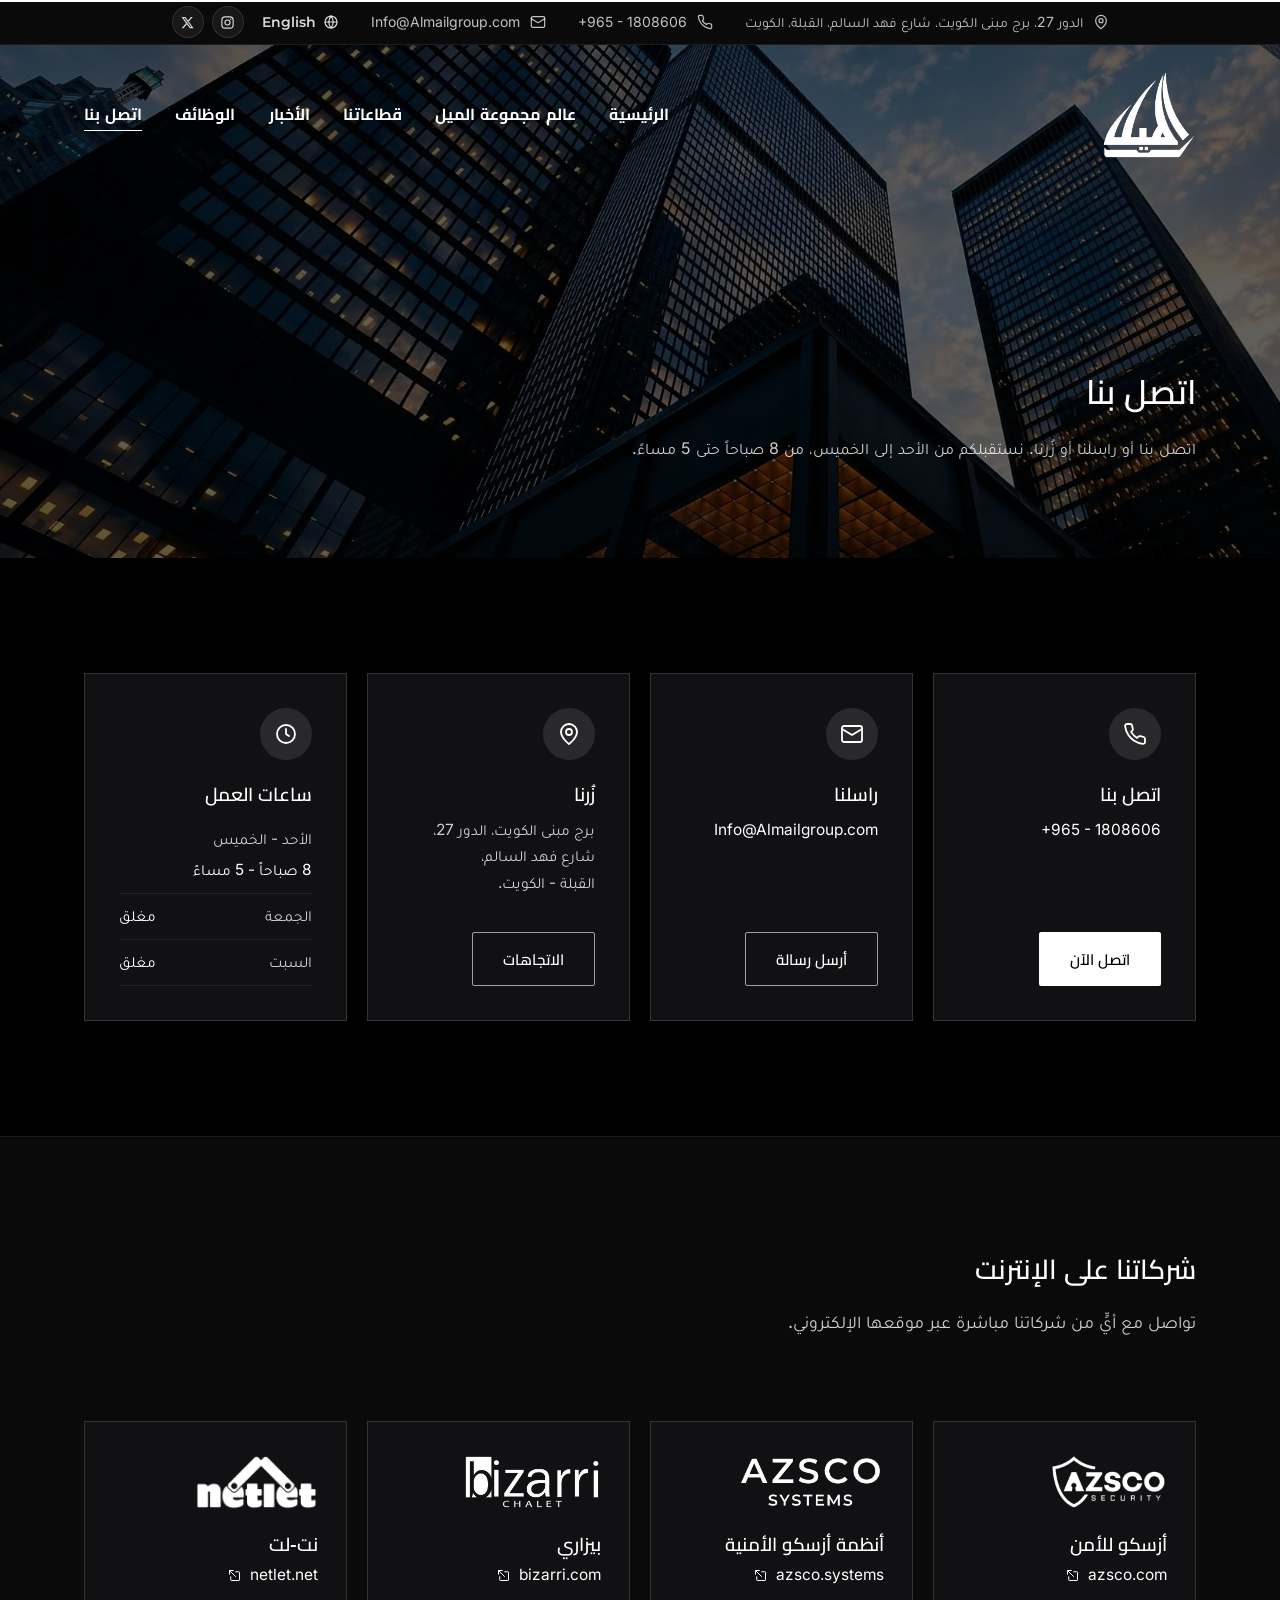
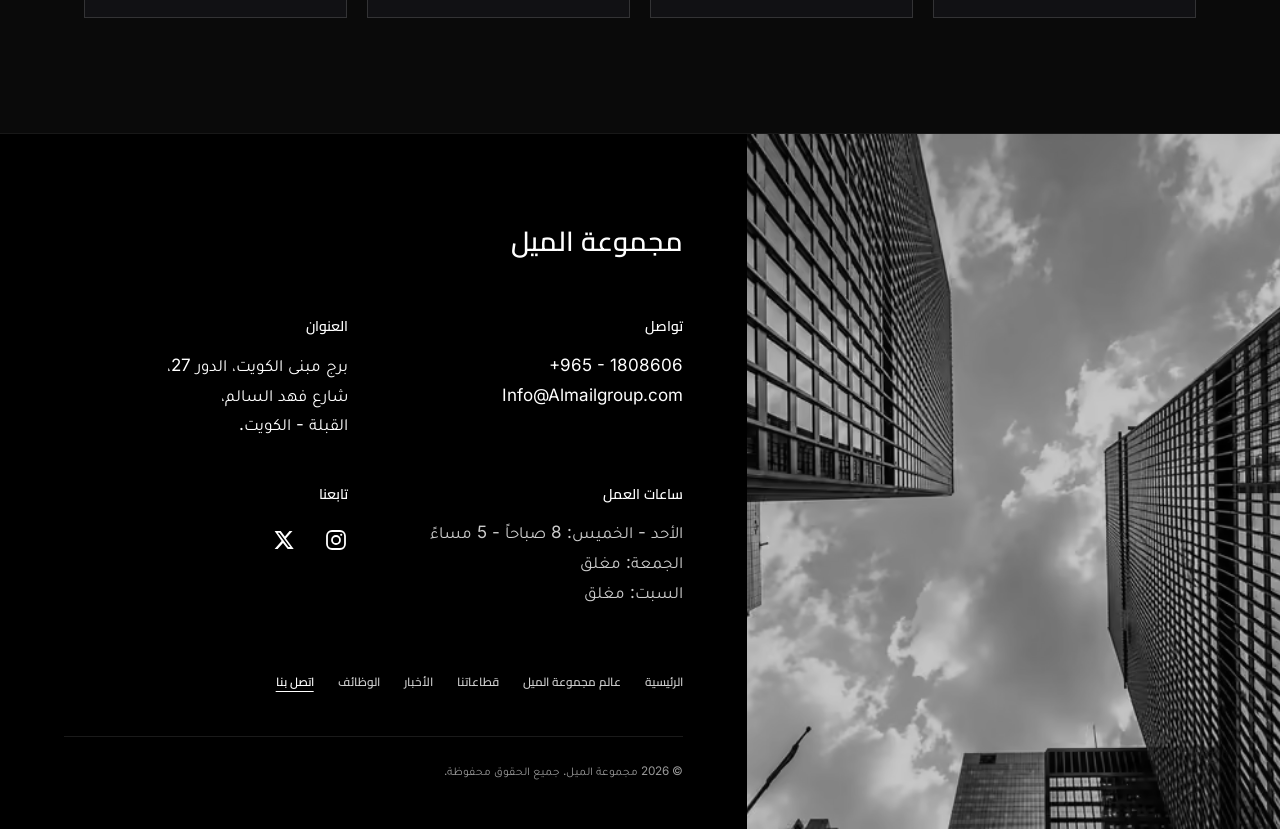
<file: ar/contact/index.html>
<!DOCTYPE html>
<html lang="ar" dir="rtl">
<head>
<meta charset="utf-8">
<meta name="viewport" content="width=device-width, initial-scale=1">
<title>اتصل بنا | مجموعة الميل</title>
<meta name="description" content="تواصل مع مجموعة الميل: +965 - 1808606، Info@Almailgroup.com. برج مبنى الكويت، الدور 27، شارع فهد السالم، القبلة، الكويت.">
<meta name="theme-color" content="#000000">
<link rel="canonical" href="https://www.almailgroup.com/ar/contact/">
<link rel="alternate" hreflang="en" href="https://www.almailgroup.com/contact/">
<link rel="alternate" hreflang="ar" href="https://www.almailgroup.com/ar/contact/">
<link rel="alternate" hreflang="x-default" href="https://www.almailgroup.com/contact/">
<meta property="og:type" content="website">
<meta property="og:site_name" content="مجموعة الميل">
<meta property="og:locale" content="ar_KW">
<meta property="og:locale:alternate" content="en_US">
<meta property="og:title" content="اتصل بنا | مجموعة الميل">
<meta property="og:description" content="تواصل مع مجموعة الميل: +965 - 1808606، Info@Almailgroup.com. برج مبنى الكويت، الدور 27، شارع فهد السالم، القبلة، الكويت.">
<meta property="og:url" content="https://www.almailgroup.com/ar/contact/">
<meta property="og:image" content="https://www.almailgroup.com/assets/img/og-share.jpg?v=f45fd65ebc">
<meta property="og:image:width" content="1200">
<meta property="og:image:height" content="630">
<meta name="twitter:card" content="summary_large_image">
<link rel="icon" type="image/png" sizes="32x32" href="/assets/img/favicon-32.png?v=187c327753">
<link rel="icon" type="image/png" sizes="192x192" href="/assets/img/favicon-192.png?v=b509cb3de9">
<link rel="apple-touch-icon" href="/assets/img/apple-touch-icon.png?v=9ba8148e47">
<link rel="manifest" href="/ar/manifest.webmanifest">
<meta name="apple-mobile-web-app-title" content="مجموعة الميل">
<link rel="preload" href="/assets/fonts/tajawal-arabic-400.woff2?v=86dcc0150b" as="font" type="font/woff2" crossorigin>
<link rel="preload" href="/assets/fonts/cairo-arabic.woff2?v=714d40cf07" as="font" type="font/woff2" crossorigin>
<link rel="preload" as="image" type="image/avif" href="/assets/img/photos/hero-glass-towers.avif?v=f19c75d0f5" imagesrcset="/assets/img/photos/hero-glass-towers-960.avif?v=be827139dd 960w, /assets/img/photos/hero-glass-towers.avif?v=f19c75d0f5 1672w" imagesizes="100vw" media="not all and (max-width: 640px) and (orientation: portrait)" fetchpriority="high">
<link rel="preload" as="image" type="image/avif" href="/assets/img/photos/hero-glass-towers-portrait.avif?v=7b2e46c33b" media="(max-width: 640px) and (orientation: portrait)" fetchpriority="high">
<style>
@font-face {
font-family: "Inter";
src: url(/assets/fonts/inter-latin.woff2?v=c0815e503a) format("woff2");
font-weight: 400 600;
font-display: swap;
}
@font-face {
font-family: "Montserrat";
src: url(/assets/fonts/montserrat-latin.woff2?v=a5ec54920b) format("woff2");
font-weight: 100 900;
font-display: swap;
}
@font-face {
font-family: "Inter Fallback";
src: local("Arial"), local("ArialMT"), local("Liberation Sans");
size-adjust: 107.48%;
ascent-override: 90.13%;
descent-override: 22.44%;
line-gap-override: 0%;
}
@font-face {
font-family: "Montserrat Fallback";
src: local("Arial"), local("ArialMT"), local("Liberation Sans");
font-weight: 100 500;
size-adjust: 113.5%;
ascent-override: 85.29%;
descent-override: 22.11%;
line-gap-override: 0%;
}
@font-face {
font-family: "Montserrat Fallback";
src: local("Arial Bold"), local("Arial-BoldMT"), local("Liberation Sans Bold");
font-weight: 600 900;
size-adjust: 107.53%;
ascent-override: 90.02%;
descent-override: 23.34%;
line-gap-override: 0%;
}
@font-face {
font-family: "Cairo";
src: url(/assets/fonts/cairo-arabic.woff2?v=714d40cf07) format("woff2");
font-weight: 200 1000;
font-display: swap;
unicode-range: U+0600-06FF, U+0750-077F, U+0870-08FF, U+200C-200E, U+2010-2011, U+204F, U+2E41, U+FB50-FDFF, U+FE70-FEFC;
}
@font-face {
font-family: "Tajawal";
src: url(/assets/fonts/tajawal-arabic-400.woff2?v=86dcc0150b) format("woff2");
font-weight: 400;
font-display: swap;
unicode-range: U+0600-06FF, U+0750-077F, U+0870-08FF, U+200C-200E, U+2010-2011, U+204F, U+2E41, U+FB50-FDFF, U+FE70-FEFC;
}
@font-face {
font-family: "Tajawal";
src: url(/assets/fonts/tajawal-arabic-700.woff2?v=18fca0c18f) format("woff2");
font-weight: 700;
font-display: swap;
unicode-range: U+0600-06FF, U+0750-077F, U+0870-08FF, U+200C-200E, U+2010-2011, U+204F, U+2E41, U+FB50-FDFF, U+FE70-FEFC;
}
:root {
--black: #000;
--ink: #0a0a0a;
--charcoal: #1c1c1c;
--white: #fff;
--soft: rgba(255, 255, 255, .8);
--card: #111114;
--line: rgba(255, 255, 255, .14);
--font-head: "Montserrat", "Montserrat Fallback", "Helvetica Neue", Helvetica, Arial, sans-serif;
--font-nav: var(--font-head);
--font-body: "Inter", "Inter Fallback", "Helvetica Neue", Helvetica, Arial, sans-serif;
--h1: 33.6px;
--h2: 27.2px;
--wrap: 1240px;
--gutter: clamp(20px, 5vw, 64px);
--section: clamp(88px, 12vw, 150px);
--ease: cubic-bezier(.2, .7, .2, 1);
}
html[lang="ar"] {
--font-head: "Cairo", "Montserrat", "Montserrat Fallback", Tahoma, "Geeza Pro", sans-serif;
--font-body: "Tajawal", "Inter", "Inter Fallback", Tahoma, "Geeza Pro", sans-serif;
}
*, *::before, *::after { box-sizing: border-box; }
html {
-webkit-text-size-adjust: 100%;
scroll-behavior: smooth;
scroll-padding-top: 80px;
}
body {
margin: 0;
background: var(--black);
color: var(--white);
font: 400 16px/1.75 var(--font-body);
-webkit-font-smoothing: antialiased;
-moz-osx-font-smoothing: grayscale;
}
img { display: block; max-width: 100%; height: auto; }
input, select, textarea { font-size: 16px; }
picture { display: contents; }
a, button { -webkit-tap-highlight-color: rgba(255, 255, 255, .15); }
h1, h2, h3 {
margin: 0;
font-family: var(--font-head);
font-weight: 600;
line-height: 1.12;
letter-spacing: -.02em;
}
h1, h2 { text-wrap: balance; }
h1 { font-size: var(--h1); }
h2 { font-size: var(--h2); }
p { margin: 0; }
a { color: inherit; }
ul { margin: 0; padding: 0; list-style: none; }
address { font-style: normal; }
:focus-visible { outline: 2px solid var(--white); outline-offset: 4px; }
.wrap {
width: 100%;
max-width: var(--wrap);
margin-inline: auto;
padding-inline: var(--gutter);
}
.skip-link {
position: absolute;
inset-inline-start: 16px;
top: -60px;
z-index: 100;
padding: 10px 16px;
background: var(--white);
color: var(--black);
font: 600 14px var(--font-nav);
text-decoration: none;
}
.skip-link:focus { top: 16px; }
.has-bg { position: relative; isolation: isolate; overflow: hidden; }
.bg { position: absolute; inset: 0; z-index: -2; }
.bg img { width: 100%; height: 100%; object-fit: cover; }
.photo { isolation: isolate; }
.has-hint.is-near::before {
content: "";
position: absolute;
inset: -40px;
z-index: -1;
background: var(--hint) var(--focus) 50% / cover no-repeat;
filter: blur(24px);
}
.has-hint.is-loaded::before { visibility: hidden; transition: visibility 0s .8s; }
.js .photo-fade img { opacity: 0; transition: opacity .7s var(--ease); }
.js .photo-fade.is-loaded img { opacity: 1; }
.has-bg::before {
content: "";
position: absolute;
inset: 0;
z-index: -1;
background: rgba(0, 0, 0, var(--overlay, .6));
}
.site-header {
position: absolute;
top: 0;
left: 0;
right: 0;
z-index: 20;
}
.topbar {
background: var(--ink);
border-bottom: 1px solid rgba(255, 255, 255, .08);
font-size: 14px;
color: rgba(255, 255, 255, .75);
}
.topbar-inner { display: flex; align-items: center; justify-content: center; gap: 32px; min-height: 44px; }
.topbar-contact { display: flex; align-items: center; gap: 32px; }
.topbar-contact li { display: flex; align-items: center; gap: 10px; white-space: nowrap; }
.topbar-contact svg { flex-shrink: 0; width: 16px; height: 16px; }
.topbar-contact a { color: inherit; text-decoration: none; transition: color .25s var(--ease); }
.tb-short { display: none; }
.topbar-social { display: flex; gap: 8px; }
.topbar-social a {
display: inline-flex;
align-items: center;
justify-content: center;
width: 32px;
height: 32px;
border: 1px solid rgba(255, 255, 255, .1);
border-radius: 50%;
background: rgba(255, 255, 255, .06);
color: rgba(255, 255, 255, .85);
transition: color .25s var(--ease), border-color .25s var(--ease);
}
.topbar-social svg { width: 15px; height: 15px; }
.topbar-end { display: flex; align-items: center; gap: 18px; }
.lang-link {
display: inline-flex;
align-items: center;
gap: 7px;
min-height: 32px;
font: 600 14px/1 var(--font-nav);
color: rgba(255, 255, 255, .85);
text-decoration: none;
transition: color .25s var(--ease);
}
.lang-link svg { width: 16px; height: 16px; }
.lang-link[lang="ar"],
.m-lang[lang="ar"],
.not-found-ar { font-family: "Tajawal", Tahoma, "Geeza Pro", sans-serif; }
.header-inner { display: flex; align-items: center; justify-content: space-between; gap: 32px; padding-block: 26px; }
.site-header.is-stuck {
position: fixed;
background: rgba(8, 8, 10, .96);
border-bottom: 1px solid rgba(255, 255, 255, .08);
animation: header-in .35s var(--ease);
}
.site-header.is-stuck .topbar { display: none; }
.site-header.is-stuck .header-inner { padding-block: 10px; }
.site-header.is-stuck .brand-logo { height: 54px; }
.site-header.is-stuck { transition: transform .25s var(--ease); }
.site-header.is-stuck.is-hidden { animation: none; transform: translateY(-100%); }
@keyframes header-in {
from { transform: translateY(-100%); }
to { transform: none; }
}
.brand { display: inline-flex; flex-shrink: 0; }
.brand-logo { width: auto; height: 88px; }
.nav { margin-inline-start: auto; }
.nav ul { display: flex; align-items: center; gap: clamp(20px, 2.6vw, 40px); }
.header-lang { display: none; }
@media (min-width: 1081px) {
.site-header.is-stuck .header-lang { display: inline-flex; }
}
.nav-link {
position: relative;
display: inline-block;
padding-block: 8px;
font: 700 16px/1.2 var(--font-nav);
letter-spacing: .02em;
color: var(--white);
text-decoration: none;
white-space: nowrap;
transition: color .25s var(--ease);
}
.nav-link::after {
content: "";
position: absolute;
left: 0;
right: 0;
bottom: 2px;
height: 1px;
background: currentColor;
transform: scaleX(0);
transform-origin: left;
transition: transform .35s var(--ease);
}
.nav-link[aria-current="page"]::after { transform: scaleX(1); }
.header-actions { display: none; align-items: center; gap: 10px; margin-inline-end: -6px; }
.burger {
display: none;
position: relative;
width: 44px;
height: 44px;
padding: 0;
border: 0;
background: none;
color: var(--white);
cursor: pointer;
}
.burger span,
.burger span::before,
.burger span::after {
position: absolute;
left: 10px;
width: 24px;
height: 1.5px;
background: currentColor;
content: "";
}
.burger span { top: 50%; }
.burger span::before { left: 0; top: -8px; }
.burger span::after { left: 0; top: 8px; }
.backdrop {
position: fixed;
inset: 0;
z-index: 40;
background: rgba(0, 0, 0, .6);
opacity: 0;
visibility: hidden;
transition: opacity .3s var(--ease), visibility 0s .3s;
}
.backdrop.is-open { opacity: 1; visibility: visible; transition: opacity .3s var(--ease); }
.mobile-nav {
position: fixed;
top: 0;
inset-inline-end: 0;
bottom: 0;
z-index: 50;
display: flex;
flex-direction: column;
width: min(380px, 88vw);
padding: 22px 28px 32px;
background: var(--ink);
overflow-y: auto;
overscroll-behavior: contain;
transform: translateX(100%);
visibility: hidden;
transition: transform .4s var(--ease), visibility 0s .4s;
}
.mobile-nav.is-open { transform: none; visibility: visible; transition: transform .4s var(--ease); }
.mobile-nav-head { display: flex; align-items: center; justify-content: space-between; margin-bottom: 36px; }
.mobile-nav-head .brand-logo { height: 56px; }
.close {
width: 44px;
height: 44px;
padding: 10px;
border: 0;
background: none;
color: var(--white);
cursor: pointer;
}
.close svg { width: 24px; height: 24px; }
.m-link {
display: block;
padding: 14px 0;
border-bottom: 1px solid rgba(255, 255, 255, .1);
font: 700 20px/1.3 var(--font-nav);
color: var(--white);
text-decoration: none;
}
.m-link[aria-current="page"] { text-decoration: underline; text-decoration-thickness: 1px; text-underline-offset: 8px; }
.m-link:active { color: var(--soft); }
.m-lang {
display: flex;
align-items: center;
gap: 10px;
min-height: 52px;
border-bottom: 1px solid rgba(255, 255, 255, .1);
font: 600 18px/1.3 var(--font-nav);
color: var(--soft);
text-decoration: none;
}
.m-lang svg { width: 18px; height: 18px; color: var(--soft); }
.m-lang:active { color: var(--soft); }
.m-contact { margin-top: auto; padding-top: 36px; }
.m-call { width: 100%; }
.m-details { display: grid; gap: 2px; margin-top: 18px; font-size: 16px; color: var(--soft); }
.m-details li { display: flex; align-items: center; gap: 12px; }
.m-details svg { flex-shrink: 0; width: 18px; height: 18px; color: var(--soft); }
.m-details a,
.m-details span { padding-block: 9px; }
.m-details a { color: var(--white); text-decoration: none; }
.m-social { margin-top: 10px; }
.hero {
display: flex;
align-items: center;
min-height: 100vh;
min-height: 100svh;
padding-block: 200px 120px;
}
.hero::before {
background: linear-gradient(90deg, rgba(0, 0, 0, .78) 0%, rgba(0, 0, 0, .58) 42%, rgba(0, 0, 0, .28) 100%);
}
.hero-title { margin-bottom: 28px; font-size: 33.5px; }
.hero-actions { display: flex; flex-wrap: wrap; gap: 14px; margin-top: 44px; }
.btn {
display: inline-flex;
align-items: center;
justify-content: center;
min-height: 54px;
padding: 0 30px;
border: 1px solid transparent;
border-radius: 2px;
font: 600 15px/1 var(--font-nav);
letter-spacing: .03em;
text-decoration: none;
transition: background .3s var(--ease), border-color .3s var(--ease), color .3s var(--ease), transform .15s var(--ease);
}
.btn:active { transform: scale(.97); }
.btn { gap: 10px; }
.btn svg { flex-shrink: 0; width: 18px; height: 18px; }
.btn-primary { background: var(--white); color: var(--black); }
.btn-ghost { border-color: rgba(255, 255, 255, .6); color: var(--white); }
.hero-lead {
max-width: 600px;
font-size: 16px;
line-height: 1.65;
color: var(--white);
}
.scroll-cue {
position: absolute;
left: 50%;
bottom: 28px;
width: 44px;
height: 64px;
margin-left: -22px;
padding: 8px 10px;
color: var(--white);
opacity: .85;
}
.scroll-cue svg { width: 24px; height: 48px; animation: nudge 2.4s ease-in-out infinite; }
@keyframes nudge {
0%, 100% { transform: translateY(-4px); }
50% { transform: translateY(6px); }
}
.why { --overlay: .5; padding-block: clamp(110px, 16vw, 200px); }
.why-band {
max-width: 1160px;
padding: clamp(36px, 6vw, 84px);
background: var(--white);
color: var(--black);
}
.why-band h2 { margin-bottom: clamp(28px, 4vw, 44px); }
.why-band h3 { margin-bottom: 16px; font-size: 18.6px; line-height: 1.25; }
.why-band p { font-size: 15.4px; color: #1a1a1a; }
.why-body {
display: grid;
grid-template-columns: minmax(0, 1fr) minmax(0, 1fr);
gap: clamp(32px, 5vw, 72px);
align-items: start;
}
.why-areas { display: grid; grid-template-columns: repeat(2, minmax(0, 1fr)); gap: 12px; }
.why-areas li {
display: flex;
align-items: center;
gap: 14px;
padding: 14px 16px;
border: 1px solid #e5e5e5;
font: 600 16px/1.25 var(--font-head);
color: #111;
}
.why-icon {
display: inline-flex;
flex-shrink: 0;
align-items: center;
justify-content: center;
width: 42px;
height: 42px;
border-radius: 50%;
background: #f0f0f0;
color: var(--black);
}
.why-icon svg { width: 22px; height: 22px; }
.about { --overlay: .62; padding-block: var(--section); }
.section-head { margin-bottom: clamp(48px, 7vw, 84px); }
.subtitle {
margin-top: 14px;
font-family: var(--font-head);
font-weight: 500;
font-size: 20px;
color: var(--soft);
}
.about-head {
display: grid;
grid-template-columns: minmax(0, 1fr) minmax(0, 1fr);
gap: clamp(32px, 6vw, 96px);
align-items: end;
margin-bottom: clamp(48px, 6vw, 72px);
}
.about-head .section-head { margin-bottom: 0; }
.about-text { font-size: 16px; line-height: 1.7; color: var(--white); }
.sub-logos {
--cols: 4;
--gx: 16px;
display: flex;
flex-wrap: wrap;
justify-content: center;
gap: var(--gx);
}
.sub-logos li {
display: flex;
flex: 0 0 calc((100% - (var(--cols) - 1) * var(--gx)) / var(--cols));
height: 150px;
border: 1px solid var(--line);
background: rgba(10, 10, 14, .45);
transition: background .3s var(--ease), border-color .3s var(--ease);
}
.sub-logos a { display: flex; align-items: center; justify-content: center; width: 100%; padding: 26px; }
.sub-logos a:active { background: rgba(255, 255, 255, .06); }
.sub-logos img { width: auto; max-width: 100%; max-height: 84px; object-fit: contain; }
.sectors { --overlay: .55; padding-block: var(--section); }
.sectors-head { max-width: 800px; margin: 0 auto clamp(48px, 7vw, 80px); text-align: center; }
.sectors-head p { margin-top: 24px; font-size: 16px; color: var(--white); }
.sector-list {
display: grid;
grid-template-columns: repeat(2, minmax(0, 1fr));
column-gap: clamp(32px, 6vw, 96px);
max-width: 1120px;
margin-inline: auto;
}
.sector-list li { border-bottom: 1px solid rgba(255, 255, 255, .16); }
.sector-list li:nth-child(-n + 2) { border-top: 1px solid rgba(255, 255, 255, .16); }
.sector-link {
display: flex;
align-items: center;
gap: 22px;
padding: 24px 4px;
font: 500 24px/1.15 var(--font-head);
color: var(--white);
text-decoration: none;
transition: color .35s var(--ease);
}
.sector-num {
min-width: 2.2em;
font: 600 14px/1 var(--font-nav);
letter-spacing: .1em;
color: var(--soft);
}
.sector-name { flex: 1; transition: transform .45s var(--ease); }
.sector-arrow {
display: inline-flex;
color: var(--white);
opacity: 0;
transform: translateX(-10px);
transition: opacity .35s var(--ease), transform .45s var(--ease);
}
.sector-arrow svg { width: 28px; height: 28px; }
.sector-link:active { color: var(--soft); }
.sector-link:focus-visible .sector-name { transform: translateX(6px); }
.sector-link:focus-visible .sector-arrow { opacity: 1; transform: none; }
.logo-grid {
--cols: 4;
--gx: 32px;
display: flex;
flex-wrap: wrap;
justify-content: center;
column-gap: var(--gx);
margin-inline: auto;
}
.logo-grid li {
display: flex;
flex: 0 0 calc((100% - (var(--cols) - 1) * var(--gx)) / var(--cols));
align-items: center;
justify-content: center;
}
.logo-grid img { width: auto; max-width: 100%; object-fit: contain; }
.partners { padding-block: var(--section); background: var(--black); }
.logo-grid--partners {
display: grid;
grid-template-columns: repeat(4, minmax(0, 1fr));
column-gap: 0;
max-width: 1160px;
margin-top: clamp(48px, 6vw, 72px);
border-top: 1px solid rgba(255, 255, 255, .12);
border-inline-start: 1px solid rgba(255, 255, 255, .12);
}
.logo-grid--partners li {
height: 160px;
padding: 28px;
border-inline-end: 1px solid rgba(255, 255, 255, .12);
border-bottom: 1px solid rgba(255, 255, 255, .12);
transition: background .3s var(--ease);
}
.logo-grid--partners img { max-height: 58px; max-width: min(210px, 100%); }
.clients-head { padding-block: clamp(80px, 9vw, 112px) clamp(48px, 6vw, 64px); background: var(--black); text-align: center; }
.divider { display: block; width: 64px; height: 1px; margin: 26px auto 0; background: var(--white); }
.clients-body { padding-block: clamp(8px, 2vw, 24px) clamp(80px, 10vw, 130px); background: var(--black); }
.logo-grid--clients {
--cols: 5;
--gx: clamp(24px, 4vw, 52px);
row-gap: clamp(36px, 4vw, 56px);
max-width: 1160px;
}
.logo-grid--clients li { height: 110px; }
.logo-grid--clients img {
max-height: 84px;
max-width: min(190px, 100%);
opacity: .62;
transition: opacity .35s var(--ease);
}
.quote { --overlay: .58; padding-block: clamp(110px, 14vw, 170px); text-align: center; }
.quote-track { display: grid; }
.quote-slide { grid-area: 1 / 1; transition: opacity .7s var(--ease); }
.quote figure { margin: 0; }
.quote-slide[hidden] { display: block; visibility: hidden; opacity: 0; }
.quote blockquote { margin: 0 auto; max-width: 960px; }
.quote blockquote p { font: 500 26px/1.25 var(--font-head); text-wrap: balance; }
.quote figcaption { display: flex; flex-direction: column; align-items: center; gap: 4px; margin-top: 36px; }
.quote figcaption::before { content: ""; width: 48px; height: 2px; margin-bottom: 18px; background: var(--white); }
.quote-name { font-size: 19px; font-weight: 600; }
.quote-role { font-size: 16px; color: var(--soft); }
.quote-dots { display: flex; justify-content: center; gap: 4px; margin-top: 48px; }
.quote-dot {
position: relative;
width: 24px;
height: 24px;
padding: 0;
border: 0;
background: none;
cursor: pointer;
}
.quote-dot::before {
content: "";
position: absolute;
inset: 8px;
border: 1px solid var(--white);
border-radius: 50%;
transition: background .3s var(--ease);
}
.quote-dot[aria-current="true"]::before { background: var(--white); }
.site-footer { display: grid; grid-template-columns: minmax(0, 5fr) minmax(0, 7fr); background: var(--black); }
.footer-photo { position: relative; min-height: 100%; overflow: hidden; }
.footer-photo.has-hint::before { background-position: center; filter: grayscale(1) brightness(.78) blur(24px); }
.footer-photo img { position: absolute; inset: 0; width: 100%; height: 100%; object-fit: cover; filter: grayscale(1) brightness(.78); }
.footer-panel { padding: clamp(56px, 7vw, 100px) clamp(28px, 5vw, 80px) clamp(32px, 4vw, 48px); }
.footer-title { margin-bottom: clamp(36px, 5vw, 56px); font-size: var(--h2); }
.footer-grid { display: grid; grid-template-columns: repeat(auto-fit, minmax(240px, 1fr)); gap: 44px clamp(24px, 4vw, 56px); }
.footer-nav { margin-top: clamp(40px, 5vw, 56px); }
.footer-nav ul { display: flex; flex-wrap: wrap; gap: 4px 24px; }
.footer-nav a {
display: inline-flex;
align-items: center;
min-height: 36px;
font: 600 11.8px/1.2 var(--font-nav);
color: var(--soft);
text-decoration: none;
transition: color .25s var(--ease);
}
.footer-nav a[aria-current="page"] { color: var(--white); text-decoration: underline; text-decoration-thickness: 1px; text-underline-offset: 5px; }
.footer-legal {
margin-top: clamp(28px, 3vw, 36px);
padding-top: 24px;
border-top: 1px solid rgba(255, 255, 255, .1);
font-size: 11.8px;
color: rgba(255, 255, 255, .6);
}
.footer-grid h3 {
margin-bottom: 14px;
font: 600 14px/1.2 var(--font-nav);
letter-spacing: .14em;
text-transform: uppercase;
}
.footer-grid p,
.footer-grid address,
.footer-contact { font-size: 17px; line-height: 1.75; color: var(--soft); }
.footer-grid a { color: var(--white); text-decoration: none; }
.social { display: flex; gap: 8px; margin-inline-start: -10px; }
.social a { display: inline-flex; width: 44px; height: 44px; padding: 10px; color: var(--white); transition: color .25s var(--ease); }
.social svg { width: 24px; height: 24px; }
.to-top {
position: fixed;
inset-inline-end: 16px;
bottom: 16px;
z-index: 30;
display: inline-flex;
align-items: center;
justify-content: center;
width: 48px;
height: 48px;
padding: 0;
border: 1px solid rgba(255, 255, 255, .3);
border-radius: 50%;
background: rgba(8, 8, 10, .92);
color: var(--white);
cursor: pointer;
opacity: 0;
visibility: hidden;
transform: translateY(12px);
transition: opacity .3s var(--ease), transform .3s var(--ease), visibility 0s .3s;
}
.to-top[hidden] { display: none; }
.to-top.is-visible { opacity: 1; visibility: visible; transform: none; transition: opacity .3s var(--ease), transform .3s var(--ease); }
.to-top svg { width: 20px; height: 20px; }
.to-top:active { border-color: var(--white); background: rgba(255, 255, 255, .12); }
.page-hero {
--overlay: .62;
display: flex;
align-items: flex-end;
min-height: 62vh;
padding-block: 230px clamp(64px, 8vw, 96px);
}
.page-lead { max-width: 620px; margin-top: 20px; font-size: 16px; color: var(--soft); }
.page-section { padding-block: clamp(72px, 9vw, 120px); background: var(--black); }
.page-section--alt { border-block: 1px solid rgba(255, 255, 255, .06); background: var(--ink); }
.lead-text { max-width: 760px; margin-top: 18px; font-size: 17.9px; line-height: 1.65; color: var(--soft); }
.page-intro { margin: 0 0 clamp(40px, 5vw, 64px); color: var(--white); }
.icon-badge {
display: inline-flex;
flex-shrink: 0;
align-items: center;
justify-content: center;
width: 52px;
height: 52px;
border-radius: 50%;
background: rgba(255, 255, 255, .1);
color: var(--white);
}
.icon-badge svg { width: 24px; height: 24px; }
.company-card,
.sector-card,
.item-card,
.contact-card,
.empty-note,
.side-note,
.steps > li,
.online-card { border: 1px solid var(--line); background: var(--card); }
.company-card,
.sector-card { scroll-margin-top: 100px; transition: border-color .4s var(--ease); }
.company-card:target,
.sector-card:target { border-color: var(--white); }
.chips-label { margin-top: 22px; font: 600 13px/1.2 var(--font-nav); letter-spacing: .12em; text-transform: uppercase; color: rgba(255, 255, 255, .62); }
.chips { display: flex; flex-wrap: wrap; gap: 8px; margin-top: 10px; }
.chip {
display: inline-flex;
align-items: center;
min-height: 36px;
padding: 0 14px;
border: 1px solid rgba(255, 255, 255, .24);
border-radius: 999px;
font: 500 14px/1.2 var(--font-nav);
color: var(--white);
text-decoration: none;
transition: border-color .25s var(--ease), color .25s var(--ease);
}
a.chip:active { border-color: var(--white); background: rgba(255, 255, 255, .1); }
.company-grid { display: grid; grid-template-columns: repeat(auto-fill, minmax(min(100%, 340px), 1fr)); gap: 20px; }
.company-card { display: flex; flex-direction: column; }
.company-logo {
display: flex;
align-items: center;
justify-content: center;
height: 170px;
padding: 32px;
border-bottom: 1px solid rgba(255, 255, 255, .1);
background: var(--charcoal);
}
.company-logo img { width: auto; max-width: min(240px, 100%); max-height: 84px; object-fit: contain; }
.company-body { display: flex; flex: 1; flex-direction: column; align-items: flex-start; padding: clamp(24px, 3vw, 32px); }
.company-field { margin-bottom: 10px; font: 600 13px/1.2 var(--font-nav); letter-spacing: .12em; text-transform: uppercase; color: var(--soft); }
.company-body h3 { font-size: 18.6px; }
.company-text { margin-top: 12px; font-size: 15.4px; line-height: 1.65; color: var(--soft); }
.company-link {
display: inline-flex;
align-items: center;
gap: 8px;
min-height: 44px;
margin-top: auto;
padding-top: 18px;
font: 600 15px/1.2 var(--font-nav);
color: var(--white);
text-decoration: none;
}
.company-link svg { width: 16px; height: 16px; color: var(--white); }
.sector-cards { display: grid; grid-template-columns: repeat(2, minmax(0, 1fr)); gap: 20px; }
.sector-card { padding: clamp(28px, 3.4vw, 44px); }
.sector-card-top { display: flex; align-items: center; justify-content: space-between; margin-bottom: 26px; }
.sector-card h2 { font-size: 18.6px; }
.sector-text { margin-top: 12px; font-size: 15.4px; line-height: 1.65; color: var(--soft); }
.news-layout { display: grid; grid-template-columns: minmax(0, 1fr) 320px; gap: clamp(32px, 5vw, 64px); align-items: start; }
.item-list { display: grid; gap: 20px; }
.item-card { padding: clamp(28px, 3.4vw, 44px); }
.item-meta { display: block; margin-bottom: 14px; font: 600 14px/1.3 var(--font-nav); letter-spacing: .06em; color: var(--soft); }
.item-card h2,
.item-card h3 { margin-bottom: 14px; font-size: 18.6px; }
.item-card p { font-size: 15.4px; color: var(--soft); }
.item-card p + p { margin-top: 14px; }
.item-card .btn { margin-top: 24px; }
.side-note { padding: 28px; }
.side-note h2 { margin-bottom: 12px; font-size: 18.6px; }
.side-note p { font-size: 15.4px; color: var(--soft); }
.side-note p + p { margin-top: 12px; }
.side-note a { color: var(--white); }
.side-note .social { margin-top: 10px; }
.empty-note { max-width: 760px; padding: clamp(24px, 3vw, 36px); font-size: 15.4px; color: var(--soft); }
.steps { display: grid; grid-template-columns: repeat(3, minmax(0, 1fr)); gap: 20px; margin: clamp(36px, 5vw, 56px) 0 0; padding: 0; list-style: none; }
.steps > li { display: flex; flex-direction: column; align-items: flex-start; padding: clamp(28px, 3vw, 36px); }
.step-num {
display: inline-flex;
align-items: center;
justify-content: center;
width: 44px;
height: 44px;
margin-bottom: 22px;
border: 1px solid var(--white);
border-radius: 50%;
font: 600 17px/1 var(--font-nav);
color: var(--white);
}
.steps h3 { margin-bottom: 10px; font-size: 18.6px; }
.steps p { font-size: 15.4px; color: var(--soft); }
.steps p a { color: var(--white); }
.steps .chips { margin-top: 18px; }
.steps .btn { margin-top: 24px; }
.contact-cards { display: grid; grid-template-columns: repeat(4, minmax(0, 1fr)); gap: 20px; }
.contact-card { display: flex; flex-direction: column; align-items: flex-start; padding: clamp(26px, 3vw, 34px); }
.contact-card h2 { margin: 22px 0 10px; font-size: 18.6px; }
.contact-card p,
.contact-card address { margin-bottom: 24px; font-size: 15.4px; line-height: 1.7; color: var(--soft); }
.contact-card p a { color: var(--white); text-decoration: none; overflow-wrap: anywhere; }
.contact-card .btn { margin-top: auto; }
.hours { width: 100%; font-size: 15.4px; color: var(--soft); }
.hours li { display: flex; flex-wrap: wrap; justify-content: space-between; gap: 4px 12px; padding-block: 9px; border-bottom: 1px solid rgba(255, 255, 255, .08); }
.hours li span:last-child { color: var(--white); }
.online-list { display: grid; grid-template-columns: repeat(auto-fill, minmax(min(100%, 240px), 1fr)); gap: 20px; }
.online-card {
display: flex;
flex-direction: column;
align-items: flex-start;
gap: 6px;
height: 100%;
padding: 28px;
color: var(--white);
text-decoration: none;
transition: border-color .3s var(--ease);
}
.online-card:active { border-color: var(--white); }
.online-logo { display: flex; align-items: center; height: 64px; margin-bottom: 14px; }
.online-logo img { width: auto; max-width: 200px; max-height: 56px; object-fit: contain; }
.online-name { font: 600 18.6px/1.2 var(--font-head); }
.online-url { display: inline-flex; align-items: center; gap: 8px; font-size: 15.4px; color: var(--white); }
.online-url svg { width: 15px; height: 15px; }
.cta-band { padding-block: clamp(64px, 8vw, 104px); background: var(--charcoal); }
.cta-inner { display: flex; flex-wrap: wrap; align-items: center; justify-content: space-between; gap: 28px 48px; }
.cta-band h2 { font-size: var(--h2); }
.cta-band p { max-width: 560px; margin-top: 12px; color: var(--soft); }
.cta-actions { display: flex; flex-wrap: wrap; gap: 14px; }
.text-link { color: var(--white); font: 600 17px var(--font-nav); text-underline-offset: 5px; }
@media (hover: hover) {
.topbar-contact a:hover,
.lang-link:hover { color: var(--white); }
.topbar-social a:hover { color: var(--white); border-color: rgba(255, 255, 255, .6); }
.nav-link:hover::after { transform: scaleX(1); }
.btn-primary:hover { border-color: var(--white); background: var(--black); color: var(--white); }
.btn-ghost:hover { border-color: var(--white); background: rgba(255, 255, 255, .1); }
.scroll-cue:hover { opacity: 1; }
.sub-logos li:hover { border-color: rgba(255, 255, 255, .32); background: rgba(10, 10, 14, .62); }
.sector-link:hover .sector-name { transform: translateX(6px); }
.sector-link:hover .sector-arrow { opacity: 1; transform: none; }
.logo-grid--partners li:hover { background: rgba(255, 255, 255, .04); }
.logo-grid--clients li:hover img { opacity: 1; }
.footer-grid a:hover { text-decoration: underline; text-underline-offset: 4px; }
.social a:hover { color: var(--soft); }
.to-top:hover { border-color: var(--white); background: rgba(255, 255, 255, .12); }
.footer-nav a:hover { color: var(--white); }
a.chip:hover { border-color: var(--white); background: rgba(255, 255, 255, .1); }
.company-link:hover span { text-decoration: underline; text-underline-offset: 4px; }
.online-card:hover { border-color: rgba(255, 255, 255, .6); }
.contact-card p a:hover,
.side-note a:hover,
.steps p a:hover { text-decoration: underline; text-underline-offset: 4px; }
}
.topbar-contact a:active,
.lang-link:active,
.footer-nav a:active { color: var(--white); }
.topbar-social a:active,
.social a:active,
.company-link:active { color: var(--soft); }
.footer-grid a:active,
.contact-card p a:active,
.side-note a:active,
.steps p a:active { text-decoration: underline; text-underline-offset: 4px; }
@media (prefers-reduced-motion: no-preference) {
@view-transition { navigation: auto; }
}
::view-transition-old(root),
::view-transition-new(root) { animation-duration: .22s; }
[dir="rtl"] * { letter-spacing: 0 !important; }
[dir="rtl"] [dir="ltr"],
[dir="rtl"] [dir="ltr"] * { letter-spacing: normal !important; }
[dir="rtl"] h1,
[dir="rtl"] h2 { line-height: 1.35; }
[dir="rtl"] h3 { line-height: 1.45; }
[dir="rtl"] .quote blockquote p { line-height: 1.45; }
[dir="rtl"] .nav-link::after { transform-origin: right; }
[dir="rtl"] .mobile-nav { transform: translateX(-100%); }
[dir="rtl"] .mobile-nav.is-open { transform: none; }
[dir="rtl"] .sector-arrow { transform: translateX(10px); }
[dir="rtl"] .sector-arrow svg,
[dir="rtl"] .company-link svg,
[dir="rtl"] .online-url svg { transform: scaleX(-1); }
[dir="rtl"] .sector-link:focus-visible .sector-name { transform: translateX(-6px); }
@media (hover: hover) {
[dir="rtl"] .sector-link:hover .sector-name { transform: translateX(-6px); }
}
@media (min-width: 901px) {
[dir="rtl"] .hero::before {
background: linear-gradient(270deg, rgba(0, 0, 0, .78) 0%, rgba(0, 0, 0, .58) 42%, rgba(0, 0, 0, .28) 100%);
}
}
:root {
--ease-out: cubic-bezier(.16, 1, .3, 1);
--ease-pop: cubic-bezier(.34, 1.56, .64, 1);
}
.words .w { display: inline-block; overflow: hidden; padding-block: .1em .16em; margin-block: -.1em -.16em; vertical-align: top; }
.words .w > span { display: inline-block; }
.words .w { --d: 0s; }
[dir="rtl"] .words .w { padding-block: .24em; margin-block: -.24em; }
@media screen and (prefers-reduced-motion: no-preference) {
.js .reveal {
opacity: 0;
transform: translateY(32px);
transition: opacity .8s var(--ease), transform 1s var(--ease-out);
}
.js .reveal.is-in { opacity: 1; transform: none; }
.js .reveal.words { opacity: 1; transform: none; }
.js .words .w > span {
transform: translateY(105%);
transition: transform 1.05s var(--ease-out) var(--d, 0s);
}
.js .is-in .words .w > span,
.js .words.is-in .w > span { transform: none; }
.words .w:nth-child(2) { --d: 0.07s; }
.words .w:nth-child(3) { --d: 0.14s; }
.words .w:nth-child(4) { --d: 0.21s; }
.words .w:nth-child(5) { --d: 0.28s; }
.words .w:nth-child(6) { --d: 0.35s; }
.words .w:nth-child(7) { --d: 0.42s; }
.words .w:nth-child(8) { --d: 0.49s; }
.words .w:nth-child(9) { --d: 0.56s; }
.words .w:nth-child(10) { --d: 0.63s; }
.words .w:nth-child(n + 11) { --d: .7s; }
.js .hero-title .w > span,
.js .page-hero h1 .w > span { transform: none; animation: word-rise 1.1s var(--ease-out) calc(var(--d, 0s) + .1s) both; }
.js .hero-actions { animation: rise-in 1s var(--ease-out) .5s both; }
.js .scroll-cue { animation: fade-in 1s var(--ease) 1.1s both; }
.js .reveal-pop { transform: translateY(26px) scale(.9); transition-timing-function: var(--ease), var(--ease-pop); transition-duration: .7s, .8s; }
.js .reveal-card { opacity: 1; transform: none; clip-path: inset(10% 8%); transition: clip-path 1.2s var(--ease-out); }
.js .reveal-card.is-in { clip-path: inset(0); }
.js .reveal-card .why-copy,
.js .reveal-card .why-areas li {
opacity: 0;
transform: translateY(22px);
transition: opacity .7s var(--ease) var(--d, .3s), transform .9s var(--ease-out) var(--d, .3s);
}
.js .reveal-card .why-icon { transform: scale(0); transition: transform .6s var(--ease-pop) calc(var(--d, .3s) + .15s); }
.js .reveal-card.is-in .why-copy,
.js .reveal-card.is-in .why-areas li { opacity: 1; transform: none; }
.js .reveal-card.is-in .why-icon { transform: none; }
.why-areas li:nth-child(1) { --d: 0.40s; }
.why-areas li:nth-child(2) { --d: 0.48s; }
.why-areas li:nth-child(3) { --d: 0.56s; }
.why-areas li:nth-child(4) { --d: 0.64s; }
.why-areas li:nth-child(5) { --d: 0.72s; }
.why-areas li:nth-child(6) { --d: 0.80s; }
.js .reveal-row { position: relative; opacity: 1; transform: none; border-color: transparent !important; }
.js .reveal-row::after,
.js .sector-list .reveal-row:nth-child(-n + 2)::before {
content: "";
position: absolute;
inset-inline: 0;
bottom: -1px;
height: 1px;
background: rgba(255, 255, 255, .16);
transform: scaleX(0);
transition: transform 1.3s var(--ease-out);
}
.js .sector-list .reveal-row:nth-child(-n + 2)::before { top: -1px; bottom: auto; }
.js .sector-list .reveal-row::before,
.js .sector-list .reveal-row::after { transform-origin: left; }
[dir="rtl"] .sector-list .reveal-row::before,
[dir="rtl"] .sector-list .reveal-row::after { transform-origin: right; }
.js .reveal-row .sector-link {
opacity: 0;
transform: translateX(-36px);
transition: color .35s var(--ease), opacity .7s var(--ease) .2s, transform 1s var(--ease-out) .2s;
}
.js[dir="rtl"] .reveal-row .sector-link { transform: translateX(36px); }
.js .reveal-row.is-in::after,
.js .reveal-row.is-in::before,
.js .reveal-row.is-in .sector-link { opacity: 1; transform: none; }
.js .quote-track figcaption::before,
.js .clients-head .divider { transform: scaleX(0); transition: transform 1s var(--ease-out) .45s; }
.js .quote-track.is-in figcaption::before,
.js .clients-head .is-in + .divider { transform: none; }
.js .reveal .icon-badge { transform: scale(.3); opacity: 0; transition: transform .7s var(--ease-pop) .25s, opacity .4s var(--ease) .25s; }
.js .reveal.is-in .icon-badge { transform: none; opacity: 1; }
.js .reveal-group { opacity: 1; transform: none; }
.js .reveal-group .footer-grid > *,
.js .reveal-group .footer-nav,
.js .reveal-group .footer-legal {
opacity: 0;
transform: translateY(24px);
transition: opacity .7s var(--ease) var(--d, .55s), transform .9s var(--ease-out) var(--d, .55s);
}
.js .reveal-group.is-in .footer-grid > *,
.js .reveal-group.is-in .footer-nav,
.js .reveal-group.is-in .footer-legal { opacity: 1; transform: none; }
.reveal-group .footer-grid > :nth-child(1) { --d: 0.15s; }
.reveal-group .footer-grid > :nth-child(2) { --d: 0.25s; }
.reveal-group .footer-grid > :nth-child(3) { --d: 0.35s; }
.reveal-group .footer-grid > :nth-child(4) { --d: 0.45s; }
.js .reveal:focus-within,
.js .reveal-row:focus-within .sector-link { opacity: 1; transform: none; transition: none; }
@keyframes word-rise { from { transform: translateY(105%); } }
@keyframes rise-in { from { opacity: 0; transform: translateY(24px); } }
@keyframes fade-in { from { opacity: 0; } }
}
@supports (animation-timeline: view()) {
@media screen and (prefers-reduced-motion: no-preference) {
.fx body::before {
content: "";
position: fixed;
inset: 0 0 auto;
z-index: 25;
height: 2px;
background: var(--white);
transform-origin: left;
pointer-events: none;
animation: grow linear both;
animation-timeline: scroll(root block);
}
.fx[dir="rtl"] body::before { transform-origin: right; }
.has-bg > .bg { inset: -15% 0; }
.fx .has-bg { view-timeline: --section block; view-timeline-inset: 0; }
.fx .has-bg > .bg { animation: drift linear both; animation-timeline: --section; }
.fx .hero > .bg,
.fx .page-hero > .bg { animation-name: drift-away; animation-range: exit; }
@media (max-width: 640px) {
.has-bg > .bg { inset: -10% 0; }
.fx .has-bg > .bg { animation-name: drift-small; }
.fx .hero > .bg,
.fx .page-hero > .bg { animation-name: drift-away-small; }
}
.fx .hero-inner,
.fx .page-hero .wrap { animation: float-away linear both; animation-timeline: --section; animation-range: exit 0% exit 80%; }
.fx .scroll-cue {
animation: fade-in 1s var(--ease) 1.1s backwards, fade-out linear both;
animation-timeline: auto, --section;
animation-range: normal, exit 0% exit 15%;
}
.fx .footer-photo { view-timeline: --footer-photo block; view-timeline-inset: 0; }
.fx .footer-photo img { animation: settle linear both; animation-timeline: --footer-photo; animation-range: entry 0% cover 50%; }
@keyframes grow { from { transform: scaleX(0); } }
@keyframes drift { from { transform: translateY(-11%); } to { transform: translateY(11%); } }
@keyframes drift-small { from { transform: translateY(-7.5%); } to { transform: translateY(7.5%); } }
@keyframes drift-away { to { transform: translateY(11%); } }
@keyframes drift-away-small { to { transform: translateY(7.5%); } }
@keyframes float-away { to { opacity: 0; transform: translateY(16vh) scale(.96); } }
@keyframes fade-out { to { opacity: 0; } }
@keyframes settle { from { transform: scale(1.2); } }
}
}
@media (max-width: 1200px) {
.tb-long { display: none; }
.tb-short { display: inline; }
.contact-cards { grid-template-columns: repeat(2, minmax(0, 1fr)); }
}
@media (max-width: 1080px) {
.nav { display: none; }
.header-actions { display: flex; }
.burger { display: block; }
.logo-grid--clients { --cols: 4; }
}
@media (max-width: 860px) {
.topbar-contact .tb-address,
.topbar-contact .tb-email { display: none; }
.topbar-inner { justify-content: space-between; min-height: 40px; }
}
@media (max-width: 900px) {
.hero::before { background: rgba(0, 0, 0, .6); }
.why-body { grid-template-columns: 1fr; }
.about-head { grid-template-columns: 1fr; align-items: start; }
.about-text { max-width: 640px; }
.sub-logos { --cols: 3; }
.logo-grid--clients { --cols: 3; }
.site-footer { grid-template-columns: 1fr; }
.footer-photo { height: 280px; }
.sector-cards,
.news-layout,
.steps { grid-template-columns: 1fr; }
}
@media (min-width: 1680px) {
:root { --wrap: 1480px; --section: 160px; }
.why-band,
.logo-grid--partners,
.logo-grid--clients { max-width: 1360px; }
.sector-list { max-width: 1280px; }
}
@media (min-width: 2200px) {
:root { --wrap: 1720px; }
.why-band,
.logo-grid--partners,
.logo-grid--clients { max-width: 1560px; }
.sector-list { max-width: 1440px; }
}
@media (max-width: 800px) {
.sector-list { grid-template-columns: 1fr; }
.sector-list li:nth-child(2) { border-top: 0; }
.js .sector-list .reveal-row:nth-child(2)::before { content: none; }
}
@media (max-width: 760px) {
.logo-grid--partners { grid-template-columns: repeat(2, minmax(0, 1fr)); }
}
@media (max-width: 640px) {
:root { --section: 72px; }
.header-inner { padding-block: 14px; }
.brand-logo { height: 52px; }
.site-header.is-stuck .header-inner { padding-block: 8px; }
.site-header.is-stuck .brand-logo { height: 44px; }
.hero { padding-block: 140px 96px; }
.hero-title { margin-bottom: 20px; }
.hero-actions { margin-top: 28px; }
.why { padding-block: 64px; }
.why-band { padding: 28px; }
.btn { padding: 0 20px; }
.hero-actions .btn,
.cta-actions .btn { flex: 1 1 auto; }
.cta-actions { width: 100%; }
.contact-card .btn,
.steps .btn,
.item-card .btn { align-self: stretch; }
.page-hero { min-height: 56vh; padding-block: 190px 56px; }
.contact-cards { grid-template-columns: 1fr; }
.company-logo { height: 140px; }
.why .bg img { object-position: 22% center; }
.why-areas li { flex-direction: column; align-items: flex-start; gap: 10px; padding: 14px; font-size: 15px; }
.why-icon { width: 38px; height: 38px; }
.sectors-head { text-align: start; }
.sector-link { gap: 16px; padding: 18px 2px; }
.sector-arrow svg { width: 22px; height: 22px; }
.sub-logos { --cols: 2; --gx: 12px; }
.sub-logos li { height: 112px; }
.sub-logos a { padding: 18px; }
.sub-logos img { max-height: 60px; }
.logo-grid--partners li { height: 112px; padding: 18px; }
.logo-grid--partners img { max-height: 44px; }
.logo-grid--clients { --cols: 3; --gx: 18px; row-gap: 22px; }
.logo-grid--clients li { height: 76px; }
.logo-grid--clients img { max-height: 60px; opacity: .8; }
.clients-head { padding-block: 72px 40px; }
.clients-body { padding-block: 8px 64px; }
.footer-photo { height: 180px; }
.footer-grid { gap: 32px; }
.to-top { inset-inline-end: 12px; bottom: 12px; }
}
@media (max-width: 420px) {
.footer-grid { grid-template-columns: 1fr; }
.why-band { padding: 24px 20px; }
.why-areas li { padding: 12px; font-size: 14px; }
.header-actions { gap: 6px; }
.sector-link { font-size: 22px; }
.sector-arrow { display: none; }
}
@media (max-height: 500px) and (orientation: landscape) {
:root { --section: 64px; }
.topbar { display: none; }
.header-inner { padding-block: 8px; }
.brand-logo { height: 44px; }
.site-header.is-stuck .brand-logo { height: 38px; }
.site-header.is-stuck .header-inner { padding-block: 6px; }
.hero { padding-block: 96px 56px; }
.hero-title { margin-bottom: 18px; }
.hero-actions { margin-top: 24px; }
.scroll-cue { display: none; }
.page-hero { min-height: 0; padding-block: 110px 44px; }
.why { padding-block: 56px; }
.why-band { padding: 32px; }
.clients-head { padding-block: 64px 36px; }
.footer-photo { height: 200px; }
}
@media (max-width: 400px) {
.topbar-social { display: none; }
}
@media (max-width: 359px) {
.logo-grid--clients { --cols: 2; }
}
@media (pointer: coarse) {
.topbar-contact a { padding-block: 11px; }
.lang-link { min-height: 44px; }
.topbar-social { gap: 12px; }
.topbar-social a { position: relative; }
.topbar-social a::after { content: ""; position: absolute; inset: -6px; }
.footer-contact a,
.contact-card p a { display: inline-block; padding-block: 9px; }
a.chip { min-height: 44px; }
.footer-nav a { min-height: 44px; min-width: 44px; justify-content: center; }
}
@media (prefers-reduced-motion: reduce) {
html { scroll-behavior: auto; }
*, *::before, *::after { animation: none !important; transition: none !important; }
}
</style>
<script>document.documentElement.classList.add('js')</script>
<script type="speculationrules">{"prerender": [{"where": {"href_matches": "/*"}, "eagerness": "moderate"}], "prefetch": [{"where": {"href_matches": "/*"}, "eagerness": "moderate"}]}</script>
</head>
<body>
<a class="skip-link" href="#main">تخطَّ إلى المحتوى</a>

<header class="site-header">
  <div class="topbar">
    <div class="wrap topbar-inner">
      <ul class="topbar-contact">
        <li class="tb-address"><svg viewBox="0 0 24 24" fill="none" stroke="currentColor" stroke-width="1.8" stroke-linecap="round" stroke-linejoin="round" aria-hidden="true"><path d="M20 10c0 6-8 12-8 12s-8-6-8-12a8 8 0 0 1 16 0z"/><circle cx="12" cy="10" r="3"/></svg><a href="https://www.google.com/maps/search/?api=1&query=Kuwait+Building+Tower%2C+Fahad+Al+Salem+Street%2C+Qibla%2C+Kuwait" target="_blank" rel="noopener noreferrer"><span class="tb-long">الدور 27، برج مبنى الكويت، شارع فهد السالم، القبلة، الكويت</span><span class="tb-short">برج مبنى الكويت، القبلة</span></a></li>
        <li><svg viewBox="0 0 24 24" fill="none" stroke="currentColor" stroke-width="1.8" stroke-linecap="round" stroke-linejoin="round" aria-hidden="true"><path d="M22 16.9v3a2 2 0 0 1-2.2 2 19.8 19.8 0 0 1-8.6-3.1 19.5 19.5 0 0 1-6-6A19.8 19.8 0 0 1 2.1 4.2 2 2 0 0 1 4.1 2h3a2 2 0 0 1 2 1.7c.1 1 .4 1.9.7 2.8a2 2 0 0 1-.5 2.1L8.1 9.9a16 16 0 0 0 6 6l1.3-1.2a2 2 0 0 1 2.1-.5c.9.3 1.8.6 2.8.7a2 2 0 0 1 1.7 2z"/></svg><a href="tel:+9651808606"><bdi dir="ltr">+965 - 1808606</bdi></a></li>
        <li class="tb-email"><svg viewBox="0 0 24 24" fill="none" stroke="currentColor" stroke-width="1.8" stroke-linecap="round" stroke-linejoin="round" aria-hidden="true"><rect x="2" y="4" width="20" height="16" rx="2"/><path d="m2 7 10 6 10-6"/></svg><a href="mailto:info@almailgroup.com"><bdi dir="ltr">Info@Almailgroup.com</bdi></a></li>
      </ul>
      <div class="topbar-end">
        <a class="lang-link" href="/contact/" hreflang="en" lang="en"><svg viewBox="0 0 24 24" fill="none" stroke="currentColor" stroke-width="1.8" stroke-linecap="round" stroke-linejoin="round" aria-hidden="true"><circle cx="12" cy="12" r="9"/><path d="M3 12h18"/><path d="M12 3a14 14 0 0 1 0 18a14 14 0 0 1 0-18z"/></svg><span>English</span></a>
        <ul class="topbar-social">
        <li><a href="#" aria-label="مجموعة الميل على إنستغرام"><svg viewBox="0 0 24 24" fill="none" stroke="currentColor" stroke-width="1.8" aria-hidden="true"><rect x="3" y="3" width="18" height="18" rx="5"/><circle cx="12" cy="12" r="4"/><circle cx="17.2" cy="6.8" r="1.1" fill="currentColor" stroke="none"/></svg></a></li>
        <li><a href="#" aria-label="مجموعة الميل على إكس"><svg viewBox="0 0 24 24" fill="currentColor" aria-hidden="true"><path d="M17.5 3h3l-6.6 7.5L21.7 21h-6l-4.7-6.1L5.6 21h-3l7-8L2.6 3h6.1l4.2 5.6zm-1 16h1.7L7.6 4.7H5.8z"/></svg></a></li>
        </ul>
      </div>
    </div>
  </div>
  <div class="wrap header-inner">
    <a class="brand" href="/ar/"><picture><source type="image/webp" srcset="/assets/img/logos/logo-almail-group-white.webp?v=34bf390e7f"><img class="brand-logo" src="/assets/img/logos/logo-almail-group-white.png?v=b50996f75e" alt="مجموعة الميل" width="341" height="320" fetchpriority="high" decoding="async"></picture></a>
    <nav class="nav" aria-label="القائمة الرئيسية">
      <ul>
        <li><a class="nav-link" href="/ar/">الرئيسية</a></li>
        <li><a class="nav-link" href="/ar/almail-group-world/">عالم مجموعة الميل</a></li>
        <li><a class="nav-link" href="/ar/our-sectors/">قطاعاتنا</a></li>
        <li><a class="nav-link" href="/ar/news/">الأخبار</a></li>
        <li><a class="nav-link" href="/ar/careers/">الوظائف</a></li>
        <li><a class="nav-link" href="/ar/contact/" aria-current="page">اتصل بنا</a></li>
      </ul>
    </nav>
    <a class="lang-link header-lang" href="/contact/" hreflang="en" lang="en"><svg viewBox="0 0 24 24" fill="none" stroke="currentColor" stroke-width="1.8" stroke-linecap="round" stroke-linejoin="round" aria-hidden="true"><circle cx="12" cy="12" r="9"/><path d="M3 12h18"/><path d="M12 3a14 14 0 0 1 0 18a14 14 0 0 1 0-18z"/></svg><span>English</span></a>
    <div class="header-actions">
      <button class="burger" type="button" aria-label="فتح القائمة" aria-expanded="false" aria-controls="mobile-nav"><span></span></button>
    </div>
  </div>
</header>

<div class="backdrop" aria-hidden="true"></div>
<nav class="mobile-nav" id="mobile-nav" aria-label="القائمة الرئيسية">
  <div class="mobile-nav-head">
    <a class="brand" href="/ar/"><picture><source type="image/webp" srcset="/assets/img/logos/logo-almail-group-white.webp?v=34bf390e7f"><img class="brand-logo" src="/assets/img/logos/logo-almail-group-white.png?v=b50996f75e" alt="مجموعة الميل" width="341" height="320" decoding="async"></picture></a>
    <button class="close" type="button" aria-label="إغلاق القائمة"><svg viewBox="0 0 24 24" fill="none" stroke="currentColor" stroke-width="1.6" stroke-linecap="round" aria-hidden="true"><path d="M18 6 6 18"/><path d="m6 6 12 12"/></svg></button>
  </div>
  <ul>
        <li><a class="m-link" href="/ar/">الرئيسية</a></li>
        <li><a class="m-link" href="/ar/almail-group-world/">عالم مجموعة الميل</a></li>
        <li><a class="m-link" href="/ar/our-sectors/">قطاعاتنا</a></li>
        <li><a class="m-link" href="/ar/news/">الأخبار</a></li>
        <li><a class="m-link" href="/ar/careers/">الوظائف</a></li>
        <li><a class="m-link" href="/ar/contact/" aria-current="page">اتصل بنا</a></li>
  </ul>
  <a class="m-lang" href="/contact/" hreflang="en" lang="en"><svg viewBox="0 0 24 24" fill="none" stroke="currentColor" stroke-width="1.8" stroke-linecap="round" stroke-linejoin="round" aria-hidden="true"><circle cx="12" cy="12" r="9"/><path d="M3 12h18"/><path d="M12 3a14 14 0 0 1 0 18a14 14 0 0 1 0-18z"/></svg><span>English</span></a>
  <div class="m-contact">
    <a class="btn btn-primary m-call" href="tel:+9651808606"><svg viewBox="0 0 24 24" fill="none" stroke="currentColor" stroke-width="1.8" stroke-linecap="round" stroke-linejoin="round" aria-hidden="true"><path d="M22 16.9v3a2 2 0 0 1-2.2 2 19.8 19.8 0 0 1-8.6-3.1 19.5 19.5 0 0 1-6-6A19.8 19.8 0 0 1 2.1 4.2 2 2 0 0 1 4.1 2h3a2 2 0 0 1 2 1.7c.1 1 .4 1.9.7 2.8a2 2 0 0 1-.5 2.1L8.1 9.9a16 16 0 0 0 6 6l1.3-1.2a2 2 0 0 1 2.1-.5c.9.3 1.8.6 2.8.7a2 2 0 0 1 1.7 2z"/></svg><span>اتصل على <bdi dir="ltr">+965 - 1808606</bdi></span></a>
    <ul class="m-details">
      <li><svg viewBox="0 0 24 24" fill="none" stroke="currentColor" stroke-width="1.8" stroke-linecap="round" stroke-linejoin="round" aria-hidden="true"><rect x="2" y="4" width="20" height="16" rx="2"/><path d="m2 7 10 6 10-6"/></svg><a href="mailto:info@almailgroup.com"><bdi dir="ltr">Info@Almailgroup.com</bdi></a></li>
      <li><svg viewBox="0 0 24 24" fill="none" stroke="currentColor" stroke-width="1.8" stroke-linecap="round" stroke-linejoin="round" aria-hidden="true"><path d="M20 10c0 6-8 12-8 12s-8-6-8-12a8 8 0 0 1 16 0z"/><circle cx="12" cy="10" r="3"/></svg><a href="https://www.google.com/maps/search/?api=1&query=Kuwait+Building+Tower%2C+Fahad+Al+Salem+Street%2C+Qibla%2C+Kuwait" target="_blank" rel="noopener noreferrer">برج مبنى الكويت، القبلة</a></li>
      <li><svg viewBox="0 0 24 24" fill="none" stroke="currentColor" stroke-width="1.8" stroke-linecap="round" stroke-linejoin="round" aria-hidden="true"><circle cx="12" cy="12" r="9"/><path d="M12 7v5l3 2"/></svg><span>الأحد - الخميس: 8 صباحاً - 5 مساءً</span></li>
    </ul>
    <ul class="social m-social">
      <li><a href="#" aria-label="مجموعة الميل على إنستغرام"><svg viewBox="0 0 24 24" fill="none" stroke="currentColor" stroke-width="1.8" aria-hidden="true"><rect x="3" y="3" width="18" height="18" rx="5"/><circle cx="12" cy="12" r="4"/><circle cx="17.2" cy="6.8" r="1.1" fill="currentColor" stroke="none"/></svg></a></li>
        <li><a href="#" aria-label="مجموعة الميل على إكس"><svg viewBox="0 0 24 24" fill="currentColor" aria-hidden="true"><path d="M17.5 3h3l-6.6 7.5L21.7 21h-6l-4.7-6.1L5.6 21h-3l7-8L2.6 3h6.1l4.2 5.6zm-1 16h1.7L7.6 4.7H5.8z"/></svg></a></li>
    </ul>
  </div>
</nav>
<main id="main">

<section class="page-hero has-bg">
  <div class="bg photo has-hint" style="--hint:url([data-uri]);--focus:50%" aria-hidden="true"><picture><source media="(max-width: 640px) and (orientation: portrait)" type="image/avif" srcset="/assets/img/photos/hero-glass-towers-portrait.avif?v=7b2e46c33b"><source type="image/avif" srcset="/assets/img/photos/hero-glass-towers-960.avif?v=be827139dd 960w, /assets/img/photos/hero-glass-towers.avif?v=f19c75d0f5 1672w" sizes="100vw"><img src="/assets/img/photos/hero-glass-towers.jpg?v=db4db975e7" alt="" width="1672" height="941" srcset="/assets/img/photos/hero-glass-towers-960.jpg?v=9b527f7fe0 960w, /assets/img/photos/hero-glass-towers.jpg?v=db4db975e7 1672w" sizes="100vw" fetchpriority="high" decoding="async" onload="this.closest('.photo').classList.add('is-loaded')"></picture></div>
  <div class="wrap">
    <h1 class="words" aria-label="اتصل بنا"><span aria-hidden="true"><span class="w"><span>اتصل</span></span> <span class="w"><span>بنا</span></span></span></h1>
    <p class="page-lead">اتصل بنا أو راسلنا أو زُرنا. نستقبلكم من الأحد إلى الخميس، من 8 صباحاً حتى 5 مساءً.</p>
  </div>
</section>

<section class="page-section">
  <div class="wrap">
    <div class="contact-cards">
      <article class="contact-card reveal">
        <span class="icon-badge"><svg viewBox="0 0 24 24" fill="none" stroke="currentColor" stroke-width="1.8" stroke-linecap="round" stroke-linejoin="round" aria-hidden="true"><path d="M22 16.9v3a2 2 0 0 1-2.2 2 19.8 19.8 0 0 1-8.6-3.1 19.5 19.5 0 0 1-6-6A19.8 19.8 0 0 1 2.1 4.2 2 2 0 0 1 4.1 2h3a2 2 0 0 1 2 1.7c.1 1 .4 1.9.7 2.8a2 2 0 0 1-.5 2.1L8.1 9.9a16 16 0 0 0 6 6l1.3-1.2a2 2 0 0 1 2.1-.5c.9.3 1.8.6 2.8.7a2 2 0 0 1 1.7 2z"/></svg></span>
        <h2>اتصل بنا</h2>
        <p><a href="tel:+9651808606"><bdi dir="ltr">+965 - 1808606</bdi></a></p>
        <a class="btn btn-primary" href="tel:+9651808606">اتصل الآن</a>
      </article>
      <article class="contact-card reveal" data-delay="50">
        <span class="icon-badge"><svg viewBox="0 0 24 24" fill="none" stroke="currentColor" stroke-width="1.8" stroke-linecap="round" stroke-linejoin="round" aria-hidden="true"><rect x="2" y="4" width="20" height="16" rx="2"/><path d="m2 7 10 6 10-6"/></svg></span>
        <h2>راسلنا</h2>
        <p><a href="mailto:info@almailgroup.com"><bdi dir="ltr">Info@Almailgroup.com</bdi></a></p>
        <a class="btn btn-ghost" href="mailto:info@almailgroup.com">أرسل رسالة</a>
      </article>
      <article class="contact-card reveal" data-delay="100">
        <span class="icon-badge"><svg viewBox="0 0 24 24" fill="none" stroke="currentColor" stroke-width="1.8" stroke-linecap="round" stroke-linejoin="round" aria-hidden="true"><path d="M20 10c0 6-8 12-8 12s-8-6-8-12a8 8 0 0 1 16 0z"/><circle cx="12" cy="10" r="3"/></svg></span>
        <h2>زُرنا</h2>
        <address>برج مبنى الكويت، الدور 27،<br>شارع فهد السالم،<br>القبلة - الكويت.</address>
        <a class="btn btn-ghost" href="https://www.google.com/maps/search/?api=1&query=Kuwait+Building+Tower%2C+Fahad+Al+Salem+Street%2C+Qibla%2C+Kuwait" target="_blank" rel="noopener noreferrer">الاتجاهات</a>
      </article>
      <article class="contact-card reveal" data-delay="150">
        <span class="icon-badge"><svg viewBox="0 0 24 24" fill="none" stroke="currentColor" stroke-width="1.8" stroke-linecap="round" stroke-linejoin="round" aria-hidden="true"><circle cx="12" cy="12" r="9"/><path d="M12 7v5l3 2"/></svg></span>
        <h2>ساعات العمل</h2>
        <ul class="hours"><li><span>الأحد - الخميس</span><span>8 صباحاً - 5 مساءً</span></li><li><span>الجمعة</span><span>مغلق</span></li><li><span>السبت</span><span>مغلق</span></li></ul>
      </article>
    </div>
  </div>
</section>

<section class="page-section page-section--alt" aria-labelledby="online-title">
  <div class="wrap">
    <div class="section-head reveal">
      <h2 id="online-title" class="words" aria-label="شركاتنا على الإنترنت"><span aria-hidden="true"><span class="w"><span>شركاتنا</span></span> <span class="w"><span>على</span></span> <span class="w"><span>الإنترنت</span></span></span></h2>
      <p class="lead-text">تواصل مع أيٍّ من شركاتنا مباشرة عبر موقعها الإلكتروني.</p>
    </div>
    <ul class="online-list">
      <li class="reveal" data-delay="0">
        <a class="online-card" href="https://azsco.com" target="_blank" rel="noopener noreferrer">
          <span class="online-logo"><picture><source type="image/webp" srcset="/assets/img/logos/logo-azsco-security.webp?v=f27b55e10a"><img src="/assets/img/logos/logo-azsco-security.png?v=6d0af0daa8" alt="" width="352" height="168" loading="lazy" decoding="async"></picture></span>
          <span class="online-name">أزسكو للأمن</span>
          <span class="online-url"><bdi>azsco.com</bdi><svg viewBox="0 0 24 24" fill="none" stroke="currentColor" stroke-width="1.6" stroke-linecap="round" stroke-linejoin="round" aria-hidden="true"><path d="M14 4h6v6"/><path d="M20 4 10.5 13.5"/><path d="M18 14v5a1 1 0 0 1-1 1H5a1 1 0 0 1-1-1V7a1 1 0 0 1 1-1h5"/></svg></span>
        </a>
      </li>
      <li class="reveal" data-delay="60">
        <a class="online-card" href="https://azsco.systems" target="_blank" rel="noopener noreferrer">
          <span class="online-logo"><picture><source type="image/webp" srcset="/assets/img/logos/logo-azsco-systems.webp?v=147b8efc41"><img src="/assets/img/logos/logo-azsco-systems.png?v=9a5d7dc999" alt="" width="503" height="192" loading="lazy" decoding="async"></picture></span>
          <span class="online-name">أنظمة أزسكو الأمنية</span>
          <span class="online-url"><bdi>azsco.systems</bdi><svg viewBox="0 0 24 24" fill="none" stroke="currentColor" stroke-width="1.6" stroke-linecap="round" stroke-linejoin="round" aria-hidden="true"><path d="M14 4h6v6"/><path d="M20 4 10.5 13.5"/><path d="M18 14v5a1 1 0 0 1-1 1H5a1 1 0 0 1-1-1V7a1 1 0 0 1 1-1h5"/></svg></span>
        </a>
      </li>
      <li class="reveal" data-delay="120">
        <a class="online-card" href="https://bizarri.com" target="_blank" rel="noopener noreferrer">
          <span class="online-logo"><picture><source type="image/webp" srcset="/assets/img/logos/logo-bizarri.webp?v=2903e10004"><img src="/assets/img/logos/logo-bizarri.png?v=b1b7ca46dc" alt="" width="520" height="211" loading="lazy" decoding="async"></picture></span>
          <span class="online-name">بيزاري</span>
          <span class="online-url"><bdi>bizarri.com</bdi><svg viewBox="0 0 24 24" fill="none" stroke="currentColor" stroke-width="1.6" stroke-linecap="round" stroke-linejoin="round" aria-hidden="true"><path d="M14 4h6v6"/><path d="M20 4 10.5 13.5"/><path d="M18 14v5a1 1 0 0 1-1 1H5a1 1 0 0 1-1-1V7a1 1 0 0 1 1-1h5"/></svg></span>
        </a>
      </li>
      <li class="reveal" data-delay="180">
        <a class="online-card" href="https://netlet.net" target="_blank" rel="noopener noreferrer">
          <span class="online-logo"><picture><source type="image/webp" srcset="/assets/img/logos/logo-netlet.webp?v=1a95689e97"><img src="/assets/img/logos/logo-netlet.png?v=c76b96c888" alt="" width="520" height="236" loading="lazy" decoding="async"></picture></span>
          <span class="online-name">نت‑لت</span>
          <span class="online-url"><bdi>netlet.net</bdi><svg viewBox="0 0 24 24" fill="none" stroke="currentColor" stroke-width="1.6" stroke-linecap="round" stroke-linejoin="round" aria-hidden="true"><path d="M14 4h6v6"/><path d="M20 4 10.5 13.5"/><path d="M18 14v5a1 1 0 0 1-1 1H5a1 1 0 0 1-1-1V7a1 1 0 0 1 1-1h5"/></svg></span>
        </a>
      </li>
    </ul>
  </div>
</section>

</main>

<footer class="site-footer">
  <div class="footer-photo photo photo-fade has-hint" style="--hint:url([data-uri]);--focus:80%" aria-hidden="true"><picture><source type="image/avif" srcset="/assets/img/photos/footer-skyscrapers-bw-960.avif?v=c5af413aeb 960w, /assets/img/photos/footer-skyscrapers-bw.avif?v=7cd6192219 1672w" sizes="(max-width: 900px) 100vw, 42vw"><img src="/assets/img/photos/footer-skyscrapers-bw.jpg?v=04523ba172" alt="" width="1672" height="941" srcset="/assets/img/photos/footer-skyscrapers-bw-960.jpg?v=6e53873a52 960w, /assets/img/photos/footer-skyscrapers-bw.jpg?v=04523ba172 1672w" sizes="(max-width: 900px) 100vw, 42vw" loading="lazy" decoding="async" onload="this.closest('.photo').classList.add('is-loaded')"></picture></div>
  <div class="footer-panel reveal reveal-group">
    <h2 class="footer-title words" aria-label="مجموعة الميل"><span aria-hidden="true"><span class="w"><span>مجموعة</span></span> <span class="w"><span>الميل</span></span></span></h2>
    <div class="footer-grid">
      <section>
        <h3>تواصل</h3>
        <ul class="footer-contact">
          <li><a href="tel:+9651808606"><bdi dir="ltr">+965 - 1808606</bdi></a></li>
          <li><a href="mailto:info@almailgroup.com"><bdi dir="ltr">Info@Almailgroup.com</bdi></a></li>
        </ul>
      </section>
      <section>
        <h3>العنوان</h3>
        <address><a href="https://www.google.com/maps/search/?api=1&query=Kuwait+Building+Tower%2C+Fahad+Al+Salem+Street%2C+Qibla%2C+Kuwait" target="_blank" rel="noopener noreferrer">برج مبنى الكويت، الدور 27،<br>
          شارع فهد السالم،<br>
          القبلة - الكويت.</a></address>
      </section>
      <section>
        <h3>ساعات العمل</h3>
        <p>الأحد - الخميس: 8 صباحاً - 5 مساءً<br>
          الجمعة: مغلق<br>
          السبت: مغلق</p>
      </section>
      <section>
        <h3>تابعنا</h3>
        <ul class="social">
          <li><a href="#" aria-label="مجموعة الميل على إنستغرام"><svg viewBox="0 0 24 24" fill="none" stroke="currentColor" stroke-width="1.8" aria-hidden="true"><rect x="3" y="3" width="18" height="18" rx="5"/><circle cx="12" cy="12" r="4"/><circle cx="17.2" cy="6.8" r="1.1" fill="currentColor" stroke="none"/></svg></a></li>
        <li><a href="#" aria-label="مجموعة الميل على إكس"><svg viewBox="0 0 24 24" fill="currentColor" aria-hidden="true"><path d="M17.5 3h3l-6.6 7.5L21.7 21h-6l-4.7-6.1L5.6 21h-3l7-8L2.6 3h6.1l4.2 5.6zm-1 16h1.7L7.6 4.7H5.8z"/></svg></a></li>
        </ul>
      </section>
    </div>
    <nav class="footer-nav" aria-label="صفحات الموقع">
      <ul>
        <li><a href="/ar/">الرئيسية</a></li>
        <li><a href="/ar/almail-group-world/">عالم مجموعة الميل</a></li>
        <li><a href="/ar/our-sectors/">قطاعاتنا</a></li>
        <li><a href="/ar/news/">الأخبار</a></li>
        <li><a href="/ar/careers/">الوظائف</a></li>
        <li><a href="/ar/contact/" aria-current="page">اتصل بنا</a></li>
      </ul>
    </nav>
    <p class="footer-legal">&copy; 2026 مجموعة الميل. جميع الحقوق محفوظة.</p>
  </div>
  <button class="to-top" type="button" aria-label="العودة إلى الأعلى" hidden><svg viewBox="0 0 24 24" fill="none" stroke="currentColor" stroke-width="1.8" stroke-linecap="round" stroke-linejoin="round" aria-hidden="true"><path d="M12 19V5"/><path d="m5 12 7-7 7 7"/></svg></button>
</footer>
<script src="/assets/js/main.js?v=484e4de899" defer></script>
</body>
</html>
</file>
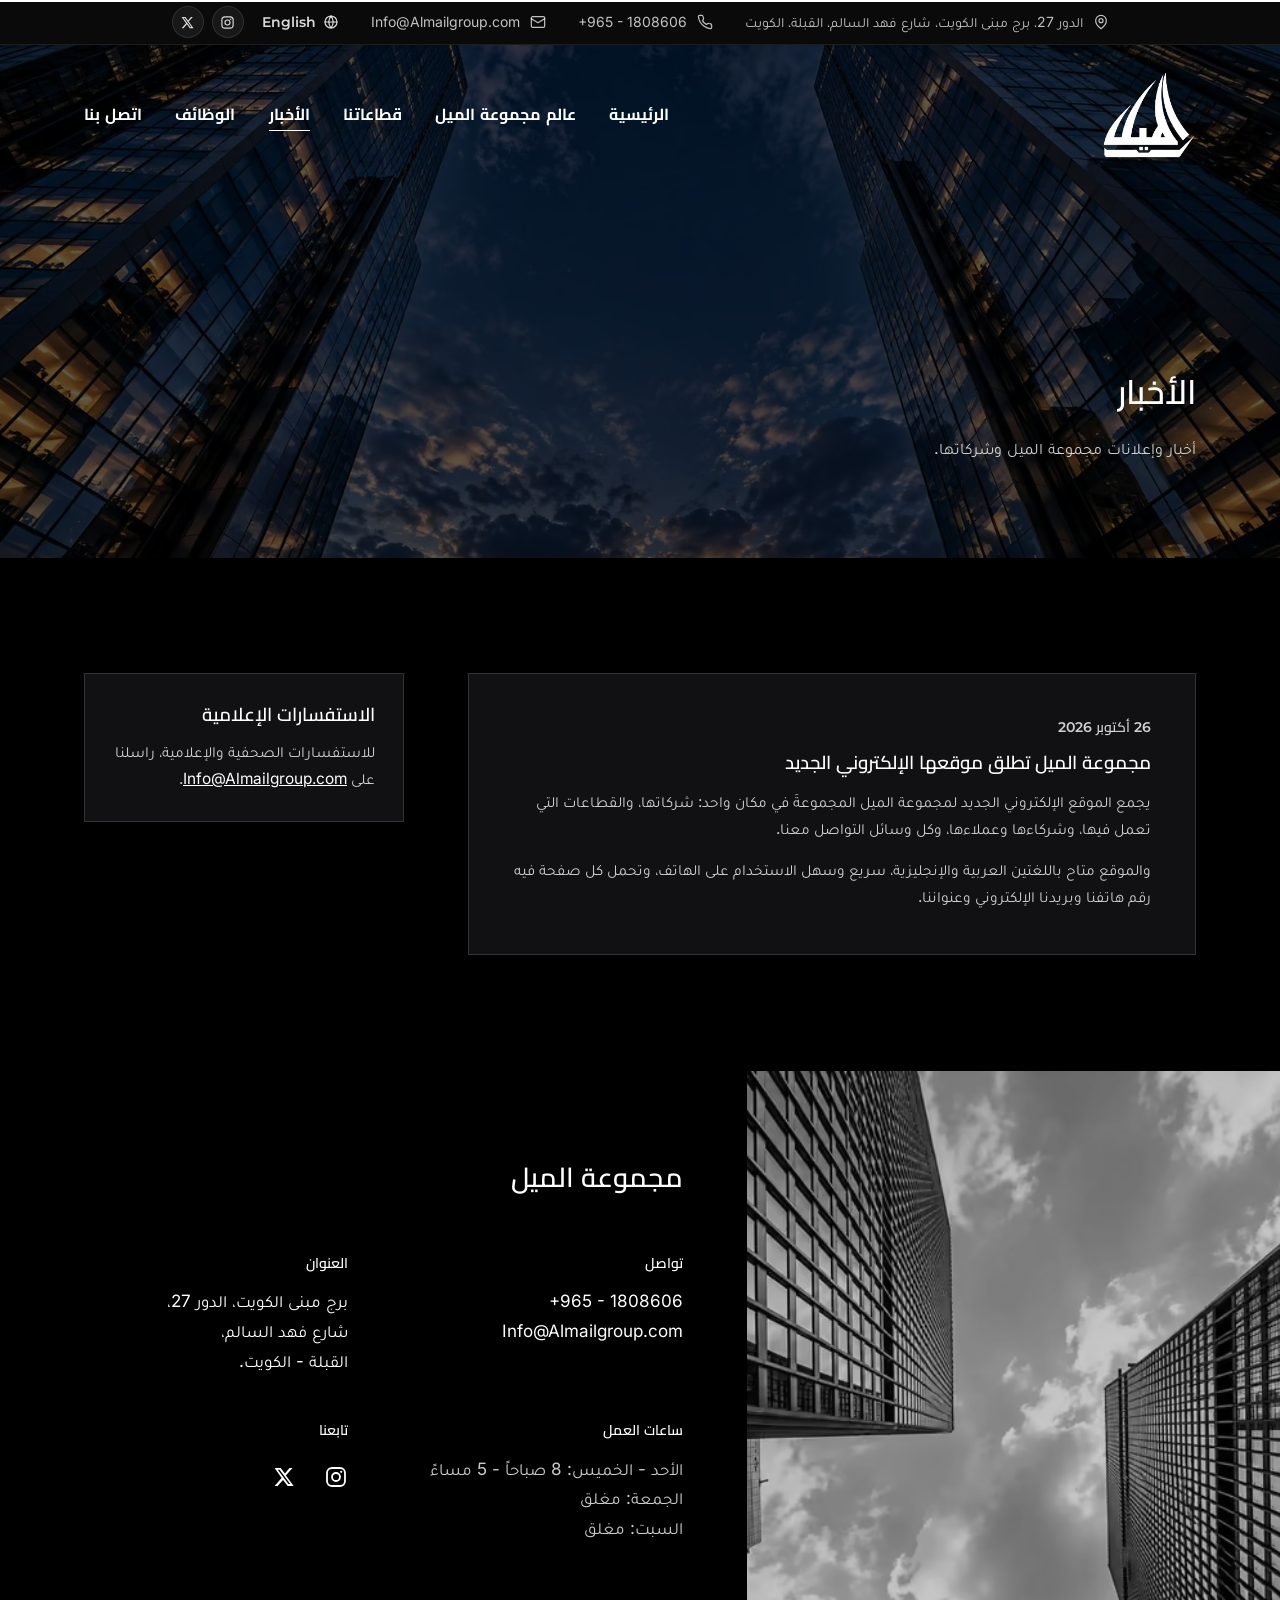
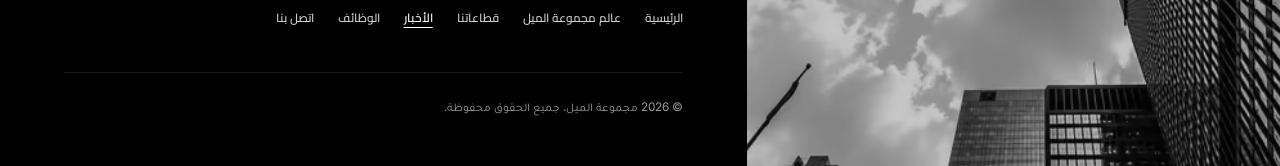
<file: ar/news/index.html>
<!DOCTYPE html>
<html lang="ar" dir="rtl">
<head>
<meta charset="utf-8">
<meta name="viewport" content="width=device-width, initial-scale=1">
<title>الأخبار | مجموعة الميل</title>
<meta name="description" content="أخبار وإعلانات مجموعة الميل، المجموعة القابضة في الكويت.">
<meta name="theme-color" content="#000000">
<link rel="canonical" href="https://www.almailgroup.com/ar/news/">
<link rel="alternate" hreflang="en" href="https://www.almailgroup.com/news/">
<link rel="alternate" hreflang="ar" href="https://www.almailgroup.com/ar/news/">
<link rel="alternate" hreflang="x-default" href="https://www.almailgroup.com/news/">
<meta property="og:type" content="website">
<meta property="og:site_name" content="مجموعة الميل">
<meta property="og:locale" content="ar_KW">
<meta property="og:locale:alternate" content="en_US">
<meta property="og:title" content="الأخبار | مجموعة الميل">
<meta property="og:description" content="أخبار وإعلانات مجموعة الميل، المجموعة القابضة في الكويت.">
<meta property="og:url" content="https://www.almailgroup.com/ar/news/">
<meta property="og:image" content="https://www.almailgroup.com/assets/img/og-share.jpg?v=f45fd65ebc">
<meta property="og:image:width" content="1200">
<meta property="og:image:height" content="630">
<meta name="twitter:card" content="summary_large_image">
<link rel="icon" type="image/png" sizes="32x32" href="/assets/img/favicon-32.png?v=187c327753">
<link rel="icon" type="image/png" sizes="192x192" href="/assets/img/favicon-192.png?v=b509cb3de9">
<link rel="apple-touch-icon" href="/assets/img/apple-touch-icon.png?v=9ba8148e47">
<link rel="manifest" href="/ar/manifest.webmanifest">
<meta name="apple-mobile-web-app-title" content="مجموعة الميل">
<link rel="preload" href="/assets/fonts/tajawal-arabic-400.woff2?v=86dcc0150b" as="font" type="font/woff2" crossorigin>
<link rel="preload" href="/assets/fonts/cairo-arabic.woff2?v=714d40cf07" as="font" type="font/woff2" crossorigin>
<link rel="preload" as="image" type="image/avif" href="/assets/img/photos/why-choose-towers.avif?v=c389d11f03" imagesrcset="/assets/img/photos/why-choose-towers-960.avif?v=aacbc784b4 960w, /assets/img/photos/why-choose-towers.avif?v=c389d11f03 1672w" imagesizes="100vw" media="not all and (max-width: 640px) and (orientation: portrait)" fetchpriority="high">
<link rel="preload" as="image" type="image/avif" href="/assets/img/photos/why-choose-towers-portrait.avif?v=379ae1cae6" media="(max-width: 640px) and (orientation: portrait)" fetchpriority="high">
<style>
@font-face {
font-family: "Inter";
src: url(/assets/fonts/inter-latin.woff2?v=c0815e503a) format("woff2");
font-weight: 400 600;
font-display: swap;
}
@font-face {
font-family: "Montserrat";
src: url(/assets/fonts/montserrat-latin.woff2?v=a5ec54920b) format("woff2");
font-weight: 100 900;
font-display: swap;
}
@font-face {
font-family: "Inter Fallback";
src: local("Arial"), local("ArialMT"), local("Liberation Sans");
size-adjust: 107.48%;
ascent-override: 90.13%;
descent-override: 22.44%;
line-gap-override: 0%;
}
@font-face {
font-family: "Montserrat Fallback";
src: local("Arial"), local("ArialMT"), local("Liberation Sans");
font-weight: 100 500;
size-adjust: 113.5%;
ascent-override: 85.29%;
descent-override: 22.11%;
line-gap-override: 0%;
}
@font-face {
font-family: "Montserrat Fallback";
src: local("Arial Bold"), local("Arial-BoldMT"), local("Liberation Sans Bold");
font-weight: 600 900;
size-adjust: 107.53%;
ascent-override: 90.02%;
descent-override: 23.34%;
line-gap-override: 0%;
}
@font-face {
font-family: "Cairo";
src: url(/assets/fonts/cairo-arabic.woff2?v=714d40cf07) format("woff2");
font-weight: 200 1000;
font-display: swap;
unicode-range: U+0600-06FF, U+0750-077F, U+0870-08FF, U+200C-200E, U+2010-2011, U+204F, U+2E41, U+FB50-FDFF, U+FE70-FEFC;
}
@font-face {
font-family: "Tajawal";
src: url(/assets/fonts/tajawal-arabic-400.woff2?v=86dcc0150b) format("woff2");
font-weight: 400;
font-display: swap;
unicode-range: U+0600-06FF, U+0750-077F, U+0870-08FF, U+200C-200E, U+2010-2011, U+204F, U+2E41, U+FB50-FDFF, U+FE70-FEFC;
}
@font-face {
font-family: "Tajawal";
src: url(/assets/fonts/tajawal-arabic-700.woff2?v=18fca0c18f) format("woff2");
font-weight: 700;
font-display: swap;
unicode-range: U+0600-06FF, U+0750-077F, U+0870-08FF, U+200C-200E, U+2010-2011, U+204F, U+2E41, U+FB50-FDFF, U+FE70-FEFC;
}
:root {
--black: #000;
--ink: #0a0a0a;
--charcoal: #1c1c1c;
--white: #fff;
--soft: rgba(255, 255, 255, .8);
--card: #111114;
--line: rgba(255, 255, 255, .14);
--font-head: "Montserrat", "Montserrat Fallback", "Helvetica Neue", Helvetica, Arial, sans-serif;
--font-nav: var(--font-head);
--font-body: "Inter", "Inter Fallback", "Helvetica Neue", Helvetica, Arial, sans-serif;
--h1: 33.6px;
--h2: 27.2px;
--wrap: 1240px;
--gutter: clamp(20px, 5vw, 64px);
--section: clamp(88px, 12vw, 150px);
--ease: cubic-bezier(.2, .7, .2, 1);
}
html[lang="ar"] {
--font-head: "Cairo", "Montserrat", "Montserrat Fallback", Tahoma, "Geeza Pro", sans-serif;
--font-body: "Tajawal", "Inter", "Inter Fallback", Tahoma, "Geeza Pro", sans-serif;
}
*, *::before, *::after { box-sizing: border-box; }
html {
-webkit-text-size-adjust: 100%;
scroll-behavior: smooth;
scroll-padding-top: 80px;
}
body {
margin: 0;
background: var(--black);
color: var(--white);
font: 400 16px/1.75 var(--font-body);
-webkit-font-smoothing: antialiased;
-moz-osx-font-smoothing: grayscale;
}
img { display: block; max-width: 100%; height: auto; }
input, select, textarea { font-size: 16px; }
picture { display: contents; }
a, button { -webkit-tap-highlight-color: rgba(255, 255, 255, .15); }
h1, h2, h3 {
margin: 0;
font-family: var(--font-head);
font-weight: 600;
line-height: 1.12;
letter-spacing: -.02em;
}
h1, h2 { text-wrap: balance; }
h1 { font-size: var(--h1); }
h2 { font-size: var(--h2); }
p { margin: 0; }
a { color: inherit; }
ul { margin: 0; padding: 0; list-style: none; }
address { font-style: normal; }
:focus-visible { outline: 2px solid var(--white); outline-offset: 4px; }
.wrap {
width: 100%;
max-width: var(--wrap);
margin-inline: auto;
padding-inline: var(--gutter);
}
.skip-link {
position: absolute;
inset-inline-start: 16px;
top: -60px;
z-index: 100;
padding: 10px 16px;
background: var(--white);
color: var(--black);
font: 600 14px var(--font-nav);
text-decoration: none;
}
.skip-link:focus { top: 16px; }
.has-bg { position: relative; isolation: isolate; overflow: hidden; }
.bg { position: absolute; inset: 0; z-index: -2; }
.bg img { width: 100%; height: 100%; object-fit: cover; }
.photo { isolation: isolate; }
.has-hint.is-near::before {
content: "";
position: absolute;
inset: -40px;
z-index: -1;
background: var(--hint) var(--focus) 50% / cover no-repeat;
filter: blur(24px);
}
.has-hint.is-loaded::before { visibility: hidden; transition: visibility 0s .8s; }
.js .photo-fade img { opacity: 0; transition: opacity .7s var(--ease); }
.js .photo-fade.is-loaded img { opacity: 1; }
.has-bg::before {
content: "";
position: absolute;
inset: 0;
z-index: -1;
background: rgba(0, 0, 0, var(--overlay, .6));
}
.site-header {
position: absolute;
top: 0;
left: 0;
right: 0;
z-index: 20;
}
.topbar {
background: var(--ink);
border-bottom: 1px solid rgba(255, 255, 255, .08);
font-size: 14px;
color: rgba(255, 255, 255, .75);
}
.topbar-inner { display: flex; align-items: center; justify-content: center; gap: 32px; min-height: 44px; }
.topbar-contact { display: flex; align-items: center; gap: 32px; }
.topbar-contact li { display: flex; align-items: center; gap: 10px; white-space: nowrap; }
.topbar-contact svg { flex-shrink: 0; width: 16px; height: 16px; }
.topbar-contact a { color: inherit; text-decoration: none; transition: color .25s var(--ease); }
.tb-short { display: none; }
.topbar-social { display: flex; gap: 8px; }
.topbar-social a {
display: inline-flex;
align-items: center;
justify-content: center;
width: 32px;
height: 32px;
border: 1px solid rgba(255, 255, 255, .1);
border-radius: 50%;
background: rgba(255, 255, 255, .06);
color: rgba(255, 255, 255, .85);
transition: color .25s var(--ease), border-color .25s var(--ease);
}
.topbar-social svg { width: 15px; height: 15px; }
.topbar-end { display: flex; align-items: center; gap: 18px; }
.lang-link {
display: inline-flex;
align-items: center;
gap: 7px;
min-height: 32px;
font: 600 14px/1 var(--font-nav);
color: rgba(255, 255, 255, .85);
text-decoration: none;
transition: color .25s var(--ease);
}
.lang-link svg { width: 16px; height: 16px; }
.lang-link[lang="ar"],
.m-lang[lang="ar"],
.not-found-ar { font-family: "Tajawal", Tahoma, "Geeza Pro", sans-serif; }
.header-inner { display: flex; align-items: center; justify-content: space-between; gap: 32px; padding-block: 26px; }
.site-header.is-stuck {
position: fixed;
background: rgba(8, 8, 10, .96);
border-bottom: 1px solid rgba(255, 255, 255, .08);
animation: header-in .35s var(--ease);
}
.site-header.is-stuck .topbar { display: none; }
.site-header.is-stuck .header-inner { padding-block: 10px; }
.site-header.is-stuck .brand-logo { height: 54px; }
.site-header.is-stuck { transition: transform .25s var(--ease); }
.site-header.is-stuck.is-hidden { animation: none; transform: translateY(-100%); }
@keyframes header-in {
from { transform: translateY(-100%); }
to { transform: none; }
}
.brand { display: inline-flex; flex-shrink: 0; }
.brand-logo { width: auto; height: 88px; }
.nav { margin-inline-start: auto; }
.nav ul { display: flex; align-items: center; gap: clamp(20px, 2.6vw, 40px); }
.header-lang { display: none; }
@media (min-width: 1081px) {
.site-header.is-stuck .header-lang { display: inline-flex; }
}
.nav-link {
position: relative;
display: inline-block;
padding-block: 8px;
font: 700 16px/1.2 var(--font-nav);
letter-spacing: .02em;
color: var(--white);
text-decoration: none;
white-space: nowrap;
transition: color .25s var(--ease);
}
.nav-link::after {
content: "";
position: absolute;
left: 0;
right: 0;
bottom: 2px;
height: 1px;
background: currentColor;
transform: scaleX(0);
transform-origin: left;
transition: transform .35s var(--ease);
}
.nav-link[aria-current="page"]::after { transform: scaleX(1); }
.header-actions { display: none; align-items: center; gap: 10px; margin-inline-end: -6px; }
.burger {
display: none;
position: relative;
width: 44px;
height: 44px;
padding: 0;
border: 0;
background: none;
color: var(--white);
cursor: pointer;
}
.burger span,
.burger span::before,
.burger span::after {
position: absolute;
left: 10px;
width: 24px;
height: 1.5px;
background: currentColor;
content: "";
}
.burger span { top: 50%; }
.burger span::before { left: 0; top: -8px; }
.burger span::after { left: 0; top: 8px; }
.backdrop {
position: fixed;
inset: 0;
z-index: 40;
background: rgba(0, 0, 0, .6);
opacity: 0;
visibility: hidden;
transition: opacity .3s var(--ease), visibility 0s .3s;
}
.backdrop.is-open { opacity: 1; visibility: visible; transition: opacity .3s var(--ease); }
.mobile-nav {
position: fixed;
top: 0;
inset-inline-end: 0;
bottom: 0;
z-index: 50;
display: flex;
flex-direction: column;
width: min(380px, 88vw);
padding: 22px 28px 32px;
background: var(--ink);
overflow-y: auto;
overscroll-behavior: contain;
transform: translateX(100%);
visibility: hidden;
transition: transform .4s var(--ease), visibility 0s .4s;
}
.mobile-nav.is-open { transform: none; visibility: visible; transition: transform .4s var(--ease); }
.mobile-nav-head { display: flex; align-items: center; justify-content: space-between; margin-bottom: 36px; }
.mobile-nav-head .brand-logo { height: 56px; }
.close {
width: 44px;
height: 44px;
padding: 10px;
border: 0;
background: none;
color: var(--white);
cursor: pointer;
}
.close svg { width: 24px; height: 24px; }
.m-link {
display: block;
padding: 14px 0;
border-bottom: 1px solid rgba(255, 255, 255, .1);
font: 700 20px/1.3 var(--font-nav);
color: var(--white);
text-decoration: none;
}
.m-link[aria-current="page"] { text-decoration: underline; text-decoration-thickness: 1px; text-underline-offset: 8px; }
.m-link:active { color: var(--soft); }
.m-lang {
display: flex;
align-items: center;
gap: 10px;
min-height: 52px;
border-bottom: 1px solid rgba(255, 255, 255, .1);
font: 600 18px/1.3 var(--font-nav);
color: var(--soft);
text-decoration: none;
}
.m-lang svg { width: 18px; height: 18px; color: var(--soft); }
.m-lang:active { color: var(--soft); }
.m-contact { margin-top: auto; padding-top: 36px; }
.m-call { width: 100%; }
.m-details { display: grid; gap: 2px; margin-top: 18px; font-size: 16px; color: var(--soft); }
.m-details li { display: flex; align-items: center; gap: 12px; }
.m-details svg { flex-shrink: 0; width: 18px; height: 18px; color: var(--soft); }
.m-details a,
.m-details span { padding-block: 9px; }
.m-details a { color: var(--white); text-decoration: none; }
.m-social { margin-top: 10px; }
.hero {
display: flex;
align-items: center;
min-height: 100vh;
min-height: 100svh;
padding-block: 200px 120px;
}
.hero::before {
background: linear-gradient(90deg, rgba(0, 0, 0, .78) 0%, rgba(0, 0, 0, .58) 42%, rgba(0, 0, 0, .28) 100%);
}
.hero-title { margin-bottom: 28px; font-size: 33.5px; }
.hero-actions { display: flex; flex-wrap: wrap; gap: 14px; margin-top: 44px; }
.btn {
display: inline-flex;
align-items: center;
justify-content: center;
min-height: 54px;
padding: 0 30px;
border: 1px solid transparent;
border-radius: 2px;
font: 600 15px/1 var(--font-nav);
letter-spacing: .03em;
text-decoration: none;
transition: background .3s var(--ease), border-color .3s var(--ease), color .3s var(--ease), transform .15s var(--ease);
}
.btn:active { transform: scale(.97); }
.btn { gap: 10px; }
.btn svg { flex-shrink: 0; width: 18px; height: 18px; }
.btn-primary { background: var(--white); color: var(--black); }
.btn-ghost { border-color: rgba(255, 255, 255, .6); color: var(--white); }
.hero-lead {
max-width: 600px;
font-size: 16px;
line-height: 1.65;
color: var(--white);
}
.scroll-cue {
position: absolute;
left: 50%;
bottom: 28px;
width: 44px;
height: 64px;
margin-left: -22px;
padding: 8px 10px;
color: var(--white);
opacity: .85;
}
.scroll-cue svg { width: 24px; height: 48px; animation: nudge 2.4s ease-in-out infinite; }
@keyframes nudge {
0%, 100% { transform: translateY(-4px); }
50% { transform: translateY(6px); }
}
.why { --overlay: .5; padding-block: clamp(110px, 16vw, 200px); }
.why-band {
max-width: 1160px;
padding: clamp(36px, 6vw, 84px);
background: var(--white);
color: var(--black);
}
.why-band h2 { margin-bottom: clamp(28px, 4vw, 44px); }
.why-band h3 { margin-bottom: 16px; font-size: 18.6px; line-height: 1.25; }
.why-band p { font-size: 15.4px; color: #1a1a1a; }
.why-body {
display: grid;
grid-template-columns: minmax(0, 1fr) minmax(0, 1fr);
gap: clamp(32px, 5vw, 72px);
align-items: start;
}
.why-areas { display: grid; grid-template-columns: repeat(2, minmax(0, 1fr)); gap: 12px; }
.why-areas li {
display: flex;
align-items: center;
gap: 14px;
padding: 14px 16px;
border: 1px solid #e5e5e5;
font: 600 16px/1.25 var(--font-head);
color: #111;
}
.why-icon {
display: inline-flex;
flex-shrink: 0;
align-items: center;
justify-content: center;
width: 42px;
height: 42px;
border-radius: 50%;
background: #f0f0f0;
color: var(--black);
}
.why-icon svg { width: 22px; height: 22px; }
.about { --overlay: .62; padding-block: var(--section); }
.section-head { margin-bottom: clamp(48px, 7vw, 84px); }
.subtitle {
margin-top: 14px;
font-family: var(--font-head);
font-weight: 500;
font-size: 20px;
color: var(--soft);
}
.about-head {
display: grid;
grid-template-columns: minmax(0, 1fr) minmax(0, 1fr);
gap: clamp(32px, 6vw, 96px);
align-items: end;
margin-bottom: clamp(48px, 6vw, 72px);
}
.about-head .section-head { margin-bottom: 0; }
.about-text { font-size: 16px; line-height: 1.7; color: var(--white); }
.sub-logos {
--cols: 4;
--gx: 16px;
display: flex;
flex-wrap: wrap;
justify-content: center;
gap: var(--gx);
}
.sub-logos li {
display: flex;
flex: 0 0 calc((100% - (var(--cols) - 1) * var(--gx)) / var(--cols));
height: 150px;
border: 1px solid var(--line);
background: rgba(10, 10, 14, .45);
transition: background .3s var(--ease), border-color .3s var(--ease);
}
.sub-logos a { display: flex; align-items: center; justify-content: center; width: 100%; padding: 26px; }
.sub-logos a:active { background: rgba(255, 255, 255, .06); }
.sub-logos img { width: auto; max-width: 100%; max-height: 84px; object-fit: contain; }
.sectors { --overlay: .55; padding-block: var(--section); }
.sectors-head { max-width: 800px; margin: 0 auto clamp(48px, 7vw, 80px); text-align: center; }
.sectors-head p { margin-top: 24px; font-size: 16px; color: var(--white); }
.sector-list {
display: grid;
grid-template-columns: repeat(2, minmax(0, 1fr));
column-gap: clamp(32px, 6vw, 96px);
max-width: 1120px;
margin-inline: auto;
}
.sector-list li { border-bottom: 1px solid rgba(255, 255, 255, .16); }
.sector-list li:nth-child(-n + 2) { border-top: 1px solid rgba(255, 255, 255, .16); }
.sector-link {
display: flex;
align-items: center;
gap: 22px;
padding: 24px 4px;
font: 500 24px/1.15 var(--font-head);
color: var(--white);
text-decoration: none;
transition: color .35s var(--ease);
}
.sector-num {
min-width: 2.2em;
font: 600 14px/1 var(--font-nav);
letter-spacing: .1em;
color: var(--soft);
}
.sector-name { flex: 1; transition: transform .45s var(--ease); }
.sector-arrow {
display: inline-flex;
color: var(--white);
opacity: 0;
transform: translateX(-10px);
transition: opacity .35s var(--ease), transform .45s var(--ease);
}
.sector-arrow svg { width: 28px; height: 28px; }
.sector-link:active { color: var(--soft); }
.sector-link:focus-visible .sector-name { transform: translateX(6px); }
.sector-link:focus-visible .sector-arrow { opacity: 1; transform: none; }
.logo-grid {
--cols: 4;
--gx: 32px;
display: flex;
flex-wrap: wrap;
justify-content: center;
column-gap: var(--gx);
margin-inline: auto;
}
.logo-grid li {
display: flex;
flex: 0 0 calc((100% - (var(--cols) - 1) * var(--gx)) / var(--cols));
align-items: center;
justify-content: center;
}
.logo-grid img { width: auto; max-width: 100%; object-fit: contain; }
.partners { padding-block: var(--section); background: var(--black); }
.logo-grid--partners {
display: grid;
grid-template-columns: repeat(4, minmax(0, 1fr));
column-gap: 0;
max-width: 1160px;
margin-top: clamp(48px, 6vw, 72px);
border-top: 1px solid rgba(255, 255, 255, .12);
border-inline-start: 1px solid rgba(255, 255, 255, .12);
}
.logo-grid--partners li {
height: 160px;
padding: 28px;
border-inline-end: 1px solid rgba(255, 255, 255, .12);
border-bottom: 1px solid rgba(255, 255, 255, .12);
transition: background .3s var(--ease);
}
.logo-grid--partners img { max-height: 58px; max-width: min(210px, 100%); }
.clients-head { padding-block: clamp(80px, 9vw, 112px) clamp(48px, 6vw, 64px); background: var(--black); text-align: center; }
.divider { display: block; width: 64px; height: 1px; margin: 26px auto 0; background: var(--white); }
.clients-body { padding-block: clamp(8px, 2vw, 24px) clamp(80px, 10vw, 130px); background: var(--black); }
.logo-grid--clients {
--cols: 5;
--gx: clamp(24px, 4vw, 52px);
row-gap: clamp(36px, 4vw, 56px);
max-width: 1160px;
}
.logo-grid--clients li { height: 110px; }
.logo-grid--clients img {
max-height: 84px;
max-width: min(190px, 100%);
opacity: .62;
transition: opacity .35s var(--ease);
}
.quote { --overlay: .58; padding-block: clamp(110px, 14vw, 170px); text-align: center; }
.quote-track { display: grid; }
.quote-slide { grid-area: 1 / 1; transition: opacity .7s var(--ease); }
.quote figure { margin: 0; }
.quote-slide[hidden] { display: block; visibility: hidden; opacity: 0; }
.quote blockquote { margin: 0 auto; max-width: 960px; }
.quote blockquote p { font: 500 26px/1.25 var(--font-head); text-wrap: balance; }
.quote figcaption { display: flex; flex-direction: column; align-items: center; gap: 4px; margin-top: 36px; }
.quote figcaption::before { content: ""; width: 48px; height: 2px; margin-bottom: 18px; background: var(--white); }
.quote-name { font-size: 19px; font-weight: 600; }
.quote-role { font-size: 16px; color: var(--soft); }
.quote-dots { display: flex; justify-content: center; gap: 4px; margin-top: 48px; }
.quote-dot {
position: relative;
width: 24px;
height: 24px;
padding: 0;
border: 0;
background: none;
cursor: pointer;
}
.quote-dot::before {
content: "";
position: absolute;
inset: 8px;
border: 1px solid var(--white);
border-radius: 50%;
transition: background .3s var(--ease);
}
.quote-dot[aria-current="true"]::before { background: var(--white); }
.site-footer { display: grid; grid-template-columns: minmax(0, 5fr) minmax(0, 7fr); background: var(--black); }
.footer-photo { position: relative; min-height: 100%; overflow: hidden; }
.footer-photo.has-hint::before { background-position: center; filter: grayscale(1) brightness(.78) blur(24px); }
.footer-photo img { position: absolute; inset: 0; width: 100%; height: 100%; object-fit: cover; filter: grayscale(1) brightness(.78); }
.footer-panel { padding: clamp(56px, 7vw, 100px) clamp(28px, 5vw, 80px) clamp(32px, 4vw, 48px); }
.footer-title { margin-bottom: clamp(36px, 5vw, 56px); font-size: var(--h2); }
.footer-grid { display: grid; grid-template-columns: repeat(auto-fit, minmax(240px, 1fr)); gap: 44px clamp(24px, 4vw, 56px); }
.footer-nav { margin-top: clamp(40px, 5vw, 56px); }
.footer-nav ul { display: flex; flex-wrap: wrap; gap: 4px 24px; }
.footer-nav a {
display: inline-flex;
align-items: center;
min-height: 36px;
font: 600 11.8px/1.2 var(--font-nav);
color: var(--soft);
text-decoration: none;
transition: color .25s var(--ease);
}
.footer-nav a[aria-current="page"] { color: var(--white); text-decoration: underline; text-decoration-thickness: 1px; text-underline-offset: 5px; }
.footer-legal {
margin-top: clamp(28px, 3vw, 36px);
padding-top: 24px;
border-top: 1px solid rgba(255, 255, 255, .1);
font-size: 11.8px;
color: rgba(255, 255, 255, .6);
}
.footer-grid h3 {
margin-bottom: 14px;
font: 600 14px/1.2 var(--font-nav);
letter-spacing: .14em;
text-transform: uppercase;
}
.footer-grid p,
.footer-grid address,
.footer-contact { font-size: 17px; line-height: 1.75; color: var(--soft); }
.footer-grid a { color: var(--white); text-decoration: none; }
.social { display: flex; gap: 8px; margin-inline-start: -10px; }
.social a { display: inline-flex; width: 44px; height: 44px; padding: 10px; color: var(--white); transition: color .25s var(--ease); }
.social svg { width: 24px; height: 24px; }
.to-top {
position: fixed;
inset-inline-end: 16px;
bottom: 16px;
z-index: 30;
display: inline-flex;
align-items: center;
justify-content: center;
width: 48px;
height: 48px;
padding: 0;
border: 1px solid rgba(255, 255, 255, .3);
border-radius: 50%;
background: rgba(8, 8, 10, .92);
color: var(--white);
cursor: pointer;
opacity: 0;
visibility: hidden;
transform: translateY(12px);
transition: opacity .3s var(--ease), transform .3s var(--ease), visibility 0s .3s;
}
.to-top[hidden] { display: none; }
.to-top.is-visible { opacity: 1; visibility: visible; transform: none; transition: opacity .3s var(--ease), transform .3s var(--ease); }
.to-top svg { width: 20px; height: 20px; }
.to-top:active { border-color: var(--white); background: rgba(255, 255, 255, .12); }
.page-hero {
--overlay: .62;
display: flex;
align-items: flex-end;
min-height: 62vh;
padding-block: 230px clamp(64px, 8vw, 96px);
}
.page-lead { max-width: 620px; margin-top: 20px; font-size: 16px; color: var(--soft); }
.page-section { padding-block: clamp(72px, 9vw, 120px); background: var(--black); }
.page-section--alt { border-block: 1px solid rgba(255, 255, 255, .06); background: var(--ink); }
.lead-text { max-width: 760px; margin-top: 18px; font-size: 17.9px; line-height: 1.65; color: var(--soft); }
.page-intro { margin: 0 0 clamp(40px, 5vw, 64px); color: var(--white); }
.icon-badge {
display: inline-flex;
flex-shrink: 0;
align-items: center;
justify-content: center;
width: 52px;
height: 52px;
border-radius: 50%;
background: rgba(255, 255, 255, .1);
color: var(--white);
}
.icon-badge svg { width: 24px; height: 24px; }
.company-card,
.sector-card,
.item-card,
.contact-card,
.empty-note,
.side-note,
.steps > li,
.online-card { border: 1px solid var(--line); background: var(--card); }
.company-card,
.sector-card { scroll-margin-top: 100px; transition: border-color .4s var(--ease); }
.company-card:target,
.sector-card:target { border-color: var(--white); }
.chips-label { margin-top: 22px; font: 600 13px/1.2 var(--font-nav); letter-spacing: .12em; text-transform: uppercase; color: rgba(255, 255, 255, .62); }
.chips { display: flex; flex-wrap: wrap; gap: 8px; margin-top: 10px; }
.chip {
display: inline-flex;
align-items: center;
min-height: 36px;
padding: 0 14px;
border: 1px solid rgba(255, 255, 255, .24);
border-radius: 999px;
font: 500 14px/1.2 var(--font-nav);
color: var(--white);
text-decoration: none;
transition: border-color .25s var(--ease), color .25s var(--ease);
}
a.chip:active { border-color: var(--white); background: rgba(255, 255, 255, .1); }
.company-grid { display: grid; grid-template-columns: repeat(auto-fill, minmax(min(100%, 340px), 1fr)); gap: 20px; }
.company-card { display: flex; flex-direction: column; }
.company-logo {
display: flex;
align-items: center;
justify-content: center;
height: 170px;
padding: 32px;
border-bottom: 1px solid rgba(255, 255, 255, .1);
background: var(--charcoal);
}
.company-logo img { width: auto; max-width: min(240px, 100%); max-height: 84px; object-fit: contain; }
.company-body { display: flex; flex: 1; flex-direction: column; align-items: flex-start; padding: clamp(24px, 3vw, 32px); }
.company-field { margin-bottom: 10px; font: 600 13px/1.2 var(--font-nav); letter-spacing: .12em; text-transform: uppercase; color: var(--soft); }
.company-body h3 { font-size: 18.6px; }
.company-text { margin-top: 12px; font-size: 15.4px; line-height: 1.65; color: var(--soft); }
.company-link {
display: inline-flex;
align-items: center;
gap: 8px;
min-height: 44px;
margin-top: auto;
padding-top: 18px;
font: 600 15px/1.2 var(--font-nav);
color: var(--white);
text-decoration: none;
}
.company-link svg { width: 16px; height: 16px; color: var(--white); }
.sector-cards { display: grid; grid-template-columns: repeat(2, minmax(0, 1fr)); gap: 20px; }
.sector-card { padding: clamp(28px, 3.4vw, 44px); }
.sector-card-top { display: flex; align-items: center; justify-content: space-between; margin-bottom: 26px; }
.sector-card h2 { font-size: 18.6px; }
.sector-text { margin-top: 12px; font-size: 15.4px; line-height: 1.65; color: var(--soft); }
.news-layout { display: grid; grid-template-columns: minmax(0, 1fr) 320px; gap: clamp(32px, 5vw, 64px); align-items: start; }
.item-list { display: grid; gap: 20px; }
.item-card { padding: clamp(28px, 3.4vw, 44px); }
.item-meta { display: block; margin-bottom: 14px; font: 600 14px/1.3 var(--font-nav); letter-spacing: .06em; color: var(--soft); }
.item-card h2,
.item-card h3 { margin-bottom: 14px; font-size: 18.6px; }
.item-card p { font-size: 15.4px; color: var(--soft); }
.item-card p + p { margin-top: 14px; }
.item-card .btn { margin-top: 24px; }
.side-note { padding: 28px; }
.side-note h2 { margin-bottom: 12px; font-size: 18.6px; }
.side-note p { font-size: 15.4px; color: var(--soft); }
.side-note p + p { margin-top: 12px; }
.side-note a { color: var(--white); }
.side-note .social { margin-top: 10px; }
.empty-note { max-width: 760px; padding: clamp(24px, 3vw, 36px); font-size: 15.4px; color: var(--soft); }
.steps { display: grid; grid-template-columns: repeat(3, minmax(0, 1fr)); gap: 20px; margin: clamp(36px, 5vw, 56px) 0 0; padding: 0; list-style: none; }
.steps > li { display: flex; flex-direction: column; align-items: flex-start; padding: clamp(28px, 3vw, 36px); }
.step-num {
display: inline-flex;
align-items: center;
justify-content: center;
width: 44px;
height: 44px;
margin-bottom: 22px;
border: 1px solid var(--white);
border-radius: 50%;
font: 600 17px/1 var(--font-nav);
color: var(--white);
}
.steps h3 { margin-bottom: 10px; font-size: 18.6px; }
.steps p { font-size: 15.4px; color: var(--soft); }
.steps p a { color: var(--white); }
.steps .chips { margin-top: 18px; }
.steps .btn { margin-top: 24px; }
.contact-cards { display: grid; grid-template-columns: repeat(4, minmax(0, 1fr)); gap: 20px; }
.contact-card { display: flex; flex-direction: column; align-items: flex-start; padding: clamp(26px, 3vw, 34px); }
.contact-card h2 { margin: 22px 0 10px; font-size: 18.6px; }
.contact-card p,
.contact-card address { margin-bottom: 24px; font-size: 15.4px; line-height: 1.7; color: var(--soft); }
.contact-card p a { color: var(--white); text-decoration: none; overflow-wrap: anywhere; }
.contact-card .btn { margin-top: auto; }
.hours { width: 100%; font-size: 15.4px; color: var(--soft); }
.hours li { display: flex; flex-wrap: wrap; justify-content: space-between; gap: 4px 12px; padding-block: 9px; border-bottom: 1px solid rgba(255, 255, 255, .08); }
.hours li span:last-child { color: var(--white); }
.online-list { display: grid; grid-template-columns: repeat(auto-fill, minmax(min(100%, 240px), 1fr)); gap: 20px; }
.online-card {
display: flex;
flex-direction: column;
align-items: flex-start;
gap: 6px;
height: 100%;
padding: 28px;
color: var(--white);
text-decoration: none;
transition: border-color .3s var(--ease);
}
.online-card:active { border-color: var(--white); }
.online-logo { display: flex; align-items: center; height: 64px; margin-bottom: 14px; }
.online-logo img { width: auto; max-width: 200px; max-height: 56px; object-fit: contain; }
.online-name { font: 600 18.6px/1.2 var(--font-head); }
.online-url { display: inline-flex; align-items: center; gap: 8px; font-size: 15.4px; color: var(--white); }
.online-url svg { width: 15px; height: 15px; }
.cta-band { padding-block: clamp(64px, 8vw, 104px); background: var(--charcoal); }
.cta-inner { display: flex; flex-wrap: wrap; align-items: center; justify-content: space-between; gap: 28px 48px; }
.cta-band h2 { font-size: var(--h2); }
.cta-band p { max-width: 560px; margin-top: 12px; color: var(--soft); }
.cta-actions { display: flex; flex-wrap: wrap; gap: 14px; }
.text-link { color: var(--white); font: 600 17px var(--font-nav); text-underline-offset: 5px; }
@media (hover: hover) {
.topbar-contact a:hover,
.lang-link:hover { color: var(--white); }
.topbar-social a:hover { color: var(--white); border-color: rgba(255, 255, 255, .6); }
.nav-link:hover::after { transform: scaleX(1); }
.btn-primary:hover { border-color: var(--white); background: var(--black); color: var(--white); }
.btn-ghost:hover { border-color: var(--white); background: rgba(255, 255, 255, .1); }
.scroll-cue:hover { opacity: 1; }
.sub-logos li:hover { border-color: rgba(255, 255, 255, .32); background: rgba(10, 10, 14, .62); }
.sector-link:hover .sector-name { transform: translateX(6px); }
.sector-link:hover .sector-arrow { opacity: 1; transform: none; }
.logo-grid--partners li:hover { background: rgba(255, 255, 255, .04); }
.logo-grid--clients li:hover img { opacity: 1; }
.footer-grid a:hover { text-decoration: underline; text-underline-offset: 4px; }
.social a:hover { color: var(--soft); }
.to-top:hover { border-color: var(--white); background: rgba(255, 255, 255, .12); }
.footer-nav a:hover { color: var(--white); }
a.chip:hover { border-color: var(--white); background: rgba(255, 255, 255, .1); }
.company-link:hover span { text-decoration: underline; text-underline-offset: 4px; }
.online-card:hover { border-color: rgba(255, 255, 255, .6); }
.contact-card p a:hover,
.side-note a:hover,
.steps p a:hover { text-decoration: underline; text-underline-offset: 4px; }
}
.topbar-contact a:active,
.lang-link:active,
.footer-nav a:active { color: var(--white); }
.topbar-social a:active,
.social a:active,
.company-link:active { color: var(--soft); }
.footer-grid a:active,
.contact-card p a:active,
.side-note a:active,
.steps p a:active { text-decoration: underline; text-underline-offset: 4px; }
@media (prefers-reduced-motion: no-preference) {
@view-transition { navigation: auto; }
}
::view-transition-old(root),
::view-transition-new(root) { animation-duration: .22s; }
[dir="rtl"] * { letter-spacing: 0 !important; }
[dir="rtl"] [dir="ltr"],
[dir="rtl"] [dir="ltr"] * { letter-spacing: normal !important; }
[dir="rtl"] h1,
[dir="rtl"] h2 { line-height: 1.35; }
[dir="rtl"] h3 { line-height: 1.45; }
[dir="rtl"] .quote blockquote p { line-height: 1.45; }
[dir="rtl"] .nav-link::after { transform-origin: right; }
[dir="rtl"] .mobile-nav { transform: translateX(-100%); }
[dir="rtl"] .mobile-nav.is-open { transform: none; }
[dir="rtl"] .sector-arrow { transform: translateX(10px); }
[dir="rtl"] .sector-arrow svg,
[dir="rtl"] .company-link svg,
[dir="rtl"] .online-url svg { transform: scaleX(-1); }
[dir="rtl"] .sector-link:focus-visible .sector-name { transform: translateX(-6px); }
@media (hover: hover) {
[dir="rtl"] .sector-link:hover .sector-name { transform: translateX(-6px); }
}
@media (min-width: 901px) {
[dir="rtl"] .hero::before {
background: linear-gradient(270deg, rgba(0, 0, 0, .78) 0%, rgba(0, 0, 0, .58) 42%, rgba(0, 0, 0, .28) 100%);
}
}
:root {
--ease-out: cubic-bezier(.16, 1, .3, 1);
--ease-pop: cubic-bezier(.34, 1.56, .64, 1);
}
.words .w { display: inline-block; overflow: hidden; padding-block: .1em .16em; margin-block: -.1em -.16em; vertical-align: top; }
.words .w > span { display: inline-block; }
.words .w { --d: 0s; }
[dir="rtl"] .words .w { padding-block: .24em; margin-block: -.24em; }
@media screen and (prefers-reduced-motion: no-preference) {
.js .reveal {
opacity: 0;
transform: translateY(32px);
transition: opacity .8s var(--ease), transform 1s var(--ease-out);
}
.js .reveal.is-in { opacity: 1; transform: none; }
.js .reveal.words { opacity: 1; transform: none; }
.js .words .w > span {
transform: translateY(105%);
transition: transform 1.05s var(--ease-out) var(--d, 0s);
}
.js .is-in .words .w > span,
.js .words.is-in .w > span { transform: none; }
.words .w:nth-child(2) { --d: 0.07s; }
.words .w:nth-child(3) { --d: 0.14s; }
.words .w:nth-child(4) { --d: 0.21s; }
.words .w:nth-child(5) { --d: 0.28s; }
.words .w:nth-child(6) { --d: 0.35s; }
.words .w:nth-child(7) { --d: 0.42s; }
.words .w:nth-child(8) { --d: 0.49s; }
.words .w:nth-child(9) { --d: 0.56s; }
.words .w:nth-child(10) { --d: 0.63s; }
.words .w:nth-child(n + 11) { --d: .7s; }
.js .hero-title .w > span,
.js .page-hero h1 .w > span { transform: none; animation: word-rise 1.1s var(--ease-out) calc(var(--d, 0s) + .1s) both; }
.js .hero-actions { animation: rise-in 1s var(--ease-out) .5s both; }
.js .scroll-cue { animation: fade-in 1s var(--ease) 1.1s both; }
.js .reveal-pop { transform: translateY(26px) scale(.9); transition-timing-function: var(--ease), var(--ease-pop); transition-duration: .7s, .8s; }
.js .reveal-card { opacity: 1; transform: none; clip-path: inset(10% 8%); transition: clip-path 1.2s var(--ease-out); }
.js .reveal-card.is-in { clip-path: inset(0); }
.js .reveal-card .why-copy,
.js .reveal-card .why-areas li {
opacity: 0;
transform: translateY(22px);
transition: opacity .7s var(--ease) var(--d, .3s), transform .9s var(--ease-out) var(--d, .3s);
}
.js .reveal-card .why-icon { transform: scale(0); transition: transform .6s var(--ease-pop) calc(var(--d, .3s) + .15s); }
.js .reveal-card.is-in .why-copy,
.js .reveal-card.is-in .why-areas li { opacity: 1; transform: none; }
.js .reveal-card.is-in .why-icon { transform: none; }
.why-areas li:nth-child(1) { --d: 0.40s; }
.why-areas li:nth-child(2) { --d: 0.48s; }
.why-areas li:nth-child(3) { --d: 0.56s; }
.why-areas li:nth-child(4) { --d: 0.64s; }
.why-areas li:nth-child(5) { --d: 0.72s; }
.why-areas li:nth-child(6) { --d: 0.80s; }
.js .reveal-row { position: relative; opacity: 1; transform: none; border-color: transparent !important; }
.js .reveal-row::after,
.js .sector-list .reveal-row:nth-child(-n + 2)::before {
content: "";
position: absolute;
inset-inline: 0;
bottom: -1px;
height: 1px;
background: rgba(255, 255, 255, .16);
transform: scaleX(0);
transition: transform 1.3s var(--ease-out);
}
.js .sector-list .reveal-row:nth-child(-n + 2)::before { top: -1px; bottom: auto; }
.js .sector-list .reveal-row::before,
.js .sector-list .reveal-row::after { transform-origin: left; }
[dir="rtl"] .sector-list .reveal-row::before,
[dir="rtl"] .sector-list .reveal-row::after { transform-origin: right; }
.js .reveal-row .sector-link {
opacity: 0;
transform: translateX(-36px);
transition: color .35s var(--ease), opacity .7s var(--ease) .2s, transform 1s var(--ease-out) .2s;
}
.js[dir="rtl"] .reveal-row .sector-link { transform: translateX(36px); }
.js .reveal-row.is-in::after,
.js .reveal-row.is-in::before,
.js .reveal-row.is-in .sector-link { opacity: 1; transform: none; }
.js .quote-track figcaption::before,
.js .clients-head .divider { transform: scaleX(0); transition: transform 1s var(--ease-out) .45s; }
.js .quote-track.is-in figcaption::before,
.js .clients-head .is-in + .divider { transform: none; }
.js .reveal .icon-badge { transform: scale(.3); opacity: 0; transition: transform .7s var(--ease-pop) .25s, opacity .4s var(--ease) .25s; }
.js .reveal.is-in .icon-badge { transform: none; opacity: 1; }
.js .reveal-group { opacity: 1; transform: none; }
.js .reveal-group .footer-grid > *,
.js .reveal-group .footer-nav,
.js .reveal-group .footer-legal {
opacity: 0;
transform: translateY(24px);
transition: opacity .7s var(--ease) var(--d, .55s), transform .9s var(--ease-out) var(--d, .55s);
}
.js .reveal-group.is-in .footer-grid > *,
.js .reveal-group.is-in .footer-nav,
.js .reveal-group.is-in .footer-legal { opacity: 1; transform: none; }
.reveal-group .footer-grid > :nth-child(1) { --d: 0.15s; }
.reveal-group .footer-grid > :nth-child(2) { --d: 0.25s; }
.reveal-group .footer-grid > :nth-child(3) { --d: 0.35s; }
.reveal-group .footer-grid > :nth-child(4) { --d: 0.45s; }
.js .reveal:focus-within,
.js .reveal-row:focus-within .sector-link { opacity: 1; transform: none; transition: none; }
@keyframes word-rise { from { transform: translateY(105%); } }
@keyframes rise-in { from { opacity: 0; transform: translateY(24px); } }
@keyframes fade-in { from { opacity: 0; } }
}
@supports (animation-timeline: view()) {
@media screen and (prefers-reduced-motion: no-preference) {
.fx body::before {
content: "";
position: fixed;
inset: 0 0 auto;
z-index: 25;
height: 2px;
background: var(--white);
transform-origin: left;
pointer-events: none;
animation: grow linear both;
animation-timeline: scroll(root block);
}
.fx[dir="rtl"] body::before { transform-origin: right; }
.has-bg > .bg { inset: -15% 0; }
.fx .has-bg { view-timeline: --section block; view-timeline-inset: 0; }
.fx .has-bg > .bg { animation: drift linear both; animation-timeline: --section; }
.fx .hero > .bg,
.fx .page-hero > .bg { animation-name: drift-away; animation-range: exit; }
@media (max-width: 640px) {
.has-bg > .bg { inset: -10% 0; }
.fx .has-bg > .bg { animation-name: drift-small; }
.fx .hero > .bg,
.fx .page-hero > .bg { animation-name: drift-away-small; }
}
.fx .hero-inner,
.fx .page-hero .wrap { animation: float-away linear both; animation-timeline: --section; animation-range: exit 0% exit 80%; }
.fx .scroll-cue {
animation: fade-in 1s var(--ease) 1.1s backwards, fade-out linear both;
animation-timeline: auto, --section;
animation-range: normal, exit 0% exit 15%;
}
.fx .footer-photo { view-timeline: --footer-photo block; view-timeline-inset: 0; }
.fx .footer-photo img { animation: settle linear both; animation-timeline: --footer-photo; animation-range: entry 0% cover 50%; }
@keyframes grow { from { transform: scaleX(0); } }
@keyframes drift { from { transform: translateY(-11%); } to { transform: translateY(11%); } }
@keyframes drift-small { from { transform: translateY(-7.5%); } to { transform: translateY(7.5%); } }
@keyframes drift-away { to { transform: translateY(11%); } }
@keyframes drift-away-small { to { transform: translateY(7.5%); } }
@keyframes float-away { to { opacity: 0; transform: translateY(16vh) scale(.96); } }
@keyframes fade-out { to { opacity: 0; } }
@keyframes settle { from { transform: scale(1.2); } }
}
}
@media (max-width: 1200px) {
.tb-long { display: none; }
.tb-short { display: inline; }
.contact-cards { grid-template-columns: repeat(2, minmax(0, 1fr)); }
}
@media (max-width: 1080px) {
.nav { display: none; }
.header-actions { display: flex; }
.burger { display: block; }
.logo-grid--clients { --cols: 4; }
}
@media (max-width: 860px) {
.topbar-contact .tb-address,
.topbar-contact .tb-email { display: none; }
.topbar-inner { justify-content: space-between; min-height: 40px; }
}
@media (max-width: 900px) {
.hero::before { background: rgba(0, 0, 0, .6); }
.why-body { grid-template-columns: 1fr; }
.about-head { grid-template-columns: 1fr; align-items: start; }
.about-text { max-width: 640px; }
.sub-logos { --cols: 3; }
.logo-grid--clients { --cols: 3; }
.site-footer { grid-template-columns: 1fr; }
.footer-photo { height: 280px; }
.sector-cards,
.news-layout,
.steps { grid-template-columns: 1fr; }
}
@media (min-width: 1680px) {
:root { --wrap: 1480px; --section: 160px; }
.why-band,
.logo-grid--partners,
.logo-grid--clients { max-width: 1360px; }
.sector-list { max-width: 1280px; }
}
@media (min-width: 2200px) {
:root { --wrap: 1720px; }
.why-band,
.logo-grid--partners,
.logo-grid--clients { max-width: 1560px; }
.sector-list { max-width: 1440px; }
}
@media (max-width: 800px) {
.sector-list { grid-template-columns: 1fr; }
.sector-list li:nth-child(2) { border-top: 0; }
.js .sector-list .reveal-row:nth-child(2)::before { content: none; }
}
@media (max-width: 760px) {
.logo-grid--partners { grid-template-columns: repeat(2, minmax(0, 1fr)); }
}
@media (max-width: 640px) {
:root { --section: 72px; }
.header-inner { padding-block: 14px; }
.brand-logo { height: 52px; }
.site-header.is-stuck .header-inner { padding-block: 8px; }
.site-header.is-stuck .brand-logo { height: 44px; }
.hero { padding-block: 140px 96px; }
.hero-title { margin-bottom: 20px; }
.hero-actions { margin-top: 28px; }
.why { padding-block: 64px; }
.why-band { padding: 28px; }
.btn { padding: 0 20px; }
.hero-actions .btn,
.cta-actions .btn { flex: 1 1 auto; }
.cta-actions { width: 100%; }
.contact-card .btn,
.steps .btn,
.item-card .btn { align-self: stretch; }
.page-hero { min-height: 56vh; padding-block: 190px 56px; }
.contact-cards { grid-template-columns: 1fr; }
.company-logo { height: 140px; }
.why .bg img { object-position: 22% center; }
.why-areas li { flex-direction: column; align-items: flex-start; gap: 10px; padding: 14px; font-size: 15px; }
.why-icon { width: 38px; height: 38px; }
.sectors-head { text-align: start; }
.sector-link { gap: 16px; padding: 18px 2px; }
.sector-arrow svg { width: 22px; height: 22px; }
.sub-logos { --cols: 2; --gx: 12px; }
.sub-logos li { height: 112px; }
.sub-logos a { padding: 18px; }
.sub-logos img { max-height: 60px; }
.logo-grid--partners li { height: 112px; padding: 18px; }
.logo-grid--partners img { max-height: 44px; }
.logo-grid--clients { --cols: 3; --gx: 18px; row-gap: 22px; }
.logo-grid--clients li { height: 76px; }
.logo-grid--clients img { max-height: 60px; opacity: .8; }
.clients-head { padding-block: 72px 40px; }
.clients-body { padding-block: 8px 64px; }
.footer-photo { height: 180px; }
.footer-grid { gap: 32px; }
.to-top { inset-inline-end: 12px; bottom: 12px; }
}
@media (max-width: 420px) {
.footer-grid { grid-template-columns: 1fr; }
.why-band { padding: 24px 20px; }
.why-areas li { padding: 12px; font-size: 14px; }
.header-actions { gap: 6px; }
.sector-link { font-size: 22px; }
.sector-arrow { display: none; }
}
@media (max-height: 500px) and (orientation: landscape) {
:root { --section: 64px; }
.topbar { display: none; }
.header-inner { padding-block: 8px; }
.brand-logo { height: 44px; }
.site-header.is-stuck .brand-logo { height: 38px; }
.site-header.is-stuck .header-inner { padding-block: 6px; }
.hero { padding-block: 96px 56px; }
.hero-title { margin-bottom: 18px; }
.hero-actions { margin-top: 24px; }
.scroll-cue { display: none; }
.page-hero { min-height: 0; padding-block: 110px 44px; }
.why { padding-block: 56px; }
.why-band { padding: 32px; }
.clients-head { padding-block: 64px 36px; }
.footer-photo { height: 200px; }
}
@media (max-width: 400px) {
.topbar-social { display: none; }
}
@media (max-width: 359px) {
.logo-grid--clients { --cols: 2; }
}
@media (pointer: coarse) {
.topbar-contact a { padding-block: 11px; }
.lang-link { min-height: 44px; }
.topbar-social { gap: 12px; }
.topbar-social a { position: relative; }
.topbar-social a::after { content: ""; position: absolute; inset: -6px; }
.footer-contact a,
.contact-card p a { display: inline-block; padding-block: 9px; }
a.chip { min-height: 44px; }
.footer-nav a { min-height: 44px; min-width: 44px; justify-content: center; }
}
@media (prefers-reduced-motion: reduce) {
html { scroll-behavior: auto; }
*, *::before, *::after { animation: none !important; transition: none !important; }
}
</style>
<script>document.documentElement.classList.add('js')</script>
<script type="speculationrules">{"prerender": [{"where": {"href_matches": "/*"}, "eagerness": "moderate"}], "prefetch": [{"where": {"href_matches": "/*"}, "eagerness": "moderate"}]}</script>
</head>
<body>
<a class="skip-link" href="#main">تخطَّ إلى المحتوى</a>

<header class="site-header">
  <div class="topbar">
    <div class="wrap topbar-inner">
      <ul class="topbar-contact">
        <li class="tb-address"><svg viewBox="0 0 24 24" fill="none" stroke="currentColor" stroke-width="1.8" stroke-linecap="round" stroke-linejoin="round" aria-hidden="true"><path d="M20 10c0 6-8 12-8 12s-8-6-8-12a8 8 0 0 1 16 0z"/><circle cx="12" cy="10" r="3"/></svg><a href="https://www.google.com/maps/search/?api=1&query=Kuwait+Building+Tower%2C+Fahad+Al+Salem+Street%2C+Qibla%2C+Kuwait" target="_blank" rel="noopener noreferrer"><span class="tb-long">الدور 27، برج مبنى الكويت، شارع فهد السالم، القبلة، الكويت</span><span class="tb-short">برج مبنى الكويت، القبلة</span></a></li>
        <li><svg viewBox="0 0 24 24" fill="none" stroke="currentColor" stroke-width="1.8" stroke-linecap="round" stroke-linejoin="round" aria-hidden="true"><path d="M22 16.9v3a2 2 0 0 1-2.2 2 19.8 19.8 0 0 1-8.6-3.1 19.5 19.5 0 0 1-6-6A19.8 19.8 0 0 1 2.1 4.2 2 2 0 0 1 4.1 2h3a2 2 0 0 1 2 1.7c.1 1 .4 1.9.7 2.8a2 2 0 0 1-.5 2.1L8.1 9.9a16 16 0 0 0 6 6l1.3-1.2a2 2 0 0 1 2.1-.5c.9.3 1.8.6 2.8.7a2 2 0 0 1 1.7 2z"/></svg><a href="tel:+9651808606"><bdi dir="ltr">+965 - 1808606</bdi></a></li>
        <li class="tb-email"><svg viewBox="0 0 24 24" fill="none" stroke="currentColor" stroke-width="1.8" stroke-linecap="round" stroke-linejoin="round" aria-hidden="true"><rect x="2" y="4" width="20" height="16" rx="2"/><path d="m2 7 10 6 10-6"/></svg><a href="mailto:info@almailgroup.com"><bdi dir="ltr">Info@Almailgroup.com</bdi></a></li>
      </ul>
      <div class="topbar-end">
        <a class="lang-link" href="/news/" hreflang="en" lang="en"><svg viewBox="0 0 24 24" fill="none" stroke="currentColor" stroke-width="1.8" stroke-linecap="round" stroke-linejoin="round" aria-hidden="true"><circle cx="12" cy="12" r="9"/><path d="M3 12h18"/><path d="M12 3a14 14 0 0 1 0 18a14 14 0 0 1 0-18z"/></svg><span>English</span></a>
        <ul class="topbar-social">
        <li><a href="#" aria-label="مجموعة الميل على إنستغرام"><svg viewBox="0 0 24 24" fill="none" stroke="currentColor" stroke-width="1.8" aria-hidden="true"><rect x="3" y="3" width="18" height="18" rx="5"/><circle cx="12" cy="12" r="4"/><circle cx="17.2" cy="6.8" r="1.1" fill="currentColor" stroke="none"/></svg></a></li>
        <li><a href="#" aria-label="مجموعة الميل على إكس"><svg viewBox="0 0 24 24" fill="currentColor" aria-hidden="true"><path d="M17.5 3h3l-6.6 7.5L21.7 21h-6l-4.7-6.1L5.6 21h-3l7-8L2.6 3h6.1l4.2 5.6zm-1 16h1.7L7.6 4.7H5.8z"/></svg></a></li>
        </ul>
      </div>
    </div>
  </div>
  <div class="wrap header-inner">
    <a class="brand" href="/ar/"><picture><source type="image/webp" srcset="/assets/img/logos/logo-almail-group-white.webp?v=34bf390e7f"><img class="brand-logo" src="/assets/img/logos/logo-almail-group-white.png?v=b50996f75e" alt="مجموعة الميل" width="341" height="320" fetchpriority="high" decoding="async"></picture></a>
    <nav class="nav" aria-label="القائمة الرئيسية">
      <ul>
        <li><a class="nav-link" href="/ar/">الرئيسية</a></li>
        <li><a class="nav-link" href="/ar/almail-group-world/">عالم مجموعة الميل</a></li>
        <li><a class="nav-link" href="/ar/our-sectors/">قطاعاتنا</a></li>
        <li><a class="nav-link" href="/ar/news/" aria-current="page">الأخبار</a></li>
        <li><a class="nav-link" href="/ar/careers/">الوظائف</a></li>
        <li><a class="nav-link" href="/ar/contact/">اتصل بنا</a></li>
      </ul>
    </nav>
    <a class="lang-link header-lang" href="/news/" hreflang="en" lang="en"><svg viewBox="0 0 24 24" fill="none" stroke="currentColor" stroke-width="1.8" stroke-linecap="round" stroke-linejoin="round" aria-hidden="true"><circle cx="12" cy="12" r="9"/><path d="M3 12h18"/><path d="M12 3a14 14 0 0 1 0 18a14 14 0 0 1 0-18z"/></svg><span>English</span></a>
    <div class="header-actions">
      <button class="burger" type="button" aria-label="فتح القائمة" aria-expanded="false" aria-controls="mobile-nav"><span></span></button>
    </div>
  </div>
</header>

<div class="backdrop" aria-hidden="true"></div>
<nav class="mobile-nav" id="mobile-nav" aria-label="القائمة الرئيسية">
  <div class="mobile-nav-head">
    <a class="brand" href="/ar/"><picture><source type="image/webp" srcset="/assets/img/logos/logo-almail-group-white.webp?v=34bf390e7f"><img class="brand-logo" src="/assets/img/logos/logo-almail-group-white.png?v=b50996f75e" alt="مجموعة الميل" width="341" height="320" decoding="async"></picture></a>
    <button class="close" type="button" aria-label="إغلاق القائمة"><svg viewBox="0 0 24 24" fill="none" stroke="currentColor" stroke-width="1.6" stroke-linecap="round" aria-hidden="true"><path d="M18 6 6 18"/><path d="m6 6 12 12"/></svg></button>
  </div>
  <ul>
        <li><a class="m-link" href="/ar/">الرئيسية</a></li>
        <li><a class="m-link" href="/ar/almail-group-world/">عالم مجموعة الميل</a></li>
        <li><a class="m-link" href="/ar/our-sectors/">قطاعاتنا</a></li>
        <li><a class="m-link" href="/ar/news/" aria-current="page">الأخبار</a></li>
        <li><a class="m-link" href="/ar/careers/">الوظائف</a></li>
        <li><a class="m-link" href="/ar/contact/">اتصل بنا</a></li>
  </ul>
  <a class="m-lang" href="/news/" hreflang="en" lang="en"><svg viewBox="0 0 24 24" fill="none" stroke="currentColor" stroke-width="1.8" stroke-linecap="round" stroke-linejoin="round" aria-hidden="true"><circle cx="12" cy="12" r="9"/><path d="M3 12h18"/><path d="M12 3a14 14 0 0 1 0 18a14 14 0 0 1 0-18z"/></svg><span>English</span></a>
  <div class="m-contact">
    <a class="btn btn-primary m-call" href="tel:+9651808606"><svg viewBox="0 0 24 24" fill="none" stroke="currentColor" stroke-width="1.8" stroke-linecap="round" stroke-linejoin="round" aria-hidden="true"><path d="M22 16.9v3a2 2 0 0 1-2.2 2 19.8 19.8 0 0 1-8.6-3.1 19.5 19.5 0 0 1-6-6A19.8 19.8 0 0 1 2.1 4.2 2 2 0 0 1 4.1 2h3a2 2 0 0 1 2 1.7c.1 1 .4 1.9.7 2.8a2 2 0 0 1-.5 2.1L8.1 9.9a16 16 0 0 0 6 6l1.3-1.2a2 2 0 0 1 2.1-.5c.9.3 1.8.6 2.8.7a2 2 0 0 1 1.7 2z"/></svg><span>اتصل على <bdi dir="ltr">+965 - 1808606</bdi></span></a>
    <ul class="m-details">
      <li><svg viewBox="0 0 24 24" fill="none" stroke="currentColor" stroke-width="1.8" stroke-linecap="round" stroke-linejoin="round" aria-hidden="true"><rect x="2" y="4" width="20" height="16" rx="2"/><path d="m2 7 10 6 10-6"/></svg><a href="mailto:info@almailgroup.com"><bdi dir="ltr">Info@Almailgroup.com</bdi></a></li>
      <li><svg viewBox="0 0 24 24" fill="none" stroke="currentColor" stroke-width="1.8" stroke-linecap="round" stroke-linejoin="round" aria-hidden="true"><path d="M20 10c0 6-8 12-8 12s-8-6-8-12a8 8 0 0 1 16 0z"/><circle cx="12" cy="10" r="3"/></svg><a href="https://www.google.com/maps/search/?api=1&query=Kuwait+Building+Tower%2C+Fahad+Al+Salem+Street%2C+Qibla%2C+Kuwait" target="_blank" rel="noopener noreferrer">برج مبنى الكويت، القبلة</a></li>
      <li><svg viewBox="0 0 24 24" fill="none" stroke="currentColor" stroke-width="1.8" stroke-linecap="round" stroke-linejoin="round" aria-hidden="true"><circle cx="12" cy="12" r="9"/><path d="M12 7v5l3 2"/></svg><span>الأحد - الخميس: 8 صباحاً - 5 مساءً</span></li>
    </ul>
    <ul class="social m-social">
      <li><a href="#" aria-label="مجموعة الميل على إنستغرام"><svg viewBox="0 0 24 24" fill="none" stroke="currentColor" stroke-width="1.8" aria-hidden="true"><rect x="3" y="3" width="18" height="18" rx="5"/><circle cx="12" cy="12" r="4"/><circle cx="17.2" cy="6.8" r="1.1" fill="currentColor" stroke="none"/></svg></a></li>
        <li><a href="#" aria-label="مجموعة الميل على إكس"><svg viewBox="0 0 24 24" fill="currentColor" aria-hidden="true"><path d="M17.5 3h3l-6.6 7.5L21.7 21h-6l-4.7-6.1L5.6 21h-3l7-8L2.6 3h6.1l4.2 5.6zm-1 16h1.7L7.6 4.7H5.8z"/></svg></a></li>
    </ul>
  </div>
</nav>
<main id="main">

<section class="page-hero has-bg">
  <div class="bg photo has-hint" style="--hint:url([data-uri]);--focus:22%" aria-hidden="true"><picture><source media="(max-width: 640px) and (orientation: portrait)" type="image/avif" srcset="/assets/img/photos/why-choose-towers-portrait.avif?v=379ae1cae6"><source type="image/avif" srcset="/assets/img/photos/why-choose-towers-960.avif?v=aacbc784b4 960w, /assets/img/photos/why-choose-towers.avif?v=c389d11f03 1672w" sizes="100vw"><img src="/assets/img/photos/why-choose-towers.jpg?v=e97d2ebefb" alt="" width="1672" height="941" srcset="/assets/img/photos/why-choose-towers-960.jpg?v=033bd824cd 960w, /assets/img/photos/why-choose-towers.jpg?v=e97d2ebefb 1672w" sizes="100vw" fetchpriority="high" decoding="async" onload="this.closest('.photo').classList.add('is-loaded')"></picture></div>
  <div class="wrap">
    <h1 class="words" aria-label="الأخبار"><span aria-hidden="true"><span class="w"><span>الأخبار</span></span></span></h1>
    <p class="page-lead">أخبار وإعلانات مجموعة الميل وشركاتها.</p>
  </div>
</section>

<section class="page-section">
  <div class="wrap news-layout">
    <ul class="item-list">
      <li><article class="item-card reveal">
        <time class="item-meta" datetime="2026-10-26">26 أكتوبر 2026</time>
        <h2>مجموعة الميل تطلق موقعها الإلكتروني الجديد</h2>
        <p>يجمع الموقع الإلكتروني الجديد لمجموعة الميل المجموعةَ في مكان واحد: شركاتها، والقطاعات التي تعمل فيها، وشركاءها وعملاءها، وكل وسائل التواصل معنا.</p><p>والموقع متاح باللغتين العربية والإنجليزية، سريع وسهل الاستخدام على الهاتف، وتحمل كل صفحة فيه رقم هاتفنا وبريدنا الإلكتروني وعنواننا.</p>
      </article></li>
    </ul>
    <aside class="side-note reveal" aria-labelledby="media-title">
      <h2 id="media-title" class="words" aria-label="الاستفسارات الإعلامية"><span aria-hidden="true"><span class="w"><span>الاستفسارات</span></span> <span class="w"><span>الإعلامية</span></span></span></h2>
      <p>للاستفسارات الصحفية والإعلامية، راسلنا على <a href="mailto:info@almailgroup.com"><bdi dir="ltr">Info@Almailgroup.com</bdi></a>.</p>
    </aside>
  </div>
</section>

</main>

<footer class="site-footer">
  <div class="footer-photo photo photo-fade has-hint" style="--hint:url([data-uri]);--focus:80%" aria-hidden="true"><picture><source type="image/avif" srcset="/assets/img/photos/footer-skyscrapers-bw-960.avif?v=c5af413aeb 960w, /assets/img/photos/footer-skyscrapers-bw.avif?v=7cd6192219 1672w" sizes="(max-width: 900px) 100vw, 42vw"><img src="/assets/img/photos/footer-skyscrapers-bw.jpg?v=04523ba172" alt="" width="1672" height="941" srcset="/assets/img/photos/footer-skyscrapers-bw-960.jpg?v=6e53873a52 960w, /assets/img/photos/footer-skyscrapers-bw.jpg?v=04523ba172 1672w" sizes="(max-width: 900px) 100vw, 42vw" loading="lazy" decoding="async" onload="this.closest('.photo').classList.add('is-loaded')"></picture></div>
  <div class="footer-panel reveal reveal-group">
    <h2 class="footer-title words" aria-label="مجموعة الميل"><span aria-hidden="true"><span class="w"><span>مجموعة</span></span> <span class="w"><span>الميل</span></span></span></h2>
    <div class="footer-grid">
      <section>
        <h3>تواصل</h3>
        <ul class="footer-contact">
          <li><a href="tel:+9651808606"><bdi dir="ltr">+965 - 1808606</bdi></a></li>
          <li><a href="mailto:info@almailgroup.com"><bdi dir="ltr">Info@Almailgroup.com</bdi></a></li>
        </ul>
      </section>
      <section>
        <h3>العنوان</h3>
        <address><a href="https://www.google.com/maps/search/?api=1&query=Kuwait+Building+Tower%2C+Fahad+Al+Salem+Street%2C+Qibla%2C+Kuwait" target="_blank" rel="noopener noreferrer">برج مبنى الكويت، الدور 27،<br>
          شارع فهد السالم،<br>
          القبلة - الكويت.</a></address>
      </section>
      <section>
        <h3>ساعات العمل</h3>
        <p>الأحد - الخميس: 8 صباحاً - 5 مساءً<br>
          الجمعة: مغلق<br>
          السبت: مغلق</p>
      </section>
      <section>
        <h3>تابعنا</h3>
        <ul class="social">
          <li><a href="#" aria-label="مجموعة الميل على إنستغرام"><svg viewBox="0 0 24 24" fill="none" stroke="currentColor" stroke-width="1.8" aria-hidden="true"><rect x="3" y="3" width="18" height="18" rx="5"/><circle cx="12" cy="12" r="4"/><circle cx="17.2" cy="6.8" r="1.1" fill="currentColor" stroke="none"/></svg></a></li>
        <li><a href="#" aria-label="مجموعة الميل على إكس"><svg viewBox="0 0 24 24" fill="currentColor" aria-hidden="true"><path d="M17.5 3h3l-6.6 7.5L21.7 21h-6l-4.7-6.1L5.6 21h-3l7-8L2.6 3h6.1l4.2 5.6zm-1 16h1.7L7.6 4.7H5.8z"/></svg></a></li>
        </ul>
      </section>
    </div>
    <nav class="footer-nav" aria-label="صفحات الموقع">
      <ul>
        <li><a href="/ar/">الرئيسية</a></li>
        <li><a href="/ar/almail-group-world/">عالم مجموعة الميل</a></li>
        <li><a href="/ar/our-sectors/">قطاعاتنا</a></li>
        <li><a href="/ar/news/" aria-current="page">الأخبار</a></li>
        <li><a href="/ar/careers/">الوظائف</a></li>
        <li><a href="/ar/contact/">اتصل بنا</a></li>
      </ul>
    </nav>
    <p class="footer-legal">&copy; 2026 مجموعة الميل. جميع الحقوق محفوظة.</p>
  </div>
  <button class="to-top" type="button" aria-label="العودة إلى الأعلى" hidden><svg viewBox="0 0 24 24" fill="none" stroke="currentColor" stroke-width="1.8" stroke-linecap="round" stroke-linejoin="round" aria-hidden="true"><path d="M12 19V5"/><path d="m5 12 7-7 7 7"/></svg></button>
</footer>
<script src="/assets/js/main.js?v=484e4de899" defer></script>
</body>
</html>
</file>
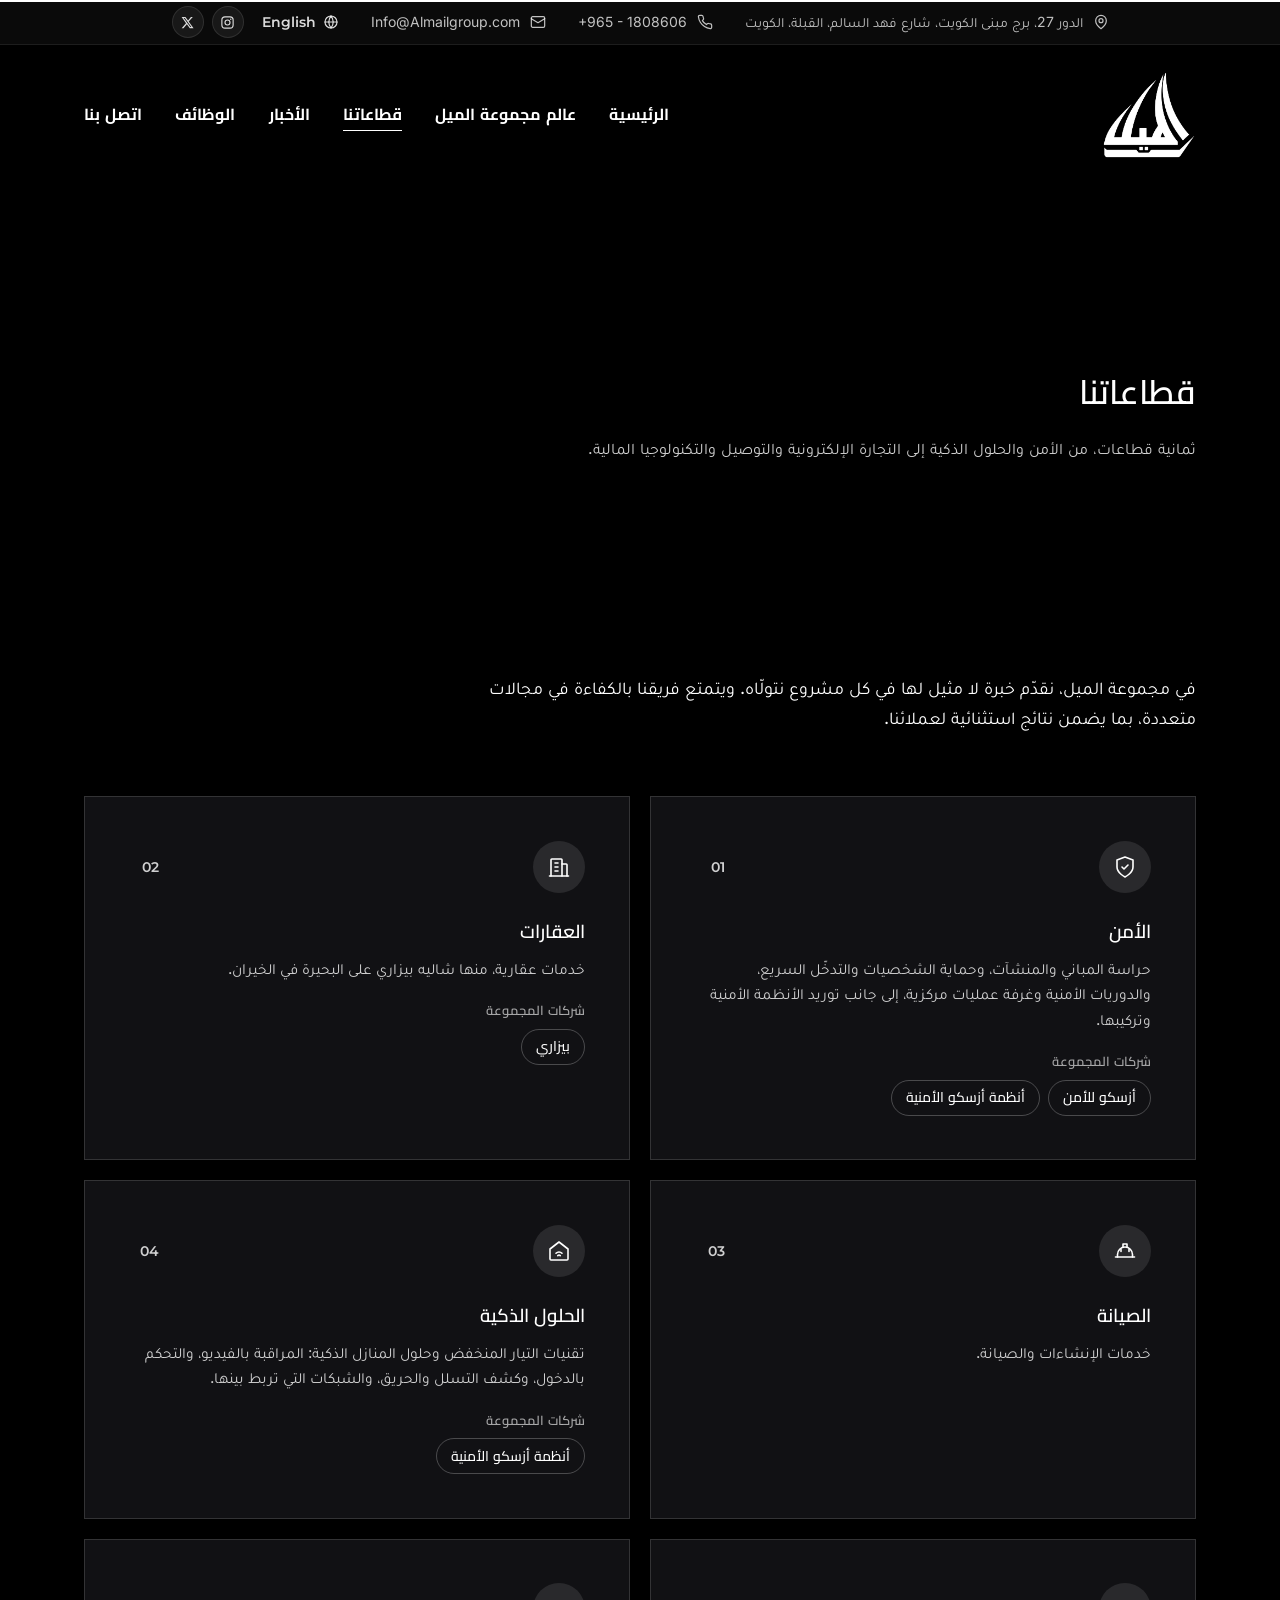
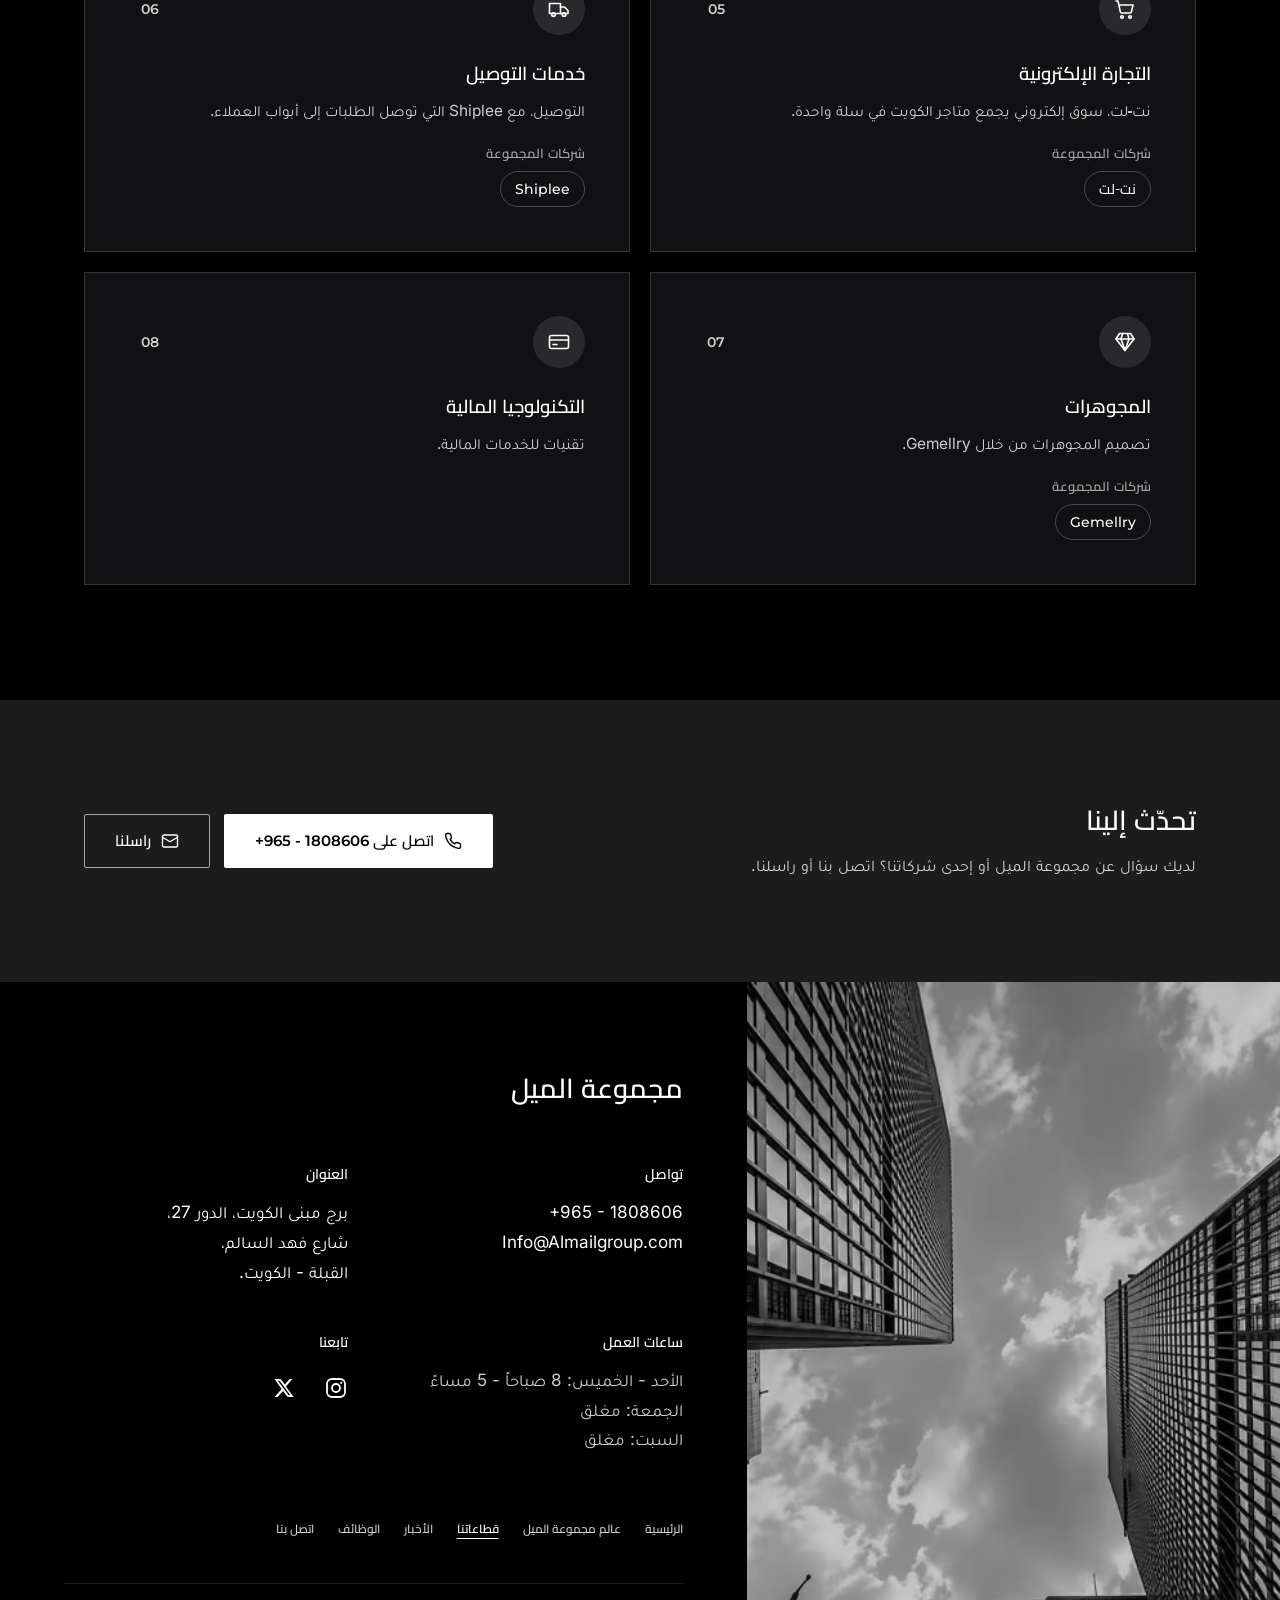
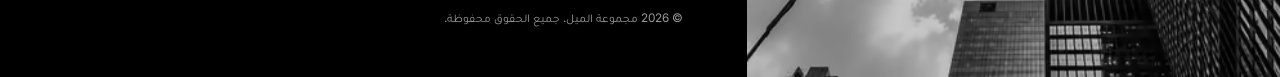
<file: ar/our-sectors/index.html>
<!DOCTYPE html>
<html lang="ar" dir="rtl">
<head>
<meta charset="utf-8">
<meta name="viewport" content="width=device-width, initial-scale=1">
<title>قطاعاتنا | مجموعة الميل</title>
<meta name="description" content="قطاعات مجموعة الميل: الأمن، والعقارات، والصيانة، والحلول الذكية، والتجارة الإلكترونية، وخدمات التوصيل، والمجوهرات، والتكنولوجيا المالية.">
<meta name="theme-color" content="#000000">
<link rel="canonical" href="https://www.almailgroup.com/ar/our-sectors/">
<link rel="alternate" hreflang="en" href="https://www.almailgroup.com/our-sectors/">
<link rel="alternate" hreflang="ar" href="https://www.almailgroup.com/ar/our-sectors/">
<link rel="alternate" hreflang="x-default" href="https://www.almailgroup.com/our-sectors/">
<meta property="og:type" content="website">
<meta property="og:site_name" content="مجموعة الميل">
<meta property="og:locale" content="ar_KW">
<meta property="og:locale:alternate" content="en_US">
<meta property="og:title" content="قطاعاتنا | مجموعة الميل">
<meta property="og:description" content="قطاعات مجموعة الميل: الأمن، والعقارات، والصيانة، والحلول الذكية، والتجارة الإلكترونية، وخدمات التوصيل، والمجوهرات، والتكنولوجيا المالية.">
<meta property="og:url" content="https://www.almailgroup.com/ar/our-sectors/">
<meta property="og:image" content="https://www.almailgroup.com/assets/img/og-share.jpg?v=f45fd65ebc">
<meta property="og:image:width" content="1200">
<meta property="og:image:height" content="630">
<meta name="twitter:card" content="summary_large_image">
<link rel="icon" type="image/png" sizes="32x32" href="/assets/img/favicon-32.png?v=187c327753">
<link rel="icon" type="image/png" sizes="192x192" href="/assets/img/favicon-192.png?v=b509cb3de9">
<link rel="apple-touch-icon" href="/assets/img/apple-touch-icon.png?v=9ba8148e47">
<link rel="manifest" href="/ar/manifest.webmanifest">
<meta name="apple-mobile-web-app-title" content="مجموعة الميل">
<link rel="preload" href="/assets/fonts/tajawal-arabic-400.woff2?v=86dcc0150b" as="font" type="font/woff2" crossorigin>
<link rel="preload" href="/assets/fonts/cairo-arabic.woff2?v=714d40cf07" as="font" type="font/woff2" crossorigin>
<link rel="preload" as="image" type="image/avif" href="/assets/img/photos/sectors-glass-facade.avif?v=6c00987b5e" imagesrcset="/assets/img/photos/sectors-glass-facade-960.avif?v=9c88fc1933 960w, /assets/img/photos/sectors-glass-facade.avif?v=6c00987b5e 1672w" imagesizes="100vw" media="not all and (max-width: 640px) and (orientation: portrait)" fetchpriority="high">
<link rel="preload" as="image" type="image/avif" href="/assets/img/photos/sectors-glass-facade-portrait.avif?v=4fbb54ac94" media="(max-width: 640px) and (orientation: portrait)" fetchpriority="high">
<style>
@font-face {
font-family: "Inter";
src: url(/assets/fonts/inter-latin.woff2?v=c0815e503a) format("woff2");
font-weight: 400 600;
font-display: swap;
}
@font-face {
font-family: "Montserrat";
src: url(/assets/fonts/montserrat-latin.woff2?v=a5ec54920b) format("woff2");
font-weight: 100 900;
font-display: swap;
}
@font-face {
font-family: "Inter Fallback";
src: local("Arial"), local("ArialMT"), local("Liberation Sans");
size-adjust: 107.48%;
ascent-override: 90.13%;
descent-override: 22.44%;
line-gap-override: 0%;
}
@font-face {
font-family: "Montserrat Fallback";
src: local("Arial"), local("ArialMT"), local("Liberation Sans");
font-weight: 100 500;
size-adjust: 113.5%;
ascent-override: 85.29%;
descent-override: 22.11%;
line-gap-override: 0%;
}
@font-face {
font-family: "Montserrat Fallback";
src: local("Arial Bold"), local("Arial-BoldMT"), local("Liberation Sans Bold");
font-weight: 600 900;
size-adjust: 107.53%;
ascent-override: 90.02%;
descent-override: 23.34%;
line-gap-override: 0%;
}
@font-face {
font-family: "Cairo";
src: url(/assets/fonts/cairo-arabic.woff2?v=714d40cf07) format("woff2");
font-weight: 200 1000;
font-display: swap;
unicode-range: U+0600-06FF, U+0750-077F, U+0870-08FF, U+200C-200E, U+2010-2011, U+204F, U+2E41, U+FB50-FDFF, U+FE70-FEFC;
}
@font-face {
font-family: "Tajawal";
src: url(/assets/fonts/tajawal-arabic-400.woff2?v=86dcc0150b) format("woff2");
font-weight: 400;
font-display: swap;
unicode-range: U+0600-06FF, U+0750-077F, U+0870-08FF, U+200C-200E, U+2010-2011, U+204F, U+2E41, U+FB50-FDFF, U+FE70-FEFC;
}
@font-face {
font-family: "Tajawal";
src: url(/assets/fonts/tajawal-arabic-700.woff2?v=18fca0c18f) format("woff2");
font-weight: 700;
font-display: swap;
unicode-range: U+0600-06FF, U+0750-077F, U+0870-08FF, U+200C-200E, U+2010-2011, U+204F, U+2E41, U+FB50-FDFF, U+FE70-FEFC;
}
:root {
--black: #000;
--ink: #0a0a0a;
--charcoal: #1c1c1c;
--white: #fff;
--soft: rgba(255, 255, 255, .8);
--card: #111114;
--line: rgba(255, 255, 255, .14);
--font-head: "Montserrat", "Montserrat Fallback", "Helvetica Neue", Helvetica, Arial, sans-serif;
--font-nav: var(--font-head);
--font-body: "Inter", "Inter Fallback", "Helvetica Neue", Helvetica, Arial, sans-serif;
--h1: 33.6px;
--h2: 27.2px;
--wrap: 1240px;
--gutter: clamp(20px, 5vw, 64px);
--section: clamp(88px, 12vw, 150px);
--ease: cubic-bezier(.2, .7, .2, 1);
}
html[lang="ar"] {
--font-head: "Cairo", "Montserrat", "Montserrat Fallback", Tahoma, "Geeza Pro", sans-serif;
--font-body: "Tajawal", "Inter", "Inter Fallback", Tahoma, "Geeza Pro", sans-serif;
}
*, *::before, *::after { box-sizing: border-box; }
html {
-webkit-text-size-adjust: 100%;
scroll-behavior: smooth;
scroll-padding-top: 80px;
}
body {
margin: 0;
background: var(--black);
color: var(--white);
font: 400 16px/1.75 var(--font-body);
-webkit-font-smoothing: antialiased;
-moz-osx-font-smoothing: grayscale;
}
img { display: block; max-width: 100%; height: auto; }
input, select, textarea { font-size: 16px; }
picture { display: contents; }
a, button { -webkit-tap-highlight-color: rgba(255, 255, 255, .15); }
h1, h2, h3 {
margin: 0;
font-family: var(--font-head);
font-weight: 600;
line-height: 1.12;
letter-spacing: -.02em;
}
h1, h2 { text-wrap: balance; }
h1 { font-size: var(--h1); }
h2 { font-size: var(--h2); }
p { margin: 0; }
a { color: inherit; }
ul { margin: 0; padding: 0; list-style: none; }
address { font-style: normal; }
:focus-visible { outline: 2px solid var(--white); outline-offset: 4px; }
.wrap {
width: 100%;
max-width: var(--wrap);
margin-inline: auto;
padding-inline: var(--gutter);
}
.skip-link {
position: absolute;
inset-inline-start: 16px;
top: -60px;
z-index: 100;
padding: 10px 16px;
background: var(--white);
color: var(--black);
font: 600 14px var(--font-nav);
text-decoration: none;
}
.skip-link:focus { top: 16px; }
.has-bg { position: relative; isolation: isolate; overflow: hidden; }
.bg { position: absolute; inset: 0; z-index: -2; }
.bg img { width: 100%; height: 100%; object-fit: cover; }
.photo { isolation: isolate; }
.has-hint.is-near::before {
content: "";
position: absolute;
inset: -40px;
z-index: -1;
background: var(--hint) var(--focus) 50% / cover no-repeat;
filter: blur(24px);
}
.has-hint.is-loaded::before { visibility: hidden; transition: visibility 0s .8s; }
.js .photo-fade img { opacity: 0; transition: opacity .7s var(--ease); }
.js .photo-fade.is-loaded img { opacity: 1; }
.has-bg::before {
content: "";
position: absolute;
inset: 0;
z-index: -1;
background: rgba(0, 0, 0, var(--overlay, .6));
}
.site-header {
position: absolute;
top: 0;
left: 0;
right: 0;
z-index: 20;
}
.topbar {
background: var(--ink);
border-bottom: 1px solid rgba(255, 255, 255, .08);
font-size: 14px;
color: rgba(255, 255, 255, .75);
}
.topbar-inner { display: flex; align-items: center; justify-content: center; gap: 32px; min-height: 44px; }
.topbar-contact { display: flex; align-items: center; gap: 32px; }
.topbar-contact li { display: flex; align-items: center; gap: 10px; white-space: nowrap; }
.topbar-contact svg { flex-shrink: 0; width: 16px; height: 16px; }
.topbar-contact a { color: inherit; text-decoration: none; transition: color .25s var(--ease); }
.tb-short { display: none; }
.topbar-social { display: flex; gap: 8px; }
.topbar-social a {
display: inline-flex;
align-items: center;
justify-content: center;
width: 32px;
height: 32px;
border: 1px solid rgba(255, 255, 255, .1);
border-radius: 50%;
background: rgba(255, 255, 255, .06);
color: rgba(255, 255, 255, .85);
transition: color .25s var(--ease), border-color .25s var(--ease);
}
.topbar-social svg { width: 15px; height: 15px; }
.topbar-end { display: flex; align-items: center; gap: 18px; }
.lang-link {
display: inline-flex;
align-items: center;
gap: 7px;
min-height: 32px;
font: 600 14px/1 var(--font-nav);
color: rgba(255, 255, 255, .85);
text-decoration: none;
transition: color .25s var(--ease);
}
.lang-link svg { width: 16px; height: 16px; }
.lang-link[lang="ar"],
.m-lang[lang="ar"],
.not-found-ar { font-family: "Tajawal", Tahoma, "Geeza Pro", sans-serif; }
.header-inner { display: flex; align-items: center; justify-content: space-between; gap: 32px; padding-block: 26px; }
.site-header.is-stuck {
position: fixed;
background: rgba(8, 8, 10, .96);
border-bottom: 1px solid rgba(255, 255, 255, .08);
animation: header-in .35s var(--ease);
}
.site-header.is-stuck .topbar { display: none; }
.site-header.is-stuck .header-inner { padding-block: 10px; }
.site-header.is-stuck .brand-logo { height: 54px; }
.site-header.is-stuck { transition: transform .25s var(--ease); }
.site-header.is-stuck.is-hidden { animation: none; transform: translateY(-100%); }
@keyframes header-in {
from { transform: translateY(-100%); }
to { transform: none; }
}
.brand { display: inline-flex; flex-shrink: 0; }
.brand-logo { width: auto; height: 88px; }
.nav { margin-inline-start: auto; }
.nav ul { display: flex; align-items: center; gap: clamp(20px, 2.6vw, 40px); }
.header-lang { display: none; }
@media (min-width: 1081px) {
.site-header.is-stuck .header-lang { display: inline-flex; }
}
.nav-link {
position: relative;
display: inline-block;
padding-block: 8px;
font: 700 16px/1.2 var(--font-nav);
letter-spacing: .02em;
color: var(--white);
text-decoration: none;
white-space: nowrap;
transition: color .25s var(--ease);
}
.nav-link::after {
content: "";
position: absolute;
left: 0;
right: 0;
bottom: 2px;
height: 1px;
background: currentColor;
transform: scaleX(0);
transform-origin: left;
transition: transform .35s var(--ease);
}
.nav-link[aria-current="page"]::after { transform: scaleX(1); }
.header-actions { display: none; align-items: center; gap: 10px; margin-inline-end: -6px; }
.burger {
display: none;
position: relative;
width: 44px;
height: 44px;
padding: 0;
border: 0;
background: none;
color: var(--white);
cursor: pointer;
}
.burger span,
.burger span::before,
.burger span::after {
position: absolute;
left: 10px;
width: 24px;
height: 1.5px;
background: currentColor;
content: "";
}
.burger span { top: 50%; }
.burger span::before { left: 0; top: -8px; }
.burger span::after { left: 0; top: 8px; }
.backdrop {
position: fixed;
inset: 0;
z-index: 40;
background: rgba(0, 0, 0, .6);
opacity: 0;
visibility: hidden;
transition: opacity .3s var(--ease), visibility 0s .3s;
}
.backdrop.is-open { opacity: 1; visibility: visible; transition: opacity .3s var(--ease); }
.mobile-nav {
position: fixed;
top: 0;
inset-inline-end: 0;
bottom: 0;
z-index: 50;
display: flex;
flex-direction: column;
width: min(380px, 88vw);
padding: 22px 28px 32px;
background: var(--ink);
overflow-y: auto;
overscroll-behavior: contain;
transform: translateX(100%);
visibility: hidden;
transition: transform .4s var(--ease), visibility 0s .4s;
}
.mobile-nav.is-open { transform: none; visibility: visible; transition: transform .4s var(--ease); }
.mobile-nav-head { display: flex; align-items: center; justify-content: space-between; margin-bottom: 36px; }
.mobile-nav-head .brand-logo { height: 56px; }
.close {
width: 44px;
height: 44px;
padding: 10px;
border: 0;
background: none;
color: var(--white);
cursor: pointer;
}
.close svg { width: 24px; height: 24px; }
.m-link {
display: block;
padding: 14px 0;
border-bottom: 1px solid rgba(255, 255, 255, .1);
font: 700 20px/1.3 var(--font-nav);
color: var(--white);
text-decoration: none;
}
.m-link[aria-current="page"] { text-decoration: underline; text-decoration-thickness: 1px; text-underline-offset: 8px; }
.m-link:active { color: var(--soft); }
.m-lang {
display: flex;
align-items: center;
gap: 10px;
min-height: 52px;
border-bottom: 1px solid rgba(255, 255, 255, .1);
font: 600 18px/1.3 var(--font-nav);
color: var(--soft);
text-decoration: none;
}
.m-lang svg { width: 18px; height: 18px; color: var(--soft); }
.m-lang:active { color: var(--soft); }
.m-contact { margin-top: auto; padding-top: 36px; }
.m-call { width: 100%; }
.m-details { display: grid; gap: 2px; margin-top: 18px; font-size: 16px; color: var(--soft); }
.m-details li { display: flex; align-items: center; gap: 12px; }
.m-details svg { flex-shrink: 0; width: 18px; height: 18px; color: var(--soft); }
.m-details a,
.m-details span { padding-block: 9px; }
.m-details a { color: var(--white); text-decoration: none; }
.m-social { margin-top: 10px; }
.hero {
display: flex;
align-items: center;
min-height: 100vh;
min-height: 100svh;
padding-block: 200px 120px;
}
.hero::before {
background: linear-gradient(90deg, rgba(0, 0, 0, .78) 0%, rgba(0, 0, 0, .58) 42%, rgba(0, 0, 0, .28) 100%);
}
.hero-title { margin-bottom: 28px; font-size: 33.5px; }
.hero-actions { display: flex; flex-wrap: wrap; gap: 14px; margin-top: 44px; }
.btn {
display: inline-flex;
align-items: center;
justify-content: center;
min-height: 54px;
padding: 0 30px;
border: 1px solid transparent;
border-radius: 2px;
font: 600 15px/1 var(--font-nav);
letter-spacing: .03em;
text-decoration: none;
transition: background .3s var(--ease), border-color .3s var(--ease), color .3s var(--ease), transform .15s var(--ease);
}
.btn:active { transform: scale(.97); }
.btn { gap: 10px; }
.btn svg { flex-shrink: 0; width: 18px; height: 18px; }
.btn-primary { background: var(--white); color: var(--black); }
.btn-ghost { border-color: rgba(255, 255, 255, .6); color: var(--white); }
.hero-lead {
max-width: 600px;
font-size: 16px;
line-height: 1.65;
color: var(--white);
}
.scroll-cue {
position: absolute;
left: 50%;
bottom: 28px;
width: 44px;
height: 64px;
margin-left: -22px;
padding: 8px 10px;
color: var(--white);
opacity: .85;
}
.scroll-cue svg { width: 24px; height: 48px; animation: nudge 2.4s ease-in-out infinite; }
@keyframes nudge {
0%, 100% { transform: translateY(-4px); }
50% { transform: translateY(6px); }
}
.why { --overlay: .5; padding-block: clamp(110px, 16vw, 200px); }
.why-band {
max-width: 1160px;
padding: clamp(36px, 6vw, 84px);
background: var(--white);
color: var(--black);
}
.why-band h2 { margin-bottom: clamp(28px, 4vw, 44px); }
.why-band h3 { margin-bottom: 16px; font-size: 18.6px; line-height: 1.25; }
.why-band p { font-size: 15.4px; color: #1a1a1a; }
.why-body {
display: grid;
grid-template-columns: minmax(0, 1fr) minmax(0, 1fr);
gap: clamp(32px, 5vw, 72px);
align-items: start;
}
.why-areas { display: grid; grid-template-columns: repeat(2, minmax(0, 1fr)); gap: 12px; }
.why-areas li {
display: flex;
align-items: center;
gap: 14px;
padding: 14px 16px;
border: 1px solid #e5e5e5;
font: 600 16px/1.25 var(--font-head);
color: #111;
}
.why-icon {
display: inline-flex;
flex-shrink: 0;
align-items: center;
justify-content: center;
width: 42px;
height: 42px;
border-radius: 50%;
background: #f0f0f0;
color: var(--black);
}
.why-icon svg { width: 22px; height: 22px; }
.about { --overlay: .62; padding-block: var(--section); }
.section-head { margin-bottom: clamp(48px, 7vw, 84px); }
.subtitle {
margin-top: 14px;
font-family: var(--font-head);
font-weight: 500;
font-size: 20px;
color: var(--soft);
}
.about-head {
display: grid;
grid-template-columns: minmax(0, 1fr) minmax(0, 1fr);
gap: clamp(32px, 6vw, 96px);
align-items: end;
margin-bottom: clamp(48px, 6vw, 72px);
}
.about-head .section-head { margin-bottom: 0; }
.about-text { font-size: 16px; line-height: 1.7; color: var(--white); }
.sub-logos {
--cols: 4;
--gx: 16px;
display: flex;
flex-wrap: wrap;
justify-content: center;
gap: var(--gx);
}
.sub-logos li {
display: flex;
flex: 0 0 calc((100% - (var(--cols) - 1) * var(--gx)) / var(--cols));
height: 150px;
border: 1px solid var(--line);
background: rgba(10, 10, 14, .45);
transition: background .3s var(--ease), border-color .3s var(--ease);
}
.sub-logos a { display: flex; align-items: center; justify-content: center; width: 100%; padding: 26px; }
.sub-logos a:active { background: rgba(255, 255, 255, .06); }
.sub-logos img { width: auto; max-width: 100%; max-height: 84px; object-fit: contain; }
.sectors { --overlay: .55; padding-block: var(--section); }
.sectors-head { max-width: 800px; margin: 0 auto clamp(48px, 7vw, 80px); text-align: center; }
.sectors-head p { margin-top: 24px; font-size: 16px; color: var(--white); }
.sector-list {
display: grid;
grid-template-columns: repeat(2, minmax(0, 1fr));
column-gap: clamp(32px, 6vw, 96px);
max-width: 1120px;
margin-inline: auto;
}
.sector-list li { border-bottom: 1px solid rgba(255, 255, 255, .16); }
.sector-list li:nth-child(-n + 2) { border-top: 1px solid rgba(255, 255, 255, .16); }
.sector-link {
display: flex;
align-items: center;
gap: 22px;
padding: 24px 4px;
font: 500 24px/1.15 var(--font-head);
color: var(--white);
text-decoration: none;
transition: color .35s var(--ease);
}
.sector-num {
min-width: 2.2em;
font: 600 14px/1 var(--font-nav);
letter-spacing: .1em;
color: var(--soft);
}
.sector-name { flex: 1; transition: transform .45s var(--ease); }
.sector-arrow {
display: inline-flex;
color: var(--white);
opacity: 0;
transform: translateX(-10px);
transition: opacity .35s var(--ease), transform .45s var(--ease);
}
.sector-arrow svg { width: 28px; height: 28px; }
.sector-link:active { color: var(--soft); }
.sector-link:focus-visible .sector-name { transform: translateX(6px); }
.sector-link:focus-visible .sector-arrow { opacity: 1; transform: none; }
.logo-grid {
--cols: 4;
--gx: 32px;
display: flex;
flex-wrap: wrap;
justify-content: center;
column-gap: var(--gx);
margin-inline: auto;
}
.logo-grid li {
display: flex;
flex: 0 0 calc((100% - (var(--cols) - 1) * var(--gx)) / var(--cols));
align-items: center;
justify-content: center;
}
.logo-grid img { width: auto; max-width: 100%; object-fit: contain; }
.partners { padding-block: var(--section); background: var(--black); }
.logo-grid--partners {
display: grid;
grid-template-columns: repeat(4, minmax(0, 1fr));
column-gap: 0;
max-width: 1160px;
margin-top: clamp(48px, 6vw, 72px);
border-top: 1px solid rgba(255, 255, 255, .12);
border-inline-start: 1px solid rgba(255, 255, 255, .12);
}
.logo-grid--partners li {
height: 160px;
padding: 28px;
border-inline-end: 1px solid rgba(255, 255, 255, .12);
border-bottom: 1px solid rgba(255, 255, 255, .12);
transition: background .3s var(--ease);
}
.logo-grid--partners img { max-height: 58px; max-width: min(210px, 100%); }
.clients-head { padding-block: clamp(80px, 9vw, 112px) clamp(48px, 6vw, 64px); background: var(--black); text-align: center; }
.divider { display: block; width: 64px; height: 1px; margin: 26px auto 0; background: var(--white); }
.clients-body { padding-block: clamp(8px, 2vw, 24px) clamp(80px, 10vw, 130px); background: var(--black); }
.logo-grid--clients {
--cols: 5;
--gx: clamp(24px, 4vw, 52px);
row-gap: clamp(36px, 4vw, 56px);
max-width: 1160px;
}
.logo-grid--clients li { height: 110px; }
.logo-grid--clients img {
max-height: 84px;
max-width: min(190px, 100%);
opacity: .62;
transition: opacity .35s var(--ease);
}
.quote { --overlay: .58; padding-block: clamp(110px, 14vw, 170px); text-align: center; }
.quote-track { display: grid; }
.quote-slide { grid-area: 1 / 1; transition: opacity .7s var(--ease); }
.quote figure { margin: 0; }
.quote-slide[hidden] { display: block; visibility: hidden; opacity: 0; }
.quote blockquote { margin: 0 auto; max-width: 960px; }
.quote blockquote p { font: 500 26px/1.25 var(--font-head); text-wrap: balance; }
.quote figcaption { display: flex; flex-direction: column; align-items: center; gap: 4px; margin-top: 36px; }
.quote figcaption::before { content: ""; width: 48px; height: 2px; margin-bottom: 18px; background: var(--white); }
.quote-name { font-size: 19px; font-weight: 600; }
.quote-role { font-size: 16px; color: var(--soft); }
.quote-dots { display: flex; justify-content: center; gap: 4px; margin-top: 48px; }
.quote-dot {
position: relative;
width: 24px;
height: 24px;
padding: 0;
border: 0;
background: none;
cursor: pointer;
}
.quote-dot::before {
content: "";
position: absolute;
inset: 8px;
border: 1px solid var(--white);
border-radius: 50%;
transition: background .3s var(--ease);
}
.quote-dot[aria-current="true"]::before { background: var(--white); }
.site-footer { display: grid; grid-template-columns: minmax(0, 5fr) minmax(0, 7fr); background: var(--black); }
.footer-photo { position: relative; min-height: 100%; overflow: hidden; }
.footer-photo.has-hint::before { background-position: center; filter: grayscale(1) brightness(.78) blur(24px); }
.footer-photo img { position: absolute; inset: 0; width: 100%; height: 100%; object-fit: cover; filter: grayscale(1) brightness(.78); }
.footer-panel { padding: clamp(56px, 7vw, 100px) clamp(28px, 5vw, 80px) clamp(32px, 4vw, 48px); }
.footer-title { margin-bottom: clamp(36px, 5vw, 56px); font-size: var(--h2); }
.footer-grid { display: grid; grid-template-columns: repeat(auto-fit, minmax(240px, 1fr)); gap: 44px clamp(24px, 4vw, 56px); }
.footer-nav { margin-top: clamp(40px, 5vw, 56px); }
.footer-nav ul { display: flex; flex-wrap: wrap; gap: 4px 24px; }
.footer-nav a {
display: inline-flex;
align-items: center;
min-height: 36px;
font: 600 11.8px/1.2 var(--font-nav);
color: var(--soft);
text-decoration: none;
transition: color .25s var(--ease);
}
.footer-nav a[aria-current="page"] { color: var(--white); text-decoration: underline; text-decoration-thickness: 1px; text-underline-offset: 5px; }
.footer-legal {
margin-top: clamp(28px, 3vw, 36px);
padding-top: 24px;
border-top: 1px solid rgba(255, 255, 255, .1);
font-size: 11.8px;
color: rgba(255, 255, 255, .6);
}
.footer-grid h3 {
margin-bottom: 14px;
font: 600 14px/1.2 var(--font-nav);
letter-spacing: .14em;
text-transform: uppercase;
}
.footer-grid p,
.footer-grid address,
.footer-contact { font-size: 17px; line-height: 1.75; color: var(--soft); }
.footer-grid a { color: var(--white); text-decoration: none; }
.social { display: flex; gap: 8px; margin-inline-start: -10px; }
.social a { display: inline-flex; width: 44px; height: 44px; padding: 10px; color: var(--white); transition: color .25s var(--ease); }
.social svg { width: 24px; height: 24px; }
.to-top {
position: fixed;
inset-inline-end: 16px;
bottom: 16px;
z-index: 30;
display: inline-flex;
align-items: center;
justify-content: center;
width: 48px;
height: 48px;
padding: 0;
border: 1px solid rgba(255, 255, 255, .3);
border-radius: 50%;
background: rgba(8, 8, 10, .92);
color: var(--white);
cursor: pointer;
opacity: 0;
visibility: hidden;
transform: translateY(12px);
transition: opacity .3s var(--ease), transform .3s var(--ease), visibility 0s .3s;
}
.to-top[hidden] { display: none; }
.to-top.is-visible { opacity: 1; visibility: visible; transform: none; transition: opacity .3s var(--ease), transform .3s var(--ease); }
.to-top svg { width: 20px; height: 20px; }
.to-top:active { border-color: var(--white); background: rgba(255, 255, 255, .12); }
.page-hero {
--overlay: .62;
display: flex;
align-items: flex-end;
min-height: 62vh;
padding-block: 230px clamp(64px, 8vw, 96px);
}
.page-lead { max-width: 620px; margin-top: 20px; font-size: 16px; color: var(--soft); }
.page-section { padding-block: clamp(72px, 9vw, 120px); background: var(--black); }
.page-section--alt { border-block: 1px solid rgba(255, 255, 255, .06); background: var(--ink); }
.lead-text { max-width: 760px; margin-top: 18px; font-size: 17.9px; line-height: 1.65; color: var(--soft); }
.page-intro { margin: 0 0 clamp(40px, 5vw, 64px); color: var(--white); }
.icon-badge {
display: inline-flex;
flex-shrink: 0;
align-items: center;
justify-content: center;
width: 52px;
height: 52px;
border-radius: 50%;
background: rgba(255, 255, 255, .1);
color: var(--white);
}
.icon-badge svg { width: 24px; height: 24px; }
.company-card,
.sector-card,
.item-card,
.contact-card,
.empty-note,
.side-note,
.steps > li,
.online-card { border: 1px solid var(--line); background: var(--card); }
.company-card,
.sector-card { scroll-margin-top: 100px; transition: border-color .4s var(--ease); }
.company-card:target,
.sector-card:target { border-color: var(--white); }
.chips-label { margin-top: 22px; font: 600 13px/1.2 var(--font-nav); letter-spacing: .12em; text-transform: uppercase; color: rgba(255, 255, 255, .62); }
.chips { display: flex; flex-wrap: wrap; gap: 8px; margin-top: 10px; }
.chip {
display: inline-flex;
align-items: center;
min-height: 36px;
padding: 0 14px;
border: 1px solid rgba(255, 255, 255, .24);
border-radius: 999px;
font: 500 14px/1.2 var(--font-nav);
color: var(--white);
text-decoration: none;
transition: border-color .25s var(--ease), color .25s var(--ease);
}
a.chip:active { border-color: var(--white); background: rgba(255, 255, 255, .1); }
.company-grid { display: grid; grid-template-columns: repeat(auto-fill, minmax(min(100%, 340px), 1fr)); gap: 20px; }
.company-card { display: flex; flex-direction: column; }
.company-logo {
display: flex;
align-items: center;
justify-content: center;
height: 170px;
padding: 32px;
border-bottom: 1px solid rgba(255, 255, 255, .1);
background: var(--charcoal);
}
.company-logo img { width: auto; max-width: min(240px, 100%); max-height: 84px; object-fit: contain; }
.company-body { display: flex; flex: 1; flex-direction: column; align-items: flex-start; padding: clamp(24px, 3vw, 32px); }
.company-field { margin-bottom: 10px; font: 600 13px/1.2 var(--font-nav); letter-spacing: .12em; text-transform: uppercase; color: var(--soft); }
.company-body h3 { font-size: 18.6px; }
.company-text { margin-top: 12px; font-size: 15.4px; line-height: 1.65; color: var(--soft); }
.company-link {
display: inline-flex;
align-items: center;
gap: 8px;
min-height: 44px;
margin-top: auto;
padding-top: 18px;
font: 600 15px/1.2 var(--font-nav);
color: var(--white);
text-decoration: none;
}
.company-link svg { width: 16px; height: 16px; color: var(--white); }
.sector-cards { display: grid; grid-template-columns: repeat(2, minmax(0, 1fr)); gap: 20px; }
.sector-card { padding: clamp(28px, 3.4vw, 44px); }
.sector-card-top { display: flex; align-items: center; justify-content: space-between; margin-bottom: 26px; }
.sector-card h2 { font-size: 18.6px; }
.sector-text { margin-top: 12px; font-size: 15.4px; line-height: 1.65; color: var(--soft); }
.news-layout { display: grid; grid-template-columns: minmax(0, 1fr) 320px; gap: clamp(32px, 5vw, 64px); align-items: start; }
.item-list { display: grid; gap: 20px; }
.item-card { padding: clamp(28px, 3.4vw, 44px); }
.item-meta { display: block; margin-bottom: 14px; font: 600 14px/1.3 var(--font-nav); letter-spacing: .06em; color: var(--soft); }
.item-card h2,
.item-card h3 { margin-bottom: 14px; font-size: 18.6px; }
.item-card p { font-size: 15.4px; color: var(--soft); }
.item-card p + p { margin-top: 14px; }
.item-card .btn { margin-top: 24px; }
.side-note { padding: 28px; }
.side-note h2 { margin-bottom: 12px; font-size: 18.6px; }
.side-note p { font-size: 15.4px; color: var(--soft); }
.side-note p + p { margin-top: 12px; }
.side-note a { color: var(--white); }
.side-note .social { margin-top: 10px; }
.empty-note { max-width: 760px; padding: clamp(24px, 3vw, 36px); font-size: 15.4px; color: var(--soft); }
.steps { display: grid; grid-template-columns: repeat(3, minmax(0, 1fr)); gap: 20px; margin: clamp(36px, 5vw, 56px) 0 0; padding: 0; list-style: none; }
.steps > li { display: flex; flex-direction: column; align-items: flex-start; padding: clamp(28px, 3vw, 36px); }
.step-num {
display: inline-flex;
align-items: center;
justify-content: center;
width: 44px;
height: 44px;
margin-bottom: 22px;
border: 1px solid var(--white);
border-radius: 50%;
font: 600 17px/1 var(--font-nav);
color: var(--white);
}
.steps h3 { margin-bottom: 10px; font-size: 18.6px; }
.steps p { font-size: 15.4px; color: var(--soft); }
.steps p a { color: var(--white); }
.steps .chips { margin-top: 18px; }
.steps .btn { margin-top: 24px; }
.contact-cards { display: grid; grid-template-columns: repeat(4, minmax(0, 1fr)); gap: 20px; }
.contact-card { display: flex; flex-direction: column; align-items: flex-start; padding: clamp(26px, 3vw, 34px); }
.contact-card h2 { margin: 22px 0 10px; font-size: 18.6px; }
.contact-card p,
.contact-card address { margin-bottom: 24px; font-size: 15.4px; line-height: 1.7; color: var(--soft); }
.contact-card p a { color: var(--white); text-decoration: none; overflow-wrap: anywhere; }
.contact-card .btn { margin-top: auto; }
.hours { width: 100%; font-size: 15.4px; color: var(--soft); }
.hours li { display: flex; flex-wrap: wrap; justify-content: space-between; gap: 4px 12px; padding-block: 9px; border-bottom: 1px solid rgba(255, 255, 255, .08); }
.hours li span:last-child { color: var(--white); }
.online-list { display: grid; grid-template-columns: repeat(auto-fill, minmax(min(100%, 240px), 1fr)); gap: 20px; }
.online-card {
display: flex;
flex-direction: column;
align-items: flex-start;
gap: 6px;
height: 100%;
padding: 28px;
color: var(--white);
text-decoration: none;
transition: border-color .3s var(--ease);
}
.online-card:active { border-color: var(--white); }
.online-logo { display: flex; align-items: center; height: 64px; margin-bottom: 14px; }
.online-logo img { width: auto; max-width: 200px; max-height: 56px; object-fit: contain; }
.online-name { font: 600 18.6px/1.2 var(--font-head); }
.online-url { display: inline-flex; align-items: center; gap: 8px; font-size: 15.4px; color: var(--white); }
.online-url svg { width: 15px; height: 15px; }
.cta-band { padding-block: clamp(64px, 8vw, 104px); background: var(--charcoal); }
.cta-inner { display: flex; flex-wrap: wrap; align-items: center; justify-content: space-between; gap: 28px 48px; }
.cta-band h2 { font-size: var(--h2); }
.cta-band p { max-width: 560px; margin-top: 12px; color: var(--soft); }
.cta-actions { display: flex; flex-wrap: wrap; gap: 14px; }
.text-link { color: var(--white); font: 600 17px var(--font-nav); text-underline-offset: 5px; }
@media (hover: hover) {
.topbar-contact a:hover,
.lang-link:hover { color: var(--white); }
.topbar-social a:hover { color: var(--white); border-color: rgba(255, 255, 255, .6); }
.nav-link:hover::after { transform: scaleX(1); }
.btn-primary:hover { border-color: var(--white); background: var(--black); color: var(--white); }
.btn-ghost:hover { border-color: var(--white); background: rgba(255, 255, 255, .1); }
.scroll-cue:hover { opacity: 1; }
.sub-logos li:hover { border-color: rgba(255, 255, 255, .32); background: rgba(10, 10, 14, .62); }
.sector-link:hover .sector-name { transform: translateX(6px); }
.sector-link:hover .sector-arrow { opacity: 1; transform: none; }
.logo-grid--partners li:hover { background: rgba(255, 255, 255, .04); }
.logo-grid--clients li:hover img { opacity: 1; }
.footer-grid a:hover { text-decoration: underline; text-underline-offset: 4px; }
.social a:hover { color: var(--soft); }
.to-top:hover { border-color: var(--white); background: rgba(255, 255, 255, .12); }
.footer-nav a:hover { color: var(--white); }
a.chip:hover { border-color: var(--white); background: rgba(255, 255, 255, .1); }
.company-link:hover span { text-decoration: underline; text-underline-offset: 4px; }
.online-card:hover { border-color: rgba(255, 255, 255, .6); }
.contact-card p a:hover,
.side-note a:hover,
.steps p a:hover { text-decoration: underline; text-underline-offset: 4px; }
}
.topbar-contact a:active,
.lang-link:active,
.footer-nav a:active { color: var(--white); }
.topbar-social a:active,
.social a:active,
.company-link:active { color: var(--soft); }
.footer-grid a:active,
.contact-card p a:active,
.side-note a:active,
.steps p a:active { text-decoration: underline; text-underline-offset: 4px; }
@media (prefers-reduced-motion: no-preference) {
@view-transition { navigation: auto; }
}
::view-transition-old(root),
::view-transition-new(root) { animation-duration: .22s; }
[dir="rtl"] * { letter-spacing: 0 !important; }
[dir="rtl"] [dir="ltr"],
[dir="rtl"] [dir="ltr"] * { letter-spacing: normal !important; }
[dir="rtl"] h1,
[dir="rtl"] h2 { line-height: 1.35; }
[dir="rtl"] h3 { line-height: 1.45; }
[dir="rtl"] .quote blockquote p { line-height: 1.45; }
[dir="rtl"] .nav-link::after { transform-origin: right; }
[dir="rtl"] .mobile-nav { transform: translateX(-100%); }
[dir="rtl"] .mobile-nav.is-open { transform: none; }
[dir="rtl"] .sector-arrow { transform: translateX(10px); }
[dir="rtl"] .sector-arrow svg,
[dir="rtl"] .company-link svg,
[dir="rtl"] .online-url svg { transform: scaleX(-1); }
[dir="rtl"] .sector-link:focus-visible .sector-name { transform: translateX(-6px); }
@media (hover: hover) {
[dir="rtl"] .sector-link:hover .sector-name { transform: translateX(-6px); }
}
@media (min-width: 901px) {
[dir="rtl"] .hero::before {
background: linear-gradient(270deg, rgba(0, 0, 0, .78) 0%, rgba(0, 0, 0, .58) 42%, rgba(0, 0, 0, .28) 100%);
}
}
:root {
--ease-out: cubic-bezier(.16, 1, .3, 1);
--ease-pop: cubic-bezier(.34, 1.56, .64, 1);
}
.words .w { display: inline-block; overflow: hidden; padding-block: .1em .16em; margin-block: -.1em -.16em; vertical-align: top; }
.words .w > span { display: inline-block; }
.words .w { --d: 0s; }
[dir="rtl"] .words .w { padding-block: .24em; margin-block: -.24em; }
@media screen and (prefers-reduced-motion: no-preference) {
.js .reveal {
opacity: 0;
transform: translateY(32px);
transition: opacity .8s var(--ease), transform 1s var(--ease-out);
}
.js .reveal.is-in { opacity: 1; transform: none; }
.js .reveal.words { opacity: 1; transform: none; }
.js .words .w > span {
transform: translateY(105%);
transition: transform 1.05s var(--ease-out) var(--d, 0s);
}
.js .is-in .words .w > span,
.js .words.is-in .w > span { transform: none; }
.words .w:nth-child(2) { --d: 0.07s; }
.words .w:nth-child(3) { --d: 0.14s; }
.words .w:nth-child(4) { --d: 0.21s; }
.words .w:nth-child(5) { --d: 0.28s; }
.words .w:nth-child(6) { --d: 0.35s; }
.words .w:nth-child(7) { --d: 0.42s; }
.words .w:nth-child(8) { --d: 0.49s; }
.words .w:nth-child(9) { --d: 0.56s; }
.words .w:nth-child(10) { --d: 0.63s; }
.words .w:nth-child(n + 11) { --d: .7s; }
.js .hero-title .w > span,
.js .page-hero h1 .w > span { transform: none; animation: word-rise 1.1s var(--ease-out) calc(var(--d, 0s) + .1s) both; }
.js .hero-actions { animation: rise-in 1s var(--ease-out) .5s both; }
.js .scroll-cue { animation: fade-in 1s var(--ease) 1.1s both; }
.js .reveal-pop { transform: translateY(26px) scale(.9); transition-timing-function: var(--ease), var(--ease-pop); transition-duration: .7s, .8s; }
.js .reveal-card { opacity: 1; transform: none; clip-path: inset(10% 8%); transition: clip-path 1.2s var(--ease-out); }
.js .reveal-card.is-in { clip-path: inset(0); }
.js .reveal-card .why-copy,
.js .reveal-card .why-areas li {
opacity: 0;
transform: translateY(22px);
transition: opacity .7s var(--ease) var(--d, .3s), transform .9s var(--ease-out) var(--d, .3s);
}
.js .reveal-card .why-icon { transform: scale(0); transition: transform .6s var(--ease-pop) calc(var(--d, .3s) + .15s); }
.js .reveal-card.is-in .why-copy,
.js .reveal-card.is-in .why-areas li { opacity: 1; transform: none; }
.js .reveal-card.is-in .why-icon { transform: none; }
.why-areas li:nth-child(1) { --d: 0.40s; }
.why-areas li:nth-child(2) { --d: 0.48s; }
.why-areas li:nth-child(3) { --d: 0.56s; }
.why-areas li:nth-child(4) { --d: 0.64s; }
.why-areas li:nth-child(5) { --d: 0.72s; }
.why-areas li:nth-child(6) { --d: 0.80s; }
.js .reveal-row { position: relative; opacity: 1; transform: none; border-color: transparent !important; }
.js .reveal-row::after,
.js .sector-list .reveal-row:nth-child(-n + 2)::before {
content: "";
position: absolute;
inset-inline: 0;
bottom: -1px;
height: 1px;
background: rgba(255, 255, 255, .16);
transform: scaleX(0);
transition: transform 1.3s var(--ease-out);
}
.js .sector-list .reveal-row:nth-child(-n + 2)::before { top: -1px; bottom: auto; }
.js .sector-list .reveal-row::before,
.js .sector-list .reveal-row::after { transform-origin: left; }
[dir="rtl"] .sector-list .reveal-row::before,
[dir="rtl"] .sector-list .reveal-row::after { transform-origin: right; }
.js .reveal-row .sector-link {
opacity: 0;
transform: translateX(-36px);
transition: color .35s var(--ease), opacity .7s var(--ease) .2s, transform 1s var(--ease-out) .2s;
}
.js[dir="rtl"] .reveal-row .sector-link { transform: translateX(36px); }
.js .reveal-row.is-in::after,
.js .reveal-row.is-in::before,
.js .reveal-row.is-in .sector-link { opacity: 1; transform: none; }
.js .quote-track figcaption::before,
.js .clients-head .divider { transform: scaleX(0); transition: transform 1s var(--ease-out) .45s; }
.js .quote-track.is-in figcaption::before,
.js .clients-head .is-in + .divider { transform: none; }
.js .reveal .icon-badge { transform: scale(.3); opacity: 0; transition: transform .7s var(--ease-pop) .25s, opacity .4s var(--ease) .25s; }
.js .reveal.is-in .icon-badge { transform: none; opacity: 1; }
.js .reveal-group { opacity: 1; transform: none; }
.js .reveal-group .footer-grid > *,
.js .reveal-group .footer-nav,
.js .reveal-group .footer-legal {
opacity: 0;
transform: translateY(24px);
transition: opacity .7s var(--ease) var(--d, .55s), transform .9s var(--ease-out) var(--d, .55s);
}
.js .reveal-group.is-in .footer-grid > *,
.js .reveal-group.is-in .footer-nav,
.js .reveal-group.is-in .footer-legal { opacity: 1; transform: none; }
.reveal-group .footer-grid > :nth-child(1) { --d: 0.15s; }
.reveal-group .footer-grid > :nth-child(2) { --d: 0.25s; }
.reveal-group .footer-grid > :nth-child(3) { --d: 0.35s; }
.reveal-group .footer-grid > :nth-child(4) { --d: 0.45s; }
.js .reveal:focus-within,
.js .reveal-row:focus-within .sector-link { opacity: 1; transform: none; transition: none; }
@keyframes word-rise { from { transform: translateY(105%); } }
@keyframes rise-in { from { opacity: 0; transform: translateY(24px); } }
@keyframes fade-in { from { opacity: 0; } }
}
@supports (animation-timeline: view()) {
@media screen and (prefers-reduced-motion: no-preference) {
.fx body::before {
content: "";
position: fixed;
inset: 0 0 auto;
z-index: 25;
height: 2px;
background: var(--white);
transform-origin: left;
pointer-events: none;
animation: grow linear both;
animation-timeline: scroll(root block);
}
.fx[dir="rtl"] body::before { transform-origin: right; }
.has-bg > .bg { inset: -15% 0; }
.fx .has-bg { view-timeline: --section block; view-timeline-inset: 0; }
.fx .has-bg > .bg { animation: drift linear both; animation-timeline: --section; }
.fx .hero > .bg,
.fx .page-hero > .bg { animation-name: drift-away; animation-range: exit; }
@media (max-width: 640px) {
.has-bg > .bg { inset: -10% 0; }
.fx .has-bg > .bg { animation-name: drift-small; }
.fx .hero > .bg,
.fx .page-hero > .bg { animation-name: drift-away-small; }
}
.fx .hero-inner,
.fx .page-hero .wrap { animation: float-away linear both; animation-timeline: --section; animation-range: exit 0% exit 80%; }
.fx .scroll-cue {
animation: fade-in 1s var(--ease) 1.1s backwards, fade-out linear both;
animation-timeline: auto, --section;
animation-range: normal, exit 0% exit 15%;
}
.fx .footer-photo { view-timeline: --footer-photo block; view-timeline-inset: 0; }
.fx .footer-photo img { animation: settle linear both; animation-timeline: --footer-photo; animation-range: entry 0% cover 50%; }
@keyframes grow { from { transform: scaleX(0); } }
@keyframes drift { from { transform: translateY(-11%); } to { transform: translateY(11%); } }
@keyframes drift-small { from { transform: translateY(-7.5%); } to { transform: translateY(7.5%); } }
@keyframes drift-away { to { transform: translateY(11%); } }
@keyframes drift-away-small { to { transform: translateY(7.5%); } }
@keyframes float-away { to { opacity: 0; transform: translateY(16vh) scale(.96); } }
@keyframes fade-out { to { opacity: 0; } }
@keyframes settle { from { transform: scale(1.2); } }
}
}
@media (max-width: 1200px) {
.tb-long { display: none; }
.tb-short { display: inline; }
.contact-cards { grid-template-columns: repeat(2, minmax(0, 1fr)); }
}
@media (max-width: 1080px) {
.nav { display: none; }
.header-actions { display: flex; }
.burger { display: block; }
.logo-grid--clients { --cols: 4; }
}
@media (max-width: 860px) {
.topbar-contact .tb-address,
.topbar-contact .tb-email { display: none; }
.topbar-inner { justify-content: space-between; min-height: 40px; }
}
@media (max-width: 900px) {
.hero::before { background: rgba(0, 0, 0, .6); }
.why-body { grid-template-columns: 1fr; }
.about-head { grid-template-columns: 1fr; align-items: start; }
.about-text { max-width: 640px; }
.sub-logos { --cols: 3; }
.logo-grid--clients { --cols: 3; }
.site-footer { grid-template-columns: 1fr; }
.footer-photo { height: 280px; }
.sector-cards,
.news-layout,
.steps { grid-template-columns: 1fr; }
}
@media (min-width: 1680px) {
:root { --wrap: 1480px; --section: 160px; }
.why-band,
.logo-grid--partners,
.logo-grid--clients { max-width: 1360px; }
.sector-list { max-width: 1280px; }
}
@media (min-width: 2200px) {
:root { --wrap: 1720px; }
.why-band,
.logo-grid--partners,
.logo-grid--clients { max-width: 1560px; }
.sector-list { max-width: 1440px; }
}
@media (max-width: 800px) {
.sector-list { grid-template-columns: 1fr; }
.sector-list li:nth-child(2) { border-top: 0; }
.js .sector-list .reveal-row:nth-child(2)::before { content: none; }
}
@media (max-width: 760px) {
.logo-grid--partners { grid-template-columns: repeat(2, minmax(0, 1fr)); }
}
@media (max-width: 640px) {
:root { --section: 72px; }
.header-inner { padding-block: 14px; }
.brand-logo { height: 52px; }
.site-header.is-stuck .header-inner { padding-block: 8px; }
.site-header.is-stuck .brand-logo { height: 44px; }
.hero { padding-block: 140px 96px; }
.hero-title { margin-bottom: 20px; }
.hero-actions { margin-top: 28px; }
.why { padding-block: 64px; }
.why-band { padding: 28px; }
.btn { padding: 0 20px; }
.hero-actions .btn,
.cta-actions .btn { flex: 1 1 auto; }
.cta-actions { width: 100%; }
.contact-card .btn,
.steps .btn,
.item-card .btn { align-self: stretch; }
.page-hero { min-height: 56vh; padding-block: 190px 56px; }
.contact-cards { grid-template-columns: 1fr; }
.company-logo { height: 140px; }
.why .bg img { object-position: 22% center; }
.why-areas li { flex-direction: column; align-items: flex-start; gap: 10px; padding: 14px; font-size: 15px; }
.why-icon { width: 38px; height: 38px; }
.sectors-head { text-align: start; }
.sector-link { gap: 16px; padding: 18px 2px; }
.sector-arrow svg { width: 22px; height: 22px; }
.sub-logos { --cols: 2; --gx: 12px; }
.sub-logos li { height: 112px; }
.sub-logos a { padding: 18px; }
.sub-logos img { max-height: 60px; }
.logo-grid--partners li { height: 112px; padding: 18px; }
.logo-grid--partners img { max-height: 44px; }
.logo-grid--clients { --cols: 3; --gx: 18px; row-gap: 22px; }
.logo-grid--clients li { height: 76px; }
.logo-grid--clients img { max-height: 60px; opacity: .8; }
.clients-head { padding-block: 72px 40px; }
.clients-body { padding-block: 8px 64px; }
.footer-photo { height: 180px; }
.footer-grid { gap: 32px; }
.to-top { inset-inline-end: 12px; bottom: 12px; }
}
@media (max-width: 420px) {
.footer-grid { grid-template-columns: 1fr; }
.why-band { padding: 24px 20px; }
.why-areas li { padding: 12px; font-size: 14px; }
.header-actions { gap: 6px; }
.sector-link { font-size: 22px; }
.sector-arrow { display: none; }
}
@media (max-height: 500px) and (orientation: landscape) {
:root { --section: 64px; }
.topbar { display: none; }
.header-inner { padding-block: 8px; }
.brand-logo { height: 44px; }
.site-header.is-stuck .brand-logo { height: 38px; }
.site-header.is-stuck .header-inner { padding-block: 6px; }
.hero { padding-block: 96px 56px; }
.hero-title { margin-bottom: 18px; }
.hero-actions { margin-top: 24px; }
.scroll-cue { display: none; }
.page-hero { min-height: 0; padding-block: 110px 44px; }
.why { padding-block: 56px; }
.why-band { padding: 32px; }
.clients-head { padding-block: 64px 36px; }
.footer-photo { height: 200px; }
}
@media (max-width: 400px) {
.topbar-social { display: none; }
}
@media (max-width: 359px) {
.logo-grid--clients { --cols: 2; }
}
@media (pointer: coarse) {
.topbar-contact a { padding-block: 11px; }
.lang-link { min-height: 44px; }
.topbar-social { gap: 12px; }
.topbar-social a { position: relative; }
.topbar-social a::after { content: ""; position: absolute; inset: -6px; }
.footer-contact a,
.contact-card p a { display: inline-block; padding-block: 9px; }
a.chip { min-height: 44px; }
.footer-nav a { min-height: 44px; min-width: 44px; justify-content: center; }
}
@media (prefers-reduced-motion: reduce) {
html { scroll-behavior: auto; }
*, *::before, *::after { animation: none !important; transition: none !important; }
}
</style>
<script>document.documentElement.classList.add('js')</script>
<script type="speculationrules">{"prerender": [{"where": {"href_matches": "/*"}, "eagerness": "moderate"}], "prefetch": [{"where": {"href_matches": "/*"}, "eagerness": "moderate"}]}</script>
</head>
<body>
<a class="skip-link" href="#main">تخطَّ إلى المحتوى</a>

<header class="site-header">
  <div class="topbar">
    <div class="wrap topbar-inner">
      <ul class="topbar-contact">
        <li class="tb-address"><svg viewBox="0 0 24 24" fill="none" stroke="currentColor" stroke-width="1.8" stroke-linecap="round" stroke-linejoin="round" aria-hidden="true"><path d="M20 10c0 6-8 12-8 12s-8-6-8-12a8 8 0 0 1 16 0z"/><circle cx="12" cy="10" r="3"/></svg><a href="https://www.google.com/maps/search/?api=1&query=Kuwait+Building+Tower%2C+Fahad+Al+Salem+Street%2C+Qibla%2C+Kuwait" target="_blank" rel="noopener noreferrer"><span class="tb-long">الدور 27، برج مبنى الكويت، شارع فهد السالم، القبلة، الكويت</span><span class="tb-short">برج مبنى الكويت، القبلة</span></a></li>
        <li><svg viewBox="0 0 24 24" fill="none" stroke="currentColor" stroke-width="1.8" stroke-linecap="round" stroke-linejoin="round" aria-hidden="true"><path d="M22 16.9v3a2 2 0 0 1-2.2 2 19.8 19.8 0 0 1-8.6-3.1 19.5 19.5 0 0 1-6-6A19.8 19.8 0 0 1 2.1 4.2 2 2 0 0 1 4.1 2h3a2 2 0 0 1 2 1.7c.1 1 .4 1.9.7 2.8a2 2 0 0 1-.5 2.1L8.1 9.9a16 16 0 0 0 6 6l1.3-1.2a2 2 0 0 1 2.1-.5c.9.3 1.8.6 2.8.7a2 2 0 0 1 1.7 2z"/></svg><a href="tel:+9651808606"><bdi dir="ltr">+965 - 1808606</bdi></a></li>
        <li class="tb-email"><svg viewBox="0 0 24 24" fill="none" stroke="currentColor" stroke-width="1.8" stroke-linecap="round" stroke-linejoin="round" aria-hidden="true"><rect x="2" y="4" width="20" height="16" rx="2"/><path d="m2 7 10 6 10-6"/></svg><a href="mailto:info@almailgroup.com"><bdi dir="ltr">Info@Almailgroup.com</bdi></a></li>
      </ul>
      <div class="topbar-end">
        <a class="lang-link" href="/our-sectors/" hreflang="en" lang="en"><svg viewBox="0 0 24 24" fill="none" stroke="currentColor" stroke-width="1.8" stroke-linecap="round" stroke-linejoin="round" aria-hidden="true"><circle cx="12" cy="12" r="9"/><path d="M3 12h18"/><path d="M12 3a14 14 0 0 1 0 18a14 14 0 0 1 0-18z"/></svg><span>English</span></a>
        <ul class="topbar-social">
        <li><a href="#" aria-label="مجموعة الميل على إنستغرام"><svg viewBox="0 0 24 24" fill="none" stroke="currentColor" stroke-width="1.8" aria-hidden="true"><rect x="3" y="3" width="18" height="18" rx="5"/><circle cx="12" cy="12" r="4"/><circle cx="17.2" cy="6.8" r="1.1" fill="currentColor" stroke="none"/></svg></a></li>
        <li><a href="#" aria-label="مجموعة الميل على إكس"><svg viewBox="0 0 24 24" fill="currentColor" aria-hidden="true"><path d="M17.5 3h3l-6.6 7.5L21.7 21h-6l-4.7-6.1L5.6 21h-3l7-8L2.6 3h6.1l4.2 5.6zm-1 16h1.7L7.6 4.7H5.8z"/></svg></a></li>
        </ul>
      </div>
    </div>
  </div>
  <div class="wrap header-inner">
    <a class="brand" href="/ar/"><picture><source type="image/webp" srcset="/assets/img/logos/logo-almail-group-white.webp?v=34bf390e7f"><img class="brand-logo" src="/assets/img/logos/logo-almail-group-white.png?v=b50996f75e" alt="مجموعة الميل" width="341" height="320" fetchpriority="high" decoding="async"></picture></a>
    <nav class="nav" aria-label="القائمة الرئيسية">
      <ul>
        <li><a class="nav-link" href="/ar/">الرئيسية</a></li>
        <li><a class="nav-link" href="/ar/almail-group-world/">عالم مجموعة الميل</a></li>
        <li><a class="nav-link" href="/ar/our-sectors/" aria-current="page">قطاعاتنا</a></li>
        <li><a class="nav-link" href="/ar/news/">الأخبار</a></li>
        <li><a class="nav-link" href="/ar/careers/">الوظائف</a></li>
        <li><a class="nav-link" href="/ar/contact/">اتصل بنا</a></li>
      </ul>
    </nav>
    <a class="lang-link header-lang" href="/our-sectors/" hreflang="en" lang="en"><svg viewBox="0 0 24 24" fill="none" stroke="currentColor" stroke-width="1.8" stroke-linecap="round" stroke-linejoin="round" aria-hidden="true"><circle cx="12" cy="12" r="9"/><path d="M3 12h18"/><path d="M12 3a14 14 0 0 1 0 18a14 14 0 0 1 0-18z"/></svg><span>English</span></a>
    <div class="header-actions">
      <button class="burger" type="button" aria-label="فتح القائمة" aria-expanded="false" aria-controls="mobile-nav"><span></span></button>
    </div>
  </div>
</header>

<div class="backdrop" aria-hidden="true"></div>
<nav class="mobile-nav" id="mobile-nav" aria-label="القائمة الرئيسية">
  <div class="mobile-nav-head">
    <a class="brand" href="/ar/"><picture><source type="image/webp" srcset="/assets/img/logos/logo-almail-group-white.webp?v=34bf390e7f"><img class="brand-logo" src="/assets/img/logos/logo-almail-group-white.png?v=b50996f75e" alt="مجموعة الميل" width="341" height="320" decoding="async"></picture></a>
    <button class="close" type="button" aria-label="إغلاق القائمة"><svg viewBox="0 0 24 24" fill="none" stroke="currentColor" stroke-width="1.6" stroke-linecap="round" aria-hidden="true"><path d="M18 6 6 18"/><path d="m6 6 12 12"/></svg></button>
  </div>
  <ul>
        <li><a class="m-link" href="/ar/">الرئيسية</a></li>
        <li><a class="m-link" href="/ar/almail-group-world/">عالم مجموعة الميل</a></li>
        <li><a class="m-link" href="/ar/our-sectors/" aria-current="page">قطاعاتنا</a></li>
        <li><a class="m-link" href="/ar/news/">الأخبار</a></li>
        <li><a class="m-link" href="/ar/careers/">الوظائف</a></li>
        <li><a class="m-link" href="/ar/contact/">اتصل بنا</a></li>
  </ul>
  <a class="m-lang" href="/our-sectors/" hreflang="en" lang="en"><svg viewBox="0 0 24 24" fill="none" stroke="currentColor" stroke-width="1.8" stroke-linecap="round" stroke-linejoin="round" aria-hidden="true"><circle cx="12" cy="12" r="9"/><path d="M3 12h18"/><path d="M12 3a14 14 0 0 1 0 18a14 14 0 0 1 0-18z"/></svg><span>English</span></a>
  <div class="m-contact">
    <a class="btn btn-primary m-call" href="tel:+9651808606"><svg viewBox="0 0 24 24" fill="none" stroke="currentColor" stroke-width="1.8" stroke-linecap="round" stroke-linejoin="round" aria-hidden="true"><path d="M22 16.9v3a2 2 0 0 1-2.2 2 19.8 19.8 0 0 1-8.6-3.1 19.5 19.5 0 0 1-6-6A19.8 19.8 0 0 1 2.1 4.2 2 2 0 0 1 4.1 2h3a2 2 0 0 1 2 1.7c.1 1 .4 1.9.7 2.8a2 2 0 0 1-.5 2.1L8.1 9.9a16 16 0 0 0 6 6l1.3-1.2a2 2 0 0 1 2.1-.5c.9.3 1.8.6 2.8.7a2 2 0 0 1 1.7 2z"/></svg><span>اتصل على <bdi dir="ltr">+965 - 1808606</bdi></span></a>
    <ul class="m-details">
      <li><svg viewBox="0 0 24 24" fill="none" stroke="currentColor" stroke-width="1.8" stroke-linecap="round" stroke-linejoin="round" aria-hidden="true"><rect x="2" y="4" width="20" height="16" rx="2"/><path d="m2 7 10 6 10-6"/></svg><a href="mailto:info@almailgroup.com"><bdi dir="ltr">Info@Almailgroup.com</bdi></a></li>
      <li><svg viewBox="0 0 24 24" fill="none" stroke="currentColor" stroke-width="1.8" stroke-linecap="round" stroke-linejoin="round" aria-hidden="true"><path d="M20 10c0 6-8 12-8 12s-8-6-8-12a8 8 0 0 1 16 0z"/><circle cx="12" cy="10" r="3"/></svg><a href="https://www.google.com/maps/search/?api=1&query=Kuwait+Building+Tower%2C+Fahad+Al+Salem+Street%2C+Qibla%2C+Kuwait" target="_blank" rel="noopener noreferrer">برج مبنى الكويت، القبلة</a></li>
      <li><svg viewBox="0 0 24 24" fill="none" stroke="currentColor" stroke-width="1.8" stroke-linecap="round" stroke-linejoin="round" aria-hidden="true"><circle cx="12" cy="12" r="9"/><path d="M12 7v5l3 2"/></svg><span>الأحد - الخميس: 8 صباحاً - 5 مساءً</span></li>
    </ul>
    <ul class="social m-social">
      <li><a href="#" aria-label="مجموعة الميل على إنستغرام"><svg viewBox="0 0 24 24" fill="none" stroke="currentColor" stroke-width="1.8" aria-hidden="true"><rect x="3" y="3" width="18" height="18" rx="5"/><circle cx="12" cy="12" r="4"/><circle cx="17.2" cy="6.8" r="1.1" fill="currentColor" stroke="none"/></svg></a></li>
        <li><a href="#" aria-label="مجموعة الميل على إكس"><svg viewBox="0 0 24 24" fill="currentColor" aria-hidden="true"><path d="M17.5 3h3l-6.6 7.5L21.7 21h-6l-4.7-6.1L5.6 21h-3l7-8L2.6 3h6.1l4.2 5.6zm-1 16h1.7L7.6 4.7H5.8z"/></svg></a></li>
    </ul>
  </div>
</nav>
<main id="main">

<section class="page-hero has-bg">
  <div class="bg photo has-hint" style="--hint:url([data-uri]);--focus:50%" aria-hidden="true"><picture><source media="(max-width: 640px) and (orientation: portrait)" type="image/avif" srcset="/assets/img/photos/sectors-glass-facade-portrait.avif?v=4fbb54ac94"><source type="image/avif" srcset="/assets/img/photos/sectors-glass-facade-960.avif?v=9c88fc1933 960w, /assets/img/photos/sectors-glass-facade.avif?v=6c00987b5e 1672w" sizes="100vw"><img src="/assets/img/photos/sectors-glass-facade.jpg?v=88f03c48b4" alt="" width="1672" height="941" srcset="/assets/img/photos/sectors-glass-facade-960.jpg?v=0fbd76ca16 960w, /assets/img/photos/sectors-glass-facade.jpg?v=88f03c48b4 1672w" sizes="100vw" fetchpriority="high" decoding="async" onload="this.closest('.photo').classList.add('is-loaded')"></picture></div>
  <div class="wrap">
    <h1 class="words" aria-label="قطاعاتنا"><span aria-hidden="true"><span class="w"><span>قطاعاتنا</span></span></span></h1>
    <p class="page-lead">ثمانية قطاعات، من الأمن والحلول الذكية إلى التجارة الإلكترونية والتوصيل والتكنولوجيا المالية.</p>
  </div>
</section>

<section class="page-section">
  <div class="wrap">
    <p class="lead-text page-intro reveal">في مجموعة الميل، نقدّم خبرة لا مثيل لها في كل مشروع نتولّاه. ويتمتع فريقنا بالكفاءة في مجالات متعددة، بما يضمن نتائج استثنائية لعملائنا.</p>
    <div class="sector-cards">
      <article class="sector-card reveal" id="security" data-delay="0">
        <div class="sector-card-top"><span class="icon-badge"><svg viewBox="0 0 24 24" fill="none" stroke="currentColor" stroke-width="1.6" stroke-linecap="round" stroke-linejoin="round" aria-hidden="true"><path d="M12 22s8-4 8-10V5l-8-3-8 3v7c0 6 8 10 8 10z"/><path d="m9 12 2 2 4-4"/></svg></span><span class="sector-num" aria-hidden="true">01</span></div>
        <h2>الأمن</h2>
        <p class="sector-text">حراسة المباني والمنشآت، وحماية الشخصيات والتدخّل السريع، والدوريات الأمنية وغرفة عمليات مركزية، إلى جانب توريد الأنظمة الأمنية وتركيبها.</p>
        <p class="chips-label">شركات المجموعة</p><ul class="chips"><li><a class="chip" href="/ar/almail-group-world/#azsco-security">أزسكو للأمن</a></li><li><a class="chip" href="/ar/almail-group-world/#azsco-systems">أنظمة أزسكو الأمنية</a></li></ul>
      </article>
      <article class="sector-card reveal" id="real-estate" data-delay="60">
        <div class="sector-card-top"><span class="icon-badge"><svg viewBox="0 0 24 24" fill="none" stroke="currentColor" stroke-width="1.6" stroke-linecap="round" stroke-linejoin="round" aria-hidden="true"><path d="M4 21V4.8a.8.8 0 0 1 .8-.8h9.4a.8.8 0 0 1 .8.8V21"/><path d="M15 9h4.2a.8.8 0 0 1 .8.8V21"/><path d="M2.5 21h19"/><path d="M8 8h3M8 12h3M8 16h3"/></svg></span><span class="sector-num" aria-hidden="true">02</span></div>
        <h2>العقارات</h2>
        <p class="sector-text">خدمات عقارية، منها شاليه بيزاري على البحيرة في الخيران.</p>
        <p class="chips-label">شركات المجموعة</p><ul class="chips"><li><a class="chip" href="/ar/almail-group-world/#bizarri">بيزاري</a></li></ul>
      </article>
      <article class="sector-card reveal" id="maintenance" data-delay="0">
        <div class="sector-card-top"><span class="icon-badge"><svg viewBox="0 0 24 24" fill="none" stroke="currentColor" stroke-width="1.6" stroke-linecap="round" stroke-linejoin="round" aria-hidden="true"><path d="M2.5 18h19"/><path d="M4.5 18v-2.5a7.5 7.5 0 0 1 15 0V18"/><path d="M10 8.3V5h4v3.3"/><path d="M8 12.5v-2M16 12.5v-2"/></svg></span><span class="sector-num" aria-hidden="true">03</span></div>
        <h2>الصيانة</h2>
        <p class="sector-text">خدمات الإنشاءات والصيانة.</p>
        
      </article>
      <article class="sector-card reveal" id="smart-solutions" data-delay="60">
        <div class="sector-card-top"><span class="icon-badge"><svg viewBox="0 0 24 24" fill="none" stroke="currentColor" stroke-width="1.6" stroke-linecap="round" stroke-linejoin="round" aria-hidden="true"><path d="m3 10 9-7 9 7v10a1 1 0 0 1-1 1H4a1 1 0 0 1-1-1z"/><path d="M9 14.2a4.2 4.2 0 0 1 6 0"/><path d="M10.8 16.6a1.7 1.7 0 0 1 2.4 0"/></svg></span><span class="sector-num" aria-hidden="true">04</span></div>
        <h2>الحلول الذكية</h2>
        <p class="sector-text">تقنيات التيار المنخفض وحلول المنازل الذكية: المراقبة بالفيديو، والتحكم بالدخول، وكشف التسلل والحريق، والشبكات التي تربط بينها.</p>
        <p class="chips-label">شركات المجموعة</p><ul class="chips"><li><a class="chip" href="/ar/almail-group-world/#azsco-systems">أنظمة أزسكو الأمنية</a></li></ul>
      </article>
      <article class="sector-card reveal" id="e-commerce" data-delay="0">
        <div class="sector-card-top"><span class="icon-badge"><svg viewBox="0 0 24 24" fill="none" stroke="currentColor" stroke-width="1.6" stroke-linecap="round" stroke-linejoin="round" aria-hidden="true"><circle cx="9" cy="20" r="1.3"/><circle cx="17" cy="20" r="1.3"/><path d="M3 4h2l2.4 11.2a1 1 0 0 0 1 .8h8.9a1 1 0 0 0 1-.8L20 8H6.2"/></svg></span><span class="sector-num" aria-hidden="true">05</span></div>
        <h2>التجارة الإلكترونية</h2>
        <p class="sector-text">نت‑لت، سوق إلكتروني يجمع متاجر الكويت في سلة واحدة.</p>
        <p class="chips-label">شركات المجموعة</p><ul class="chips"><li><a class="chip" href="/ar/almail-group-world/#netlet">نت‑لت</a></li></ul>
      </article>
      <article class="sector-card reveal" id="delivery-services" data-delay="60">
        <div class="sector-card-top"><span class="icon-badge"><svg viewBox="0 0 24 24" fill="none" stroke="currentColor" stroke-width="1.6" stroke-linecap="round" stroke-linejoin="round" aria-hidden="true"><path d="M2.5 6.5h11v10h-11z"/><path d="M13.5 10h4l3.5 3.5v3h-7.5"/><circle cx="6.5" cy="17.5" r="1.8"/><circle cx="17" cy="17.5" r="1.8"/></svg></span><span class="sector-num" aria-hidden="true">06</span></div>
        <h2>خدمات التوصيل</h2>
        <p class="sector-text">التوصيل، مع Shiplee التي توصل الطلبات إلى أبواب العملاء.</p>
        <p class="chips-label">شركات المجموعة</p><ul class="chips"><li><a class="chip" href="/ar/almail-group-world/#shiplee">Shiplee</a></li></ul>
      </article>
      <article class="sector-card reveal" id="jewelry" data-delay="0">
        <div class="sector-card-top"><span class="icon-badge"><svg viewBox="0 0 24 24" fill="none" stroke="currentColor" stroke-width="1.6" stroke-linecap="round" stroke-linejoin="round" aria-hidden="true"><path d="M6.5 3.5h11l3.5 5.5-9 11.5L3 9z"/><path d="M3 9h18"/><path d="m9.5 3.5-1.5 5.5 4 11.5 4-11.5-1.5-5.5"/></svg></span><span class="sector-num" aria-hidden="true">07</span></div>
        <h2>المجوهرات</h2>
        <p class="sector-text">تصميم المجوهرات من خلال Gemellry.</p>
        <p class="chips-label">شركات المجموعة</p><ul class="chips"><li><a class="chip" href="/ar/almail-group-world/#gemellry">Gemellry</a></li></ul>
      </article>
      <article class="sector-card reveal" id="fin-tech" data-delay="60">
        <div class="sector-card-top"><span class="icon-badge"><svg viewBox="0 0 24 24" fill="none" stroke="currentColor" stroke-width="1.6" stroke-linecap="round" stroke-linejoin="round" aria-hidden="true"><rect x="2.5" y="5.5" width="19" height="13" rx="2"/><path d="M2.5 10h19"/><path d="M6 14.5h4"/></svg></span><span class="sector-num" aria-hidden="true">08</span></div>
        <h2>التكنولوجيا المالية</h2>
        <p class="sector-text">تقنيات للخدمات المالية.</p>
        
      </article>
    </div>
  </div>
</section>

<section class="cta-band" aria-labelledby="cta-title">
  <div class="wrap cta-inner">
    <div class="reveal">
      <h2 id="cta-title" class="words" aria-label="تحدّث إلينا"><span aria-hidden="true"><span class="w"><span>تحدّث</span></span> <span class="w"><span>إلينا</span></span></span></h2>
      <p>لديك سؤال عن مجموعة الميل أو إحدى شركاتنا؟ اتصل بنا أو راسلنا.</p>
    </div>
    <div class="cta-actions reveal">
      <a class="btn btn-primary" href="tel:+9651808606"><svg viewBox="0 0 24 24" fill="none" stroke="currentColor" stroke-width="1.8" stroke-linecap="round" stroke-linejoin="round" aria-hidden="true"><path d="M22 16.9v3a2 2 0 0 1-2.2 2 19.8 19.8 0 0 1-8.6-3.1 19.5 19.5 0 0 1-6-6A19.8 19.8 0 0 1 2.1 4.2 2 2 0 0 1 4.1 2h3a2 2 0 0 1 2 1.7c.1 1 .4 1.9.7 2.8a2 2 0 0 1-.5 2.1L8.1 9.9a16 16 0 0 0 6 6l1.3-1.2a2 2 0 0 1 2.1-.5c.9.3 1.8.6 2.8.7a2 2 0 0 1 1.7 2z"/></svg><span>اتصل على <bdi dir="ltr">+965 - 1808606</bdi></span></a>
      <a class="btn btn-ghost" href="mailto:info@almailgroup.com"><svg viewBox="0 0 24 24" fill="none" stroke="currentColor" stroke-width="1.8" stroke-linecap="round" stroke-linejoin="round" aria-hidden="true"><rect x="2" y="4" width="20" height="16" rx="2"/><path d="m2 7 10 6 10-6"/></svg><span>راسلنا</span></a>
    </div>
  </div>
</section>

</main>

<footer class="site-footer">
  <div class="footer-photo photo photo-fade has-hint" style="--hint:url([data-uri]);--focus:80%" aria-hidden="true"><picture><source type="image/avif" srcset="/assets/img/photos/footer-skyscrapers-bw-960.avif?v=c5af413aeb 960w, /assets/img/photos/footer-skyscrapers-bw.avif?v=7cd6192219 1672w" sizes="(max-width: 900px) 100vw, 42vw"><img src="/assets/img/photos/footer-skyscrapers-bw.jpg?v=04523ba172" alt="" width="1672" height="941" srcset="/assets/img/photos/footer-skyscrapers-bw-960.jpg?v=6e53873a52 960w, /assets/img/photos/footer-skyscrapers-bw.jpg?v=04523ba172 1672w" sizes="(max-width: 900px) 100vw, 42vw" loading="lazy" decoding="async" onload="this.closest('.photo').classList.add('is-loaded')"></picture></div>
  <div class="footer-panel reveal reveal-group">
    <h2 class="footer-title words" aria-label="مجموعة الميل"><span aria-hidden="true"><span class="w"><span>مجموعة</span></span> <span class="w"><span>الميل</span></span></span></h2>
    <div class="footer-grid">
      <section>
        <h3>تواصل</h3>
        <ul class="footer-contact">
          <li><a href="tel:+9651808606"><bdi dir="ltr">+965 - 1808606</bdi></a></li>
          <li><a href="mailto:info@almailgroup.com"><bdi dir="ltr">Info@Almailgroup.com</bdi></a></li>
        </ul>
      </section>
      <section>
        <h3>العنوان</h3>
        <address><a href="https://www.google.com/maps/search/?api=1&query=Kuwait+Building+Tower%2C+Fahad+Al+Salem+Street%2C+Qibla%2C+Kuwait" target="_blank" rel="noopener noreferrer">برج مبنى الكويت، الدور 27،<br>
          شارع فهد السالم،<br>
          القبلة - الكويت.</a></address>
      </section>
      <section>
        <h3>ساعات العمل</h3>
        <p>الأحد - الخميس: 8 صباحاً - 5 مساءً<br>
          الجمعة: مغلق<br>
          السبت: مغلق</p>
      </section>
      <section>
        <h3>تابعنا</h3>
        <ul class="social">
          <li><a href="#" aria-label="مجموعة الميل على إنستغرام"><svg viewBox="0 0 24 24" fill="none" stroke="currentColor" stroke-width="1.8" aria-hidden="true"><rect x="3" y="3" width="18" height="18" rx="5"/><circle cx="12" cy="12" r="4"/><circle cx="17.2" cy="6.8" r="1.1" fill="currentColor" stroke="none"/></svg></a></li>
        <li><a href="#" aria-label="مجموعة الميل على إكس"><svg viewBox="0 0 24 24" fill="currentColor" aria-hidden="true"><path d="M17.5 3h3l-6.6 7.5L21.7 21h-6l-4.7-6.1L5.6 21h-3l7-8L2.6 3h6.1l4.2 5.6zm-1 16h1.7L7.6 4.7H5.8z"/></svg></a></li>
        </ul>
      </section>
    </div>
    <nav class="footer-nav" aria-label="صفحات الموقع">
      <ul>
        <li><a href="/ar/">الرئيسية</a></li>
        <li><a href="/ar/almail-group-world/">عالم مجموعة الميل</a></li>
        <li><a href="/ar/our-sectors/" aria-current="page">قطاعاتنا</a></li>
        <li><a href="/ar/news/">الأخبار</a></li>
        <li><a href="/ar/careers/">الوظائف</a></li>
        <li><a href="/ar/contact/">اتصل بنا</a></li>
      </ul>
    </nav>
    <p class="footer-legal">&copy; 2026 مجموعة الميل. جميع الحقوق محفوظة.</p>
  </div>
  <button class="to-top" type="button" aria-label="العودة إلى الأعلى" hidden><svg viewBox="0 0 24 24" fill="none" stroke="currentColor" stroke-width="1.8" stroke-linecap="round" stroke-linejoin="round" aria-hidden="true"><path d="M12 19V5"/><path d="m5 12 7-7 7 7"/></svg></button>
</footer>
<script src="/assets/js/main.js?v=484e4de899" defer></script>
</body>
</html>
</file>
